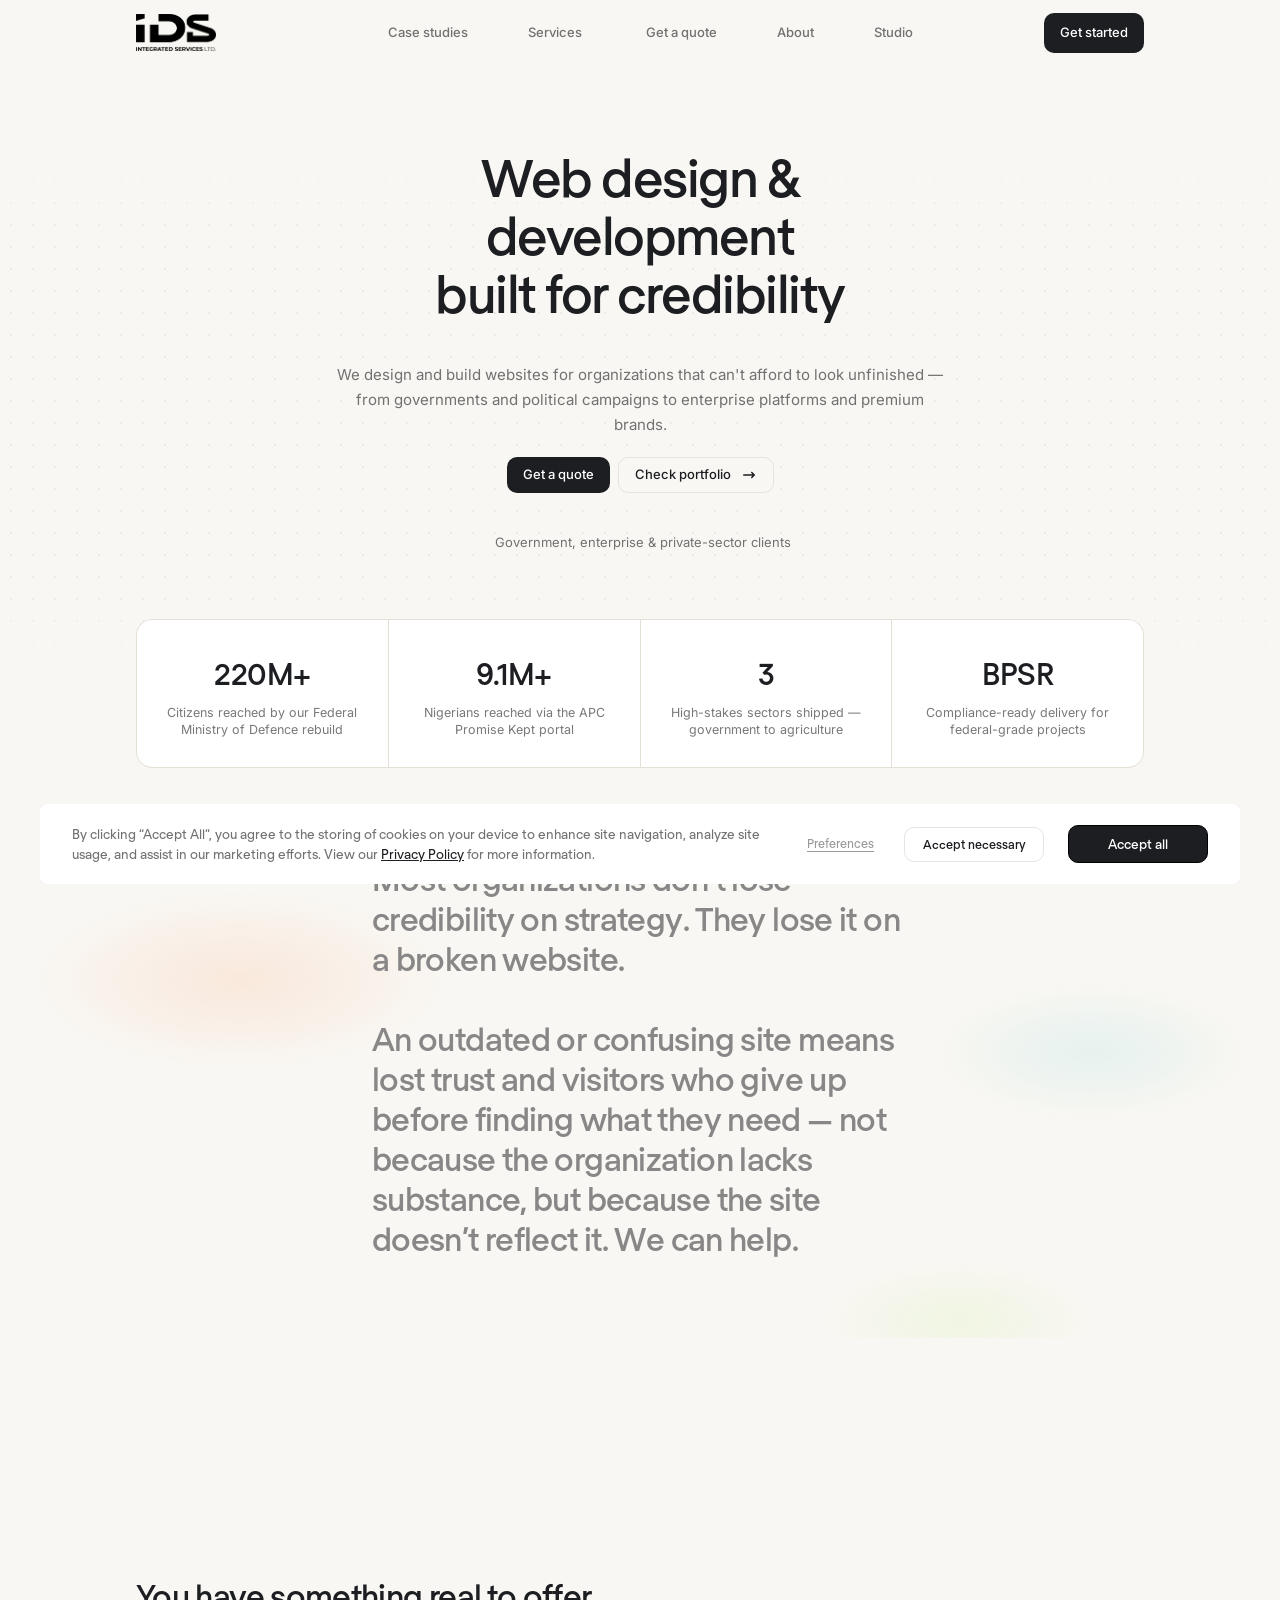
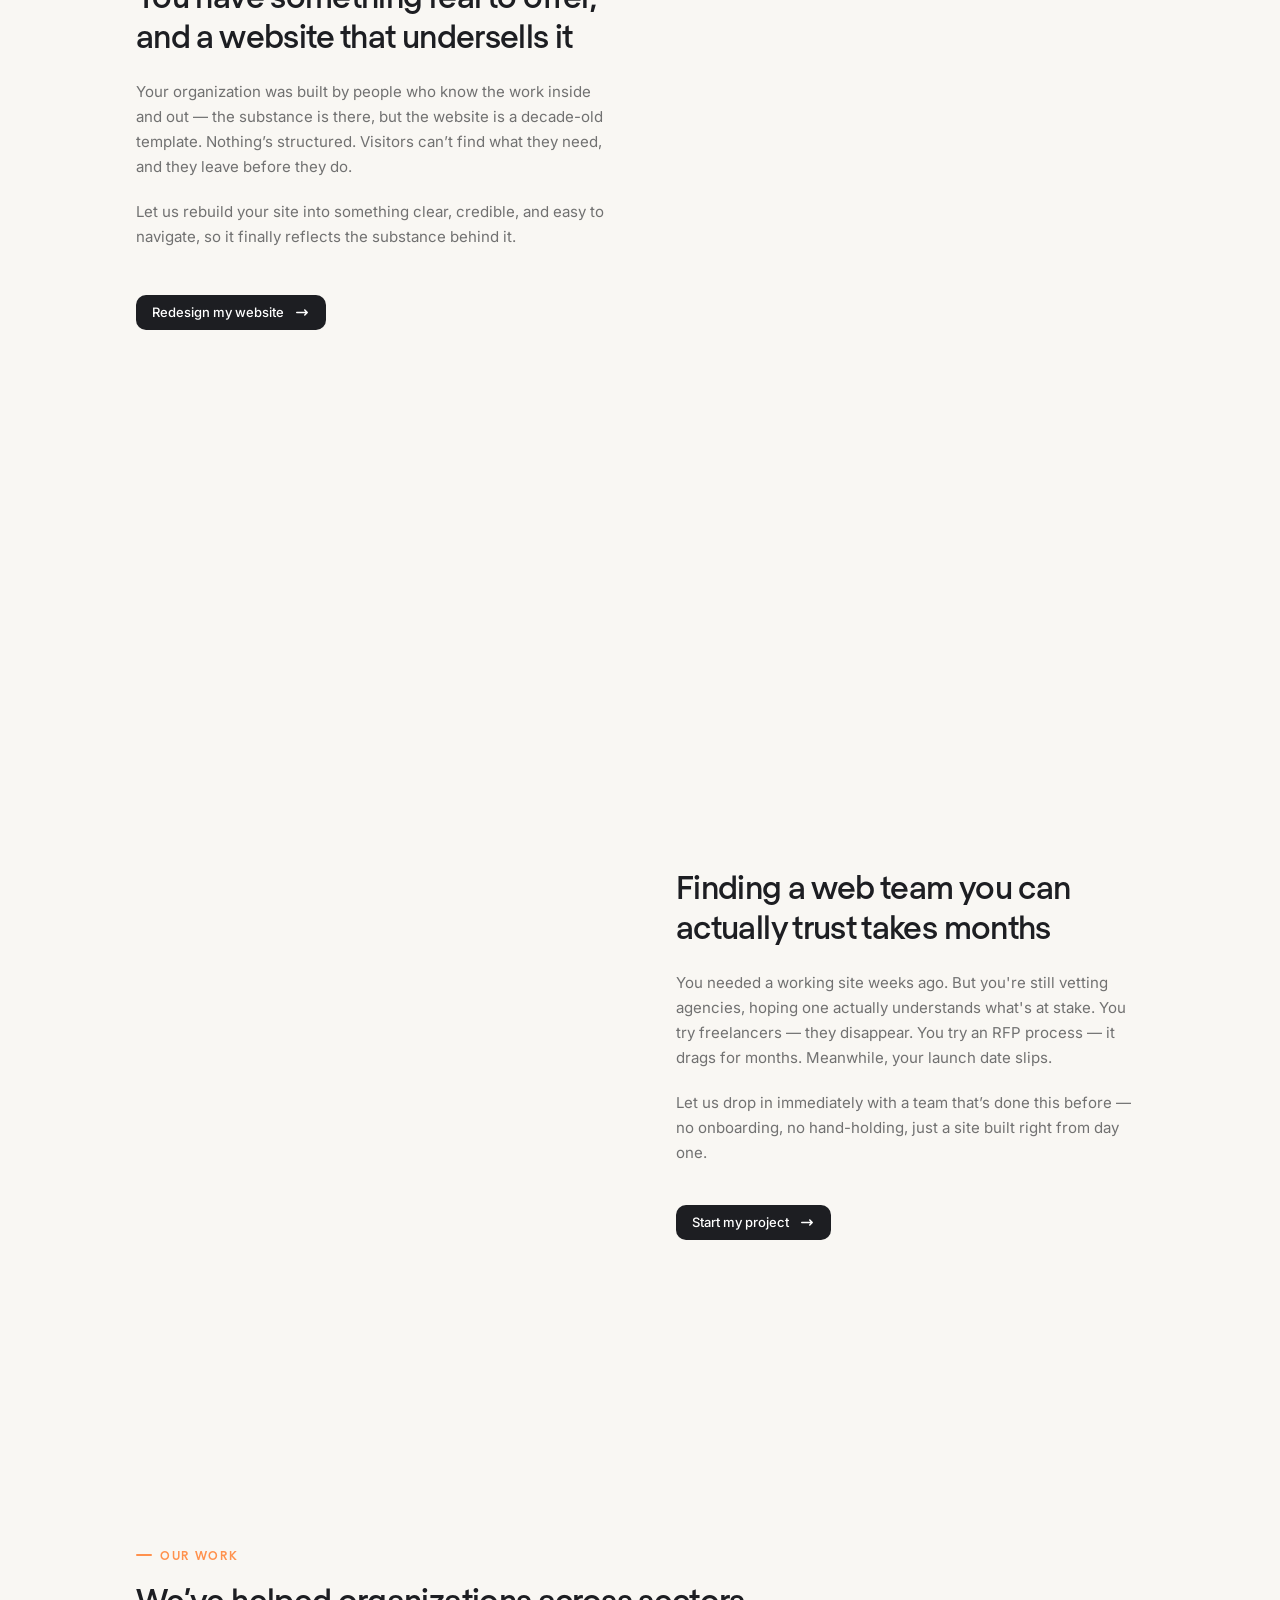
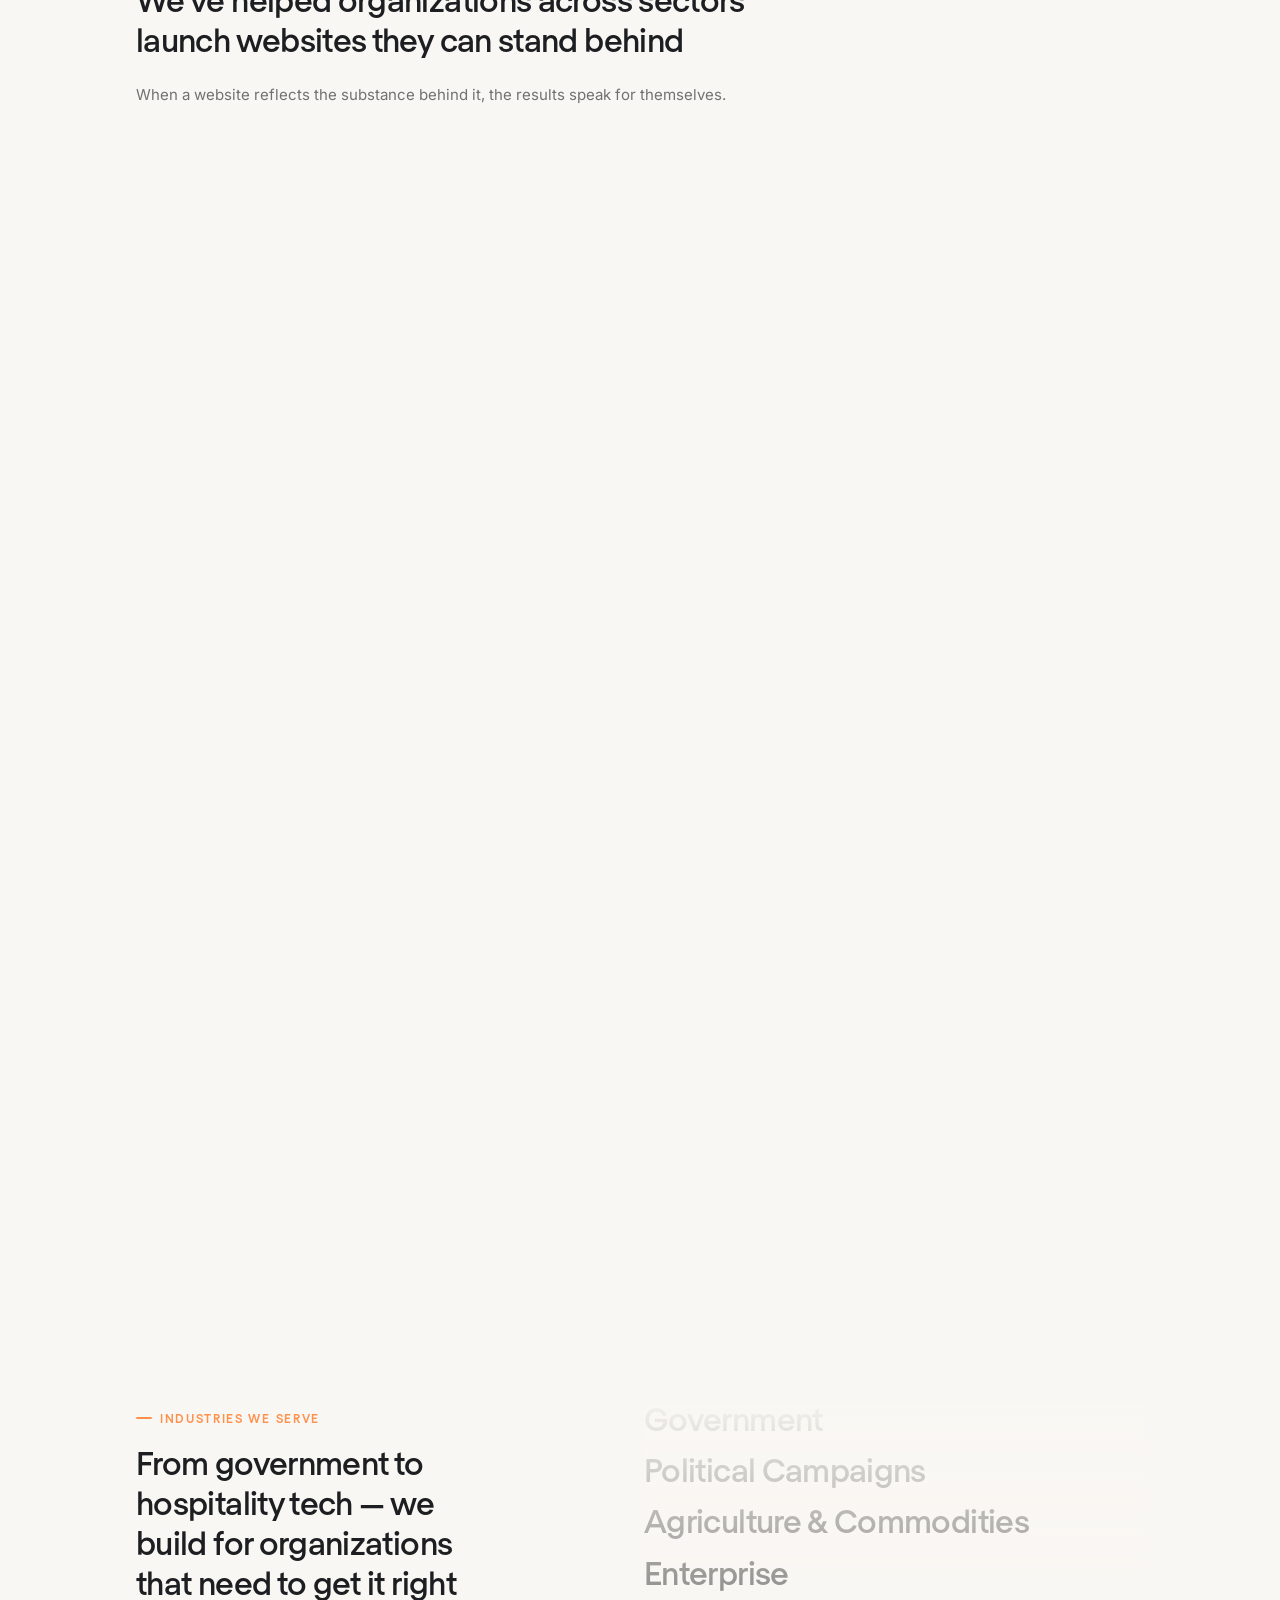
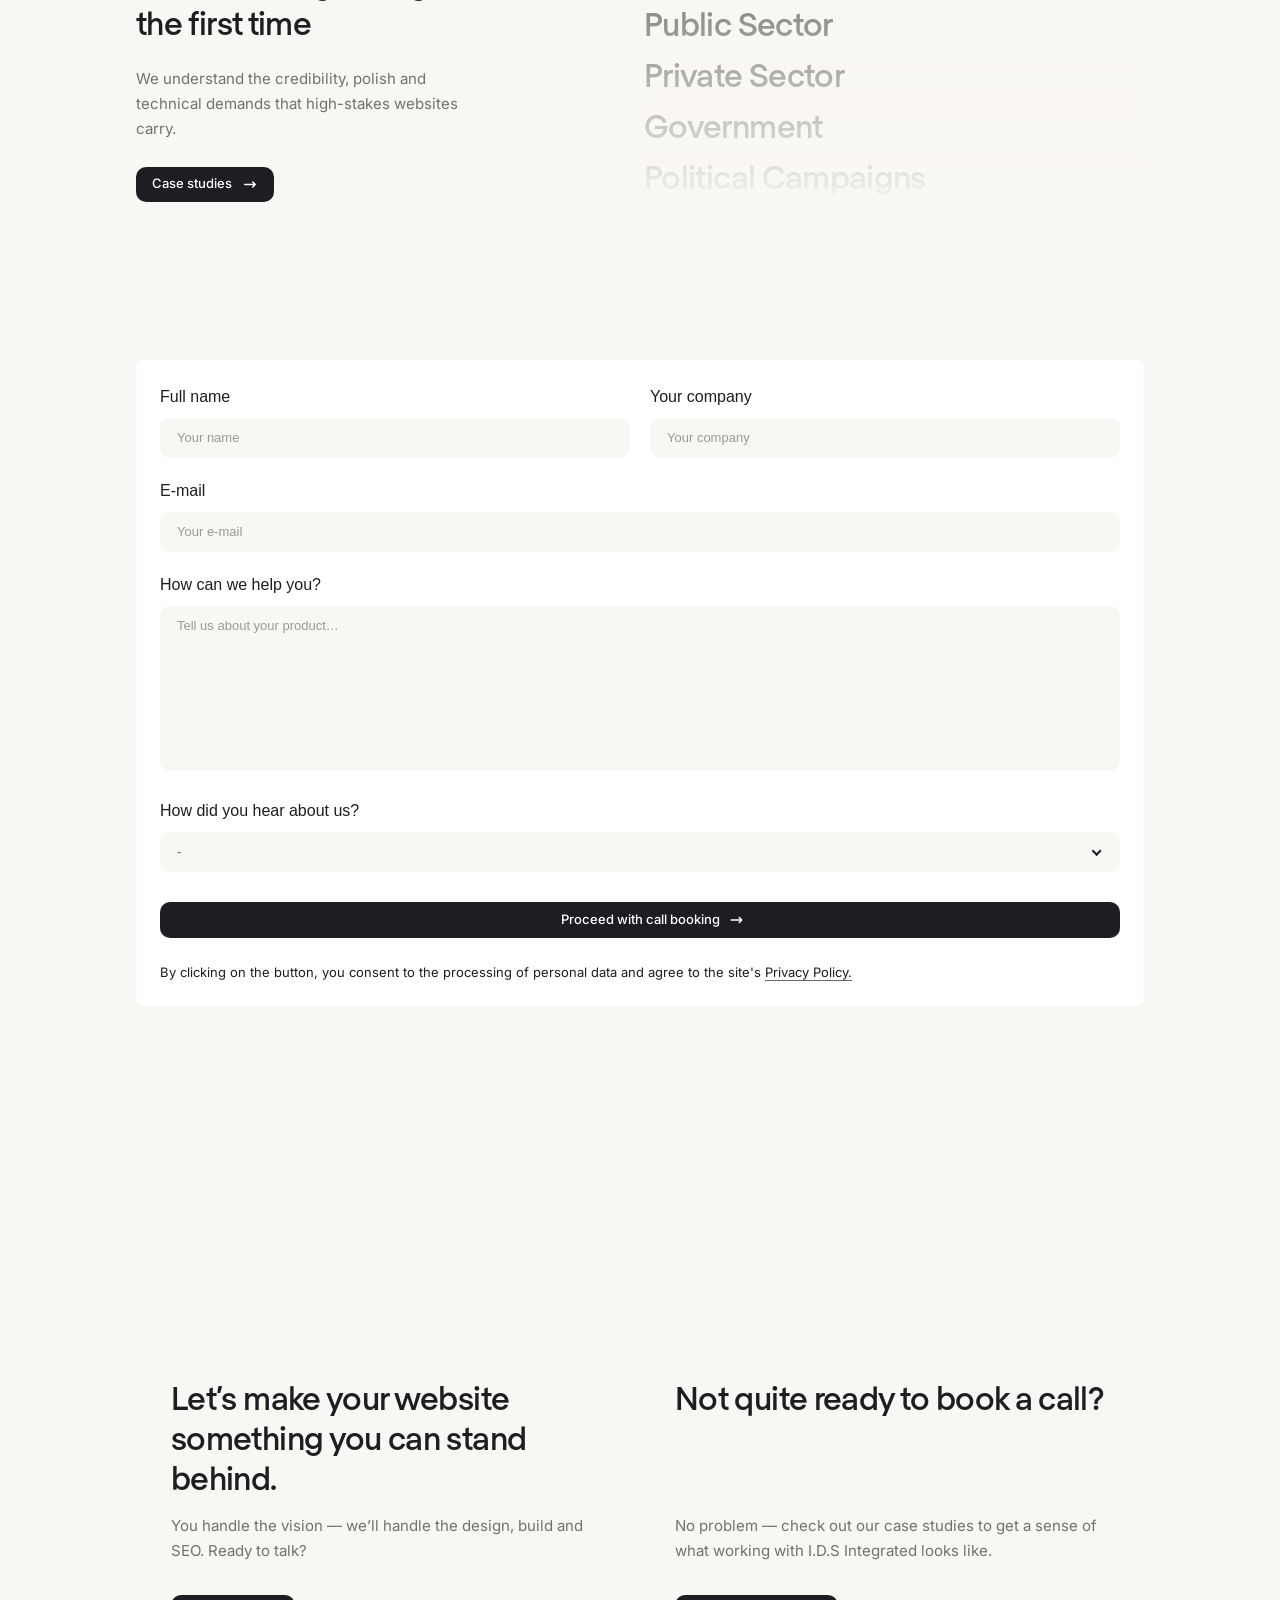
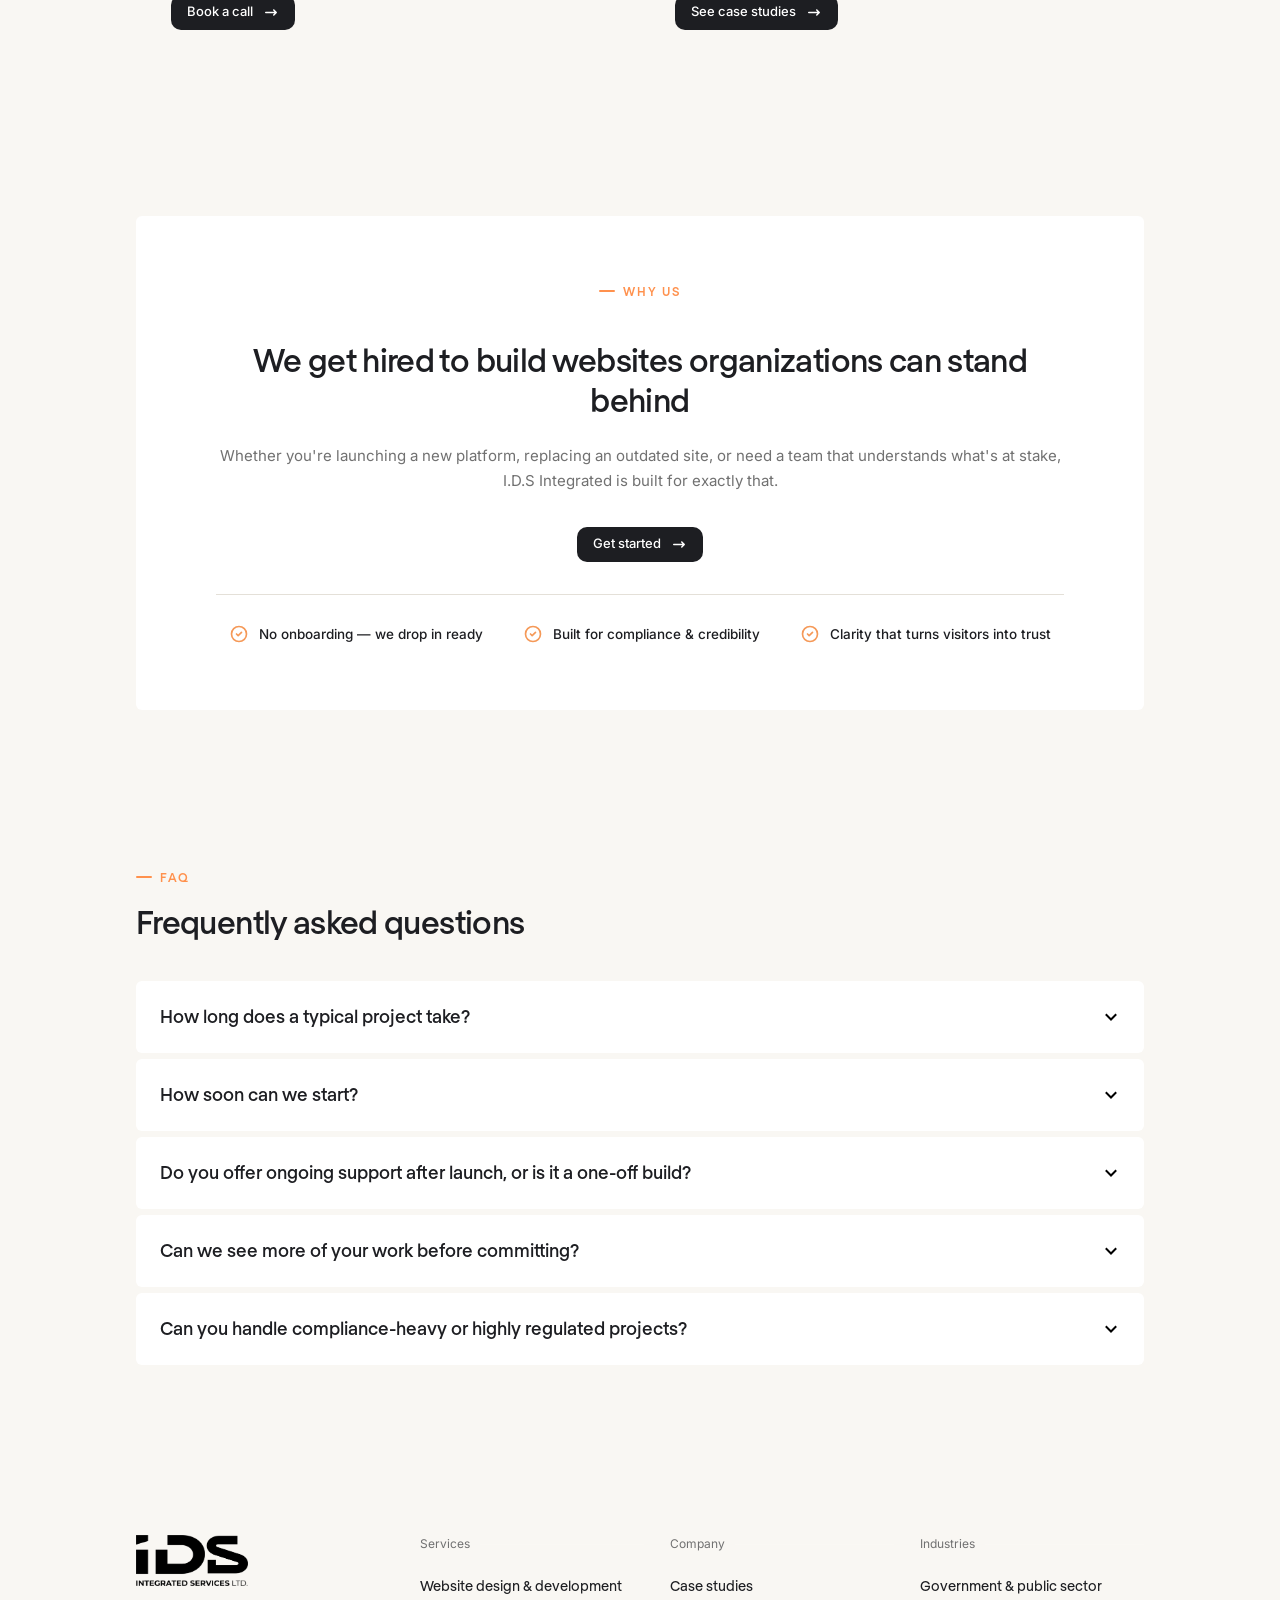
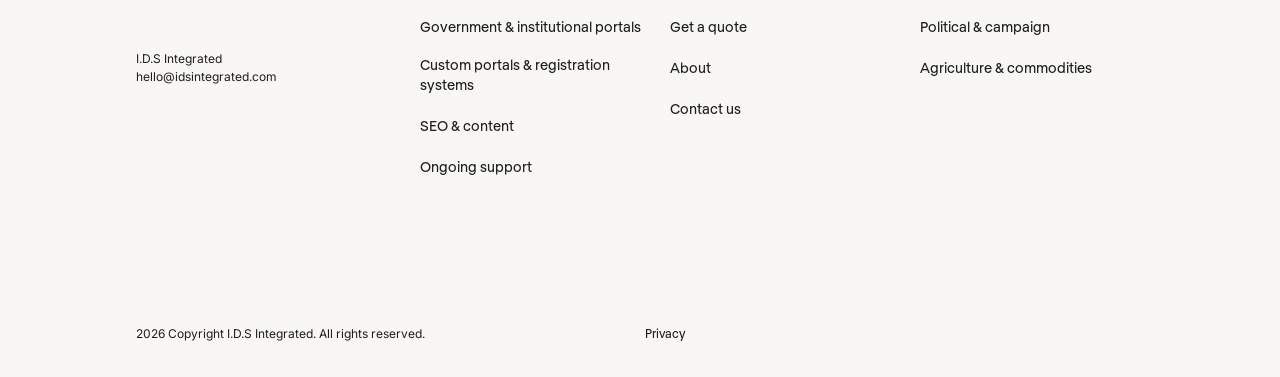
<file: index.html>
<!DOCTYPE html><html data-wf-domain="www.eleken.co" data-wf-page="641af8b49a2175511496830a" data-wf-site="5e8b3356a5a8f5321855bbe7" lang="en-US"><head><meta charset="utf-8"><link href="https://cdn.prod.website-files.com" rel="preconnect" crossorigin="anonymous"><title>Web Design &amp; Development Agency – I.D.S Integrated</title><meta content="I.D.S Integrated is a full-service web design, development &amp; SEO agency, building high-stakes websites for organizations that can't afford to look unfinished — from governments and campaigns to enterprise platforms and premium brands." name="description"><meta content="Web Design &amp; Development Agency – I.D.S Integrated" property="og:title"><meta content="I.D.S Integrated is a full-service web design, development &amp; SEO agency, building high-stakes websites for organizations that can't afford to look unfinished — from governments and campaigns to enterprise platforms and premium brands." property="og:description"><meta content="Web Design &amp; Development Agency – I.D.S Integrated" name="twitter:title"><meta content="I.D.S Integrated is a full-service web design, development &amp; SEO agency, building high-stakes websites for organizations that can't afford to look unfinished — from governments and campaigns to enterprise platforms and premium brands." name="twitter:description"><meta property="og:type" content="website"><meta content="summary_large_image" name="twitter:card"><meta content="width=device-width, initial-scale=1" name="viewport"><link href="assets/css/base.min.css" rel="stylesheet" type="text/css"><link href="assets/css/site.min.css" rel="stylesheet" type="text/css"><link href="assets/css/custom-polish.css" rel="stylesheet" type="text/css"><style>.cta{grid-template-columns:1fr!important;justify-items:center!important}.content.content-box-lg{align-items:center!important;text-align:center!important;padding-left:80px!important;padding-right:80px!important}@media screen and (max-width:767px){.content.content-box-lg{padding-left:23px!important;padding-right:23px!important}}</style><style>@media (min-width:992px) {html.w-mod-js:not(.w-mod-ix) [data-w-id="91e22e58-ddb7-a447-f767-4133813b0183"] {-webkit-transform:translate3d(0, 24px, 0) scale3d(1, 1, 1) rotateX(0) rotateY(0) rotateZ(0) skew(0, 0);-moz-transform:translate3d(0, 24px, 0) scale3d(1, 1, 1) rotateX(0) rotateY(0) rotateZ(0) skew(0, 0);-ms-transform:translate3d(0, 24px, 0) scale3d(1, 1, 1) rotateX(0) rotateY(0) rotateZ(0) skew(0, 0);transform:translate3d(0, 24px, 0) scale3d(1, 1, 1) rotateX(0) rotateY(0) rotateZ(0) skew(0, 0);opacity:0;}html.w-mod-js:not(.w-mod-ix) [data-w-id="91e22e58-ddb7-a447-f767-4133813b05b2"] {-webkit-transform:translate3d(0, 24px, 0) scale3d(1, 1, 1) rotateX(0) rotateY(0) rotateZ(0) skew(0, 0);-moz-transform:translate3d(0, 24px, 0) scale3d(1, 1, 1) rotateX(0) rotateY(0) rotateZ(0) skew(0, 0);-ms-transform:translate3d(0, 24px, 0) scale3d(1, 1, 1) rotateX(0) rotateY(0) rotateZ(0) skew(0, 0);transform:translate3d(0, 24px, 0) scale3d(1, 1, 1) rotateX(0) rotateY(0) rotateZ(0) skew(0, 0);opacity:0;}html.w-mod-js:not(.w-mod-ix) [data-w-id="91e22e58-ddb7-a447-f767-4133813b00b7"] {opacity:0;}html.w-mod-js:not(.w-mod-ix) [data-w-id="91e22e58-ddb7-a447-f767-4133813b00ba"] {opacity:0;}html.w-mod-js:not(.w-mod-ix) [data-w-id="91e22e58-ddb7-a447-f767-4133813b0144"] {-webkit-transform:translate3d(0, 24px, 0) scale3d(1, 1, 1) rotateX(0) rotateY(0) rotateZ(0) skew(0, 0);-moz-transform:translate3d(0, 24px, 0) scale3d(1, 1, 1) rotateX(0) rotateY(0) rotateZ(0) skew(0, 0);-ms-transform:translate3d(0, 24px, 0) scale3d(1, 1, 1) rotateX(0) rotateY(0) rotateZ(0) skew(0, 0);transform:translate3d(0, 24px, 0) scale3d(1, 1, 1) rotateX(0) rotateY(0) rotateZ(0) skew(0, 0);opacity:0;}html.w-mod-js:not(.w-mod-ix) [data-w-id="91e22e58-ddb7-a447-f767-4133813b0150"] {-webkit-transform:translate3d(0px, 0, 0) scale3d(1, 1, 1) rotateX(0) rotateY(0) rotateZ(0) skew(0, 0);-moz-transform:translate3d(0px, 0, 0) scale3d(1, 1, 1) rotateX(0) rotateY(0) rotateZ(0) skew(0, 0);-ms-transform:translate3d(0px, 0, 0) scale3d(1, 1, 1) rotateX(0) rotateY(0) rotateZ(0) skew(0, 0);transform:translate3d(0px, 0, 0) scale3d(1, 1, 1) rotateX(0) rotateY(0) rotateZ(0) skew(0, 0);}html.w-mod-js:not(.w-mod-ix) [data-w-id="91e22e58-ddb7-a447-f767-4133813b00bd"] {opacity:0;}html.w-mod-js:not(.w-mod-ix) [data-w-id="91e22e58-ddb7-a447-f767-4133813b00c0"] {opacity:0;}html.w-mod-js:not(.w-mod-ix) [data-w-id="91e22e58-ddb7-a447-f767-4133813b009f"] {opacity:0;}html.w-mod-js:not(.w-mod-ix) [data-w-id="91e22e58-ddb7-a447-f767-4133813b00a2"] {opacity:0;}html.w-mod-js:not(.w-mod-ix) [data-w-id="91e22e58-ddb7-a447-f767-4133813b018e"] {-webkit-transform:translate3d(0px, 0, 0) scale3d(1, 1, 1) rotateX(0) rotateY(0) rotateZ(0) skew(0, 0);-moz-transform:translate3d(0px, 0, 0) scale3d(1, 1, 1) rotateX(0) rotateY(0) rotateZ(0) skew(0, 0);-ms-transform:translate3d(0px, 0, 0) scale3d(1, 1, 1) rotateX(0) rotateY(0) rotateZ(0) skew(0, 0);transform:translate3d(0px, 0, 0) scale3d(1, 1, 1) rotateX(0) rotateY(0) rotateZ(0) skew(0, 0);}html.w-mod-js:not(.w-mod-ix) [data-w-id="91e22e58-ddb7-a447-f767-4133813b05be"] {-webkit-transform:translate3d(0px, 0, 0) scale3d(1, 1, 1) rotateX(0) rotateY(0) rotateZ(0) skew(0, 0);-moz-transform:translate3d(0px, 0, 0) scale3d(1, 1, 1) rotateX(0) rotateY(0) rotateZ(0) skew(0, 0);-ms-transform:translate3d(0px, 0, 0) scale3d(1, 1, 1) rotateX(0) rotateY(0) rotateZ(0) skew(0, 0);transform:translate3d(0px, 0, 0) scale3d(1, 1, 1) rotateX(0) rotateY(0) rotateZ(0) skew(0, 0);}html.w-mod-js:not(.w-mod-ix) [data-w-id="91e22e58-ddb7-a447-f767-4133813b00d5"] {opacity:0;}html.w-mod-js:not(.w-mod-ix) [data-w-id="91e22e58-ddb7-a447-f767-4133813b00d8"] {opacity:0;}html.w-mod-js:not(.w-mod-ix) [data-w-id="91e22e58-ddb7-a447-f767-4133813b00ab"] {opacity:0;}html.w-mod-js:not(.w-mod-ix) [data-w-id="91e22e58-ddb7-a447-f767-4133813b00ae"] {opacity:0;}html.w-mod-js:not(.w-mod-ix) [data-w-id="91e22e58-ddb7-a447-f767-4133813b00f9"] {opacity:0;}html.w-mod-js:not(.w-mod-ix) [data-w-id="91e22e58-ddb7-a447-f767-4133813b00fc"] {opacity:0;}html.w-mod-js:not(.w-mod-ix) [data-w-id="91e22e58-ddb7-a447-f767-4133813b0168"] {-webkit-transform:translate3d(0px, 0, 0) scale3d(1, 1, 1) rotateX(0) rotateY(0) rotateZ(0) skew(0, 0);-moz-transform:translate3d(0px, 0, 0) scale3d(1, 1, 1) rotateX(0) rotateY(0) rotateZ(0) skew(0, 0);-ms-transform:translate3d(0px, 0, 0) scale3d(1, 1, 1) rotateX(0) rotateY(0) rotateZ(0) skew(0, 0);transform:translate3d(0px, 0, 0) scale3d(1, 1, 1) rotateX(0) rotateY(0) rotateZ(0) skew(0, 0);}html.w-mod-js:not(.w-mod-ix) [data-w-id="91e22e58-ddb7-a447-f767-4133813b015a"] {-webkit-transform:translate3d(0, 24px, 0) scale3d(1, 1, 1) rotateX(0) rotateY(0) rotateZ(0) skew(0, 0);-moz-transform:translate3d(0, 24px, 0) scale3d(1, 1, 1) rotateX(0) rotateY(0) rotateZ(0) skew(0, 0);-ms-transform:translate3d(0, 24px, 0) scale3d(1, 1, 1) rotateX(0) rotateY(0) rotateZ(0) skew(0, 0);transform:translate3d(0, 24px, 0) scale3d(1, 1, 1) rotateX(0) rotateY(0) rotateZ(0) skew(0, 0);opacity:0;}html.w-mod-js:not(.w-mod-ix) [data-w-id="91e22e58-ddb7-a447-f767-4133813b04df"] {-webkit-transform:translate3d(0px, 0, 0) scale3d(1, 1, 1) rotateX(0) rotateY(0) rotateZ(0) skew(0, 0);-moz-transform:translate3d(0px, 0, 0) scale3d(1, 1, 1) rotateX(0) rotateY(0) rotateZ(0) skew(0, 0);-ms-transform:translate3d(0px, 0, 0) scale3d(1, 1, 1) rotateX(0) rotateY(0) rotateZ(0) skew(0, 0);transform:translate3d(0px, 0, 0) scale3d(1, 1, 1) rotateX(0) rotateY(0) rotateZ(0) skew(0, 0);}html.w-mod-js:not(.w-mod-ix) [data-w-id="91e22e58-ddb7-a447-f767-4133813b04b1"] {-webkit-transform:translate3d(0, 24px, 0) scale3d(1, 1, 1) rotateX(0) rotateY(0) rotateZ(0) skew(0, 0);-moz-transform:translate3d(0, 24px, 0) scale3d(1, 1, 1) rotateX(0) rotateY(0) rotateZ(0) skew(0, 0);-ms-transform:translate3d(0, 24px, 0) scale3d(1, 1, 1) rotateX(0) rotateY(0) rotateZ(0) skew(0, 0);transform:translate3d(0, 24px, 0) scale3d(1, 1, 1) rotateX(0) rotateY(0) rotateZ(0) skew(0, 0);opacity:0;}html.w-mod-js:not(.w-mod-ix) [data-w-id="91e22e58-ddb7-a447-f767-4133813b0087"] {opacity:0;}html.w-mod-js:not(.w-mod-ix) [data-w-id="91e22e58-ddb7-a447-f767-4133813b008a"] {opacity:0;}html.w-mod-js:not(.w-mod-ix) [data-w-id="91e22e58-ddb7-a447-f767-4133813b0178"] {-webkit-transform:translate3d(0, 24px, 0) scale3d(1, 1, 1) rotateX(0) rotateY(0) rotateZ(0) skew(0, 0);-moz-transform:translate3d(0, 24px, 0) scale3d(1, 1, 1) rotateX(0) rotateY(0) rotateZ(0) skew(0, 0);-ms-transform:translate3d(0, 24px, 0) scale3d(1, 1, 1) rotateX(0) rotateY(0) rotateZ(0) skew(0, 0);transform:translate3d(0, 24px, 0) scale3d(1, 1, 1) rotateX(0) rotateY(0) rotateZ(0) skew(0, 0);opacity:0;}html.w-mod-js:not(.w-mod-ix) [data-w-id="91e22e58-ddb7-a447-f767-4133813b00f3"] {opacity:0;}html.w-mod-js:not(.w-mod-ix) [data-w-id="91e22e58-ddb7-a447-f767-4133813b00f6"] {opacity:0;}html.w-mod-js:not(.w-mod-ix) [data-w-id="91e22e58-ddb7-a447-f767-4133813b05ca"] {-webkit-transform:translate3d(0px, 0, 0) scale3d(1, 1, 1) rotateX(0) rotateY(0) rotateZ(0) skew(0, 0);-moz-transform:translate3d(0px, 0, 0) scale3d(1, 1, 1) rotateX(0) rotateY(0) rotateZ(0) skew(0, 0);-ms-transform:translate3d(0px, 0, 0) scale3d(1, 1, 1) rotateX(0) rotateY(0) rotateZ(0) skew(0, 0);transform:translate3d(0px, 0, 0) scale3d(1, 1, 1) rotateX(0) rotateY(0) rotateZ(0) skew(0, 0);}html.w-mod-js:not(.w-mod-ix) [data-w-id="91e22e58-ddb7-a447-f767-4133813b00c9"] {opacity:0;}html.w-mod-js:not(.w-mod-ix) [data-w-id="91e22e58-ddb7-a447-f767-4133813b00cc"] {opacity:0;}html.w-mod-js:not(.w-mod-ix) [data-w-id="91e22e58-ddb7-a447-f767-4133813b0081"] {opacity:0;}html.w-mod-js:not(.w-mod-ix) [data-w-id="91e22e58-ddb7-a447-f767-4133813b0084"] {opacity:0;}html.w-mod-js:not(.w-mod-ix) [data-w-id="91e22e58-ddb7-a447-f767-4133813b008d"] {opacity:0;}html.w-mod-js:not(.w-mod-ix) [data-w-id="91e22e58-ddb7-a447-f767-4133813b0090"] {opacity:0;}html.w-mod-js:not(.w-mod-ix) [data-w-id="91e22e58-ddb7-a447-f767-4133813b00e7"] {opacity:0;}html.w-mod-js:not(.w-mod-ix) [data-w-id="91e22e58-ddb7-a447-f767-4133813b00ea"] {opacity:0;}html.w-mod-js:not(.w-mod-ix) [data-w-id="91e22e58-ddb7-a447-f767-4133813b00cf"] {opacity:0;}html.w-mod-js:not(.w-mod-ix) [data-w-id="91e22e58-ddb7-a447-f767-4133813b00d2"] {opacity:0;}html.w-mod-js:not(.w-mod-ix) [data-w-id="91e22e58-ddb7-a447-f767-4133813b0093"] {opacity:0;}html.w-mod-js:not(.w-mod-ix) [data-w-id="91e22e58-ddb7-a447-f767-4133813b0096"] {opacity:0;}html.w-mod-js:not(.w-mod-ix) [data-w-id="91e22e58-ddb7-a447-f767-4133813b00db"] {opacity:0;}html.w-mod-js:not(.w-mod-ix) [data-w-id="91e22e58-ddb7-a447-f767-4133813b00de"] {opacity:0;}html.w-mod-js:not(.w-mod-ix) [data-w-id="91e22e58-ddb7-a447-f767-4133813b0072"] {-webkit-transform:translate3d(0px, 0, 0) scale3d(1, 1, 1) rotateX(0) rotateY(0) rotateZ(0) skew(0, 0);-moz-transform:translate3d(0px, 0, 0) scale3d(1, 1, 1) rotateX(0) rotateY(0) rotateZ(0) skew(0, 0);-ms-transform:translate3d(0px, 0, 0) scale3d(1, 1, 1) rotateX(0) rotateY(0) rotateZ(0) skew(0, 0);transform:translate3d(0px, 0, 0) scale3d(1, 1, 1) rotateX(0) rotateY(0) rotateZ(0) skew(0, 0);}html.w-mod-js:not(.w-mod-ix) [data-w-id="91e22e58-ddb7-a447-f767-4133813b00c3"] {opacity:0;}html.w-mod-js:not(.w-mod-ix) [data-w-id="91e22e58-ddb7-a447-f767-4133813b00c6"] {opacity:0;}html.w-mod-js:not(.w-mod-ix) [data-w-id="91e22e58-ddb7-a447-f767-4133813b00e1"] {opacity:0;}html.w-mod-js:not(.w-mod-ix) [data-w-id="91e22e58-ddb7-a447-f767-4133813b00e4"] {opacity:0;}html.w-mod-js:not(.w-mod-ix) [data-w-id="91e22e58-ddb7-a447-f767-4133813b0177"] {-webkit-transform:translate3d(0px, 0, 0) scale3d(1, 1, 1) rotateX(0) rotateY(0) rotateZ(0) skew(0, 0);-moz-transform:translate3d(0px, 0, 0) scale3d(1, 1, 1) rotateX(0) rotateY(0) rotateZ(0) skew(0, 0);-ms-transform:translate3d(0px, 0, 0) scale3d(1, 1, 1) rotateX(0) rotateY(0) rotateZ(0) skew(0, 0);transform:translate3d(0px, 0, 0) scale3d(1, 1, 1) rotateX(0) rotateY(0) rotateZ(0) skew(0, 0);}html.w-mod-js:not(.w-mod-ix) [data-w-id="91e22e58-ddb7-a447-f767-4133813b00b1"] {opacity:0;}html.w-mod-js:not(.w-mod-ix) [data-w-id="91e22e58-ddb7-a447-f767-4133813b00b4"] {opacity:0;}html.w-mod-js:not(.w-mod-ix) [data-w-id="91e22e58-ddb7-a447-f767-4133813b0099"] {opacity:0;}html.w-mod-js:not(.w-mod-ix) [data-w-id="91e22e58-ddb7-a447-f767-4133813b009c"] {opacity:0;}html.w-mod-js:not(.w-mod-ix) [data-w-id="91e22e58-ddb7-a447-f767-4133813b00a5"] {opacity:0;}html.w-mod-js:not(.w-mod-ix) [data-w-id="91e22e58-ddb7-a447-f767-4133813b00a8"] {opacity:0;}html.w-mod-js:not(.w-mod-ix) [data-w-id="91e22e58-ddb7-a447-f767-4133813b00ed"] {opacity:0;}html.w-mod-js:not(.w-mod-ix) [data-w-id="91e22e58-ddb7-a447-f767-4133813b00f0"] {opacity:0;}html.w-mod-js:not(.w-mod-ix) [data-w-id="3f6314a8-7b16-4017-0628-8ad34868bce1"] {-webkit-transform:translate3d(0, 0, 0) scale3d(1, 1, 1) rotateX(0) rotateY(0) rotateZ(0) skew(0, 0);-moz-transform:translate3d(0, 0, 0) scale3d(1, 1, 1) rotateX(0) rotateY(0) rotateZ(0) skew(0, 0);-ms-transform:translate3d(0, 0, 0) scale3d(1, 1, 1) rotateX(0) rotateY(0) rotateZ(0) skew(0, 0);transform:translate3d(0, 0, 0) scale3d(1, 1, 1) rotateX(0) rotateY(0) rotateZ(0) skew(0, 0);}html.w-mod-js:not(.w-mod-ix) [data-w-id="5a8da006-9305-b73e-1d50-06e16fa798e4"] {-webkit-transform:translate3d(0px, 0, 0) scale3d(1, 1, 1) rotateX(0) rotateY(0) rotateZ(0) skew(0, 0);-moz-transform:translate3d(0px, 0, 0) scale3d(1, 1, 1) rotateX(0) rotateY(0) rotateZ(0) skew(0, 0);-ms-transform:translate3d(0px, 0, 0) scale3d(1, 1, 1) rotateX(0) rotateY(0) rotateZ(0) skew(0, 0);transform:translate3d(0px, 0, 0) scale3d(1, 1, 1) rotateX(0) rotateY(0) rotateZ(0) skew(0, 0);}html.w-mod-js:not(.w-mod-ix) [data-w-id="9f32489c-5159-738a-a393-21bb120b4cb5"] {-webkit-transform:translate3d(0, 24px, 0) scale3d(1, 1, 1) rotateX(0) rotateY(0) rotateZ(0) skew(0, 0);-moz-transform:translate3d(0, 24px, 0) scale3d(1, 1, 1) rotateX(0) rotateY(0) rotateZ(0) skew(0, 0);-ms-transform:translate3d(0, 24px, 0) scale3d(1, 1, 1) rotateX(0) rotateY(0) rotateZ(0) skew(0, 0);transform:translate3d(0, 24px, 0) scale3d(1, 1, 1) rotateX(0) rotateY(0) rotateZ(0) skew(0, 0);opacity:0;}html.w-mod-js:not(.w-mod-ix) [data-w-id="cfc28328-8d73-4b4b-7937-b67fb9b86fa4"] {-webkit-transform:translate3d(0px, 0, 0) scale3d(1, 1, 1) rotateX(0) rotateY(0) rotateZ(0) skew(0, 0);-moz-transform:translate3d(0px, 0, 0) scale3d(1, 1, 1) rotateX(0) rotateY(0) rotateZ(0) skew(0, 0);-ms-transform:translate3d(0px, 0, 0) scale3d(1, 1, 1) rotateX(0) rotateY(0) rotateZ(0) skew(0, 0);transform:translate3d(0px, 0, 0) scale3d(1, 1, 1) rotateX(0) rotateY(0) rotateZ(0) skew(0, 0);}html.w-mod-js:not(.w-mod-ix) [data-w-id="91e22e58-ddb7-a447-f767-4133813b0139"] {-webkit-transform:translate3d(0, 24px, 0) scale3d(1, 1, 1) rotateX(0) rotateY(0) rotateZ(0) skew(0, 0);-moz-transform:translate3d(0, 24px, 0) scale3d(1, 1, 1) rotateX(0) rotateY(0) rotateZ(0) skew(0, 0);-ms-transform:translate3d(0, 24px, 0) scale3d(1, 1, 1) rotateX(0) rotateY(0) rotateZ(0) skew(0, 0);transform:translate3d(0, 24px, 0) scale3d(1, 1, 1) rotateX(0) rotateY(0) rotateZ(0) skew(0, 0);opacity:0;}html.w-mod-js:not(.w-mod-ix) [data-w-id="1bdfef42-2666-3055-59f7-0ff482ddf922"] {-webkit-transform:translate3d(0, 24px, 0) scale3d(1, 1, 1) rotateX(0) rotateY(0) rotateZ(0) skew(0, 0);-moz-transform:translate3d(0, 24px, 0) scale3d(1, 1, 1) rotateX(0) rotateY(0) rotateZ(0) skew(0, 0);-ms-transform:translate3d(0, 24px, 0) scale3d(1, 1, 1) rotateX(0) rotateY(0) rotateZ(0) skew(0, 0);transform:translate3d(0, 24px, 0) scale3d(1, 1, 1) rotateX(0) rotateY(0) rotateZ(0) skew(0, 0);opacity:0;}}@media (max-width:767px) and (min-width:480px) {html.w-mod-js:not(.w-mod-ix) [data-w-id="91e22e58-ddb7-a447-f767-4133813b0183"] {-webkit-transform:translate3d(0, 24px, 0) scale3d(1, 1, 1) rotateX(0) rotateY(0) rotateZ(0) skew(0, 0);-moz-transform:translate3d(0, 24px, 0) scale3d(1, 1, 1) rotateX(0) rotateY(0) rotateZ(0) skew(0, 0);-ms-transform:translate3d(0, 24px, 0) scale3d(1, 1, 1) rotateX(0) rotateY(0) rotateZ(0) skew(0, 0);transform:translate3d(0, 24px, 0) scale3d(1, 1, 1) rotateX(0) rotateY(0) rotateZ(0) skew(0, 0);opacity:0;}html.w-mod-js:not(.w-mod-ix) [data-w-id="91e22e58-ddb7-a447-f767-4133813b05b2"] {-webkit-transform:translate3d(0, 24px, 0) scale3d(1, 1, 1) rotateX(0) rotateY(0) rotateZ(0) skew(0, 0);-moz-transform:translate3d(0, 24px, 0) scale3d(1, 1, 1) rotateX(0) rotateY(0) rotateZ(0) skew(0, 0);-ms-transform:translate3d(0, 24px, 0) scale3d(1, 1, 1) rotateX(0) rotateY(0) rotateZ(0) skew(0, 0);transform:translate3d(0, 24px, 0) scale3d(1, 1, 1) rotateX(0) rotateY(0) rotateZ(0) skew(0, 0);opacity:0;}}</style><script type="text/javascript">!function(o,c){var n=c.documentElement,t=" w-mod-";n.className+=t+"js",("ontouchstart"in o||o.DocumentTouch&&c instanceof DocumentTouch)&&(n.className+=t+"touch")}(window,document);</script><link href="assets/img/favicon.png" rel="shortcut icon" type="image/png"><link href="assets/img/favicon.png" rel="apple-touch-icon">






<style>  
body {
  -moz-osx-font-smoothing: antialiased;
  -webkit-font-smoothing: antialiased;
  font-optical-sizing: none;
}
  
.nav-dropdown-toggle.w--open {
  justify-content: space-between;
  align-items: center;
}


@media screen and (max-width: 767px) {
    .nav-menu.nav-mod {
        height: calc(100vh - 72px) !important;
    }
}
</style>




<link rel="stylesheet" type="text/css" href="assets/css/slick.css">

<script type="application/ld+json">
{
  "@context": "https://schema.org",
  "@graph": [
    {
      "@type": "Organization",
      "@id": "https://idsintegrated.com/#organization",
      "name": "I.D.S Integrated",
      "email": "hello@idsintegrated.com",
      "logo": {
        "@type": "ImageObject",
        "url": "assets/img/ids-logo.png"
      }
    }
  ]
}
</script>

<style>
  .slick-slide[aria-hidden="true"] { pointer-events: none; }
</style>

<style>
.tabs-menu.w-tab-menu{
  overflow-x:auto;
  -webkit-overflow-scrolling:touch;
}
.tabs-menu.w-tab-menu:focus{
  outline:2px solid currentColor;
  outline-offset:2px;
}

.w-tab-link:focus-visible{
  outline:2px solid currentColor;
  outline-offset:2px;
}

.tabs-menu.arrows[role="presentation"]{
  overflow: visible !important;
  max-height: none !important;
}
 /* =========================================================
   Case slider — dots rebuilt from scratch (stable pointer)
   ========================================================= */

    :root {
      --dot-active: #F59958;
      --dot-inactive: #E4E4E7;
      --dot-height: 3px;

      --dot-hover-inc: 2px;

      --dot-radius: 999px;
      --dot-gap: 20px;
      --li-hit: 20px;

      --dot-progress: 4000ms;

    }

    .case-section * {
      outline: none;
      -webkit-tap-highlight-color: transparent;
    }

    /* ---------------------------
   Dots container
   --------------------------- */
    .slider-case-dots-left {
      position: relative;
      z-index: 5;
    }

    .slider-case-dots-left .slick-dots {
      display: flex !important;
      flex-direction: row;
      align-items: center;
      width: 100%;
      gap: var(--dot-gap);
      list-style: none;
      padding: 0;
      margin: 40px 0 0;
      position: relative;
      z-index: 10;

      user-select: none;
      pointer-events: auto;
    }


    .slider-case-dots-left .slick-dots>li {
      display: flex;
      align-items: center;

      flex: 1 1 0%;
      min-width: 0;
      min-height: var(--li-hit);
      padding: 0;
      margin: 0;
      box-sizing: border-box;
      cursor: pointer;
      position: relative;
    }


    .slider-case-dots-left .slick-dots>li>button {
      display: none !important;
    }


    .slider-case-dots-left .slick-dots .my-dot {
      position: relative;
      width: 100%;
      height: var(--dot-height);
      background: var(--dot-inactive);
      border-radius: var(--dot-radius);
      opacity: .6;
      overflow: hidden;

      transition: height .15s ease, opacity .15s ease;
      will-change: height, opacity;
      pointer-events: auto;

      cursor: pointer !important;
    }


    .slider-case-dots-left .slick-dots .my-dot::before {
      content: "";
      position: absolute;
      left: 0;
      right: 0;
      top: 50%;
      height: var(--li-hit);
      transform: translateY(-50%);
    }


    .slider-case-dots-left .slick-dots li.slick-active .my-dot {
      opacity: 1;
    }


    .slider-case-dots-left .slick-dots .my-dot .my-fill {
      position: absolute;
      inset: 0;
      transform-origin: left center;
      transform: scaleX(0);
      background: var(--dot-active);
      border-radius: inherit;
      transition: transform var(--dot-progress) linear;
      will-change: transform;
      pointer-events: none;
    }


    .slider-case-dots-left .slick-dots li.slick-active .my-fill {
      transform: scaleX(1);
    }


    .slider-case-dots-left .slick-dots>li:hover .my-dot{
      height: calc(var(--dot-height) + var(--dot-hover-inc));
      opacity: 1;
    }


    .slider-case-dots-left .slick-dots>li *,
    .slider-case-dots-left .slick-dots>li {
      cursor: pointer !important;
    }


    .slider-case-dots-left .slick-dots>li[style] {
      cursor: pointer !important;
    }


    .slider-case-dots-left .slick-dots {
      flex-wrap: nowrap;
    }
    

.slider-case-dots-left .slick-dots > li {
  transition: width 360ms cubic-bezier(.22,.61,.36,1);
  will-change: width;
}


.slider-case-dots-left .slick-dots.no-anim > li {
  transition: none !important;
}


    @media (max-width: 480px) {
      .slider-case-dots-left .slick-dots {
        gap: 10px;
      }
    }

    /* ---------------------------
   Слайдери: дрібні хардени
   --------------------------- */


    .slider-case .slick-slide,
    .slider-case .slick-slide:focus,
    .slider-case-item,
    .slider-case-item:focus,
    .slider-case-images .slick-slide,
    .slider-case-images .slick-slide:focus,
    .slider-case-item a:focus,
    .slider-case-images a:focus {
      outline: none !important;
      box-shadow: none !important;
    }


    .slider-case-images .slick-slide {
      transition: opacity .7s linear;
    }

    .slider-case-images .slick-slide[aria-hidden="true"] {
      pointer-events: none !important;
    }


    .slider-case-images .slick-list::after,
    .slider-case-images .slick-track::after {
      pointer-events: none !important;
    }
/*SLick end*/


[data-hover-area]  {
  cursor: none;
}

[data-mouse-point] {
  opacity: 0;
  transform: translate(-50%, -50%) scale(0);
  transition: opacity 0.2s ease, transform 0.2s ease;
  pointer-events: none;
}
[data-mouse-point].visible {
  opacity: 1;
  transform: translate(-50%, -50%) scale(1);
}

.slick-list, .slick-track {
	height: 100%;
}


.animated-text-item { display: block; }
.word { display:inline-block; white-space:nowrap; }
.space { white-space:pre; }
.letter { display:inline-block; color: #888686; transition:color .3s cubic-bezier(.4,0,.2,1); }
.letter.active { color: #000; }


.w-slider-dot {
	background-color: #eae8e4;
  width: 9px;
  height: 9px;
  margin: 0;
}
.w-slider-dot.w-active {
	background-color: #b5b1a9;
}


.form-input::placeholder { color: #ADAAA4; font-size: 13px; line-height: 18px; }
.form-input::-webkit-input-placeholder { color: #ADAAA4; font-size: 13px; line-height: 18px; }
.form-input::-moz-placeholder { color: #ADAAA4; font-size: 13px; line-height: 18px; }
.form-input:-ms-input-placeholder { color: #ADAAA4; font-size: 13px; line-height: 18px; }
.form-input::-ms-input-placeholder { color: #ADAAA4; font-size: 13px; line-height: 18px; }
</style>

<style>
:root {
	--list-bg-color: #f9f7f3;
  --list-text-color: #615d55;
  --select-field-arrow-color: #1D1E22;
  --border-color-active: #f9f7f3;
  --border-color-hover: #6A6868;
  --list-item-bg-color: #e6e4e0;
  
  --select-field-padding-left: 12px;
  --select-field-padding-right: 12px;
  --list-padding-top-bottom: 15;
  --list-max-height: auto;
  --list-min-width: 100%;
  --list-item-padding-left: 16px; 
  --list-item-padding-right: 16px;
  --list-item-min-height: 28px;
  --list-item-line-height: 28px;
}




.nice-select {
  -webkit-tap-highlight-color: transparent;
  box-sizing: border-box;
  clear: both;
  padding-left: var(--select-field-padding-left);
  padding-right: var(--select-field-padding-right);
  position: relative;
  text-align: left !important;
  -webkit-transition: all 0.2s ease-in-out;
  transition: all 0.2s ease-in-out;
  -webkit-user-select: none;
     -moz-user-select: none;
      -ms-user-select: none;
          user-select: none;
  white-space: nowrap; 
}


.nice-select:hover {
  border-color: var(--border-color-hover); 
}


.nice-select:active, .nice-select.open, .nice-select:focus {
  border-color: var(--border-color-active);
}


.nice-select:after {
  border-bottom: 2px solid var(--select-field-arrow-color);
  border-right: 2px solid var(--select-field-arrow-color);
  content: '';
  display: block;
  height: 5px;
  margin-top: -4px;
  pointer-events: none;
  position: absolute;
  right: 20px;
  top: 50%;
  -webkit-transform-origin: 66% 66%;
  -ms-transform-origin: 66% 66%;
  transform-origin: 66% 66%;
  -webkit-transform: rotate(45deg);
  -ms-transform: rotate(45deg);
  transform: rotate(45deg);
  -webkit-transition: all 0.15s ease-in-out;
  transition: all 0.15s ease-in-out;
  width: 5px; 
}


.nice-select.open:after {
    -webkit-transform: rotate(-135eg);
  -ms-transform: rotate(-135deg);
  transform: rotate(-135deg);
}


.nice-select.open .list {
  opacity: 1;
  pointer-events: auto;
  -webkit-transform: scale(1) translateY(0);
  -ms-transform: scale(1) translateY(0);
  transform: scale(1) translateY(0); 
  border-radius: 10px;
}
.nice-select.wide .list {
	border-radius: 10px;
}

.nice-select.disabled {
  border-color: #ededed;
  color: #999;
  pointer-events: none; 
}


.nice-select.disabled:after {
  border-color: #cccccc; 
}


.nice-select.wide {
  width: 100%;
  display: flex;
  align-items: center;
}


.nice-select.wide .list {
  left: 0 !important;
  right: 0 !important; 
}


.nice-select.right {
  float: right; 
}


.nice-select.right .list {
  left: auto;
  right: 0; 
}


.nice-select.small {
  font-size: 12px;
  height: 36px;
  line-height: 34px; 
}


.nice-select.small:after {
  height: 4px;
  width: 4px; 
}


.nice-select.small .option {
  line-height: 34px;
  min-height: 34px; 
}


.nice-select .list {
  background-color: var(--list-bg-color);
  color: var(--list-text-color);
  border-radius: 0px;
  box-shadow: 0 7px 20px 0px rgba(68, 68, 68, 0.11);
  border-color: 3px solid #ededed;
  box-sizing: border-box;
  margin-top: 4px;
  opacity: 0;
  overflow: hidden;
  padding: var(--list-padding-top-bottom) 0px;
  pointer-events: none;
  position: absolute;
  top: 100%;
  left: 0;
  overflow-y: auto;
  overflow-x: hidden;
  max-height: var(--list-max-height);
  -webkit-transform-origin: 50% 0;
  -ms-transform-origin: 50% 0;
  transform-origin: 50% 0;
  -webkit-transform: scale(0.75) translateY(-21px);
  -ms-transform: scale(0.75) translateY(-21px);
  transform: scale(0.75) translateY(-21px);
  -webkit-transition: all 0.2s cubic-bezier(0.5, 0, 0, 1.25), opacity 0.15s ease-out;
  transition: all 0.2s cubic-bezier(0.5, 0, 0, 1.25), opacity 0.15s ease-out;
  z-index: 9; 
}


.nice-select .list:hover .option:not(:hover) {
  background-color: transparent !important; 
}


.nice-select .option {
  cursor: pointer;
  font-weight: 400;
  line-height: var(--list-item-line-height);
  list-style: none;
  min-height: var(--list-item-min-height);
  outline: none;
  padding-left: var(--list-item-padding-left);
  padding-right: var(--list-item-padding-right);
  text-align: left;
  -webkit-transition: all 0.2s;
  transition: all 0.2s;
}

.nice-select .option:first-child {
	display: none;
}

span.current {
	color: var(--list-text-color);
}

.nice-select .option:hover, .nice-select .option.focus, .nice-select .option.selected.focus {
  background-color: var(--list-item-bg-color);
}

.nice-select .option.selected {
  font-weight: bold; 
}

.nice-select .option.disabled {
  background-color: transparent;
  color: #999;
  cursor: default; 
}

.no-csspointerevents .nice-select .list {
display: none; 
}

.no-csspointerevents .nice-select.open .list {
display: block; 
}
</style>

<style>
:root{
  --dot-active: #F59958;
  --dot-inactive: #E4E4E7;
  --dot-height: 3px; 
  --dot-hover-inc: 2px;
  --dot-radius: 999px;
  --dot-gap: 20px;
  --li-hit: 20px;
}

.slider-testimonail-wrap *{
  outline: none;
  -webkit-tap-highlight-color: transparent;
}


.slider-testimonail-nav{
  position: relative;
  z-index: 5;
  margin-top: 24px;
}


.slider-testimonail-nav .slick-dots{
  display: flex !important;
  flex-direction: row;
  align-items: center;
  width: 100%;
  gap: var(--dot-gap);
  list-style: none;
  padding: 0;
  margin: 0;
  user-select: none;
  pointer-events: auto;
  flex-wrap: nowrap;
}


.slider-testimonail-nav .slick-dots > li{
  display: flex;
  align-items: center;
  min-width: 0;
  min-height: var(--li-hit);
  padding: 0;
  margin: 0;
  box-sizing: border-box;
  position: relative;
  cursor: pointer;
  transition: width 360ms cubic-bezier(.22,.61,.36,1);
  will-change: width;
}


.slider-testimonail-nav .slick-dots.no-anim > li{
  transition: none !important;
}


.slider-testimonail-nav .slick-dots > li > button{
  display: none !important;
}


.slider-testimonail-nav .slick-dots .my-dot{
  position: relative;
  width: 100%;
  height: var(--dot-height);
  background: var(--dot-inactive);
  border-radius: var(--dot-radius);
  opacity: .6;
  overflow: hidden;
  transition: height .15s ease, opacity .15s ease;
  will-change: height, opacity;
  pointer-events: auto;
  cursor: pointer !important;
}

.slider-testimonail-nav .slick-dots .my-dot::before{
  content:"";
  position:absolute; left:0; right:0; top:50%;
  height: var(--li-hit);
  transform: translateY(-50%);
}


.slider-testimonail-nav .slick-dots li.slick-active .my-dot{ opacity:1; }

.slider-testimonail-nav .slick-dots .my-dot .my-fill{
  position:absolute; inset:0;
  transform-origin:left center;
  transform: scaleX(0);
  background: var(--dot-active);
  border-radius: inherit;
  transition: transform 4000ms linear;
  pointer-events:none;
}

.slider-testimonail-nav .slick-dots li.slick-active .my-fill{ transform: scaleX(1); }


.slider-testimonail-nav .slick-dots > li:hover .my-dot{
  height: calc(var(--dot-height) + var(--dot-hover-inc));
  opacity: 1;
}

.slider-testimonail-nav .slick-dots > li,
.slider-testimonail-nav .slick-dots > li *{
  cursor: pointer !important;
}


@media (max-width:480px){
  .slider-testimonail-nav .slick-dots{ gap: 10px; }
}

</style>

<style>
  .w-tab-link:focus,
  .w-tab-link:focus-visible {
    outline: none !important;
    box-shadow: none !important;
  }
</style><style>@media screen and (max-width:479px){.hero-buttons{flex-wrap:wrap}.hero-buttons>.btn{width:100%;justify-content:center}}</style></head><body><div data-animation="over-left" data-collapse="medium" data-duration="400" data-easing="ease" data-easing2="ease" role="banner" class="navbar-2 no-border w-nav"><nav aria-label="Primary navigation"><div class="navbar-wrap no-border-2"><div class="navbar-bg no-border-3"></div><div class="container position-relative"><div class="nav-row no-border-5"><a href="/" id="w-node-cded3afe-f52a-fa48-bb59-d95d7f62d894-7f62d88f" aria-current="page" class="nav-logo no-border-6 w-inline-block w--current"><img alt="I.D.S Integrated logo" src="assets/img/ids-logo.png" class="nav-logo-image no-border-7"></a><div class="nav-menu-wrapper no-border-8"><div role="group" aria-label="Primary links" class="nav-menu nav-mod w-nav-menu"><div class="nav-links"><a href="#case-studies" class="navbar-link">Case studies</a><div data-delay="0" data-hover="false" data-w-id="cded3afe-f52a-fa48-bb59-d95d7f62d89b" class="accordion-wrap accordion--nav w-dropdown"><div class="accordion-toggle accordion-toggle--nav w-dropdown-toggle"><div class="accordion-toggle-row accordion-toggle-row-naw"><div class="accordion-title-wrap"><div>Services</div></div><div class="accordion-icon-wap-2 ml-0"><img loading="lazy" src="assets/icons/icon-chevron.svg" alt="" class="accordion-icon minus-1 pos-relative"></div></div></div><div class="dropdown-list dropdown-list-nav d-none w-dropdown-list"><div class="dropdown-wide-wrapper no-border-71"><div class="dropdown-body"><div class="dropdown-wide no-border-73"><div class="dropdown-link-menu no-border-34 services no-border-74"><div class="dropdown-menu-title no-border-46">Services</div><a href="#contact" class="dropdown-lg-link no-border-87 w-inline-block"><div class="dropdown-lg no-border-88"><div class="dropdown-lg-title no-border-89">Website redesign</div><div class="body-text no-border-90">Modernize an outdated site <br>with a faster, cleaner build.</div></div></a><a href="#contact" class="dropdown-lg-link no-border-87 w-inline-block"><div class="dropdown-lg no-border-88"><div class="dropdown-lg-title no-border-89">New website build</div><div class="body-text no-border-90">Launch a new institutional or corporate site from scratch.</div></div></a><a href="#contact" class="dropdown-lg-link no-border-87 w-inline-block"><div class="dropdown-lg no-border-88"><div class="dropdown-lg-title no-border-89">Government &amp; institutional portals</div><div class="body-text no-border-90">BPSR-compliant builds with <br>FOI and procurement sections.</div></div></a><a href="#contact" class="dropdown-lg-link no-border-87 w-inline-block"><div class="dropdown-lg no-border-88"><div class="dropdown-lg-title no-border-89">Custom portals &amp; registration systems</div><div class="body-text no-border-90">Farmer, investor and export portals with live data.</div></div></a><a href="#contact" class="dropdown-lg-link no-border-87 w-inline-block"><div class="dropdown-lg no-border-88"><div class="dropdown-lg-title no-border-89">SEO &amp; technical optimization</div><div class="body-text no-border-90">On-page SEO, Open Graph and social meta tags for every page.</div></div></a><a href="#contact" class="dropdown-lg-link no-border-87 w-inline-block"><div class="dropdown-lg no-border-88"><div class="dropdown-lg-title no-border-89">Ongoing support &amp; maintenance</div><div class="body-text no-border-90">Content updates and technical support after launch.</div></div></a></div><div class="dropdown-link-menu no-border-34"><div class="dropdown-menu-title no-border-46">Capabilities</div><a href="#contact" class="dropdown-link no-border-60 w-inline-block"><div>Government websites</div></a><a href="#contact" class="dropdown-link no-border-60 w-inline-block"><div class="dropdown-link-text no-border-61">Corporate websites</div></a><a href="#contact" class="dropdown-link no-border-60 w-inline-block"><div class="dropdown-link-text no-border-61">Political campaign sites</div></a><a href="#contact" class="dropdown-link no-border-60 w-inline-block"><div class="dropdown-link-text no-border-61">SEO &amp; content</div></a><a href="#contact" class="dropdown-link no-border-60 w-inline-block"><div class="dropdown-link-text no-border-61">Custom portals</div></a><a href="#contact" class="dropdown-link no-border-60 w-inline-block"><div class="dropdown-link-text no-border-61">Ongoing support</div></a></div><div class="dropdown-link-menu no-border-34 industries no-border-45"><div class="dropdown-menu-title no-border-46">Industries</div><a href="#case-studies" class="dropdown-link no-border-60 w-inline-block"><div>Government &amp; public sector</div></a><a href="#case-studies" class="dropdown-link no-border-60 w-inline-block"><div class="dropdown-link-text no-border-61">Political &amp; campaign</div></a><a href="#case-studies" class="dropdown-link no-border-60 w-inline-block"><div class="dropdown-link-text no-border-61">Agriculture &amp; commodities</div></a></div></div><div class="dropdown-bg no-border-91"></div></div></div></div></div><a href="#contact" class="navbar-link">Get a quote</a><a href="#contact" class="navbar-link">About</a><a href="admin/" class="navbar-link" target="_blank" rel="noopener">Studio</a><div class="nav-links-buttom no-border-92"><a data-w-id="cded3afe-f52a-fa48-bb59-d95d7f62d8f5" href="mailto:info@idsintegrated.com" class="btn text-center w-inline-block"><div>Get started</div></a></div></div></div></div><div id="w-node-cded3afe-f52a-fa48-bb59-d95d7f62d8f8-7f62d88f" class="nav-buttons no-border-94"><div class="nav-button-1 d-none"><a href="#" class="navbar-link no-border-96">Log in</a></div><div class="nav-button-1 no-border-97"><a href="mailto:info@idsintegrated.com" data-w-id="cded3afe-f52a-fa48-bb59-d95d7f62d8fd" class="btn menu w-inline-block"><div>Get started</div></a></div><div class="menu-button no-border-99 w-nav-button"><div class="menu-button-icons no-border-100"><img alt="" src="assets/icons/burger.svg" class="menu-button-icon no-border-102"><img alt="Cross icon" src="assets/icons/interface-icon-cross.svg" class="menu-button-icon no-border-102"></div></div></div></div></div></div></nav></div><div class="wrapper"><main><section class="hero polish-dots"><div class="container"><div class="vertical-section"><div class="content-hero"><div class="vertical-content align-center gap-lg"><h1 class="h1">Web design &amp; development <span class="text-d-md-block">built for credibility</span></h1><p class="mb-0">We design and build websites for organizations that can't afford to look unfinished — from governments and political campaigns to enterprise platforms and premium brands.</p><div class="hero-buttons"><a data-w-id="91e22e58-ddb7-a447-f767-4133813b006c" href="#contact" class="btn w-inline-block"><div>Get a quote</div></a><a data-w-id="91e22e58-ddb7-a447-f767-4133813b006f" href="#case-studies" class="btn light-arrow w-inline-block"><div>Check portfolio</div><img data-w-id="91e22e58-ddb7-a447-f767-4133813b0072" loading="lazy" alt="" src="assets/icons/arrow-right-hero.svg" class="button-icon"></a></div><div class="review-summary-wrap"><div class="review-summary align-left-2"><div class="small-text align-left-10">Government, enterprise &amp; private-sector clients</div></div></div></div></div></div></div></section><div class="stats-strip-wrap"><div class="container"><div class="stats-strip reveal-up" role="group" aria-label="Track record"><div class="stat-item"><div class="stat-num">220M+</div><div class="stat-label">Citizens reached by our Federal Ministry of Defence rebuild</div></div><div class="stat-item"><div class="stat-num">9.1M+</div><div class="stat-label">Nigerians reached via the APC Promise Kept portal</div></div><div class="stat-item"><div class="stat-num">3</div><div class="stat-label">High-stakes sectors shipped — government to agriculture</div></div><div class="stat-item"><div class="stat-num">BPSR</div><div class="stat-label">Compliance-ready delivery for federal-grade projects</div></div></div></div></div><section data-w-id="91e22e58-ddb7-a447-f767-4133813b0139" class="section pb-lg polish-field"><div class="w-layout-blockcontainer container w-container"><div class="anumated-content-wrap"><div class="animated-text"><div class="animated-text-item">Most organizations don’t lose credibility on strategy. They lose it on a broken website.</div><div class="animated-text-item">An outdated or confusing site means lost trust and visitors who give up before finding what they need — not because the organization lacks substance, but because the site doesn’t reflect it. We can help.</div></div></div></div></section><section class="section section--lottie"><div class="container"><div class="grid grid-md flex-sm"><div id="w-node-_91e22e58-ddb7-a447-f767-4133813b0144-1496830a" data-w-id="91e22e58-ddb7-a447-f767-4133813b0144" class="col"><h2 class="h2">You have something real to offer, and a website that undersells it</h2><div class="vertical-content"><p class="mb-2">Your organization was built by people who know the work inside and out — the substance is there, but the website is a decade-old template. Nothing’s structured. Visitors can’t find what they need, and they leave before they do.</p><p>Let us rebuild your site into something clear, credible, and easy to navigate, so it finally reflects the substance behind it.</p></div><div class="btn-wrap pt-md"><a data-w-id="91e22e58-ddb7-a447-f767-4133813b014d" href="#contact" class="btn w-inline-block"><div class="button-text small-9">Redesign my website</div><img data-w-id="91e22e58-ddb7-a447-f767-4133813b0150" loading="lazy" alt="" src="assets/icons/arrow-right.svg" class="button-icon"></a></div></div><div class="col h-100"><div class="animation-item"><div data-w-id="91e22e58-ddb7-a447-f767-4133813b0153" data-is-ix2-target="1" class="lottie-animation-4" data-animation-type="lottie" data-src="https://cdn.prod.website-files.com/5e8b3356a5a8f5321855bbe7/68de8ace5e8b98d7a3e4c1b8_Maze_new.json" data-loop="0" data-direction="1" data-autoplay="0" data-renderer="svg" data-default-duration="0" data-duration="4.020687190254744" data-loading="eager"></div></div></div></div></div></section><section class="section section--lottie"><div class="container"><div class="grid grid-md flex-sm"><div class="col last"><div class="animation-item"><div data-w-id="91e22e58-ddb7-a447-f767-4133813b0159" data-is-ix2-target="1" class="lottie-animation-3" data-animation-type="lottie" data-src="https://cdn.prod.website-files.com/67ef9a9823a725f6c8c9a1ba/68b849c12aa929867c888ce8_magnify.json" data-loop="0" data-direction="1" data-autoplay="0" data-renderer="svg" data-default-duration="0" data-duration="4.8" data-loading="eager"></div></div></div><div id="w-node-_91e22e58-ddb7-a447-f767-4133813b015a-1496830a" data-w-id="91e22e58-ddb7-a447-f767-4133813b015a" class="col"><h2 class="h2">Finding a web team you can actually trust takes months</h2><div class="grid-contents _w-md-100"><div><div class="vertical-content gap-sm-0"><p class="mb-2">You needed a working site weeks ago. But you're still vetting agencies, hoping one actually understands what's at stake. You try freelancers — they disappear. You try an RFP process — it drags for months. Meanwhile, your launch date slips.</p><p>Let us drop in immediately with a team that’s done this before — no onboarding, no hand-holding, just a site built right from day one.</p></div></div><div class="align-left"><a data-w-id="91e22e58-ddb7-a447-f767-4133813b0165" href="#contact" class="btn w-inline-block"><div class="button-text small-9">Start my project</div><img data-w-id="91e22e58-ddb7-a447-f767-4133813b0168" loading="lazy" alt="" src="assets/icons/arrow-right.svg" class="button-icon"></a></div></div></div></div></div></section><section id="case-studies" class="section case-section"><div class="container"><div class="case-intro"><div class="eyebrow">Our work</div><div class="h2">We’ve helped organizations across sectors launch websites they can stand behind</div><div class="case-intro-desc">When a website reflects the substance behind it, the results speak for themselves.</div></div><div class="case-grid">

<a aria-label="Federal Ministry of Defence case study – view case study" href="case-federal-ministry-of-defence.html" class="case-feature reveal-up w-inline-block">
<div class="case-feature-media"><img loading="lazy" alt="Federal Ministry of Defence headquarters with the Nigerian coat of arms." src="assets/img/case-studies/federal-ministry-of-defence.jpg"></div>
<div class="case-feature-body"><div class="case-grid-tag case-feature-tag">Government &amp; public sector · Flagship build</div><div class="case-feature-title">Federal Ministry of Defence — BPSR compliant</div><div class="case-feature-desc">A full rebuild of Nigeria’s apex defence policy site, serving 220 million citizens — delivered to meet Bureau of Public Service Reforms compliance criteria.</div><div class="case-grid-cta">View case study <img loading="lazy" alt="" src="assets/icons/icon-chevron.svg" style="width:9px;height:9px;transform:rotate(-90deg)"></div></div>
</a>

<div class="case-grid-sub reveal-up">

<a aria-label="APC Promise Kept case study – view case study" href="case-apc-promise-kept.html" class="case-grid-card w-inline-block">
<div class="case-grid-media"><div class="case-grid-tag">Political &amp; campaign</div><div class="case-grid-num">02</div><img loading="lazy" alt="APC and Renewed Hope Agenda logos." src="assets/img/case-studies/apc-promise-kept.jpg"></div>
<div class="case-grid-body"><div class="case-grid-title">APC Promise Kept — 9.1M+ Nigerians reached</div><div class="case-grid-desc">A public accountability portal documenting the Renewed Hope Agenda with live impact counters and news.</div><div class="case-grid-cta">View case study <img loading="lazy" alt="" src="assets/icons/icon-chevron.svg" style="width:9px;height:9px;transform:rotate(-90deg)"></div></div>
</a>

<a aria-label="PLACOM Commodity Markets case study – view case study" href="case-placom.html" class="case-grid-card w-inline-block">
<div class="case-grid-media"><div class="case-grid-tag">Agriculture &amp; commodities</div><div class="case-grid-num">03</div><img loading="lazy" alt="Homepage of the PLACOM Commodity Markets institutional website." src="assets/img/case-studies/placom.jpg"></div>
<div class="case-grid-body"><div class="case-grid-title">PLACOM Commodity Markets — 4 audiences, 1 platform</div><div class="case-grid-desc">An institutional site serving farmers, investors, export traders and government stakeholders.</div><div class="case-grid-cta">View case study <img loading="lazy" alt="" src="assets/icons/icon-chevron.svg" style="width:9px;height:9px;transform:rotate(-90deg)"></div></div>
</a>

</div>
</div></div></section><section class="section"><div class="container"><div id="w-node-e2b9aa75-25f2-4ee0-cd22-9fc5c3f7508c-c3f7508a" class="list-industries"><div id="w-node-e2b9aa75-25f2-4ee0-cd22-9fc5c3f7508d-c3f7508a" data-w-id="e2b9aa75-25f2-4ee0-cd22-9fc5c3f7508d" class="list-industries-text"><div class="eyebrow">Industries we serve</div><h2 class="h2">From government to hospitality tech — we build for organizations that need to get it right the first time</h2><p>We understand the credibility, polish and technical demands that high-stakes websites carry.</p><div class="button-wrap"><a data-w-id="e2b9aa75-25f2-4ee0-cd22-9fc5c3f75093" href="#case-studies" class="btn w-inline-block"><div class="button-text small-9">Case studies</div><img loading="lazy" src="assets/icons/arrow-right.svg" alt="" class="button-icon"></a></div></div><div class="list-industries-slide"><div class="carousel-names-wrapper"><div class="carousel-custom-css w-embed"><style>
  @-webkit-keyframes carouselVertical {
    from {
      -webkit-transform: translateY(0);
      transform: translateY(0);
    }
    to {
      -webkit-transform: translateY(-100%);
      transform: translateY(-100%);
    }
  }
  @keyframes carouselVertical {
    from {
      transform: translateY(0);
    }
    to {
      transform: translateY(-100%);
    }
  }
  [data-carousel="vertical"] {
    -webkit-animation: carouselVertical 30s linear infinite;
    animation: carouselVertical 30s linear infinite;
    will-change: transform;
  }
  
  [data-carousel-vertical="reverse"] {
    -webkit-animation-direction: reverse;
    animation-direction: reverse;
  }
</style></div><div data-carousel="vertical" class="carousel-words-component text-dark"><div class="carousel-names-name">Government<br>Political Campaigns<br>Agriculture &amp; Commodities<br>Enterprise<br>Public Sector<br>Private Sector</div></div><div data-carousel="vertical" class="carousel-words-component text-dark"><div class="carousel-names-name">Government<br>Political Campaigns<br>Agriculture &amp; Commodities<br>Enterprise<br>Public Sector<br>Private Sector</div></div><div class="list-of-industries-bg"></div></div></div></div></div></section><section class="section pb-0"><div class="container"></div><div id="contact" data-wf--subscribe-box-section--variant="base" class="section subscribe-box-section"><div class="container"><div class="subscribe-row"><div class="subscribe-box"><div class="wrap-bg"><div class="contact-form-wrap bg-none p-0 w-form"><form id="wf-form-New-Project-2" name="wf-form-New-Project-2" data-name="New Project" method="post" class="contact-us" data-wf-page-id="641af8b49a2175511496830a" data-wf-element-id="3d580f65-527e-ffd1-000c-8c07ce3e8394" data-turnstile-sitekey="0x4AAAAAAAQTptj2So4dx43e"><div class="contact-us-main w-embed"><style>
.form-input-hnptcorrect {
  position: absolute;
  left: -5000px;
  top: auto;
  width: 1px;
  height: 1px;
  overflow: hidden;
}

    input,
    textarea,
    select {
      background: none !important;
      background-color: transparent !important;
      -webkit-appearance: none;
      appearance: none;
    }

    input:-webkit-autofill,
    textarea:-webkit-autofill,
    select:-webkit-autofill {
      -webkit-box-shadow: 0 0 0 1000px #f9f7f3 inset !important;
      -webkit-text-fill-color: #615d55 !important;
      transition: background-color 9999s ease-out 0s !important;
    }


    @supports selector(input:autofill) {

      input:autofill,
      textarea:autofill,
      select:autofill {
        box-shadow: 0 0 0 1000px #f9f7f3 inset !important;
        -webkit-text-fill-color: #615d55 !important;
      }
    }

    input[type="number"] {
      -moz-appearance: textfield;
    }

    input[type="number"]::-webkit-outer-spin-button,
    input[type="number"]::-webkit-inner-spin-button {
      -webkit-appearance: none;
      margin: 0;
    }

    input[type="search"]::-webkit-search-decoration,
    input[type="search"]::-webkit-search-cancel-button {
      -webkit-appearance: none;
    }

    .contact-us-input:focus,
    .contact-us-textarea:focus,
    .contact-us-select:focus {
      outline: none;
    }


    .contact-us-input:focus,
    .contact-us-textarea:focus,
    .contact-us-select:focus {
      outline: 1px solid #f0cdb4;
      outline-offset: 1px;
      box-shadow: 2px 0 8px 0 rgba(245, 153, 88, 0.50);
    }

    .form-group-row {
      display: flex;
      flex-wrap: wrap;
      gap: 20px;
    }

    .form-group-input {
      flex: 1 1 calc(50% - 10px);
    }

    .form-group-input.full {
      flex: 1 1 100%;
    }

    .contact-us-label {
      display: block;
      margin-bottom: 8px;
      font: 500 16px/26px 'Inter', sans-serif;
      color: #1D1E22;
    }

    .contact-us-input,
    .contact-us-select,
    .contact-us-textarea {
      width: 100%;
      padding: 10px 16px;
      border: 1px solid #F9F7F3;
      border-radius: 10px;
      font: 400 13px/18px 'Inter', sans-serif;
      box-sizing: border-box;
      background: #f9f7f3 !important;
    }

    .contact-us-textarea {
      height: 165px;
      resize: none;
    }

    .contact-us-select {
      background: transparent;
      height: 40px;
      cursor: pointer;
    }

    .contact-us-input::placeholder,
    .contact-us-textarea::placeholder {
      color: #999999;
    }

    @media screen and (max-width: 600px) {
      .form-group-input {
        flex: 1 1 100%;
      }

      .form-group-row {
        flex-direction: column;
      }
    }
</style>

<div class="form-group-row">
    <div class="form-group-input">
      <label for="FullName" class="contact-us-label">Full name</label>
      <input id="FullName" name="FullName" placeholder="Your name" class="contact-us-input" required="">
    </div>
    <div class="form-group-input">
      <label for="Company" class="contact-us-label">Your company</label>
      <input id="Company" name="Company" placeholder="Your company" class="contact-us-input" required="">
    </div>
    <div class="form-group-input full">
      <label for="E-mail" class="contact-us-label">E-mail</label>
      <input id="E-mail" type="email" name="E-mail" placeholder="Your e-mail" class="contact-us-input" required="">
    </div>
    <div class="form-group-input full">
      <label for="Description" class="contact-us-label">How can we help you?</label>
      <textarea id="Description" name="Description" placeholder="Tell us about your product…" class="contact-us-textarea" required=""></textarea>
    </div>
    <div class="form-group-input full">
     <label for="Came-from" class="contact-us-label">How did you hear about us?</label>
    <select id="Came-from" name="Came-from" data-name="Came from" required="" class="contact-us-select long wide w-select" style="display: none;">
      <option value="Not Set">-</option>
      <option value="Clutch.co">Clutch.co</option>
      <option value="Perplexity">Perplexity</option>
      <option value="Referral">Gemini</option>
      <option value="Referral">ChatGPT</option>
      <option value="DesignRush">DesignRush</option>
      <option value="Blog">Blog</option>
      <option value="LinkedIn">LinkedIn</option>
      <option value="Youtube">YouTube</option>
      <option value="Referral">Referral</option>
      <option value="Google or Other Search Engine">Other search engine</option>
    </select>
    </div>
  </div></div><div class="contact-us_add-info w-embed"><input type="hidden" name="came-from-hidden" id="came-from-hidden">
<input type="hidden" name="Customerid" id="Customerid">

<input type="hidden" name="gclid" id="gclid" value="">
<input type="hidden" name="visitor_ip" id="visitor_ip" value="">
<input type="hidden" name="session_id" id="session_id" value="">
<input type="hidden" name="gbraid" id="gbraid" value="">
<input type="hidden" name="wbraid" id="wbraid" value="">

<input type="hidden" name="utm_source" id="utm_source" value="">
<input type="hidden" name="utm_medium" id="utm_medium" value="">
<input type="hidden" name="utm_campaign" id="utm_campaign" value="">
<input type="hidden" name="referrer" id="referrer" value="">

<input type="hidden" name="spam_score" id="spam_score">
<input type="hidden" name="spam_flags" id="spam_flags">
<input type="hidden" name="timeCheck" id="timeCheck" value="1">
<input type="hidden" name="js_ran" id="js_ran" value="">

<input type="text" class="form-input-hnptcorrect" autocomplete="off" id="form-input-hnptcorrect" name="honeypot" placeholder="" data-gaconnector-tracked="true"></div><div data-w-id="506339c5-5c2f-e8c3-d220-b2139e8830b4" class="subscribe-form-btn-wrap"><input type="submit" data-wait="Please wait..." class="btn btn-input w-button" value="Proceed with call booking"><div class="btn-bg-wrap"><div class="btn-bg-row"><div class="btn-bg-text">Proceed with call booking</div><div class="btn-arow-from w-embed"><svg xmlns="http://www.w3.org/2000/svg" width="17" height="16" viewBox="0 0 17 16" fill="none">
  <path fill-rule="evenodd" clip-rule="evenodd" d="M2.5 8C2.5 8.41421 2.83579 8.75 3.25 8.75L11.9393 8.75L10.7197 9.96967C10.4268 10.2626 10.4268 10.7374 10.7197 11.0303C11.0126 11.3232 11.4874 11.3232 11.7803 11.0303L14.2803 8.53033C14.5732 8.23744 14.5732 7.76256 14.2803 7.46967L11.7803 4.96967C11.4874 4.67678 11.0126 4.67678 10.7197 4.96967C10.4268 5.26256 10.4268 5.73744 10.7197 6.03033L11.9393 7.25L3.25 7.25C2.83579 7.25 2.5 7.58579 2.5 8Z" fill="white"></path>
</svg></div></div></div></div><p class="p-contact-form">By clicking on the button, you consent to the processing of personal data and agree to the site's <a href="/privacy-policy" class="p-contact-form-link">Privacy Policy.</a></p></form><div class="success-message-3 w-form-done"><div>Thank you! Your submission has been received!</div></div><div class="error-message-3 w-form-fail"><div class="text-block-40">Oops! Something went wrong while submitting the form.</div></div></div></div></div></div></div></div></section><section class="section"><div class="container"><div data-w-id="91e22e58-ddb7-a447-f767-4133813b05b2" class="grid grid-card-case"><a id="w-node-_91e22e58-ddb7-a447-f767-4133813b05b3-1496830a" data-w-id="91e22e58-ddb7-a447-f767-4133813b05b3" href="#contact" class="card-lg box-hover w-inline-block"><div data-w-id="ef98fb59-0546-00dd-51b6-5915dd23f30e" data-is-ix2-target="1" class="card-lg-img" data-animation-type="lottie" data-src="https://cdn.prod.website-files.com/5e8b3356a5a8f5321855bbe7/6996362977fdf6adb393d0ed_Frame_v1.json" data-loop="0" data-direction="1" data-autoplay="0" data-renderer="svg" data-default-duration="0" data-duration="1.5015014403440954" data-loading="eager" data-ix2-initial-state="0"></div><div class="card-lg-row"><div class="card-content-text"><div class="h2 mb-0">Let’s make your website something you can stand behind.</div></div><div><div>You handle the vision — we’ll handle the design, build and SEO. Ready to talk?</div><div class="card-lg-btn-wrap"><div data-w-id="91e22e58-ddb7-a447-f767-4133813b05bb" class="btn"><div class="button-text small-9">Book a call</div><img data-w-id="91e22e58-ddb7-a447-f767-4133813b05be" loading="lazy" alt="" src="assets/icons/arrow-right.svg" class="button-icon"></div></div></div></div></a><a id="w-node-_91e22e58-ddb7-a447-f767-4133813b05bf-1496830a" data-w-id="91e22e58-ddb7-a447-f767-4133813b05bf" href="#case-studies" class="card-lg box-hover w-inline-block"><div data-w-id="895076a5-ae94-3447-d9d4-eff4502824a8" data-is-ix2-target="1" class="card-lg-img" data-animation-type="lottie" data-src="https://cdn.prod.website-files.com/5e8b3356a5a8f5321855bbe7/699713557ee93a7d8cac37bc_Circle_Cub_v37.json" data-loop="0" data-direction="1" data-autoplay="0" data-renderer="svg" data-default-duration="0" data-duration="2.5358690992478055" data-loading="eager" data-ix2-initial-state="0"></div><div class="card-lg-row"><div class="card-content-text"><div class="h2 mb-0">Not quite ready to book a call?</div></div><div><div>No problem — check out our case studies to get a sense of what working with I.D.S Integrated looks like.</div><div class="card-lg-btn-wrap"><div data-w-id="91e22e58-ddb7-a447-f767-4133813b05c7" class="btn"><div class="button-text small-9">See case studies</div><img data-w-id="91e22e58-ddb7-a447-f767-4133813b05ca" loading="lazy" alt="" src="assets/icons/arrow-right.svg" class="button-icon"></div></div></div></div></a></div></div></section><section class="section"><div class="container"><div id="w-node-_8389c741-b937-22e9-7577-4db8e6740c4a-e6740c4a" data-wf--cta--variant="vertical-center" class="cta w-variant-f9dfaf35-e05a-0405-ed59-3f85c5889d78"><div id="w-node-_8389c741-b937-22e9-7577-4db8e6740c4d-e6740c4a" class="content content-box-lg w-variant-f9dfaf35-e05a-0405-ed59-3f85c5889d78"><div class="eyebrow">Why us</div><h2 class="h2 mb-0">We get hired to build websites organizations can stand behind</h2><p>Whether you're launching a new platform, replacing an outdated site, or need a team that understands what's at stake, I.D.S Integrated is built for exactly that.</p><a data-w-id="8389c741-b937-22e9-7577-4db8e6740c52" href="#contact" class="btn w-inline-block"><div class="button-text small-9">Get started</div><img loading="lazy" src="assets/icons/arrow-right.svg" alt="" class="button-icon"></a><div class="value-row"><div class="value-item"><img src="assets/icons/icon-circle-check.svg" alt="">No onboarding — we drop in ready</div><div class="value-item"><img src="assets/icons/icon-circle-check.svg" alt="">Built for compliance &amp; credibility</div><div class="value-item"><img src="assets/icons/icon-circle-check.svg" alt="">Clarity that turns visitors into trust</div></div></div></div></div></section><section class="section pb-xl"><div class="container"><div class="eyebrow">FAQ</div><div class="h2 mb-lg">Frequently asked questions</div><div data-w-id="91e22e58-ddb7-a447-f767-4133813b0611" style="-webkit-transform:translate3d(0, 24px, 0) scale3d(1, 1, 1) rotateX(0) rotateY(0) rotateZ(0) skew(0, 0);-moz-transform:translate3d(0, 24px, 0) scale3d(1, 1, 1) rotateX(0) rotateY(0) rotateZ(0) skew(0, 0);-ms-transform:translate3d(0, 24px, 0) scale3d(1, 1, 1) rotateX(0) rotateY(0) rotateZ(0) skew(0, 0);transform:translate3d(0, 24px, 0) scale3d(1, 1, 1) rotateX(0) rotateY(0) rotateZ(0) skew(0, 0);opacity:0" class="accordion bento"><div class="accordion-item-3 padded"><div class="accordion-title"><div class="accordion-title-text-2">How long does a typical project take?</div><img alt="chevron down icon" src="assets/icons/interface-icon-chevron-down.svg" class="accordion-icon-2"></div><div class="accordion-content-wrapper"><div class="accordion-content"><div class="content---m"><div class="body-text">It depends on scope — a straightforward corporate site can launch in a few weeks, while a multi-section platform with registration systems or live data takes longer. We give you a firm timeline as part of the proposal.</div></div></div></div></div><div class="accordion-item-3 padded"><div class="accordion-title"><div class="accordion-title-text-2">How soon can we start?</div><img alt="chevron down icon" src="assets/icons/interface-icon-chevron-down.svg" class="accordion-icon-2"></div><div class="accordion-content-wrapper"><div class="accordion-content"><div class="content---m"><div class="body-text">Once scope and budget are agreed, we can typically begin within a couple of weeks, depending on our current project load.</div></div></div></div></div><div class="accordion-item-3 padded"><div class="accordion-title"><div class="accordion-title-text-2">Do you offer ongoing support after launch, or is it a one-off build?</div><img alt="chevron down icon" src="assets/icons/interface-icon-chevron-down.svg" class="accordion-icon-2"></div><div class="accordion-content-wrapper"><div class="accordion-content"><div class="content---m"><div class="body-text">Both — every project ships with a defined post-launch support window, and we also work on a retainer basis for clients who need continuous updates.</div></div></div></div></div><div class="accordion-item-3 padded"><div class="accordion-title"><div class="accordion-title-text-2">Can we see more of your work before committing?</div><img alt="chevron down icon" src="assets/icons/interface-icon-chevron-down.svg" class="accordion-icon-2"></div><div class="accordion-content-wrapper"><div class="accordion-content"><div class="content---m"><div class="body-text">Yes — the case studies on this page link through to live sites we've built, including a federal ministry, a political accountability portal, and a state-government commodity platform.</div></div></div></div></div><div class="accordion-item-3 padded"><div class="accordion-title"><div class="accordion-title-text-2">Can you handle compliance-heavy or highly regulated projects?</div><img alt="chevron down icon" src="assets/icons/interface-icon-chevron-down.svg" class="accordion-icon-2"></div><div class="accordion-content-wrapper"><div class="accordion-content"><div class="content---m"><div class="body-text">Yes — that's a lot of our recent work. Our Federal Ministry of Defence rebuild, for example, was delivered to meet Bureau of Public Service Reforms (BPSR) compliance criteria for federal government websites.</div></div></div></div></div></div></div></section></main><footer class="main-footer"><div class="container"><div class="main-footer__wrapper"><div class="main-footer__left"><div class="main-footer__left-wrap"><a href="/" aria-label="main page" aria-current="page" class="main-footer__logo w-inline-block w--current"><img loading="lazy" src="assets/img/ids-logo.png" alt="I.D.S Integrated logo" class="main-footer__logo-img"></a><address class="main-footer__address"><p class="main-footer__address-text">I.D.S Integrated<br></p><p class="main-footer__address-text">hello@idsintegrated.com<br></p></address></div></div><div class="main-footer__right"><div class="main-footer__row"><div class="main-footer__col"><div class="main-footer__wrap-list-title"><div class="main-footer__list-title">Services</div><div class="main-footer__list-title-decor"></div></div><ul role="list" class="main-footer__list w-list-unstyled"><li class="main-footer__list-item"><a href="#contact" class="main-footer__list-link">Website design &amp; development</a></li><li class="main-footer__list-item"><a href="#contact" class="main-footer__list-link">Government &amp; institutional portals</a></li><li class="main-footer__list-item"><a href="#contact" class="main-footer__list-link">Custom portals &amp; registration systems</a></li><li class="main-footer__list-item"><a href="#contact" class="main-footer__list-link">SEO &amp; content</a></li><li class="main-footer__list-item mb-0"><a href="#contact" class="main-footer__list-link">Ongoing support</a></li></ul></div><div class="main-footer__col"><div class="main-footer__wrap-list-title"><div class="main-footer__list-title">Company</div><div class="main-footer__list-title-decor"></div></div><ul role="list" class="main-footer__list w-list-unstyled"><li class="main-footer__list-item"><a href="#case-studies" class="main-footer__list-link">Case studies</a></li><li class="main-footer__list-item"><a href="#contact" class="main-footer__list-link">Get a quote</a></li><li class="main-footer__list-item"><a href="#contact" class="main-footer__list-link">About</a></li><li class="main-footer__list-item mb-0"><a href="#contact" class="main-footer__list-link">Contact us</a></li></ul></div><div class="main-footer__col"><div class="main-footer__wrap-list-title"><div class="main-footer__list-title">Industries</div><div class="main-footer__list-title-decor"></div></div><ul role="list" class="main-footer__list w-list-unstyled"><li class="main-footer__list-item"><a href="#case-studies" class="main-footer__list-link">Government &amp; public sector</a></li><li class="main-footer__list-item"><a href="#case-studies" class="main-footer__list-link">Political &amp; campaign</a></li><li class="main-footer__list-item mb-0"><a href="#case-studies" class="main-footer__list-link">Agriculture &amp; commodities</a></li></ul></div></div></div></div><div class="main-footer__bottom"><div class="main-footer__bottom-wrap"><p class="main-footer__copy">2026 Copyright I.D.S Integrated. All rights reserved.</p><ul role="list" class="main-footer__user-llist w-list-unstyled"><li class="main-footer__user-item"><a href="/privacy-policy" class="main-footer__user-link">Privacy</a></li></ul></div></div></div></footer></div><div class="cookies-component"><div class="w-embed"><style>
  .fc-cc-components {
    --cc-main: var(--colors--main, #4353ff);
    --cc-white: var(--colors--white, #fff);
    --cc-text: #1d1e22;
    --cc-muted: #717171;
    --cc-border: #e4e4e4;

    font-family: Regolapro, sans-serif;
  }

  .fc-cc-components,
  .fc-cc-components * {
    box-sizing: border-box;
  }

  /* TEMP: Webflow Designer */
  .fc-cc-components.cc-preview .fs-cc-banner_component {
    display: block !important;
  }

  .fc-cc-components.cc-preview .fs-cc-prefs_component {
    display: flex !important;
  }

  .fs-cc-banner_component {
    z-index: 1000;
    background-color: #fff;
    border: 0 #000;
    border-radius: 8px;
    width: calc(100% - 32px);
    max-width: 1200px;
    margin-left: auto;
    margin-right: auto;
    padding: 20px 32px;
    font-family: Regolapro, sans-serif;
    display: none;
    position: fixed;
    inset: auto 16px 16px;
  }

  .fs-cc-banner_container {
    justify-content: space-between;
    align-items: center;
    width: 100%;
    max-width: 1200px;
    margin-left: auto;
    margin-right: auto;
    display: flex;
  }

  .fs-cc-banner_text {
    color: var(--cc-muted);
    margin-right: 26px;
    font-size: 13px;
    line-height: 20px;
  }

  .fs-cc-banner_text-link {
    color: var(--cc-main);
    font-weight: 400;
  }

  .fc-cc-components .fs-cc-banner_text-link.fs-cc-banner_text-link-pref {
    color: #999 !important;
    text-transform: none;
    border-bottom: 1px solid #999;
    font-size: 12px;
    line-height: 15px;
    text-decoration: none !important;
  }

  .fc-cc-components .fs-cc-banner_text-link.fs-cc-banner_text-link-pref:hover,
  .fc-cc-components .fs-cc-banner_text-link.fs-cc-banner_text-link-pref:focus-visible {
    color: #717171 !important;
    text-decoration: none !important;
    border-bottom: none !important;
  }

  .fs-cc-banner_buttons-wrapper {
    text-transform: uppercase;
    flex-direction: row;
    flex: none;
    justify-content: flex-start;
    align-items: center;
    font-size: 12px;
    line-height: 15px;
    display: flex;
  }

  .fs-cc-banner_button {
    background-color: var(--cc-main);
    min-width: 8.75rem;
    color: var(--cc-white);
    text-align: center;
    letter-spacing: 0;
    text-transform: none;
    border: 1px solid #000;
    border-radius: 10px;
    margin-left: 24px;
    padding: 9px 16px;
    font-size: 13px;
    font-weight: 500;
    line-height: 18px;
    text-decoration: none;
  }

  .fs-cc-banner_button.fs-cc-button-alt {
    color: var(--cc-text);
    background-color: #fff;
    border: 1px solid var(--cc-border);
    border-radius: 10px;
    margin-left: 30px;
    padding: 9px 16px;
    font-size: 12px;
    font-weight: 500;
    line-height: 15px;
  }

  .fs-cc-prefs_component {
    z-index: 1001;
    color: var(--cc-text);
    flex-direction: column;
    justify-content: center;
    align-items: center;
    width: 100%;
    height: 100%;
    margin-bottom: 0;
    padding: 2rem;
    font-family: Regolapro, sans-serif;
    display: none;
    position: fixed;
    inset: 0%;
  }

  .fs-cc-prefs_form {
    z-index: 1;
    background-color: #fff;
    border-radius: 6px;
    width: 100%;
    max-width: 800px;
    height: 100%;
    max-height: 70vh;
    margin-bottom: 0;
    position: relative;
  }

  .fs-cc-prefs_close {
    z-index: 2;
    color: #333;
    cursor: pointer;
    background-color: transparent;
    border: 1px #000;
    border-radius: 100%;
    padding: 0;
    font-size: 1.25rem;
    text-decoration: none;
    position: absolute;
    inset: 32px 32px auto auto;
  }

  .fs-cc-prefs_close-icon {
    color: #021a7c;
    justify-content: center;
    align-items: center;
    width: 19px;
    height: 19px;
    display: flex;
  }

  .fs-cc-prefs_content {
    height: 100%;
    padding: 48px 72px;
    overflow: scroll;
    -webkit-overflow-scrolling: touch;
  }

  .fs-cc-prefs_space-small {
    margin-bottom: 24px;
  }

  .fs-cc-prefs_space-medium {
    margin-bottom: 48px;
  }

  .fs-cc-prefs_title {
    color: var(--cc-text);
    letter-spacing: -0.44px;
    margin-bottom: 24px;
    font-size: 22px;
    font-weight: 500;
    line-height: 30px;
  }

  .fs-cc-prefs_text {
    color: var(--cc-muted);
    margin-bottom: 16px;
    font-family: Inter, sans-serif;
    font-size: 15px;
    line-height: 25px;
  }

  .fs-cc-prefs_option {
    border-bottom: 1px solid #33333326;
    margin-bottom: 12px;
    padding-top: 0;
    padding-bottom: 0;
  }

  .fs-cc-prefs_toggle-wrapper {
    flex-direction: row;
    justify-content: space-between;
    align-items: center;
    margin-bottom: 8px;
    display: flex;
  }

  .fs-cc-prefs_label {
    color: var(--cc-main);
    margin-top: 0;
    margin-bottom: 0;
    margin-right: 2rem;
    font-size: 18px;
    font-weight: 500;
    line-height: 24px;
  }

  .fs-cc-prefs_checkbox-field {
    background-color: #ccc;
    border-radius: 999rem;
    flex-direction: row;
    justify-content: flex-start;
    align-items: stretch;
    width: 2.75rem;
    height: 1.5rem;
    margin-bottom: 0;
    padding: 0.125rem;
    display: flex;
    position: relative;
    transition: background-color 160ms ease;
  }

  .fs-cc-prefs_checkbox-field:has(.fs-cc-prefs_checkbox:checked) {
    background-color: var(--cc-main);
  }

  .fs-cc-prefs_checkbox {
    z-index: 1;
    opacity: 0;
    white-space: normal;
    cursor: pointer;
    width: 100%;
    height: 100%;
    margin-top: 0;
    margin-left: 0;
    position: absolute;
    inset: 0%;
  }

  .fs-cc-prefs_checkbox-label {
    display: none;
  }

  .fs-cc-prefs_toggle {
    background-color: #fff;
    border-radius: 999px;
    width: 1.25rem;
    height: 1.25rem;
    transition: transform 160ms ease;
  }

  .fs-cc-prefs_checkbox:checked ~ .fs-cc-prefs_toggle {
    transform: translate3d(20px, 0, 0);
  }

  .fs-cc-prefs_buttons-wrapper {
    justify-content: flex-end;
    margin-top: 2rem;
    margin-right: -0.5rem;
    display: flex;
  }

  .fs-cc-prefs_button {
    border: 1px solid var(--cc-main);
    background-color: var(--cc-main);
    color: var(--cc-white);
    letter-spacing: 0;
    text-transform: none;
    border-radius: 8px;
    margin-right: 0.5rem;
    padding: 0.625rem 1.5rem;
    font-size: 12px;
    font-weight: 500;
    line-height: 15px;
    text-decoration: none;
  }

  .fs-cc-prefs_button.fs-cc-button-alt {
    color: var(--cc-text);
    background-color: #fff;
    border-width: 1px;
    border-color: var(--cc-border);
    border-radius: 10px;
    margin-bottom: 10px;
    margin-right: 20px;
    font-size: 12px;
    font-weight: 500;
    line-height: 15px;
  }

  .fs-cc-prefs_submit-hide {
    display: none;
  }

  .fs-cc-prefs_overlay {
    z-index: 0;
    background-color: #03052499;
    width: 100%;
    height: 100%;
    position: absolute;
    inset: 0%;
  }

  @media screen and (max-width: 991px) {
    .fs-cc-banner_buttons-wrapper {
      margin-top: 1rem;
    }

    .fs-cc-banner_container {
      flex-direction: column;
      align-items: flex-start;
    }

    .fs-cc-banner_text {
      margin-right: 0;
    }

    .fs-cc-banner_component {
      padding-left: 16px;
      padding-right: 16px;
    }

    .fs-cc-prefs_option,
    .fs-cc-prefs_title {
      margin-bottom: 15px;
    }

    .fs-cc-prefs_text {
      font-size: 16px;
      line-height: 24px;
    }

    .fs-cc-prefs_label {
      font-size: 20px;
      line-height: 30px;
    }
  }

  @media screen and (max-width: 767px) {
    .fc-cc-components {
      display: block;
    }

    .fs-cc-banner_container {
      flex-direction: column;
      align-items: flex-start;
    }

    .fs-cc-prefs_title {
      font-size: 1.25rem;
    }
  }

  @media screen and (max-width: 479px) {
    .fc-cc-components {
      display: block;
    }

    .fs-cc-banner_buttons-wrapper {
      text-align: center;
      flex-direction: column-reverse;
      align-items: center;
      width: 100%;
    }

    .fs-cc-banner_button {
      width: 100%;
      margin-bottom: 0.5rem;
      margin-left: 0;
    }

    .fs-cc-banner_button.fs-cc-button-alt {
      margin-bottom: 20px;
      margin-left: 0;
    }

    .fs-cc-prefs_close {
      top: 15px;
      right: 15px;
    }

    .fs-cc-prefs_content {
      padding: 1.5rem;
    }

    .fs-cc-prefs_component {
      padding: 1.5rem;
    }

    .fs-cc-prefs_button {
      border-radius: 8px;
      margin-bottom: 0;
      margin-right: 0;
      padding-left: 10px;
      padding-right: 10px;
    }

    .fs-cc-prefs_button.fs-cc-button-alt {
      margin-right: 10px;
    }
  }
</style>

<div class="fc-cc-components">
  <div fs-cc="banner" fs-cc-display="block" class="fs-cc-banner_component">
    <div class="fs-cc-banner_container">
      <div class="fs-cc-banner_text">
        By clicking “Accept All”, you agree to the storing of cookies on your device to enhance site navigation, analyze site usage, and assist in our marketing efforts. View our
        <a href="/privacy-policy" target="_blank" class="fs-cc-banner_text-link">Privacy Policy</a>
        for more information.
      </div>

      <div class="fs-cc-banner_buttons-wrapper">
        <a fs-cc="open-preferences" href="#" class="fs-cc-banner_text-link fs-cc-banner_text-link-pref" role="button" tabindex="0"> Preferences </a>

        <a fs-cc="deny" href="#" class="fs-cc-banner_button fs-cc-button-alt w-button" role="button" tabindex="0"> Accept necessary </a>

        <a fs-cc="allow" href="#" class="fs-cc-banner_button w-button" role="button" tabindex="0"> Accept all </a>
      </div>
    </div>
  </div>

  <div fs-cc="preferences" fs-cc-display="flex" fs-cc-scroll="disable" class="fs-cc-prefs_component w-form">
    <form id="cookie-preferences" name="wf-form-Cookie-Preferences" data-name="Cookie Preferences" method="get" class="fs-cc-prefs_form" aria-label="Cookie Preferences" novalidate="">
      <div fs-cc="close" class="fs-cc-prefs_close" role="button" tabindex="0" aria-label="Close cookie preferences">
        <div class="fs-cc-prefs_close-icon w-embed">
          <svg fill="currentColor" aria-hidden="true" focusable="false" viewBox="0 0 16 24">
            <path d="M9.414 8l4.293-4.293-1.414-1.414L8 6.586 3.707 2.293 2.293 3.707 6.586 8l-4.293 4.293 1.414 1.414L8 9.414l4.293 4.293 1.414-1.414L9.414 8z"></path>
          </svg>
        </div>
      </div>

      <div class="fs-cc-prefs_content">
        <div class="fs-cc-prefs_space-small">
          <div class="fs-cc-prefs_title">Privacy Preference Center</div>
        </div>

        <div class="fs-cc-prefs_space-small">
          <div class="fs-cc-prefs_text">When you visit websites, they may store or retrieve data in your browser. This storage is often necessary for the basic functionality of the website. The storage may be used for marketing, analytics, and personalization of the site, such as storing your preferences.</div>

          <div class="fs-cc-prefs_text">Privacy is important to us, so you have the option of disabling certain types of storage that may not be necessary for the basic functioning of the website. Blocking categories may impact your experience on the website.</div>
        </div>

        <div class="fs-cc-prefs_space-medium">
          <a fs-cc="deny" href="#" class="fs-cc-prefs_button fs-cc-button-alt w-button" role="button" tabindex="0"> Deny all </a>

          <a fs-cc="allow" href="#" class="fs-cc-prefs_button w-button" role="button" tabindex="0"> Accept all cookies </a>
        </div>

        <div class="fs-cc-prefs_space-small">
          <div class="fs-cc-prefs_title">Manage Consent Preferences by Category</div>
        </div>

        <div class="fs-cc-prefs_option">
          <div class="fs-cc-prefs_toggle-wrapper">
            <div class="fs-cc-prefs_label">Essential</div>

            <div class="fs-cc-prefs_text">
              <strong>Always Active</strong>
            </div>
          </div>

          <div class="fs-cc-prefs_text">These items are required to enable basic website functionality.</div>
        </div>

        <div class="fs-cc-prefs_option">
          <div class="fs-cc-prefs_toggle-wrapper">
            <div class="fs-cc-prefs_label">Marketing</div>

            <label class="w-checkbox fs-cc-prefs_checkbox-field">
              <input type="checkbox" id="marketing-2" name="marketing-2" data-name="Marketing 2" fs-cc-checkbox="marketing" class="w-checkbox-input fs-cc-prefs_checkbox" aria-label="Marketing cookies">

              <span for="marketing-2" class="fs-cc-prefs_checkbox-label w-form-label"> Marketing </span>

              <div class="fs-cc-prefs_toggle"></div>
            </label>
          </div>

          <div class="fs-cc-prefs_text">These items are used to deliver advertising that is more relevant to you and your interests. They may also be used to limit the number of times you see an advertisement and measure the effectiveness of advertising campaigns. Advertising networks usually place them with the website operator’s permission.</div>
        </div>

        <div class="fs-cc-prefs_option">
          <div class="fs-cc-prefs_toggle-wrapper">
            <div class="fs-cc-prefs_label">Personalization</div>

            <label class="w-checkbox fs-cc-prefs_checkbox-field">
              <input type="checkbox" id="personalization-2" name="personalization-2" data-name="Personalization 2" fs-cc-checkbox="personalization" class="w-checkbox-input fs-cc-prefs_checkbox" aria-label="Personalization cookies">

              <span for="personalization-2" class="fs-cc-prefs_checkbox-label w-form-label"> Personalization </span>

              <div class="fs-cc-prefs_toggle"></div>
            </label>
          </div>

          <div class="fs-cc-prefs_text">These items allow the website to remember choices you make, such as your user name, language, or the region you are in, and provide enhanced, more personal features.</div>
        </div>

        <div class="fs-cc-prefs_option">
          <div class="fs-cc-prefs_toggle-wrapper">
            <div class="fs-cc-prefs_label">Analytics</div>

            <label class="w-checkbox fs-cc-prefs_checkbox-field">
              <input type="checkbox" id="analytics-2" name="analytics-2" data-name="Analytics 2" fs-cc-checkbox="analytics" class="w-checkbox-input fs-cc-prefs_checkbox" aria-label="Analytics cookies">

              <span for="analytics-2" class="fs-cc-prefs_checkbox-label w-form-label"> Analytics </span>

              <div class="fs-cc-prefs_toggle"></div>
            </label>
          </div>

          <div class="fs-cc-prefs_text">These items help the website operator understand how its website performs, how visitors interact with the site, and whether there may be technical issues. This storage type usually doesn’t collect information that identifies a visitor.</div>
        </div>

        <div class="fs-cc-prefs_buttons-wrapper">
          <a fs-cc="submit" href="#" class="fs-cc-prefs_button w-button" role="button" tabindex="0"> Confirm my preferences and close </a>
        </div>

        <input type="submit" data-wait="Please wait..." class="fs-cc-prefs_submit-hide w-button" value="Submit">
      </div>
    </form>

    <div class="w-form-done" tabindex="-1" role="region" aria-label="Cookie Preferences success"></div>
    <div class="w-form-fail" tabindex="-1" role="region" aria-label="Cookie Preferences failure"></div>

    <div fs-cc="close" class="fs-cc-prefs_overlay"></div>
  </div>
</div></div></div><script src="assets/js/jquery.min.js" type="text/javascript"></script><script src="assets/js/chunk-1.js" type="text/javascript"></script><script src="assets/js/chunk-2.js" type="text/javascript"></script><script src="assets/js/chunk-3.js" type="text/javascript"></script><script src="assets/js/chunk-4.js" type="text/javascript"></script><script src="assets/js/app.js" type="text/javascript"></script><script src="assets/js/polish-reveal.js" type="text/javascript"></script><!-- Finsweet Cookie Consent -->
<script async="" src="assets/js/fs-cc.js" fs-cc-mode="opt-in"></script>



<script>
  const headers = document.querySelectorAll('.navbar-2');
  let lastScrollPosition = 0;

  function handleScroll(elements) {
    const currentScrollPosition = window.pageYOffset;
    const scrollDifference = currentScrollPosition - lastScrollPosition;

    for (let i = 0; i < elements.length; i++) {
      const el = elements[i];

      if (currentScrollPosition > 50) {
        if (scrollDifference > 0) {
          el.style.opacity = '0';
          el.style.top = '-15%';
        } else {
          el.style.opacity = '1';
          el.style.top = '0';
        }
      } else {
        el.style.opacity = '1';
        el.style.top = '0';
      }
    }

    lastScrollPosition = currentScrollPosition;
  }

  window.addEventListener('scroll', function () {
    handleScroll(headers);
  });
</script>

<!-- BEGIN reb2b -->

<!-- END reb2b -->

<script defer="" type="text/javascript">
  function addCheckboxListener() {
    const checkboxFS = document.querySelectorAll('.w-checkbox-input');
    checkboxFS.forEach((el) => {
      const label = el.parentNode;
      el.addEventListener('change', function () {
        if (el.checked) {
          label.classList.add('fs-cc-active-checkbox');
        } else {
          label.classList.remove('fs-cc-active-checkbox');
        }
      });
    });
  }

  addCheckboxListener();
</script>

<script>
  $(document).ready(() => {
    'use strict';

    const setCookie = (name, value, days) => {
      const expires = new Date(Date.now() + days * 864e5).toUTCString();
      document.cookie = `${name}=${encodeURIComponent(value)}; expires=${expires}; path=/; SameSite=Lax`;
    };

    const getCookie = (name) => {
      const escaped = name.replace(/[.*+?^${}()|[\]\\]/g, '\\$&');
      const m = document.cookie.match(new RegExp('(?:^|; )' + escaped + '=([^;]*)'));
      return m ? decodeURIComponent(m[1]) : null;
    };

    const randomId = () => {
      if (window.crypto && typeof window.crypto.randomUUID === 'function') {
        return window.crypto.randomUUID().replace(/-/g, '_');
      }
      return `sess_${Date.now()}_${Math.random().toString(36).slice(2, 14)}`;
    };

    const getOrCreateSessionId = () => {
      const cookieName = 'ids_session_id';
      let sessionId = getCookie(cookieName);

      if (!sessionId) {
        sessionId = randomId();
        setCookie(cookieName, sessionId, 90);
      }

      const field = document.getElementById('session_id');
      if (field && !field.value) {
        field.value = sessionId;
      }

      return sessionId;
    };

    const captureTracking = () => {
      const params = new URLSearchParams(window.location.search);
      const sessionId = getOrCreateSessionId();

      const captureParam = (paramName, fieldId, cookieDays = 90) => {
        const fromUrl = params.get(paramName);

        if (fromUrl) {
          setCookie(paramName, fromUrl, cookieDays);
        }

        const stored = getCookie(paramName) || fromUrl || '';
        const field = document.getElementById(fieldId);

        if (field && stored && !field.value) {
          field.value = stored;
        }

        return stored;
      };

      const tracking = {
        session_id: sessionId,
        gclid: captureParam('gclid', 'gclid'),
        gbraid: captureParam('gbraid', 'gbraid'),
        wbraid: captureParam('wbraid', 'wbraid'),
        utm_source: captureParam('utm_source', 'utm_source'),
        utm_medium: captureParam('utm_medium', 'utm_medium'),
        utm_campaign: captureParam('utm_campaign', 'utm_campaign'),
        referrer: document.referrer || getCookie('referrer') || '',
        landing_url: window.location.href,
        page_url: window.location.href,
      };

      if (document.referrer) {
        setCookie('referrer', document.referrer, 90);
      }

      const referrerField = document.getElementById('referrer');
      if (referrerField && tracking.referrer && !referrerField.value) {
        referrerField.value = tracking.referrer;
      }

      return tracking;
    };

    captureTracking();

    try {
      const gaMatch = document.cookie.match('(?:^|;)\\s*_ga=([^;]*)');
      const gaRaw = gaMatch ? decodeURIComponent(gaMatch[1]) : null;
      const customerInput = document.getElementById('Customerid');

      if (customerInput && gaRaw) {
        const gacidMatch = gaRaw.match(/(\d+\.\d+)$/);
        const gacid = gacidMatch ? gacidMatch[1] : null;

        if (gacid) {
          customerInput.value = gacid;
          customerInput.setAttribute('value', gacid);
          customerInput.setAttribute('readonly', '');
        }
      }
    } catch (e) {
      console.warn('GA parsing error:', e);
    }

    const jsRanField = document.getElementById('js_ran');
    if (jsRanField) {
      jsRanField.value = '1';
    }

    const initializeFormValidation = () => {
      if (typeof $.validator === 'undefined' || !$.validator.addMethod) {
        return;
      }

      const $form = $('#wf-form-New-Project-2');
      if (!$form.length) {
        return;
      }

      $.validator.addMethod(
        'noHTML',
        (value) => {
          const htmlTagRegex = /<[a-z][\s\S]*>/i;
          const aTagRegex = /<a[\s\S]*>|\ba href\b/i;
          return !htmlTagRegex.test(value) && !aTagRegex.test(value);
        },
        'code is not allowed',
      );

      $.validator.addMethod(
        'notDefault',
        () => {
          const selectedText = $('.nice-select .current').text();
          if (!selectedText) return true;
          return selectedText !== '-';
        },
        'Please select how you heard about us',
      );

      $form.validate({
        rules: {
          FullName: { required: true, maxlength: 256 },
          Company: { required: true, maxlength: 256 },
          'E-mail': { required: true, email: true, maxlength: 256 },
          Description: { required: true, maxlength: 1000, noHTML: true },
          'Came-from': { required: true, notDefault: true },
        },
        messages: {
          FullName: {
            required: 'Please enter your full name',
            maxlength: 'Your name must be no longer than 256 characters',
          },
          Company: {
            required: 'Please enter your company name',
            maxlength: 'Your company name must be no longer than 256 characters',
          },
          'E-mail': {
            required: 'Please enter your email',
            email: 'Please enter a valid email address',
            maxlength: 'Your email must be no longer than 256 characters',
          },
          Description: {
            required: 'Please describe how we can help you',
            maxlength: 'Your description must be no longer than 1000 characters',
            noHTML: 'HTML tags are not allowed',
          },
          'Came-from': {
            required: 'Please select how you heard about us',
            notDefault: 'Please select how you heard about us',
          },
        },
        errorPlacement: (error, element) => {
          if (element.attr('name') === 'Came-from') {
            const container = $('.howdid-2 .nice-select');

            if (container.length) {
              error.insertAfter(container);
            } else {
              error.insertAfter(element);
            }
          } else {
            error.insertAfter(element);
          }
        },
      });

      const $description = $('#Description');
      if ($description.length) {
        $description.on('input', function () {
          const currentLength = $(this).val().length;
          const $errorLabel = $('#Description-error');

          if (!$errorLabel.length) return;

          if (currentLength >= 1000) {
            $errorLabel.text('You have reached 1000 characters in your description.');
            $errorLabel.show();
          } else {
            $errorLabel.hide();
          }
        });
      }
    };

    const setupNiceSelect = () => {
      if (!($.fn && typeof $.fn.niceSelect === 'function')) {
        return;
      }

      $('select').niceSelect();

      $('.nice-select').on('click', '.option', function () {
        const value = $(this).data('value');
        const $cameFrom = $('#Came-from');
        const $cameFromHidden = $('#came-from-hidden');

        if ($cameFrom.length) {
          $cameFrom.val(value).trigger('change');
        }

        if ($cameFromHidden.length) {
          $cameFromHidden.val(value);
        }
      });
    };

    const setupSpamScoring = () => {
      const form = document.getElementById('wf-form-New-Project-2');
      if (!form) return;

      const MIN_SECONDS = 30;
      let startedAt = null;

      const startTimer = () => {
        if (!startedAt) startedAt = Date.now();
      };

      form.addEventListener('focusin', startTimer, { once: true });
      form.addEventListener('input', startTimer, { once: true });

      form.addEventListener(
        'submit',
        (e) => {
          let score = 0;
          const flags = [];

          const honeypot = document.getElementById('form-input-hnptcorrect');
          if (honeypot && honeypot.value && honeypot.value.trim() !== '') {
            score += 5;
            flags.push('honeypot');
          }

          const timeCheckField = document.getElementById('timeCheck');

          if (startedAt) {
            const seconds = (Date.now() - startedAt) / 1000;

            if (seconds < MIN_SECONDS) {
              score += 2;
              flags.push(`too_fast:${seconds.toFixed(1)}s`);
            }

            if (timeCheckField) {
              timeCheckField.value = Math.round(seconds);
            }
          } else if (timeCheckField) {
            timeCheckField.value = 0;
          }

          const messageField = document.getElementById('Description');
          const text = messageField && messageField.value ? messageField.value.toLowerCase() : '';

          if (text) {
            if (text.length < 25 && /https?:\/\//.test(text)) {
              score += 2;
              flags.push('short_with_link');
            }

            if (text.includes('whatsapp') && /\d{6,}/.test(text)) {
              score += 3;
              flags.push('whatsapp_phone');
            }

            const httpCount = (text.match(/http/g) || []).length;
            if (httpCount >= 2) {
              score += 2;
              flags.push('multi_links');
            }
          }

          const spamScoreField = document.getElementById('spam_score');
          const spamFlagsField = document.getElementById('spam_flags');

          if (spamScoreField) {
            spamScoreField.value = String(score);
          }

          if (spamFlagsField) {
            spamFlagsField.value = flags.join(',');
          }

          if (score >= 5) {
            e.preventDefault();

            const wrapper = form.closest('.w-form');
            if (wrapper) {
              const done = wrapper.querySelector('.w-form-done');
              const fail = wrapper.querySelector('.w-form-fail');

              if (done) {
                done.style.display = 'block';
                done.setAttribute('aria-hidden', 'false');
              }

              if (fail) {
                fail.style.display = 'none';
                fail.setAttribute('aria-hidden', 'true');
              }

              form.style.display = 'none';
            }
          }
        },
        true,
      );
    };

    const setupSubmitButtonText = () => {
      const form = document.getElementById('wf-form-New-Project-2');
      if (!form) return;

      const $form = $(form);
      const btnTextEl = $form.find('.btn-bg-text').get(0);
      if (!btnTextEl) return;

      form.addEventListener('submit', (e) => {
        if (e.defaultPrevented) return;
        btnTextEl.textContent = 'Please wait...';
      });
    };

    initializeFormValidation();
    setupNiceSelect();
    setupSpamScoring();
    setupSubmitButtonText();
  });
</script>

<script>
  document.addEventListener('click', function (e) {
    const a = e.target.closest('.w-tab-link[href^="#w-tabs-"]');
    if (!a) return;
    e.preventDefault();
  });
</script>

<script>
  (function () {
    const PREV_TABINDEX = 'data-a11y-prev-tabindex';
    const STYLE_ID = 'a11y-patch-extra';

    const focusableSelector = ['a[href]', 'area[href]', 'button:not([disabled])', 'input:not([disabled]):not([type="hidden"])', 'select:not([disabled])', 'textarea:not([disabled])', 'iframe', 'object', 'embed', '[contenteditable="true"]', '[tabindex]'].join(',');

    const q = (selector, root = document) => Array.from(root.querySelectorAll(selector));

    const cleanText = (value) =>
      String(value || '')
        .replace(/\s+/g, ' ')
        .trim();

    const hasAttr = (el, attr) => el && el.hasAttribute(attr);

    const getLabelledByText = (el) => {
      const ids = cleanText(el.getAttribute('aria-labelledby'));
      if (!ids) return '';

      return cleanText(
        ids
          .split(/\s+/)
          .map((id) => document.getElementById(id))
          .filter(Boolean)
          .map((node) => node.textContent)
          .join(' '),
      );
    };

    const hasAriaName = (el) => {
      return !!cleanText(el.getAttribute('aria-label')) || !!getLabelledByText(el);
    };

    const titleCase = (value) => {
      const text = cleanText(value);
      if (!text) return '';
      if (text !== text.toUpperCase()) return text;

      return text.toLowerCase().replace(/\b\w/g, (char) => char.toUpperCase());
    };

    const safeCssId = (id) => {
      if (window.CSS && typeof window.CSS.escape === 'function') return window.CSS.escape(id);
      return String(id).replace(/["\\#.;:[\](){}+>~*^$|=!,]/g, '\\$&');
    };

    function getControlName(control) {
      if (hasAriaName(control)) return 'ok';

      if (control.labels && control.labels.length) {
        const labelText = cleanText(control.labels[0].textContent);
        if (labelText) return labelText;
      }

      if (control.id) {
        const label = document.querySelector('label[for="' + safeCssId(control.id) + '"]');
        const labelText = cleanText(label && label.textContent);
        if (labelText) return labelText;
      }

      return cleanText(control.getAttribute('placeholder')) || cleanText(control.getAttribute('data-name')) || cleanText(control.getAttribute('name')).replace(/[-_]+/g, ' ') || cleanText(control.id).replace(/[-_]+/g, ' ');
    }

    function patchForms() {
      const calculatorLabels = new Map([
        ['cost-marketing', 'Cost of marketing (USD)'],
        ['cost-sales', 'Cost of sales (USD)'],
        ['new-customers', 'Number of new customers'],
        ['arpu', 'Average revenue per user (ARPU)'],
        ['churn', 'Churn (%)'],
        ['gross-margin', 'Gross margin (%)'],
        ['starting-customers', 'Starting customers'],
        ['lost-customers', 'Lost customers'],
      ]);

      q('input, textarea, select').forEach((control) => {
        const type = String(control.type || '').toLowerCase();
        if (['hidden', 'submit', 'button', 'reset'].includes(type)) return;

        const name = getControlName(control);
        if (name && name !== 'ok' && !hasAriaName(control)) {
          control.setAttribute('aria-label', name);
        }
      });

      q('input[name="honeypot"], input.form-input-hnptcorrect').forEach((input) => {
        input.setAttribute('tabindex', '-1');
        input.setAttribute('autocomplete', 'off');
        if (!hasAriaName(input)) input.setAttribute('aria-label', 'Leave this field empty');
      });

      calculatorLabels.forEach((label, id) => {
        const el = document.getElementById(id);
        if (el && !hasAriaName(el)) el.setAttribute('aria-label', label);
      });
    }

    function patchBlogCardLists() {
      q('.blog-card-list').forEach((list) => {
        const tag = list.tagName.toLowerCase();

        if (tag !== 'ul' && tag !== 'ol') {
          list.setAttribute('role', 'group');
        }

        if (!hasAriaName(list)) {
          list.setAttribute('aria-label', 'Related blog posts carousel');
        }
      });

      q('.blog-card').forEach((card) => {
        if (!card.matches('a, button, li') && !hasAttr(card, 'role')) {
          card.setAttribute('role', 'group');
        }
      });
    }

    function patchOrphanListItems() {
      const parents = new Set();

      q('li').forEach((li) => {
        const parent = li.parentElement;
        if (!parent) return;
        if (/^(UL|OL|MENU)$/i.test(parent.tagName)) return;
        parents.add(parent);
      });

      parents.forEach((parent) => {
        let wrapper = null;

        Array.from(parent.childNodes).forEach((node) => {
          const isOrphanLi = node.nodeType === 1 && node.tagName === 'LI';

          if (isOrphanLi) {
            if (!wrapper) {
              wrapper = document.createElement('ul');
              wrapper.setAttribute('data-a11y-generated-list', 'true');
              parent.insertBefore(wrapper, node);
            }

            wrapper.appendChild(node);
            return;
          }

          if (node.nodeType === 3 && !cleanText(node.textContent)) return;

          wrapper = null;
        });
      });
    }

    function getLinkName(link) {
      if (hasAriaName(link)) return 'ok';

      const visibleText = cleanText(link.textContent);
      if (visibleText) return visibleText;

      const title = cleanText(link.getAttribute('title'));
      if (title) return title;

      const imageText = cleanText(
        q('img', link)
          .map((img) => img.getAttribute('alt') || img.getAttribute('title') || img.getAttribute('aria-label'))
          .join(' '),
      );
      if (imageText) return imageText;

      const href = cleanText(link.getAttribute('href'));
      if (!href || href === '#') return '';

      if (href.startsWith('mailto:')) return 'Email ' + href.replace(/^mailto:/, '');
      if (href.startsWith('tel:')) return 'Call ' + href.replace(/^tel:/, '');

      try {
        const url = new URL(href, window.location.href);
        return 'Link to ' + cleanText(url.hostname + url.pathname).replace(/\/$/, '');
      } catch (_error) {
        return 'Link to ' + href;
      }
    }

    function patchBannerBlocks() {
      const genericAlts = new Set(['', 'image', 'img', 'banner', 'book', 'ebook', 'cover', 'photo', 'picture']);

      q('.banner-wrap').forEach((banner) => {
        const heading = titleCase(banner.querySelector('h3') && banner.querySelector('h3').textContent);

        q('a.bann-btn', banner).forEach((link) => {
          if (hasAriaName(link)) return;

          const text = cleanText((link.querySelector('span') || link).textContent) || 'Open banner link';
          link.setAttribute('aria-label', heading ? `${text} - ${heading} (opens in new tab)` : `${text} (opens in new tab)`);
        });

        q('.bann-img-hold img', banner).forEach((img) => {
          const alt = cleanText(img.getAttribute('alt')).toLowerCase();
          if (!genericAlts.has(alt)) return;

          img.setAttribute('alt', heading || 'Ebook cover image');
        });
      });
    }

    function patchLinks() {
      q('a').forEach((link) => {
        if (hasAriaName(link)) return;

        const name = getLinkName(link);
        if (name && name !== 'ok') link.setAttribute('aria-label', name);
      });
    }

    function patchImages() {
      q('img').forEach((img) => {
        const altRaw = img.getAttribute('alt');
        const alt = cleanText(altRaw).toLowerCase();
        const className = String(img.className || '');
        const inNamedLink = !!img.closest('a[aria-label], a[title]');
        const isGenericAlt = altRaw === null || alt === '' || alt === 'image' || alt === 'img';
        const decorative = /(icon|logo|soc|avatar|quote|chevron|arrow)/i.test(className);

        if (!isGenericAlt) return;

        if (decorative || inNamedLink) {
          img.setAttribute('alt', '');
          return;
        }

        if (/blog-header-img/i.test(className)) {
          const h1 = document.querySelector('h1');
          img.setAttribute('alt', cleanText(h1 && h1.textContent) || 'Article image');
          return;
        }

        if (/(blog-author-img|author-card-img)/i.test(className)) {
          img.setAttribute('alt', 'Author portrait');
          return;
        }

        if (/blog-card-img/i.test(className)) {
          img.setAttribute('alt', 'Blog post cover image');
          return;
        }

        img.setAttribute('alt', 'Image');
      });
    }

    function patchIframes() {
      q('iframe').forEach((iframe, index) => {
        if (!cleanText(iframe.getAttribute('title'))) {
          iframe.setAttribute('title', `Embedded content ${index + 1}`);
        }
      });
    }

    function saveAndSetTabindex(el, value) {
      if (!el || el.nodeType !== 1) return;

      if (!el.hasAttribute(PREV_TABINDEX)) {
        const prev = el.getAttribute('tabindex');
        el.setAttribute(PREV_TABINDEX, prev === null ? '__none__' : prev);
      }

      if (el.getAttribute('tabindex') !== value) {
        el.setAttribute('tabindex', value);
      }
    }

    function restoreTabindex(el) {
      if (!el || el.nodeType !== 1) return;
      if (!el.hasAttribute(PREV_TABINDEX)) return;

      const prev = el.getAttribute(PREV_TABINDEX);

      if (prev === '__none__') {
        el.removeAttribute('tabindex');
      } else {
        el.setAttribute('tabindex', prev);
      }

      el.removeAttribute(PREV_TABINDEX);
    }

    function patchAriaHiddenFocus() {
      q('[aria-hidden="true"]').forEach((hiddenRoot) => {
        if (hiddenRoot.matches(focusableSelector)) {
          saveAndSetTabindex(hiddenRoot, '-1');
        }

        q(focusableSelector, hiddenRoot).forEach((focusableEl) => {
          saveAndSetTabindex(focusableEl, '-1');
        });
      });

      q('[' + PREV_TABINDEX + ']').forEach((el) => {
        if (!el.closest('[aria-hidden="true"]')) {
          restoreTabindex(el);
        }
      });
    }

    function patchAccordions() {
      q('.Accordion.Title, .accordion-title, .accordion__title').forEach((el) => {
        if (el.matches('button, a, input, select, textarea')) return;

        if (!hasAttr(el, 'role')) el.setAttribute('role', 'button');
        if (!hasAttr(el, 'tabindex')) el.setAttribute('tabindex', '0');
        if (!hasAttr(el, 'aria-expanded')) el.setAttribute('aria-expanded', 'false');
        if (el.dataset.a11yKeyBound === '1') return;

        el.addEventListener('keydown', (event) => {
          if (event.key === 'Enter' || event.key === ' ') {
            event.preventDefault();
            el.click();
          }
        });

        el.dataset.a11yKeyBound = '1';
      });
    }

    function isScrollable(el) {
      const styles = getComputedStyle(el);
      const overflowY = styles.overflowY;
      const overflowX = styles.overflowX;

      const scrollY = (overflowY === 'auto' || overflowY === 'scroll') && el.scrollHeight > el.clientHeight + 1;
      const scrollX = (overflowX === 'auto' || overflowX === 'scroll') && el.scrollWidth > el.clientWidth + 1;

      return scrollY || scrollX;
    }

    function patchScrollables() {
      q('div, section, article, aside, main, nav').forEach((el) => {
        if (!isScrollable(el)) return;
        if (el.matches(focusableSelector)) return;
        if (el.querySelector(focusableSelector)) return;

        el.setAttribute('tabindex', '0');

        if (!hasAriaName(el)) {
          el.setAttribute('aria-label', 'Scrollable content');
        }
      });
    }

    function patchTables() {
      q('table').forEach((table, index) => {
        if (!hasAttr(table, 'tabindex')) table.setAttribute('tabindex', '0');

        if (!hasAriaName(table)) {
          table.setAttribute('aria-label', `Data table ${index + 1}`);
        }
      });
    }

    function patchTitle() {
      if (cleanText(document.title)) return;

      const h1 = document.querySelector('h1');
      const h1Text = cleanText(h1 && h1.textContent);

      if (h1Text) document.title = h1Text;
    }

    function injectStyles() {
      if (document.getElementById(STYLE_ID)) return;

      const style = document.createElement('style');
      style.id = STYLE_ID;
      style.textContent = `
        .w-richtext table td,
        .w-richtext table th {
          color: #1f2937 !important;
        }
    
        .fs-cc-banner_text-link-pref {
          color: #0b5bd3 !important;
          text-decoration: underline !important;
          text-underline-offset: 0.08em;
        }
 	 `;

      document.head.appendChild(style);
    }

    function runA11yPatch() {
      patchForms();
      patchBannerBlocks();
      patchBlogCardLists();
      patchOrphanListItems();
      patchLinks();
      patchImages();
      patchIframes();
      patchAriaHiddenFocus();
      patchAccordions();
      patchScrollables();
      patchTables();
      patchTitle();
      injectStyles();
    }

    let runQueued = false;

    function queueRun() {
      if (runQueued) return;
      runQueued = true;

      requestAnimationFrame(() => {
        runQueued = false;
        runA11yPatch();

        setTimeout(runA11yPatch, 0);
        setTimeout(runA11yPatch, 50);
        setTimeout(runA11yPatch, 250);
      });
    }

    function bindSlickEvents() {
      if (!window.jQuery) return;

      window.jQuery(document).on('init reInit setPosition beforeChange afterChange breakpoint swipe edge lazyLoaded destroy', '.slick-slider', queueRun);
    }

    function startObserver() {
      if (!document.body || !window.MutationObserver) return;

      const observer = new MutationObserver((mutations) => {
        const shouldRun = mutations.some((mutation) => {
          const target = mutation.target;

          if (!target || target.nodeType !== 1) return false;

          if (mutation.type === 'childList') return mutation.addedNodes.length > 0;

          return target.matches('[aria-hidden], [tabindex], .slick-slider, .slick-slide, .slider-md, .slider-md-slide, .slider-case-images, .slider-case-images-item') || !!target.closest('.slick-slider, .slider-md, .slider-case-images, .slider-case');
        });

        if (shouldRun) queueRun();
      });

      observer.observe(document.body, {
        subtree: true,
        childList: true,
        attributes: true,
        attributeFilter: ['aria-hidden', 'tabindex', 'class'],
      });
    }

    function init() {
      bindSlickEvents();
      startObserver();
      runA11yPatch();

      setTimeout(queueRun, 300);
      setTimeout(queueRun, 1000);
      setTimeout(queueRun, 2000);
      setTimeout(queueRun, 4000);
      setTimeout(queueRun, 9000);
    }

    if (document.readyState === 'loading') {
      document.addEventListener('DOMContentLoaded', init, { once: true });
    } else {
      init();
    }

    window.addEventListener('load', queueRun);
    window.addEventListener('resize', queueRun);
  })();
</script><script src="assets/js/jquery.nice-select.min.js"></script>
<script src="assets/js/jquery.validate.min.js"></script>
<script src="assets/js/lottie.min.js"></script>
<script src="assets/js/gsap.min.js"></script>
<script src="assets/js/ScrollTrigger.min.js"></script><script src="assets/js/polish-lottie-replay.js"></script>
<script type="text/javascript" src="assets/js/slick.min.js"></script>

<script>
(function ($) {
  $('.case-section-legacy-slick-disabled').each(function (i) {
    const $sec   = $(this);
    const $text  = $sec.find('.slider-case');
    const $imgs  = $sec.find('.slider-case-images');
    const $dotsC = $sec.find('.slider-case-dots-left');
    const ns     = '.caseNs' + i;

    if ($imgs.length) {
      $imgs.not('.slick-initialized').slick({
        slidesToShow: 1,
        slidesToScroll: 1,
        arrows: false,
        fade: true,
        cssEase: 'linear',
        speed: 700,
        draggable: false,
        swipe: false,
        infinite: true,
        waitForAnimate: false,
        asNavFor: $text,
        accessibility: false
      });
    }


    $text
      .on('init reInit', function (_e, slick) {
        ensureDotMarkup(slick);
        forceDotsFlex(slick);
        stripFocusable(slick);
        forceActiveDot(slick);
        startProgress(slick);
        applyDotProportionsForIndex(slick, getDotIndex(slick), false);
        slick.slickPlay && slick.slickPlay();
      })
      .on('beforeChange', function (_e, slick, _cur, next) {

        applyDotProportionsForIndex(slick, normIdx(next, slick), true);
        resetAllFills(slick);
      })
      .on('afterChange', function (_e, slick) {
        forceActiveDot(slick);
        startProgress(slick);
        stripFocusable(slick);
        applyDotProportionsForIndex(slick, getDotIndex(slick), false);
      })
      .not('.slick-initialized')
      .slick({
        slidesToShow: 1,
        slidesToScroll: 1,
        dots: true,
        arrows: false,
        adaptiveHeight: false,
        infinite: true,
        waitForAnimate: false,
        asNavFor: $imgs.length ? $imgs : null,
        appendDots: $dotsC.length ? $dotsC : undefined,
        autoplay: true,
        autoplaySpeed: 4000,
        speed: 700,
        pauseOnHover: false,
        pauseOnDotsHover: false,
        focusOnChange: false,
        accessibility: false,
        customPaging: function () {
          return '<div class="my-dot" role="presentation" tabindex="-1" aria-hidden="true"><span class="my-fill"></span></div>';
        }
      });

    $sec.on('mousedown'+ns+' touchstart'+ns, '.slider-case .slick-dots li, .slider-case .slick-dots li *', function (e) {
      e.preventDefault();
    });

    $sec.on('click'+ns+' keydown'+ns, '.slider-case .slick-dots li', function (e) {
      const isAction = e.type === 'click' || e.key === 'Enter' || e.key === ' ';
      if (!isAction) return;
      e.preventDefault();

      const slick = $text.slick('getSlick');
      const idx   = $(this).index();

      if (slick) applyDotProportionsForIndex(slick, idx, true);
      $text.slick('goTo', idx);
      blurIfInsideDots(slick);
    });


    $sec.on('focusin'+ns, '.slider-case .slick-dots, .slider-case .slick-dots *', function () {
      const slick = $text.slick('getSlick');
      blurIfInsideDots(slick);
    });


    let rto = 0;
    $(window).on('resize'+ns, function(){
      clearTimeout(rto);
      rto = setTimeout(function(){
        const slick = $text.slick('getSlick');
        if (slick) applyDotProportionsForIndex(slick, getDotIndex(slick), false);
      }, 100);
    });


    function ensureDotMarkup(slick) {
      if (!slick || !slick.$dots) return;
      $(slick.$dots).find('.my-dot').each(function () {
        if (!this.querySelector('.my-fill')) {
          this.insertAdjacentHTML('beforeend', '<span class="my-fill"></span>');
        }
      });
    }

    function forceDotsFlex(slick) {
      if (!slick || !slick.$dots) return;
      const $ul = $(slick.$dots);
      $ul.css({
        display: 'flex',
        flexWrap: 'nowrap',
        flexDirection: 'row',
        alignItems: 'center',
        width: '100%',
        gap: getComputedStyle($ul[0]).gap || '20px',
        listStyle: 'none',
        padding: 0,
        margin: getComputedStyle($ul[0]).margin || '40px 0 0'
      });
      $ul.find('li, .my-dot').each(function () {
        this.style.setProperty('cursor', 'pointer', 'important');
      });
    }

    function stripFocusable(slick) {
      if (!slick || !slick.$dots) return;
      const ul = slick.$dots[0];
      $(ul).find('li, .my-dot, .my-dot *')
        .attr('tabindex', '-1')
        .attr('aria-hidden', 'false');

      const ae = document.activeElement;
      if (ae && ul.contains(ae) && typeof ae.blur === 'function') {
        ae.blur();
      }
    }

    function blurIfInsideDots(slick){
      if (!slick || !slick.$dots) return;
      const ul = slick.$dots[0];
      const ae = document.activeElement;
      if (ae && ul.contains(ae) && typeof ae.blur === 'function') {
        setTimeout(() => ae.blur(), 0);
      }
    }

    function resetAllFills(slick) {
      if (!slick || !slick.$dots) return;
      $(slick.$dots).find('.my-fill').each(function () {
        this.style.transition = 'none';
        this.style.transform = 'scaleX(0)';
        this.offsetHeight; // reflow
        this.style.removeProperty('transition');
      });
    }

    function getDotIndex(slick) {
      if (!slick) return 0;
      let idx = slick.currentSlide % slick.slideCount;
      if (idx < 0) idx += slick.slideCount;
      return idx;
    }

    function normIdx(idx, slick) {
      let i = idx % slick.slideCount;
      if (i < 0) i += slick.slideCount;
      return i;
    }

    function forceActiveDot(slick) {
      if (!slick || !slick.$dots) return;
      const $dots = $(slick.$dots);
      const idx   = getDotIndex(slick);
      $dots.find('li').removeClass('slick-active').attr('aria-hidden', 'true');
      $dots.find('li').eq(idx).addClass('slick-active').attr('aria-hidden', 'false');
    }

    function startProgress(slick) {
      if (!slick || !slick.$dots) return;
      const $dots       = $(slick.$dots);
      const idx         = getDotIndex(slick);
      const $activeFill = $dots.find('li').eq(idx).find('.my-fill');

      resetAllFills(slick);

      if ($activeFill.length) {
        const autoplay = Number(slick.options.autoplaySpeed || 0);
        const dur = Math.max(50, autoplay - 50);
        const el  = $activeFill[0];
        el.style.transition = 'transform ' + dur + 'ms linear';
        el.offsetHeight; // reflow
        el.style.transform = 'scaleX(1)';
      }
    }


    function applyDotProportionsForIndex(slick, targetIdx, animate) {
      if (!slick || !slick.$dots) return;
      const ul = slick.$dots[0];
      if (!ul) return;

      const lis = Array.from(ul.children).filter(el => el.tagName === 'LI');
      const n   = lis.length;
      if (!n) return;

      if (!animate) ul.classList.add('no-anim'); else ul.classList.remove('no-anim');

      const W   = ul.clientWidth;
      const cs  = getComputedStyle(ul);
      const gap = parseFloat(cs.gap) || 0;
      const totalGaps = gap * Math.max(0, n - 1);
      const S   = Math.max(0, W - totalGaps);

      const activeIdx = normIdx(targetIdx, slick);

      let activeWidth, otherWidth;
      if (n === 1) {
        activeWidth = W;
        otherWidth  = 0;
      } else {
        activeWidth = 0.4 * W;
        otherWidth  = (S - activeWidth) / (n - 1);
        if (otherWidth < 0) otherWidth = 0;
      }

      lis.forEach((li, i) => {
        const w = (i === activeIdx) ? activeWidth : otherWidth;
        li.style.flex = '0 0 auto';
        li.style.minWidth = '0';
        li.style.width = w + 'px';
      });


      if (n > 1) {
        const sumW = activeWidth + otherWidth * (n - 1);
        const diff = S - sumW; // ≈ ±1px
        if (Math.abs(diff) >= 0.5) {
          const lastIdx = (activeIdx === n - 1) ? n - 2 : n - 1;
          const last = lis[lastIdx];
          if (last) {
            const cur = parseFloat(last.style.width) || 0;
            last.style.width = (cur + diff) + 'px';
          }
        }
      }

      if (!animate) {
        requestAnimationFrame(() => ul.classList.remove('no-anim'));
      }
    }
  });
})(jQuery);
</script>


<script>
$('.slider-blog').slick({
  infinite: true,
  slidesToShow: 3,
  slidesToScroll: 1,
  accessibility: false,
  prevArrow: $('.slider-blog-prev'),
  nextArrow: $('.slider-blog-next'),
  responsive: [
    {
      breakpoint: 768,
      settings: {
        slidesToShow: 2.1,
        slidesToScroll: 1
      }
    },
    {
      breakpoint: 479,
      settings: {
        slidesToShow: 1,
        slidesToScroll: 1
      }
    }
  ]
});
</script>


<script>
document.addEventListener('DOMContentLoaded', () => {

  const items = document.querySelectorAll('.animated-text-item');

  items.forEach(item => {
    const words = item.textContent.trim().split(/\s+/);
    item.innerHTML = '';

    const head = document.createElement('span');
    head.className  = 'space';
    head.textContent = ' ';
    item.appendChild(head);

    words.forEach((word, wi) => {
      const wSpan = document.createElement('span');
      wSpan.className = 'word';

      [...word].forEach(char => {
        const l = document.createElement('span');
        l.className   = 'letter';
        l.textContent = char;
        wSpan.appendChild(l);
      });

      item.appendChild(wSpan);

      if (wi < words.length - 1) {
        const s = document.createElement('span');
        s.className  = 'space';
        s.textContent = ' ';
        item.appendChild(s);
      }
    });
  });

  initScrollAnimation();
});
</script>

<script>
function initScrollAnimation() {
  gsap.registerPlugin(ScrollTrigger);

  const letters = gsap.utils.toArray('.animated-text .letter');
  const total   = letters.length;

  ScrollTrigger.create({
    trigger: '.animated-text',
    start: 'top 40%',
    end:   'bottom 40%',
    scrub: true,
   //markers: true,
    onUpdate: self => {
      const count = Math.floor(self.progress * total);
      letters.forEach((l, i) => l.classList.toggle('active', i < count));
    }
  });
}

initScrollAnimation();
</script>

<script>
document.querySelectorAll('[data-hover-area]').forEach(hoverArea => {
  const mousePoint = hoverArea.querySelector('[data-mouse-point]');
  if (!mousePoint) return;

  let lastClientX = -1;
  let lastClientY = -1;

  const updatePosition = (e) => {
    const rect = hoverArea.getBoundingClientRect();
    const x = (e ? e.clientX : lastClientX) - rect.left;
    const y = (e ? e.clientY : lastClientY) - rect.top;
    mousePoint.style.left = `${x}px`;
    mousePoint.style.top  = `${y}px`;
  };

  hoverArea.addEventListener('pointerenter', (e) => {
    lastClientX = e.clientX;
    lastClientY = e.clientY;
    updatePosition(e);
    mousePoint.classList.add('visible');
  });

  hoverArea.addEventListener('pointermove', (e) => {
    lastClientX = e.clientX;
    lastClientY = e.clientY;
    updatePosition(e);
  });

  hoverArea.addEventListener('pointerleave', () => {
    lastClientX = lastClientY = -1;
    mousePoint.classList.remove('visible');
  });

  const syncVisibility = () => {
    if (lastClientX === -1 || lastClientY === -1) return;

    const elUnderPointer = document.elementFromPoint(lastClientX, lastClientY);
    const isOverCurrent  = elUnderPointer && elUnderPointer.closest('[data-hover-area]') === hoverArea;

    if (isOverCurrent) {
      updatePosition();
      mousePoint.classList.add('visible');
    } else {
      lastClientX = lastClientY = -1;
      mousePoint.classList.remove('visible');
    }
  };

  window.addEventListener('scroll',  syncVisibility, { passive: true });
  window.addEventListener('resize',  syncVisibility);
});
</script>
 

<script>
(() => {
  const STEPS = [
    { num: '01', text: 'Share your project brief and goals.' },
    { num: '02', text: 'We scope timeline, budget and deliverables together.' },
    { num: '03', text: 'You get a clear, written proposal before any commitment.' },
		{ num: '04', text: 'Decide if we’re the right fit to build it.' }
  ];
  const DEFAULT_ROTATE_MS = 2000;
  const DEFAULT_SPEED     = 0.5;


  const ready = (fn) => {
    if (document.readyState === 'loading') {
      document.addEventListener('DOMContentLoaded', fn, { once: true });
    } else {
      fn();
    }
  };

  ready(() => {

    document.querySelectorAll('.timeline-block').forEach((block) => {
      const container = block.querySelector('#lottieArc.lottie-arc');
      const target    = container?.querySelector('.lottie-target');
      const stepEl    = block.querySelector('.arc-step');
      const descEl    = block.querySelector('.arc-label .bold-text.number-col-text');

      if (!container || !target || !stepEl || !descEl) return;

      if (target.dataset.lottieBound === '1') return;
      target.dataset.lottieBound = '1';


      const path       = target.dataset.src || container.dataset.src || '';
      const rotateMs   = parseInt(target.dataset.rotateMs || container.dataset.rotateMs || DEFAULT_ROTATE_MS, 10) || DEFAULT_ROTATE_MS;
      const lottieSpd  = parseFloat(target.dataset.speed || container.dataset.speed || DEFAULT_SPEED) || DEFAULT_SPEED;

      let idx = 0;
      updateUI(0);


      if (!window.lottie || !path) {
        startIntervalRotation();
        return;
      }


      let anim;
      let looped = false;
      let fallbackTimer;

      try {
        anim = lottie.loadAnimation({
          container: target,
          renderer: 'svg',
          loop: true,
          autoplay: true,
          path
        });
        anim.setSpeed(lottieSpd);


        anim.addEventListener('DOMLoaded', () => {

          fallbackTimer = setTimeout(() => {
            if (!looped) startIntervalRotation();
          }, 3000);

          anim.addEventListener('loopComplete', () => {
            looped = true;
            idx = (idx + 1) % STEPS.length;
            updateUI(idx);
          });
        });


        anim.addEventListener('data_failed', () => {
          clearTimeout(fallbackTimer);
          startIntervalRotation();
        });
      } catch (e) {
        startIntervalRotation();
      }


      function startIntervalRotation() {
        clearTimeout(fallbackTimer);
        updateUI(0);
        setInterval(() => {
          idx = (idx + 1) % STEPS.length;
          updateUI(idx);
        }, rotateMs);
      }

      function updateUI(i) {
        stepEl.textContent = STEPS[i].num;
        descEl.textContent = STEPS[i].text;
      }
    });
  });
})();
</script>

<script>
(function($){
  $('.slider-testimonail-wrap').each(function(i){
    const $wrap   = $(this);
    const $slider = $wrap.find('.slider-testimonail');
    const $nav    = $wrap.find('.slider-testimonail-nav');
    const ns      = '.stNav' + i;


    $slider
      .on('init reInit', function(_, slick){
        ensureDotMarkup(slick);
        forceDotsFlex(slick);
        stripFocusable(slick);
        forceActiveDot(slick);
        startProgress(slick);
        applyDotProportionsForIndex(slick, getDotIndex(slick), /*animate*/ false);
        slick.slickPlay && slick.slickPlay();
      })
      .on('beforeChange', function(_, slick, current, next){
        applyDotProportionsForIndex(slick, normIdx(next, slick), /*animate*/ true);
        resetAllFills(slick);
      })
      .on('afterChange', function(_, slick){
        forceActiveDot(slick);
        startProgress(slick);
        stripFocusable(slick);
        applyDotProportionsForIndex(slick, getDotIndex(slick), /*animate*/ false);
      })
      .not('.slick-initialized')
      .slick({
        slidesToShow: 1,
        slidesToScroll: 1,
        dots: true,
        arrows: false,
        adaptiveHeight: false,
        infinite: true,
        waitForAnimate: false,
        appendDots: $nav.length ? $nav : undefined,
        autoplay: true,
        autoplaySpeed: 4000,
        speed: 700,
        pauseOnHover: false,
        pauseOnDotsHover: false,
        focusOnChange: false,
        accessibility: false,
        customPaging: function(){
          return '<div class="my-dot" role="presentation" tabindex="-1" aria-hidden="true"><span class="my-fill"></span></div>';
        }
      });


    $wrap.on('mousedown'+ns+' touchstart'+ns, '.slider-testimonail-nav .slick-dots li, .slider-testimonail-nav .slick-dots li *', function(e){
      e.preventDefault();
    });


    $wrap.on('click'+ns+' keydown'+ns, '.slider-testimonail-nav .slick-dots li', function(e){
      const isAction = e.type === 'click' || e.key === 'Enter' || e.key === ' ';
      if(!isAction) return;
      e.preventDefault();

      const slick = $slider.slick('getSlick');
      const idx   = $(this).index();

      if(slick) applyDotProportionsForIndex(slick, idx, /*animate*/ true);
      $slider.slick('goTo', idx);

      blurNowIfInsideDots(slick);
    });


    $wrap.on('focusin'+ns, '.slider-testimonail-nav .slick-dots, .slider-testimonail-nav .slick-dots *', function(){
      const slick = $slider.slick('getSlick');
      blurNowIfInsideDots(slick);
    });


    $(window).on('resize'+ns, function(){
      const slick = $slider.slick('getSlick');
      if(slick) applyDotProportionsForIndex(slick, getDotIndex(slick), /*animate*/ false);
    });

    function ensureDotMarkup(slick){
      if(!slick || !slick.$dots) return;
      $(slick.$dots).find('.my-dot').each(function(){
        if(!this.querySelector('.my-fill')){
          this.insertAdjacentHTML('beforeend', '<span class="my-fill"></span>');
        }
      });
    }

    function forceDotsFlex(slick){
      if(!slick || !slick.$dots) return;
      const $ul = $(slick.$dots);
      $ul.css({
        display: 'flex',
        flexWrap: 'nowrap',
        flexDirection: 'row',
        alignItems: 'center',
        width: '100%',
        gap: getComputedStyle($ul[0]).gap || '20px',
        listStyle: 'none',
        padding: 0,
        margin: 0
      });
      $ul.find('li, .my-dot').each(function(){
        this.style.setProperty('cursor', 'pointer', 'important');
      });
    }

    function stripFocusable(slick){
      if(!slick || !slick.$dots) return;
      const ul = slick.$dots[0];
      $(ul).find('li, .my-dot, .my-dot *')
        .attr('tabindex','-1')
        .attr('aria-hidden','false');

      const ae = document.activeElement;
      if (ae && ul.contains(ae) && typeof ae.blur === 'function') {
        ae.blur();
      }
    }

    function blurNowIfInsideDots(slick){
      if(!slick || !slick.$dots) return;
      const ul = slick.$dots[0];
      const ae = document.activeElement;
      if (ae && ul.contains(ae) && typeof ae.blur === 'function') {
        setTimeout(() => ae.blur(), 0);
      }
    }

    function resetAllFills(slick){
      if(!slick || !slick.$dots) return;
      $(slick.$dots).find('.my-fill').each(function(){
        this.style.transition = 'none';
        this.style.transform  = 'scaleX(0)';
        this.offsetHeight; // reflow
        this.style.removeProperty('transition');
      });
    }

    function getDotIndex(slick){
      if(!slick) return 0;
      let idx = slick.currentSlide % slick.slideCount;
      if(idx < 0) idx += slick.slideCount;
      return idx;
    }

    function normIdx(idx, slick){
      let i = idx % slick.slideCount;
      if(i < 0) i += slick.slideCount;
      return i;
    }

    function forceActiveDot(slick){
      if(!slick || !slick.$dots) return;
      const $dots = $(slick.$dots);
      const idx   = getDotIndex(slick);
      $dots.find('li').removeClass('slick-active').attr('aria-hidden','true');
      $dots.find('li').eq(idx).addClass('slick-active').attr('aria-hidden','false');
    }

    function startProgress(slick){
      if(!slick || !slick.$dots) return;
      const $dots = $(slick.$dots);
      const idx   = getDotIndex(slick);
      const $fill = $dots.find('li').eq(idx).find('.my-fill');

      resetAllFills(slick);

      if($fill.length){
        const autoplay = Number(slick.options.autoplaySpeed || 0);
        const dur = Math.max(50, autoplay - 50);
        const el  = $fill[0];
        el.style.transition = 'transform ' + dur + 'ms linear';
        el.offsetHeight; // reflow
        el.style.transform = 'scaleX(1)';
      }
    }

    
    function applyDotProportionsForIndex(slick, targetIdx, animate){
      if(!slick || !slick.$dots) return;
      const ul = slick.$dots[0];
      if(!ul) return;

      const lis = Array.from(ul.children).filter(el => el.tagName === 'LI');
      const n   = lis.length;
      if(!n) return;

      if(!animate) ul.classList.add('no-anim'); else ul.classList.remove('no-anim');

      const W   = ul.clientWidth;
      const cs  = getComputedStyle(ul);
      const gap = parseFloat(cs.gap) || 0;
      const totalGaps = gap * Math.max(0, n - 1);
      const S   = Math.max(0, W - totalGaps);

      const activeIdx = normIdx(targetIdx, slick);

      let activeWidth, otherWidth;
      if(n === 1){
        activeWidth = W;
        otherWidth  = 0;
      }else{
        activeWidth = 0.4 * W;
        otherWidth  = (S - activeWidth) / (n - 1);
        if(otherWidth < 0) otherWidth = 0;
      }

      lis.forEach(function(li, i){
        const w = (i === activeIdx) ? activeWidth : otherWidth;
        li.style.flex = '0 0 auto';
        li.style.minWidth = '0';
        li.style.width = w + 'px';
      });

  
      if(n > 1){
        const sumW = activeWidth + otherWidth * (n - 1);
        const diff = S - sumW; // ~±1px
        if(Math.abs(diff) >= 0.5){
          const lastIdx = (activeIdx === n - 1) ? n - 2 : n - 1;
          const last = lis[lastIdx];
          if(last){
            const cur = parseFloat(last.style.width) || 0;
            last.style.width = (cur + diff) + 'px';
          }
        }
      }

      if(!animate){
        requestAnimationFrame(function(){ ul.classList.remove('no-anim'); });
      }
    }
  });
})(jQuery);
</script>


<script>
(function () {
  'use strict';

  const PREV_TABINDEX = 'data-a11y-prev-tabindex';
  const PREV_DISABLED = 'data-slider-prev-disabled';
  const PREV_POINTER_EVENTS = 'data-slider-prev-pointer-events';

  const MANAGED_INERT = 'data-slider-managed-inert';
  const MANAGED_ROOT = 'data-slider-a11y-root';

  const LEGACY_HREF = 'data-_href-saved';
  const LEGACY_DISABLED = 'data-_was-disabled';

  const INTERACTIVE_SELECTOR = [
    'a[href]',
    'area[href]',
    'button',
    'input',
    'select',
    'textarea',
    'iframe',
    'object',
    'embed',
    'audio[controls]',
    'video[controls]',
    'summary',
    '[contenteditable="true"]',
    '[role="tab"]',
    '[tabindex]'
  ].join(',');

  const MANAGED_ELEMENT_SELECTOR = [
    INTERACTIVE_SELECTOR,
    '[' + PREV_TABINDEX + ']',
    '[' + PREV_DISABLED + ']'
  ].join(',');

  function isElement(node) {
    return node && node.nodeType === 1;
  }

  function restoreLegacyState(root) {
    const elements = [];

    if (isElement(root)) {
      if (
        root.hasAttribute(LEGACY_HREF) ||
        root.hasAttribute(LEGACY_DISABLED)
      ) {
        elements.push(root);
      }
    }

    if (root && typeof root.querySelectorAll === 'function') {
      root
        .querySelectorAll(
          'a[' + LEGACY_HREF + '], [' + LEGACY_DISABLED + ']'
        )
        .forEach(function (element) {
          elements.push(element);
        });
    }

    elements.forEach(function (element) {
   
      if (
        element.tagName === 'A' &&
        element.hasAttribute(LEGACY_HREF)
      ) {
        const savedHref = element.getAttribute(LEGACY_HREF);

        if (!element.hasAttribute('href') && savedHref) {
          element.setAttribute('href', savedHref);
        }

        element.removeAttribute(LEGACY_HREF);
      }

      if (element.hasAttribute(LEGACY_DISABLED)) {
        if (!element.hasAttribute(PREV_DISABLED)) {
          const previousDisabled =
            element.getAttribute(LEGACY_DISABLED) === '1'
              ? '1'
              : '0';

          element.setAttribute(
            PREV_DISABLED,
            previousDisabled
          );
        }

        element.removeAttribute(LEGACY_DISABLED);
      }
    });
  }

  function saveAndSetTabindex(element) {
    if (!element || element.nodeType !== 1) return;

    if (!element.hasAttribute(PREV_TABINDEX)) {
      const previousTabindex = element.getAttribute('tabindex');

      element.setAttribute(
        PREV_TABINDEX,
        previousTabindex === null
          ? '__none__'
          : previousTabindex
      );
    }

    element.setAttribute('tabindex', '-1');
  }

  function restoreTabindex(element) {
    if (!element || element.nodeType !== 1) return;
    if (!element.hasAttribute(PREV_TABINDEX)) return;

    const previousTabindex =
      element.getAttribute(PREV_TABINDEX);

    if (previousTabindex === '__none__') {
      element.removeAttribute('tabindex');
    } else {
      element.setAttribute(
        'tabindex',
        previousTabindex
      );
    }

    element.removeAttribute(PREV_TABINDEX);
  }

  function saveAndDisable(element) {
    if (!element || !('disabled' in element)) return;

    if (!element.hasAttribute(PREV_DISABLED)) {
      element.setAttribute(
        PREV_DISABLED,
        element.disabled ? '1' : '0'
      );
    }

    element.disabled = true;
  }

  function restoreDisabled(element) {
    if (!element || !('disabled' in element)) return;
    if (!element.hasAttribute(PREV_DISABLED)) return;

    element.disabled =
      element.getAttribute(PREV_DISABLED) === '1';

    element.removeAttribute(PREV_DISABLED);
  }

  function setPointerEvents(element, hidden) {
    if (hidden) {
      if (!element.hasAttribute(PREV_POINTER_EVENTS)) {
        const previousValue =
          element.style.pointerEvents || '__empty__';

        element.setAttribute(
          PREV_POINTER_EVENTS,
          previousValue
        );
      }

      element.style.pointerEvents = 'none';
      return;
    }

    if (!element.hasAttribute(PREV_POINTER_EVENTS)) {
      return;
    }

    const previousValue =
      element.getAttribute(PREV_POINTER_EVENTS);

    if (previousValue === '__empty__') {
      element.style.removeProperty('pointer-events');
    } else {
      element.style.pointerEvents = previousValue;
    }

    element.removeAttribute(PREV_POINTER_EVENTS);
  }

  function setInert(element, hidden) {
    if (hidden) {
      if (!element.hasAttribute('inert')) {
        element.setAttribute('inert', '');
        element.setAttribute(MANAGED_INERT, 'true');
      }

      return;
    }

    if (element.hasAttribute(MANAGED_INERT)) {
      element.removeAttribute('inert');
      element.removeAttribute(MANAGED_INERT);
    }
  }

  function getManagedElements(root) {
    const elements = [];

    if (root.matches(MANAGED_ELEMENT_SELECTOR)) {
      elements.push(root);
    }

    root
      .querySelectorAll(MANAGED_ELEMENT_SELECTOR)
      .forEach(function (element) {
        elements.push(element);
      });

    return Array.from(new Set(elements));
  }

  function setHiddenState(root, hidden) {
    if (!root || root.nodeType !== 1) return;

    root.setAttribute(MANAGED_ROOT, 'true');

    restoreLegacyState(root);

    setPointerEvents(root, hidden);
    setInert(root, hidden);

    const interactiveElements =
      getManagedElements(root);

    interactiveElements.forEach(function (element) {
      if (hidden) {
        saveAndSetTabindex(element);
        saveAndDisable(element);
      } else {
        restoreTabindex(element);
        restoreDisabled(element);
      }
    });
  }

  function isEffectivelyHidden(element) {
    if (
      element.getAttribute('aria-hidden') === 'true'
    ) {
      return true;
    }

    const parent = element.parentElement;

    if (!parent) return false;

    return Boolean(
      parent.closest('[aria-hidden="true"]')
    );
  }

  function fixLandmarks() {
    const sliders = document.querySelectorAll(
      '.w-slider[role="region"]'
    );

    const usedLabels = new Map();

    sliders.forEach(function (slider, index) {
      const currentLabel = (
        slider.getAttribute('aria-label') || ''
      ).trim();

      if (
        !currentLabel ||
        currentLabel.toLowerCase() === 'carousel'
      ) {
        slider.setAttribute(
          'aria-label',
          'Carousel ' + (index + 1)
        );
      }

      const finalLabel =
        slider.getAttribute('aria-label') || '';

      const labelCount =
        (usedLabels.get(finalLabel) || 0) + 1;

      usedLabels.set(finalLabel, labelCount);

      if (labelCount > 1) {
        slider.setAttribute(
          'aria-label',
          finalLabel + ' (' + labelCount + ')'
        );
      }
    });
  }

  function syncAll() {

    restoreLegacyState(document);

    const roots = document.querySelectorAll(
      [
        '[role="tablist"]',
        '.slick-slide',
        '[' + MANAGED_ROOT + ']'
      ].join(',')
    );

    roots.forEach(function (root) {
      const isCurrentSliderElement = root.matches(
        '[role="tablist"], .slick-slide'
      );


      if (!isCurrentSliderElement) {
        setHiddenState(root, false);
        root.removeAttribute(MANAGED_ROOT);
        return;
      }

      setHiddenState(
        root,
        isEffectivelyHidden(root)
      );
    });

    fixLandmarks();
  }

  let syncQueued = false;

  function queueSync() {
    if (syncQueued) return;

    syncQueued = true;

    requestAnimationFrame(function () {
      syncQueued = false;
      syncAll();
    });
  }

  function hookSlickEvents() {
    if (!window.jQuery) return;

    const $document = window.jQuery(document);

    $document.off('.sliderA11yPatch');

    $document.on(
      [
        'init.sliderA11yPatch',
        'reInit.sliderA11yPatch',
        'setPosition.sliderA11yPatch',
        'beforeChange.sliderA11yPatch',
        'afterChange.sliderA11yPatch',
        'breakpoint.sliderA11yPatch',
        'swipe.sliderA11yPatch',
        'destroy.sliderA11yPatch'
      ].join(' '),
      '.slick-slider',
      queueSync
    );
  }

  function startObserver() {
    if (!window.MutationObserver) return;

    const observer = new MutationObserver(
      function (mutations) {
        const shouldSync = mutations.some(
          function (mutation) {
            if (mutation.type === 'childList') {
              return mutation.addedNodes.length > 0;
            }

            if (mutation.type === 'attributes') {
              return [
                'aria-hidden',
                'class',
                'role'
              ].includes(mutation.attributeName);
            }

            return false;
          }
        );

        if (shouldSync) {
          queueSync();
        }
      }
    );

    observer.observe(document.documentElement, {
      subtree: true,
      childList: true,
      attributes: true,
      attributeFilter: [
        'aria-hidden',
        'class',
        'role'
      ]
    });
  }

  function init() {
    hookSlickEvents();
    startObserver();
    syncAll();
    setTimeout(queueSync, 0);
    setTimeout(queueSync, 300);
    setTimeout(queueSync, 1000);
    setTimeout(queueSync, 2000);
  }

  if (document.readyState === 'loading') {
    document.addEventListener(
      'DOMContentLoaded',
      init,
      { once: true }
    );
  } else {
    init();
  }

  window.addEventListener('load', queueSync);
  window.addEventListener('resize', queueSync);
})();
</script>


<script>
  var Webflow = Webflow || [];
  Webflow.push(function () {
    const lottieModule = Webflow.require('lottie');
    const lottieApi = lottieModule && lottieModule.lottie;
    if (!lottieApi || !lottieApi.getRegisteredAnimations) return;

    const esc = (window.CSS && CSS.escape)
      ? CSS.escape
      : (s) => String(s).replace(/["\\]/g, "\\$&");

    const LOTTIE_SELECTOR = '[data-animation-type="lottie"], .w-lottie, .lottie-animation';

    function getInstances() {
      const reg = lottieApi.getRegisteredAnimations();
      if (Array.isArray(reg)) return reg;
      if (reg && Array.isArray(reg.lottie)) return reg.lottie;
      return [];
    }

    function findAnimByWrapper(wrapper) {
      const instances = getInstances();
      return instances.find(a => a && a.wrapper === wrapper);
    }

    function rewind(anim) {
      try {
        if (typeof anim.goToAndStop === 'function') anim.goToAndStop(0, true);
        if (typeof anim.stop === 'function') anim.stop();
      } catch (_) {}
    }

    function playFromStart(anim) {
      try {
        if (typeof anim.goToAndStop === 'function') anim.goToAndStop(0, true);
        anim.play();
      } catch (_) {}
    }

    function restartLottiesInPane(paneEl) {
      paneEl.querySelectorAll(LOTTIE_SELECTOR).forEach((wrapper) => {
        const anim = findAnimByWrapper(wrapper);
        if (!anim) return;
        playFromStart(anim);
      });
    }

    function rewindAllLottiesInTabs(tabsRoot) {
      tabsRoot.querySelectorAll(LOTTIE_SELECTOR).forEach((wrapper) => {
        const anim = findAnimByWrapper(wrapper);
        if (!anim) return;
        rewind(anim);
      });
    }

    function handleTabClick(tabLinkEl) {
      const tabsRoot = tabLinkEl.closest('.w-tabs');
      if (!tabsRoot) return;

      const tabName = tabLinkEl.getAttribute('data-w-tab');
      let pane = null;
      if (tabName) {
        pane = tabsRoot.querySelector('.w-tab-pane[data-w-tab="' + esc(tabName) + '"]');
      }
      if (!pane) {
        pane = tabsRoot.querySelector('.w-tab-pane.w--tab-active');
      }
      if (!pane) return;

      rewindAllLottiesInTabs(tabsRoot);

      restartLottiesInPane(pane);
    }

    document.addEventListener('click', (e) => {
      const link = e.target.closest('.w-tab-link');
      if (!link) return;

      requestAnimationFrame(() => handleTabClick(link));
    });

    document.querySelectorAll('.w-tabs').forEach((tabsRoot) => {
      const current = tabsRoot.querySelector('.w-tab-link.w--current');
      if (current) handleTabClick(current);
    });
  });
</script>


<script>
  var Webflow = Webflow || [];
  Webflow.push(function () {
    const REMOVE_HASH_FROM_URL = true;

    document.querySelectorAll('.w-tabs .w-tab-link[href^="#"]').forEach((link) => {
      const href = link.getAttribute('href') || '';
      link.dataset.originalHref = href;

      const id = href.length > 1 ? href.slice(1) : '';
      if (id) {
        const target = document.getElementById(id);
        if (target) {
          target.dataset.disabledTabAnchor = id;
          target.removeAttribute('id');
        }
      }

      link.setAttribute('href', 'javascript:void(0)');
    });

    let lockY = 0;
    let lockUntil = 0;
    let rafId = null;

    function clearHashIfNeeded() {
      if (!REMOVE_HASH_FROM_URL) return;
      if (!window.location.hash) return;
      history.replaceState(null, document.title, window.location.pathname + window.location.search);
    }

    function startScrollLock(y, ms) {
      lockY = y;
      lockUntil = performance.now() + ms;

      if (rafId) cancelAnimationFrame(rafId);

      const tick = () => {
        if (performance.now() > lockUntil) {
          rafId = null;
          return;
        }
        if (Math.abs(window.scrollY - lockY) > 1) {
          window.scrollTo(0, lockY);
        }
        rafId = requestAnimationFrame(tick);
      };

      rafId = requestAnimationFrame(tick);
    }

    document.addEventListener('pointerdown', (e) => {
      const link = e.target.closest('.w-tabs .w-tab-link');
      if (!link) return;

      lockY = window.scrollY;

      if (typeof link.focus === 'function') {
        try { link.focus({ preventScroll: true }); }
        catch (_) {}
      }
    }, true);

    document.addEventListener('click', (e) => {
      const link = e.target.closest('.w-tabs .w-tab-link');
      if (!link) return;

      const y = lockY || window.scrollY;

      startScrollLock(y, 400);

      requestAnimationFrame(() => {
        window.scrollTo(0, y);
        clearHashIfNeeded();
      });

      setTimeout(() => {
        window.scrollTo(0, y);
        clearHashIfNeeded();
      }, 120);
    }, true);

    window.addEventListener('hashchange', () => {
      if (performance.now() < lockUntil) {
        window.scrollTo(0, lockY);
      }
      clearHashIfNeeded();
    });
  });
</script>
<script>
(function () {
  var AUTOPLAY_MS = 4000;

  document.querySelectorAll('.case-section').forEach(function (sec) {
    var textItems = sec.querySelectorAll('.slider-case-item');
    var imgItems = sec.querySelectorAll('.slider-case-images-item');
    var dotsUl = sec.querySelector('.slider-case-dots-left .slick-dots');
    if (!textItems.length || !dotsUl) return;

    var dots = Array.prototype.slice.call(dotsUl.querySelectorAll('li'));
    var n = textItems.length;
    var idx = 0;
    var timer = null;

    function show(i) {
      idx = ((i % n) + n) % n;
      textItems.forEach(function (el, j) { el.style.display = (j === idx) ? 'block' : 'none'; });
      imgItems.forEach(function (el, j) { el.style.display = (j === idx) ? 'block' : 'none'; });
      dots.forEach(function (li, j) { li.classList.toggle('slick-active', j === idx); });
      restartFill();
    }

    function restartFill() {
      dots.forEach(function (li) {
        var fill = li.querySelector('.my-fill');
        if (!fill) return;
        fill.style.transition = 'none';
        fill.style.transform = 'scaleX(0)';
      });
      var activeFill = dots[idx] && dots[idx].querySelector('.my-fill');
      if (activeFill) {
        void activeFill.offsetHeight;
        activeFill.style.transition = 'transform ' + (AUTOPLAY_MS - 50) + 'ms linear';
        activeFill.style.transform = 'scaleX(1)';
      }
    }

    function startAutoplay() {
      stopAutoplay();
      timer = setInterval(function () { show(idx + 1); }, AUTOPLAY_MS);
    }

    function stopAutoplay() {
      if (timer) clearInterval(timer);
      timer = null;
    }

    dots.forEach(function (li, i) {
      li.style.cursor = 'pointer';
      li.addEventListener('click', function () {
        show(i);
        startAutoplay();
      });
    });

    show(0);
    startAutoplay();
  });
})();
</script>
</body></html>
</file>
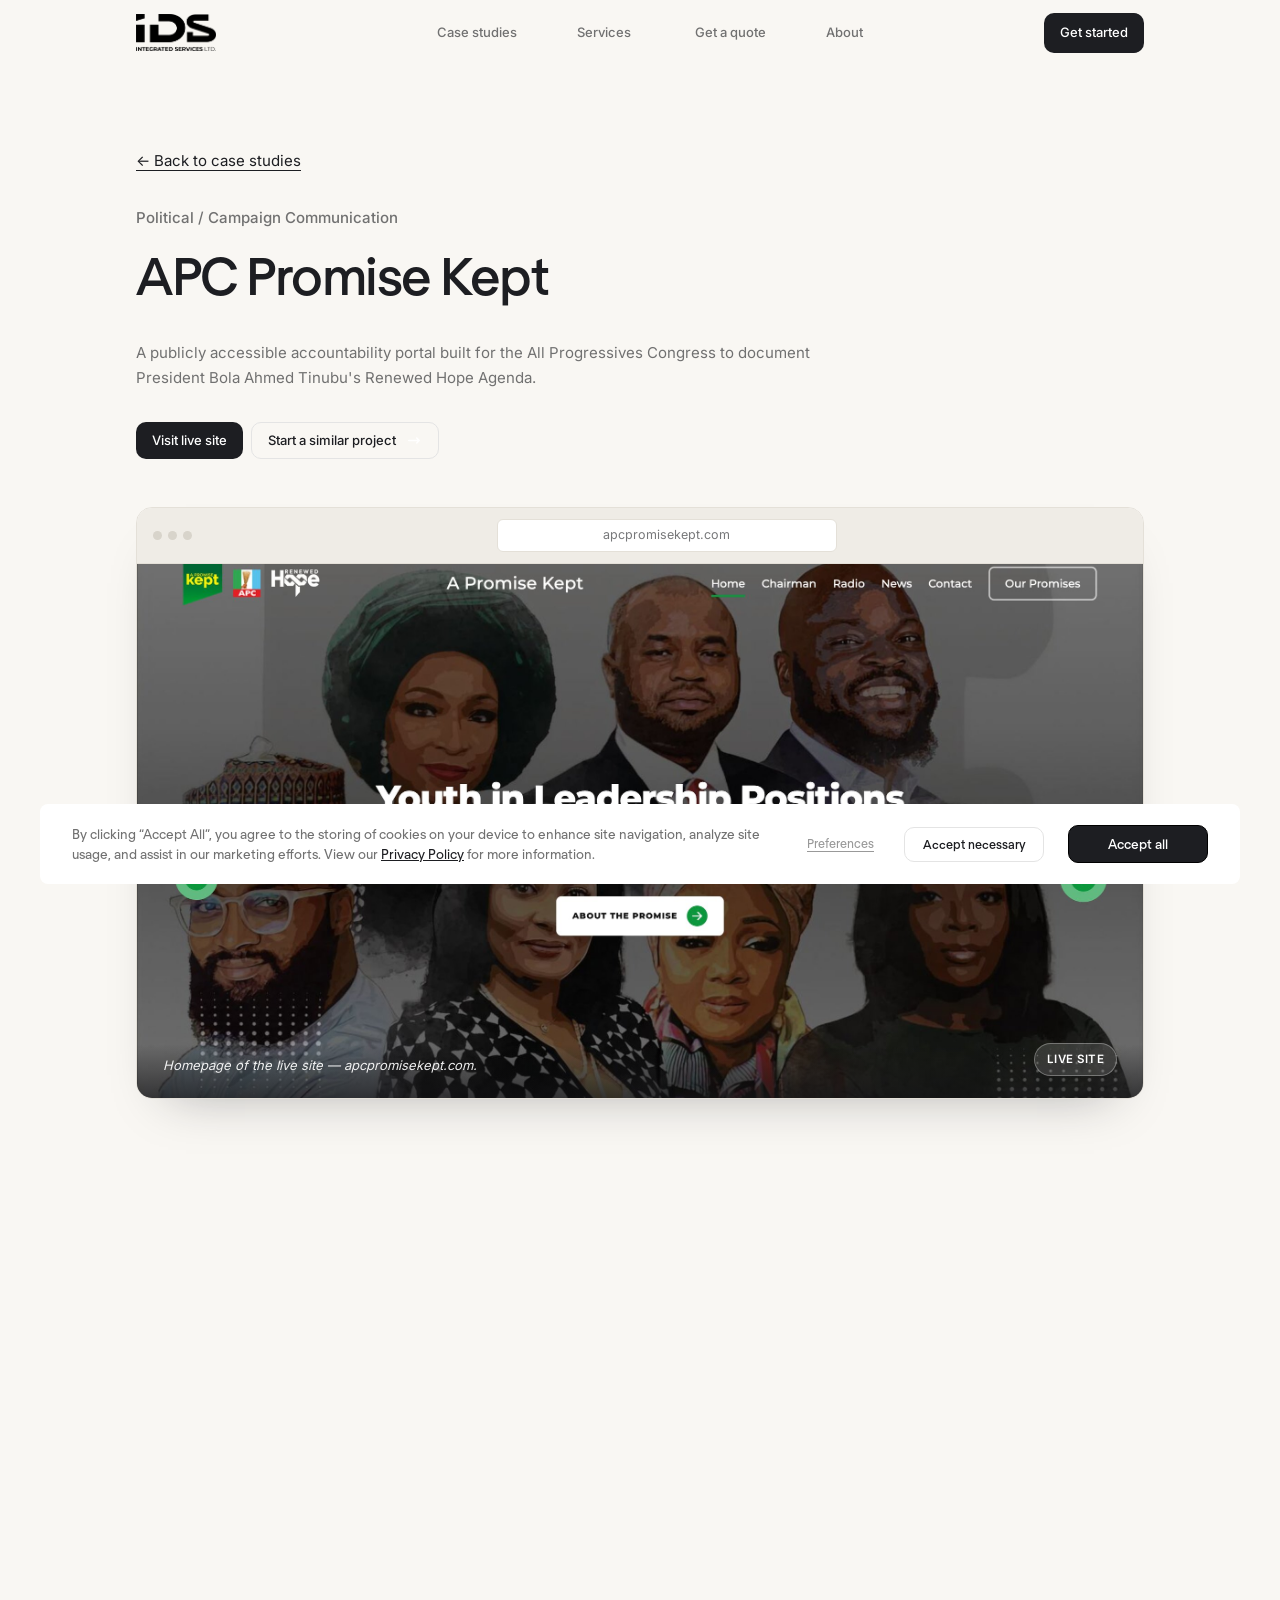
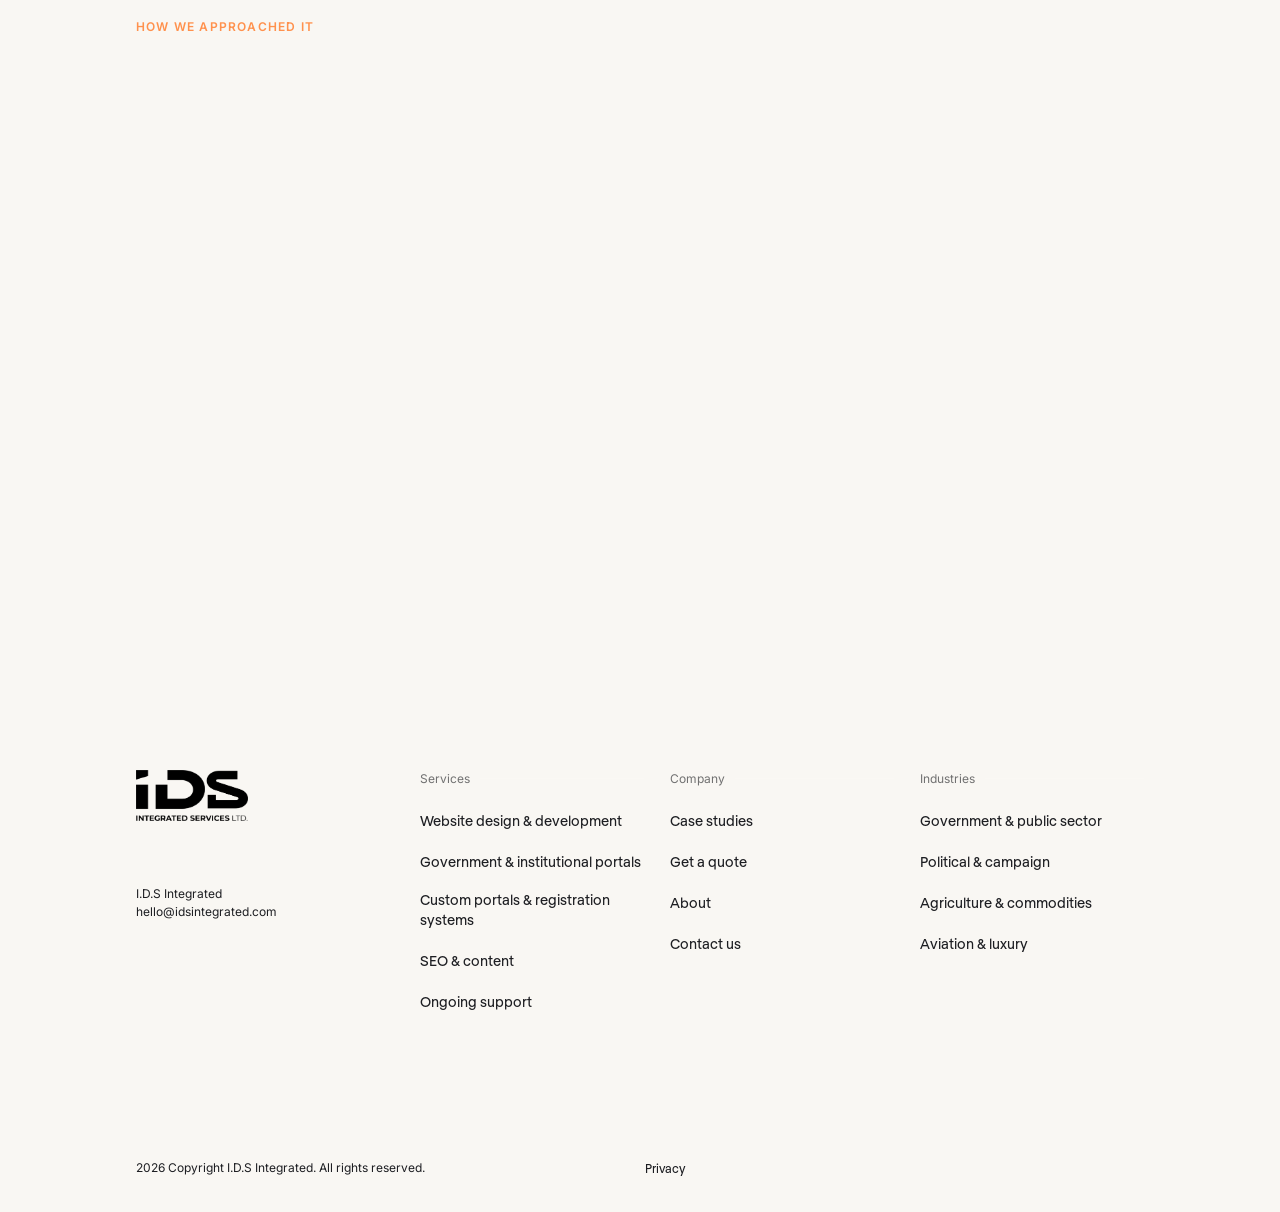
<file: case-apc-promise-kept.html>
<!DOCTYPE html><html data-wf-domain="www.eleken.co" data-wf-page="641af8b49a2175511496830a" data-wf-site="5e8b3356a5a8f5321855bbe7" lang="en-US"><head><meta charset="utf-8"><link href="https://cdn.prod.website-files.com" rel="preconnect" crossorigin="anonymous"><title>APC Promise Kept — Case Study | I.D.S Integrated</title><meta content="A public accountability portal for the All Progressives Congress documenting Nigeria's Renewed Hope Agenda." name="description"><meta content="APC Promise Kept — Case Study | I.D.S Integrated" property="og:title"><meta content="A public accountability portal for the All Progressives Congress documenting Nigeria's Renewed Hope Agenda." property="og:description"><meta content="APC Promise Kept — Case Study | I.D.S Integrated" name="twitter:title"><meta content="A public accountability portal for the All Progressives Congress documenting Nigeria's Renewed Hope Agenda." name="twitter:description"><meta property="og:type" content="website"><meta content="summary_large_image" name="twitter:card"><meta content="width=device-width, initial-scale=1" name="viewport"><link href="assets/css/base.min.css" rel="stylesheet" type="text/css"><link href="assets/css/site.min.css" rel="stylesheet" type="text/css"><link href="assets/css/custom-polish.css" rel="stylesheet" type="text/css"><style>.case-slider-row{display:flex!important;flex-flow:row!important;align-items:stretch!important}.case-slider-col{width:50%!important;flex:0 0 50%!important}.slider-case-item:not(:first-child){display:none}.slider-case-images-item:not(:first-child){display:none}@media screen and (max-width:767px){.case-slider-row{flex-flow:column!important}.case-slider-col{width:100%!important;flex:0 0 100%!important}}.cta{grid-template-columns:1fr!important;justify-items:center!important}.content.content-box-lg{align-items:center!important;text-align:center!important;padding-left:80px!important;padding-right:80px!important}@media screen and (max-width:767px){.content.content-box-lg{padding-left:23px!important;padding-right:23px!important}}</style><style>@media (min-width:992px) {html.w-mod-js:not(.w-mod-ix) [data-w-id="91e22e58-ddb7-a447-f767-4133813b0183"] {-webkit-transform:translate3d(0, 24px, 0) scale3d(1, 1, 1) rotateX(0) rotateY(0) rotateZ(0) skew(0, 0);-moz-transform:translate3d(0, 24px, 0) scale3d(1, 1, 1) rotateX(0) rotateY(0) rotateZ(0) skew(0, 0);-ms-transform:translate3d(0, 24px, 0) scale3d(1, 1, 1) rotateX(0) rotateY(0) rotateZ(0) skew(0, 0);transform:translate3d(0, 24px, 0) scale3d(1, 1, 1) rotateX(0) rotateY(0) rotateZ(0) skew(0, 0);opacity:0;}html.w-mod-js:not(.w-mod-ix) [data-w-id="91e22e58-ddb7-a447-f767-4133813b05b2"] {-webkit-transform:translate3d(0, 24px, 0) scale3d(1, 1, 1) rotateX(0) rotateY(0) rotateZ(0) skew(0, 0);-moz-transform:translate3d(0, 24px, 0) scale3d(1, 1, 1) rotateX(0) rotateY(0) rotateZ(0) skew(0, 0);-ms-transform:translate3d(0, 24px, 0) scale3d(1, 1, 1) rotateX(0) rotateY(0) rotateZ(0) skew(0, 0);transform:translate3d(0, 24px, 0) scale3d(1, 1, 1) rotateX(0) rotateY(0) rotateZ(0) skew(0, 0);opacity:0;}html.w-mod-js:not(.w-mod-ix) [data-w-id="91e22e58-ddb7-a447-f767-4133813b00b7"] {opacity:0;}html.w-mod-js:not(.w-mod-ix) [data-w-id="91e22e58-ddb7-a447-f767-4133813b00ba"] {opacity:0;}html.w-mod-js:not(.w-mod-ix) [data-w-id="91e22e58-ddb7-a447-f767-4133813b0144"] {-webkit-transform:translate3d(0, 24px, 0) scale3d(1, 1, 1) rotateX(0) rotateY(0) rotateZ(0) skew(0, 0);-moz-transform:translate3d(0, 24px, 0) scale3d(1, 1, 1) rotateX(0) rotateY(0) rotateZ(0) skew(0, 0);-ms-transform:translate3d(0, 24px, 0) scale3d(1, 1, 1) rotateX(0) rotateY(0) rotateZ(0) skew(0, 0);transform:translate3d(0, 24px, 0) scale3d(1, 1, 1) rotateX(0) rotateY(0) rotateZ(0) skew(0, 0);opacity:0;}html.w-mod-js:not(.w-mod-ix) [data-w-id="91e22e58-ddb7-a447-f767-4133813b0150"] {-webkit-transform:translate3d(0px, 0, 0) scale3d(1, 1, 1) rotateX(0) rotateY(0) rotateZ(0) skew(0, 0);-moz-transform:translate3d(0px, 0, 0) scale3d(1, 1, 1) rotateX(0) rotateY(0) rotateZ(0) skew(0, 0);-ms-transform:translate3d(0px, 0, 0) scale3d(1, 1, 1) rotateX(0) rotateY(0) rotateZ(0) skew(0, 0);transform:translate3d(0px, 0, 0) scale3d(1, 1, 1) rotateX(0) rotateY(0) rotateZ(0) skew(0, 0);}html.w-mod-js:not(.w-mod-ix) [data-w-id="91e22e58-ddb7-a447-f767-4133813b00bd"] {opacity:0;}html.w-mod-js:not(.w-mod-ix) [data-w-id="91e22e58-ddb7-a447-f767-4133813b00c0"] {opacity:0;}html.w-mod-js:not(.w-mod-ix) [data-w-id="91e22e58-ddb7-a447-f767-4133813b009f"] {opacity:0;}html.w-mod-js:not(.w-mod-ix) [data-w-id="91e22e58-ddb7-a447-f767-4133813b00a2"] {opacity:0;}html.w-mod-js:not(.w-mod-ix) [data-w-id="91e22e58-ddb7-a447-f767-4133813b018e"] {-webkit-transform:translate3d(0px, 0, 0) scale3d(1, 1, 1) rotateX(0) rotateY(0) rotateZ(0) skew(0, 0);-moz-transform:translate3d(0px, 0, 0) scale3d(1, 1, 1) rotateX(0) rotateY(0) rotateZ(0) skew(0, 0);-ms-transform:translate3d(0px, 0, 0) scale3d(1, 1, 1) rotateX(0) rotateY(0) rotateZ(0) skew(0, 0);transform:translate3d(0px, 0, 0) scale3d(1, 1, 1) rotateX(0) rotateY(0) rotateZ(0) skew(0, 0);}html.w-mod-js:not(.w-mod-ix) [data-w-id="91e22e58-ddb7-a447-f767-4133813b05be"] {-webkit-transform:translate3d(0px, 0, 0) scale3d(1, 1, 1) rotateX(0) rotateY(0) rotateZ(0) skew(0, 0);-moz-transform:translate3d(0px, 0, 0) scale3d(1, 1, 1) rotateX(0) rotateY(0) rotateZ(0) skew(0, 0);-ms-transform:translate3d(0px, 0, 0) scale3d(1, 1, 1) rotateX(0) rotateY(0) rotateZ(0) skew(0, 0);transform:translate3d(0px, 0, 0) scale3d(1, 1, 1) rotateX(0) rotateY(0) rotateZ(0) skew(0, 0);}html.w-mod-js:not(.w-mod-ix) [data-w-id="91e22e58-ddb7-a447-f767-4133813b00d5"] {opacity:0;}html.w-mod-js:not(.w-mod-ix) [data-w-id="91e22e58-ddb7-a447-f767-4133813b00d8"] {opacity:0;}html.w-mod-js:not(.w-mod-ix) [data-w-id="91e22e58-ddb7-a447-f767-4133813b00ab"] {opacity:0;}html.w-mod-js:not(.w-mod-ix) [data-w-id="91e22e58-ddb7-a447-f767-4133813b00ae"] {opacity:0;}html.w-mod-js:not(.w-mod-ix) [data-w-id="91e22e58-ddb7-a447-f767-4133813b00f9"] {opacity:0;}html.w-mod-js:not(.w-mod-ix) [data-w-id="91e22e58-ddb7-a447-f767-4133813b00fc"] {opacity:0;}html.w-mod-js:not(.w-mod-ix) [data-w-id="91e22e58-ddb7-a447-f767-4133813b0168"] {-webkit-transform:translate3d(0px, 0, 0) scale3d(1, 1, 1) rotateX(0) rotateY(0) rotateZ(0) skew(0, 0);-moz-transform:translate3d(0px, 0, 0) scale3d(1, 1, 1) rotateX(0) rotateY(0) rotateZ(0) skew(0, 0);-ms-transform:translate3d(0px, 0, 0) scale3d(1, 1, 1) rotateX(0) rotateY(0) rotateZ(0) skew(0, 0);transform:translate3d(0px, 0, 0) scale3d(1, 1, 1) rotateX(0) rotateY(0) rotateZ(0) skew(0, 0);}html.w-mod-js:not(.w-mod-ix) [data-w-id="91e22e58-ddb7-a447-f767-4133813b015a"] {-webkit-transform:translate3d(0, 24px, 0) scale3d(1, 1, 1) rotateX(0) rotateY(0) rotateZ(0) skew(0, 0);-moz-transform:translate3d(0, 24px, 0) scale3d(1, 1, 1) rotateX(0) rotateY(0) rotateZ(0) skew(0, 0);-ms-transform:translate3d(0, 24px, 0) scale3d(1, 1, 1) rotateX(0) rotateY(0) rotateZ(0) skew(0, 0);transform:translate3d(0, 24px, 0) scale3d(1, 1, 1) rotateX(0) rotateY(0) rotateZ(0) skew(0, 0);opacity:0;}html.w-mod-js:not(.w-mod-ix) [data-w-id="91e22e58-ddb7-a447-f767-4133813b04df"] {-webkit-transform:translate3d(0px, 0, 0) scale3d(1, 1, 1) rotateX(0) rotateY(0) rotateZ(0) skew(0, 0);-moz-transform:translate3d(0px, 0, 0) scale3d(1, 1, 1) rotateX(0) rotateY(0) rotateZ(0) skew(0, 0);-ms-transform:translate3d(0px, 0, 0) scale3d(1, 1, 1) rotateX(0) rotateY(0) rotateZ(0) skew(0, 0);transform:translate3d(0px, 0, 0) scale3d(1, 1, 1) rotateX(0) rotateY(0) rotateZ(0) skew(0, 0);}html.w-mod-js:not(.w-mod-ix) [data-w-id="91e22e58-ddb7-a447-f767-4133813b04b1"] {-webkit-transform:translate3d(0, 24px, 0) scale3d(1, 1, 1) rotateX(0) rotateY(0) rotateZ(0) skew(0, 0);-moz-transform:translate3d(0, 24px, 0) scale3d(1, 1, 1) rotateX(0) rotateY(0) rotateZ(0) skew(0, 0);-ms-transform:translate3d(0, 24px, 0) scale3d(1, 1, 1) rotateX(0) rotateY(0) rotateZ(0) skew(0, 0);transform:translate3d(0, 24px, 0) scale3d(1, 1, 1) rotateX(0) rotateY(0) rotateZ(0) skew(0, 0);opacity:0;}html.w-mod-js:not(.w-mod-ix) [data-w-id="91e22e58-ddb7-a447-f767-4133813b0087"] {opacity:0;}html.w-mod-js:not(.w-mod-ix) [data-w-id="91e22e58-ddb7-a447-f767-4133813b008a"] {opacity:0;}html.w-mod-js:not(.w-mod-ix) [data-w-id="91e22e58-ddb7-a447-f767-4133813b0178"] {-webkit-transform:translate3d(0, 24px, 0) scale3d(1, 1, 1) rotateX(0) rotateY(0) rotateZ(0) skew(0, 0);-moz-transform:translate3d(0, 24px, 0) scale3d(1, 1, 1) rotateX(0) rotateY(0) rotateZ(0) skew(0, 0);-ms-transform:translate3d(0, 24px, 0) scale3d(1, 1, 1) rotateX(0) rotateY(0) rotateZ(0) skew(0, 0);transform:translate3d(0, 24px, 0) scale3d(1, 1, 1) rotateX(0) rotateY(0) rotateZ(0) skew(0, 0);opacity:0;}html.w-mod-js:not(.w-mod-ix) [data-w-id="91e22e58-ddb7-a447-f767-4133813b00f3"] {opacity:0;}html.w-mod-js:not(.w-mod-ix) [data-w-id="91e22e58-ddb7-a447-f767-4133813b00f6"] {opacity:0;}html.w-mod-js:not(.w-mod-ix) [data-w-id="91e22e58-ddb7-a447-f767-4133813b05ca"] {-webkit-transform:translate3d(0px, 0, 0) scale3d(1, 1, 1) rotateX(0) rotateY(0) rotateZ(0) skew(0, 0);-moz-transform:translate3d(0px, 0, 0) scale3d(1, 1, 1) rotateX(0) rotateY(0) rotateZ(0) skew(0, 0);-ms-transform:translate3d(0px, 0, 0) scale3d(1, 1, 1) rotateX(0) rotateY(0) rotateZ(0) skew(0, 0);transform:translate3d(0px, 0, 0) scale3d(1, 1, 1) rotateX(0) rotateY(0) rotateZ(0) skew(0, 0);}html.w-mod-js:not(.w-mod-ix) [data-w-id="91e22e58-ddb7-a447-f767-4133813b00c9"] {opacity:0;}html.w-mod-js:not(.w-mod-ix) [data-w-id="91e22e58-ddb7-a447-f767-4133813b00cc"] {opacity:0;}html.w-mod-js:not(.w-mod-ix) [data-w-id="91e22e58-ddb7-a447-f767-4133813b0081"] {opacity:0;}html.w-mod-js:not(.w-mod-ix) [data-w-id="91e22e58-ddb7-a447-f767-4133813b0084"] {opacity:0;}html.w-mod-js:not(.w-mod-ix) [data-w-id="91e22e58-ddb7-a447-f767-4133813b008d"] {opacity:0;}html.w-mod-js:not(.w-mod-ix) [data-w-id="91e22e58-ddb7-a447-f767-4133813b0090"] {opacity:0;}html.w-mod-js:not(.w-mod-ix) [data-w-id="91e22e58-ddb7-a447-f767-4133813b00e7"] {opacity:0;}html.w-mod-js:not(.w-mod-ix) [data-w-id="91e22e58-ddb7-a447-f767-4133813b00ea"] {opacity:0;}html.w-mod-js:not(.w-mod-ix) [data-w-id="91e22e58-ddb7-a447-f767-4133813b00cf"] {opacity:0;}html.w-mod-js:not(.w-mod-ix) [data-w-id="91e22e58-ddb7-a447-f767-4133813b00d2"] {opacity:0;}html.w-mod-js:not(.w-mod-ix) [data-w-id="91e22e58-ddb7-a447-f767-4133813b0093"] {opacity:0;}html.w-mod-js:not(.w-mod-ix) [data-w-id="91e22e58-ddb7-a447-f767-4133813b0096"] {opacity:0;}html.w-mod-js:not(.w-mod-ix) [data-w-id="91e22e58-ddb7-a447-f767-4133813b00db"] {opacity:0;}html.w-mod-js:not(.w-mod-ix) [data-w-id="91e22e58-ddb7-a447-f767-4133813b00de"] {opacity:0;}html.w-mod-js:not(.w-mod-ix) [data-w-id="91e22e58-ddb7-a447-f767-4133813b0072"] {-webkit-transform:translate3d(0px, 0, 0) scale3d(1, 1, 1) rotateX(0) rotateY(0) rotateZ(0) skew(0, 0);-moz-transform:translate3d(0px, 0, 0) scale3d(1, 1, 1) rotateX(0) rotateY(0) rotateZ(0) skew(0, 0);-ms-transform:translate3d(0px, 0, 0) scale3d(1, 1, 1) rotateX(0) rotateY(0) rotateZ(0) skew(0, 0);transform:translate3d(0px, 0, 0) scale3d(1, 1, 1) rotateX(0) rotateY(0) rotateZ(0) skew(0, 0);}html.w-mod-js:not(.w-mod-ix) [data-w-id="91e22e58-ddb7-a447-f767-4133813b00c3"] {opacity:0;}html.w-mod-js:not(.w-mod-ix) [data-w-id="91e22e58-ddb7-a447-f767-4133813b00c6"] {opacity:0;}html.w-mod-js:not(.w-mod-ix) [data-w-id="91e22e58-ddb7-a447-f767-4133813b00e1"] {opacity:0;}html.w-mod-js:not(.w-mod-ix) [data-w-id="91e22e58-ddb7-a447-f767-4133813b00e4"] {opacity:0;}html.w-mod-js:not(.w-mod-ix) [data-w-id="91e22e58-ddb7-a447-f767-4133813b0177"] {-webkit-transform:translate3d(0px, 0, 0) scale3d(1, 1, 1) rotateX(0) rotateY(0) rotateZ(0) skew(0, 0);-moz-transform:translate3d(0px, 0, 0) scale3d(1, 1, 1) rotateX(0) rotateY(0) rotateZ(0) skew(0, 0);-ms-transform:translate3d(0px, 0, 0) scale3d(1, 1, 1) rotateX(0) rotateY(0) rotateZ(0) skew(0, 0);transform:translate3d(0px, 0, 0) scale3d(1, 1, 1) rotateX(0) rotateY(0) rotateZ(0) skew(0, 0);}html.w-mod-js:not(.w-mod-ix) [data-w-id="91e22e58-ddb7-a447-f767-4133813b00b1"] {opacity:0;}html.w-mod-js:not(.w-mod-ix) [data-w-id="91e22e58-ddb7-a447-f767-4133813b00b4"] {opacity:0;}html.w-mod-js:not(.w-mod-ix) [data-w-id="91e22e58-ddb7-a447-f767-4133813b0099"] {opacity:0;}html.w-mod-js:not(.w-mod-ix) [data-w-id="91e22e58-ddb7-a447-f767-4133813b009c"] {opacity:0;}html.w-mod-js:not(.w-mod-ix) [data-w-id="91e22e58-ddb7-a447-f767-4133813b00a5"] {opacity:0;}html.w-mod-js:not(.w-mod-ix) [data-w-id="91e22e58-ddb7-a447-f767-4133813b00a8"] {opacity:0;}html.w-mod-js:not(.w-mod-ix) [data-w-id="91e22e58-ddb7-a447-f767-4133813b00ed"] {opacity:0;}html.w-mod-js:not(.w-mod-ix) [data-w-id="91e22e58-ddb7-a447-f767-4133813b00f0"] {opacity:0;}html.w-mod-js:not(.w-mod-ix) [data-w-id="3f6314a8-7b16-4017-0628-8ad34868bce1"] {-webkit-transform:translate3d(0, 0, 0) scale3d(1, 1, 1) rotateX(0) rotateY(0) rotateZ(0) skew(0, 0);-moz-transform:translate3d(0, 0, 0) scale3d(1, 1, 1) rotateX(0) rotateY(0) rotateZ(0) skew(0, 0);-ms-transform:translate3d(0, 0, 0) scale3d(1, 1, 1) rotateX(0) rotateY(0) rotateZ(0) skew(0, 0);transform:translate3d(0, 0, 0) scale3d(1, 1, 1) rotateX(0) rotateY(0) rotateZ(0) skew(0, 0);}html.w-mod-js:not(.w-mod-ix) [data-w-id="5a8da006-9305-b73e-1d50-06e16fa798e4"] {-webkit-transform:translate3d(0px, 0, 0) scale3d(1, 1, 1) rotateX(0) rotateY(0) rotateZ(0) skew(0, 0);-moz-transform:translate3d(0px, 0, 0) scale3d(1, 1, 1) rotateX(0) rotateY(0) rotateZ(0) skew(0, 0);-ms-transform:translate3d(0px, 0, 0) scale3d(1, 1, 1) rotateX(0) rotateY(0) rotateZ(0) skew(0, 0);transform:translate3d(0px, 0, 0) scale3d(1, 1, 1) rotateX(0) rotateY(0) rotateZ(0) skew(0, 0);}html.w-mod-js:not(.w-mod-ix) [data-w-id="9f32489c-5159-738a-a393-21bb120b4cb5"] {-webkit-transform:translate3d(0, 24px, 0) scale3d(1, 1, 1) rotateX(0) rotateY(0) rotateZ(0) skew(0, 0);-moz-transform:translate3d(0, 24px, 0) scale3d(1, 1, 1) rotateX(0) rotateY(0) rotateZ(0) skew(0, 0);-ms-transform:translate3d(0, 24px, 0) scale3d(1, 1, 1) rotateX(0) rotateY(0) rotateZ(0) skew(0, 0);transform:translate3d(0, 24px, 0) scale3d(1, 1, 1) rotateX(0) rotateY(0) rotateZ(0) skew(0, 0);opacity:0;}html.w-mod-js:not(.w-mod-ix) [data-w-id="cfc28328-8d73-4b4b-7937-b67fb9b86fa4"] {-webkit-transform:translate3d(0px, 0, 0) scale3d(1, 1, 1) rotateX(0) rotateY(0) rotateZ(0) skew(0, 0);-moz-transform:translate3d(0px, 0, 0) scale3d(1, 1, 1) rotateX(0) rotateY(0) rotateZ(0) skew(0, 0);-ms-transform:translate3d(0px, 0, 0) scale3d(1, 1, 1) rotateX(0) rotateY(0) rotateZ(0) skew(0, 0);transform:translate3d(0px, 0, 0) scale3d(1, 1, 1) rotateX(0) rotateY(0) rotateZ(0) skew(0, 0);}html.w-mod-js:not(.w-mod-ix) [data-w-id="91e22e58-ddb7-a447-f767-4133813b0139"] {-webkit-transform:translate3d(0, 24px, 0) scale3d(1, 1, 1) rotateX(0) rotateY(0) rotateZ(0) skew(0, 0);-moz-transform:translate3d(0, 24px, 0) scale3d(1, 1, 1) rotateX(0) rotateY(0) rotateZ(0) skew(0, 0);-ms-transform:translate3d(0, 24px, 0) scale3d(1, 1, 1) rotateX(0) rotateY(0) rotateZ(0) skew(0, 0);transform:translate3d(0, 24px, 0) scale3d(1, 1, 1) rotateX(0) rotateY(0) rotateZ(0) skew(0, 0);opacity:0;}html.w-mod-js:not(.w-mod-ix) [data-w-id="1bdfef42-2666-3055-59f7-0ff482ddf922"] {-webkit-transform:translate3d(0, 24px, 0) scale3d(1, 1, 1) rotateX(0) rotateY(0) rotateZ(0) skew(0, 0);-moz-transform:translate3d(0, 24px, 0) scale3d(1, 1, 1) rotateX(0) rotateY(0) rotateZ(0) skew(0, 0);-ms-transform:translate3d(0, 24px, 0) scale3d(1, 1, 1) rotateX(0) rotateY(0) rotateZ(0) skew(0, 0);transform:translate3d(0, 24px, 0) scale3d(1, 1, 1) rotateX(0) rotateY(0) rotateZ(0) skew(0, 0);opacity:0;}}@media (max-width:767px) and (min-width:480px) {html.w-mod-js:not(.w-mod-ix) [data-w-id="91e22e58-ddb7-a447-f767-4133813b0183"] {-webkit-transform:translate3d(0, 24px, 0) scale3d(1, 1, 1) rotateX(0) rotateY(0) rotateZ(0) skew(0, 0);-moz-transform:translate3d(0, 24px, 0) scale3d(1, 1, 1) rotateX(0) rotateY(0) rotateZ(0) skew(0, 0);-ms-transform:translate3d(0, 24px, 0) scale3d(1, 1, 1) rotateX(0) rotateY(0) rotateZ(0) skew(0, 0);transform:translate3d(0, 24px, 0) scale3d(1, 1, 1) rotateX(0) rotateY(0) rotateZ(0) skew(0, 0);opacity:0;}html.w-mod-js:not(.w-mod-ix) [data-w-id="91e22e58-ddb7-a447-f767-4133813b05b2"] {-webkit-transform:translate3d(0, 24px, 0) scale3d(1, 1, 1) rotateX(0) rotateY(0) rotateZ(0) skew(0, 0);-moz-transform:translate3d(0, 24px, 0) scale3d(1, 1, 1) rotateX(0) rotateY(0) rotateZ(0) skew(0, 0);-ms-transform:translate3d(0, 24px, 0) scale3d(1, 1, 1) rotateX(0) rotateY(0) rotateZ(0) skew(0, 0);transform:translate3d(0, 24px, 0) scale3d(1, 1, 1) rotateX(0) rotateY(0) rotateZ(0) skew(0, 0);opacity:0;}}</style><script type="text/javascript">!function(o,c){var n=c.documentElement,t=" w-mod-";n.className+=t+"js",("ontouchstart"in o||o.DocumentTouch&&c instanceof DocumentTouch)&&(n.className+=t+"touch")}(window,document);</script><link href="assets/img/favicon.png" rel="shortcut icon" type="image/png"><link href="assets/img/favicon.png" rel="apple-touch-icon">






<style>  
body {
  -moz-osx-font-smoothing: antialiased;
  -webkit-font-smoothing: antialiased;
  font-optical-sizing: none;
}
  
.nav-dropdown-toggle.w--open {
  justify-content: space-between;
  align-items: center;
}


@media screen and (max-width: 767px) {
    .nav-menu.nav-mod {
        height: calc(100vh - 72px) !important;
    }
}
</style>




<link rel="stylesheet" type="text/css" href="assets/css/slick.css">

<script type="application/ld+json">
{
  "@context": "https://schema.org",
  "@graph": [
    {
      "@type": "Organization",
      "@id": "https://idsintegrated.com/#organization",
      "name": "I.D.S Integrated",
      "email": "hello@idsintegrated.com",
      "logo": {
        "@type": "ImageObject",
        "url": "assets/img/ids-logo.png"
      }
    }
  ]
}
</script>

<style>
  .slick-slide[aria-hidden="true"] { pointer-events: none; }
</style>

<style>
.tabs-menu.w-tab-menu{
  overflow-x:auto;
  -webkit-overflow-scrolling:touch;
}
.tabs-menu.w-tab-menu:focus{
  outline:2px solid currentColor;
  outline-offset:2px;
}

.w-tab-link:focus-visible{
  outline:2px solid currentColor;
  outline-offset:2px;
}

.tabs-menu.arrows[role="presentation"]{
  overflow: visible !important;
  max-height: none !important;
}
 /* =========================================================
   Case slider — dots rebuilt from scratch (stable pointer)
   ========================================================= */

    :root {
      --dot-active: #F59958;
      --dot-inactive: #E4E4E7;
      --dot-height: 3px;

      --dot-hover-inc: 2px;

      --dot-radius: 999px;
      --dot-gap: 20px;
      --li-hit: 20px;

      --dot-progress: 4000ms;

    }

    .case-section * {
      outline: none;
      -webkit-tap-highlight-color: transparent;
    }

    /* ---------------------------
   Dots container
   --------------------------- */
    .slider-case-dots-left {
      position: relative;
      z-index: 5;
    }

    .slider-case-dots-left .slick-dots {
      display: flex !important;
      flex-direction: row;
      align-items: center;
      width: 100%;
      gap: var(--dot-gap);
      list-style: none;
      padding: 0;
      margin: 40px 0 0;
      position: relative;
      z-index: 10;

      user-select: none;
      pointer-events: auto;
    }


    .slider-case-dots-left .slick-dots>li {
      display: flex;
      align-items: center;

      flex: 1 1 0%;
      min-width: 0;
      min-height: var(--li-hit);
      padding: 0;
      margin: 0;
      box-sizing: border-box;
      cursor: pointer;
      position: relative;
    }


    .slider-case-dots-left .slick-dots>li>button {
      display: none !important;
    }


    .slider-case-dots-left .slick-dots .my-dot {
      position: relative;
      width: 100%;
      height: var(--dot-height);
      background: var(--dot-inactive);
      border-radius: var(--dot-radius);
      opacity: .6;
      overflow: hidden;

      transition: height .15s ease, opacity .15s ease;
      will-change: height, opacity;
      pointer-events: auto;

      cursor: pointer !important;
    }


    .slider-case-dots-left .slick-dots .my-dot::before {
      content: "";
      position: absolute;
      left: 0;
      right: 0;
      top: 50%;
      height: var(--li-hit);
      transform: translateY(-50%);
    }


    .slider-case-dots-left .slick-dots li.slick-active .my-dot {
      opacity: 1;
    }


    .slider-case-dots-left .slick-dots .my-dot .my-fill {
      position: absolute;
      inset: 0;
      transform-origin: left center;
      transform: scaleX(0);
      background: var(--dot-active);
      border-radius: inherit;
      transition: transform var(--dot-progress) linear;
      will-change: transform;
      pointer-events: none;
    }


    .slider-case-dots-left .slick-dots li.slick-active .my-fill {
      transform: scaleX(1);
    }


    .slider-case-dots-left .slick-dots>li:hover .my-dot{
      height: calc(var(--dot-height) + var(--dot-hover-inc));
      opacity: 1;
    }


    .slider-case-dots-left .slick-dots>li *,
    .slider-case-dots-left .slick-dots>li {
      cursor: pointer !important;
    }


    .slider-case-dots-left .slick-dots>li[style] {
      cursor: pointer !important;
    }


    .slider-case-dots-left .slick-dots {
      flex-wrap: nowrap;
    }
    

.slider-case-dots-left .slick-dots > li {
  transition: width 360ms cubic-bezier(.22,.61,.36,1);
  will-change: width;
}


.slider-case-dots-left .slick-dots.no-anim > li {
  transition: none !important;
}


    @media (max-width: 480px) {
      .slider-case-dots-left .slick-dots {
        gap: 10px;
      }
    }

    /* ---------------------------
   Слайдери: дрібні хардени
   --------------------------- */


    .slider-case .slick-slide,
    .slider-case .slick-slide:focus,
    .slider-case-item,
    .slider-case-item:focus,
    .slider-case-images .slick-slide,
    .slider-case-images .slick-slide:focus,
    .slider-case-item a:focus,
    .slider-case-images a:focus {
      outline: none !important;
      box-shadow: none !important;
    }


    .slider-case-images .slick-slide {
      transition: opacity .7s linear;
    }

    .slider-case-images .slick-slide[aria-hidden="true"] {
      pointer-events: none !important;
    }


    .slider-case-images .slick-list::after,
    .slider-case-images .slick-track::after {
      pointer-events: none !important;
    }
/*SLick end*/


[data-hover-area]  {
  cursor: none;
}

[data-mouse-point] {
  opacity: 0;
  transform: translate(-50%, -50%) scale(0);
  transition: opacity 0.2s ease, transform 0.2s ease;
  pointer-events: none;
}
[data-mouse-point].visible {
  opacity: 1;
  transform: translate(-50%, -50%) scale(1);
}

.slick-list, .slick-track {
	height: 100%;
}


.animated-text-item { display: block; }
.word { display:inline-block; white-space:nowrap; }
.space { white-space:pre; }
.letter { display:inline-block; color: #888686; transition:color .3s cubic-bezier(.4,0,.2,1); }
.letter.active { color: #000; }


.w-slider-dot {
	background-color: #eae8e4;
  width: 9px;
  height: 9px;
  margin: 0;
}
.w-slider-dot.w-active {
	background-color: #b5b1a9;
}


.form-input::placeholder { color: #ADAAA4; font-size: 13px; line-height: 18px; }
.form-input::-webkit-input-placeholder { color: #ADAAA4; font-size: 13px; line-height: 18px; }
.form-input::-moz-placeholder { color: #ADAAA4; font-size: 13px; line-height: 18px; }
.form-input:-ms-input-placeholder { color: #ADAAA4; font-size: 13px; line-height: 18px; }
.form-input::-ms-input-placeholder { color: #ADAAA4; font-size: 13px; line-height: 18px; }
</style>

<style>
:root {
	--list-bg-color: #f9f7f3;
  --list-text-color: #615d55;
  --select-field-arrow-color: #1D1E22;
  --border-color-active: #f9f7f3;
  --border-color-hover: #6A6868;
  --list-item-bg-color: #e6e4e0;
  
  --select-field-padding-left: 12px;
  --select-field-padding-right: 12px;
  --list-padding-top-bottom: 15;
  --list-max-height: auto;
  --list-min-width: 100%;
  --list-item-padding-left: 16px; 
  --list-item-padding-right: 16px;
  --list-item-min-height: 28px;
  --list-item-line-height: 28px;
}




.nice-select {
  -webkit-tap-highlight-color: transparent;
  box-sizing: border-box;
  clear: both;
  padding-left: var(--select-field-padding-left);
  padding-right: var(--select-field-padding-right);
  position: relative;
  text-align: left !important;
  -webkit-transition: all 0.2s ease-in-out;
  transition: all 0.2s ease-in-out;
  -webkit-user-select: none;
     -moz-user-select: none;
      -ms-user-select: none;
          user-select: none;
  white-space: nowrap; 
}


.nice-select:hover {
  border-color: var(--border-color-hover); 
}


.nice-select:active, .nice-select.open, .nice-select:focus {
  border-color: var(--border-color-active);
}


.nice-select:after {
  border-bottom: 2px solid var(--select-field-arrow-color);
  border-right: 2px solid var(--select-field-arrow-color);
  content: '';
  display: block;
  height: 5px;
  margin-top: -4px;
  pointer-events: none;
  position: absolute;
  right: 20px;
  top: 50%;
  -webkit-transform-origin: 66% 66%;
  -ms-transform-origin: 66% 66%;
  transform-origin: 66% 66%;
  -webkit-transform: rotate(45deg);
  -ms-transform: rotate(45deg);
  transform: rotate(45deg);
  -webkit-transition: all 0.15s ease-in-out;
  transition: all 0.15s ease-in-out;
  width: 5px; 
}


.nice-select.open:after {
    -webkit-transform: rotate(-135eg);
  -ms-transform: rotate(-135deg);
  transform: rotate(-135deg);
}


.nice-select.open .list {
  opacity: 1;
  pointer-events: auto;
  -webkit-transform: scale(1) translateY(0);
  -ms-transform: scale(1) translateY(0);
  transform: scale(1) translateY(0); 
  border-radius: 10px;
}
.nice-select.wide .list {
	border-radius: 10px;
}

.nice-select.disabled {
  border-color: #ededed;
  color: #999;
  pointer-events: none; 
}


.nice-select.disabled:after {
  border-color: #cccccc; 
}


.nice-select.wide {
  width: 100%;
  display: flex;
  align-items: center;
}


.nice-select.wide .list {
  left: 0 !important;
  right: 0 !important; 
}


.nice-select.right {
  float: right; 
}


.nice-select.right .list {
  left: auto;
  right: 0; 
}


.nice-select.small {
  font-size: 12px;
  height: 36px;
  line-height: 34px; 
}


.nice-select.small:after {
  height: 4px;
  width: 4px; 
}


.nice-select.small .option {
  line-height: 34px;
  min-height: 34px; 
}


.nice-select .list {
  background-color: var(--list-bg-color);
  color: var(--list-text-color);
  border-radius: 0px;
  box-shadow: 0 7px 20px 0px rgba(68, 68, 68, 0.11);
  border-color: 3px solid #ededed;
  box-sizing: border-box;
  margin-top: 4px;
  opacity: 0;
  overflow: hidden;
  padding: var(--list-padding-top-bottom) 0px;
  pointer-events: none;
  position: absolute;
  top: 100%;
  left: 0;
  overflow-y: auto;
  overflow-x: hidden;
  max-height: var(--list-max-height);
  -webkit-transform-origin: 50% 0;
  -ms-transform-origin: 50% 0;
  transform-origin: 50% 0;
  -webkit-transform: scale(0.75) translateY(-21px);
  -ms-transform: scale(0.75) translateY(-21px);
  transform: scale(0.75) translateY(-21px);
  -webkit-transition: all 0.2s cubic-bezier(0.5, 0, 0, 1.25), opacity 0.15s ease-out;
  transition: all 0.2s cubic-bezier(0.5, 0, 0, 1.25), opacity 0.15s ease-out;
  z-index: 9; 
}


.nice-select .list:hover .option:not(:hover) {
  background-color: transparent !important; 
}


.nice-select .option {
  cursor: pointer;
  font-weight: 400;
  line-height: var(--list-item-line-height);
  list-style: none;
  min-height: var(--list-item-min-height);
  outline: none;
  padding-left: var(--list-item-padding-left);
  padding-right: var(--list-item-padding-right);
  text-align: left;
  -webkit-transition: all 0.2s;
  transition: all 0.2s;
}

.nice-select .option:first-child {
	display: none;
}

span.current {
	color: var(--list-text-color);
}

.nice-select .option:hover, .nice-select .option.focus, .nice-select .option.selected.focus {
  background-color: var(--list-item-bg-color);
}

.nice-select .option.selected {
  font-weight: bold; 
}

.nice-select .option.disabled {
  background-color: transparent;
  color: #999;
  cursor: default; 
}

.no-csspointerevents .nice-select .list {
display: none; 
}

.no-csspointerevents .nice-select.open .list {
display: block; 
}
</style>

<style>
:root{
  --dot-active: #F59958;
  --dot-inactive: #E4E4E7;
  --dot-height: 3px; 
  --dot-hover-inc: 2px;
  --dot-radius: 999px;
  --dot-gap: 20px;
  --li-hit: 20px;
}

.slider-testimonail-wrap *{
  outline: none;
  -webkit-tap-highlight-color: transparent;
}


.slider-testimonail-nav{
  position: relative;
  z-index: 5;
  margin-top: 24px;
}


.slider-testimonail-nav .slick-dots{
  display: flex !important;
  flex-direction: row;
  align-items: center;
  width: 100%;
  gap: var(--dot-gap);
  list-style: none;
  padding: 0;
  margin: 0;
  user-select: none;
  pointer-events: auto;
  flex-wrap: nowrap;
}


.slider-testimonail-nav .slick-dots > li{
  display: flex;
  align-items: center;
  min-width: 0;
  min-height: var(--li-hit);
  padding: 0;
  margin: 0;
  box-sizing: border-box;
  position: relative;
  cursor: pointer;
  transition: width 360ms cubic-bezier(.22,.61,.36,1);
  will-change: width;
}


.slider-testimonail-nav .slick-dots.no-anim > li{
  transition: none !important;
}


.slider-testimonail-nav .slick-dots > li > button{
  display: none !important;
}


.slider-testimonail-nav .slick-dots .my-dot{
  position: relative;
  width: 100%;
  height: var(--dot-height);
  background: var(--dot-inactive);
  border-radius: var(--dot-radius);
  opacity: .6;
  overflow: hidden;
  transition: height .15s ease, opacity .15s ease;
  will-change: height, opacity;
  pointer-events: auto;
  cursor: pointer !important;
}

.slider-testimonail-nav .slick-dots .my-dot::before{
  content:"";
  position:absolute; left:0; right:0; top:50%;
  height: var(--li-hit);
  transform: translateY(-50%);
}


.slider-testimonail-nav .slick-dots li.slick-active .my-dot{ opacity:1; }

.slider-testimonail-nav .slick-dots .my-dot .my-fill{
  position:absolute; inset:0;
  transform-origin:left center;
  transform: scaleX(0);
  background: var(--dot-active);
  border-radius: inherit;
  transition: transform 4000ms linear;
  pointer-events:none;
}

.slider-testimonail-nav .slick-dots li.slick-active .my-fill{ transform: scaleX(1); }


.slider-testimonail-nav .slick-dots > li:hover .my-dot{
  height: calc(var(--dot-height) + var(--dot-hover-inc));
  opacity: 1;
}

.slider-testimonail-nav .slick-dots > li,
.slider-testimonail-nav .slick-dots > li *{
  cursor: pointer !important;
}


@media (max-width:480px){
  .slider-testimonail-nav .slick-dots{ gap: 10px; }
}

</style>

<style>
  .w-tab-link:focus,
  .w-tab-link:focus-visible {
    outline: none !important;
    box-shadow: none !important;
  }
</style><style>.case-overview-grid{display:flex;flex-wrap:wrap;gap:64px;align-items:flex-start}.case-overview-col{flex:1 1 320px;min-width:280px}@media screen and (max-width:767px){.case-overview-grid{gap:32px}}</style><style>@media screen and (max-width:479px){.hero-buttons{flex-wrap:wrap}.hero-buttons>.btn{width:100%;justify-content:center}}</style></head><body><div data-animation="over-left" data-collapse="medium" data-duration="400" data-easing="ease" data-easing2="ease" role="banner" class="navbar-2 no-border w-nav"><nav aria-label="Primary navigation"><div class="navbar-wrap no-border-2"><div class="navbar-bg no-border-3"></div><div class="container position-relative"><div class="nav-row no-border-5"><a href="index.html" id="w-node-cded3afe-f52a-fa48-bb59-d95d7f62d894-7f62d88f" aria-current="page" class="nav-logo no-border-6 w-inline-block w--current"><img alt="I.D.S Integrated logo" src="assets/img/ids-logo.png" class="nav-logo-image no-border-7"></a><div class="nav-menu-wrapper no-border-8"><div role="group" aria-label="Primary links" class="nav-menu nav-mod w-nav-menu"><div class="nav-links"><a href="index.html#case-studies" class="navbar-link">Case studies</a><div data-delay="0" data-hover="false" data-w-id="cded3afe-f52a-fa48-bb59-d95d7f62d89b" class="accordion-wrap accordion--nav w-dropdown"><div class="accordion-toggle accordion-toggle--nav w-dropdown-toggle"><div class="accordion-toggle-row accordion-toggle-row-naw"><div class="accordion-title-wrap"><div>Services</div></div><div class="accordion-icon-wap-2 ml-0"><img loading="lazy" src="assets/icons/icon-chevron.svg" alt="" class="accordion-icon minus-1 pos-relative"></div></div></div><div class="dropdown-list dropdown-list-nav d-none w-dropdown-list"><div class="dropdown-wide-wrapper no-border-71"><div class="dropdown-body"><div class="dropdown-wide no-border-73"><div class="dropdown-link-menu no-border-34 services no-border-74"><div class="dropdown-menu-title no-border-46">Services</div><a href="index.html#contact" class="dropdown-lg-link no-border-87 w-inline-block"><div class="dropdown-lg no-border-88"><div class="dropdown-lg-title no-border-89">Website redesign</div><div class="body-text no-border-90">Modernize an outdated site <br>with a faster, cleaner build.</div></div></a><a href="index.html#contact" class="dropdown-lg-link no-border-87 w-inline-block"><div class="dropdown-lg no-border-88"><div class="dropdown-lg-title no-border-89">New website build</div><div class="body-text no-border-90">Launch a new institutional or corporate site from scratch.</div></div></a><a href="index.html#contact" class="dropdown-lg-link no-border-87 w-inline-block"><div class="dropdown-lg no-border-88"><div class="dropdown-lg-title no-border-89">Government &amp; institutional portals</div><div class="body-text no-border-90">BPSR-compliant builds with <br>FOI and procurement sections.</div></div></a><a href="index.html#contact" class="dropdown-lg-link no-border-87 w-inline-block"><div class="dropdown-lg no-border-88"><div class="dropdown-lg-title no-border-89">Custom portals &amp; registration systems</div><div class="body-text no-border-90">Farmer, investor and export portals with live data.</div></div></a><a href="index.html#contact" class="dropdown-lg-link no-border-87 w-inline-block"><div class="dropdown-lg no-border-88"><div class="dropdown-lg-title no-border-89">SEO &amp; technical optimization</div><div class="body-text no-border-90">On-page SEO, Open Graph and social meta tags for every page.</div></div></a><a href="index.html#contact" class="dropdown-lg-link no-border-87 w-inline-block"><div class="dropdown-lg no-border-88"><div class="dropdown-lg-title no-border-89">Ongoing support &amp; maintenance</div><div class="body-text no-border-90">Content updates and technical support after launch.</div></div></a></div><div class="dropdown-link-menu no-border-34"><div class="dropdown-menu-title no-border-46">Capabilities</div><a href="index.html#contact" class="dropdown-link no-border-60 w-inline-block"><div>Government websites</div></a><a href="index.html#contact" class="dropdown-link no-border-60 w-inline-block"><div class="dropdown-link-text no-border-61">Corporate websites</div></a><a href="index.html#contact" class="dropdown-link no-border-60 w-inline-block"><div class="dropdown-link-text no-border-61">Political campaign sites</div></a><a href="index.html#contact" class="dropdown-link no-border-60 w-inline-block"><div class="dropdown-link-text no-border-61">Aviation &amp; luxury sites</div></a><a href="index.html#contact" class="dropdown-link no-border-60 w-inline-block"><div class="dropdown-link-text no-border-61">SEO &amp; content</div></a><a href="index.html#contact" class="dropdown-link no-border-60 w-inline-block"><div class="dropdown-link-text no-border-61">Custom portals</div></a><a href="index.html#contact" class="dropdown-link no-border-60 w-inline-block"><div class="dropdown-link-text no-border-61">Ongoing support</div></a></div><div class="dropdown-link-menu no-border-34 industries no-border-45"><div class="dropdown-menu-title no-border-46">Industries</div><a href="index.html#case-studies" class="dropdown-link no-border-60 w-inline-block"><div>Government &amp; public sector</div></a><a href="index.html#case-studies" class="dropdown-link no-border-60 w-inline-block"><div class="dropdown-link-text no-border-61">Political &amp; campaign</div></a><a href="index.html#case-studies" class="dropdown-link no-border-60 w-inline-block"><div class="dropdown-link-text no-border-61">Agriculture &amp; commodities</div></a><a href="index.html#case-studies" class="dropdown-link no-border-60 w-inline-block"><div class="dropdown-link-text no-border-61">Aviation &amp; luxury</div></a></div></div><div class="dropdown-bg no-border-91"></div></div></div></div></div><a href="index.html#contact" class="navbar-link">Get a quote</a><a href="index.html#contact" class="navbar-link">About</a><div class="nav-links-buttom no-border-92"><a data-w-id="cded3afe-f52a-fa48-bb59-d95d7f62d8f5" href="mailto:info@idsintegrated.com" class="btn text-center w-inline-block"><div>Get started</div></a></div></div></div></div><div id="w-node-cded3afe-f52a-fa48-bb59-d95d7f62d8f8-7f62d88f" class="nav-buttons no-border-94"><div class="nav-button-1 d-none"><a href="#" class="navbar-link no-border-96">Log in</a></div><div class="nav-button-1 no-border-97"><a href="mailto:info@idsintegrated.com" data-w-id="cded3afe-f52a-fa48-bb59-d95d7f62d8fd" class="btn menu w-inline-block"><div>Get started</div></a></div><div class="menu-button no-border-99 w-nav-button"><div class="menu-button-icons no-border-100"><img alt="" src="assets/icons/burger.svg" class="menu-button-icon no-border-102"><img alt="Cross icon" src="assets/icons/interface-icon-cross.svg" class="menu-button-icon no-border-102"></div></div></div></div></div></div></nav></div><div class="wrapper"><main><section class="section pb-lg">
<div class="container">
<div style="margin-bottom:32px">
<a href="index.html#case-studies" class="text-link">&larr; Back to case studies</a>
</div>
<div style="display:flex;flex-direction:column;gap:16px;max-width:720px">
<div style="display:flex;flex-direction:column;gap:4px">
<div class="small-text bold-text" style="margin-left:0">Political / Campaign Communication</div>
</div>
<h1 class="h1">APC Promise Kept</h1>
<p class="mb-0">A publicly accessible accountability portal built for the All Progressives Congress to document President Bola Ahmed Tinubu's Renewed Hope Agenda.</p>
<div class="hero-buttons" style="margin-top:16px">
<a href="https://apcpromisekept.com" target="_blank" rel="noopener" class="btn w-inline-block">
<div>Visit live site</div>
</a>
<a href="index.html#contact" class="btn light-arrow w-inline-block">
<div>Start a similar project</div>
<img loading="lazy" alt="" src="assets/icons/arrow-right.svg" class="button-icon">
</a>
</div>
</div>
</div>
</section>
<section class="section pb-lg">
<div class="container">
<div class="case-hero-visual reveal-up"><div class="case-hero-bar"><div class="case-hero-dots"><span></span><span></span><span></span></div><div class="case-hero-url">apcpromisekept.com</div></div><div class="case-hero-media"><img loading="lazy" alt="APC Promise Kept homepage on the live site, featuring a Youth in Leadership Positions promise." src="assets/img/case-studies/apc-promise-kept-live-site.jpg"><div class="case-hero-caption"><div class="case-hero-caption-label">Homepage of the live site — apcpromisekept.com.</div><div class="case-hero-caption-tag">Live site</div></div></div></div>
</div>
</section>

<section class="section pb-lg">
<div class="container">
<div class="case-overview-grid reveal-up">
<div class="case-overview-col">
<div class="case-overview-kicker">The brief</div><h2 class="h2">Overview</h2>
<div class="vertical-content">
<p class="mb-2">The site serves as a structured record of fulfilled campaign promises &mdash; with individual pages per commitment, live news updates, APC Chairman profile, and impact milestone counters showing 9.1M+ Nigerians reached, &#8358;200B in MSME support, and 17,600 healthcare centres activated.</p>
<p>The design prioritises credibility over promotion &mdash; clean, institutional, and mobile-optimised for Nigeria's smartphone-heavy audience. Full SEO and social meta tags (Open Graph, Twitter Card) were implemented so every share generates a rich preview across WhatsApp, Facebook, and Instagram.</p>
</div>
</div>
<div class="case-overview-col">
<div class="case-overview-kicker">The proof</div><h2 class="h2">Key deliverables</h2>
<ul role="list" class="design-procces-list case-deliverables">
<li class="design-procces-list-item"><img loading="lazy" src="assets/icons/icon-circle-check.svg" alt="" class="design-procces-list-icon"><div class="design-procces-list-text">Commitments database with individual detail pages per promise</div></li><li class="design-procces-list-item"><img loading="lazy" src="assets/icons/icon-circle-check.svg" alt="" class="design-procces-list-icon"><div class="design-procces-list-text">Homepage impact counters and milestone display</div></li><li class="design-procces-list-item"><img loading="lazy" src="assets/icons/icon-circle-check.svg" alt="" class="design-procces-list-icon"><div class="design-procces-list-text">APC Chairman profile and photo gallery</div></li><li class="design-procces-list-item"><img loading="lazy" src="assets/icons/icon-circle-check.svg" alt="" class="design-procces-list-icon"><div class="design-procces-list-text">News feed and APC Radio section</div></li><li class="design-procces-list-item"><img loading="lazy" src="assets/icons/icon-circle-check.svg" alt="" class="design-procces-list-icon"><div class="design-procces-list-text">Full SEO, social meta tags, and mobile-first responsive design</div></li>
</ul>
</div>
</div>
</div>
</section>
<section class="section pb-lg">
<div class="container">
<div class="case-overview-kicker">How we approached it</div>
<div class="case-process reveal-up"><div class="case-process-step"><div class="case-process-num">01</div><div class="case-process-label">Brief</div></div><div class="case-process-step"><div class="case-process-num">02</div><div class="case-process-label">Structure</div></div><div class="case-process-step"><div class="case-process-num">03</div><div class="case-process-label">Design</div></div><div class="case-process-step"><div class="case-process-num">04</div><div class="case-process-label">Development</div></div><div class="case-process-step"><div class="case-process-num">05</div><div class="case-process-label">Launch</div></div></div>
</div>
</section>
<section class="section pb-xl">
<div class="container">
<div id="w-node-_8389c741-b937-22e9-7577-4db8e6740c4a-e6740c4a" data-wf--cta--variant="vertical-center" class="cta reveal-up w-variant-f9dfaf35-e05a-0405-ed59-3f85c5889d78">
<div id="w-node-_8389c741-b937-22e9-7577-4db8e6740c4d-e6740c4a" class="content content-box-lg w-variant-f9dfaf35-e05a-0405-ed59-3f85c5889d78">
<h2 class="h2 mb-0">Want a website like this one?</h2>
<p>Tell us about your project and we&rsquo;ll get back to you with a scoped proposal.</p>
<a href="index.html#contact" class="btn w-inline-block">
<div class="button-text small-9">Get started</div>
<img loading="lazy" src="assets/icons/arrow-right.svg" alt="" class="button-icon">
</a>
</div>
</div>
</div>
</section></main><footer class="main-footer"><div class="container"><div class="main-footer__wrapper"><div class="main-footer__left"><div class="main-footer__left-wrap"><a href="index.html" aria-label="main page" aria-current="page" class="main-footer__logo w-inline-block w--current"><img loading="lazy" src="assets/img/ids-logo.png" alt="I.D.S Integrated logo" class="main-footer__logo-img"></a><address class="main-footer__address"><p class="main-footer__address-text">I.D.S Integrated<br></p><p class="main-footer__address-text">hello@idsintegrated.com<br></p></address></div></div><div class="main-footer__right"><div class="main-footer__row"><div class="main-footer__col"><div class="main-footer__wrap-list-title"><div class="main-footer__list-title">Services</div><div class="main-footer__list-title-decor"></div></div><ul role="list" class="main-footer__list w-list-unstyled"><li class="main-footer__list-item"><a href="index.html#contact" class="main-footer__list-link">Website design &amp; development</a></li><li class="main-footer__list-item"><a href="index.html#contact" class="main-footer__list-link">Government &amp; institutional portals</a></li><li class="main-footer__list-item"><a href="index.html#contact" class="main-footer__list-link">Custom portals &amp; registration systems</a></li><li class="main-footer__list-item"><a href="index.html#contact" class="main-footer__list-link">SEO &amp; content</a></li><li class="main-footer__list-item mb-0"><a href="index.html#contact" class="main-footer__list-link">Ongoing support</a></li></ul></div><div class="main-footer__col"><div class="main-footer__wrap-list-title"><div class="main-footer__list-title">Company</div><div class="main-footer__list-title-decor"></div></div><ul role="list" class="main-footer__list w-list-unstyled"><li class="main-footer__list-item"><a href="index.html#case-studies" class="main-footer__list-link">Case studies</a></li><li class="main-footer__list-item"><a href="index.html#contact" class="main-footer__list-link">Get a quote</a></li><li class="main-footer__list-item"><a href="index.html#contact" class="main-footer__list-link">About</a></li><li class="main-footer__list-item mb-0"><a href="index.html#contact" class="main-footer__list-link">Contact us</a></li></ul></div><div class="main-footer__col"><div class="main-footer__wrap-list-title"><div class="main-footer__list-title">Industries</div><div class="main-footer__list-title-decor"></div></div><ul role="list" class="main-footer__list w-list-unstyled"><li class="main-footer__list-item"><a href="index.html#case-studies" class="main-footer__list-link">Government &amp; public sector</a></li><li class="main-footer__list-item"><a href="index.html#case-studies" class="main-footer__list-link">Political &amp; campaign</a></li><li class="main-footer__list-item"><a href="index.html#case-studies" class="main-footer__list-link">Agriculture &amp; commodities</a></li><li class="main-footer__list-item mb-0"><a href="index.html#case-studies" class="main-footer__list-link">Aviation &amp; luxury</a></li></ul></div></div></div></div><div class="main-footer__bottom"><div class="main-footer__bottom-wrap"><p class="main-footer__copy">2026 Copyright I.D.S Integrated. All rights reserved.</p><ul role="list" class="main-footer__user-llist w-list-unstyled"><li class="main-footer__user-item"><a href="/privacy-policy" class="main-footer__user-link">Privacy</a></li></ul></div></div></div></footer></div><div class="cookies-component"><div class="w-embed"><style>
  .fc-cc-components {
    --cc-main: var(--colors--main, #4353ff);
    --cc-white: var(--colors--white, #fff);
    --cc-text: #1d1e22;
    --cc-muted: #717171;
    --cc-border: #e4e4e4;

    font-family: Regolapro, sans-serif;
  }

  .fc-cc-components,
  .fc-cc-components * {
    box-sizing: border-box;
  }

  /* TEMP: Webflow Designer */
  .fc-cc-components.cc-preview .fs-cc-banner_component {
    display: block !important;
  }

  .fc-cc-components.cc-preview .fs-cc-prefs_component {
    display: flex !important;
  }

  .fs-cc-banner_component {
    z-index: 1000;
    background-color: #fff;
    border: 0 #000;
    border-radius: 8px;
    width: calc(100% - 32px);
    max-width: 1200px;
    margin-left: auto;
    margin-right: auto;
    padding: 20px 32px;
    font-family: Regolapro, sans-serif;
    display: none;
    position: fixed;
    inset: auto 16px 16px;
  }

  .fs-cc-banner_container {
    justify-content: space-between;
    align-items: center;
    width: 100%;
    max-width: 1200px;
    margin-left: auto;
    margin-right: auto;
    display: flex;
  }

  .fs-cc-banner_text {
    color: var(--cc-muted);
    margin-right: 26px;
    font-size: 13px;
    line-height: 20px;
  }

  .fs-cc-banner_text-link {
    color: var(--cc-main);
    font-weight: 400;
  }

  .fc-cc-components .fs-cc-banner_text-link.fs-cc-banner_text-link-pref {
    color: #999 !important;
    text-transform: none;
    border-bottom: 1px solid #999;
    font-size: 12px;
    line-height: 15px;
    text-decoration: none !important;
  }

  .fc-cc-components .fs-cc-banner_text-link.fs-cc-banner_text-link-pref:hover,
  .fc-cc-components .fs-cc-banner_text-link.fs-cc-banner_text-link-pref:focus-visible {
    color: #717171 !important;
    text-decoration: none !important;
    border-bottom: none !important;
  }

  .fs-cc-banner_buttons-wrapper {
    text-transform: uppercase;
    flex-direction: row;
    flex: none;
    justify-content: flex-start;
    align-items: center;
    font-size: 12px;
    line-height: 15px;
    display: flex;
  }

  .fs-cc-banner_button {
    background-color: var(--cc-main);
    min-width: 8.75rem;
    color: var(--cc-white);
    text-align: center;
    letter-spacing: 0;
    text-transform: none;
    border: 1px solid #000;
    border-radius: 10px;
    margin-left: 24px;
    padding: 9px 16px;
    font-size: 13px;
    font-weight: 500;
    line-height: 18px;
    text-decoration: none;
  }

  .fs-cc-banner_button.fs-cc-button-alt {
    color: var(--cc-text);
    background-color: #fff;
    border: 1px solid var(--cc-border);
    border-radius: 10px;
    margin-left: 30px;
    padding: 9px 16px;
    font-size: 12px;
    font-weight: 500;
    line-height: 15px;
  }

  .fs-cc-prefs_component {
    z-index: 1001;
    color: var(--cc-text);
    flex-direction: column;
    justify-content: center;
    align-items: center;
    width: 100%;
    height: 100%;
    margin-bottom: 0;
    padding: 2rem;
    font-family: Regolapro, sans-serif;
    display: none;
    position: fixed;
    inset: 0%;
  }

  .fs-cc-prefs_form {
    z-index: 1;
    background-color: #fff;
    border-radius: 6px;
    width: 100%;
    max-width: 800px;
    height: 100%;
    max-height: 70vh;
    margin-bottom: 0;
    position: relative;
  }

  .fs-cc-prefs_close {
    z-index: 2;
    color: #333;
    cursor: pointer;
    background-color: transparent;
    border: 1px #000;
    border-radius: 100%;
    padding: 0;
    font-size: 1.25rem;
    text-decoration: none;
    position: absolute;
    inset: 32px 32px auto auto;
  }

  .fs-cc-prefs_close-icon {
    color: #021a7c;
    justify-content: center;
    align-items: center;
    width: 19px;
    height: 19px;
    display: flex;
  }

  .fs-cc-prefs_content {
    height: 100%;
    padding: 48px 72px;
    overflow: scroll;
    -webkit-overflow-scrolling: touch;
  }

  .fs-cc-prefs_space-small {
    margin-bottom: 24px;
  }

  .fs-cc-prefs_space-medium {
    margin-bottom: 48px;
  }

  .fs-cc-prefs_title {
    color: var(--cc-text);
    letter-spacing: -0.44px;
    margin-bottom: 24px;
    font-size: 22px;
    font-weight: 500;
    line-height: 30px;
  }

  .fs-cc-prefs_text {
    color: var(--cc-muted);
    margin-bottom: 16px;
    font-family: Inter, sans-serif;
    font-size: 15px;
    line-height: 25px;
  }

  .fs-cc-prefs_option {
    border-bottom: 1px solid #33333326;
    margin-bottom: 12px;
    padding-top: 0;
    padding-bottom: 0;
  }

  .fs-cc-prefs_toggle-wrapper {
    flex-direction: row;
    justify-content: space-between;
    align-items: center;
    margin-bottom: 8px;
    display: flex;
  }

  .fs-cc-prefs_label {
    color: var(--cc-main);
    margin-top: 0;
    margin-bottom: 0;
    margin-right: 2rem;
    font-size: 18px;
    font-weight: 500;
    line-height: 24px;
  }

  .fs-cc-prefs_checkbox-field {
    background-color: #ccc;
    border-radius: 999rem;
    flex-direction: row;
    justify-content: flex-start;
    align-items: stretch;
    width: 2.75rem;
    height: 1.5rem;
    margin-bottom: 0;
    padding: 0.125rem;
    display: flex;
    position: relative;
    transition: background-color 160ms ease;
  }

  .fs-cc-prefs_checkbox-field:has(.fs-cc-prefs_checkbox:checked) {
    background-color: var(--cc-main);
  }

  .fs-cc-prefs_checkbox {
    z-index: 1;
    opacity: 0;
    white-space: normal;
    cursor: pointer;
    width: 100%;
    height: 100%;
    margin-top: 0;
    margin-left: 0;
    position: absolute;
    inset: 0%;
  }

  .fs-cc-prefs_checkbox-label {
    display: none;
  }

  .fs-cc-prefs_toggle {
    background-color: #fff;
    border-radius: 999px;
    width: 1.25rem;
    height: 1.25rem;
    transition: transform 160ms ease;
  }

  .fs-cc-prefs_checkbox:checked ~ .fs-cc-prefs_toggle {
    transform: translate3d(20px, 0, 0);
  }

  .fs-cc-prefs_buttons-wrapper {
    justify-content: flex-end;
    margin-top: 2rem;
    margin-right: -0.5rem;
    display: flex;
  }

  .fs-cc-prefs_button {
    border: 1px solid var(--cc-main);
    background-color: var(--cc-main);
    color: var(--cc-white);
    letter-spacing: 0;
    text-transform: none;
    border-radius: 8px;
    margin-right: 0.5rem;
    padding: 0.625rem 1.5rem;
    font-size: 12px;
    font-weight: 500;
    line-height: 15px;
    text-decoration: none;
  }

  .fs-cc-prefs_button.fs-cc-button-alt {
    color: var(--cc-text);
    background-color: #fff;
    border-width: 1px;
    border-color: var(--cc-border);
    border-radius: 10px;
    margin-bottom: 10px;
    margin-right: 20px;
    font-size: 12px;
    font-weight: 500;
    line-height: 15px;
  }

  .fs-cc-prefs_submit-hide {
    display: none;
  }

  .fs-cc-prefs_overlay {
    z-index: 0;
    background-color: #03052499;
    width: 100%;
    height: 100%;
    position: absolute;
    inset: 0%;
  }

  @media screen and (max-width: 991px) {
    .fs-cc-banner_buttons-wrapper {
      margin-top: 1rem;
    }

    .fs-cc-banner_container {
      flex-direction: column;
      align-items: flex-start;
    }

    .fs-cc-banner_text {
      margin-right: 0;
    }

    .fs-cc-banner_component {
      padding-left: 16px;
      padding-right: 16px;
    }

    .fs-cc-prefs_option,
    .fs-cc-prefs_title {
      margin-bottom: 15px;
    }

    .fs-cc-prefs_text {
      font-size: 16px;
      line-height: 24px;
    }

    .fs-cc-prefs_label {
      font-size: 20px;
      line-height: 30px;
    }
  }

  @media screen and (max-width: 767px) {
    .fc-cc-components {
      display: block;
    }

    .fs-cc-banner_container {
      flex-direction: column;
      align-items: flex-start;
    }

    .fs-cc-prefs_title {
      font-size: 1.25rem;
    }
  }

  @media screen and (max-width: 479px) {
    .fc-cc-components {
      display: block;
    }

    .fs-cc-banner_buttons-wrapper {
      text-align: center;
      flex-direction: column-reverse;
      align-items: center;
      width: 100%;
    }

    .fs-cc-banner_button {
      width: 100%;
      margin-bottom: 0.5rem;
      margin-left: 0;
    }

    .fs-cc-banner_button.fs-cc-button-alt {
      margin-bottom: 20px;
      margin-left: 0;
    }

    .fs-cc-prefs_close {
      top: 15px;
      right: 15px;
    }

    .fs-cc-prefs_content {
      padding: 1.5rem;
    }

    .fs-cc-prefs_component {
      padding: 1.5rem;
    }

    .fs-cc-prefs_button {
      border-radius: 8px;
      margin-bottom: 0;
      margin-right: 0;
      padding-left: 10px;
      padding-right: 10px;
    }

    .fs-cc-prefs_button.fs-cc-button-alt {
      margin-right: 10px;
    }
  }
</style>

<div class="fc-cc-components">
  <div fs-cc="banner" fs-cc-display="block" class="fs-cc-banner_component">
    <div class="fs-cc-banner_container">
      <div class="fs-cc-banner_text">
        By clicking “Accept All”, you agree to the storing of cookies on your device to enhance site navigation, analyze site usage, and assist in our marketing efforts. View our
        <a href="/privacy-policy" target="_blank" class="fs-cc-banner_text-link">Privacy Policy</a>
        for more information.
      </div>

      <div class="fs-cc-banner_buttons-wrapper">
        <a fs-cc="open-preferences" href="#" class="fs-cc-banner_text-link fs-cc-banner_text-link-pref" role="button" tabindex="0"> Preferences </a>

        <a fs-cc="deny" href="#" class="fs-cc-banner_button fs-cc-button-alt w-button" role="button" tabindex="0"> Accept necessary </a>

        <a fs-cc="allow" href="#" class="fs-cc-banner_button w-button" role="button" tabindex="0"> Accept all </a>
      </div>
    </div>
  </div>

  <div fs-cc="preferences" fs-cc-display="flex" fs-cc-scroll="disable" class="fs-cc-prefs_component w-form">
    <form id="cookie-preferences" name="wf-form-Cookie-Preferences" data-name="Cookie Preferences" method="get" class="fs-cc-prefs_form" aria-label="Cookie Preferences" novalidate="">
      <div fs-cc="close" class="fs-cc-prefs_close" role="button" tabindex="0" aria-label="Close cookie preferences">
        <div class="fs-cc-prefs_close-icon w-embed">
          <svg fill="currentColor" aria-hidden="true" focusable="false" viewBox="0 0 16 24">
            <path d="M9.414 8l4.293-4.293-1.414-1.414L8 6.586 3.707 2.293 2.293 3.707 6.586 8l-4.293 4.293 1.414 1.414L8 9.414l4.293 4.293 1.414-1.414L9.414 8z"></path>
          </svg>
        </div>
      </div>

      <div class="fs-cc-prefs_content">
        <div class="fs-cc-prefs_space-small">
          <div class="fs-cc-prefs_title">Privacy Preference Center</div>
        </div>

        <div class="fs-cc-prefs_space-small">
          <div class="fs-cc-prefs_text">When you visit websites, they may store or retrieve data in your browser. This storage is often necessary for the basic functionality of the website. The storage may be used for marketing, analytics, and personalization of the site, such as storing your preferences.</div>

          <div class="fs-cc-prefs_text">Privacy is important to us, so you have the option of disabling certain types of storage that may not be necessary for the basic functioning of the website. Blocking categories may impact your experience on the website.</div>
        </div>

        <div class="fs-cc-prefs_space-medium">
          <a fs-cc="deny" href="#" class="fs-cc-prefs_button fs-cc-button-alt w-button" role="button" tabindex="0"> Deny all </a>

          <a fs-cc="allow" href="#" class="fs-cc-prefs_button w-button" role="button" tabindex="0"> Accept all cookies </a>
        </div>

        <div class="fs-cc-prefs_space-small">
          <div class="fs-cc-prefs_title">Manage Consent Preferences by Category</div>
        </div>

        <div class="fs-cc-prefs_option">
          <div class="fs-cc-prefs_toggle-wrapper">
            <div class="fs-cc-prefs_label">Essential</div>

            <div class="fs-cc-prefs_text">
              <strong>Always Active</strong>
            </div>
          </div>

          <div class="fs-cc-prefs_text">These items are required to enable basic website functionality.</div>
        </div>

        <div class="fs-cc-prefs_option">
          <div class="fs-cc-prefs_toggle-wrapper">
            <div class="fs-cc-prefs_label">Marketing</div>

            <label class="w-checkbox fs-cc-prefs_checkbox-field">
              <input type="checkbox" id="marketing-2" name="marketing-2" data-name="Marketing 2" fs-cc-checkbox="marketing" class="w-checkbox-input fs-cc-prefs_checkbox" aria-label="Marketing cookies">

              <span for="marketing-2" class="fs-cc-prefs_checkbox-label w-form-label"> Marketing </span>

              <div class="fs-cc-prefs_toggle"></div>
            </label>
          </div>

          <div class="fs-cc-prefs_text">These items are used to deliver advertising that is more relevant to you and your interests. They may also be used to limit the number of times you see an advertisement and measure the effectiveness of advertising campaigns. Advertising networks usually place them with the website operator’s permission.</div>
        </div>

        <div class="fs-cc-prefs_option">
          <div class="fs-cc-prefs_toggle-wrapper">
            <div class="fs-cc-prefs_label">Personalization</div>

            <label class="w-checkbox fs-cc-prefs_checkbox-field">
              <input type="checkbox" id="personalization-2" name="personalization-2" data-name="Personalization 2" fs-cc-checkbox="personalization" class="w-checkbox-input fs-cc-prefs_checkbox" aria-label="Personalization cookies">

              <span for="personalization-2" class="fs-cc-prefs_checkbox-label w-form-label"> Personalization </span>

              <div class="fs-cc-prefs_toggle"></div>
            </label>
          </div>

          <div class="fs-cc-prefs_text">These items allow the website to remember choices you make, such as your user name, language, or the region you are in, and provide enhanced, more personal features.</div>
        </div>

        <div class="fs-cc-prefs_option">
          <div class="fs-cc-prefs_toggle-wrapper">
            <div class="fs-cc-prefs_label">Analytics</div>

            <label class="w-checkbox fs-cc-prefs_checkbox-field">
              <input type="checkbox" id="analytics-2" name="analytics-2" data-name="Analytics 2" fs-cc-checkbox="analytics" class="w-checkbox-input fs-cc-prefs_checkbox" aria-label="Analytics cookies">

              <span for="analytics-2" class="fs-cc-prefs_checkbox-label w-form-label"> Analytics </span>

              <div class="fs-cc-prefs_toggle"></div>
            </label>
          </div>

          <div class="fs-cc-prefs_text">These items help the website operator understand how its website performs, how visitors interact with the site, and whether there may be technical issues. This storage type usually doesn’t collect information that identifies a visitor.</div>
        </div>

        <div class="fs-cc-prefs_buttons-wrapper">
          <a fs-cc="submit" href="#" class="fs-cc-prefs_button w-button" role="button" tabindex="0"> Confirm my preferences and close </a>
        </div>

        <input type="submit" data-wait="Please wait..." class="fs-cc-prefs_submit-hide w-button" value="Submit">
      </div>
    </form>

    <div class="w-form-done" tabindex="-1" role="region" aria-label="Cookie Preferences success"></div>
    <div class="w-form-fail" tabindex="-1" role="region" aria-label="Cookie Preferences failure"></div>

    <div fs-cc="close" class="fs-cc-prefs_overlay"></div>
  </div>
</div></div></div><script src="assets/js/jquery.min.js" type="text/javascript"></script><script src="assets/js/chunk-1.js" type="text/javascript"></script><script src="assets/js/chunk-2.js" type="text/javascript"></script><script src="assets/js/chunk-3.js" type="text/javascript"></script><script src="assets/js/chunk-4.js" type="text/javascript"></script><script src="assets/js/app.js" type="text/javascript"></script><script src="assets/js/polish-reveal.js" type="text/javascript"></script><!-- Finsweet Cookie Consent -->
<script async="" src="assets/js/fs-cc.js" fs-cc-mode="opt-in"></script>



<script>
  const headers = document.querySelectorAll('.navbar-2');
  let lastScrollPosition = 0;

  function handleScroll(elements) {
    const currentScrollPosition = window.pageYOffset;
    const scrollDifference = currentScrollPosition - lastScrollPosition;

    for (let i = 0; i < elements.length; i++) {
      const el = elements[i];

      if (currentScrollPosition > 50) {
        if (scrollDifference > 0) {
          el.style.opacity = '0';
          el.style.top = '-15%';
        } else {
          el.style.opacity = '1';
          el.style.top = '0';
        }
      } else {
        el.style.opacity = '1';
        el.style.top = '0';
      }
    }

    lastScrollPosition = currentScrollPosition;
  }

  window.addEventListener('scroll', function () {
    handleScroll(headers);
  });
</script>

<!-- BEGIN reb2b -->

<!-- END reb2b -->

<script defer="" type="text/javascript">
  function addCheckboxListener() {
    const checkboxFS = document.querySelectorAll('.w-checkbox-input');
    checkboxFS.forEach((el) => {
      const label = el.parentNode;
      el.addEventListener('change', function () {
        if (el.checked) {
          label.classList.add('fs-cc-active-checkbox');
        } else {
          label.classList.remove('fs-cc-active-checkbox');
        }
      });
    });
  }

  addCheckboxListener();
</script>

<script>
  $(document).ready(() => {
    'use strict';

    const setCookie = (name, value, days) => {
      const expires = new Date(Date.now() + days * 864e5).toUTCString();
      document.cookie = `${name}=${encodeURIComponent(value)}; expires=${expires}; path=/; SameSite=Lax`;
    };

    const getCookie = (name) => {
      const escaped = name.replace(/[.*+?^${}()|[\]\\]/g, '\\$&');
      const m = document.cookie.match(new RegExp('(?:^|; )' + escaped + '=([^;]*)'));
      return m ? decodeURIComponent(m[1]) : null;
    };

    const randomId = () => {
      if (window.crypto && typeof window.crypto.randomUUID === 'function') {
        return window.crypto.randomUUID().replace(/-/g, '_');
      }
      return `sess_${Date.now()}_${Math.random().toString(36).slice(2, 14)}`;
    };

    const getOrCreateSessionId = () => {
      const cookieName = 'ids_session_id';
      let sessionId = getCookie(cookieName);

      if (!sessionId) {
        sessionId = randomId();
        setCookie(cookieName, sessionId, 90);
      }

      const field = document.getElementById('session_id');
      if (field && !field.value) {
        field.value = sessionId;
      }

      return sessionId;
    };

    const captureTracking = () => {
      const params = new URLSearchParams(window.location.search);
      const sessionId = getOrCreateSessionId();

      const captureParam = (paramName, fieldId, cookieDays = 90) => {
        const fromUrl = params.get(paramName);

        if (fromUrl) {
          setCookie(paramName, fromUrl, cookieDays);
        }

        const stored = getCookie(paramName) || fromUrl || '';
        const field = document.getElementById(fieldId);

        if (field && stored && !field.value) {
          field.value = stored;
        }

        return stored;
      };

      const tracking = {
        session_id: sessionId,
        gclid: captureParam('gclid', 'gclid'),
        gbraid: captureParam('gbraid', 'gbraid'),
        wbraid: captureParam('wbraid', 'wbraid'),
        utm_source: captureParam('utm_source', 'utm_source'),
        utm_medium: captureParam('utm_medium', 'utm_medium'),
        utm_campaign: captureParam('utm_campaign', 'utm_campaign'),
        referrer: document.referrer || getCookie('referrer') || '',
        landing_url: window.location.href,
        page_url: window.location.href,
      };

      if (document.referrer) {
        setCookie('referrer', document.referrer, 90);
      }

      const referrerField = document.getElementById('referrer');
      if (referrerField && tracking.referrer && !referrerField.value) {
        referrerField.value = tracking.referrer;
      }

      return tracking;
    };

    captureTracking();

    try {
      const gaMatch = document.cookie.match('(?:^|;)\\s*_ga=([^;]*)');
      const gaRaw = gaMatch ? decodeURIComponent(gaMatch[1]) : null;
      const customerInput = document.getElementById('Customerid');

      if (customerInput && gaRaw) {
        const gacidMatch = gaRaw.match(/(\d+\.\d+)$/);
        const gacid = gacidMatch ? gacidMatch[1] : null;

        if (gacid) {
          customerInput.value = gacid;
          customerInput.setAttribute('value', gacid);
          customerInput.setAttribute('readonly', '');
        }
      }
    } catch (e) {
      console.warn('GA parsing error:', e);
    }

    const jsRanField = document.getElementById('js_ran');
    if (jsRanField) {
      jsRanField.value = '1';
    }

    const initializeFormValidation = () => {
      if (typeof $.validator === 'undefined' || !$.validator.addMethod) {
        return;
      }

      const $form = $('#wf-form-New-Project-2');
      if (!$form.length) {
        return;
      }

      $.validator.addMethod(
        'noHTML',
        (value) => {
          const htmlTagRegex = /<[a-z][\s\S]*>/i;
          const aTagRegex = /<a[\s\S]*>|\ba href\b/i;
          return !htmlTagRegex.test(value) && !aTagRegex.test(value);
        },
        'code is not allowed',
      );

      $.validator.addMethod(
        'notDefault',
        () => {
          const selectedText = $('.nice-select .current').text();
          if (!selectedText) return true;
          return selectedText !== '-';
        },
        'Please select how you heard about us',
      );

      $form.validate({
        rules: {
          FullName: { required: true, maxlength: 256 },
          Company: { required: true, maxlength: 256 },
          'E-mail': { required: true, email: true, maxlength: 256 },
          Description: { required: true, maxlength: 1000, noHTML: true },
          'Came-from': { required: true, notDefault: true },
        },
        messages: {
          FullName: {
            required: 'Please enter your full name',
            maxlength: 'Your name must be no longer than 256 characters',
          },
          Company: {
            required: 'Please enter your company name',
            maxlength: 'Your company name must be no longer than 256 characters',
          },
          'E-mail': {
            required: 'Please enter your email',
            email: 'Please enter a valid email address',
            maxlength: 'Your email must be no longer than 256 characters',
          },
          Description: {
            required: 'Please describe how we can help you',
            maxlength: 'Your description must be no longer than 1000 characters',
            noHTML: 'HTML tags are not allowed',
          },
          'Came-from': {
            required: 'Please select how you heard about us',
            notDefault: 'Please select how you heard about us',
          },
        },
        errorPlacement: (error, element) => {
          if (element.attr('name') === 'Came-from') {
            const container = $('.howdid-2 .nice-select');

            if (container.length) {
              error.insertAfter(container);
            } else {
              error.insertAfter(element);
            }
          } else {
            error.insertAfter(element);
          }
        },
      });

      const $description = $('#Description');
      if ($description.length) {
        $description.on('input', function () {
          const currentLength = $(this).val().length;
          const $errorLabel = $('#Description-error');

          if (!$errorLabel.length) return;

          if (currentLength >= 1000) {
            $errorLabel.text('You have reached 1000 characters in your description.');
            $errorLabel.show();
          } else {
            $errorLabel.hide();
          }
        });
      }
    };

    const setupNiceSelect = () => {
      if (!($.fn && typeof $.fn.niceSelect === 'function')) {
        return;
      }

      $('select').niceSelect();

      $('.nice-select').on('click', '.option', function () {
        const value = $(this).data('value');
        const $cameFrom = $('#Came-from');
        const $cameFromHidden = $('#came-from-hidden');

        if ($cameFrom.length) {
          $cameFrom.val(value).trigger('change');
        }

        if ($cameFromHidden.length) {
          $cameFromHidden.val(value);
        }
      });
    };

    const setupSpamScoring = () => {
      const form = document.getElementById('wf-form-New-Project-2');
      if (!form) return;

      const MIN_SECONDS = 30;
      let startedAt = null;

      const startTimer = () => {
        if (!startedAt) startedAt = Date.now();
      };

      form.addEventListener('focusin', startTimer, { once: true });
      form.addEventListener('input', startTimer, { once: true });

      form.addEventListener(
        'submit',
        (e) => {
          let score = 0;
          const flags = [];

          const honeypot = document.getElementById('form-input-hnptcorrect');
          if (honeypot && honeypot.value && honeypot.value.trim() !== '') {
            score += 5;
            flags.push('honeypot');
          }

          const timeCheckField = document.getElementById('timeCheck');

          if (startedAt) {
            const seconds = (Date.now() - startedAt) / 1000;

            if (seconds < MIN_SECONDS) {
              score += 2;
              flags.push(`too_fast:${seconds.toFixed(1)}s`);
            }

            if (timeCheckField) {
              timeCheckField.value = Math.round(seconds);
            }
          } else if (timeCheckField) {
            timeCheckField.value = 0;
          }

          const messageField = document.getElementById('Description');
          const text = messageField && messageField.value ? messageField.value.toLowerCase() : '';

          if (text) {
            if (text.length < 25 && /https?:\/\//.test(text)) {
              score += 2;
              flags.push('short_with_link');
            }

            if (text.includes('whatsapp') && /\d{6,}/.test(text)) {
              score += 3;
              flags.push('whatsapp_phone');
            }

            const httpCount = (text.match(/http/g) || []).length;
            if (httpCount >= 2) {
              score += 2;
              flags.push('multi_links');
            }
          }

          const spamScoreField = document.getElementById('spam_score');
          const spamFlagsField = document.getElementById('spam_flags');

          if (spamScoreField) {
            spamScoreField.value = String(score);
          }

          if (spamFlagsField) {
            spamFlagsField.value = flags.join(',');
          }

          if (score >= 5) {
            e.preventDefault();

            const wrapper = form.closest('.w-form');
            if (wrapper) {
              const done = wrapper.querySelector('.w-form-done');
              const fail = wrapper.querySelector('.w-form-fail');

              if (done) {
                done.style.display = 'block';
                done.setAttribute('aria-hidden', 'false');
              }

              if (fail) {
                fail.style.display = 'none';
                fail.setAttribute('aria-hidden', 'true');
              }

              form.style.display = 'none';
            }
          }
        },
        true,
      );
    };

    const setupSubmitButtonText = () => {
      const form = document.getElementById('wf-form-New-Project-2');
      if (!form) return;

      const $form = $(form);
      const btnTextEl = $form.find('.btn-bg-text').get(0);
      if (!btnTextEl) return;

      form.addEventListener('submit', (e) => {
        if (e.defaultPrevented) return;
        btnTextEl.textContent = 'Please wait...';
      });
    };

    initializeFormValidation();
    setupNiceSelect();
    setupSpamScoring();
    setupSubmitButtonText();
  });
</script>

<script>
  document.addEventListener('click', function (e) {
    const a = e.target.closest('.w-tab-link[href^="#w-tabs-"]');
    if (!a) return;
    e.preventDefault();
  });
</script>

<script>
  (function () {
    const PREV_TABINDEX = 'data-a11y-prev-tabindex';
    const STYLE_ID = 'a11y-patch-extra';

    const focusableSelector = ['a[href]', 'area[href]', 'button:not([disabled])', 'input:not([disabled]):not([type="hidden"])', 'select:not([disabled])', 'textarea:not([disabled])', 'iframe', 'object', 'embed', '[contenteditable="true"]', '[tabindex]'].join(',');

    const q = (selector, root = document) => Array.from(root.querySelectorAll(selector));

    const cleanText = (value) =>
      String(value || '')
        .replace(/\s+/g, ' ')
        .trim();

    const hasAttr = (el, attr) => el && el.hasAttribute(attr);

    const getLabelledByText = (el) => {
      const ids = cleanText(el.getAttribute('aria-labelledby'));
      if (!ids) return '';

      return cleanText(
        ids
          .split(/\s+/)
          .map((id) => document.getElementById(id))
          .filter(Boolean)
          .map((node) => node.textContent)
          .join(' '),
      );
    };

    const hasAriaName = (el) => {
      return !!cleanText(el.getAttribute('aria-label')) || !!getLabelledByText(el);
    };

    const titleCase = (value) => {
      const text = cleanText(value);
      if (!text) return '';
      if (text !== text.toUpperCase()) return text;

      return text.toLowerCase().replace(/\b\w/g, (char) => char.toUpperCase());
    };

    const safeCssId = (id) => {
      if (window.CSS && typeof window.CSS.escape === 'function') return window.CSS.escape(id);
      return String(id).replace(/["\\#.;:[\](){}+>~*^$|=!,]/g, '\\$&');
    };

    function getControlName(control) {
      if (hasAriaName(control)) return 'ok';

      if (control.labels && control.labels.length) {
        const labelText = cleanText(control.labels[0].textContent);
        if (labelText) return labelText;
      }

      if (control.id) {
        const label = document.querySelector('label[for="' + safeCssId(control.id) + '"]');
        const labelText = cleanText(label && label.textContent);
        if (labelText) return labelText;
      }

      return cleanText(control.getAttribute('placeholder')) || cleanText(control.getAttribute('data-name')) || cleanText(control.getAttribute('name')).replace(/[-_]+/g, ' ') || cleanText(control.id).replace(/[-_]+/g, ' ');
    }

    function patchForms() {
      const calculatorLabels = new Map([
        ['cost-marketing', 'Cost of marketing (USD)'],
        ['cost-sales', 'Cost of sales (USD)'],
        ['new-customers', 'Number of new customers'],
        ['arpu', 'Average revenue per user (ARPU)'],
        ['churn', 'Churn (%)'],
        ['gross-margin', 'Gross margin (%)'],
        ['starting-customers', 'Starting customers'],
        ['lost-customers', 'Lost customers'],
      ]);

      q('input, textarea, select').forEach((control) => {
        const type = String(control.type || '').toLowerCase();
        if (['hidden', 'submit', 'button', 'reset'].includes(type)) return;

        const name = getControlName(control);
        if (name && name !== 'ok' && !hasAriaName(control)) {
          control.setAttribute('aria-label', name);
        }
      });

      q('input[name="honeypot"], input.form-input-hnptcorrect').forEach((input) => {
        input.setAttribute('tabindex', '-1');
        input.setAttribute('autocomplete', 'off');
        if (!hasAriaName(input)) input.setAttribute('aria-label', 'Leave this field empty');
      });

      calculatorLabels.forEach((label, id) => {
        const el = document.getElementById(id);
        if (el && !hasAriaName(el)) el.setAttribute('aria-label', label);
      });
    }

    function patchBlogCardLists() {
      q('.blog-card-list').forEach((list) => {
        const tag = list.tagName.toLowerCase();

        if (tag !== 'ul' && tag !== 'ol') {
          list.setAttribute('role', 'group');
        }

        if (!hasAriaName(list)) {
          list.setAttribute('aria-label', 'Related blog posts carousel');
        }
      });

      q('.blog-card').forEach((card) => {
        if (!card.matches('a, button, li') && !hasAttr(card, 'role')) {
          card.setAttribute('role', 'group');
        }
      });
    }

    function patchOrphanListItems() {
      const parents = new Set();

      q('li').forEach((li) => {
        const parent = li.parentElement;
        if (!parent) return;
        if (/^(UL|OL|MENU)$/i.test(parent.tagName)) return;
        parents.add(parent);
      });

      parents.forEach((parent) => {
        let wrapper = null;

        Array.from(parent.childNodes).forEach((node) => {
          const isOrphanLi = node.nodeType === 1 && node.tagName === 'LI';

          if (isOrphanLi) {
            if (!wrapper) {
              wrapper = document.createElement('ul');
              wrapper.setAttribute('data-a11y-generated-list', 'true');
              parent.insertBefore(wrapper, node);
            }

            wrapper.appendChild(node);
            return;
          }

          if (node.nodeType === 3 && !cleanText(node.textContent)) return;

          wrapper = null;
        });
      });
    }

    function getLinkName(link) {
      if (hasAriaName(link)) return 'ok';

      const visibleText = cleanText(link.textContent);
      if (visibleText) return visibleText;

      const title = cleanText(link.getAttribute('title'));
      if (title) return title;

      const imageText = cleanText(
        q('img', link)
          .map((img) => img.getAttribute('alt') || img.getAttribute('title') || img.getAttribute('aria-label'))
          .join(' '),
      );
      if (imageText) return imageText;

      const href = cleanText(link.getAttribute('href'));
      if (!href || href === '#') return '';

      if (href.startsWith('mailto:')) return 'Email ' + href.replace(/^mailto:/, '');
      if (href.startsWith('tel:')) return 'Call ' + href.replace(/^tel:/, '');

      try {
        const url = new URL(href, window.location.href);
        return 'Link to ' + cleanText(url.hostname + url.pathname).replace(/\/$/, '');
      } catch (_error) {
        return 'Link to ' + href;
      }
    }

    function patchBannerBlocks() {
      const genericAlts = new Set(['', 'image', 'img', 'banner', 'book', 'ebook', 'cover', 'photo', 'picture']);

      q('.banner-wrap').forEach((banner) => {
        const heading = titleCase(banner.querySelector('h3') && banner.querySelector('h3').textContent);

        q('a.bann-btn', banner).forEach((link) => {
          if (hasAriaName(link)) return;

          const text = cleanText((link.querySelector('span') || link).textContent) || 'Open banner link';
          link.setAttribute('aria-label', heading ? `${text} - ${heading} (opens in new tab)` : `${text} (opens in new tab)`);
        });

        q('.bann-img-hold img', banner).forEach((img) => {
          const alt = cleanText(img.getAttribute('alt')).toLowerCase();
          if (!genericAlts.has(alt)) return;

          img.setAttribute('alt', heading || 'Ebook cover image');
        });
      });
    }

    function patchLinks() {
      q('a').forEach((link) => {
        if (hasAriaName(link)) return;

        const name = getLinkName(link);
        if (name && name !== 'ok') link.setAttribute('aria-label', name);
      });
    }

    function patchImages() {
      q('img').forEach((img) => {
        const altRaw = img.getAttribute('alt');
        const alt = cleanText(altRaw).toLowerCase();
        const className = String(img.className || '');
        const inNamedLink = !!img.closest('a[aria-label], a[title]');
        const isGenericAlt = altRaw === null || alt === '' || alt === 'image' || alt === 'img';
        const decorative = /(icon|logo|soc|avatar|quote|chevron|arrow)/i.test(className);

        if (!isGenericAlt) return;

        if (decorative || inNamedLink) {
          img.setAttribute('alt', '');
          return;
        }

        if (/blog-header-img/i.test(className)) {
          const h1 = document.querySelector('h1');
          img.setAttribute('alt', cleanText(h1 && h1.textContent) || 'Article image');
          return;
        }

        if (/(blog-author-img|author-card-img)/i.test(className)) {
          img.setAttribute('alt', 'Author portrait');
          return;
        }

        if (/blog-card-img/i.test(className)) {
          img.setAttribute('alt', 'Blog post cover image');
          return;
        }

        img.setAttribute('alt', 'Image');
      });
    }

    function patchIframes() {
      q('iframe').forEach((iframe, index) => {
        if (!cleanText(iframe.getAttribute('title'))) {
          iframe.setAttribute('title', `Embedded content ${index + 1}`);
        }
      });
    }

    function saveAndSetTabindex(el, value) {
      if (!el || el.nodeType !== 1) return;

      if (!el.hasAttribute(PREV_TABINDEX)) {
        const prev = el.getAttribute('tabindex');
        el.setAttribute(PREV_TABINDEX, prev === null ? '__none__' : prev);
      }

      if (el.getAttribute('tabindex') !== value) {
        el.setAttribute('tabindex', value);
      }
    }

    function restoreTabindex(el) {
      if (!el || el.nodeType !== 1) return;
      if (!el.hasAttribute(PREV_TABINDEX)) return;

      const prev = el.getAttribute(PREV_TABINDEX);

      if (prev === '__none__') {
        el.removeAttribute('tabindex');
      } else {
        el.setAttribute('tabindex', prev);
      }

      el.removeAttribute(PREV_TABINDEX);
    }

    function patchAriaHiddenFocus() {
      q('[aria-hidden="true"]').forEach((hiddenRoot) => {
        if (hiddenRoot.matches(focusableSelector)) {
          saveAndSetTabindex(hiddenRoot, '-1');
        }

        q(focusableSelector, hiddenRoot).forEach((focusableEl) => {
          saveAndSetTabindex(focusableEl, '-1');
        });
      });

      q('[' + PREV_TABINDEX + ']').forEach((el) => {
        if (!el.closest('[aria-hidden="true"]')) {
          restoreTabindex(el);
        }
      });
    }

    function patchAccordions() {
      q('.Accordion.Title, .accordion-title, .accordion__title').forEach((el) => {
        if (el.matches('button, a, input, select, textarea')) return;

        if (!hasAttr(el, 'role')) el.setAttribute('role', 'button');
        if (!hasAttr(el, 'tabindex')) el.setAttribute('tabindex', '0');
        if (!hasAttr(el, 'aria-expanded')) el.setAttribute('aria-expanded', 'false');
        if (el.dataset.a11yKeyBound === '1') return;

        el.addEventListener('keydown', (event) => {
          if (event.key === 'Enter' || event.key === ' ') {
            event.preventDefault();
            el.click();
          }
        });

        el.dataset.a11yKeyBound = '1';
      });
    }

    function isScrollable(el) {
      const styles = getComputedStyle(el);
      const overflowY = styles.overflowY;
      const overflowX = styles.overflowX;

      const scrollY = (overflowY === 'auto' || overflowY === 'scroll') && el.scrollHeight > el.clientHeight + 1;
      const scrollX = (overflowX === 'auto' || overflowX === 'scroll') && el.scrollWidth > el.clientWidth + 1;

      return scrollY || scrollX;
    }

    function patchScrollables() {
      q('div, section, article, aside, main, nav').forEach((el) => {
        if (!isScrollable(el)) return;
        if (el.matches(focusableSelector)) return;
        if (el.querySelector(focusableSelector)) return;

        el.setAttribute('tabindex', '0');

        if (!hasAriaName(el)) {
          el.setAttribute('aria-label', 'Scrollable content');
        }
      });
    }

    function patchTables() {
      q('table').forEach((table, index) => {
        if (!hasAttr(table, 'tabindex')) table.setAttribute('tabindex', '0');

        if (!hasAriaName(table)) {
          table.setAttribute('aria-label', `Data table ${index + 1}`);
        }
      });
    }

    function patchTitle() {
      if (cleanText(document.title)) return;

      const h1 = document.querySelector('h1');
      const h1Text = cleanText(h1 && h1.textContent);

      if (h1Text) document.title = h1Text;
    }

    function injectStyles() {
      if (document.getElementById(STYLE_ID)) return;

      const style = document.createElement('style');
      style.id = STYLE_ID;
      style.textContent = `
        .w-richtext table td,
        .w-richtext table th {
          color: #1f2937 !important;
        }
    
        .fs-cc-banner_text-link-pref {
          color: #0b5bd3 !important;
          text-decoration: underline !important;
          text-underline-offset: 0.08em;
        }
 	 `;

      document.head.appendChild(style);
    }

    function runA11yPatch() {
      patchForms();
      patchBannerBlocks();
      patchBlogCardLists();
      patchOrphanListItems();
      patchLinks();
      patchImages();
      patchIframes();
      patchAriaHiddenFocus();
      patchAccordions();
      patchScrollables();
      patchTables();
      patchTitle();
      injectStyles();
    }

    let runQueued = false;

    function queueRun() {
      if (runQueued) return;
      runQueued = true;

      requestAnimationFrame(() => {
        runQueued = false;
        runA11yPatch();

        setTimeout(runA11yPatch, 0);
        setTimeout(runA11yPatch, 50);
        setTimeout(runA11yPatch, 250);
      });
    }

    function bindSlickEvents() {
      if (!window.jQuery) return;

      window.jQuery(document).on('init reInit setPosition beforeChange afterChange breakpoint swipe edge lazyLoaded destroy', '.slick-slider', queueRun);
    }

    function startObserver() {
      if (!document.body || !window.MutationObserver) return;

      const observer = new MutationObserver((mutations) => {
        const shouldRun = mutations.some((mutation) => {
          const target = mutation.target;

          if (!target || target.nodeType !== 1) return false;

          if (mutation.type === 'childList') return mutation.addedNodes.length > 0;

          return target.matches('[aria-hidden], [tabindex], .slick-slider, .slick-slide, .slider-md, .slider-md-slide, .slider-case-images, .slider-case-images-item') || !!target.closest('.slick-slider, .slider-md, .slider-case-images, .slider-case');
        });

        if (shouldRun) queueRun();
      });

      observer.observe(document.body, {
        subtree: true,
        childList: true,
        attributes: true,
        attributeFilter: ['aria-hidden', 'tabindex', 'class'],
      });
    }

    function init() {
      bindSlickEvents();
      startObserver();
      runA11yPatch();

      setTimeout(queueRun, 300);
      setTimeout(queueRun, 1000);
      setTimeout(queueRun, 2000);
      setTimeout(queueRun, 4000);
      setTimeout(queueRun, 9000);
    }

    if (document.readyState === 'loading') {
      document.addEventListener('DOMContentLoaded', init, { once: true });
    } else {
      init();
    }

    window.addEventListener('load', queueRun);
    window.addEventListener('resize', queueRun);
  })();
</script><script src="assets/js/jquery.nice-select.min.js"></script>
<script src="assets/js/jquery.validate.min.js"></script>
<script src="assets/js/lottie.min.js"></script>
<script src="assets/js/gsap.min.js"></script>
<script src="assets/js/ScrollTrigger.min.js"></script><script src="assets/js/polish-lottie-replay.js"></script>
<script type="text/javascript" src="assets/js/slick.min.js"></script>

<script>
(function ($) {
  $('.case-section-legacy-slick-disabled').each(function (i) {
    const $sec   = $(this);
    const $text  = $sec.find('.slider-case');
    const $imgs  = $sec.find('.slider-case-images');
    const $dotsC = $sec.find('.slider-case-dots-left');
    const ns     = '.caseNs' + i;

    if ($imgs.length) {
      $imgs.not('.slick-initialized').slick({
        slidesToShow: 1,
        slidesToScroll: 1,
        arrows: false,
        fade: true,
        cssEase: 'linear',
        speed: 700,
        draggable: false,
        swipe: false,
        infinite: true,
        waitForAnimate: false,
        asNavFor: $text,
        accessibility: false
      });
    }


    $text
      .on('init reInit', function (_e, slick) {
        ensureDotMarkup(slick);
        forceDotsFlex(slick);
        stripFocusable(slick);
        forceActiveDot(slick);
        startProgress(slick);
        applyDotProportionsForIndex(slick, getDotIndex(slick), false);
        slick.slickPlay && slick.slickPlay();
      })
      .on('beforeChange', function (_e, slick, _cur, next) {

        applyDotProportionsForIndex(slick, normIdx(next, slick), true);
        resetAllFills(slick);
      })
      .on('afterChange', function (_e, slick) {
        forceActiveDot(slick);
        startProgress(slick);
        stripFocusable(slick);
        applyDotProportionsForIndex(slick, getDotIndex(slick), false);
      })
      .not('.slick-initialized')
      .slick({
        slidesToShow: 1,
        slidesToScroll: 1,
        dots: true,
        arrows: false,
        adaptiveHeight: false,
        infinite: true,
        waitForAnimate: false,
        asNavFor: $imgs.length ? $imgs : null,
        appendDots: $dotsC.length ? $dotsC : undefined,
        autoplay: true,
        autoplaySpeed: 4000,
        speed: 700,
        pauseOnHover: false,
        pauseOnDotsHover: false,
        focusOnChange: false,
        accessibility: false,
        customPaging: function () {
          return '<div class="my-dot" role="presentation" tabindex="-1" aria-hidden="true"><span class="my-fill"></span></div>';
        }
      });

    $sec.on('mousedown'+ns+' touchstart'+ns, '.slider-case .slick-dots li, .slider-case .slick-dots li *', function (e) {
      e.preventDefault();
    });

    $sec.on('click'+ns+' keydown'+ns, '.slider-case .slick-dots li', function (e) {
      const isAction = e.type === 'click' || e.key === 'Enter' || e.key === ' ';
      if (!isAction) return;
      e.preventDefault();

      const slick = $text.slick('getSlick');
      const idx   = $(this).index();

      if (slick) applyDotProportionsForIndex(slick, idx, true);
      $text.slick('goTo', idx);
      blurIfInsideDots(slick);
    });


    $sec.on('focusin'+ns, '.slider-case .slick-dots, .slider-case .slick-dots *', function () {
      const slick = $text.slick('getSlick');
      blurIfInsideDots(slick);
    });


    let rto = 0;
    $(window).on('resize'+ns, function(){
      clearTimeout(rto);
      rto = setTimeout(function(){
        const slick = $text.slick('getSlick');
        if (slick) applyDotProportionsForIndex(slick, getDotIndex(slick), false);
      }, 100);
    });


    function ensureDotMarkup(slick) {
      if (!slick || !slick.$dots) return;
      $(slick.$dots).find('.my-dot').each(function () {
        if (!this.querySelector('.my-fill')) {
          this.insertAdjacentHTML('beforeend', '<span class="my-fill"></span>');
        }
      });
    }

    function forceDotsFlex(slick) {
      if (!slick || !slick.$dots) return;
      const $ul = $(slick.$dots);
      $ul.css({
        display: 'flex',
        flexWrap: 'nowrap',
        flexDirection: 'row',
        alignItems: 'center',
        width: '100%',
        gap: getComputedStyle($ul[0]).gap || '20px',
        listStyle: 'none',
        padding: 0,
        margin: getComputedStyle($ul[0]).margin || '40px 0 0'
      });
      $ul.find('li, .my-dot').each(function () {
        this.style.setProperty('cursor', 'pointer', 'important');
      });
    }

    function stripFocusable(slick) {
      if (!slick || !slick.$dots) return;
      const ul = slick.$dots[0];
      $(ul).find('li, .my-dot, .my-dot *')
        .attr('tabindex', '-1')
        .attr('aria-hidden', 'false');

      const ae = document.activeElement;
      if (ae && ul.contains(ae) && typeof ae.blur === 'function') {
        ae.blur();
      }
    }

    function blurIfInsideDots(slick){
      if (!slick || !slick.$dots) return;
      const ul = slick.$dots[0];
      const ae = document.activeElement;
      if (ae && ul.contains(ae) && typeof ae.blur === 'function') {
        setTimeout(() => ae.blur(), 0);
      }
    }

    function resetAllFills(slick) {
      if (!slick || !slick.$dots) return;
      $(slick.$dots).find('.my-fill').each(function () {
        this.style.transition = 'none';
        this.style.transform = 'scaleX(0)';
        this.offsetHeight; // reflow
        this.style.removeProperty('transition');
      });
    }

    function getDotIndex(slick) {
      if (!slick) return 0;
      let idx = slick.currentSlide % slick.slideCount;
      if (idx < 0) idx += slick.slideCount;
      return idx;
    }

    function normIdx(idx, slick) {
      let i = idx % slick.slideCount;
      if (i < 0) i += slick.slideCount;
      return i;
    }

    function forceActiveDot(slick) {
      if (!slick || !slick.$dots) return;
      const $dots = $(slick.$dots);
      const idx   = getDotIndex(slick);
      $dots.find('li').removeClass('slick-active').attr('aria-hidden', 'true');
      $dots.find('li').eq(idx).addClass('slick-active').attr('aria-hidden', 'false');
    }

    function startProgress(slick) {
      if (!slick || !slick.$dots) return;
      const $dots       = $(slick.$dots);
      const idx         = getDotIndex(slick);
      const $activeFill = $dots.find('li').eq(idx).find('.my-fill');

      resetAllFills(slick);

      if ($activeFill.length) {
        const autoplay = Number(slick.options.autoplaySpeed || 0);
        const dur = Math.max(50, autoplay - 50);
        const el  = $activeFill[0];
        el.style.transition = 'transform ' + dur + 'ms linear';
        el.offsetHeight; // reflow
        el.style.transform = 'scaleX(1)';
      }
    }


    function applyDotProportionsForIndex(slick, targetIdx, animate) {
      if (!slick || !slick.$dots) return;
      const ul = slick.$dots[0];
      if (!ul) return;

      const lis = Array.from(ul.children).filter(el => el.tagName === 'LI');
      const n   = lis.length;
      if (!n) return;

      if (!animate) ul.classList.add('no-anim'); else ul.classList.remove('no-anim');

      const W   = ul.clientWidth;
      const cs  = getComputedStyle(ul);
      const gap = parseFloat(cs.gap) || 0;
      const totalGaps = gap * Math.max(0, n - 1);
      const S   = Math.max(0, W - totalGaps);

      const activeIdx = normIdx(targetIdx, slick);

      let activeWidth, otherWidth;
      if (n === 1) {
        activeWidth = W;
        otherWidth  = 0;
      } else {
        activeWidth = 0.4 * W;
        otherWidth  = (S - activeWidth) / (n - 1);
        if (otherWidth < 0) otherWidth = 0;
      }

      lis.forEach((li, i) => {
        const w = (i === activeIdx) ? activeWidth : otherWidth;
        li.style.flex = '0 0 auto';
        li.style.minWidth = '0';
        li.style.width = w + 'px';
      });


      if (n > 1) {
        const sumW = activeWidth + otherWidth * (n - 1);
        const diff = S - sumW; // ≈ ±1px
        if (Math.abs(diff) >= 0.5) {
          const lastIdx = (activeIdx === n - 1) ? n - 2 : n - 1;
          const last = lis[lastIdx];
          if (last) {
            const cur = parseFloat(last.style.width) || 0;
            last.style.width = (cur + diff) + 'px';
          }
        }
      }

      if (!animate) {
        requestAnimationFrame(() => ul.classList.remove('no-anim'));
      }
    }
  });
})(jQuery);
</script>


<script>
$('.slider-blog').slick({
  infinite: true,
  slidesToShow: 3,
  slidesToScroll: 1,
  accessibility: false,
  prevArrow: $('.slider-blog-prev'),
  nextArrow: $('.slider-blog-next'),
  responsive: [
    {
      breakpoint: 768,
      settings: {
        slidesToShow: 2.1,
        slidesToScroll: 1
      }
    },
    {
      breakpoint: 479,
      settings: {
        slidesToShow: 1,
        slidesToScroll: 1
      }
    }
  ]
});
</script>


<script>
document.addEventListener('DOMContentLoaded', () => {

  const items = document.querySelectorAll('.animated-text-item');

  items.forEach(item => {
    const words = item.textContent.trim().split(/\s+/);
    item.innerHTML = '';

    const head = document.createElement('span');
    head.className  = 'space';
    head.textContent = ' ';
    item.appendChild(head);

    words.forEach((word, wi) => {
      const wSpan = document.createElement('span');
      wSpan.className = 'word';

      [...word].forEach(char => {
        const l = document.createElement('span');
        l.className   = 'letter';
        l.textContent = char;
        wSpan.appendChild(l);
      });

      item.appendChild(wSpan);

      if (wi < words.length - 1) {
        const s = document.createElement('span');
        s.className  = 'space';
        s.textContent = ' ';
        item.appendChild(s);
      }
    });
  });

  initScrollAnimation();
});
</script>

<script>
function initScrollAnimation() {
  gsap.registerPlugin(ScrollTrigger);

  const letters = gsap.utils.toArray('.animated-text .letter');
  const total   = letters.length;

  ScrollTrigger.create({
    trigger: '.animated-text',
    start: 'top 40%',
    end:   'bottom 40%',
    scrub: true,
   //markers: true,
    onUpdate: self => {
      const count = Math.floor(self.progress * total);
      letters.forEach((l, i) => l.classList.toggle('active', i < count));
    }
  });
}

initScrollAnimation();
</script>

<script>
document.querySelectorAll('[data-hover-area]').forEach(hoverArea => {
  const mousePoint = hoverArea.querySelector('[data-mouse-point]');
  if (!mousePoint) return;

  let lastClientX = -1;
  let lastClientY = -1;

  const updatePosition = (e) => {
    const rect = hoverArea.getBoundingClientRect();
    const x = (e ? e.clientX : lastClientX) - rect.left;
    const y = (e ? e.clientY : lastClientY) - rect.top;
    mousePoint.style.left = `${x}px`;
    mousePoint.style.top  = `${y}px`;
  };

  hoverArea.addEventListener('pointerenter', (e) => {
    lastClientX = e.clientX;
    lastClientY = e.clientY;
    updatePosition(e);
    mousePoint.classList.add('visible');
  });

  hoverArea.addEventListener('pointermove', (e) => {
    lastClientX = e.clientX;
    lastClientY = e.clientY;
    updatePosition(e);
  });

  hoverArea.addEventListener('pointerleave', () => {
    lastClientX = lastClientY = -1;
    mousePoint.classList.remove('visible');
  });

  const syncVisibility = () => {
    if (lastClientX === -1 || lastClientY === -1) return;

    const elUnderPointer = document.elementFromPoint(lastClientX, lastClientY);
    const isOverCurrent  = elUnderPointer && elUnderPointer.closest('[data-hover-area]') === hoverArea;

    if (isOverCurrent) {
      updatePosition();
      mousePoint.classList.add('visible');
    } else {
      lastClientX = lastClientY = -1;
      mousePoint.classList.remove('visible');
    }
  };

  window.addEventListener('scroll',  syncVisibility, { passive: true });
  window.addEventListener('resize',  syncVisibility);
});
</script>
 

<script>
(() => {
  const STEPS = [
    { num: '01', text: 'Share your project brief and goals.' },
    { num: '02', text: 'We scope timeline, budget and deliverables together.' },
    { num: '03', text: 'You get a clear, written proposal before any commitment.' },
		{ num: '04', text: 'Decide if we’re the right fit to build it.' }
  ];
  const DEFAULT_ROTATE_MS = 2000;
  const DEFAULT_SPEED     = 0.5;


  const ready = (fn) => {
    if (document.readyState === 'loading') {
      document.addEventListener('DOMContentLoaded', fn, { once: true });
    } else {
      fn();
    }
  };

  ready(() => {

    document.querySelectorAll('.timeline-block').forEach((block) => {
      const container = block.querySelector('#lottieArc.lottie-arc');
      const target    = container?.querySelector('.lottie-target');
      const stepEl    = block.querySelector('.arc-step');
      const descEl    = block.querySelector('.arc-label .bold-text.number-col-text');

      if (!container || !target || !stepEl || !descEl) return;

      if (target.dataset.lottieBound === '1') return;
      target.dataset.lottieBound = '1';


      const path       = target.dataset.src || container.dataset.src || '';
      const rotateMs   = parseInt(target.dataset.rotateMs || container.dataset.rotateMs || DEFAULT_ROTATE_MS, 10) || DEFAULT_ROTATE_MS;
      const lottieSpd  = parseFloat(target.dataset.speed || container.dataset.speed || DEFAULT_SPEED) || DEFAULT_SPEED;

      let idx = 0;
      updateUI(0);


      if (!window.lottie || !path) {
        startIntervalRotation();
        return;
      }


      let anim;
      let looped = false;
      let fallbackTimer;

      try {
        anim = lottie.loadAnimation({
          container: target,
          renderer: 'svg',
          loop: true,
          autoplay: true,
          path
        });
        anim.setSpeed(lottieSpd);


        anim.addEventListener('DOMLoaded', () => {

          fallbackTimer = setTimeout(() => {
            if (!looped) startIntervalRotation();
          }, 3000);

          anim.addEventListener('loopComplete', () => {
            looped = true;
            idx = (idx + 1) % STEPS.length;
            updateUI(idx);
          });
        });


        anim.addEventListener('data_failed', () => {
          clearTimeout(fallbackTimer);
          startIntervalRotation();
        });
      } catch (e) {
        startIntervalRotation();
      }


      function startIntervalRotation() {
        clearTimeout(fallbackTimer);
        updateUI(0);
        setInterval(() => {
          idx = (idx + 1) % STEPS.length;
          updateUI(idx);
        }, rotateMs);
      }

      function updateUI(i) {
        stepEl.textContent = STEPS[i].num;
        descEl.textContent = STEPS[i].text;
      }
    });
  });
})();
</script>

<script>
(function($){
  $('.slider-testimonail-wrap').each(function(i){
    const $wrap   = $(this);
    const $slider = $wrap.find('.slider-testimonail');
    const $nav    = $wrap.find('.slider-testimonail-nav');
    const ns      = '.stNav' + i;


    $slider
      .on('init reInit', function(_, slick){
        ensureDotMarkup(slick);
        forceDotsFlex(slick);
        stripFocusable(slick);
        forceActiveDot(slick);
        startProgress(slick);
        applyDotProportionsForIndex(slick, getDotIndex(slick), /*animate*/ false);
        slick.slickPlay && slick.slickPlay();
      })
      .on('beforeChange', function(_, slick, current, next){
        applyDotProportionsForIndex(slick, normIdx(next, slick), /*animate*/ true);
        resetAllFills(slick);
      })
      .on('afterChange', function(_, slick){
        forceActiveDot(slick);
        startProgress(slick);
        stripFocusable(slick);
        applyDotProportionsForIndex(slick, getDotIndex(slick), /*animate*/ false);
      })
      .not('.slick-initialized')
      .slick({
        slidesToShow: 1,
        slidesToScroll: 1,
        dots: true,
        arrows: false,
        adaptiveHeight: false,
        infinite: true,
        waitForAnimate: false,
        appendDots: $nav.length ? $nav : undefined,
        autoplay: true,
        autoplaySpeed: 4000,
        speed: 700,
        pauseOnHover: false,
        pauseOnDotsHover: false,
        focusOnChange: false,
        accessibility: false,
        customPaging: function(){
          return '<div class="my-dot" role="presentation" tabindex="-1" aria-hidden="true"><span class="my-fill"></span></div>';
        }
      });


    $wrap.on('mousedown'+ns+' touchstart'+ns, '.slider-testimonail-nav .slick-dots li, .slider-testimonail-nav .slick-dots li *', function(e){
      e.preventDefault();
    });


    $wrap.on('click'+ns+' keydown'+ns, '.slider-testimonail-nav .slick-dots li', function(e){
      const isAction = e.type === 'click' || e.key === 'Enter' || e.key === ' ';
      if(!isAction) return;
      e.preventDefault();

      const slick = $slider.slick('getSlick');
      const idx   = $(this).index();

      if(slick) applyDotProportionsForIndex(slick, idx, /*animate*/ true);
      $slider.slick('goTo', idx);

      blurNowIfInsideDots(slick);
    });


    $wrap.on('focusin'+ns, '.slider-testimonail-nav .slick-dots, .slider-testimonail-nav .slick-dots *', function(){
      const slick = $slider.slick('getSlick');
      blurNowIfInsideDots(slick);
    });


    $(window).on('resize'+ns, function(){
      const slick = $slider.slick('getSlick');
      if(slick) applyDotProportionsForIndex(slick, getDotIndex(slick), /*animate*/ false);
    });

    function ensureDotMarkup(slick){
      if(!slick || !slick.$dots) return;
      $(slick.$dots).find('.my-dot').each(function(){
        if(!this.querySelector('.my-fill')){
          this.insertAdjacentHTML('beforeend', '<span class="my-fill"></span>');
        }
      });
    }

    function forceDotsFlex(slick){
      if(!slick || !slick.$dots) return;
      const $ul = $(slick.$dots);
      $ul.css({
        display: 'flex',
        flexWrap: 'nowrap',
        flexDirection: 'row',
        alignItems: 'center',
        width: '100%',
        gap: getComputedStyle($ul[0]).gap || '20px',
        listStyle: 'none',
        padding: 0,
        margin: 0
      });
      $ul.find('li, .my-dot').each(function(){
        this.style.setProperty('cursor', 'pointer', 'important');
      });
    }

    function stripFocusable(slick){
      if(!slick || !slick.$dots) return;
      const ul = slick.$dots[0];
      $(ul).find('li, .my-dot, .my-dot *')
        .attr('tabindex','-1')
        .attr('aria-hidden','false');

      const ae = document.activeElement;
      if (ae && ul.contains(ae) && typeof ae.blur === 'function') {
        ae.blur();
      }
    }

    function blurNowIfInsideDots(slick){
      if(!slick || !slick.$dots) return;
      const ul = slick.$dots[0];
      const ae = document.activeElement;
      if (ae && ul.contains(ae) && typeof ae.blur === 'function') {
        setTimeout(() => ae.blur(), 0);
      }
    }

    function resetAllFills(slick){
      if(!slick || !slick.$dots) return;
      $(slick.$dots).find('.my-fill').each(function(){
        this.style.transition = 'none';
        this.style.transform  = 'scaleX(0)';
        this.offsetHeight; // reflow
        this.style.removeProperty('transition');
      });
    }

    function getDotIndex(slick){
      if(!slick) return 0;
      let idx = slick.currentSlide % slick.slideCount;
      if(idx < 0) idx += slick.slideCount;
      return idx;
    }

    function normIdx(idx, slick){
      let i = idx % slick.slideCount;
      if(i < 0) i += slick.slideCount;
      return i;
    }

    function forceActiveDot(slick){
      if(!slick || !slick.$dots) return;
      const $dots = $(slick.$dots);
      const idx   = getDotIndex(slick);
      $dots.find('li').removeClass('slick-active').attr('aria-hidden','true');
      $dots.find('li').eq(idx).addClass('slick-active').attr('aria-hidden','false');
    }

    function startProgress(slick){
      if(!slick || !slick.$dots) return;
      const $dots = $(slick.$dots);
      const idx   = getDotIndex(slick);
      const $fill = $dots.find('li').eq(idx).find('.my-fill');

      resetAllFills(slick);

      if($fill.length){
        const autoplay = Number(slick.options.autoplaySpeed || 0);
        const dur = Math.max(50, autoplay - 50);
        const el  = $fill[0];
        el.style.transition = 'transform ' + dur + 'ms linear';
        el.offsetHeight; // reflow
        el.style.transform = 'scaleX(1)';
      }
    }

    
    function applyDotProportionsForIndex(slick, targetIdx, animate){
      if(!slick || !slick.$dots) return;
      const ul = slick.$dots[0];
      if(!ul) return;

      const lis = Array.from(ul.children).filter(el => el.tagName === 'LI');
      const n   = lis.length;
      if(!n) return;

      if(!animate) ul.classList.add('no-anim'); else ul.classList.remove('no-anim');

      const W   = ul.clientWidth;
      const cs  = getComputedStyle(ul);
      const gap = parseFloat(cs.gap) || 0;
      const totalGaps = gap * Math.max(0, n - 1);
      const S   = Math.max(0, W - totalGaps);

      const activeIdx = normIdx(targetIdx, slick);

      let activeWidth, otherWidth;
      if(n === 1){
        activeWidth = W;
        otherWidth  = 0;
      }else{
        activeWidth = 0.4 * W;
        otherWidth  = (S - activeWidth) / (n - 1);
        if(otherWidth < 0) otherWidth = 0;
      }

      lis.forEach(function(li, i){
        const w = (i === activeIdx) ? activeWidth : otherWidth;
        li.style.flex = '0 0 auto';
        li.style.minWidth = '0';
        li.style.width = w + 'px';
      });

  
      if(n > 1){
        const sumW = activeWidth + otherWidth * (n - 1);
        const diff = S - sumW; // ~±1px
        if(Math.abs(diff) >= 0.5){
          const lastIdx = (activeIdx === n - 1) ? n - 2 : n - 1;
          const last = lis[lastIdx];
          if(last){
            const cur = parseFloat(last.style.width) || 0;
            last.style.width = (cur + diff) + 'px';
          }
        }
      }

      if(!animate){
        requestAnimationFrame(function(){ ul.classList.remove('no-anim'); });
      }
    }
  });
})(jQuery);
</script>


<script>
(function () {
  'use strict';

  const PREV_TABINDEX = 'data-a11y-prev-tabindex';
  const PREV_DISABLED = 'data-slider-prev-disabled';
  const PREV_POINTER_EVENTS = 'data-slider-prev-pointer-events';

  const MANAGED_INERT = 'data-slider-managed-inert';
  const MANAGED_ROOT = 'data-slider-a11y-root';

  const LEGACY_HREF = 'data-_href-saved';
  const LEGACY_DISABLED = 'data-_was-disabled';

  const INTERACTIVE_SELECTOR = [
    'a[href]',
    'area[href]',
    'button',
    'input',
    'select',
    'textarea',
    'iframe',
    'object',
    'embed',
    'audio[controls]',
    'video[controls]',
    'summary',
    '[contenteditable="true"]',
    '[role="tab"]',
    '[tabindex]'
  ].join(',');

  const MANAGED_ELEMENT_SELECTOR = [
    INTERACTIVE_SELECTOR,
    '[' + PREV_TABINDEX + ']',
    '[' + PREV_DISABLED + ']'
  ].join(',');

  function isElement(node) {
    return node && node.nodeType === 1;
  }

  function restoreLegacyState(root) {
    const elements = [];

    if (isElement(root)) {
      if (
        root.hasAttribute(LEGACY_HREF) ||
        root.hasAttribute(LEGACY_DISABLED)
      ) {
        elements.push(root);
      }
    }

    if (root && typeof root.querySelectorAll === 'function') {
      root
        .querySelectorAll(
          'a[' + LEGACY_HREF + '], [' + LEGACY_DISABLED + ']'
        )
        .forEach(function (element) {
          elements.push(element);
        });
    }

    elements.forEach(function (element) {
   
      if (
        element.tagName === 'A' &&
        element.hasAttribute(LEGACY_HREF)
      ) {
        const savedHref = element.getAttribute(LEGACY_HREF);

        if (!element.hasAttribute('href') && savedHref) {
          element.setAttribute('href', savedHref);
        }

        element.removeAttribute(LEGACY_HREF);
      }

      if (element.hasAttribute(LEGACY_DISABLED)) {
        if (!element.hasAttribute(PREV_DISABLED)) {
          const previousDisabled =
            element.getAttribute(LEGACY_DISABLED) === '1'
              ? '1'
              : '0';

          element.setAttribute(
            PREV_DISABLED,
            previousDisabled
          );
        }

        element.removeAttribute(LEGACY_DISABLED);
      }
    });
  }

  function saveAndSetTabindex(element) {
    if (!element || element.nodeType !== 1) return;

    if (!element.hasAttribute(PREV_TABINDEX)) {
      const previousTabindex = element.getAttribute('tabindex');

      element.setAttribute(
        PREV_TABINDEX,
        previousTabindex === null
          ? '__none__'
          : previousTabindex
      );
    }

    element.setAttribute('tabindex', '-1');
  }

  function restoreTabindex(element) {
    if (!element || element.nodeType !== 1) return;
    if (!element.hasAttribute(PREV_TABINDEX)) return;

    const previousTabindex =
      element.getAttribute(PREV_TABINDEX);

    if (previousTabindex === '__none__') {
      element.removeAttribute('tabindex');
    } else {
      element.setAttribute(
        'tabindex',
        previousTabindex
      );
    }

    element.removeAttribute(PREV_TABINDEX);
  }

  function saveAndDisable(element) {
    if (!element || !('disabled' in element)) return;

    if (!element.hasAttribute(PREV_DISABLED)) {
      element.setAttribute(
        PREV_DISABLED,
        element.disabled ? '1' : '0'
      );
    }

    element.disabled = true;
  }

  function restoreDisabled(element) {
    if (!element || !('disabled' in element)) return;
    if (!element.hasAttribute(PREV_DISABLED)) return;

    element.disabled =
      element.getAttribute(PREV_DISABLED) === '1';

    element.removeAttribute(PREV_DISABLED);
  }

  function setPointerEvents(element, hidden) {
    if (hidden) {
      if (!element.hasAttribute(PREV_POINTER_EVENTS)) {
        const previousValue =
          element.style.pointerEvents || '__empty__';

        element.setAttribute(
          PREV_POINTER_EVENTS,
          previousValue
        );
      }

      element.style.pointerEvents = 'none';
      return;
    }

    if (!element.hasAttribute(PREV_POINTER_EVENTS)) {
      return;
    }

    const previousValue =
      element.getAttribute(PREV_POINTER_EVENTS);

    if (previousValue === '__empty__') {
      element.style.removeProperty('pointer-events');
    } else {
      element.style.pointerEvents = previousValue;
    }

    element.removeAttribute(PREV_POINTER_EVENTS);
  }

  function setInert(element, hidden) {
    if (hidden) {
      if (!element.hasAttribute('inert')) {
        element.setAttribute('inert', '');
        element.setAttribute(MANAGED_INERT, 'true');
      }

      return;
    }

    if (element.hasAttribute(MANAGED_INERT)) {
      element.removeAttribute('inert');
      element.removeAttribute(MANAGED_INERT);
    }
  }

  function getManagedElements(root) {
    const elements = [];

    if (root.matches(MANAGED_ELEMENT_SELECTOR)) {
      elements.push(root);
    }

    root
      .querySelectorAll(MANAGED_ELEMENT_SELECTOR)
      .forEach(function (element) {
        elements.push(element);
      });

    return Array.from(new Set(elements));
  }

  function setHiddenState(root, hidden) {
    if (!root || root.nodeType !== 1) return;

    root.setAttribute(MANAGED_ROOT, 'true');

    restoreLegacyState(root);

    setPointerEvents(root, hidden);
    setInert(root, hidden);

    const interactiveElements =
      getManagedElements(root);

    interactiveElements.forEach(function (element) {
      if (hidden) {
        saveAndSetTabindex(element);
        saveAndDisable(element);
      } else {
        restoreTabindex(element);
        restoreDisabled(element);
      }
    });
  }

  function isEffectivelyHidden(element) {
    if (
      element.getAttribute('aria-hidden') === 'true'
    ) {
      return true;
    }

    const parent = element.parentElement;

    if (!parent) return false;

    return Boolean(
      parent.closest('[aria-hidden="true"]')
    );
  }

  function fixLandmarks() {
    const sliders = document.querySelectorAll(
      '.w-slider[role="region"]'
    );

    const usedLabels = new Map();

    sliders.forEach(function (slider, index) {
      const currentLabel = (
        slider.getAttribute('aria-label') || ''
      ).trim();

      if (
        !currentLabel ||
        currentLabel.toLowerCase() === 'carousel'
      ) {
        slider.setAttribute(
          'aria-label',
          'Carousel ' + (index + 1)
        );
      }

      const finalLabel =
        slider.getAttribute('aria-label') || '';

      const labelCount =
        (usedLabels.get(finalLabel) || 0) + 1;

      usedLabels.set(finalLabel, labelCount);

      if (labelCount > 1) {
        slider.setAttribute(
          'aria-label',
          finalLabel + ' (' + labelCount + ')'
        );
      }
    });
  }

  function syncAll() {

    restoreLegacyState(document);

    const roots = document.querySelectorAll(
      [
        '[role="tablist"]',
        '.slick-slide',
        '[' + MANAGED_ROOT + ']'
      ].join(',')
    );

    roots.forEach(function (root) {
      const isCurrentSliderElement = root.matches(
        '[role="tablist"], .slick-slide'
      );


      if (!isCurrentSliderElement) {
        setHiddenState(root, false);
        root.removeAttribute(MANAGED_ROOT);
        return;
      }

      setHiddenState(
        root,
        isEffectivelyHidden(root)
      );
    });

    fixLandmarks();
  }

  let syncQueued = false;

  function queueSync() {
    if (syncQueued) return;

    syncQueued = true;

    requestAnimationFrame(function () {
      syncQueued = false;
      syncAll();
    });
  }

  function hookSlickEvents() {
    if (!window.jQuery) return;

    const $document = window.jQuery(document);

    $document.off('.sliderA11yPatch');

    $document.on(
      [
        'init.sliderA11yPatch',
        'reInit.sliderA11yPatch',
        'setPosition.sliderA11yPatch',
        'beforeChange.sliderA11yPatch',
        'afterChange.sliderA11yPatch',
        'breakpoint.sliderA11yPatch',
        'swipe.sliderA11yPatch',
        'destroy.sliderA11yPatch'
      ].join(' '),
      '.slick-slider',
      queueSync
    );
  }

  function startObserver() {
    if (!window.MutationObserver) return;

    const observer = new MutationObserver(
      function (mutations) {
        const shouldSync = mutations.some(
          function (mutation) {
            if (mutation.type === 'childList') {
              return mutation.addedNodes.length > 0;
            }

            if (mutation.type === 'attributes') {
              return [
                'aria-hidden',
                'class',
                'role'
              ].includes(mutation.attributeName);
            }

            return false;
          }
        );

        if (shouldSync) {
          queueSync();
        }
      }
    );

    observer.observe(document.documentElement, {
      subtree: true,
      childList: true,
      attributes: true,
      attributeFilter: [
        'aria-hidden',
        'class',
        'role'
      ]
    });
  }

  function init() {
    hookSlickEvents();
    startObserver();
    syncAll();
    setTimeout(queueSync, 0);
    setTimeout(queueSync, 300);
    setTimeout(queueSync, 1000);
    setTimeout(queueSync, 2000);
  }

  if (document.readyState === 'loading') {
    document.addEventListener(
      'DOMContentLoaded',
      init,
      { once: true }
    );
  } else {
    init();
  }

  window.addEventListener('load', queueSync);
  window.addEventListener('resize', queueSync);
})();
</script>


<script>
  var Webflow = Webflow || [];
  Webflow.push(function () {
    const lottieModule = Webflow.require('lottie');
    const lottieApi = lottieModule && lottieModule.lottie;
    if (!lottieApi || !lottieApi.getRegisteredAnimations) return;

    const esc = (window.CSS && CSS.escape)
      ? CSS.escape
      : (s) => String(s).replace(/["\\]/g, "\\$&");

    const LOTTIE_SELECTOR = '[data-animation-type="lottie"], .w-lottie, .lottie-animation';

    function getInstances() {
      const reg = lottieApi.getRegisteredAnimations();
      if (Array.isArray(reg)) return reg;
      if (reg && Array.isArray(reg.lottie)) return reg.lottie;
      return [];
    }

    function findAnimByWrapper(wrapper) {
      const instances = getInstances();
      return instances.find(a => a && a.wrapper === wrapper);
    }

    function rewind(anim) {
      try {
        if (typeof anim.goToAndStop === 'function') anim.goToAndStop(0, true);
        if (typeof anim.stop === 'function') anim.stop();
      } catch (_) {}
    }

    function playFromStart(anim) {
      try {
        if (typeof anim.goToAndStop === 'function') anim.goToAndStop(0, true);
        anim.play();
      } catch (_) {}
    }

    function restartLottiesInPane(paneEl) {
      paneEl.querySelectorAll(LOTTIE_SELECTOR).forEach((wrapper) => {
        const anim = findAnimByWrapper(wrapper);
        if (!anim) return;
        playFromStart(anim);
      });
    }

    function rewindAllLottiesInTabs(tabsRoot) {
      tabsRoot.querySelectorAll(LOTTIE_SELECTOR).forEach((wrapper) => {
        const anim = findAnimByWrapper(wrapper);
        if (!anim) return;
        rewind(anim);
      });
    }

    function handleTabClick(tabLinkEl) {
      const tabsRoot = tabLinkEl.closest('.w-tabs');
      if (!tabsRoot) return;

      const tabName = tabLinkEl.getAttribute('data-w-tab');
      let pane = null;
      if (tabName) {
        pane = tabsRoot.querySelector('.w-tab-pane[data-w-tab="' + esc(tabName) + '"]');
      }
      if (!pane) {
        pane = tabsRoot.querySelector('.w-tab-pane.w--tab-active');
      }
      if (!pane) return;

      rewindAllLottiesInTabs(tabsRoot);

      restartLottiesInPane(pane);
    }

    document.addEventListener('click', (e) => {
      const link = e.target.closest('.w-tab-link');
      if (!link) return;

      requestAnimationFrame(() => handleTabClick(link));
    });

    document.querySelectorAll('.w-tabs').forEach((tabsRoot) => {
      const current = tabsRoot.querySelector('.w-tab-link.w--current');
      if (current) handleTabClick(current);
    });
  });
</script>


<script>
  var Webflow = Webflow || [];
  Webflow.push(function () {
    const REMOVE_HASH_FROM_URL = true;

    document.querySelectorAll('.w-tabs .w-tab-link[href^="#"]').forEach((link) => {
      const href = link.getAttribute('href') || '';
      link.dataset.originalHref = href;

      const id = href.length > 1 ? href.slice(1) : '';
      if (id) {
        const target = document.getElementById(id);
        if (target) {
          target.dataset.disabledTabAnchor = id;
          target.removeAttribute('id');
        }
      }

      link.setAttribute('href', 'javascript:void(0)');
    });

    let lockY = 0;
    let lockUntil = 0;
    let rafId = null;

    function clearHashIfNeeded() {
      if (!REMOVE_HASH_FROM_URL) return;
      if (!window.location.hash) return;
      history.replaceState(null, document.title, window.location.pathname + window.location.search);
    }

    function startScrollLock(y, ms) {
      lockY = y;
      lockUntil = performance.now() + ms;

      if (rafId) cancelAnimationFrame(rafId);

      const tick = () => {
        if (performance.now() > lockUntil) {
          rafId = null;
          return;
        }
        if (Math.abs(window.scrollY - lockY) > 1) {
          window.scrollTo(0, lockY);
        }
        rafId = requestAnimationFrame(tick);
      };

      rafId = requestAnimationFrame(tick);
    }

    document.addEventListener('pointerdown', (e) => {
      const link = e.target.closest('.w-tabs .w-tab-link');
      if (!link) return;

      lockY = window.scrollY;

      if (typeof link.focus === 'function') {
        try { link.focus({ preventScroll: true }); }
        catch (_) {}
      }
    }, true);

    document.addEventListener('click', (e) => {
      const link = e.target.closest('.w-tabs .w-tab-link');
      if (!link) return;

      const y = lockY || window.scrollY;

      startScrollLock(y, 400);

      requestAnimationFrame(() => {
        window.scrollTo(0, y);
        clearHashIfNeeded();
      });

      setTimeout(() => {
        window.scrollTo(0, y);
        clearHashIfNeeded();
      }, 120);
    }, true);

    window.addEventListener('hashchange', () => {
      if (performance.now() < lockUntil) {
        window.scrollTo(0, lockY);
      }
      clearHashIfNeeded();
    });
  });
</script>
<script>
(function () {
  var AUTOPLAY_MS = 4000;

  document.querySelectorAll('.case-section').forEach(function (sec) {
    var textItems = sec.querySelectorAll('.slider-case-item');
    var imgItems = sec.querySelectorAll('.slider-case-images-item');
    var dotsUl = sec.querySelector('.slider-case-dots-left .slick-dots');
    if (!textItems.length || !dotsUl) return;

    var dots = Array.prototype.slice.call(dotsUl.querySelectorAll('li'));
    var n = textItems.length;
    var idx = 0;
    var timer = null;

    function show(i) {
      idx = ((i % n) + n) % n;
      textItems.forEach(function (el, j) { el.style.display = (j === idx) ? 'block' : 'none'; });
      imgItems.forEach(function (el, j) { el.style.display = (j === idx) ? 'block' : 'none'; });
      dots.forEach(function (li, j) { li.classList.toggle('slick-active', j === idx); });
      restartFill();
    }

    function restartFill() {
      dots.forEach(function (li) {
        var fill = li.querySelector('.my-fill');
        if (!fill) return;
        fill.style.transition = 'none';
        fill.style.transform = 'scaleX(0)';
      });
      var activeFill = dots[idx] && dots[idx].querySelector('.my-fill');
      if (activeFill) {
        void activeFill.offsetHeight;
        activeFill.style.transition = 'transform ' + (AUTOPLAY_MS - 50) + 'ms linear';
        activeFill.style.transform = 'scaleX(1)';
      }
    }

    function startAutoplay() {
      stopAutoplay();
      timer = setInterval(function () { show(idx + 1); }, AUTOPLAY_MS);
    }

    function stopAutoplay() {
      if (timer) clearInterval(timer);
      timer = null;
    }

    dots.forEach(function (li, i) {
      li.style.cursor = 'pointer';
      li.addEventListener('click', function () {
        show(i);
        startAutoplay();
      });
    });

    show(0);
    startAutoplay();
  });
})();
</script>
</body></html>
</file>
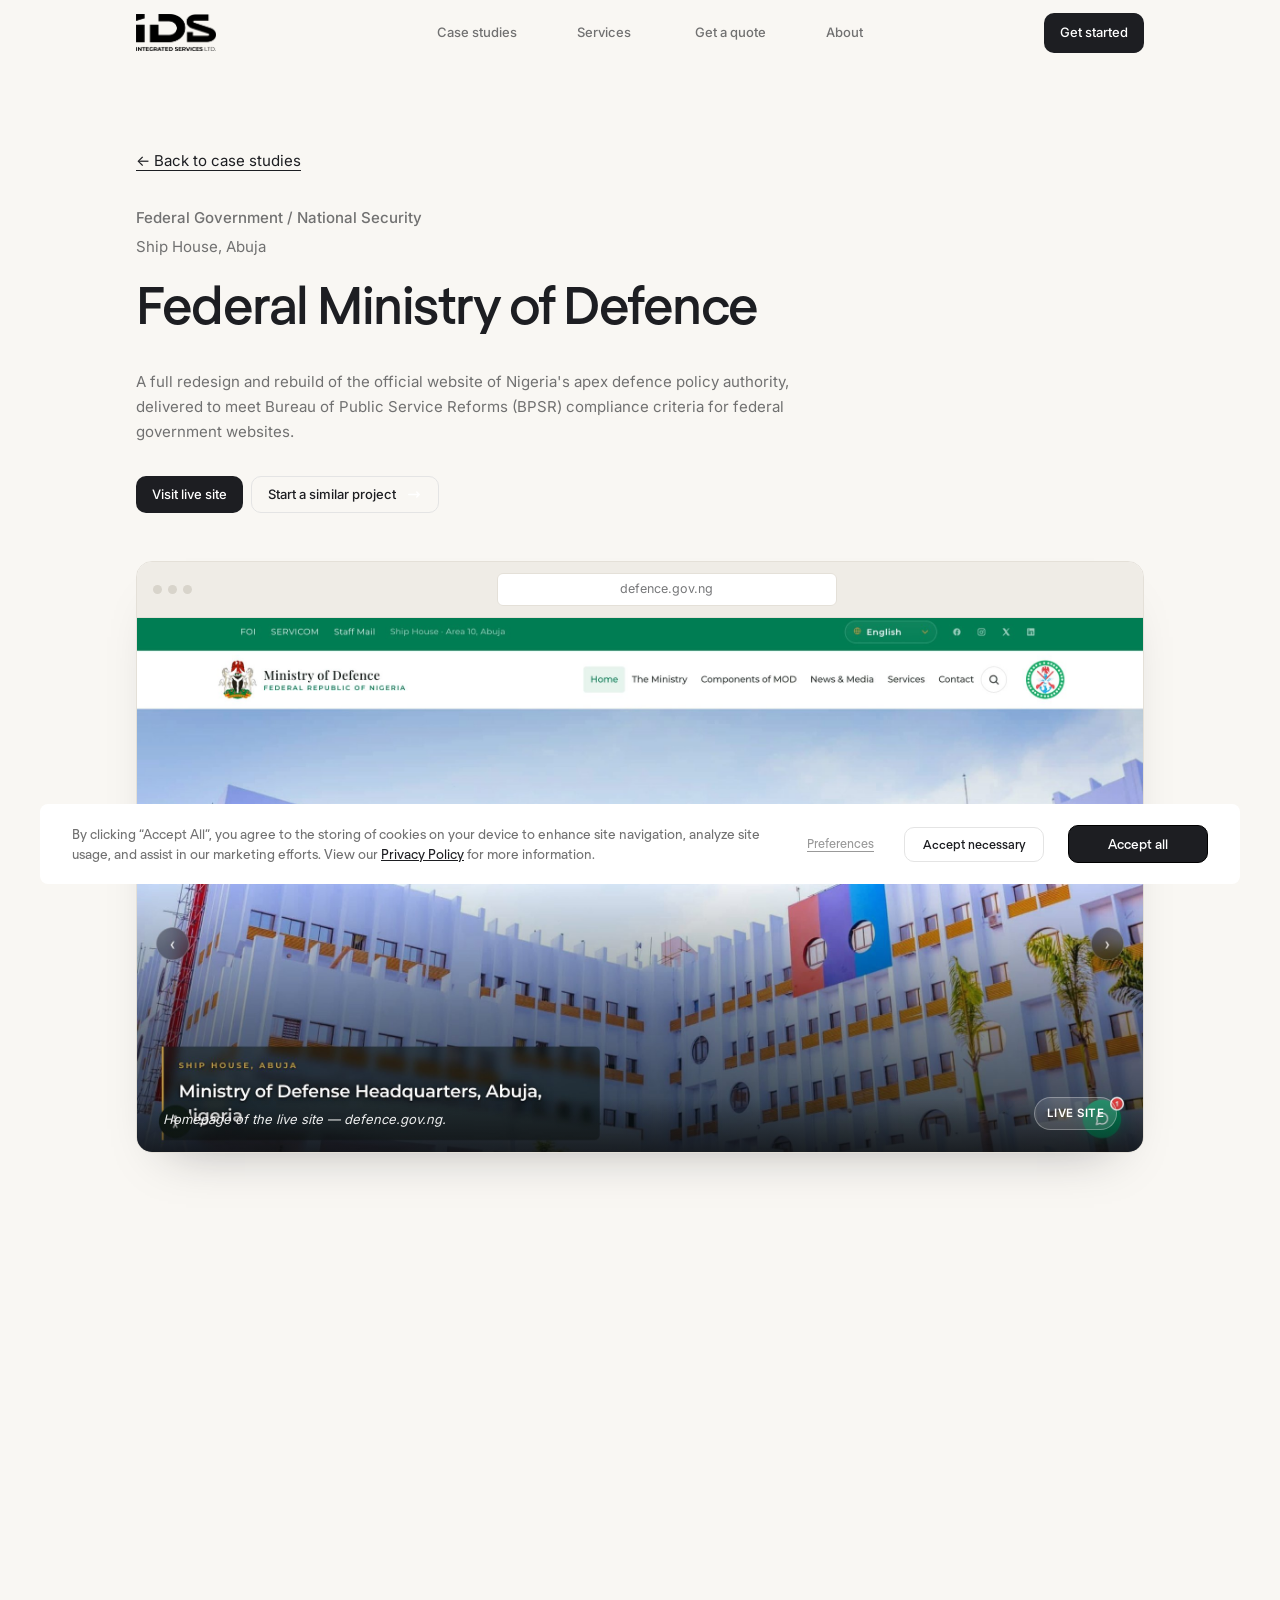
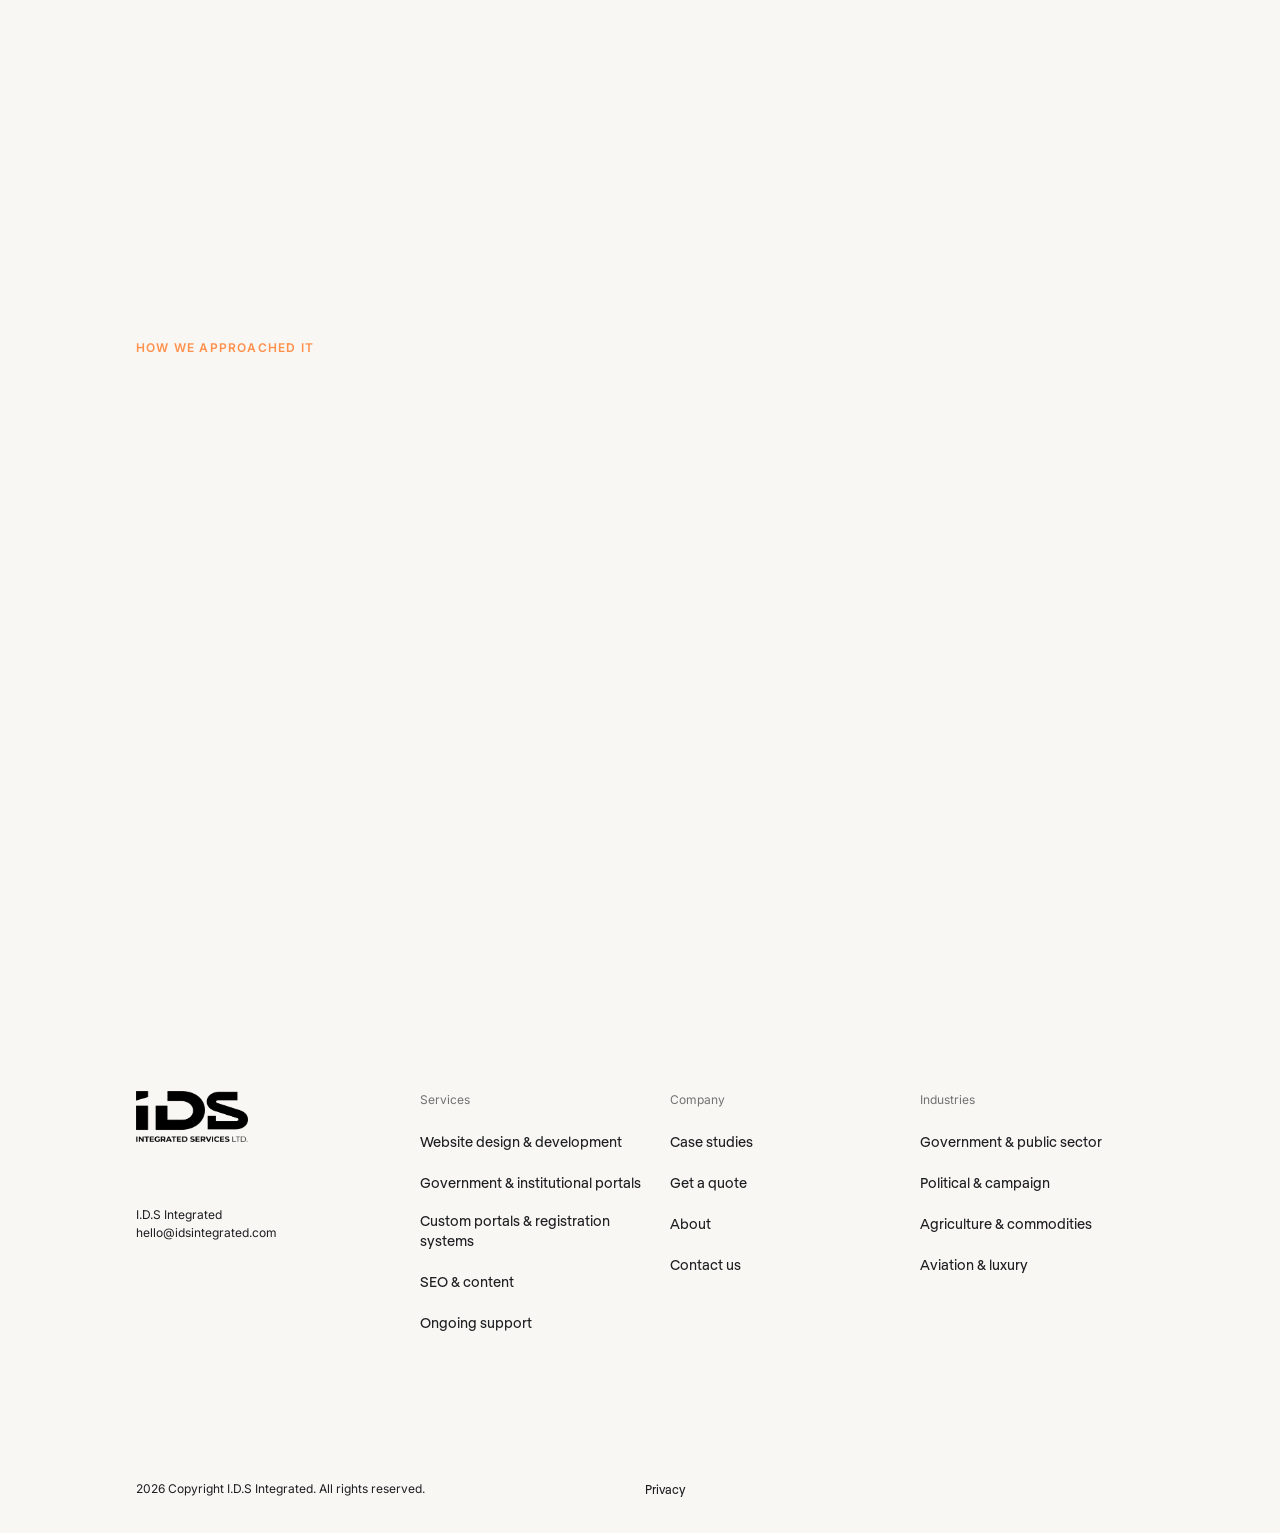
<file: case-federal-ministry-of-defence.html>
<!DOCTYPE html><html data-wf-domain="www.eleken.co" data-wf-page="641af8b49a2175511496830a" data-wf-site="5e8b3356a5a8f5321855bbe7" lang="en-US"><head><meta charset="utf-8"><link href="https://cdn.prod.website-files.com" rel="preconnect" crossorigin="anonymous"><title>Federal Ministry of Defence — Case Study | I.D.S Integrated</title><meta content="A full BPSR-compliant redesign and rebuild of Nigeria's federal defence ministry website, serving 220 million citizens." name="description"><meta content="Federal Ministry of Defence — Case Study | I.D.S Integrated" property="og:title"><meta content="A full BPSR-compliant redesign and rebuild of Nigeria's federal defence ministry website, serving 220 million citizens." property="og:description"><meta content="Federal Ministry of Defence — Case Study | I.D.S Integrated" name="twitter:title"><meta content="A full BPSR-compliant redesign and rebuild of Nigeria's federal defence ministry website, serving 220 million citizens." name="twitter:description"><meta property="og:type" content="website"><meta content="summary_large_image" name="twitter:card"><meta content="width=device-width, initial-scale=1" name="viewport"><link href="assets/css/base.min.css" rel="stylesheet" type="text/css"><link href="assets/css/site.min.css" rel="stylesheet" type="text/css"><link href="assets/css/custom-polish.css" rel="stylesheet" type="text/css"><style>.case-slider-row{display:flex!important;flex-flow:row!important;align-items:stretch!important}.case-slider-col{width:50%!important;flex:0 0 50%!important}.slider-case-item:not(:first-child){display:none}.slider-case-images-item:not(:first-child){display:none}@media screen and (max-width:767px){.case-slider-row{flex-flow:column!important}.case-slider-col{width:100%!important;flex:0 0 100%!important}}.cta{grid-template-columns:1fr!important;justify-items:center!important}.content.content-box-lg{align-items:center!important;text-align:center!important;padding-left:80px!important;padding-right:80px!important}@media screen and (max-width:767px){.content.content-box-lg{padding-left:23px!important;padding-right:23px!important}}</style><style>@media (min-width:992px) {html.w-mod-js:not(.w-mod-ix) [data-w-id="91e22e58-ddb7-a447-f767-4133813b0183"] {-webkit-transform:translate3d(0, 24px, 0) scale3d(1, 1, 1) rotateX(0) rotateY(0) rotateZ(0) skew(0, 0);-moz-transform:translate3d(0, 24px, 0) scale3d(1, 1, 1) rotateX(0) rotateY(0) rotateZ(0) skew(0, 0);-ms-transform:translate3d(0, 24px, 0) scale3d(1, 1, 1) rotateX(0) rotateY(0) rotateZ(0) skew(0, 0);transform:translate3d(0, 24px, 0) scale3d(1, 1, 1) rotateX(0) rotateY(0) rotateZ(0) skew(0, 0);opacity:0;}html.w-mod-js:not(.w-mod-ix) [data-w-id="91e22e58-ddb7-a447-f767-4133813b05b2"] {-webkit-transform:translate3d(0, 24px, 0) scale3d(1, 1, 1) rotateX(0) rotateY(0) rotateZ(0) skew(0, 0);-moz-transform:translate3d(0, 24px, 0) scale3d(1, 1, 1) rotateX(0) rotateY(0) rotateZ(0) skew(0, 0);-ms-transform:translate3d(0, 24px, 0) scale3d(1, 1, 1) rotateX(0) rotateY(0) rotateZ(0) skew(0, 0);transform:translate3d(0, 24px, 0) scale3d(1, 1, 1) rotateX(0) rotateY(0) rotateZ(0) skew(0, 0);opacity:0;}html.w-mod-js:not(.w-mod-ix) [data-w-id="91e22e58-ddb7-a447-f767-4133813b00b7"] {opacity:0;}html.w-mod-js:not(.w-mod-ix) [data-w-id="91e22e58-ddb7-a447-f767-4133813b00ba"] {opacity:0;}html.w-mod-js:not(.w-mod-ix) [data-w-id="91e22e58-ddb7-a447-f767-4133813b0144"] {-webkit-transform:translate3d(0, 24px, 0) scale3d(1, 1, 1) rotateX(0) rotateY(0) rotateZ(0) skew(0, 0);-moz-transform:translate3d(0, 24px, 0) scale3d(1, 1, 1) rotateX(0) rotateY(0) rotateZ(0) skew(0, 0);-ms-transform:translate3d(0, 24px, 0) scale3d(1, 1, 1) rotateX(0) rotateY(0) rotateZ(0) skew(0, 0);transform:translate3d(0, 24px, 0) scale3d(1, 1, 1) rotateX(0) rotateY(0) rotateZ(0) skew(0, 0);opacity:0;}html.w-mod-js:not(.w-mod-ix) [data-w-id="91e22e58-ddb7-a447-f767-4133813b0150"] {-webkit-transform:translate3d(0px, 0, 0) scale3d(1, 1, 1) rotateX(0) rotateY(0) rotateZ(0) skew(0, 0);-moz-transform:translate3d(0px, 0, 0) scale3d(1, 1, 1) rotateX(0) rotateY(0) rotateZ(0) skew(0, 0);-ms-transform:translate3d(0px, 0, 0) scale3d(1, 1, 1) rotateX(0) rotateY(0) rotateZ(0) skew(0, 0);transform:translate3d(0px, 0, 0) scale3d(1, 1, 1) rotateX(0) rotateY(0) rotateZ(0) skew(0, 0);}html.w-mod-js:not(.w-mod-ix) [data-w-id="91e22e58-ddb7-a447-f767-4133813b00bd"] {opacity:0;}html.w-mod-js:not(.w-mod-ix) [data-w-id="91e22e58-ddb7-a447-f767-4133813b00c0"] {opacity:0;}html.w-mod-js:not(.w-mod-ix) [data-w-id="91e22e58-ddb7-a447-f767-4133813b009f"] {opacity:0;}html.w-mod-js:not(.w-mod-ix) [data-w-id="91e22e58-ddb7-a447-f767-4133813b00a2"] {opacity:0;}html.w-mod-js:not(.w-mod-ix) [data-w-id="91e22e58-ddb7-a447-f767-4133813b018e"] {-webkit-transform:translate3d(0px, 0, 0) scale3d(1, 1, 1) rotateX(0) rotateY(0) rotateZ(0) skew(0, 0);-moz-transform:translate3d(0px, 0, 0) scale3d(1, 1, 1) rotateX(0) rotateY(0) rotateZ(0) skew(0, 0);-ms-transform:translate3d(0px, 0, 0) scale3d(1, 1, 1) rotateX(0) rotateY(0) rotateZ(0) skew(0, 0);transform:translate3d(0px, 0, 0) scale3d(1, 1, 1) rotateX(0) rotateY(0) rotateZ(0) skew(0, 0);}html.w-mod-js:not(.w-mod-ix) [data-w-id="91e22e58-ddb7-a447-f767-4133813b05be"] {-webkit-transform:translate3d(0px, 0, 0) scale3d(1, 1, 1) rotateX(0) rotateY(0) rotateZ(0) skew(0, 0);-moz-transform:translate3d(0px, 0, 0) scale3d(1, 1, 1) rotateX(0) rotateY(0) rotateZ(0) skew(0, 0);-ms-transform:translate3d(0px, 0, 0) scale3d(1, 1, 1) rotateX(0) rotateY(0) rotateZ(0) skew(0, 0);transform:translate3d(0px, 0, 0) scale3d(1, 1, 1) rotateX(0) rotateY(0) rotateZ(0) skew(0, 0);}html.w-mod-js:not(.w-mod-ix) [data-w-id="91e22e58-ddb7-a447-f767-4133813b00d5"] {opacity:0;}html.w-mod-js:not(.w-mod-ix) [data-w-id="91e22e58-ddb7-a447-f767-4133813b00d8"] {opacity:0;}html.w-mod-js:not(.w-mod-ix) [data-w-id="91e22e58-ddb7-a447-f767-4133813b00ab"] {opacity:0;}html.w-mod-js:not(.w-mod-ix) [data-w-id="91e22e58-ddb7-a447-f767-4133813b00ae"] {opacity:0;}html.w-mod-js:not(.w-mod-ix) [data-w-id="91e22e58-ddb7-a447-f767-4133813b00f9"] {opacity:0;}html.w-mod-js:not(.w-mod-ix) [data-w-id="91e22e58-ddb7-a447-f767-4133813b00fc"] {opacity:0;}html.w-mod-js:not(.w-mod-ix) [data-w-id="91e22e58-ddb7-a447-f767-4133813b0168"] {-webkit-transform:translate3d(0px, 0, 0) scale3d(1, 1, 1) rotateX(0) rotateY(0) rotateZ(0) skew(0, 0);-moz-transform:translate3d(0px, 0, 0) scale3d(1, 1, 1) rotateX(0) rotateY(0) rotateZ(0) skew(0, 0);-ms-transform:translate3d(0px, 0, 0) scale3d(1, 1, 1) rotateX(0) rotateY(0) rotateZ(0) skew(0, 0);transform:translate3d(0px, 0, 0) scale3d(1, 1, 1) rotateX(0) rotateY(0) rotateZ(0) skew(0, 0);}html.w-mod-js:not(.w-mod-ix) [data-w-id="91e22e58-ddb7-a447-f767-4133813b015a"] {-webkit-transform:translate3d(0, 24px, 0) scale3d(1, 1, 1) rotateX(0) rotateY(0) rotateZ(0) skew(0, 0);-moz-transform:translate3d(0, 24px, 0) scale3d(1, 1, 1) rotateX(0) rotateY(0) rotateZ(0) skew(0, 0);-ms-transform:translate3d(0, 24px, 0) scale3d(1, 1, 1) rotateX(0) rotateY(0) rotateZ(0) skew(0, 0);transform:translate3d(0, 24px, 0) scale3d(1, 1, 1) rotateX(0) rotateY(0) rotateZ(0) skew(0, 0);opacity:0;}html.w-mod-js:not(.w-mod-ix) [data-w-id="91e22e58-ddb7-a447-f767-4133813b04df"] {-webkit-transform:translate3d(0px, 0, 0) scale3d(1, 1, 1) rotateX(0) rotateY(0) rotateZ(0) skew(0, 0);-moz-transform:translate3d(0px, 0, 0) scale3d(1, 1, 1) rotateX(0) rotateY(0) rotateZ(0) skew(0, 0);-ms-transform:translate3d(0px, 0, 0) scale3d(1, 1, 1) rotateX(0) rotateY(0) rotateZ(0) skew(0, 0);transform:translate3d(0px, 0, 0) scale3d(1, 1, 1) rotateX(0) rotateY(0) rotateZ(0) skew(0, 0);}html.w-mod-js:not(.w-mod-ix) [data-w-id="91e22e58-ddb7-a447-f767-4133813b04b1"] {-webkit-transform:translate3d(0, 24px, 0) scale3d(1, 1, 1) rotateX(0) rotateY(0) rotateZ(0) skew(0, 0);-moz-transform:translate3d(0, 24px, 0) scale3d(1, 1, 1) rotateX(0) rotateY(0) rotateZ(0) skew(0, 0);-ms-transform:translate3d(0, 24px, 0) scale3d(1, 1, 1) rotateX(0) rotateY(0) rotateZ(0) skew(0, 0);transform:translate3d(0, 24px, 0) scale3d(1, 1, 1) rotateX(0) rotateY(0) rotateZ(0) skew(0, 0);opacity:0;}html.w-mod-js:not(.w-mod-ix) [data-w-id="91e22e58-ddb7-a447-f767-4133813b0087"] {opacity:0;}html.w-mod-js:not(.w-mod-ix) [data-w-id="91e22e58-ddb7-a447-f767-4133813b008a"] {opacity:0;}html.w-mod-js:not(.w-mod-ix) [data-w-id="91e22e58-ddb7-a447-f767-4133813b0178"] {-webkit-transform:translate3d(0, 24px, 0) scale3d(1, 1, 1) rotateX(0) rotateY(0) rotateZ(0) skew(0, 0);-moz-transform:translate3d(0, 24px, 0) scale3d(1, 1, 1) rotateX(0) rotateY(0) rotateZ(0) skew(0, 0);-ms-transform:translate3d(0, 24px, 0) scale3d(1, 1, 1) rotateX(0) rotateY(0) rotateZ(0) skew(0, 0);transform:translate3d(0, 24px, 0) scale3d(1, 1, 1) rotateX(0) rotateY(0) rotateZ(0) skew(0, 0);opacity:0;}html.w-mod-js:not(.w-mod-ix) [data-w-id="91e22e58-ddb7-a447-f767-4133813b00f3"] {opacity:0;}html.w-mod-js:not(.w-mod-ix) [data-w-id="91e22e58-ddb7-a447-f767-4133813b00f6"] {opacity:0;}html.w-mod-js:not(.w-mod-ix) [data-w-id="91e22e58-ddb7-a447-f767-4133813b05ca"] {-webkit-transform:translate3d(0px, 0, 0) scale3d(1, 1, 1) rotateX(0) rotateY(0) rotateZ(0) skew(0, 0);-moz-transform:translate3d(0px, 0, 0) scale3d(1, 1, 1) rotateX(0) rotateY(0) rotateZ(0) skew(0, 0);-ms-transform:translate3d(0px, 0, 0) scale3d(1, 1, 1) rotateX(0) rotateY(0) rotateZ(0) skew(0, 0);transform:translate3d(0px, 0, 0) scale3d(1, 1, 1) rotateX(0) rotateY(0) rotateZ(0) skew(0, 0);}html.w-mod-js:not(.w-mod-ix) [data-w-id="91e22e58-ddb7-a447-f767-4133813b00c9"] {opacity:0;}html.w-mod-js:not(.w-mod-ix) [data-w-id="91e22e58-ddb7-a447-f767-4133813b00cc"] {opacity:0;}html.w-mod-js:not(.w-mod-ix) [data-w-id="91e22e58-ddb7-a447-f767-4133813b0081"] {opacity:0;}html.w-mod-js:not(.w-mod-ix) [data-w-id="91e22e58-ddb7-a447-f767-4133813b0084"] {opacity:0;}html.w-mod-js:not(.w-mod-ix) [data-w-id="91e22e58-ddb7-a447-f767-4133813b008d"] {opacity:0;}html.w-mod-js:not(.w-mod-ix) [data-w-id="91e22e58-ddb7-a447-f767-4133813b0090"] {opacity:0;}html.w-mod-js:not(.w-mod-ix) [data-w-id="91e22e58-ddb7-a447-f767-4133813b00e7"] {opacity:0;}html.w-mod-js:not(.w-mod-ix) [data-w-id="91e22e58-ddb7-a447-f767-4133813b00ea"] {opacity:0;}html.w-mod-js:not(.w-mod-ix) [data-w-id="91e22e58-ddb7-a447-f767-4133813b00cf"] {opacity:0;}html.w-mod-js:not(.w-mod-ix) [data-w-id="91e22e58-ddb7-a447-f767-4133813b00d2"] {opacity:0;}html.w-mod-js:not(.w-mod-ix) [data-w-id="91e22e58-ddb7-a447-f767-4133813b0093"] {opacity:0;}html.w-mod-js:not(.w-mod-ix) [data-w-id="91e22e58-ddb7-a447-f767-4133813b0096"] {opacity:0;}html.w-mod-js:not(.w-mod-ix) [data-w-id="91e22e58-ddb7-a447-f767-4133813b00db"] {opacity:0;}html.w-mod-js:not(.w-mod-ix) [data-w-id="91e22e58-ddb7-a447-f767-4133813b00de"] {opacity:0;}html.w-mod-js:not(.w-mod-ix) [data-w-id="91e22e58-ddb7-a447-f767-4133813b0072"] {-webkit-transform:translate3d(0px, 0, 0) scale3d(1, 1, 1) rotateX(0) rotateY(0) rotateZ(0) skew(0, 0);-moz-transform:translate3d(0px, 0, 0) scale3d(1, 1, 1) rotateX(0) rotateY(0) rotateZ(0) skew(0, 0);-ms-transform:translate3d(0px, 0, 0) scale3d(1, 1, 1) rotateX(0) rotateY(0) rotateZ(0) skew(0, 0);transform:translate3d(0px, 0, 0) scale3d(1, 1, 1) rotateX(0) rotateY(0) rotateZ(0) skew(0, 0);}html.w-mod-js:not(.w-mod-ix) [data-w-id="91e22e58-ddb7-a447-f767-4133813b00c3"] {opacity:0;}html.w-mod-js:not(.w-mod-ix) [data-w-id="91e22e58-ddb7-a447-f767-4133813b00c6"] {opacity:0;}html.w-mod-js:not(.w-mod-ix) [data-w-id="91e22e58-ddb7-a447-f767-4133813b00e1"] {opacity:0;}html.w-mod-js:not(.w-mod-ix) [data-w-id="91e22e58-ddb7-a447-f767-4133813b00e4"] {opacity:0;}html.w-mod-js:not(.w-mod-ix) [data-w-id="91e22e58-ddb7-a447-f767-4133813b0177"] {-webkit-transform:translate3d(0px, 0, 0) scale3d(1, 1, 1) rotateX(0) rotateY(0) rotateZ(0) skew(0, 0);-moz-transform:translate3d(0px, 0, 0) scale3d(1, 1, 1) rotateX(0) rotateY(0) rotateZ(0) skew(0, 0);-ms-transform:translate3d(0px, 0, 0) scale3d(1, 1, 1) rotateX(0) rotateY(0) rotateZ(0) skew(0, 0);transform:translate3d(0px, 0, 0) scale3d(1, 1, 1) rotateX(0) rotateY(0) rotateZ(0) skew(0, 0);}html.w-mod-js:not(.w-mod-ix) [data-w-id="91e22e58-ddb7-a447-f767-4133813b00b1"] {opacity:0;}html.w-mod-js:not(.w-mod-ix) [data-w-id="91e22e58-ddb7-a447-f767-4133813b00b4"] {opacity:0;}html.w-mod-js:not(.w-mod-ix) [data-w-id="91e22e58-ddb7-a447-f767-4133813b0099"] {opacity:0;}html.w-mod-js:not(.w-mod-ix) [data-w-id="91e22e58-ddb7-a447-f767-4133813b009c"] {opacity:0;}html.w-mod-js:not(.w-mod-ix) [data-w-id="91e22e58-ddb7-a447-f767-4133813b00a5"] {opacity:0;}html.w-mod-js:not(.w-mod-ix) [data-w-id="91e22e58-ddb7-a447-f767-4133813b00a8"] {opacity:0;}html.w-mod-js:not(.w-mod-ix) [data-w-id="91e22e58-ddb7-a447-f767-4133813b00ed"] {opacity:0;}html.w-mod-js:not(.w-mod-ix) [data-w-id="91e22e58-ddb7-a447-f767-4133813b00f0"] {opacity:0;}html.w-mod-js:not(.w-mod-ix) [data-w-id="3f6314a8-7b16-4017-0628-8ad34868bce1"] {-webkit-transform:translate3d(0, 0, 0) scale3d(1, 1, 1) rotateX(0) rotateY(0) rotateZ(0) skew(0, 0);-moz-transform:translate3d(0, 0, 0) scale3d(1, 1, 1) rotateX(0) rotateY(0) rotateZ(0) skew(0, 0);-ms-transform:translate3d(0, 0, 0) scale3d(1, 1, 1) rotateX(0) rotateY(0) rotateZ(0) skew(0, 0);transform:translate3d(0, 0, 0) scale3d(1, 1, 1) rotateX(0) rotateY(0) rotateZ(0) skew(0, 0);}html.w-mod-js:not(.w-mod-ix) [data-w-id="5a8da006-9305-b73e-1d50-06e16fa798e4"] {-webkit-transform:translate3d(0px, 0, 0) scale3d(1, 1, 1) rotateX(0) rotateY(0) rotateZ(0) skew(0, 0);-moz-transform:translate3d(0px, 0, 0) scale3d(1, 1, 1) rotateX(0) rotateY(0) rotateZ(0) skew(0, 0);-ms-transform:translate3d(0px, 0, 0) scale3d(1, 1, 1) rotateX(0) rotateY(0) rotateZ(0) skew(0, 0);transform:translate3d(0px, 0, 0) scale3d(1, 1, 1) rotateX(0) rotateY(0) rotateZ(0) skew(0, 0);}html.w-mod-js:not(.w-mod-ix) [data-w-id="9f32489c-5159-738a-a393-21bb120b4cb5"] {-webkit-transform:translate3d(0, 24px, 0) scale3d(1, 1, 1) rotateX(0) rotateY(0) rotateZ(0) skew(0, 0);-moz-transform:translate3d(0, 24px, 0) scale3d(1, 1, 1) rotateX(0) rotateY(0) rotateZ(0) skew(0, 0);-ms-transform:translate3d(0, 24px, 0) scale3d(1, 1, 1) rotateX(0) rotateY(0) rotateZ(0) skew(0, 0);transform:translate3d(0, 24px, 0) scale3d(1, 1, 1) rotateX(0) rotateY(0) rotateZ(0) skew(0, 0);opacity:0;}html.w-mod-js:not(.w-mod-ix) [data-w-id="cfc28328-8d73-4b4b-7937-b67fb9b86fa4"] {-webkit-transform:translate3d(0px, 0, 0) scale3d(1, 1, 1) rotateX(0) rotateY(0) rotateZ(0) skew(0, 0);-moz-transform:translate3d(0px, 0, 0) scale3d(1, 1, 1) rotateX(0) rotateY(0) rotateZ(0) skew(0, 0);-ms-transform:translate3d(0px, 0, 0) scale3d(1, 1, 1) rotateX(0) rotateY(0) rotateZ(0) skew(0, 0);transform:translate3d(0px, 0, 0) scale3d(1, 1, 1) rotateX(0) rotateY(0) rotateZ(0) skew(0, 0);}html.w-mod-js:not(.w-mod-ix) [data-w-id="91e22e58-ddb7-a447-f767-4133813b0139"] {-webkit-transform:translate3d(0, 24px, 0) scale3d(1, 1, 1) rotateX(0) rotateY(0) rotateZ(0) skew(0, 0);-moz-transform:translate3d(0, 24px, 0) scale3d(1, 1, 1) rotateX(0) rotateY(0) rotateZ(0) skew(0, 0);-ms-transform:translate3d(0, 24px, 0) scale3d(1, 1, 1) rotateX(0) rotateY(0) rotateZ(0) skew(0, 0);transform:translate3d(0, 24px, 0) scale3d(1, 1, 1) rotateX(0) rotateY(0) rotateZ(0) skew(0, 0);opacity:0;}html.w-mod-js:not(.w-mod-ix) [data-w-id="1bdfef42-2666-3055-59f7-0ff482ddf922"] {-webkit-transform:translate3d(0, 24px, 0) scale3d(1, 1, 1) rotateX(0) rotateY(0) rotateZ(0) skew(0, 0);-moz-transform:translate3d(0, 24px, 0) scale3d(1, 1, 1) rotateX(0) rotateY(0) rotateZ(0) skew(0, 0);-ms-transform:translate3d(0, 24px, 0) scale3d(1, 1, 1) rotateX(0) rotateY(0) rotateZ(0) skew(0, 0);transform:translate3d(0, 24px, 0) scale3d(1, 1, 1) rotateX(0) rotateY(0) rotateZ(0) skew(0, 0);opacity:0;}}@media (max-width:767px) and (min-width:480px) {html.w-mod-js:not(.w-mod-ix) [data-w-id="91e22e58-ddb7-a447-f767-4133813b0183"] {-webkit-transform:translate3d(0, 24px, 0) scale3d(1, 1, 1) rotateX(0) rotateY(0) rotateZ(0) skew(0, 0);-moz-transform:translate3d(0, 24px, 0) scale3d(1, 1, 1) rotateX(0) rotateY(0) rotateZ(0) skew(0, 0);-ms-transform:translate3d(0, 24px, 0) scale3d(1, 1, 1) rotateX(0) rotateY(0) rotateZ(0) skew(0, 0);transform:translate3d(0, 24px, 0) scale3d(1, 1, 1) rotateX(0) rotateY(0) rotateZ(0) skew(0, 0);opacity:0;}html.w-mod-js:not(.w-mod-ix) [data-w-id="91e22e58-ddb7-a447-f767-4133813b05b2"] {-webkit-transform:translate3d(0, 24px, 0) scale3d(1, 1, 1) rotateX(0) rotateY(0) rotateZ(0) skew(0, 0);-moz-transform:translate3d(0, 24px, 0) scale3d(1, 1, 1) rotateX(0) rotateY(0) rotateZ(0) skew(0, 0);-ms-transform:translate3d(0, 24px, 0) scale3d(1, 1, 1) rotateX(0) rotateY(0) rotateZ(0) skew(0, 0);transform:translate3d(0, 24px, 0) scale3d(1, 1, 1) rotateX(0) rotateY(0) rotateZ(0) skew(0, 0);opacity:0;}}</style><script type="text/javascript">!function(o,c){var n=c.documentElement,t=" w-mod-";n.className+=t+"js",("ontouchstart"in o||o.DocumentTouch&&c instanceof DocumentTouch)&&(n.className+=t+"touch")}(window,document);</script><link href="assets/img/favicon.png" rel="shortcut icon" type="image/png"><link href="assets/img/favicon.png" rel="apple-touch-icon">






<style>  
body {
  -moz-osx-font-smoothing: antialiased;
  -webkit-font-smoothing: antialiased;
  font-optical-sizing: none;
}
  
.nav-dropdown-toggle.w--open {
  justify-content: space-between;
  align-items: center;
}


@media screen and (max-width: 767px) {
    .nav-menu.nav-mod {
        height: calc(100vh - 72px) !important;
    }
}
</style>




<link rel="stylesheet" type="text/css" href="assets/css/slick.css">

<script type="application/ld+json">
{
  "@context": "https://schema.org",
  "@graph": [
    {
      "@type": "Organization",
      "@id": "https://idsintegrated.com/#organization",
      "name": "I.D.S Integrated",
      "email": "hello@idsintegrated.com",
      "logo": {
        "@type": "ImageObject",
        "url": "assets/img/ids-logo.png"
      }
    }
  ]
}
</script>

<style>
  .slick-slide[aria-hidden="true"] { pointer-events: none; }
</style>

<style>
.tabs-menu.w-tab-menu{
  overflow-x:auto;
  -webkit-overflow-scrolling:touch;
}
.tabs-menu.w-tab-menu:focus{
  outline:2px solid currentColor;
  outline-offset:2px;
}

.w-tab-link:focus-visible{
  outline:2px solid currentColor;
  outline-offset:2px;
}

.tabs-menu.arrows[role="presentation"]{
  overflow: visible !important;
  max-height: none !important;
}
 /* =========================================================
   Case slider — dots rebuilt from scratch (stable pointer)
   ========================================================= */

    :root {
      --dot-active: #F59958;
      --dot-inactive: #E4E4E7;
      --dot-height: 3px;

      --dot-hover-inc: 2px;

      --dot-radius: 999px;
      --dot-gap: 20px;
      --li-hit: 20px;

      --dot-progress: 4000ms;

    }

    .case-section * {
      outline: none;
      -webkit-tap-highlight-color: transparent;
    }

    /* ---------------------------
   Dots container
   --------------------------- */
    .slider-case-dots-left {
      position: relative;
      z-index: 5;
    }

    .slider-case-dots-left .slick-dots {
      display: flex !important;
      flex-direction: row;
      align-items: center;
      width: 100%;
      gap: var(--dot-gap);
      list-style: none;
      padding: 0;
      margin: 40px 0 0;
      position: relative;
      z-index: 10;

      user-select: none;
      pointer-events: auto;
    }


    .slider-case-dots-left .slick-dots>li {
      display: flex;
      align-items: center;

      flex: 1 1 0%;
      min-width: 0;
      min-height: var(--li-hit);
      padding: 0;
      margin: 0;
      box-sizing: border-box;
      cursor: pointer;
      position: relative;
    }


    .slider-case-dots-left .slick-dots>li>button {
      display: none !important;
    }


    .slider-case-dots-left .slick-dots .my-dot {
      position: relative;
      width: 100%;
      height: var(--dot-height);
      background: var(--dot-inactive);
      border-radius: var(--dot-radius);
      opacity: .6;
      overflow: hidden;

      transition: height .15s ease, opacity .15s ease;
      will-change: height, opacity;
      pointer-events: auto;

      cursor: pointer !important;
    }


    .slider-case-dots-left .slick-dots .my-dot::before {
      content: "";
      position: absolute;
      left: 0;
      right: 0;
      top: 50%;
      height: var(--li-hit);
      transform: translateY(-50%);
    }


    .slider-case-dots-left .slick-dots li.slick-active .my-dot {
      opacity: 1;
    }


    .slider-case-dots-left .slick-dots .my-dot .my-fill {
      position: absolute;
      inset: 0;
      transform-origin: left center;
      transform: scaleX(0);
      background: var(--dot-active);
      border-radius: inherit;
      transition: transform var(--dot-progress) linear;
      will-change: transform;
      pointer-events: none;
    }


    .slider-case-dots-left .slick-dots li.slick-active .my-fill {
      transform: scaleX(1);
    }


    .slider-case-dots-left .slick-dots>li:hover .my-dot{
      height: calc(var(--dot-height) + var(--dot-hover-inc));
      opacity: 1;
    }


    .slider-case-dots-left .slick-dots>li *,
    .slider-case-dots-left .slick-dots>li {
      cursor: pointer !important;
    }


    .slider-case-dots-left .slick-dots>li[style] {
      cursor: pointer !important;
    }


    .slider-case-dots-left .slick-dots {
      flex-wrap: nowrap;
    }
    

.slider-case-dots-left .slick-dots > li {
  transition: width 360ms cubic-bezier(.22,.61,.36,1);
  will-change: width;
}


.slider-case-dots-left .slick-dots.no-anim > li {
  transition: none !important;
}


    @media (max-width: 480px) {
      .slider-case-dots-left .slick-dots {
        gap: 10px;
      }
    }

    /* ---------------------------
   Слайдери: дрібні хардени
   --------------------------- */


    .slider-case .slick-slide,
    .slider-case .slick-slide:focus,
    .slider-case-item,
    .slider-case-item:focus,
    .slider-case-images .slick-slide,
    .slider-case-images .slick-slide:focus,
    .slider-case-item a:focus,
    .slider-case-images a:focus {
      outline: none !important;
      box-shadow: none !important;
    }


    .slider-case-images .slick-slide {
      transition: opacity .7s linear;
    }

    .slider-case-images .slick-slide[aria-hidden="true"] {
      pointer-events: none !important;
    }


    .slider-case-images .slick-list::after,
    .slider-case-images .slick-track::after {
      pointer-events: none !important;
    }
/*SLick end*/


[data-hover-area]  {
  cursor: none;
}

[data-mouse-point] {
  opacity: 0;
  transform: translate(-50%, -50%) scale(0);
  transition: opacity 0.2s ease, transform 0.2s ease;
  pointer-events: none;
}
[data-mouse-point].visible {
  opacity: 1;
  transform: translate(-50%, -50%) scale(1);
}

.slick-list, .slick-track {
	height: 100%;
}


.animated-text-item { display: block; }
.word { display:inline-block; white-space:nowrap; }
.space { white-space:pre; }
.letter { display:inline-block; color: #888686; transition:color .3s cubic-bezier(.4,0,.2,1); }
.letter.active { color: #000; }


.w-slider-dot {
	background-color: #eae8e4;
  width: 9px;
  height: 9px;
  margin: 0;
}
.w-slider-dot.w-active {
	background-color: #b5b1a9;
}


.form-input::placeholder { color: #ADAAA4; font-size: 13px; line-height: 18px; }
.form-input::-webkit-input-placeholder { color: #ADAAA4; font-size: 13px; line-height: 18px; }
.form-input::-moz-placeholder { color: #ADAAA4; font-size: 13px; line-height: 18px; }
.form-input:-ms-input-placeholder { color: #ADAAA4; font-size: 13px; line-height: 18px; }
.form-input::-ms-input-placeholder { color: #ADAAA4; font-size: 13px; line-height: 18px; }
</style>

<style>
:root {
	--list-bg-color: #f9f7f3;
  --list-text-color: #615d55;
  --select-field-arrow-color: #1D1E22;
  --border-color-active: #f9f7f3;
  --border-color-hover: #6A6868;
  --list-item-bg-color: #e6e4e0;
  
  --select-field-padding-left: 12px;
  --select-field-padding-right: 12px;
  --list-padding-top-bottom: 15;
  --list-max-height: auto;
  --list-min-width: 100%;
  --list-item-padding-left: 16px; 
  --list-item-padding-right: 16px;
  --list-item-min-height: 28px;
  --list-item-line-height: 28px;
}




.nice-select {
  -webkit-tap-highlight-color: transparent;
  box-sizing: border-box;
  clear: both;
  padding-left: var(--select-field-padding-left);
  padding-right: var(--select-field-padding-right);
  position: relative;
  text-align: left !important;
  -webkit-transition: all 0.2s ease-in-out;
  transition: all 0.2s ease-in-out;
  -webkit-user-select: none;
     -moz-user-select: none;
      -ms-user-select: none;
          user-select: none;
  white-space: nowrap; 
}


.nice-select:hover {
  border-color: var(--border-color-hover); 
}


.nice-select:active, .nice-select.open, .nice-select:focus {
  border-color: var(--border-color-active);
}


.nice-select:after {
  border-bottom: 2px solid var(--select-field-arrow-color);
  border-right: 2px solid var(--select-field-arrow-color);
  content: '';
  display: block;
  height: 5px;
  margin-top: -4px;
  pointer-events: none;
  position: absolute;
  right: 20px;
  top: 50%;
  -webkit-transform-origin: 66% 66%;
  -ms-transform-origin: 66% 66%;
  transform-origin: 66% 66%;
  -webkit-transform: rotate(45deg);
  -ms-transform: rotate(45deg);
  transform: rotate(45deg);
  -webkit-transition: all 0.15s ease-in-out;
  transition: all 0.15s ease-in-out;
  width: 5px; 
}


.nice-select.open:after {
    -webkit-transform: rotate(-135eg);
  -ms-transform: rotate(-135deg);
  transform: rotate(-135deg);
}


.nice-select.open .list {
  opacity: 1;
  pointer-events: auto;
  -webkit-transform: scale(1) translateY(0);
  -ms-transform: scale(1) translateY(0);
  transform: scale(1) translateY(0); 
  border-radius: 10px;
}
.nice-select.wide .list {
	border-radius: 10px;
}

.nice-select.disabled {
  border-color: #ededed;
  color: #999;
  pointer-events: none; 
}


.nice-select.disabled:after {
  border-color: #cccccc; 
}


.nice-select.wide {
  width: 100%;
  display: flex;
  align-items: center;
}


.nice-select.wide .list {
  left: 0 !important;
  right: 0 !important; 
}


.nice-select.right {
  float: right; 
}


.nice-select.right .list {
  left: auto;
  right: 0; 
}


.nice-select.small {
  font-size: 12px;
  height: 36px;
  line-height: 34px; 
}


.nice-select.small:after {
  height: 4px;
  width: 4px; 
}


.nice-select.small .option {
  line-height: 34px;
  min-height: 34px; 
}


.nice-select .list {
  background-color: var(--list-bg-color);
  color: var(--list-text-color);
  border-radius: 0px;
  box-shadow: 0 7px 20px 0px rgba(68, 68, 68, 0.11);
  border-color: 3px solid #ededed;
  box-sizing: border-box;
  margin-top: 4px;
  opacity: 0;
  overflow: hidden;
  padding: var(--list-padding-top-bottom) 0px;
  pointer-events: none;
  position: absolute;
  top: 100%;
  left: 0;
  overflow-y: auto;
  overflow-x: hidden;
  max-height: var(--list-max-height);
  -webkit-transform-origin: 50% 0;
  -ms-transform-origin: 50% 0;
  transform-origin: 50% 0;
  -webkit-transform: scale(0.75) translateY(-21px);
  -ms-transform: scale(0.75) translateY(-21px);
  transform: scale(0.75) translateY(-21px);
  -webkit-transition: all 0.2s cubic-bezier(0.5, 0, 0, 1.25), opacity 0.15s ease-out;
  transition: all 0.2s cubic-bezier(0.5, 0, 0, 1.25), opacity 0.15s ease-out;
  z-index: 9; 
}


.nice-select .list:hover .option:not(:hover) {
  background-color: transparent !important; 
}


.nice-select .option {
  cursor: pointer;
  font-weight: 400;
  line-height: var(--list-item-line-height);
  list-style: none;
  min-height: var(--list-item-min-height);
  outline: none;
  padding-left: var(--list-item-padding-left);
  padding-right: var(--list-item-padding-right);
  text-align: left;
  -webkit-transition: all 0.2s;
  transition: all 0.2s;
}

.nice-select .option:first-child {
	display: none;
}

span.current {
	color: var(--list-text-color);
}

.nice-select .option:hover, .nice-select .option.focus, .nice-select .option.selected.focus {
  background-color: var(--list-item-bg-color);
}

.nice-select .option.selected {
  font-weight: bold; 
}

.nice-select .option.disabled {
  background-color: transparent;
  color: #999;
  cursor: default; 
}

.no-csspointerevents .nice-select .list {
display: none; 
}

.no-csspointerevents .nice-select.open .list {
display: block; 
}
</style>

<style>
:root{
  --dot-active: #F59958;
  --dot-inactive: #E4E4E7;
  --dot-height: 3px; 
  --dot-hover-inc: 2px;
  --dot-radius: 999px;
  --dot-gap: 20px;
  --li-hit: 20px;
}

.slider-testimonail-wrap *{
  outline: none;
  -webkit-tap-highlight-color: transparent;
}


.slider-testimonail-nav{
  position: relative;
  z-index: 5;
  margin-top: 24px;
}


.slider-testimonail-nav .slick-dots{
  display: flex !important;
  flex-direction: row;
  align-items: center;
  width: 100%;
  gap: var(--dot-gap);
  list-style: none;
  padding: 0;
  margin: 0;
  user-select: none;
  pointer-events: auto;
  flex-wrap: nowrap;
}


.slider-testimonail-nav .slick-dots > li{
  display: flex;
  align-items: center;
  min-width: 0;
  min-height: var(--li-hit);
  padding: 0;
  margin: 0;
  box-sizing: border-box;
  position: relative;
  cursor: pointer;
  transition: width 360ms cubic-bezier(.22,.61,.36,1);
  will-change: width;
}


.slider-testimonail-nav .slick-dots.no-anim > li{
  transition: none !important;
}


.slider-testimonail-nav .slick-dots > li > button{
  display: none !important;
}


.slider-testimonail-nav .slick-dots .my-dot{
  position: relative;
  width: 100%;
  height: var(--dot-height);
  background: var(--dot-inactive);
  border-radius: var(--dot-radius);
  opacity: .6;
  overflow: hidden;
  transition: height .15s ease, opacity .15s ease;
  will-change: height, opacity;
  pointer-events: auto;
  cursor: pointer !important;
}

.slider-testimonail-nav .slick-dots .my-dot::before{
  content:"";
  position:absolute; left:0; right:0; top:50%;
  height: var(--li-hit);
  transform: translateY(-50%);
}


.slider-testimonail-nav .slick-dots li.slick-active .my-dot{ opacity:1; }

.slider-testimonail-nav .slick-dots .my-dot .my-fill{
  position:absolute; inset:0;
  transform-origin:left center;
  transform: scaleX(0);
  background: var(--dot-active);
  border-radius: inherit;
  transition: transform 4000ms linear;
  pointer-events:none;
}

.slider-testimonail-nav .slick-dots li.slick-active .my-fill{ transform: scaleX(1); }


.slider-testimonail-nav .slick-dots > li:hover .my-dot{
  height: calc(var(--dot-height) + var(--dot-hover-inc));
  opacity: 1;
}

.slider-testimonail-nav .slick-dots > li,
.slider-testimonail-nav .slick-dots > li *{
  cursor: pointer !important;
}


@media (max-width:480px){
  .slider-testimonail-nav .slick-dots{ gap: 10px; }
}

</style>

<style>
  .w-tab-link:focus,
  .w-tab-link:focus-visible {
    outline: none !important;
    box-shadow: none !important;
  }
</style><style>.case-overview-grid{display:flex;flex-wrap:wrap;gap:64px;align-items:flex-start}.case-overview-col{flex:1 1 320px;min-width:280px}@media screen and (max-width:767px){.case-overview-grid{gap:32px}}</style><style>@media screen and (max-width:479px){.hero-buttons{flex-wrap:wrap}.hero-buttons>.btn{width:100%;justify-content:center}}</style></head><body><div data-animation="over-left" data-collapse="medium" data-duration="400" data-easing="ease" data-easing2="ease" role="banner" class="navbar-2 no-border w-nav"><nav aria-label="Primary navigation"><div class="navbar-wrap no-border-2"><div class="navbar-bg no-border-3"></div><div class="container position-relative"><div class="nav-row no-border-5"><a href="index.html" id="w-node-cded3afe-f52a-fa48-bb59-d95d7f62d894-7f62d88f" aria-current="page" class="nav-logo no-border-6 w-inline-block w--current"><img alt="I.D.S Integrated logo" src="assets/img/ids-logo.png" class="nav-logo-image no-border-7"></a><div class="nav-menu-wrapper no-border-8"><div role="group" aria-label="Primary links" class="nav-menu nav-mod w-nav-menu"><div class="nav-links"><a href="index.html#case-studies" class="navbar-link">Case studies</a><div data-delay="0" data-hover="false" data-w-id="cded3afe-f52a-fa48-bb59-d95d7f62d89b" class="accordion-wrap accordion--nav w-dropdown"><div class="accordion-toggle accordion-toggle--nav w-dropdown-toggle"><div class="accordion-toggle-row accordion-toggle-row-naw"><div class="accordion-title-wrap"><div>Services</div></div><div class="accordion-icon-wap-2 ml-0"><img loading="lazy" src="assets/icons/icon-chevron.svg" alt="" class="accordion-icon minus-1 pos-relative"></div></div></div><div class="dropdown-list dropdown-list-nav d-none w-dropdown-list"><div class="dropdown-wide-wrapper no-border-71"><div class="dropdown-body"><div class="dropdown-wide no-border-73"><div class="dropdown-link-menu no-border-34 services no-border-74"><div class="dropdown-menu-title no-border-46">Services</div><a href="index.html#contact" class="dropdown-lg-link no-border-87 w-inline-block"><div class="dropdown-lg no-border-88"><div class="dropdown-lg-title no-border-89">Website redesign</div><div class="body-text no-border-90">Modernize an outdated site <br>with a faster, cleaner build.</div></div></a><a href="index.html#contact" class="dropdown-lg-link no-border-87 w-inline-block"><div class="dropdown-lg no-border-88"><div class="dropdown-lg-title no-border-89">New website build</div><div class="body-text no-border-90">Launch a new institutional or corporate site from scratch.</div></div></a><a href="index.html#contact" class="dropdown-lg-link no-border-87 w-inline-block"><div class="dropdown-lg no-border-88"><div class="dropdown-lg-title no-border-89">Government &amp; institutional portals</div><div class="body-text no-border-90">BPSR-compliant builds with <br>FOI and procurement sections.</div></div></a><a href="index.html#contact" class="dropdown-lg-link no-border-87 w-inline-block"><div class="dropdown-lg no-border-88"><div class="dropdown-lg-title no-border-89">Custom portals &amp; registration systems</div><div class="body-text no-border-90">Farmer, investor and export portals with live data.</div></div></a><a href="index.html#contact" class="dropdown-lg-link no-border-87 w-inline-block"><div class="dropdown-lg no-border-88"><div class="dropdown-lg-title no-border-89">SEO &amp; technical optimization</div><div class="body-text no-border-90">On-page SEO, Open Graph and social meta tags for every page.</div></div></a><a href="index.html#contact" class="dropdown-lg-link no-border-87 w-inline-block"><div class="dropdown-lg no-border-88"><div class="dropdown-lg-title no-border-89">Ongoing support &amp; maintenance</div><div class="body-text no-border-90">Content updates and technical support after launch.</div></div></a></div><div class="dropdown-link-menu no-border-34"><div class="dropdown-menu-title no-border-46">Capabilities</div><a href="index.html#contact" class="dropdown-link no-border-60 w-inline-block"><div>Government websites</div></a><a href="index.html#contact" class="dropdown-link no-border-60 w-inline-block"><div class="dropdown-link-text no-border-61">Corporate websites</div></a><a href="index.html#contact" class="dropdown-link no-border-60 w-inline-block"><div class="dropdown-link-text no-border-61">Political campaign sites</div></a><a href="index.html#contact" class="dropdown-link no-border-60 w-inline-block"><div class="dropdown-link-text no-border-61">Aviation &amp; luxury sites</div></a><a href="index.html#contact" class="dropdown-link no-border-60 w-inline-block"><div class="dropdown-link-text no-border-61">SEO &amp; content</div></a><a href="index.html#contact" class="dropdown-link no-border-60 w-inline-block"><div class="dropdown-link-text no-border-61">Custom portals</div></a><a href="index.html#contact" class="dropdown-link no-border-60 w-inline-block"><div class="dropdown-link-text no-border-61">Ongoing support</div></a></div><div class="dropdown-link-menu no-border-34 industries no-border-45"><div class="dropdown-menu-title no-border-46">Industries</div><a href="index.html#case-studies" class="dropdown-link no-border-60 w-inline-block"><div>Government &amp; public sector</div></a><a href="index.html#case-studies" class="dropdown-link no-border-60 w-inline-block"><div class="dropdown-link-text no-border-61">Political &amp; campaign</div></a><a href="index.html#case-studies" class="dropdown-link no-border-60 w-inline-block"><div class="dropdown-link-text no-border-61">Agriculture &amp; commodities</div></a><a href="index.html#case-studies" class="dropdown-link no-border-60 w-inline-block"><div class="dropdown-link-text no-border-61">Aviation &amp; luxury</div></a></div></div><div class="dropdown-bg no-border-91"></div></div></div></div></div><a href="index.html#contact" class="navbar-link">Get a quote</a><a href="index.html#contact" class="navbar-link">About</a><div class="nav-links-buttom no-border-92"><a data-w-id="cded3afe-f52a-fa48-bb59-d95d7f62d8f5" href="mailto:info@idsintegrated.com" class="btn text-center w-inline-block"><div>Get started</div></a></div></div></div></div><div id="w-node-cded3afe-f52a-fa48-bb59-d95d7f62d8f8-7f62d88f" class="nav-buttons no-border-94"><div class="nav-button-1 d-none"><a href="#" class="navbar-link no-border-96">Log in</a></div><div class="nav-button-1 no-border-97"><a href="mailto:info@idsintegrated.com" data-w-id="cded3afe-f52a-fa48-bb59-d95d7f62d8fd" class="btn menu w-inline-block"><div>Get started</div></a></div><div class="menu-button no-border-99 w-nav-button"><div class="menu-button-icons no-border-100"><img alt="" src="assets/icons/burger.svg" class="menu-button-icon no-border-102"><img alt="Cross icon" src="assets/icons/interface-icon-cross.svg" class="menu-button-icon no-border-102"></div></div></div></div></div></div></nav></div><div class="wrapper"><main><section class="section pb-lg">
<div class="container">
<div style="margin-bottom:32px">
<a href="index.html#case-studies" class="text-link">&larr; Back to case studies</a>
</div>
<div style="display:flex;flex-direction:column;gap:16px;max-width:720px">
<div style="display:flex;flex-direction:column;gap:4px">
<div class="small-text bold-text" style="margin-left:0">Federal Government / National Security</div><div class="small-text" style="margin-left:0">Ship House, Abuja</div>
</div>
<h1 class="h1">Federal Ministry of Defence</h1>
<p class="mb-0">A full redesign and rebuild of the official website of Nigeria's apex defence policy authority, delivered to meet Bureau of Public Service Reforms (BPSR) compliance criteria for federal government websites.</p>
<div class="hero-buttons" style="margin-top:16px">
<a href="https://defence.gov.ng" target="_blank" rel="noopener" class="btn w-inline-block">
<div>Visit live site</div>
</a>
<a href="index.html#contact" class="btn light-arrow w-inline-block">
<div>Start a similar project</div>
<img loading="lazy" alt="" src="assets/icons/arrow-right.svg" class="button-icon">
</a>
</div>
</div>
</div>
</section>
<section class="section pb-lg">
<div class="container">
<div class="case-hero-visual reveal-up"><div class="case-hero-bar"><div class="case-hero-dots"><span></span><span></span><span></span></div><div class="case-hero-url">defence.gov.ng</div></div><div class="case-hero-media"><img loading="lazy" alt="Federal Ministry of Defence homepage on the live site, showing the ministry headquarters building." src="assets/img/case-studies/federal-ministry-of-defence-live-site.jpg"><div class="case-hero-caption"><div class="case-hero-caption-label">Homepage of the live site — defence.gov.ng.</div><div class="case-hero-caption-tag">Live site</div></div></div></div>
</div>
</section>

<section class="section pb-lg">
<div class="container">
<div class="case-overview-grid reveal-up">
<div class="case-overview-col">
<div class="case-overview-kicker">The brief</div><h2 class="h2">Overview</h2>
<div class="vertical-content">
<p class="mb-2">The site serves 220 million Nigerians and oversees the Nigerian Army, Navy, Air Force, and Defence Headquarters.</p>
<p>The design balances institutional authority with citizen accessibility &mdash; a full-bleed military photography hero, structured leadership profiles for the Minister, Minister of State, and Permanent Secretary, and a Quick Access section that surfaces Recruitment, FOI, Procurement, and Veterans information directly from the homepage. Six strategic priority pillars are documented, and the press office section carries timestamped releases across security, humanitarian, reform, and veterans categories.</p>
</div>
</div>
<div class="case-overview-col">
<div class="case-overview-kicker">The proof</div><h2 class="h2">Key deliverables</h2>
<ul role="list" class="design-procces-list case-deliverables">
<li class="design-procces-list-item"><img loading="lazy" src="assets/icons/icon-circle-check.svg" alt="" class="design-procces-list-icon"><div class="design-procces-list-text">Freedom of Information portal with 7-working-day response commitment</div></li><li class="design-procces-list-item"><img loading="lazy" src="assets/icons/icon-circle-check.svg" alt="" class="design-procces-list-icon"><div class="design-procces-list-text">Open procurement &mdash; tenders, EOIs, and contract awards published</div></li><li class="design-procces-list-item"><img loading="lazy" src="assets/icons/icon-circle-check.svg" alt="" class="design-procces-list-icon"><div class="design-procces-list-text">Leadership transparency &mdash; minister and management profiles with photos</div></li><li class="design-procces-list-item"><img loading="lazy" src="assets/icons/icon-circle-check.svg" alt="" class="design-procces-list-icon"><div class="design-procces-list-text">Press office with categorised, timestamped releases</div></li><li class="design-procces-list-item"><img loading="lazy" src="assets/icons/icon-circle-check.svg" alt="" class="design-procces-list-icon"><div class="design-procces-list-text">Recruitment pathways for Army, Navy, Air Force, NDA, AFCSC</div></li><li class="design-procces-list-item"><img loading="lazy" src="assets/icons/icon-circle-check.svg" alt="" class="design-procces-list-icon"><div class="design-procces-list-text">Veterans, pensions, and NAFRC resettlement information</div></li><li class="design-procces-list-item"><img loading="lazy" src="assets/icons/icon-circle-check.svg" alt="" class="design-procces-list-icon"><div class="design-procces-list-text">Tri-service agencies directory &mdash; NDA, NDC, DICON, DIA, NAFRC</div></li><li class="design-procces-list-item"><img loading="lazy" src="assets/icons/icon-circle-check.svg" alt="" class="design-procces-list-icon"><div class="design-procces-list-text">Full SEO, Open Graph, Twitter Card, and canonical URL implementation</div></li>
</ul>
</div>
</div>
</div>
</section>
<section class="section pb-lg">
<div class="container">
<div class="case-overview-kicker">How we approached it</div>
<div class="case-process reveal-up"><div class="case-process-step"><div class="case-process-num">01</div><div class="case-process-label">Brief</div></div><div class="case-process-step"><div class="case-process-num">02</div><div class="case-process-label">Structure</div></div><div class="case-process-step"><div class="case-process-num">03</div><div class="case-process-label">Design</div></div><div class="case-process-step"><div class="case-process-num">04</div><div class="case-process-label">Development</div></div><div class="case-process-step"><div class="case-process-num">05</div><div class="case-process-label">Launch</div></div></div>
</div>
</section>
<section class="section pb-xl">
<div class="container">
<div id="w-node-_8389c741-b937-22e9-7577-4db8e6740c4a-e6740c4a" data-wf--cta--variant="vertical-center" class="cta reveal-up w-variant-f9dfaf35-e05a-0405-ed59-3f85c5889d78">
<div id="w-node-_8389c741-b937-22e9-7577-4db8e6740c4d-e6740c4a" class="content content-box-lg w-variant-f9dfaf35-e05a-0405-ed59-3f85c5889d78">
<h2 class="h2 mb-0">Want a website like this one?</h2>
<p>Tell us about your project and we&rsquo;ll get back to you with a scoped proposal.</p>
<a href="index.html#contact" class="btn w-inline-block">
<div class="button-text small-9">Get started</div>
<img loading="lazy" src="assets/icons/arrow-right.svg" alt="" class="button-icon">
</a>
</div>
</div>
</div>
</section></main><footer class="main-footer"><div class="container"><div class="main-footer__wrapper"><div class="main-footer__left"><div class="main-footer__left-wrap"><a href="index.html" aria-label="main page" aria-current="page" class="main-footer__logo w-inline-block w--current"><img loading="lazy" src="assets/img/ids-logo.png" alt="I.D.S Integrated logo" class="main-footer__logo-img"></a><address class="main-footer__address"><p class="main-footer__address-text">I.D.S Integrated<br></p><p class="main-footer__address-text">hello@idsintegrated.com<br></p></address></div></div><div class="main-footer__right"><div class="main-footer__row"><div class="main-footer__col"><div class="main-footer__wrap-list-title"><div class="main-footer__list-title">Services</div><div class="main-footer__list-title-decor"></div></div><ul role="list" class="main-footer__list w-list-unstyled"><li class="main-footer__list-item"><a href="index.html#contact" class="main-footer__list-link">Website design &amp; development</a></li><li class="main-footer__list-item"><a href="index.html#contact" class="main-footer__list-link">Government &amp; institutional portals</a></li><li class="main-footer__list-item"><a href="index.html#contact" class="main-footer__list-link">Custom portals &amp; registration systems</a></li><li class="main-footer__list-item"><a href="index.html#contact" class="main-footer__list-link">SEO &amp; content</a></li><li class="main-footer__list-item mb-0"><a href="index.html#contact" class="main-footer__list-link">Ongoing support</a></li></ul></div><div class="main-footer__col"><div class="main-footer__wrap-list-title"><div class="main-footer__list-title">Company</div><div class="main-footer__list-title-decor"></div></div><ul role="list" class="main-footer__list w-list-unstyled"><li class="main-footer__list-item"><a href="index.html#case-studies" class="main-footer__list-link">Case studies</a></li><li class="main-footer__list-item"><a href="index.html#contact" class="main-footer__list-link">Get a quote</a></li><li class="main-footer__list-item"><a href="index.html#contact" class="main-footer__list-link">About</a></li><li class="main-footer__list-item mb-0"><a href="index.html#contact" class="main-footer__list-link">Contact us</a></li></ul></div><div class="main-footer__col"><div class="main-footer__wrap-list-title"><div class="main-footer__list-title">Industries</div><div class="main-footer__list-title-decor"></div></div><ul role="list" class="main-footer__list w-list-unstyled"><li class="main-footer__list-item"><a href="index.html#case-studies" class="main-footer__list-link">Government &amp; public sector</a></li><li class="main-footer__list-item"><a href="index.html#case-studies" class="main-footer__list-link">Political &amp; campaign</a></li><li class="main-footer__list-item"><a href="index.html#case-studies" class="main-footer__list-link">Agriculture &amp; commodities</a></li><li class="main-footer__list-item mb-0"><a href="index.html#case-studies" class="main-footer__list-link">Aviation &amp; luxury</a></li></ul></div></div></div></div><div class="main-footer__bottom"><div class="main-footer__bottom-wrap"><p class="main-footer__copy">2026 Copyright I.D.S Integrated. All rights reserved.</p><ul role="list" class="main-footer__user-llist w-list-unstyled"><li class="main-footer__user-item"><a href="/privacy-policy" class="main-footer__user-link">Privacy</a></li></ul></div></div></div></footer></div><div class="cookies-component"><div class="w-embed"><style>
  .fc-cc-components {
    --cc-main: var(--colors--main, #4353ff);
    --cc-white: var(--colors--white, #fff);
    --cc-text: #1d1e22;
    --cc-muted: #717171;
    --cc-border: #e4e4e4;

    font-family: Regolapro, sans-serif;
  }

  .fc-cc-components,
  .fc-cc-components * {
    box-sizing: border-box;
  }

  /* TEMP: Webflow Designer */
  .fc-cc-components.cc-preview .fs-cc-banner_component {
    display: block !important;
  }

  .fc-cc-components.cc-preview .fs-cc-prefs_component {
    display: flex !important;
  }

  .fs-cc-banner_component {
    z-index: 1000;
    background-color: #fff;
    border: 0 #000;
    border-radius: 8px;
    width: calc(100% - 32px);
    max-width: 1200px;
    margin-left: auto;
    margin-right: auto;
    padding: 20px 32px;
    font-family: Regolapro, sans-serif;
    display: none;
    position: fixed;
    inset: auto 16px 16px;
  }

  .fs-cc-banner_container {
    justify-content: space-between;
    align-items: center;
    width: 100%;
    max-width: 1200px;
    margin-left: auto;
    margin-right: auto;
    display: flex;
  }

  .fs-cc-banner_text {
    color: var(--cc-muted);
    margin-right: 26px;
    font-size: 13px;
    line-height: 20px;
  }

  .fs-cc-banner_text-link {
    color: var(--cc-main);
    font-weight: 400;
  }

  .fc-cc-components .fs-cc-banner_text-link.fs-cc-banner_text-link-pref {
    color: #999 !important;
    text-transform: none;
    border-bottom: 1px solid #999;
    font-size: 12px;
    line-height: 15px;
    text-decoration: none !important;
  }

  .fc-cc-components .fs-cc-banner_text-link.fs-cc-banner_text-link-pref:hover,
  .fc-cc-components .fs-cc-banner_text-link.fs-cc-banner_text-link-pref:focus-visible {
    color: #717171 !important;
    text-decoration: none !important;
    border-bottom: none !important;
  }

  .fs-cc-banner_buttons-wrapper {
    text-transform: uppercase;
    flex-direction: row;
    flex: none;
    justify-content: flex-start;
    align-items: center;
    font-size: 12px;
    line-height: 15px;
    display: flex;
  }

  .fs-cc-banner_button {
    background-color: var(--cc-main);
    min-width: 8.75rem;
    color: var(--cc-white);
    text-align: center;
    letter-spacing: 0;
    text-transform: none;
    border: 1px solid #000;
    border-radius: 10px;
    margin-left: 24px;
    padding: 9px 16px;
    font-size: 13px;
    font-weight: 500;
    line-height: 18px;
    text-decoration: none;
  }

  .fs-cc-banner_button.fs-cc-button-alt {
    color: var(--cc-text);
    background-color: #fff;
    border: 1px solid var(--cc-border);
    border-radius: 10px;
    margin-left: 30px;
    padding: 9px 16px;
    font-size: 12px;
    font-weight: 500;
    line-height: 15px;
  }

  .fs-cc-prefs_component {
    z-index: 1001;
    color: var(--cc-text);
    flex-direction: column;
    justify-content: center;
    align-items: center;
    width: 100%;
    height: 100%;
    margin-bottom: 0;
    padding: 2rem;
    font-family: Regolapro, sans-serif;
    display: none;
    position: fixed;
    inset: 0%;
  }

  .fs-cc-prefs_form {
    z-index: 1;
    background-color: #fff;
    border-radius: 6px;
    width: 100%;
    max-width: 800px;
    height: 100%;
    max-height: 70vh;
    margin-bottom: 0;
    position: relative;
  }

  .fs-cc-prefs_close {
    z-index: 2;
    color: #333;
    cursor: pointer;
    background-color: transparent;
    border: 1px #000;
    border-radius: 100%;
    padding: 0;
    font-size: 1.25rem;
    text-decoration: none;
    position: absolute;
    inset: 32px 32px auto auto;
  }

  .fs-cc-prefs_close-icon {
    color: #021a7c;
    justify-content: center;
    align-items: center;
    width: 19px;
    height: 19px;
    display: flex;
  }

  .fs-cc-prefs_content {
    height: 100%;
    padding: 48px 72px;
    overflow: scroll;
    -webkit-overflow-scrolling: touch;
  }

  .fs-cc-prefs_space-small {
    margin-bottom: 24px;
  }

  .fs-cc-prefs_space-medium {
    margin-bottom: 48px;
  }

  .fs-cc-prefs_title {
    color: var(--cc-text);
    letter-spacing: -0.44px;
    margin-bottom: 24px;
    font-size: 22px;
    font-weight: 500;
    line-height: 30px;
  }

  .fs-cc-prefs_text {
    color: var(--cc-muted);
    margin-bottom: 16px;
    font-family: Inter, sans-serif;
    font-size: 15px;
    line-height: 25px;
  }

  .fs-cc-prefs_option {
    border-bottom: 1px solid #33333326;
    margin-bottom: 12px;
    padding-top: 0;
    padding-bottom: 0;
  }

  .fs-cc-prefs_toggle-wrapper {
    flex-direction: row;
    justify-content: space-between;
    align-items: center;
    margin-bottom: 8px;
    display: flex;
  }

  .fs-cc-prefs_label {
    color: var(--cc-main);
    margin-top: 0;
    margin-bottom: 0;
    margin-right: 2rem;
    font-size: 18px;
    font-weight: 500;
    line-height: 24px;
  }

  .fs-cc-prefs_checkbox-field {
    background-color: #ccc;
    border-radius: 999rem;
    flex-direction: row;
    justify-content: flex-start;
    align-items: stretch;
    width: 2.75rem;
    height: 1.5rem;
    margin-bottom: 0;
    padding: 0.125rem;
    display: flex;
    position: relative;
    transition: background-color 160ms ease;
  }

  .fs-cc-prefs_checkbox-field:has(.fs-cc-prefs_checkbox:checked) {
    background-color: var(--cc-main);
  }

  .fs-cc-prefs_checkbox {
    z-index: 1;
    opacity: 0;
    white-space: normal;
    cursor: pointer;
    width: 100%;
    height: 100%;
    margin-top: 0;
    margin-left: 0;
    position: absolute;
    inset: 0%;
  }

  .fs-cc-prefs_checkbox-label {
    display: none;
  }

  .fs-cc-prefs_toggle {
    background-color: #fff;
    border-radius: 999px;
    width: 1.25rem;
    height: 1.25rem;
    transition: transform 160ms ease;
  }

  .fs-cc-prefs_checkbox:checked ~ .fs-cc-prefs_toggle {
    transform: translate3d(20px, 0, 0);
  }

  .fs-cc-prefs_buttons-wrapper {
    justify-content: flex-end;
    margin-top: 2rem;
    margin-right: -0.5rem;
    display: flex;
  }

  .fs-cc-prefs_button {
    border: 1px solid var(--cc-main);
    background-color: var(--cc-main);
    color: var(--cc-white);
    letter-spacing: 0;
    text-transform: none;
    border-radius: 8px;
    margin-right: 0.5rem;
    padding: 0.625rem 1.5rem;
    font-size: 12px;
    font-weight: 500;
    line-height: 15px;
    text-decoration: none;
  }

  .fs-cc-prefs_button.fs-cc-button-alt {
    color: var(--cc-text);
    background-color: #fff;
    border-width: 1px;
    border-color: var(--cc-border);
    border-radius: 10px;
    margin-bottom: 10px;
    margin-right: 20px;
    font-size: 12px;
    font-weight: 500;
    line-height: 15px;
  }

  .fs-cc-prefs_submit-hide {
    display: none;
  }

  .fs-cc-prefs_overlay {
    z-index: 0;
    background-color: #03052499;
    width: 100%;
    height: 100%;
    position: absolute;
    inset: 0%;
  }

  @media screen and (max-width: 991px) {
    .fs-cc-banner_buttons-wrapper {
      margin-top: 1rem;
    }

    .fs-cc-banner_container {
      flex-direction: column;
      align-items: flex-start;
    }

    .fs-cc-banner_text {
      margin-right: 0;
    }

    .fs-cc-banner_component {
      padding-left: 16px;
      padding-right: 16px;
    }

    .fs-cc-prefs_option,
    .fs-cc-prefs_title {
      margin-bottom: 15px;
    }

    .fs-cc-prefs_text {
      font-size: 16px;
      line-height: 24px;
    }

    .fs-cc-prefs_label {
      font-size: 20px;
      line-height: 30px;
    }
  }

  @media screen and (max-width: 767px) {
    .fc-cc-components {
      display: block;
    }

    .fs-cc-banner_container {
      flex-direction: column;
      align-items: flex-start;
    }

    .fs-cc-prefs_title {
      font-size: 1.25rem;
    }
  }

  @media screen and (max-width: 479px) {
    .fc-cc-components {
      display: block;
    }

    .fs-cc-banner_buttons-wrapper {
      text-align: center;
      flex-direction: column-reverse;
      align-items: center;
      width: 100%;
    }

    .fs-cc-banner_button {
      width: 100%;
      margin-bottom: 0.5rem;
      margin-left: 0;
    }

    .fs-cc-banner_button.fs-cc-button-alt {
      margin-bottom: 20px;
      margin-left: 0;
    }

    .fs-cc-prefs_close {
      top: 15px;
      right: 15px;
    }

    .fs-cc-prefs_content {
      padding: 1.5rem;
    }

    .fs-cc-prefs_component {
      padding: 1.5rem;
    }

    .fs-cc-prefs_button {
      border-radius: 8px;
      margin-bottom: 0;
      margin-right: 0;
      padding-left: 10px;
      padding-right: 10px;
    }

    .fs-cc-prefs_button.fs-cc-button-alt {
      margin-right: 10px;
    }
  }
</style>

<div class="fc-cc-components">
  <div fs-cc="banner" fs-cc-display="block" class="fs-cc-banner_component">
    <div class="fs-cc-banner_container">
      <div class="fs-cc-banner_text">
        By clicking “Accept All”, you agree to the storing of cookies on your device to enhance site navigation, analyze site usage, and assist in our marketing efforts. View our
        <a href="/privacy-policy" target="_blank" class="fs-cc-banner_text-link">Privacy Policy</a>
        for more information.
      </div>

      <div class="fs-cc-banner_buttons-wrapper">
        <a fs-cc="open-preferences" href="#" class="fs-cc-banner_text-link fs-cc-banner_text-link-pref" role="button" tabindex="0"> Preferences </a>

        <a fs-cc="deny" href="#" class="fs-cc-banner_button fs-cc-button-alt w-button" role="button" tabindex="0"> Accept necessary </a>

        <a fs-cc="allow" href="#" class="fs-cc-banner_button w-button" role="button" tabindex="0"> Accept all </a>
      </div>
    </div>
  </div>

  <div fs-cc="preferences" fs-cc-display="flex" fs-cc-scroll="disable" class="fs-cc-prefs_component w-form">
    <form id="cookie-preferences" name="wf-form-Cookie-Preferences" data-name="Cookie Preferences" method="get" class="fs-cc-prefs_form" aria-label="Cookie Preferences" novalidate="">
      <div fs-cc="close" class="fs-cc-prefs_close" role="button" tabindex="0" aria-label="Close cookie preferences">
        <div class="fs-cc-prefs_close-icon w-embed">
          <svg fill="currentColor" aria-hidden="true" focusable="false" viewBox="0 0 16 24">
            <path d="M9.414 8l4.293-4.293-1.414-1.414L8 6.586 3.707 2.293 2.293 3.707 6.586 8l-4.293 4.293 1.414 1.414L8 9.414l4.293 4.293 1.414-1.414L9.414 8z"></path>
          </svg>
        </div>
      </div>

      <div class="fs-cc-prefs_content">
        <div class="fs-cc-prefs_space-small">
          <div class="fs-cc-prefs_title">Privacy Preference Center</div>
        </div>

        <div class="fs-cc-prefs_space-small">
          <div class="fs-cc-prefs_text">When you visit websites, they may store or retrieve data in your browser. This storage is often necessary for the basic functionality of the website. The storage may be used for marketing, analytics, and personalization of the site, such as storing your preferences.</div>

          <div class="fs-cc-prefs_text">Privacy is important to us, so you have the option of disabling certain types of storage that may not be necessary for the basic functioning of the website. Blocking categories may impact your experience on the website.</div>
        </div>

        <div class="fs-cc-prefs_space-medium">
          <a fs-cc="deny" href="#" class="fs-cc-prefs_button fs-cc-button-alt w-button" role="button" tabindex="0"> Deny all </a>

          <a fs-cc="allow" href="#" class="fs-cc-prefs_button w-button" role="button" tabindex="0"> Accept all cookies </a>
        </div>

        <div class="fs-cc-prefs_space-small">
          <div class="fs-cc-prefs_title">Manage Consent Preferences by Category</div>
        </div>

        <div class="fs-cc-prefs_option">
          <div class="fs-cc-prefs_toggle-wrapper">
            <div class="fs-cc-prefs_label">Essential</div>

            <div class="fs-cc-prefs_text">
              <strong>Always Active</strong>
            </div>
          </div>

          <div class="fs-cc-prefs_text">These items are required to enable basic website functionality.</div>
        </div>

        <div class="fs-cc-prefs_option">
          <div class="fs-cc-prefs_toggle-wrapper">
            <div class="fs-cc-prefs_label">Marketing</div>

            <label class="w-checkbox fs-cc-prefs_checkbox-field">
              <input type="checkbox" id="marketing-2" name="marketing-2" data-name="Marketing 2" fs-cc-checkbox="marketing" class="w-checkbox-input fs-cc-prefs_checkbox" aria-label="Marketing cookies">

              <span for="marketing-2" class="fs-cc-prefs_checkbox-label w-form-label"> Marketing </span>

              <div class="fs-cc-prefs_toggle"></div>
            </label>
          </div>

          <div class="fs-cc-prefs_text">These items are used to deliver advertising that is more relevant to you and your interests. They may also be used to limit the number of times you see an advertisement and measure the effectiveness of advertising campaigns. Advertising networks usually place them with the website operator’s permission.</div>
        </div>

        <div class="fs-cc-prefs_option">
          <div class="fs-cc-prefs_toggle-wrapper">
            <div class="fs-cc-prefs_label">Personalization</div>

            <label class="w-checkbox fs-cc-prefs_checkbox-field">
              <input type="checkbox" id="personalization-2" name="personalization-2" data-name="Personalization 2" fs-cc-checkbox="personalization" class="w-checkbox-input fs-cc-prefs_checkbox" aria-label="Personalization cookies">

              <span for="personalization-2" class="fs-cc-prefs_checkbox-label w-form-label"> Personalization </span>

              <div class="fs-cc-prefs_toggle"></div>
            </label>
          </div>

          <div class="fs-cc-prefs_text">These items allow the website to remember choices you make, such as your user name, language, or the region you are in, and provide enhanced, more personal features.</div>
        </div>

        <div class="fs-cc-prefs_option">
          <div class="fs-cc-prefs_toggle-wrapper">
            <div class="fs-cc-prefs_label">Analytics</div>

            <label class="w-checkbox fs-cc-prefs_checkbox-field">
              <input type="checkbox" id="analytics-2" name="analytics-2" data-name="Analytics 2" fs-cc-checkbox="analytics" class="w-checkbox-input fs-cc-prefs_checkbox" aria-label="Analytics cookies">

              <span for="analytics-2" class="fs-cc-prefs_checkbox-label w-form-label"> Analytics </span>

              <div class="fs-cc-prefs_toggle"></div>
            </label>
          </div>

          <div class="fs-cc-prefs_text">These items help the website operator understand how its website performs, how visitors interact with the site, and whether there may be technical issues. This storage type usually doesn’t collect information that identifies a visitor.</div>
        </div>

        <div class="fs-cc-prefs_buttons-wrapper">
          <a fs-cc="submit" href="#" class="fs-cc-prefs_button w-button" role="button" tabindex="0"> Confirm my preferences and close </a>
        </div>

        <input type="submit" data-wait="Please wait..." class="fs-cc-prefs_submit-hide w-button" value="Submit">
      </div>
    </form>

    <div class="w-form-done" tabindex="-1" role="region" aria-label="Cookie Preferences success"></div>
    <div class="w-form-fail" tabindex="-1" role="region" aria-label="Cookie Preferences failure"></div>

    <div fs-cc="close" class="fs-cc-prefs_overlay"></div>
  </div>
</div></div></div><script src="assets/js/jquery.min.js" type="text/javascript"></script><script src="assets/js/chunk-1.js" type="text/javascript"></script><script src="assets/js/chunk-2.js" type="text/javascript"></script><script src="assets/js/chunk-3.js" type="text/javascript"></script><script src="assets/js/chunk-4.js" type="text/javascript"></script><script src="assets/js/app.js" type="text/javascript"></script><script src="assets/js/polish-reveal.js" type="text/javascript"></script><!-- Finsweet Cookie Consent -->
<script async="" src="assets/js/fs-cc.js" fs-cc-mode="opt-in"></script>



<script>
  const headers = document.querySelectorAll('.navbar-2');
  let lastScrollPosition = 0;

  function handleScroll(elements) {
    const currentScrollPosition = window.pageYOffset;
    const scrollDifference = currentScrollPosition - lastScrollPosition;

    for (let i = 0; i < elements.length; i++) {
      const el = elements[i];

      if (currentScrollPosition > 50) {
        if (scrollDifference > 0) {
          el.style.opacity = '0';
          el.style.top = '-15%';
        } else {
          el.style.opacity = '1';
          el.style.top = '0';
        }
      } else {
        el.style.opacity = '1';
        el.style.top = '0';
      }
    }

    lastScrollPosition = currentScrollPosition;
  }

  window.addEventListener('scroll', function () {
    handleScroll(headers);
  });
</script>

<!-- BEGIN reb2b -->

<!-- END reb2b -->

<script defer="" type="text/javascript">
  function addCheckboxListener() {
    const checkboxFS = document.querySelectorAll('.w-checkbox-input');
    checkboxFS.forEach((el) => {
      const label = el.parentNode;
      el.addEventListener('change', function () {
        if (el.checked) {
          label.classList.add('fs-cc-active-checkbox');
        } else {
          label.classList.remove('fs-cc-active-checkbox');
        }
      });
    });
  }

  addCheckboxListener();
</script>

<script>
  $(document).ready(() => {
    'use strict';

    const setCookie = (name, value, days) => {
      const expires = new Date(Date.now() + days * 864e5).toUTCString();
      document.cookie = `${name}=${encodeURIComponent(value)}; expires=${expires}; path=/; SameSite=Lax`;
    };

    const getCookie = (name) => {
      const escaped = name.replace(/[.*+?^${}()|[\]\\]/g, '\\$&');
      const m = document.cookie.match(new RegExp('(?:^|; )' + escaped + '=([^;]*)'));
      return m ? decodeURIComponent(m[1]) : null;
    };

    const randomId = () => {
      if (window.crypto && typeof window.crypto.randomUUID === 'function') {
        return window.crypto.randomUUID().replace(/-/g, '_');
      }
      return `sess_${Date.now()}_${Math.random().toString(36).slice(2, 14)}`;
    };

    const getOrCreateSessionId = () => {
      const cookieName = 'ids_session_id';
      let sessionId = getCookie(cookieName);

      if (!sessionId) {
        sessionId = randomId();
        setCookie(cookieName, sessionId, 90);
      }

      const field = document.getElementById('session_id');
      if (field && !field.value) {
        field.value = sessionId;
      }

      return sessionId;
    };

    const captureTracking = () => {
      const params = new URLSearchParams(window.location.search);
      const sessionId = getOrCreateSessionId();

      const captureParam = (paramName, fieldId, cookieDays = 90) => {
        const fromUrl = params.get(paramName);

        if (fromUrl) {
          setCookie(paramName, fromUrl, cookieDays);
        }

        const stored = getCookie(paramName) || fromUrl || '';
        const field = document.getElementById(fieldId);

        if (field && stored && !field.value) {
          field.value = stored;
        }

        return stored;
      };

      const tracking = {
        session_id: sessionId,
        gclid: captureParam('gclid', 'gclid'),
        gbraid: captureParam('gbraid', 'gbraid'),
        wbraid: captureParam('wbraid', 'wbraid'),
        utm_source: captureParam('utm_source', 'utm_source'),
        utm_medium: captureParam('utm_medium', 'utm_medium'),
        utm_campaign: captureParam('utm_campaign', 'utm_campaign'),
        referrer: document.referrer || getCookie('referrer') || '',
        landing_url: window.location.href,
        page_url: window.location.href,
      };

      if (document.referrer) {
        setCookie('referrer', document.referrer, 90);
      }

      const referrerField = document.getElementById('referrer');
      if (referrerField && tracking.referrer && !referrerField.value) {
        referrerField.value = tracking.referrer;
      }

      return tracking;
    };

    captureTracking();

    try {
      const gaMatch = document.cookie.match('(?:^|;)\\s*_ga=([^;]*)');
      const gaRaw = gaMatch ? decodeURIComponent(gaMatch[1]) : null;
      const customerInput = document.getElementById('Customerid');

      if (customerInput && gaRaw) {
        const gacidMatch = gaRaw.match(/(\d+\.\d+)$/);
        const gacid = gacidMatch ? gacidMatch[1] : null;

        if (gacid) {
          customerInput.value = gacid;
          customerInput.setAttribute('value', gacid);
          customerInput.setAttribute('readonly', '');
        }
      }
    } catch (e) {
      console.warn('GA parsing error:', e);
    }

    const jsRanField = document.getElementById('js_ran');
    if (jsRanField) {
      jsRanField.value = '1';
    }

    const initializeFormValidation = () => {
      if (typeof $.validator === 'undefined' || !$.validator.addMethod) {
        return;
      }

      const $form = $('#wf-form-New-Project-2');
      if (!$form.length) {
        return;
      }

      $.validator.addMethod(
        'noHTML',
        (value) => {
          const htmlTagRegex = /<[a-z][\s\S]*>/i;
          const aTagRegex = /<a[\s\S]*>|\ba href\b/i;
          return !htmlTagRegex.test(value) && !aTagRegex.test(value);
        },
        'code is not allowed',
      );

      $.validator.addMethod(
        'notDefault',
        () => {
          const selectedText = $('.nice-select .current').text();
          if (!selectedText) return true;
          return selectedText !== '-';
        },
        'Please select how you heard about us',
      );

      $form.validate({
        rules: {
          FullName: { required: true, maxlength: 256 },
          Company: { required: true, maxlength: 256 },
          'E-mail': { required: true, email: true, maxlength: 256 },
          Description: { required: true, maxlength: 1000, noHTML: true },
          'Came-from': { required: true, notDefault: true },
        },
        messages: {
          FullName: {
            required: 'Please enter your full name',
            maxlength: 'Your name must be no longer than 256 characters',
          },
          Company: {
            required: 'Please enter your company name',
            maxlength: 'Your company name must be no longer than 256 characters',
          },
          'E-mail': {
            required: 'Please enter your email',
            email: 'Please enter a valid email address',
            maxlength: 'Your email must be no longer than 256 characters',
          },
          Description: {
            required: 'Please describe how we can help you',
            maxlength: 'Your description must be no longer than 1000 characters',
            noHTML: 'HTML tags are not allowed',
          },
          'Came-from': {
            required: 'Please select how you heard about us',
            notDefault: 'Please select how you heard about us',
          },
        },
        errorPlacement: (error, element) => {
          if (element.attr('name') === 'Came-from') {
            const container = $('.howdid-2 .nice-select');

            if (container.length) {
              error.insertAfter(container);
            } else {
              error.insertAfter(element);
            }
          } else {
            error.insertAfter(element);
          }
        },
      });

      const $description = $('#Description');
      if ($description.length) {
        $description.on('input', function () {
          const currentLength = $(this).val().length;
          const $errorLabel = $('#Description-error');

          if (!$errorLabel.length) return;

          if (currentLength >= 1000) {
            $errorLabel.text('You have reached 1000 characters in your description.');
            $errorLabel.show();
          } else {
            $errorLabel.hide();
          }
        });
      }
    };

    const setupNiceSelect = () => {
      if (!($.fn && typeof $.fn.niceSelect === 'function')) {
        return;
      }

      $('select').niceSelect();

      $('.nice-select').on('click', '.option', function () {
        const value = $(this).data('value');
        const $cameFrom = $('#Came-from');
        const $cameFromHidden = $('#came-from-hidden');

        if ($cameFrom.length) {
          $cameFrom.val(value).trigger('change');
        }

        if ($cameFromHidden.length) {
          $cameFromHidden.val(value);
        }
      });
    };

    const setupSpamScoring = () => {
      const form = document.getElementById('wf-form-New-Project-2');
      if (!form) return;

      const MIN_SECONDS = 30;
      let startedAt = null;

      const startTimer = () => {
        if (!startedAt) startedAt = Date.now();
      };

      form.addEventListener('focusin', startTimer, { once: true });
      form.addEventListener('input', startTimer, { once: true });

      form.addEventListener(
        'submit',
        (e) => {
          let score = 0;
          const flags = [];

          const honeypot = document.getElementById('form-input-hnptcorrect');
          if (honeypot && honeypot.value && honeypot.value.trim() !== '') {
            score += 5;
            flags.push('honeypot');
          }

          const timeCheckField = document.getElementById('timeCheck');

          if (startedAt) {
            const seconds = (Date.now() - startedAt) / 1000;

            if (seconds < MIN_SECONDS) {
              score += 2;
              flags.push(`too_fast:${seconds.toFixed(1)}s`);
            }

            if (timeCheckField) {
              timeCheckField.value = Math.round(seconds);
            }
          } else if (timeCheckField) {
            timeCheckField.value = 0;
          }

          const messageField = document.getElementById('Description');
          const text = messageField && messageField.value ? messageField.value.toLowerCase() : '';

          if (text) {
            if (text.length < 25 && /https?:\/\//.test(text)) {
              score += 2;
              flags.push('short_with_link');
            }

            if (text.includes('whatsapp') && /\d{6,}/.test(text)) {
              score += 3;
              flags.push('whatsapp_phone');
            }

            const httpCount = (text.match(/http/g) || []).length;
            if (httpCount >= 2) {
              score += 2;
              flags.push('multi_links');
            }
          }

          const spamScoreField = document.getElementById('spam_score');
          const spamFlagsField = document.getElementById('spam_flags');

          if (spamScoreField) {
            spamScoreField.value = String(score);
          }

          if (spamFlagsField) {
            spamFlagsField.value = flags.join(',');
          }

          if (score >= 5) {
            e.preventDefault();

            const wrapper = form.closest('.w-form');
            if (wrapper) {
              const done = wrapper.querySelector('.w-form-done');
              const fail = wrapper.querySelector('.w-form-fail');

              if (done) {
                done.style.display = 'block';
                done.setAttribute('aria-hidden', 'false');
              }

              if (fail) {
                fail.style.display = 'none';
                fail.setAttribute('aria-hidden', 'true');
              }

              form.style.display = 'none';
            }
          }
        },
        true,
      );
    };

    const setupSubmitButtonText = () => {
      const form = document.getElementById('wf-form-New-Project-2');
      if (!form) return;

      const $form = $(form);
      const btnTextEl = $form.find('.btn-bg-text').get(0);
      if (!btnTextEl) return;

      form.addEventListener('submit', (e) => {
        if (e.defaultPrevented) return;
        btnTextEl.textContent = 'Please wait...';
      });
    };

    initializeFormValidation();
    setupNiceSelect();
    setupSpamScoring();
    setupSubmitButtonText();
  });
</script>

<script>
  document.addEventListener('click', function (e) {
    const a = e.target.closest('.w-tab-link[href^="#w-tabs-"]');
    if (!a) return;
    e.preventDefault();
  });
</script>

<script>
  (function () {
    const PREV_TABINDEX = 'data-a11y-prev-tabindex';
    const STYLE_ID = 'a11y-patch-extra';

    const focusableSelector = ['a[href]', 'area[href]', 'button:not([disabled])', 'input:not([disabled]):not([type="hidden"])', 'select:not([disabled])', 'textarea:not([disabled])', 'iframe', 'object', 'embed', '[contenteditable="true"]', '[tabindex]'].join(',');

    const q = (selector, root = document) => Array.from(root.querySelectorAll(selector));

    const cleanText = (value) =>
      String(value || '')
        .replace(/\s+/g, ' ')
        .trim();

    const hasAttr = (el, attr) => el && el.hasAttribute(attr);

    const getLabelledByText = (el) => {
      const ids = cleanText(el.getAttribute('aria-labelledby'));
      if (!ids) return '';

      return cleanText(
        ids
          .split(/\s+/)
          .map((id) => document.getElementById(id))
          .filter(Boolean)
          .map((node) => node.textContent)
          .join(' '),
      );
    };

    const hasAriaName = (el) => {
      return !!cleanText(el.getAttribute('aria-label')) || !!getLabelledByText(el);
    };

    const titleCase = (value) => {
      const text = cleanText(value);
      if (!text) return '';
      if (text !== text.toUpperCase()) return text;

      return text.toLowerCase().replace(/\b\w/g, (char) => char.toUpperCase());
    };

    const safeCssId = (id) => {
      if (window.CSS && typeof window.CSS.escape === 'function') return window.CSS.escape(id);
      return String(id).replace(/["\\#.;:[\](){}+>~*^$|=!,]/g, '\\$&');
    };

    function getControlName(control) {
      if (hasAriaName(control)) return 'ok';

      if (control.labels && control.labels.length) {
        const labelText = cleanText(control.labels[0].textContent);
        if (labelText) return labelText;
      }

      if (control.id) {
        const label = document.querySelector('label[for="' + safeCssId(control.id) + '"]');
        const labelText = cleanText(label && label.textContent);
        if (labelText) return labelText;
      }

      return cleanText(control.getAttribute('placeholder')) || cleanText(control.getAttribute('data-name')) || cleanText(control.getAttribute('name')).replace(/[-_]+/g, ' ') || cleanText(control.id).replace(/[-_]+/g, ' ');
    }

    function patchForms() {
      const calculatorLabels = new Map([
        ['cost-marketing', 'Cost of marketing (USD)'],
        ['cost-sales', 'Cost of sales (USD)'],
        ['new-customers', 'Number of new customers'],
        ['arpu', 'Average revenue per user (ARPU)'],
        ['churn', 'Churn (%)'],
        ['gross-margin', 'Gross margin (%)'],
        ['starting-customers', 'Starting customers'],
        ['lost-customers', 'Lost customers'],
      ]);

      q('input, textarea, select').forEach((control) => {
        const type = String(control.type || '').toLowerCase();
        if (['hidden', 'submit', 'button', 'reset'].includes(type)) return;

        const name = getControlName(control);
        if (name && name !== 'ok' && !hasAriaName(control)) {
          control.setAttribute('aria-label', name);
        }
      });

      q('input[name="honeypot"], input.form-input-hnptcorrect').forEach((input) => {
        input.setAttribute('tabindex', '-1');
        input.setAttribute('autocomplete', 'off');
        if (!hasAriaName(input)) input.setAttribute('aria-label', 'Leave this field empty');
      });

      calculatorLabels.forEach((label, id) => {
        const el = document.getElementById(id);
        if (el && !hasAriaName(el)) el.setAttribute('aria-label', label);
      });
    }

    function patchBlogCardLists() {
      q('.blog-card-list').forEach((list) => {
        const tag = list.tagName.toLowerCase();

        if (tag !== 'ul' && tag !== 'ol') {
          list.setAttribute('role', 'group');
        }

        if (!hasAriaName(list)) {
          list.setAttribute('aria-label', 'Related blog posts carousel');
        }
      });

      q('.blog-card').forEach((card) => {
        if (!card.matches('a, button, li') && !hasAttr(card, 'role')) {
          card.setAttribute('role', 'group');
        }
      });
    }

    function patchOrphanListItems() {
      const parents = new Set();

      q('li').forEach((li) => {
        const parent = li.parentElement;
        if (!parent) return;
        if (/^(UL|OL|MENU)$/i.test(parent.tagName)) return;
        parents.add(parent);
      });

      parents.forEach((parent) => {
        let wrapper = null;

        Array.from(parent.childNodes).forEach((node) => {
          const isOrphanLi = node.nodeType === 1 && node.tagName === 'LI';

          if (isOrphanLi) {
            if (!wrapper) {
              wrapper = document.createElement('ul');
              wrapper.setAttribute('data-a11y-generated-list', 'true');
              parent.insertBefore(wrapper, node);
            }

            wrapper.appendChild(node);
            return;
          }

          if (node.nodeType === 3 && !cleanText(node.textContent)) return;

          wrapper = null;
        });
      });
    }

    function getLinkName(link) {
      if (hasAriaName(link)) return 'ok';

      const visibleText = cleanText(link.textContent);
      if (visibleText) return visibleText;

      const title = cleanText(link.getAttribute('title'));
      if (title) return title;

      const imageText = cleanText(
        q('img', link)
          .map((img) => img.getAttribute('alt') || img.getAttribute('title') || img.getAttribute('aria-label'))
          .join(' '),
      );
      if (imageText) return imageText;

      const href = cleanText(link.getAttribute('href'));
      if (!href || href === '#') return '';

      if (href.startsWith('mailto:')) return 'Email ' + href.replace(/^mailto:/, '');
      if (href.startsWith('tel:')) return 'Call ' + href.replace(/^tel:/, '');

      try {
        const url = new URL(href, window.location.href);
        return 'Link to ' + cleanText(url.hostname + url.pathname).replace(/\/$/, '');
      } catch (_error) {
        return 'Link to ' + href;
      }
    }

    function patchBannerBlocks() {
      const genericAlts = new Set(['', 'image', 'img', 'banner', 'book', 'ebook', 'cover', 'photo', 'picture']);

      q('.banner-wrap').forEach((banner) => {
        const heading = titleCase(banner.querySelector('h3') && banner.querySelector('h3').textContent);

        q('a.bann-btn', banner).forEach((link) => {
          if (hasAriaName(link)) return;

          const text = cleanText((link.querySelector('span') || link).textContent) || 'Open banner link';
          link.setAttribute('aria-label', heading ? `${text} - ${heading} (opens in new tab)` : `${text} (opens in new tab)`);
        });

        q('.bann-img-hold img', banner).forEach((img) => {
          const alt = cleanText(img.getAttribute('alt')).toLowerCase();
          if (!genericAlts.has(alt)) return;

          img.setAttribute('alt', heading || 'Ebook cover image');
        });
      });
    }

    function patchLinks() {
      q('a').forEach((link) => {
        if (hasAriaName(link)) return;

        const name = getLinkName(link);
        if (name && name !== 'ok') link.setAttribute('aria-label', name);
      });
    }

    function patchImages() {
      q('img').forEach((img) => {
        const altRaw = img.getAttribute('alt');
        const alt = cleanText(altRaw).toLowerCase();
        const className = String(img.className || '');
        const inNamedLink = !!img.closest('a[aria-label], a[title]');
        const isGenericAlt = altRaw === null || alt === '' || alt === 'image' || alt === 'img';
        const decorative = /(icon|logo|soc|avatar|quote|chevron|arrow)/i.test(className);

        if (!isGenericAlt) return;

        if (decorative || inNamedLink) {
          img.setAttribute('alt', '');
          return;
        }

        if (/blog-header-img/i.test(className)) {
          const h1 = document.querySelector('h1');
          img.setAttribute('alt', cleanText(h1 && h1.textContent) || 'Article image');
          return;
        }

        if (/(blog-author-img|author-card-img)/i.test(className)) {
          img.setAttribute('alt', 'Author portrait');
          return;
        }

        if (/blog-card-img/i.test(className)) {
          img.setAttribute('alt', 'Blog post cover image');
          return;
        }

        img.setAttribute('alt', 'Image');
      });
    }

    function patchIframes() {
      q('iframe').forEach((iframe, index) => {
        if (!cleanText(iframe.getAttribute('title'))) {
          iframe.setAttribute('title', `Embedded content ${index + 1}`);
        }
      });
    }

    function saveAndSetTabindex(el, value) {
      if (!el || el.nodeType !== 1) return;

      if (!el.hasAttribute(PREV_TABINDEX)) {
        const prev = el.getAttribute('tabindex');
        el.setAttribute(PREV_TABINDEX, prev === null ? '__none__' : prev);
      }

      if (el.getAttribute('tabindex') !== value) {
        el.setAttribute('tabindex', value);
      }
    }

    function restoreTabindex(el) {
      if (!el || el.nodeType !== 1) return;
      if (!el.hasAttribute(PREV_TABINDEX)) return;

      const prev = el.getAttribute(PREV_TABINDEX);

      if (prev === '__none__') {
        el.removeAttribute('tabindex');
      } else {
        el.setAttribute('tabindex', prev);
      }

      el.removeAttribute(PREV_TABINDEX);
    }

    function patchAriaHiddenFocus() {
      q('[aria-hidden="true"]').forEach((hiddenRoot) => {
        if (hiddenRoot.matches(focusableSelector)) {
          saveAndSetTabindex(hiddenRoot, '-1');
        }

        q(focusableSelector, hiddenRoot).forEach((focusableEl) => {
          saveAndSetTabindex(focusableEl, '-1');
        });
      });

      q('[' + PREV_TABINDEX + ']').forEach((el) => {
        if (!el.closest('[aria-hidden="true"]')) {
          restoreTabindex(el);
        }
      });
    }

    function patchAccordions() {
      q('.Accordion.Title, .accordion-title, .accordion__title').forEach((el) => {
        if (el.matches('button, a, input, select, textarea')) return;

        if (!hasAttr(el, 'role')) el.setAttribute('role', 'button');
        if (!hasAttr(el, 'tabindex')) el.setAttribute('tabindex', '0');
        if (!hasAttr(el, 'aria-expanded')) el.setAttribute('aria-expanded', 'false');
        if (el.dataset.a11yKeyBound === '1') return;

        el.addEventListener('keydown', (event) => {
          if (event.key === 'Enter' || event.key === ' ') {
            event.preventDefault();
            el.click();
          }
        });

        el.dataset.a11yKeyBound = '1';
      });
    }

    function isScrollable(el) {
      const styles = getComputedStyle(el);
      const overflowY = styles.overflowY;
      const overflowX = styles.overflowX;

      const scrollY = (overflowY === 'auto' || overflowY === 'scroll') && el.scrollHeight > el.clientHeight + 1;
      const scrollX = (overflowX === 'auto' || overflowX === 'scroll') && el.scrollWidth > el.clientWidth + 1;

      return scrollY || scrollX;
    }

    function patchScrollables() {
      q('div, section, article, aside, main, nav').forEach((el) => {
        if (!isScrollable(el)) return;
        if (el.matches(focusableSelector)) return;
        if (el.querySelector(focusableSelector)) return;

        el.setAttribute('tabindex', '0');

        if (!hasAriaName(el)) {
          el.setAttribute('aria-label', 'Scrollable content');
        }
      });
    }

    function patchTables() {
      q('table').forEach((table, index) => {
        if (!hasAttr(table, 'tabindex')) table.setAttribute('tabindex', '0');

        if (!hasAriaName(table)) {
          table.setAttribute('aria-label', `Data table ${index + 1}`);
        }
      });
    }

    function patchTitle() {
      if (cleanText(document.title)) return;

      const h1 = document.querySelector('h1');
      const h1Text = cleanText(h1 && h1.textContent);

      if (h1Text) document.title = h1Text;
    }

    function injectStyles() {
      if (document.getElementById(STYLE_ID)) return;

      const style = document.createElement('style');
      style.id = STYLE_ID;
      style.textContent = `
        .w-richtext table td,
        .w-richtext table th {
          color: #1f2937 !important;
        }
    
        .fs-cc-banner_text-link-pref {
          color: #0b5bd3 !important;
          text-decoration: underline !important;
          text-underline-offset: 0.08em;
        }
 	 `;

      document.head.appendChild(style);
    }

    function runA11yPatch() {
      patchForms();
      patchBannerBlocks();
      patchBlogCardLists();
      patchOrphanListItems();
      patchLinks();
      patchImages();
      patchIframes();
      patchAriaHiddenFocus();
      patchAccordions();
      patchScrollables();
      patchTables();
      patchTitle();
      injectStyles();
    }

    let runQueued = false;

    function queueRun() {
      if (runQueued) return;
      runQueued = true;

      requestAnimationFrame(() => {
        runQueued = false;
        runA11yPatch();

        setTimeout(runA11yPatch, 0);
        setTimeout(runA11yPatch, 50);
        setTimeout(runA11yPatch, 250);
      });
    }

    function bindSlickEvents() {
      if (!window.jQuery) return;

      window.jQuery(document).on('init reInit setPosition beforeChange afterChange breakpoint swipe edge lazyLoaded destroy', '.slick-slider', queueRun);
    }

    function startObserver() {
      if (!document.body || !window.MutationObserver) return;

      const observer = new MutationObserver((mutations) => {
        const shouldRun = mutations.some((mutation) => {
          const target = mutation.target;

          if (!target || target.nodeType !== 1) return false;

          if (mutation.type === 'childList') return mutation.addedNodes.length > 0;

          return target.matches('[aria-hidden], [tabindex], .slick-slider, .slick-slide, .slider-md, .slider-md-slide, .slider-case-images, .slider-case-images-item') || !!target.closest('.slick-slider, .slider-md, .slider-case-images, .slider-case');
        });

        if (shouldRun) queueRun();
      });

      observer.observe(document.body, {
        subtree: true,
        childList: true,
        attributes: true,
        attributeFilter: ['aria-hidden', 'tabindex', 'class'],
      });
    }

    function init() {
      bindSlickEvents();
      startObserver();
      runA11yPatch();

      setTimeout(queueRun, 300);
      setTimeout(queueRun, 1000);
      setTimeout(queueRun, 2000);
      setTimeout(queueRun, 4000);
      setTimeout(queueRun, 9000);
    }

    if (document.readyState === 'loading') {
      document.addEventListener('DOMContentLoaded', init, { once: true });
    } else {
      init();
    }

    window.addEventListener('load', queueRun);
    window.addEventListener('resize', queueRun);
  })();
</script><script src="assets/js/jquery.nice-select.min.js"></script>
<script src="assets/js/jquery.validate.min.js"></script>
<script src="assets/js/lottie.min.js"></script>
<script src="assets/js/gsap.min.js"></script>
<script src="assets/js/ScrollTrigger.min.js"></script><script src="assets/js/polish-lottie-replay.js"></script>
<script type="text/javascript" src="assets/js/slick.min.js"></script>

<script>
(function ($) {
  $('.case-section-legacy-slick-disabled').each(function (i) {
    const $sec   = $(this);
    const $text  = $sec.find('.slider-case');
    const $imgs  = $sec.find('.slider-case-images');
    const $dotsC = $sec.find('.slider-case-dots-left');
    const ns     = '.caseNs' + i;

    if ($imgs.length) {
      $imgs.not('.slick-initialized').slick({
        slidesToShow: 1,
        slidesToScroll: 1,
        arrows: false,
        fade: true,
        cssEase: 'linear',
        speed: 700,
        draggable: false,
        swipe: false,
        infinite: true,
        waitForAnimate: false,
        asNavFor: $text,
        accessibility: false
      });
    }


    $text
      .on('init reInit', function (_e, slick) {
        ensureDotMarkup(slick);
        forceDotsFlex(slick);
        stripFocusable(slick);
        forceActiveDot(slick);
        startProgress(slick);
        applyDotProportionsForIndex(slick, getDotIndex(slick), false);
        slick.slickPlay && slick.slickPlay();
      })
      .on('beforeChange', function (_e, slick, _cur, next) {

        applyDotProportionsForIndex(slick, normIdx(next, slick), true);
        resetAllFills(slick);
      })
      .on('afterChange', function (_e, slick) {
        forceActiveDot(slick);
        startProgress(slick);
        stripFocusable(slick);
        applyDotProportionsForIndex(slick, getDotIndex(slick), false);
      })
      .not('.slick-initialized')
      .slick({
        slidesToShow: 1,
        slidesToScroll: 1,
        dots: true,
        arrows: false,
        adaptiveHeight: false,
        infinite: true,
        waitForAnimate: false,
        asNavFor: $imgs.length ? $imgs : null,
        appendDots: $dotsC.length ? $dotsC : undefined,
        autoplay: true,
        autoplaySpeed: 4000,
        speed: 700,
        pauseOnHover: false,
        pauseOnDotsHover: false,
        focusOnChange: false,
        accessibility: false,
        customPaging: function () {
          return '<div class="my-dot" role="presentation" tabindex="-1" aria-hidden="true"><span class="my-fill"></span></div>';
        }
      });

    $sec.on('mousedown'+ns+' touchstart'+ns, '.slider-case .slick-dots li, .slider-case .slick-dots li *', function (e) {
      e.preventDefault();
    });

    $sec.on('click'+ns+' keydown'+ns, '.slider-case .slick-dots li', function (e) {
      const isAction = e.type === 'click' || e.key === 'Enter' || e.key === ' ';
      if (!isAction) return;
      e.preventDefault();

      const slick = $text.slick('getSlick');
      const idx   = $(this).index();

      if (slick) applyDotProportionsForIndex(slick, idx, true);
      $text.slick('goTo', idx);
      blurIfInsideDots(slick);
    });


    $sec.on('focusin'+ns, '.slider-case .slick-dots, .slider-case .slick-dots *', function () {
      const slick = $text.slick('getSlick');
      blurIfInsideDots(slick);
    });


    let rto = 0;
    $(window).on('resize'+ns, function(){
      clearTimeout(rto);
      rto = setTimeout(function(){
        const slick = $text.slick('getSlick');
        if (slick) applyDotProportionsForIndex(slick, getDotIndex(slick), false);
      }, 100);
    });


    function ensureDotMarkup(slick) {
      if (!slick || !slick.$dots) return;
      $(slick.$dots).find('.my-dot').each(function () {
        if (!this.querySelector('.my-fill')) {
          this.insertAdjacentHTML('beforeend', '<span class="my-fill"></span>');
        }
      });
    }

    function forceDotsFlex(slick) {
      if (!slick || !slick.$dots) return;
      const $ul = $(slick.$dots);
      $ul.css({
        display: 'flex',
        flexWrap: 'nowrap',
        flexDirection: 'row',
        alignItems: 'center',
        width: '100%',
        gap: getComputedStyle($ul[0]).gap || '20px',
        listStyle: 'none',
        padding: 0,
        margin: getComputedStyle($ul[0]).margin || '40px 0 0'
      });
      $ul.find('li, .my-dot').each(function () {
        this.style.setProperty('cursor', 'pointer', 'important');
      });
    }

    function stripFocusable(slick) {
      if (!slick || !slick.$dots) return;
      const ul = slick.$dots[0];
      $(ul).find('li, .my-dot, .my-dot *')
        .attr('tabindex', '-1')
        .attr('aria-hidden', 'false');

      const ae = document.activeElement;
      if (ae && ul.contains(ae) && typeof ae.blur === 'function') {
        ae.blur();
      }
    }

    function blurIfInsideDots(slick){
      if (!slick || !slick.$dots) return;
      const ul = slick.$dots[0];
      const ae = document.activeElement;
      if (ae && ul.contains(ae) && typeof ae.blur === 'function') {
        setTimeout(() => ae.blur(), 0);
      }
    }

    function resetAllFills(slick) {
      if (!slick || !slick.$dots) return;
      $(slick.$dots).find('.my-fill').each(function () {
        this.style.transition = 'none';
        this.style.transform = 'scaleX(0)';
        this.offsetHeight; // reflow
        this.style.removeProperty('transition');
      });
    }

    function getDotIndex(slick) {
      if (!slick) return 0;
      let idx = slick.currentSlide % slick.slideCount;
      if (idx < 0) idx += slick.slideCount;
      return idx;
    }

    function normIdx(idx, slick) {
      let i = idx % slick.slideCount;
      if (i < 0) i += slick.slideCount;
      return i;
    }

    function forceActiveDot(slick) {
      if (!slick || !slick.$dots) return;
      const $dots = $(slick.$dots);
      const idx   = getDotIndex(slick);
      $dots.find('li').removeClass('slick-active').attr('aria-hidden', 'true');
      $dots.find('li').eq(idx).addClass('slick-active').attr('aria-hidden', 'false');
    }

    function startProgress(slick) {
      if (!slick || !slick.$dots) return;
      const $dots       = $(slick.$dots);
      const idx         = getDotIndex(slick);
      const $activeFill = $dots.find('li').eq(idx).find('.my-fill');

      resetAllFills(slick);

      if ($activeFill.length) {
        const autoplay = Number(slick.options.autoplaySpeed || 0);
        const dur = Math.max(50, autoplay - 50);
        const el  = $activeFill[0];
        el.style.transition = 'transform ' + dur + 'ms linear';
        el.offsetHeight; // reflow
        el.style.transform = 'scaleX(1)';
      }
    }


    function applyDotProportionsForIndex(slick, targetIdx, animate) {
      if (!slick || !slick.$dots) return;
      const ul = slick.$dots[0];
      if (!ul) return;

      const lis = Array.from(ul.children).filter(el => el.tagName === 'LI');
      const n   = lis.length;
      if (!n) return;

      if (!animate) ul.classList.add('no-anim'); else ul.classList.remove('no-anim');

      const W   = ul.clientWidth;
      const cs  = getComputedStyle(ul);
      const gap = parseFloat(cs.gap) || 0;
      const totalGaps = gap * Math.max(0, n - 1);
      const S   = Math.max(0, W - totalGaps);

      const activeIdx = normIdx(targetIdx, slick);

      let activeWidth, otherWidth;
      if (n === 1) {
        activeWidth = W;
        otherWidth  = 0;
      } else {
        activeWidth = 0.4 * W;
        otherWidth  = (S - activeWidth) / (n - 1);
        if (otherWidth < 0) otherWidth = 0;
      }

      lis.forEach((li, i) => {
        const w = (i === activeIdx) ? activeWidth : otherWidth;
        li.style.flex = '0 0 auto';
        li.style.minWidth = '0';
        li.style.width = w + 'px';
      });


      if (n > 1) {
        const sumW = activeWidth + otherWidth * (n - 1);
        const diff = S - sumW; // ≈ ±1px
        if (Math.abs(diff) >= 0.5) {
          const lastIdx = (activeIdx === n - 1) ? n - 2 : n - 1;
          const last = lis[lastIdx];
          if (last) {
            const cur = parseFloat(last.style.width) || 0;
            last.style.width = (cur + diff) + 'px';
          }
        }
      }

      if (!animate) {
        requestAnimationFrame(() => ul.classList.remove('no-anim'));
      }
    }
  });
})(jQuery);
</script>


<script>
$('.slider-blog').slick({
  infinite: true,
  slidesToShow: 3,
  slidesToScroll: 1,
  accessibility: false,
  prevArrow: $('.slider-blog-prev'),
  nextArrow: $('.slider-blog-next'),
  responsive: [
    {
      breakpoint: 768,
      settings: {
        slidesToShow: 2.1,
        slidesToScroll: 1
      }
    },
    {
      breakpoint: 479,
      settings: {
        slidesToShow: 1,
        slidesToScroll: 1
      }
    }
  ]
});
</script>


<script>
document.addEventListener('DOMContentLoaded', () => {

  const items = document.querySelectorAll('.animated-text-item');

  items.forEach(item => {
    const words = item.textContent.trim().split(/\s+/);
    item.innerHTML = '';

    const head = document.createElement('span');
    head.className  = 'space';
    head.textContent = ' ';
    item.appendChild(head);

    words.forEach((word, wi) => {
      const wSpan = document.createElement('span');
      wSpan.className = 'word';

      [...word].forEach(char => {
        const l = document.createElement('span');
        l.className   = 'letter';
        l.textContent = char;
        wSpan.appendChild(l);
      });

      item.appendChild(wSpan);

      if (wi < words.length - 1) {
        const s = document.createElement('span');
        s.className  = 'space';
        s.textContent = ' ';
        item.appendChild(s);
      }
    });
  });

  initScrollAnimation();
});
</script>

<script>
function initScrollAnimation() {
  gsap.registerPlugin(ScrollTrigger);

  const letters = gsap.utils.toArray('.animated-text .letter');
  const total   = letters.length;

  ScrollTrigger.create({
    trigger: '.animated-text',
    start: 'top 40%',
    end:   'bottom 40%',
    scrub: true,
   //markers: true,
    onUpdate: self => {
      const count = Math.floor(self.progress * total);
      letters.forEach((l, i) => l.classList.toggle('active', i < count));
    }
  });
}

initScrollAnimation();
</script>

<script>
document.querySelectorAll('[data-hover-area]').forEach(hoverArea => {
  const mousePoint = hoverArea.querySelector('[data-mouse-point]');
  if (!mousePoint) return;

  let lastClientX = -1;
  let lastClientY = -1;

  const updatePosition = (e) => {
    const rect = hoverArea.getBoundingClientRect();
    const x = (e ? e.clientX : lastClientX) - rect.left;
    const y = (e ? e.clientY : lastClientY) - rect.top;
    mousePoint.style.left = `${x}px`;
    mousePoint.style.top  = `${y}px`;
  };

  hoverArea.addEventListener('pointerenter', (e) => {
    lastClientX = e.clientX;
    lastClientY = e.clientY;
    updatePosition(e);
    mousePoint.classList.add('visible');
  });

  hoverArea.addEventListener('pointermove', (e) => {
    lastClientX = e.clientX;
    lastClientY = e.clientY;
    updatePosition(e);
  });

  hoverArea.addEventListener('pointerleave', () => {
    lastClientX = lastClientY = -1;
    mousePoint.classList.remove('visible');
  });

  const syncVisibility = () => {
    if (lastClientX === -1 || lastClientY === -1) return;

    const elUnderPointer = document.elementFromPoint(lastClientX, lastClientY);
    const isOverCurrent  = elUnderPointer && elUnderPointer.closest('[data-hover-area]') === hoverArea;

    if (isOverCurrent) {
      updatePosition();
      mousePoint.classList.add('visible');
    } else {
      lastClientX = lastClientY = -1;
      mousePoint.classList.remove('visible');
    }
  };

  window.addEventListener('scroll',  syncVisibility, { passive: true });
  window.addEventListener('resize',  syncVisibility);
});
</script>
 

<script>
(() => {
  const STEPS = [
    { num: '01', text: 'Share your project brief and goals.' },
    { num: '02', text: 'We scope timeline, budget and deliverables together.' },
    { num: '03', text: 'You get a clear, written proposal before any commitment.' },
		{ num: '04', text: 'Decide if we’re the right fit to build it.' }
  ];
  const DEFAULT_ROTATE_MS = 2000;
  const DEFAULT_SPEED     = 0.5;


  const ready = (fn) => {
    if (document.readyState === 'loading') {
      document.addEventListener('DOMContentLoaded', fn, { once: true });
    } else {
      fn();
    }
  };

  ready(() => {

    document.querySelectorAll('.timeline-block').forEach((block) => {
      const container = block.querySelector('#lottieArc.lottie-arc');
      const target    = container?.querySelector('.lottie-target');
      const stepEl    = block.querySelector('.arc-step');
      const descEl    = block.querySelector('.arc-label .bold-text.number-col-text');

      if (!container || !target || !stepEl || !descEl) return;

      if (target.dataset.lottieBound === '1') return;
      target.dataset.lottieBound = '1';


      const path       = target.dataset.src || container.dataset.src || '';
      const rotateMs   = parseInt(target.dataset.rotateMs || container.dataset.rotateMs || DEFAULT_ROTATE_MS, 10) || DEFAULT_ROTATE_MS;
      const lottieSpd  = parseFloat(target.dataset.speed || container.dataset.speed || DEFAULT_SPEED) || DEFAULT_SPEED;

      let idx = 0;
      updateUI(0);


      if (!window.lottie || !path) {
        startIntervalRotation();
        return;
      }


      let anim;
      let looped = false;
      let fallbackTimer;

      try {
        anim = lottie.loadAnimation({
          container: target,
          renderer: 'svg',
          loop: true,
          autoplay: true,
          path
        });
        anim.setSpeed(lottieSpd);


        anim.addEventListener('DOMLoaded', () => {

          fallbackTimer = setTimeout(() => {
            if (!looped) startIntervalRotation();
          }, 3000);

          anim.addEventListener('loopComplete', () => {
            looped = true;
            idx = (idx + 1) % STEPS.length;
            updateUI(idx);
          });
        });


        anim.addEventListener('data_failed', () => {
          clearTimeout(fallbackTimer);
          startIntervalRotation();
        });
      } catch (e) {
        startIntervalRotation();
      }


      function startIntervalRotation() {
        clearTimeout(fallbackTimer);
        updateUI(0);
        setInterval(() => {
          idx = (idx + 1) % STEPS.length;
          updateUI(idx);
        }, rotateMs);
      }

      function updateUI(i) {
        stepEl.textContent = STEPS[i].num;
        descEl.textContent = STEPS[i].text;
      }
    });
  });
})();
</script>

<script>
(function($){
  $('.slider-testimonail-wrap').each(function(i){
    const $wrap   = $(this);
    const $slider = $wrap.find('.slider-testimonail');
    const $nav    = $wrap.find('.slider-testimonail-nav');
    const ns      = '.stNav' + i;


    $slider
      .on('init reInit', function(_, slick){
        ensureDotMarkup(slick);
        forceDotsFlex(slick);
        stripFocusable(slick);
        forceActiveDot(slick);
        startProgress(slick);
        applyDotProportionsForIndex(slick, getDotIndex(slick), /*animate*/ false);
        slick.slickPlay && slick.slickPlay();
      })
      .on('beforeChange', function(_, slick, current, next){
        applyDotProportionsForIndex(slick, normIdx(next, slick), /*animate*/ true);
        resetAllFills(slick);
      })
      .on('afterChange', function(_, slick){
        forceActiveDot(slick);
        startProgress(slick);
        stripFocusable(slick);
        applyDotProportionsForIndex(slick, getDotIndex(slick), /*animate*/ false);
      })
      .not('.slick-initialized')
      .slick({
        slidesToShow: 1,
        slidesToScroll: 1,
        dots: true,
        arrows: false,
        adaptiveHeight: false,
        infinite: true,
        waitForAnimate: false,
        appendDots: $nav.length ? $nav : undefined,
        autoplay: true,
        autoplaySpeed: 4000,
        speed: 700,
        pauseOnHover: false,
        pauseOnDotsHover: false,
        focusOnChange: false,
        accessibility: false,
        customPaging: function(){
          return '<div class="my-dot" role="presentation" tabindex="-1" aria-hidden="true"><span class="my-fill"></span></div>';
        }
      });


    $wrap.on('mousedown'+ns+' touchstart'+ns, '.slider-testimonail-nav .slick-dots li, .slider-testimonail-nav .slick-dots li *', function(e){
      e.preventDefault();
    });


    $wrap.on('click'+ns+' keydown'+ns, '.slider-testimonail-nav .slick-dots li', function(e){
      const isAction = e.type === 'click' || e.key === 'Enter' || e.key === ' ';
      if(!isAction) return;
      e.preventDefault();

      const slick = $slider.slick('getSlick');
      const idx   = $(this).index();

      if(slick) applyDotProportionsForIndex(slick, idx, /*animate*/ true);
      $slider.slick('goTo', idx);

      blurNowIfInsideDots(slick);
    });


    $wrap.on('focusin'+ns, '.slider-testimonail-nav .slick-dots, .slider-testimonail-nav .slick-dots *', function(){
      const slick = $slider.slick('getSlick');
      blurNowIfInsideDots(slick);
    });


    $(window).on('resize'+ns, function(){
      const slick = $slider.slick('getSlick');
      if(slick) applyDotProportionsForIndex(slick, getDotIndex(slick), /*animate*/ false);
    });

    function ensureDotMarkup(slick){
      if(!slick || !slick.$dots) return;
      $(slick.$dots).find('.my-dot').each(function(){
        if(!this.querySelector('.my-fill')){
          this.insertAdjacentHTML('beforeend', '<span class="my-fill"></span>');
        }
      });
    }

    function forceDotsFlex(slick){
      if(!slick || !slick.$dots) return;
      const $ul = $(slick.$dots);
      $ul.css({
        display: 'flex',
        flexWrap: 'nowrap',
        flexDirection: 'row',
        alignItems: 'center',
        width: '100%',
        gap: getComputedStyle($ul[0]).gap || '20px',
        listStyle: 'none',
        padding: 0,
        margin: 0
      });
      $ul.find('li, .my-dot').each(function(){
        this.style.setProperty('cursor', 'pointer', 'important');
      });
    }

    function stripFocusable(slick){
      if(!slick || !slick.$dots) return;
      const ul = slick.$dots[0];
      $(ul).find('li, .my-dot, .my-dot *')
        .attr('tabindex','-1')
        .attr('aria-hidden','false');

      const ae = document.activeElement;
      if (ae && ul.contains(ae) && typeof ae.blur === 'function') {
        ae.blur();
      }
    }

    function blurNowIfInsideDots(slick){
      if(!slick || !slick.$dots) return;
      const ul = slick.$dots[0];
      const ae = document.activeElement;
      if (ae && ul.contains(ae) && typeof ae.blur === 'function') {
        setTimeout(() => ae.blur(), 0);
      }
    }

    function resetAllFills(slick){
      if(!slick || !slick.$dots) return;
      $(slick.$dots).find('.my-fill').each(function(){
        this.style.transition = 'none';
        this.style.transform  = 'scaleX(0)';
        this.offsetHeight; // reflow
        this.style.removeProperty('transition');
      });
    }

    function getDotIndex(slick){
      if(!slick) return 0;
      let idx = slick.currentSlide % slick.slideCount;
      if(idx < 0) idx += slick.slideCount;
      return idx;
    }

    function normIdx(idx, slick){
      let i = idx % slick.slideCount;
      if(i < 0) i += slick.slideCount;
      return i;
    }

    function forceActiveDot(slick){
      if(!slick || !slick.$dots) return;
      const $dots = $(slick.$dots);
      const idx   = getDotIndex(slick);
      $dots.find('li').removeClass('slick-active').attr('aria-hidden','true');
      $dots.find('li').eq(idx).addClass('slick-active').attr('aria-hidden','false');
    }

    function startProgress(slick){
      if(!slick || !slick.$dots) return;
      const $dots = $(slick.$dots);
      const idx   = getDotIndex(slick);
      const $fill = $dots.find('li').eq(idx).find('.my-fill');

      resetAllFills(slick);

      if($fill.length){
        const autoplay = Number(slick.options.autoplaySpeed || 0);
        const dur = Math.max(50, autoplay - 50);
        const el  = $fill[0];
        el.style.transition = 'transform ' + dur + 'ms linear';
        el.offsetHeight; // reflow
        el.style.transform = 'scaleX(1)';
      }
    }

    
    function applyDotProportionsForIndex(slick, targetIdx, animate){
      if(!slick || !slick.$dots) return;
      const ul = slick.$dots[0];
      if(!ul) return;

      const lis = Array.from(ul.children).filter(el => el.tagName === 'LI');
      const n   = lis.length;
      if(!n) return;

      if(!animate) ul.classList.add('no-anim'); else ul.classList.remove('no-anim');

      const W   = ul.clientWidth;
      const cs  = getComputedStyle(ul);
      const gap = parseFloat(cs.gap) || 0;
      const totalGaps = gap * Math.max(0, n - 1);
      const S   = Math.max(0, W - totalGaps);

      const activeIdx = normIdx(targetIdx, slick);

      let activeWidth, otherWidth;
      if(n === 1){
        activeWidth = W;
        otherWidth  = 0;
      }else{
        activeWidth = 0.4 * W;
        otherWidth  = (S - activeWidth) / (n - 1);
        if(otherWidth < 0) otherWidth = 0;
      }

      lis.forEach(function(li, i){
        const w = (i === activeIdx) ? activeWidth : otherWidth;
        li.style.flex = '0 0 auto';
        li.style.minWidth = '0';
        li.style.width = w + 'px';
      });

  
      if(n > 1){
        const sumW = activeWidth + otherWidth * (n - 1);
        const diff = S - sumW; // ~±1px
        if(Math.abs(diff) >= 0.5){
          const lastIdx = (activeIdx === n - 1) ? n - 2 : n - 1;
          const last = lis[lastIdx];
          if(last){
            const cur = parseFloat(last.style.width) || 0;
            last.style.width = (cur + diff) + 'px';
          }
        }
      }

      if(!animate){
        requestAnimationFrame(function(){ ul.classList.remove('no-anim'); });
      }
    }
  });
})(jQuery);
</script>


<script>
(function () {
  'use strict';

  const PREV_TABINDEX = 'data-a11y-prev-tabindex';
  const PREV_DISABLED = 'data-slider-prev-disabled';
  const PREV_POINTER_EVENTS = 'data-slider-prev-pointer-events';

  const MANAGED_INERT = 'data-slider-managed-inert';
  const MANAGED_ROOT = 'data-slider-a11y-root';

  const LEGACY_HREF = 'data-_href-saved';
  const LEGACY_DISABLED = 'data-_was-disabled';

  const INTERACTIVE_SELECTOR = [
    'a[href]',
    'area[href]',
    'button',
    'input',
    'select',
    'textarea',
    'iframe',
    'object',
    'embed',
    'audio[controls]',
    'video[controls]',
    'summary',
    '[contenteditable="true"]',
    '[role="tab"]',
    '[tabindex]'
  ].join(',');

  const MANAGED_ELEMENT_SELECTOR = [
    INTERACTIVE_SELECTOR,
    '[' + PREV_TABINDEX + ']',
    '[' + PREV_DISABLED + ']'
  ].join(',');

  function isElement(node) {
    return node && node.nodeType === 1;
  }

  function restoreLegacyState(root) {
    const elements = [];

    if (isElement(root)) {
      if (
        root.hasAttribute(LEGACY_HREF) ||
        root.hasAttribute(LEGACY_DISABLED)
      ) {
        elements.push(root);
      }
    }

    if (root && typeof root.querySelectorAll === 'function') {
      root
        .querySelectorAll(
          'a[' + LEGACY_HREF + '], [' + LEGACY_DISABLED + ']'
        )
        .forEach(function (element) {
          elements.push(element);
        });
    }

    elements.forEach(function (element) {
   
      if (
        element.tagName === 'A' &&
        element.hasAttribute(LEGACY_HREF)
      ) {
        const savedHref = element.getAttribute(LEGACY_HREF);

        if (!element.hasAttribute('href') && savedHref) {
          element.setAttribute('href', savedHref);
        }

        element.removeAttribute(LEGACY_HREF);
      }

      if (element.hasAttribute(LEGACY_DISABLED)) {
        if (!element.hasAttribute(PREV_DISABLED)) {
          const previousDisabled =
            element.getAttribute(LEGACY_DISABLED) === '1'
              ? '1'
              : '0';

          element.setAttribute(
            PREV_DISABLED,
            previousDisabled
          );
        }

        element.removeAttribute(LEGACY_DISABLED);
      }
    });
  }

  function saveAndSetTabindex(element) {
    if (!element || element.nodeType !== 1) return;

    if (!element.hasAttribute(PREV_TABINDEX)) {
      const previousTabindex = element.getAttribute('tabindex');

      element.setAttribute(
        PREV_TABINDEX,
        previousTabindex === null
          ? '__none__'
          : previousTabindex
      );
    }

    element.setAttribute('tabindex', '-1');
  }

  function restoreTabindex(element) {
    if (!element || element.nodeType !== 1) return;
    if (!element.hasAttribute(PREV_TABINDEX)) return;

    const previousTabindex =
      element.getAttribute(PREV_TABINDEX);

    if (previousTabindex === '__none__') {
      element.removeAttribute('tabindex');
    } else {
      element.setAttribute(
        'tabindex',
        previousTabindex
      );
    }

    element.removeAttribute(PREV_TABINDEX);
  }

  function saveAndDisable(element) {
    if (!element || !('disabled' in element)) return;

    if (!element.hasAttribute(PREV_DISABLED)) {
      element.setAttribute(
        PREV_DISABLED,
        element.disabled ? '1' : '0'
      );
    }

    element.disabled = true;
  }

  function restoreDisabled(element) {
    if (!element || !('disabled' in element)) return;
    if (!element.hasAttribute(PREV_DISABLED)) return;

    element.disabled =
      element.getAttribute(PREV_DISABLED) === '1';

    element.removeAttribute(PREV_DISABLED);
  }

  function setPointerEvents(element, hidden) {
    if (hidden) {
      if (!element.hasAttribute(PREV_POINTER_EVENTS)) {
        const previousValue =
          element.style.pointerEvents || '__empty__';

        element.setAttribute(
          PREV_POINTER_EVENTS,
          previousValue
        );
      }

      element.style.pointerEvents = 'none';
      return;
    }

    if (!element.hasAttribute(PREV_POINTER_EVENTS)) {
      return;
    }

    const previousValue =
      element.getAttribute(PREV_POINTER_EVENTS);

    if (previousValue === '__empty__') {
      element.style.removeProperty('pointer-events');
    } else {
      element.style.pointerEvents = previousValue;
    }

    element.removeAttribute(PREV_POINTER_EVENTS);
  }

  function setInert(element, hidden) {
    if (hidden) {
      if (!element.hasAttribute('inert')) {
        element.setAttribute('inert', '');
        element.setAttribute(MANAGED_INERT, 'true');
      }

      return;
    }

    if (element.hasAttribute(MANAGED_INERT)) {
      element.removeAttribute('inert');
      element.removeAttribute(MANAGED_INERT);
    }
  }

  function getManagedElements(root) {
    const elements = [];

    if (root.matches(MANAGED_ELEMENT_SELECTOR)) {
      elements.push(root);
    }

    root
      .querySelectorAll(MANAGED_ELEMENT_SELECTOR)
      .forEach(function (element) {
        elements.push(element);
      });

    return Array.from(new Set(elements));
  }

  function setHiddenState(root, hidden) {
    if (!root || root.nodeType !== 1) return;

    root.setAttribute(MANAGED_ROOT, 'true');

    restoreLegacyState(root);

    setPointerEvents(root, hidden);
    setInert(root, hidden);

    const interactiveElements =
      getManagedElements(root);

    interactiveElements.forEach(function (element) {
      if (hidden) {
        saveAndSetTabindex(element);
        saveAndDisable(element);
      } else {
        restoreTabindex(element);
        restoreDisabled(element);
      }
    });
  }

  function isEffectivelyHidden(element) {
    if (
      element.getAttribute('aria-hidden') === 'true'
    ) {
      return true;
    }

    const parent = element.parentElement;

    if (!parent) return false;

    return Boolean(
      parent.closest('[aria-hidden="true"]')
    );
  }

  function fixLandmarks() {
    const sliders = document.querySelectorAll(
      '.w-slider[role="region"]'
    );

    const usedLabels = new Map();

    sliders.forEach(function (slider, index) {
      const currentLabel = (
        slider.getAttribute('aria-label') || ''
      ).trim();

      if (
        !currentLabel ||
        currentLabel.toLowerCase() === 'carousel'
      ) {
        slider.setAttribute(
          'aria-label',
          'Carousel ' + (index + 1)
        );
      }

      const finalLabel =
        slider.getAttribute('aria-label') || '';

      const labelCount =
        (usedLabels.get(finalLabel) || 0) + 1;

      usedLabels.set(finalLabel, labelCount);

      if (labelCount > 1) {
        slider.setAttribute(
          'aria-label',
          finalLabel + ' (' + labelCount + ')'
        );
      }
    });
  }

  function syncAll() {

    restoreLegacyState(document);

    const roots = document.querySelectorAll(
      [
        '[role="tablist"]',
        '.slick-slide',
        '[' + MANAGED_ROOT + ']'
      ].join(',')
    );

    roots.forEach(function (root) {
      const isCurrentSliderElement = root.matches(
        '[role="tablist"], .slick-slide'
      );


      if (!isCurrentSliderElement) {
        setHiddenState(root, false);
        root.removeAttribute(MANAGED_ROOT);
        return;
      }

      setHiddenState(
        root,
        isEffectivelyHidden(root)
      );
    });

    fixLandmarks();
  }

  let syncQueued = false;

  function queueSync() {
    if (syncQueued) return;

    syncQueued = true;

    requestAnimationFrame(function () {
      syncQueued = false;
      syncAll();
    });
  }

  function hookSlickEvents() {
    if (!window.jQuery) return;

    const $document = window.jQuery(document);

    $document.off('.sliderA11yPatch');

    $document.on(
      [
        'init.sliderA11yPatch',
        'reInit.sliderA11yPatch',
        'setPosition.sliderA11yPatch',
        'beforeChange.sliderA11yPatch',
        'afterChange.sliderA11yPatch',
        'breakpoint.sliderA11yPatch',
        'swipe.sliderA11yPatch',
        'destroy.sliderA11yPatch'
      ].join(' '),
      '.slick-slider',
      queueSync
    );
  }

  function startObserver() {
    if (!window.MutationObserver) return;

    const observer = new MutationObserver(
      function (mutations) {
        const shouldSync = mutations.some(
          function (mutation) {
            if (mutation.type === 'childList') {
              return mutation.addedNodes.length > 0;
            }

            if (mutation.type === 'attributes') {
              return [
                'aria-hidden',
                'class',
                'role'
              ].includes(mutation.attributeName);
            }

            return false;
          }
        );

        if (shouldSync) {
          queueSync();
        }
      }
    );

    observer.observe(document.documentElement, {
      subtree: true,
      childList: true,
      attributes: true,
      attributeFilter: [
        'aria-hidden',
        'class',
        'role'
      ]
    });
  }

  function init() {
    hookSlickEvents();
    startObserver();
    syncAll();
    setTimeout(queueSync, 0);
    setTimeout(queueSync, 300);
    setTimeout(queueSync, 1000);
    setTimeout(queueSync, 2000);
  }

  if (document.readyState === 'loading') {
    document.addEventListener(
      'DOMContentLoaded',
      init,
      { once: true }
    );
  } else {
    init();
  }

  window.addEventListener('load', queueSync);
  window.addEventListener('resize', queueSync);
})();
</script>


<script>
  var Webflow = Webflow || [];
  Webflow.push(function () {
    const lottieModule = Webflow.require('lottie');
    const lottieApi = lottieModule && lottieModule.lottie;
    if (!lottieApi || !lottieApi.getRegisteredAnimations) return;

    const esc = (window.CSS && CSS.escape)
      ? CSS.escape
      : (s) => String(s).replace(/["\\]/g, "\\$&");

    const LOTTIE_SELECTOR = '[data-animation-type="lottie"], .w-lottie, .lottie-animation';

    function getInstances() {
      const reg = lottieApi.getRegisteredAnimations();
      if (Array.isArray(reg)) return reg;
      if (reg && Array.isArray(reg.lottie)) return reg.lottie;
      return [];
    }

    function findAnimByWrapper(wrapper) {
      const instances = getInstances();
      return instances.find(a => a && a.wrapper === wrapper);
    }

    function rewind(anim) {
      try {
        if (typeof anim.goToAndStop === 'function') anim.goToAndStop(0, true);
        if (typeof anim.stop === 'function') anim.stop();
      } catch (_) {}
    }

    function playFromStart(anim) {
      try {
        if (typeof anim.goToAndStop === 'function') anim.goToAndStop(0, true);
        anim.play();
      } catch (_) {}
    }

    function restartLottiesInPane(paneEl) {
      paneEl.querySelectorAll(LOTTIE_SELECTOR).forEach((wrapper) => {
        const anim = findAnimByWrapper(wrapper);
        if (!anim) return;
        playFromStart(anim);
      });
    }

    function rewindAllLottiesInTabs(tabsRoot) {
      tabsRoot.querySelectorAll(LOTTIE_SELECTOR).forEach((wrapper) => {
        const anim = findAnimByWrapper(wrapper);
        if (!anim) return;
        rewind(anim);
      });
    }

    function handleTabClick(tabLinkEl) {
      const tabsRoot = tabLinkEl.closest('.w-tabs');
      if (!tabsRoot) return;

      const tabName = tabLinkEl.getAttribute('data-w-tab');
      let pane = null;
      if (tabName) {
        pane = tabsRoot.querySelector('.w-tab-pane[data-w-tab="' + esc(tabName) + '"]');
      }
      if (!pane) {
        pane = tabsRoot.querySelector('.w-tab-pane.w--tab-active');
      }
      if (!pane) return;

      rewindAllLottiesInTabs(tabsRoot);

      restartLottiesInPane(pane);
    }

    document.addEventListener('click', (e) => {
      const link = e.target.closest('.w-tab-link');
      if (!link) return;

      requestAnimationFrame(() => handleTabClick(link));
    });

    document.querySelectorAll('.w-tabs').forEach((tabsRoot) => {
      const current = tabsRoot.querySelector('.w-tab-link.w--current');
      if (current) handleTabClick(current);
    });
  });
</script>


<script>
  var Webflow = Webflow || [];
  Webflow.push(function () {
    const REMOVE_HASH_FROM_URL = true;

    document.querySelectorAll('.w-tabs .w-tab-link[href^="#"]').forEach((link) => {
      const href = link.getAttribute('href') || '';
      link.dataset.originalHref = href;

      const id = href.length > 1 ? href.slice(1) : '';
      if (id) {
        const target = document.getElementById(id);
        if (target) {
          target.dataset.disabledTabAnchor = id;
          target.removeAttribute('id');
        }
      }

      link.setAttribute('href', 'javascript:void(0)');
    });

    let lockY = 0;
    let lockUntil = 0;
    let rafId = null;

    function clearHashIfNeeded() {
      if (!REMOVE_HASH_FROM_URL) return;
      if (!window.location.hash) return;
      history.replaceState(null, document.title, window.location.pathname + window.location.search);
    }

    function startScrollLock(y, ms) {
      lockY = y;
      lockUntil = performance.now() + ms;

      if (rafId) cancelAnimationFrame(rafId);

      const tick = () => {
        if (performance.now() > lockUntil) {
          rafId = null;
          return;
        }
        if (Math.abs(window.scrollY - lockY) > 1) {
          window.scrollTo(0, lockY);
        }
        rafId = requestAnimationFrame(tick);
      };

      rafId = requestAnimationFrame(tick);
    }

    document.addEventListener('pointerdown', (e) => {
      const link = e.target.closest('.w-tabs .w-tab-link');
      if (!link) return;

      lockY = window.scrollY;

      if (typeof link.focus === 'function') {
        try { link.focus({ preventScroll: true }); }
        catch (_) {}
      }
    }, true);

    document.addEventListener('click', (e) => {
      const link = e.target.closest('.w-tabs .w-tab-link');
      if (!link) return;

      const y = lockY || window.scrollY;

      startScrollLock(y, 400);

      requestAnimationFrame(() => {
        window.scrollTo(0, y);
        clearHashIfNeeded();
      });

      setTimeout(() => {
        window.scrollTo(0, y);
        clearHashIfNeeded();
      }, 120);
    }, true);

    window.addEventListener('hashchange', () => {
      if (performance.now() < lockUntil) {
        window.scrollTo(0, lockY);
      }
      clearHashIfNeeded();
    });
  });
</script>
<script>
(function () {
  var AUTOPLAY_MS = 4000;

  document.querySelectorAll('.case-section').forEach(function (sec) {
    var textItems = sec.querySelectorAll('.slider-case-item');
    var imgItems = sec.querySelectorAll('.slider-case-images-item');
    var dotsUl = sec.querySelector('.slider-case-dots-left .slick-dots');
    if (!textItems.length || !dotsUl) return;

    var dots = Array.prototype.slice.call(dotsUl.querySelectorAll('li'));
    var n = textItems.length;
    var idx = 0;
    var timer = null;

    function show(i) {
      idx = ((i % n) + n) % n;
      textItems.forEach(function (el, j) { el.style.display = (j === idx) ? 'block' : 'none'; });
      imgItems.forEach(function (el, j) { el.style.display = (j === idx) ? 'block' : 'none'; });
      dots.forEach(function (li, j) { li.classList.toggle('slick-active', j === idx); });
      restartFill();
    }

    function restartFill() {
      dots.forEach(function (li) {
        var fill = li.querySelector('.my-fill');
        if (!fill) return;
        fill.style.transition = 'none';
        fill.style.transform = 'scaleX(0)';
      });
      var activeFill = dots[idx] && dots[idx].querySelector('.my-fill');
      if (activeFill) {
        void activeFill.offsetHeight;
        activeFill.style.transition = 'transform ' + (AUTOPLAY_MS - 50) + 'ms linear';
        activeFill.style.transform = 'scaleX(1)';
      }
    }

    function startAutoplay() {
      stopAutoplay();
      timer = setInterval(function () { show(idx + 1); }, AUTOPLAY_MS);
    }

    function stopAutoplay() {
      if (timer) clearInterval(timer);
      timer = null;
    }

    dots.forEach(function (li, i) {
      li.style.cursor = 'pointer';
      li.addEventListener('click', function () {
        show(i);
        startAutoplay();
      });
    });

    show(0);
    startAutoplay();
  });
})();
</script>
</body></html>
</file>
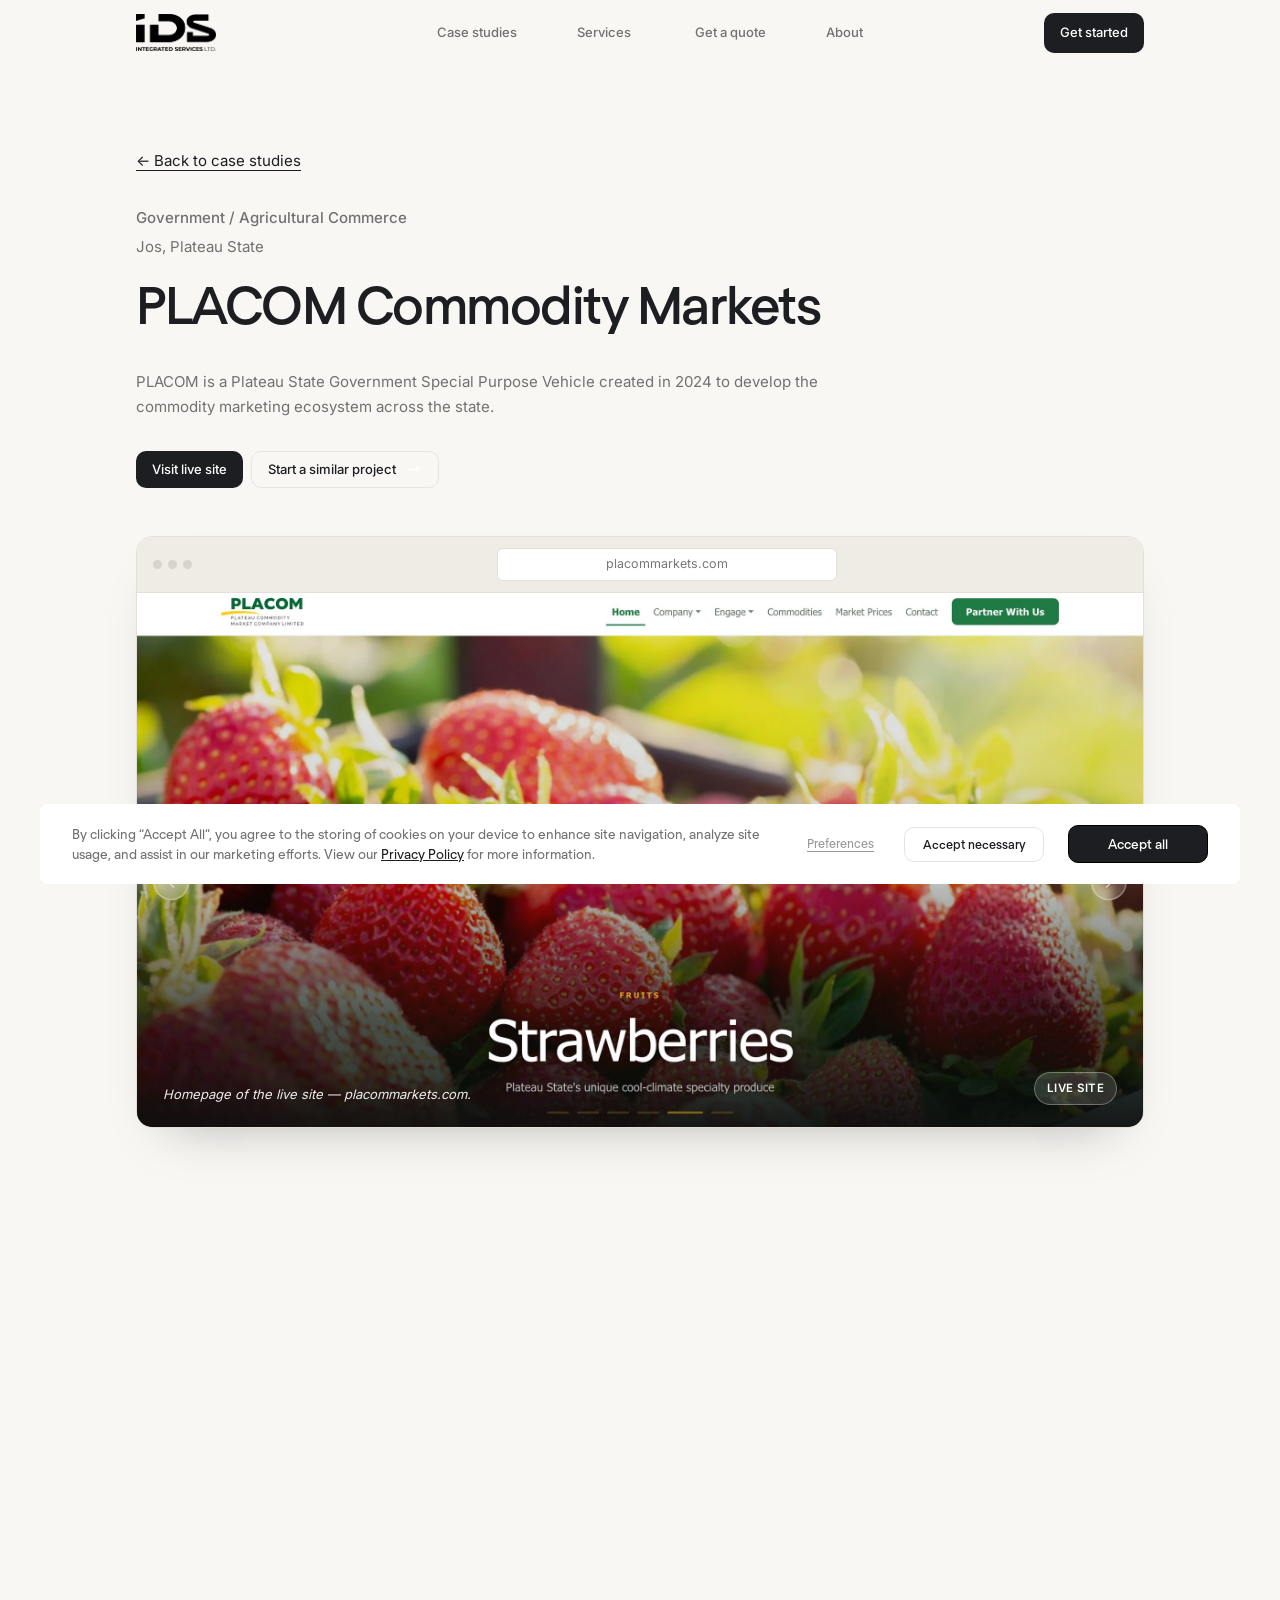
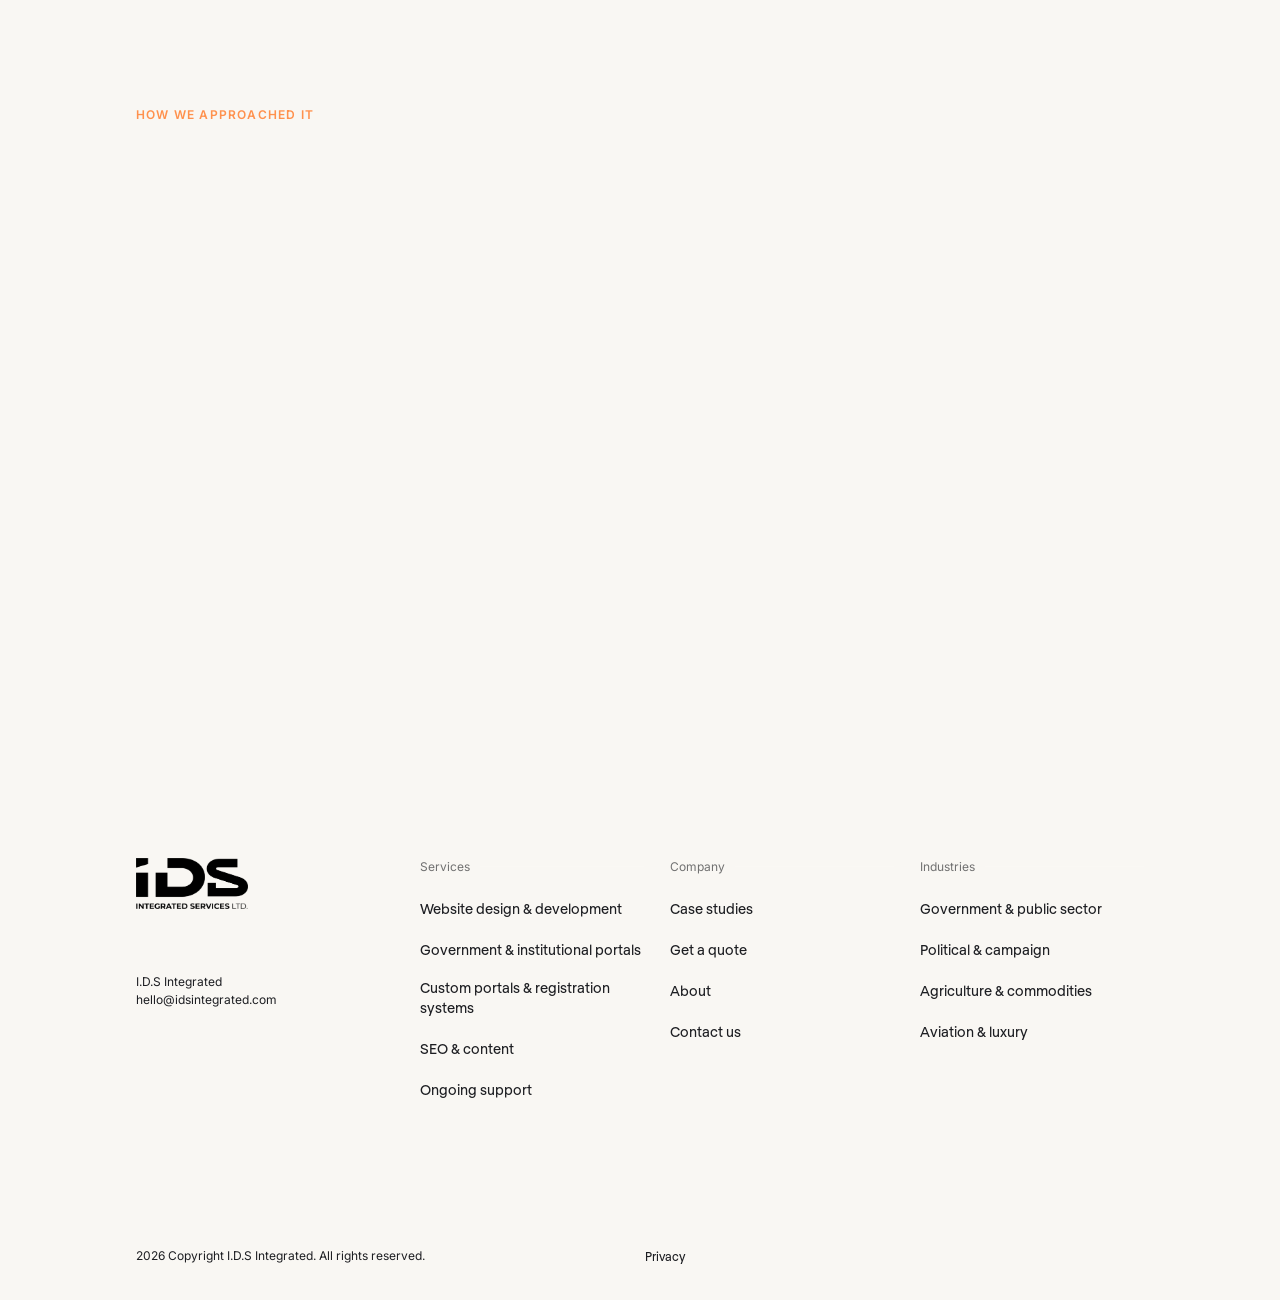
<file: case-placom.html>
<!DOCTYPE html><html data-wf-domain="www.eleken.co" data-wf-page="641af8b49a2175511496830a" data-wf-site="5e8b3356a5a8f5321855bbe7" lang="en-US"><head><meta charset="utf-8"><link href="https://cdn.prod.website-files.com" rel="preconnect" crossorigin="anonymous"><title>PLACOM Commodity Markets — Case Study | I.D.S Integrated</title><meta content="An institutional website serving farmers, investors, export traders and government stakeholders for a Plateau State commodity marketing SPV." name="description"><meta content="PLACOM Commodity Markets — Case Study | I.D.S Integrated" property="og:title"><meta content="An institutional website serving farmers, investors, export traders and government stakeholders for a Plateau State commodity marketing SPV." property="og:description"><meta content="PLACOM Commodity Markets — Case Study | I.D.S Integrated" name="twitter:title"><meta content="An institutional website serving farmers, investors, export traders and government stakeholders for a Plateau State commodity marketing SPV." name="twitter:description"><meta property="og:type" content="website"><meta content="summary_large_image" name="twitter:card"><meta content="width=device-width, initial-scale=1" name="viewport"><link href="assets/css/base.min.css" rel="stylesheet" type="text/css"><link href="assets/css/site.min.css" rel="stylesheet" type="text/css"><link href="assets/css/custom-polish.css" rel="stylesheet" type="text/css"><style>.case-slider-row{display:flex!important;flex-flow:row!important;align-items:stretch!important}.case-slider-col{width:50%!important;flex:0 0 50%!important}.slider-case-item:not(:first-child){display:none}.slider-case-images-item:not(:first-child){display:none}@media screen and (max-width:767px){.case-slider-row{flex-flow:column!important}.case-slider-col{width:100%!important;flex:0 0 100%!important}}.cta{grid-template-columns:1fr!important;justify-items:center!important}.content.content-box-lg{align-items:center!important;text-align:center!important;padding-left:80px!important;padding-right:80px!important}@media screen and (max-width:767px){.content.content-box-lg{padding-left:23px!important;padding-right:23px!important}}</style><style>@media (min-width:992px) {html.w-mod-js:not(.w-mod-ix) [data-w-id="91e22e58-ddb7-a447-f767-4133813b0183"] {-webkit-transform:translate3d(0, 24px, 0) scale3d(1, 1, 1) rotateX(0) rotateY(0) rotateZ(0) skew(0, 0);-moz-transform:translate3d(0, 24px, 0) scale3d(1, 1, 1) rotateX(0) rotateY(0) rotateZ(0) skew(0, 0);-ms-transform:translate3d(0, 24px, 0) scale3d(1, 1, 1) rotateX(0) rotateY(0) rotateZ(0) skew(0, 0);transform:translate3d(0, 24px, 0) scale3d(1, 1, 1) rotateX(0) rotateY(0) rotateZ(0) skew(0, 0);opacity:0;}html.w-mod-js:not(.w-mod-ix) [data-w-id="91e22e58-ddb7-a447-f767-4133813b05b2"] {-webkit-transform:translate3d(0, 24px, 0) scale3d(1, 1, 1) rotateX(0) rotateY(0) rotateZ(0) skew(0, 0);-moz-transform:translate3d(0, 24px, 0) scale3d(1, 1, 1) rotateX(0) rotateY(0) rotateZ(0) skew(0, 0);-ms-transform:translate3d(0, 24px, 0) scale3d(1, 1, 1) rotateX(0) rotateY(0) rotateZ(0) skew(0, 0);transform:translate3d(0, 24px, 0) scale3d(1, 1, 1) rotateX(0) rotateY(0) rotateZ(0) skew(0, 0);opacity:0;}html.w-mod-js:not(.w-mod-ix) [data-w-id="91e22e58-ddb7-a447-f767-4133813b00b7"] {opacity:0;}html.w-mod-js:not(.w-mod-ix) [data-w-id="91e22e58-ddb7-a447-f767-4133813b00ba"] {opacity:0;}html.w-mod-js:not(.w-mod-ix) [data-w-id="91e22e58-ddb7-a447-f767-4133813b0144"] {-webkit-transform:translate3d(0, 24px, 0) scale3d(1, 1, 1) rotateX(0) rotateY(0) rotateZ(0) skew(0, 0);-moz-transform:translate3d(0, 24px, 0) scale3d(1, 1, 1) rotateX(0) rotateY(0) rotateZ(0) skew(0, 0);-ms-transform:translate3d(0, 24px, 0) scale3d(1, 1, 1) rotateX(0) rotateY(0) rotateZ(0) skew(0, 0);transform:translate3d(0, 24px, 0) scale3d(1, 1, 1) rotateX(0) rotateY(0) rotateZ(0) skew(0, 0);opacity:0;}html.w-mod-js:not(.w-mod-ix) [data-w-id="91e22e58-ddb7-a447-f767-4133813b0150"] {-webkit-transform:translate3d(0px, 0, 0) scale3d(1, 1, 1) rotateX(0) rotateY(0) rotateZ(0) skew(0, 0);-moz-transform:translate3d(0px, 0, 0) scale3d(1, 1, 1) rotateX(0) rotateY(0) rotateZ(0) skew(0, 0);-ms-transform:translate3d(0px, 0, 0) scale3d(1, 1, 1) rotateX(0) rotateY(0) rotateZ(0) skew(0, 0);transform:translate3d(0px, 0, 0) scale3d(1, 1, 1) rotateX(0) rotateY(0) rotateZ(0) skew(0, 0);}html.w-mod-js:not(.w-mod-ix) [data-w-id="91e22e58-ddb7-a447-f767-4133813b00bd"] {opacity:0;}html.w-mod-js:not(.w-mod-ix) [data-w-id="91e22e58-ddb7-a447-f767-4133813b00c0"] {opacity:0;}html.w-mod-js:not(.w-mod-ix) [data-w-id="91e22e58-ddb7-a447-f767-4133813b009f"] {opacity:0;}html.w-mod-js:not(.w-mod-ix) [data-w-id="91e22e58-ddb7-a447-f767-4133813b00a2"] {opacity:0;}html.w-mod-js:not(.w-mod-ix) [data-w-id="91e22e58-ddb7-a447-f767-4133813b018e"] {-webkit-transform:translate3d(0px, 0, 0) scale3d(1, 1, 1) rotateX(0) rotateY(0) rotateZ(0) skew(0, 0);-moz-transform:translate3d(0px, 0, 0) scale3d(1, 1, 1) rotateX(0) rotateY(0) rotateZ(0) skew(0, 0);-ms-transform:translate3d(0px, 0, 0) scale3d(1, 1, 1) rotateX(0) rotateY(0) rotateZ(0) skew(0, 0);transform:translate3d(0px, 0, 0) scale3d(1, 1, 1) rotateX(0) rotateY(0) rotateZ(0) skew(0, 0);}html.w-mod-js:not(.w-mod-ix) [data-w-id="91e22e58-ddb7-a447-f767-4133813b05be"] {-webkit-transform:translate3d(0px, 0, 0) scale3d(1, 1, 1) rotateX(0) rotateY(0) rotateZ(0) skew(0, 0);-moz-transform:translate3d(0px, 0, 0) scale3d(1, 1, 1) rotateX(0) rotateY(0) rotateZ(0) skew(0, 0);-ms-transform:translate3d(0px, 0, 0) scale3d(1, 1, 1) rotateX(0) rotateY(0) rotateZ(0) skew(0, 0);transform:translate3d(0px, 0, 0) scale3d(1, 1, 1) rotateX(0) rotateY(0) rotateZ(0) skew(0, 0);}html.w-mod-js:not(.w-mod-ix) [data-w-id="91e22e58-ddb7-a447-f767-4133813b00d5"] {opacity:0;}html.w-mod-js:not(.w-mod-ix) [data-w-id="91e22e58-ddb7-a447-f767-4133813b00d8"] {opacity:0;}html.w-mod-js:not(.w-mod-ix) [data-w-id="91e22e58-ddb7-a447-f767-4133813b00ab"] {opacity:0;}html.w-mod-js:not(.w-mod-ix) [data-w-id="91e22e58-ddb7-a447-f767-4133813b00ae"] {opacity:0;}html.w-mod-js:not(.w-mod-ix) [data-w-id="91e22e58-ddb7-a447-f767-4133813b00f9"] {opacity:0;}html.w-mod-js:not(.w-mod-ix) [data-w-id="91e22e58-ddb7-a447-f767-4133813b00fc"] {opacity:0;}html.w-mod-js:not(.w-mod-ix) [data-w-id="91e22e58-ddb7-a447-f767-4133813b0168"] {-webkit-transform:translate3d(0px, 0, 0) scale3d(1, 1, 1) rotateX(0) rotateY(0) rotateZ(0) skew(0, 0);-moz-transform:translate3d(0px, 0, 0) scale3d(1, 1, 1) rotateX(0) rotateY(0) rotateZ(0) skew(0, 0);-ms-transform:translate3d(0px, 0, 0) scale3d(1, 1, 1) rotateX(0) rotateY(0) rotateZ(0) skew(0, 0);transform:translate3d(0px, 0, 0) scale3d(1, 1, 1) rotateX(0) rotateY(0) rotateZ(0) skew(0, 0);}html.w-mod-js:not(.w-mod-ix) [data-w-id="91e22e58-ddb7-a447-f767-4133813b015a"] {-webkit-transform:translate3d(0, 24px, 0) scale3d(1, 1, 1) rotateX(0) rotateY(0) rotateZ(0) skew(0, 0);-moz-transform:translate3d(0, 24px, 0) scale3d(1, 1, 1) rotateX(0) rotateY(0) rotateZ(0) skew(0, 0);-ms-transform:translate3d(0, 24px, 0) scale3d(1, 1, 1) rotateX(0) rotateY(0) rotateZ(0) skew(0, 0);transform:translate3d(0, 24px, 0) scale3d(1, 1, 1) rotateX(0) rotateY(0) rotateZ(0) skew(0, 0);opacity:0;}html.w-mod-js:not(.w-mod-ix) [data-w-id="91e22e58-ddb7-a447-f767-4133813b04df"] {-webkit-transform:translate3d(0px, 0, 0) scale3d(1, 1, 1) rotateX(0) rotateY(0) rotateZ(0) skew(0, 0);-moz-transform:translate3d(0px, 0, 0) scale3d(1, 1, 1) rotateX(0) rotateY(0) rotateZ(0) skew(0, 0);-ms-transform:translate3d(0px, 0, 0) scale3d(1, 1, 1) rotateX(0) rotateY(0) rotateZ(0) skew(0, 0);transform:translate3d(0px, 0, 0) scale3d(1, 1, 1) rotateX(0) rotateY(0) rotateZ(0) skew(0, 0);}html.w-mod-js:not(.w-mod-ix) [data-w-id="91e22e58-ddb7-a447-f767-4133813b04b1"] {-webkit-transform:translate3d(0, 24px, 0) scale3d(1, 1, 1) rotateX(0) rotateY(0) rotateZ(0) skew(0, 0);-moz-transform:translate3d(0, 24px, 0) scale3d(1, 1, 1) rotateX(0) rotateY(0) rotateZ(0) skew(0, 0);-ms-transform:translate3d(0, 24px, 0) scale3d(1, 1, 1) rotateX(0) rotateY(0) rotateZ(0) skew(0, 0);transform:translate3d(0, 24px, 0) scale3d(1, 1, 1) rotateX(0) rotateY(0) rotateZ(0) skew(0, 0);opacity:0;}html.w-mod-js:not(.w-mod-ix) [data-w-id="91e22e58-ddb7-a447-f767-4133813b0087"] {opacity:0;}html.w-mod-js:not(.w-mod-ix) [data-w-id="91e22e58-ddb7-a447-f767-4133813b008a"] {opacity:0;}html.w-mod-js:not(.w-mod-ix) [data-w-id="91e22e58-ddb7-a447-f767-4133813b0178"] {-webkit-transform:translate3d(0, 24px, 0) scale3d(1, 1, 1) rotateX(0) rotateY(0) rotateZ(0) skew(0, 0);-moz-transform:translate3d(0, 24px, 0) scale3d(1, 1, 1) rotateX(0) rotateY(0) rotateZ(0) skew(0, 0);-ms-transform:translate3d(0, 24px, 0) scale3d(1, 1, 1) rotateX(0) rotateY(0) rotateZ(0) skew(0, 0);transform:translate3d(0, 24px, 0) scale3d(1, 1, 1) rotateX(0) rotateY(0) rotateZ(0) skew(0, 0);opacity:0;}html.w-mod-js:not(.w-mod-ix) [data-w-id="91e22e58-ddb7-a447-f767-4133813b00f3"] {opacity:0;}html.w-mod-js:not(.w-mod-ix) [data-w-id="91e22e58-ddb7-a447-f767-4133813b00f6"] {opacity:0;}html.w-mod-js:not(.w-mod-ix) [data-w-id="91e22e58-ddb7-a447-f767-4133813b05ca"] {-webkit-transform:translate3d(0px, 0, 0) scale3d(1, 1, 1) rotateX(0) rotateY(0) rotateZ(0) skew(0, 0);-moz-transform:translate3d(0px, 0, 0) scale3d(1, 1, 1) rotateX(0) rotateY(0) rotateZ(0) skew(0, 0);-ms-transform:translate3d(0px, 0, 0) scale3d(1, 1, 1) rotateX(0) rotateY(0) rotateZ(0) skew(0, 0);transform:translate3d(0px, 0, 0) scale3d(1, 1, 1) rotateX(0) rotateY(0) rotateZ(0) skew(0, 0);}html.w-mod-js:not(.w-mod-ix) [data-w-id="91e22e58-ddb7-a447-f767-4133813b00c9"] {opacity:0;}html.w-mod-js:not(.w-mod-ix) [data-w-id="91e22e58-ddb7-a447-f767-4133813b00cc"] {opacity:0;}html.w-mod-js:not(.w-mod-ix) [data-w-id="91e22e58-ddb7-a447-f767-4133813b0081"] {opacity:0;}html.w-mod-js:not(.w-mod-ix) [data-w-id="91e22e58-ddb7-a447-f767-4133813b0084"] {opacity:0;}html.w-mod-js:not(.w-mod-ix) [data-w-id="91e22e58-ddb7-a447-f767-4133813b008d"] {opacity:0;}html.w-mod-js:not(.w-mod-ix) [data-w-id="91e22e58-ddb7-a447-f767-4133813b0090"] {opacity:0;}html.w-mod-js:not(.w-mod-ix) [data-w-id="91e22e58-ddb7-a447-f767-4133813b00e7"] {opacity:0;}html.w-mod-js:not(.w-mod-ix) [data-w-id="91e22e58-ddb7-a447-f767-4133813b00ea"] {opacity:0;}html.w-mod-js:not(.w-mod-ix) [data-w-id="91e22e58-ddb7-a447-f767-4133813b00cf"] {opacity:0;}html.w-mod-js:not(.w-mod-ix) [data-w-id="91e22e58-ddb7-a447-f767-4133813b00d2"] {opacity:0;}html.w-mod-js:not(.w-mod-ix) [data-w-id="91e22e58-ddb7-a447-f767-4133813b0093"] {opacity:0;}html.w-mod-js:not(.w-mod-ix) [data-w-id="91e22e58-ddb7-a447-f767-4133813b0096"] {opacity:0;}html.w-mod-js:not(.w-mod-ix) [data-w-id="91e22e58-ddb7-a447-f767-4133813b00db"] {opacity:0;}html.w-mod-js:not(.w-mod-ix) [data-w-id="91e22e58-ddb7-a447-f767-4133813b00de"] {opacity:0;}html.w-mod-js:not(.w-mod-ix) [data-w-id="91e22e58-ddb7-a447-f767-4133813b0072"] {-webkit-transform:translate3d(0px, 0, 0) scale3d(1, 1, 1) rotateX(0) rotateY(0) rotateZ(0) skew(0, 0);-moz-transform:translate3d(0px, 0, 0) scale3d(1, 1, 1) rotateX(0) rotateY(0) rotateZ(0) skew(0, 0);-ms-transform:translate3d(0px, 0, 0) scale3d(1, 1, 1) rotateX(0) rotateY(0) rotateZ(0) skew(0, 0);transform:translate3d(0px, 0, 0) scale3d(1, 1, 1) rotateX(0) rotateY(0) rotateZ(0) skew(0, 0);}html.w-mod-js:not(.w-mod-ix) [data-w-id="91e22e58-ddb7-a447-f767-4133813b00c3"] {opacity:0;}html.w-mod-js:not(.w-mod-ix) [data-w-id="91e22e58-ddb7-a447-f767-4133813b00c6"] {opacity:0;}html.w-mod-js:not(.w-mod-ix) [data-w-id="91e22e58-ddb7-a447-f767-4133813b00e1"] {opacity:0;}html.w-mod-js:not(.w-mod-ix) [data-w-id="91e22e58-ddb7-a447-f767-4133813b00e4"] {opacity:0;}html.w-mod-js:not(.w-mod-ix) [data-w-id="91e22e58-ddb7-a447-f767-4133813b0177"] {-webkit-transform:translate3d(0px, 0, 0) scale3d(1, 1, 1) rotateX(0) rotateY(0) rotateZ(0) skew(0, 0);-moz-transform:translate3d(0px, 0, 0) scale3d(1, 1, 1) rotateX(0) rotateY(0) rotateZ(0) skew(0, 0);-ms-transform:translate3d(0px, 0, 0) scale3d(1, 1, 1) rotateX(0) rotateY(0) rotateZ(0) skew(0, 0);transform:translate3d(0px, 0, 0) scale3d(1, 1, 1) rotateX(0) rotateY(0) rotateZ(0) skew(0, 0);}html.w-mod-js:not(.w-mod-ix) [data-w-id="91e22e58-ddb7-a447-f767-4133813b00b1"] {opacity:0;}html.w-mod-js:not(.w-mod-ix) [data-w-id="91e22e58-ddb7-a447-f767-4133813b00b4"] {opacity:0;}html.w-mod-js:not(.w-mod-ix) [data-w-id="91e22e58-ddb7-a447-f767-4133813b0099"] {opacity:0;}html.w-mod-js:not(.w-mod-ix) [data-w-id="91e22e58-ddb7-a447-f767-4133813b009c"] {opacity:0;}html.w-mod-js:not(.w-mod-ix) [data-w-id="91e22e58-ddb7-a447-f767-4133813b00a5"] {opacity:0;}html.w-mod-js:not(.w-mod-ix) [data-w-id="91e22e58-ddb7-a447-f767-4133813b00a8"] {opacity:0;}html.w-mod-js:not(.w-mod-ix) [data-w-id="91e22e58-ddb7-a447-f767-4133813b00ed"] {opacity:0;}html.w-mod-js:not(.w-mod-ix) [data-w-id="91e22e58-ddb7-a447-f767-4133813b00f0"] {opacity:0;}html.w-mod-js:not(.w-mod-ix) [data-w-id="3f6314a8-7b16-4017-0628-8ad34868bce1"] {-webkit-transform:translate3d(0, 0, 0) scale3d(1, 1, 1) rotateX(0) rotateY(0) rotateZ(0) skew(0, 0);-moz-transform:translate3d(0, 0, 0) scale3d(1, 1, 1) rotateX(0) rotateY(0) rotateZ(0) skew(0, 0);-ms-transform:translate3d(0, 0, 0) scale3d(1, 1, 1) rotateX(0) rotateY(0) rotateZ(0) skew(0, 0);transform:translate3d(0, 0, 0) scale3d(1, 1, 1) rotateX(0) rotateY(0) rotateZ(0) skew(0, 0);}html.w-mod-js:not(.w-mod-ix) [data-w-id="5a8da006-9305-b73e-1d50-06e16fa798e4"] {-webkit-transform:translate3d(0px, 0, 0) scale3d(1, 1, 1) rotateX(0) rotateY(0) rotateZ(0) skew(0, 0);-moz-transform:translate3d(0px, 0, 0) scale3d(1, 1, 1) rotateX(0) rotateY(0) rotateZ(0) skew(0, 0);-ms-transform:translate3d(0px, 0, 0) scale3d(1, 1, 1) rotateX(0) rotateY(0) rotateZ(0) skew(0, 0);transform:translate3d(0px, 0, 0) scale3d(1, 1, 1) rotateX(0) rotateY(0) rotateZ(0) skew(0, 0);}html.w-mod-js:not(.w-mod-ix) [data-w-id="9f32489c-5159-738a-a393-21bb120b4cb5"] {-webkit-transform:translate3d(0, 24px, 0) scale3d(1, 1, 1) rotateX(0) rotateY(0) rotateZ(0) skew(0, 0);-moz-transform:translate3d(0, 24px, 0) scale3d(1, 1, 1) rotateX(0) rotateY(0) rotateZ(0) skew(0, 0);-ms-transform:translate3d(0, 24px, 0) scale3d(1, 1, 1) rotateX(0) rotateY(0) rotateZ(0) skew(0, 0);transform:translate3d(0, 24px, 0) scale3d(1, 1, 1) rotateX(0) rotateY(0) rotateZ(0) skew(0, 0);opacity:0;}html.w-mod-js:not(.w-mod-ix) [data-w-id="cfc28328-8d73-4b4b-7937-b67fb9b86fa4"] {-webkit-transform:translate3d(0px, 0, 0) scale3d(1, 1, 1) rotateX(0) rotateY(0) rotateZ(0) skew(0, 0);-moz-transform:translate3d(0px, 0, 0) scale3d(1, 1, 1) rotateX(0) rotateY(0) rotateZ(0) skew(0, 0);-ms-transform:translate3d(0px, 0, 0) scale3d(1, 1, 1) rotateX(0) rotateY(0) rotateZ(0) skew(0, 0);transform:translate3d(0px, 0, 0) scale3d(1, 1, 1) rotateX(0) rotateY(0) rotateZ(0) skew(0, 0);}html.w-mod-js:not(.w-mod-ix) [data-w-id="91e22e58-ddb7-a447-f767-4133813b0139"] {-webkit-transform:translate3d(0, 24px, 0) scale3d(1, 1, 1) rotateX(0) rotateY(0) rotateZ(0) skew(0, 0);-moz-transform:translate3d(0, 24px, 0) scale3d(1, 1, 1) rotateX(0) rotateY(0) rotateZ(0) skew(0, 0);-ms-transform:translate3d(0, 24px, 0) scale3d(1, 1, 1) rotateX(0) rotateY(0) rotateZ(0) skew(0, 0);transform:translate3d(0, 24px, 0) scale3d(1, 1, 1) rotateX(0) rotateY(0) rotateZ(0) skew(0, 0);opacity:0;}html.w-mod-js:not(.w-mod-ix) [data-w-id="1bdfef42-2666-3055-59f7-0ff482ddf922"] {-webkit-transform:translate3d(0, 24px, 0) scale3d(1, 1, 1) rotateX(0) rotateY(0) rotateZ(0) skew(0, 0);-moz-transform:translate3d(0, 24px, 0) scale3d(1, 1, 1) rotateX(0) rotateY(0) rotateZ(0) skew(0, 0);-ms-transform:translate3d(0, 24px, 0) scale3d(1, 1, 1) rotateX(0) rotateY(0) rotateZ(0) skew(0, 0);transform:translate3d(0, 24px, 0) scale3d(1, 1, 1) rotateX(0) rotateY(0) rotateZ(0) skew(0, 0);opacity:0;}}@media (max-width:767px) and (min-width:480px) {html.w-mod-js:not(.w-mod-ix) [data-w-id="91e22e58-ddb7-a447-f767-4133813b0183"] {-webkit-transform:translate3d(0, 24px, 0) scale3d(1, 1, 1) rotateX(0) rotateY(0) rotateZ(0) skew(0, 0);-moz-transform:translate3d(0, 24px, 0) scale3d(1, 1, 1) rotateX(0) rotateY(0) rotateZ(0) skew(0, 0);-ms-transform:translate3d(0, 24px, 0) scale3d(1, 1, 1) rotateX(0) rotateY(0) rotateZ(0) skew(0, 0);transform:translate3d(0, 24px, 0) scale3d(1, 1, 1) rotateX(0) rotateY(0) rotateZ(0) skew(0, 0);opacity:0;}html.w-mod-js:not(.w-mod-ix) [data-w-id="91e22e58-ddb7-a447-f767-4133813b05b2"] {-webkit-transform:translate3d(0, 24px, 0) scale3d(1, 1, 1) rotateX(0) rotateY(0) rotateZ(0) skew(0, 0);-moz-transform:translate3d(0, 24px, 0) scale3d(1, 1, 1) rotateX(0) rotateY(0) rotateZ(0) skew(0, 0);-ms-transform:translate3d(0, 24px, 0) scale3d(1, 1, 1) rotateX(0) rotateY(0) rotateZ(0) skew(0, 0);transform:translate3d(0, 24px, 0) scale3d(1, 1, 1) rotateX(0) rotateY(0) rotateZ(0) skew(0, 0);opacity:0;}}</style><script type="text/javascript">!function(o,c){var n=c.documentElement,t=" w-mod-";n.className+=t+"js",("ontouchstart"in o||o.DocumentTouch&&c instanceof DocumentTouch)&&(n.className+=t+"touch")}(window,document);</script><link href="assets/img/favicon.png" rel="shortcut icon" type="image/png"><link href="assets/img/favicon.png" rel="apple-touch-icon">






<style>  
body {
  -moz-osx-font-smoothing: antialiased;
  -webkit-font-smoothing: antialiased;
  font-optical-sizing: none;
}
  
.nav-dropdown-toggle.w--open {
  justify-content: space-between;
  align-items: center;
}


@media screen and (max-width: 767px) {
    .nav-menu.nav-mod {
        height: calc(100vh - 72px) !important;
    }
}
</style>




<link rel="stylesheet" type="text/css" href="assets/css/slick.css">

<script type="application/ld+json">
{
  "@context": "https://schema.org",
  "@graph": [
    {
      "@type": "Organization",
      "@id": "https://idsintegrated.com/#organization",
      "name": "I.D.S Integrated",
      "email": "hello@idsintegrated.com",
      "logo": {
        "@type": "ImageObject",
        "url": "assets/img/ids-logo.png"
      }
    }
  ]
}
</script>

<style>
  .slick-slide[aria-hidden="true"] { pointer-events: none; }
</style>

<style>
.tabs-menu.w-tab-menu{
  overflow-x:auto;
  -webkit-overflow-scrolling:touch;
}
.tabs-menu.w-tab-menu:focus{
  outline:2px solid currentColor;
  outline-offset:2px;
}

.w-tab-link:focus-visible{
  outline:2px solid currentColor;
  outline-offset:2px;
}

.tabs-menu.arrows[role="presentation"]{
  overflow: visible !important;
  max-height: none !important;
}
 /* =========================================================
   Case slider — dots rebuilt from scratch (stable pointer)
   ========================================================= */

    :root {
      --dot-active: #F59958;
      --dot-inactive: #E4E4E7;
      --dot-height: 3px;

      --dot-hover-inc: 2px;

      --dot-radius: 999px;
      --dot-gap: 20px;
      --li-hit: 20px;

      --dot-progress: 4000ms;

    }

    .case-section * {
      outline: none;
      -webkit-tap-highlight-color: transparent;
    }

    /* ---------------------------
   Dots container
   --------------------------- */
    .slider-case-dots-left {
      position: relative;
      z-index: 5;
    }

    .slider-case-dots-left .slick-dots {
      display: flex !important;
      flex-direction: row;
      align-items: center;
      width: 100%;
      gap: var(--dot-gap);
      list-style: none;
      padding: 0;
      margin: 40px 0 0;
      position: relative;
      z-index: 10;

      user-select: none;
      pointer-events: auto;
    }


    .slider-case-dots-left .slick-dots>li {
      display: flex;
      align-items: center;

      flex: 1 1 0%;
      min-width: 0;
      min-height: var(--li-hit);
      padding: 0;
      margin: 0;
      box-sizing: border-box;
      cursor: pointer;
      position: relative;
    }


    .slider-case-dots-left .slick-dots>li>button {
      display: none !important;
    }


    .slider-case-dots-left .slick-dots .my-dot {
      position: relative;
      width: 100%;
      height: var(--dot-height);
      background: var(--dot-inactive);
      border-radius: var(--dot-radius);
      opacity: .6;
      overflow: hidden;

      transition: height .15s ease, opacity .15s ease;
      will-change: height, opacity;
      pointer-events: auto;

      cursor: pointer !important;
    }


    .slider-case-dots-left .slick-dots .my-dot::before {
      content: "";
      position: absolute;
      left: 0;
      right: 0;
      top: 50%;
      height: var(--li-hit);
      transform: translateY(-50%);
    }


    .slider-case-dots-left .slick-dots li.slick-active .my-dot {
      opacity: 1;
    }


    .slider-case-dots-left .slick-dots .my-dot .my-fill {
      position: absolute;
      inset: 0;
      transform-origin: left center;
      transform: scaleX(0);
      background: var(--dot-active);
      border-radius: inherit;
      transition: transform var(--dot-progress) linear;
      will-change: transform;
      pointer-events: none;
    }


    .slider-case-dots-left .slick-dots li.slick-active .my-fill {
      transform: scaleX(1);
    }


    .slider-case-dots-left .slick-dots>li:hover .my-dot{
      height: calc(var(--dot-height) + var(--dot-hover-inc));
      opacity: 1;
    }


    .slider-case-dots-left .slick-dots>li *,
    .slider-case-dots-left .slick-dots>li {
      cursor: pointer !important;
    }


    .slider-case-dots-left .slick-dots>li[style] {
      cursor: pointer !important;
    }


    .slider-case-dots-left .slick-dots {
      flex-wrap: nowrap;
    }
    

.slider-case-dots-left .slick-dots > li {
  transition: width 360ms cubic-bezier(.22,.61,.36,1);
  will-change: width;
}


.slider-case-dots-left .slick-dots.no-anim > li {
  transition: none !important;
}


    @media (max-width: 480px) {
      .slider-case-dots-left .slick-dots {
        gap: 10px;
      }
    }

    /* ---------------------------
   Слайдери: дрібні хардени
   --------------------------- */


    .slider-case .slick-slide,
    .slider-case .slick-slide:focus,
    .slider-case-item,
    .slider-case-item:focus,
    .slider-case-images .slick-slide,
    .slider-case-images .slick-slide:focus,
    .slider-case-item a:focus,
    .slider-case-images a:focus {
      outline: none !important;
      box-shadow: none !important;
    }


    .slider-case-images .slick-slide {
      transition: opacity .7s linear;
    }

    .slider-case-images .slick-slide[aria-hidden="true"] {
      pointer-events: none !important;
    }


    .slider-case-images .slick-list::after,
    .slider-case-images .slick-track::after {
      pointer-events: none !important;
    }
/*SLick end*/


[data-hover-area]  {
  cursor: none;
}

[data-mouse-point] {
  opacity: 0;
  transform: translate(-50%, -50%) scale(0);
  transition: opacity 0.2s ease, transform 0.2s ease;
  pointer-events: none;
}
[data-mouse-point].visible {
  opacity: 1;
  transform: translate(-50%, -50%) scale(1);
}

.slick-list, .slick-track {
	height: 100%;
}


.animated-text-item { display: block; }
.word { display:inline-block; white-space:nowrap; }
.space { white-space:pre; }
.letter { display:inline-block; color: #888686; transition:color .3s cubic-bezier(.4,0,.2,1); }
.letter.active { color: #000; }


.w-slider-dot {
	background-color: #eae8e4;
  width: 9px;
  height: 9px;
  margin: 0;
}
.w-slider-dot.w-active {
	background-color: #b5b1a9;
}


.form-input::placeholder { color: #ADAAA4; font-size: 13px; line-height: 18px; }
.form-input::-webkit-input-placeholder { color: #ADAAA4; font-size: 13px; line-height: 18px; }
.form-input::-moz-placeholder { color: #ADAAA4; font-size: 13px; line-height: 18px; }
.form-input:-ms-input-placeholder { color: #ADAAA4; font-size: 13px; line-height: 18px; }
.form-input::-ms-input-placeholder { color: #ADAAA4; font-size: 13px; line-height: 18px; }
</style>

<style>
:root {
	--list-bg-color: #f9f7f3;
  --list-text-color: #615d55;
  --select-field-arrow-color: #1D1E22;
  --border-color-active: #f9f7f3;
  --border-color-hover: #6A6868;
  --list-item-bg-color: #e6e4e0;
  
  --select-field-padding-left: 12px;
  --select-field-padding-right: 12px;
  --list-padding-top-bottom: 15;
  --list-max-height: auto;
  --list-min-width: 100%;
  --list-item-padding-left: 16px; 
  --list-item-padding-right: 16px;
  --list-item-min-height: 28px;
  --list-item-line-height: 28px;
}




.nice-select {
  -webkit-tap-highlight-color: transparent;
  box-sizing: border-box;
  clear: both;
  padding-left: var(--select-field-padding-left);
  padding-right: var(--select-field-padding-right);
  position: relative;
  text-align: left !important;
  -webkit-transition: all 0.2s ease-in-out;
  transition: all 0.2s ease-in-out;
  -webkit-user-select: none;
     -moz-user-select: none;
      -ms-user-select: none;
          user-select: none;
  white-space: nowrap; 
}


.nice-select:hover {
  border-color: var(--border-color-hover); 
}


.nice-select:active, .nice-select.open, .nice-select:focus {
  border-color: var(--border-color-active);
}


.nice-select:after {
  border-bottom: 2px solid var(--select-field-arrow-color);
  border-right: 2px solid var(--select-field-arrow-color);
  content: '';
  display: block;
  height: 5px;
  margin-top: -4px;
  pointer-events: none;
  position: absolute;
  right: 20px;
  top: 50%;
  -webkit-transform-origin: 66% 66%;
  -ms-transform-origin: 66% 66%;
  transform-origin: 66% 66%;
  -webkit-transform: rotate(45deg);
  -ms-transform: rotate(45deg);
  transform: rotate(45deg);
  -webkit-transition: all 0.15s ease-in-out;
  transition: all 0.15s ease-in-out;
  width: 5px; 
}


.nice-select.open:after {
    -webkit-transform: rotate(-135eg);
  -ms-transform: rotate(-135deg);
  transform: rotate(-135deg);
}


.nice-select.open .list {
  opacity: 1;
  pointer-events: auto;
  -webkit-transform: scale(1) translateY(0);
  -ms-transform: scale(1) translateY(0);
  transform: scale(1) translateY(0); 
  border-radius: 10px;
}
.nice-select.wide .list {
	border-radius: 10px;
}

.nice-select.disabled {
  border-color: #ededed;
  color: #999;
  pointer-events: none; 
}


.nice-select.disabled:after {
  border-color: #cccccc; 
}


.nice-select.wide {
  width: 100%;
  display: flex;
  align-items: center;
}


.nice-select.wide .list {
  left: 0 !important;
  right: 0 !important; 
}


.nice-select.right {
  float: right; 
}


.nice-select.right .list {
  left: auto;
  right: 0; 
}


.nice-select.small {
  font-size: 12px;
  height: 36px;
  line-height: 34px; 
}


.nice-select.small:after {
  height: 4px;
  width: 4px; 
}


.nice-select.small .option {
  line-height: 34px;
  min-height: 34px; 
}


.nice-select .list {
  background-color: var(--list-bg-color);
  color: var(--list-text-color);
  border-radius: 0px;
  box-shadow: 0 7px 20px 0px rgba(68, 68, 68, 0.11);
  border-color: 3px solid #ededed;
  box-sizing: border-box;
  margin-top: 4px;
  opacity: 0;
  overflow: hidden;
  padding: var(--list-padding-top-bottom) 0px;
  pointer-events: none;
  position: absolute;
  top: 100%;
  left: 0;
  overflow-y: auto;
  overflow-x: hidden;
  max-height: var(--list-max-height);
  -webkit-transform-origin: 50% 0;
  -ms-transform-origin: 50% 0;
  transform-origin: 50% 0;
  -webkit-transform: scale(0.75) translateY(-21px);
  -ms-transform: scale(0.75) translateY(-21px);
  transform: scale(0.75) translateY(-21px);
  -webkit-transition: all 0.2s cubic-bezier(0.5, 0, 0, 1.25), opacity 0.15s ease-out;
  transition: all 0.2s cubic-bezier(0.5, 0, 0, 1.25), opacity 0.15s ease-out;
  z-index: 9; 
}


.nice-select .list:hover .option:not(:hover) {
  background-color: transparent !important; 
}


.nice-select .option {
  cursor: pointer;
  font-weight: 400;
  line-height: var(--list-item-line-height);
  list-style: none;
  min-height: var(--list-item-min-height);
  outline: none;
  padding-left: var(--list-item-padding-left);
  padding-right: var(--list-item-padding-right);
  text-align: left;
  -webkit-transition: all 0.2s;
  transition: all 0.2s;
}

.nice-select .option:first-child {
	display: none;
}

span.current {
	color: var(--list-text-color);
}

.nice-select .option:hover, .nice-select .option.focus, .nice-select .option.selected.focus {
  background-color: var(--list-item-bg-color);
}

.nice-select .option.selected {
  font-weight: bold; 
}

.nice-select .option.disabled {
  background-color: transparent;
  color: #999;
  cursor: default; 
}

.no-csspointerevents .nice-select .list {
display: none; 
}

.no-csspointerevents .nice-select.open .list {
display: block; 
}
</style>

<style>
:root{
  --dot-active: #F59958;
  --dot-inactive: #E4E4E7;
  --dot-height: 3px; 
  --dot-hover-inc: 2px;
  --dot-radius: 999px;
  --dot-gap: 20px;
  --li-hit: 20px;
}

.slider-testimonail-wrap *{
  outline: none;
  -webkit-tap-highlight-color: transparent;
}


.slider-testimonail-nav{
  position: relative;
  z-index: 5;
  margin-top: 24px;
}


.slider-testimonail-nav .slick-dots{
  display: flex !important;
  flex-direction: row;
  align-items: center;
  width: 100%;
  gap: var(--dot-gap);
  list-style: none;
  padding: 0;
  margin: 0;
  user-select: none;
  pointer-events: auto;
  flex-wrap: nowrap;
}


.slider-testimonail-nav .slick-dots > li{
  display: flex;
  align-items: center;
  min-width: 0;
  min-height: var(--li-hit);
  padding: 0;
  margin: 0;
  box-sizing: border-box;
  position: relative;
  cursor: pointer;
  transition: width 360ms cubic-bezier(.22,.61,.36,1);
  will-change: width;
}


.slider-testimonail-nav .slick-dots.no-anim > li{
  transition: none !important;
}


.slider-testimonail-nav .slick-dots > li > button{
  display: none !important;
}


.slider-testimonail-nav .slick-dots .my-dot{
  position: relative;
  width: 100%;
  height: var(--dot-height);
  background: var(--dot-inactive);
  border-radius: var(--dot-radius);
  opacity: .6;
  overflow: hidden;
  transition: height .15s ease, opacity .15s ease;
  will-change: height, opacity;
  pointer-events: auto;
  cursor: pointer !important;
}

.slider-testimonail-nav .slick-dots .my-dot::before{
  content:"";
  position:absolute; left:0; right:0; top:50%;
  height: var(--li-hit);
  transform: translateY(-50%);
}


.slider-testimonail-nav .slick-dots li.slick-active .my-dot{ opacity:1; }

.slider-testimonail-nav .slick-dots .my-dot .my-fill{
  position:absolute; inset:0;
  transform-origin:left center;
  transform: scaleX(0);
  background: var(--dot-active);
  border-radius: inherit;
  transition: transform 4000ms linear;
  pointer-events:none;
}

.slider-testimonail-nav .slick-dots li.slick-active .my-fill{ transform: scaleX(1); }


.slider-testimonail-nav .slick-dots > li:hover .my-dot{
  height: calc(var(--dot-height) + var(--dot-hover-inc));
  opacity: 1;
}

.slider-testimonail-nav .slick-dots > li,
.slider-testimonail-nav .slick-dots > li *{
  cursor: pointer !important;
}


@media (max-width:480px){
  .slider-testimonail-nav .slick-dots{ gap: 10px; }
}

</style>

<style>
  .w-tab-link:focus,
  .w-tab-link:focus-visible {
    outline: none !important;
    box-shadow: none !important;
  }
</style><style>.case-overview-grid{display:flex;flex-wrap:wrap;gap:64px;align-items:flex-start}.case-overview-col{flex:1 1 320px;min-width:280px}@media screen and (max-width:767px){.case-overview-grid{gap:32px}}</style><style>@media screen and (max-width:479px){.hero-buttons{flex-wrap:wrap}.hero-buttons>.btn{width:100%;justify-content:center}}</style></head><body><div data-animation="over-left" data-collapse="medium" data-duration="400" data-easing="ease" data-easing2="ease" role="banner" class="navbar-2 no-border w-nav"><nav aria-label="Primary navigation"><div class="navbar-wrap no-border-2"><div class="navbar-bg no-border-3"></div><div class="container position-relative"><div class="nav-row no-border-5"><a href="index.html" id="w-node-cded3afe-f52a-fa48-bb59-d95d7f62d894-7f62d88f" aria-current="page" class="nav-logo no-border-6 w-inline-block w--current"><img alt="I.D.S Integrated logo" src="assets/img/ids-logo.png" class="nav-logo-image no-border-7"></a><div class="nav-menu-wrapper no-border-8"><div role="group" aria-label="Primary links" class="nav-menu nav-mod w-nav-menu"><div class="nav-links"><a href="index.html#case-studies" class="navbar-link">Case studies</a><div data-delay="0" data-hover="false" data-w-id="cded3afe-f52a-fa48-bb59-d95d7f62d89b" class="accordion-wrap accordion--nav w-dropdown"><div class="accordion-toggle accordion-toggle--nav w-dropdown-toggle"><div class="accordion-toggle-row accordion-toggle-row-naw"><div class="accordion-title-wrap"><div>Services</div></div><div class="accordion-icon-wap-2 ml-0"><img loading="lazy" src="assets/icons/icon-chevron.svg" alt="" class="accordion-icon minus-1 pos-relative"></div></div></div><div class="dropdown-list dropdown-list-nav d-none w-dropdown-list"><div class="dropdown-wide-wrapper no-border-71"><div class="dropdown-body"><div class="dropdown-wide no-border-73"><div class="dropdown-link-menu no-border-34 services no-border-74"><div class="dropdown-menu-title no-border-46">Services</div><a href="index.html#contact" class="dropdown-lg-link no-border-87 w-inline-block"><div class="dropdown-lg no-border-88"><div class="dropdown-lg-title no-border-89">Website redesign</div><div class="body-text no-border-90">Modernize an outdated site <br>with a faster, cleaner build.</div></div></a><a href="index.html#contact" class="dropdown-lg-link no-border-87 w-inline-block"><div class="dropdown-lg no-border-88"><div class="dropdown-lg-title no-border-89">New website build</div><div class="body-text no-border-90">Launch a new institutional or corporate site from scratch.</div></div></a><a href="index.html#contact" class="dropdown-lg-link no-border-87 w-inline-block"><div class="dropdown-lg no-border-88"><div class="dropdown-lg-title no-border-89">Government &amp; institutional portals</div><div class="body-text no-border-90">BPSR-compliant builds with <br>FOI and procurement sections.</div></div></a><a href="index.html#contact" class="dropdown-lg-link no-border-87 w-inline-block"><div class="dropdown-lg no-border-88"><div class="dropdown-lg-title no-border-89">Custom portals &amp; registration systems</div><div class="body-text no-border-90">Farmer, investor and export portals with live data.</div></div></a><a href="index.html#contact" class="dropdown-lg-link no-border-87 w-inline-block"><div class="dropdown-lg no-border-88"><div class="dropdown-lg-title no-border-89">SEO &amp; technical optimization</div><div class="body-text no-border-90">On-page SEO, Open Graph and social meta tags for every page.</div></div></a><a href="index.html#contact" class="dropdown-lg-link no-border-87 w-inline-block"><div class="dropdown-lg no-border-88"><div class="dropdown-lg-title no-border-89">Ongoing support &amp; maintenance</div><div class="body-text no-border-90">Content updates and technical support after launch.</div></div></a></div><div class="dropdown-link-menu no-border-34"><div class="dropdown-menu-title no-border-46">Capabilities</div><a href="index.html#contact" class="dropdown-link no-border-60 w-inline-block"><div>Government websites</div></a><a href="index.html#contact" class="dropdown-link no-border-60 w-inline-block"><div class="dropdown-link-text no-border-61">Corporate websites</div></a><a href="index.html#contact" class="dropdown-link no-border-60 w-inline-block"><div class="dropdown-link-text no-border-61">Political campaign sites</div></a><a href="index.html#contact" class="dropdown-link no-border-60 w-inline-block"><div class="dropdown-link-text no-border-61">Aviation &amp; luxury sites</div></a><a href="index.html#contact" class="dropdown-link no-border-60 w-inline-block"><div class="dropdown-link-text no-border-61">SEO &amp; content</div></a><a href="index.html#contact" class="dropdown-link no-border-60 w-inline-block"><div class="dropdown-link-text no-border-61">Custom portals</div></a><a href="index.html#contact" class="dropdown-link no-border-60 w-inline-block"><div class="dropdown-link-text no-border-61">Ongoing support</div></a></div><div class="dropdown-link-menu no-border-34 industries no-border-45"><div class="dropdown-menu-title no-border-46">Industries</div><a href="index.html#case-studies" class="dropdown-link no-border-60 w-inline-block"><div>Government &amp; public sector</div></a><a href="index.html#case-studies" class="dropdown-link no-border-60 w-inline-block"><div class="dropdown-link-text no-border-61">Political &amp; campaign</div></a><a href="index.html#case-studies" class="dropdown-link no-border-60 w-inline-block"><div class="dropdown-link-text no-border-61">Agriculture &amp; commodities</div></a><a href="index.html#case-studies" class="dropdown-link no-border-60 w-inline-block"><div class="dropdown-link-text no-border-61">Aviation &amp; luxury</div></a></div></div><div class="dropdown-bg no-border-91"></div></div></div></div></div><a href="index.html#contact" class="navbar-link">Get a quote</a><a href="index.html#contact" class="navbar-link">About</a><div class="nav-links-buttom no-border-92"><a data-w-id="cded3afe-f52a-fa48-bb59-d95d7f62d8f5" href="mailto:info@idsintegrated.com" class="btn text-center w-inline-block"><div>Get started</div></a></div></div></div></div><div id="w-node-cded3afe-f52a-fa48-bb59-d95d7f62d8f8-7f62d88f" class="nav-buttons no-border-94"><div class="nav-button-1 d-none"><a href="#" class="navbar-link no-border-96">Log in</a></div><div class="nav-button-1 no-border-97"><a href="mailto:info@idsintegrated.com" data-w-id="cded3afe-f52a-fa48-bb59-d95d7f62d8fd" class="btn menu w-inline-block"><div>Get started</div></a></div><div class="menu-button no-border-99 w-nav-button"><div class="menu-button-icons no-border-100"><img alt="" src="assets/icons/burger.svg" class="menu-button-icon no-border-102"><img alt="Cross icon" src="assets/icons/interface-icon-cross.svg" class="menu-button-icon no-border-102"></div></div></div></div></div></div></nav></div><div class="wrapper"><main><section class="section pb-lg">
<div class="container">
<div style="margin-bottom:32px">
<a href="index.html#case-studies" class="text-link">&larr; Back to case studies</a>
</div>
<div style="display:flex;flex-direction:column;gap:16px;max-width:720px">
<div style="display:flex;flex-direction:column;gap:4px">
<div class="small-text bold-text" style="margin-left:0">Government / Agricultural Commerce</div><div class="small-text" style="margin-left:0">Jos, Plateau State</div>
</div>
<h1 class="h1">PLACOM Commodity Markets</h1>
<p class="mb-0">PLACOM is a Plateau State Government Special Purpose Vehicle created in 2024 to develop the commodity marketing ecosystem across the state.</p>
<div class="hero-buttons" style="margin-top:16px">
<a href="https://placommarkets.com" target="_blank" rel="noopener" class="btn w-inline-block">
<div>Visit live site</div>
</a>
<a href="index.html#contact" class="btn light-arrow w-inline-block">
<div>Start a similar project</div>
<img loading="lazy" alt="" src="assets/icons/arrow-right.svg" class="button-icon">
</a>
</div>
</div>
</div>
</section>
<section class="section pb-lg">
<div class="container">
<div class="case-hero-visual reveal-up"><div class="case-hero-bar"><div class="case-hero-dots"><span></span><span></span><span></span></div><div class="case-hero-url">placommarkets.com</div></div><div class="case-hero-media"><img loading="lazy" alt="PLACOM homepage on the live site, featuring the strawberries commodity spotlight." src="assets/img/case-studies/placom-live-site.jpg"><div class="case-hero-caption"><div class="case-hero-caption-label">Homepage of the live site — placommarkets.com.</div><div class="case-hero-caption-tag">Live site</div></div></div></div>
</div>
</section>

<section class="section pb-lg">
<div class="container">
<div class="case-overview-grid reveal-up">
<div class="case-overview-col">
<div class="case-overview-kicker">The brief</div><h2 class="h2">Overview</h2>
<div class="vertical-content">
<p class="mb-2">I.D.S Integrated built their institutional website to serve four distinct audiences simultaneously &mdash; farmers, institutional investors, export traders, and government stakeholders &mdash; without losing a unified brand voice.</p>
<p>The site features a full commodities catalogue (Acha/fonio, Irish potatoes, strawberries, limestone, tin ore), live market prices, a farmer registration portal, investor and export engagement sections, tourism pages, and a strategic alliances directory listing partners including the Nigeria Commodity Exchange, AFEX, and AUDA-NEPAD.</p>
</div>
</div>
<div class="case-overview-col">
<div class="case-overview-kicker">The proof</div><h2 class="h2">Key deliverables</h2>
<ul role="list" class="design-procces-list case-deliverables">
<li class="design-procces-list-item"><img loading="lazy" src="assets/icons/icon-circle-check.svg" alt="" class="design-procces-list-icon"><div class="design-procces-list-text">Commodities catalogue with agricultural produce and solid minerals</div></li><li class="design-procces-list-item"><img loading="lazy" src="assets/icons/icon-circle-check.svg" alt="" class="design-procces-list-icon"><div class="design-procces-list-text">Live market prices page</div></li><li class="design-procces-list-item"><img loading="lazy" src="assets/icons/icon-circle-check.svg" alt="" class="design-procces-list-icon"><div class="design-procces-list-text">Farmer and cooperative registration portal</div></li><li class="design-procces-list-item"><img loading="lazy" src="assets/icons/icon-circle-check.svg" alt="" class="design-procces-list-icon"><div class="design-procces-list-text">Investor, export, and tourism engagement sections</div></li><li class="design-procces-list-item"><img loading="lazy" src="assets/icons/icon-circle-check.svg" alt="" class="design-procces-list-icon"><div class="design-procces-list-text">Strategic alliances and partnership display</div></li><li class="design-procces-list-item"><img loading="lazy" src="assets/icons/icon-circle-check.svg" alt="" class="design-procces-list-icon"><div class="design-procces-list-text">Leadership, news, resources, careers, and warehouse directory</div></li>
</ul>
</div>
</div>
</div>
</section>
<section class="section pb-lg">
<div class="container">
<div class="case-overview-kicker">How we approached it</div>
<div class="case-process reveal-up"><div class="case-process-step"><div class="case-process-num">01</div><div class="case-process-label">Brief</div></div><div class="case-process-step"><div class="case-process-num">02</div><div class="case-process-label">Structure</div></div><div class="case-process-step"><div class="case-process-num">03</div><div class="case-process-label">Design</div></div><div class="case-process-step"><div class="case-process-num">04</div><div class="case-process-label">Development</div></div><div class="case-process-step"><div class="case-process-num">05</div><div class="case-process-label">Launch</div></div></div>
</div>
</section>
<section class="section pb-xl">
<div class="container">
<div id="w-node-_8389c741-b937-22e9-7577-4db8e6740c4a-e6740c4a" data-wf--cta--variant="vertical-center" class="cta reveal-up w-variant-f9dfaf35-e05a-0405-ed59-3f85c5889d78">
<div id="w-node-_8389c741-b937-22e9-7577-4db8e6740c4d-e6740c4a" class="content content-box-lg w-variant-f9dfaf35-e05a-0405-ed59-3f85c5889d78">
<h2 class="h2 mb-0">Want a website like this one?</h2>
<p>Tell us about your project and we&rsquo;ll get back to you with a scoped proposal.</p>
<a href="index.html#contact" class="btn w-inline-block">
<div class="button-text small-9">Get started</div>
<img loading="lazy" src="assets/icons/arrow-right.svg" alt="" class="button-icon">
</a>
</div>
</div>
</div>
</section></main><footer class="main-footer"><div class="container"><div class="main-footer__wrapper"><div class="main-footer__left"><div class="main-footer__left-wrap"><a href="index.html" aria-label="main page" aria-current="page" class="main-footer__logo w-inline-block w--current"><img loading="lazy" src="assets/img/ids-logo.png" alt="I.D.S Integrated logo" class="main-footer__logo-img"></a><address class="main-footer__address"><p class="main-footer__address-text">I.D.S Integrated<br></p><p class="main-footer__address-text">hello@idsintegrated.com<br></p></address></div></div><div class="main-footer__right"><div class="main-footer__row"><div class="main-footer__col"><div class="main-footer__wrap-list-title"><div class="main-footer__list-title">Services</div><div class="main-footer__list-title-decor"></div></div><ul role="list" class="main-footer__list w-list-unstyled"><li class="main-footer__list-item"><a href="index.html#contact" class="main-footer__list-link">Website design &amp; development</a></li><li class="main-footer__list-item"><a href="index.html#contact" class="main-footer__list-link">Government &amp; institutional portals</a></li><li class="main-footer__list-item"><a href="index.html#contact" class="main-footer__list-link">Custom portals &amp; registration systems</a></li><li class="main-footer__list-item"><a href="index.html#contact" class="main-footer__list-link">SEO &amp; content</a></li><li class="main-footer__list-item mb-0"><a href="index.html#contact" class="main-footer__list-link">Ongoing support</a></li></ul></div><div class="main-footer__col"><div class="main-footer__wrap-list-title"><div class="main-footer__list-title">Company</div><div class="main-footer__list-title-decor"></div></div><ul role="list" class="main-footer__list w-list-unstyled"><li class="main-footer__list-item"><a href="index.html#case-studies" class="main-footer__list-link">Case studies</a></li><li class="main-footer__list-item"><a href="index.html#contact" class="main-footer__list-link">Get a quote</a></li><li class="main-footer__list-item"><a href="index.html#contact" class="main-footer__list-link">About</a></li><li class="main-footer__list-item mb-0"><a href="index.html#contact" class="main-footer__list-link">Contact us</a></li></ul></div><div class="main-footer__col"><div class="main-footer__wrap-list-title"><div class="main-footer__list-title">Industries</div><div class="main-footer__list-title-decor"></div></div><ul role="list" class="main-footer__list w-list-unstyled"><li class="main-footer__list-item"><a href="index.html#case-studies" class="main-footer__list-link">Government &amp; public sector</a></li><li class="main-footer__list-item"><a href="index.html#case-studies" class="main-footer__list-link">Political &amp; campaign</a></li><li class="main-footer__list-item"><a href="index.html#case-studies" class="main-footer__list-link">Agriculture &amp; commodities</a></li><li class="main-footer__list-item mb-0"><a href="index.html#case-studies" class="main-footer__list-link">Aviation &amp; luxury</a></li></ul></div></div></div></div><div class="main-footer__bottom"><div class="main-footer__bottom-wrap"><p class="main-footer__copy">2026 Copyright I.D.S Integrated. All rights reserved.</p><ul role="list" class="main-footer__user-llist w-list-unstyled"><li class="main-footer__user-item"><a href="/privacy-policy" class="main-footer__user-link">Privacy</a></li></ul></div></div></div></footer></div><div class="cookies-component"><div class="w-embed"><style>
  .fc-cc-components {
    --cc-main: var(--colors--main, #4353ff);
    --cc-white: var(--colors--white, #fff);
    --cc-text: #1d1e22;
    --cc-muted: #717171;
    --cc-border: #e4e4e4;

    font-family: Regolapro, sans-serif;
  }

  .fc-cc-components,
  .fc-cc-components * {
    box-sizing: border-box;
  }

  /* TEMP: Webflow Designer */
  .fc-cc-components.cc-preview .fs-cc-banner_component {
    display: block !important;
  }

  .fc-cc-components.cc-preview .fs-cc-prefs_component {
    display: flex !important;
  }

  .fs-cc-banner_component {
    z-index: 1000;
    background-color: #fff;
    border: 0 #000;
    border-radius: 8px;
    width: calc(100% - 32px);
    max-width: 1200px;
    margin-left: auto;
    margin-right: auto;
    padding: 20px 32px;
    font-family: Regolapro, sans-serif;
    display: none;
    position: fixed;
    inset: auto 16px 16px;
  }

  .fs-cc-banner_container {
    justify-content: space-between;
    align-items: center;
    width: 100%;
    max-width: 1200px;
    margin-left: auto;
    margin-right: auto;
    display: flex;
  }

  .fs-cc-banner_text {
    color: var(--cc-muted);
    margin-right: 26px;
    font-size: 13px;
    line-height: 20px;
  }

  .fs-cc-banner_text-link {
    color: var(--cc-main);
    font-weight: 400;
  }

  .fc-cc-components .fs-cc-banner_text-link.fs-cc-banner_text-link-pref {
    color: #999 !important;
    text-transform: none;
    border-bottom: 1px solid #999;
    font-size: 12px;
    line-height: 15px;
    text-decoration: none !important;
  }

  .fc-cc-components .fs-cc-banner_text-link.fs-cc-banner_text-link-pref:hover,
  .fc-cc-components .fs-cc-banner_text-link.fs-cc-banner_text-link-pref:focus-visible {
    color: #717171 !important;
    text-decoration: none !important;
    border-bottom: none !important;
  }

  .fs-cc-banner_buttons-wrapper {
    text-transform: uppercase;
    flex-direction: row;
    flex: none;
    justify-content: flex-start;
    align-items: center;
    font-size: 12px;
    line-height: 15px;
    display: flex;
  }

  .fs-cc-banner_button {
    background-color: var(--cc-main);
    min-width: 8.75rem;
    color: var(--cc-white);
    text-align: center;
    letter-spacing: 0;
    text-transform: none;
    border: 1px solid #000;
    border-radius: 10px;
    margin-left: 24px;
    padding: 9px 16px;
    font-size: 13px;
    font-weight: 500;
    line-height: 18px;
    text-decoration: none;
  }

  .fs-cc-banner_button.fs-cc-button-alt {
    color: var(--cc-text);
    background-color: #fff;
    border: 1px solid var(--cc-border);
    border-radius: 10px;
    margin-left: 30px;
    padding: 9px 16px;
    font-size: 12px;
    font-weight: 500;
    line-height: 15px;
  }

  .fs-cc-prefs_component {
    z-index: 1001;
    color: var(--cc-text);
    flex-direction: column;
    justify-content: center;
    align-items: center;
    width: 100%;
    height: 100%;
    margin-bottom: 0;
    padding: 2rem;
    font-family: Regolapro, sans-serif;
    display: none;
    position: fixed;
    inset: 0%;
  }

  .fs-cc-prefs_form {
    z-index: 1;
    background-color: #fff;
    border-radius: 6px;
    width: 100%;
    max-width: 800px;
    height: 100%;
    max-height: 70vh;
    margin-bottom: 0;
    position: relative;
  }

  .fs-cc-prefs_close {
    z-index: 2;
    color: #333;
    cursor: pointer;
    background-color: transparent;
    border: 1px #000;
    border-radius: 100%;
    padding: 0;
    font-size: 1.25rem;
    text-decoration: none;
    position: absolute;
    inset: 32px 32px auto auto;
  }

  .fs-cc-prefs_close-icon {
    color: #021a7c;
    justify-content: center;
    align-items: center;
    width: 19px;
    height: 19px;
    display: flex;
  }

  .fs-cc-prefs_content {
    height: 100%;
    padding: 48px 72px;
    overflow: scroll;
    -webkit-overflow-scrolling: touch;
  }

  .fs-cc-prefs_space-small {
    margin-bottom: 24px;
  }

  .fs-cc-prefs_space-medium {
    margin-bottom: 48px;
  }

  .fs-cc-prefs_title {
    color: var(--cc-text);
    letter-spacing: -0.44px;
    margin-bottom: 24px;
    font-size: 22px;
    font-weight: 500;
    line-height: 30px;
  }

  .fs-cc-prefs_text {
    color: var(--cc-muted);
    margin-bottom: 16px;
    font-family: Inter, sans-serif;
    font-size: 15px;
    line-height: 25px;
  }

  .fs-cc-prefs_option {
    border-bottom: 1px solid #33333326;
    margin-bottom: 12px;
    padding-top: 0;
    padding-bottom: 0;
  }

  .fs-cc-prefs_toggle-wrapper {
    flex-direction: row;
    justify-content: space-between;
    align-items: center;
    margin-bottom: 8px;
    display: flex;
  }

  .fs-cc-prefs_label {
    color: var(--cc-main);
    margin-top: 0;
    margin-bottom: 0;
    margin-right: 2rem;
    font-size: 18px;
    font-weight: 500;
    line-height: 24px;
  }

  .fs-cc-prefs_checkbox-field {
    background-color: #ccc;
    border-radius: 999rem;
    flex-direction: row;
    justify-content: flex-start;
    align-items: stretch;
    width: 2.75rem;
    height: 1.5rem;
    margin-bottom: 0;
    padding: 0.125rem;
    display: flex;
    position: relative;
    transition: background-color 160ms ease;
  }

  .fs-cc-prefs_checkbox-field:has(.fs-cc-prefs_checkbox:checked) {
    background-color: var(--cc-main);
  }

  .fs-cc-prefs_checkbox {
    z-index: 1;
    opacity: 0;
    white-space: normal;
    cursor: pointer;
    width: 100%;
    height: 100%;
    margin-top: 0;
    margin-left: 0;
    position: absolute;
    inset: 0%;
  }

  .fs-cc-prefs_checkbox-label {
    display: none;
  }

  .fs-cc-prefs_toggle {
    background-color: #fff;
    border-radius: 999px;
    width: 1.25rem;
    height: 1.25rem;
    transition: transform 160ms ease;
  }

  .fs-cc-prefs_checkbox:checked ~ .fs-cc-prefs_toggle {
    transform: translate3d(20px, 0, 0);
  }

  .fs-cc-prefs_buttons-wrapper {
    justify-content: flex-end;
    margin-top: 2rem;
    margin-right: -0.5rem;
    display: flex;
  }

  .fs-cc-prefs_button {
    border: 1px solid var(--cc-main);
    background-color: var(--cc-main);
    color: var(--cc-white);
    letter-spacing: 0;
    text-transform: none;
    border-radius: 8px;
    margin-right: 0.5rem;
    padding: 0.625rem 1.5rem;
    font-size: 12px;
    font-weight: 500;
    line-height: 15px;
    text-decoration: none;
  }

  .fs-cc-prefs_button.fs-cc-button-alt {
    color: var(--cc-text);
    background-color: #fff;
    border-width: 1px;
    border-color: var(--cc-border);
    border-radius: 10px;
    margin-bottom: 10px;
    margin-right: 20px;
    font-size: 12px;
    font-weight: 500;
    line-height: 15px;
  }

  .fs-cc-prefs_submit-hide {
    display: none;
  }

  .fs-cc-prefs_overlay {
    z-index: 0;
    background-color: #03052499;
    width: 100%;
    height: 100%;
    position: absolute;
    inset: 0%;
  }

  @media screen and (max-width: 991px) {
    .fs-cc-banner_buttons-wrapper {
      margin-top: 1rem;
    }

    .fs-cc-banner_container {
      flex-direction: column;
      align-items: flex-start;
    }

    .fs-cc-banner_text {
      margin-right: 0;
    }

    .fs-cc-banner_component {
      padding-left: 16px;
      padding-right: 16px;
    }

    .fs-cc-prefs_option,
    .fs-cc-prefs_title {
      margin-bottom: 15px;
    }

    .fs-cc-prefs_text {
      font-size: 16px;
      line-height: 24px;
    }

    .fs-cc-prefs_label {
      font-size: 20px;
      line-height: 30px;
    }
  }

  @media screen and (max-width: 767px) {
    .fc-cc-components {
      display: block;
    }

    .fs-cc-banner_container {
      flex-direction: column;
      align-items: flex-start;
    }

    .fs-cc-prefs_title {
      font-size: 1.25rem;
    }
  }

  @media screen and (max-width: 479px) {
    .fc-cc-components {
      display: block;
    }

    .fs-cc-banner_buttons-wrapper {
      text-align: center;
      flex-direction: column-reverse;
      align-items: center;
      width: 100%;
    }

    .fs-cc-banner_button {
      width: 100%;
      margin-bottom: 0.5rem;
      margin-left: 0;
    }

    .fs-cc-banner_button.fs-cc-button-alt {
      margin-bottom: 20px;
      margin-left: 0;
    }

    .fs-cc-prefs_close {
      top: 15px;
      right: 15px;
    }

    .fs-cc-prefs_content {
      padding: 1.5rem;
    }

    .fs-cc-prefs_component {
      padding: 1.5rem;
    }

    .fs-cc-prefs_button {
      border-radius: 8px;
      margin-bottom: 0;
      margin-right: 0;
      padding-left: 10px;
      padding-right: 10px;
    }

    .fs-cc-prefs_button.fs-cc-button-alt {
      margin-right: 10px;
    }
  }
</style>

<div class="fc-cc-components">
  <div fs-cc="banner" fs-cc-display="block" class="fs-cc-banner_component">
    <div class="fs-cc-banner_container">
      <div class="fs-cc-banner_text">
        By clicking “Accept All”, you agree to the storing of cookies on your device to enhance site navigation, analyze site usage, and assist in our marketing efforts. View our
        <a href="/privacy-policy" target="_blank" class="fs-cc-banner_text-link">Privacy Policy</a>
        for more information.
      </div>

      <div class="fs-cc-banner_buttons-wrapper">
        <a fs-cc="open-preferences" href="#" class="fs-cc-banner_text-link fs-cc-banner_text-link-pref" role="button" tabindex="0"> Preferences </a>

        <a fs-cc="deny" href="#" class="fs-cc-banner_button fs-cc-button-alt w-button" role="button" tabindex="0"> Accept necessary </a>

        <a fs-cc="allow" href="#" class="fs-cc-banner_button w-button" role="button" tabindex="0"> Accept all </a>
      </div>
    </div>
  </div>

  <div fs-cc="preferences" fs-cc-display="flex" fs-cc-scroll="disable" class="fs-cc-prefs_component w-form">
    <form id="cookie-preferences" name="wf-form-Cookie-Preferences" data-name="Cookie Preferences" method="get" class="fs-cc-prefs_form" aria-label="Cookie Preferences" novalidate="">
      <div fs-cc="close" class="fs-cc-prefs_close" role="button" tabindex="0" aria-label="Close cookie preferences">
        <div class="fs-cc-prefs_close-icon w-embed">
          <svg fill="currentColor" aria-hidden="true" focusable="false" viewBox="0 0 16 24">
            <path d="M9.414 8l4.293-4.293-1.414-1.414L8 6.586 3.707 2.293 2.293 3.707 6.586 8l-4.293 4.293 1.414 1.414L8 9.414l4.293 4.293 1.414-1.414L9.414 8z"></path>
          </svg>
        </div>
      </div>

      <div class="fs-cc-prefs_content">
        <div class="fs-cc-prefs_space-small">
          <div class="fs-cc-prefs_title">Privacy Preference Center</div>
        </div>

        <div class="fs-cc-prefs_space-small">
          <div class="fs-cc-prefs_text">When you visit websites, they may store or retrieve data in your browser. This storage is often necessary for the basic functionality of the website. The storage may be used for marketing, analytics, and personalization of the site, such as storing your preferences.</div>

          <div class="fs-cc-prefs_text">Privacy is important to us, so you have the option of disabling certain types of storage that may not be necessary for the basic functioning of the website. Blocking categories may impact your experience on the website.</div>
        </div>

        <div class="fs-cc-prefs_space-medium">
          <a fs-cc="deny" href="#" class="fs-cc-prefs_button fs-cc-button-alt w-button" role="button" tabindex="0"> Deny all </a>

          <a fs-cc="allow" href="#" class="fs-cc-prefs_button w-button" role="button" tabindex="0"> Accept all cookies </a>
        </div>

        <div class="fs-cc-prefs_space-small">
          <div class="fs-cc-prefs_title">Manage Consent Preferences by Category</div>
        </div>

        <div class="fs-cc-prefs_option">
          <div class="fs-cc-prefs_toggle-wrapper">
            <div class="fs-cc-prefs_label">Essential</div>

            <div class="fs-cc-prefs_text">
              <strong>Always Active</strong>
            </div>
          </div>

          <div class="fs-cc-prefs_text">These items are required to enable basic website functionality.</div>
        </div>

        <div class="fs-cc-prefs_option">
          <div class="fs-cc-prefs_toggle-wrapper">
            <div class="fs-cc-prefs_label">Marketing</div>

            <label class="w-checkbox fs-cc-prefs_checkbox-field">
              <input type="checkbox" id="marketing-2" name="marketing-2" data-name="Marketing 2" fs-cc-checkbox="marketing" class="w-checkbox-input fs-cc-prefs_checkbox" aria-label="Marketing cookies">

              <span for="marketing-2" class="fs-cc-prefs_checkbox-label w-form-label"> Marketing </span>

              <div class="fs-cc-prefs_toggle"></div>
            </label>
          </div>

          <div class="fs-cc-prefs_text">These items are used to deliver advertising that is more relevant to you and your interests. They may also be used to limit the number of times you see an advertisement and measure the effectiveness of advertising campaigns. Advertising networks usually place them with the website operator’s permission.</div>
        </div>

        <div class="fs-cc-prefs_option">
          <div class="fs-cc-prefs_toggle-wrapper">
            <div class="fs-cc-prefs_label">Personalization</div>

            <label class="w-checkbox fs-cc-prefs_checkbox-field">
              <input type="checkbox" id="personalization-2" name="personalization-2" data-name="Personalization 2" fs-cc-checkbox="personalization" class="w-checkbox-input fs-cc-prefs_checkbox" aria-label="Personalization cookies">

              <span for="personalization-2" class="fs-cc-prefs_checkbox-label w-form-label"> Personalization </span>

              <div class="fs-cc-prefs_toggle"></div>
            </label>
          </div>

          <div class="fs-cc-prefs_text">These items allow the website to remember choices you make, such as your user name, language, or the region you are in, and provide enhanced, more personal features.</div>
        </div>

        <div class="fs-cc-prefs_option">
          <div class="fs-cc-prefs_toggle-wrapper">
            <div class="fs-cc-prefs_label">Analytics</div>

            <label class="w-checkbox fs-cc-prefs_checkbox-field">
              <input type="checkbox" id="analytics-2" name="analytics-2" data-name="Analytics 2" fs-cc-checkbox="analytics" class="w-checkbox-input fs-cc-prefs_checkbox" aria-label="Analytics cookies">

              <span for="analytics-2" class="fs-cc-prefs_checkbox-label w-form-label"> Analytics </span>

              <div class="fs-cc-prefs_toggle"></div>
            </label>
          </div>

          <div class="fs-cc-prefs_text">These items help the website operator understand how its website performs, how visitors interact with the site, and whether there may be technical issues. This storage type usually doesn’t collect information that identifies a visitor.</div>
        </div>

        <div class="fs-cc-prefs_buttons-wrapper">
          <a fs-cc="submit" href="#" class="fs-cc-prefs_button w-button" role="button" tabindex="0"> Confirm my preferences and close </a>
        </div>

        <input type="submit" data-wait="Please wait..." class="fs-cc-prefs_submit-hide w-button" value="Submit">
      </div>
    </form>

    <div class="w-form-done" tabindex="-1" role="region" aria-label="Cookie Preferences success"></div>
    <div class="w-form-fail" tabindex="-1" role="region" aria-label="Cookie Preferences failure"></div>

    <div fs-cc="close" class="fs-cc-prefs_overlay"></div>
  </div>
</div></div></div><script src="assets/js/jquery.min.js" type="text/javascript"></script><script src="assets/js/chunk-1.js" type="text/javascript"></script><script src="assets/js/chunk-2.js" type="text/javascript"></script><script src="assets/js/chunk-3.js" type="text/javascript"></script><script src="assets/js/chunk-4.js" type="text/javascript"></script><script src="assets/js/app.js" type="text/javascript"></script><script src="assets/js/polish-reveal.js" type="text/javascript"></script><!-- Finsweet Cookie Consent -->
<script async="" src="assets/js/fs-cc.js" fs-cc-mode="opt-in"></script>



<script>
  const headers = document.querySelectorAll('.navbar-2');
  let lastScrollPosition = 0;

  function handleScroll(elements) {
    const currentScrollPosition = window.pageYOffset;
    const scrollDifference = currentScrollPosition - lastScrollPosition;

    for (let i = 0; i < elements.length; i++) {
      const el = elements[i];

      if (currentScrollPosition > 50) {
        if (scrollDifference > 0) {
          el.style.opacity = '0';
          el.style.top = '-15%';
        } else {
          el.style.opacity = '1';
          el.style.top = '0';
        }
      } else {
        el.style.opacity = '1';
        el.style.top = '0';
      }
    }

    lastScrollPosition = currentScrollPosition;
  }

  window.addEventListener('scroll', function () {
    handleScroll(headers);
  });
</script>

<!-- BEGIN reb2b -->

<!-- END reb2b -->

<script defer="" type="text/javascript">
  function addCheckboxListener() {
    const checkboxFS = document.querySelectorAll('.w-checkbox-input');
    checkboxFS.forEach((el) => {
      const label = el.parentNode;
      el.addEventListener('change', function () {
        if (el.checked) {
          label.classList.add('fs-cc-active-checkbox');
        } else {
          label.classList.remove('fs-cc-active-checkbox');
        }
      });
    });
  }

  addCheckboxListener();
</script>

<script>
  $(document).ready(() => {
    'use strict';

    const setCookie = (name, value, days) => {
      const expires = new Date(Date.now() + days * 864e5).toUTCString();
      document.cookie = `${name}=${encodeURIComponent(value)}; expires=${expires}; path=/; SameSite=Lax`;
    };

    const getCookie = (name) => {
      const escaped = name.replace(/[.*+?^${}()|[\]\\]/g, '\\$&');
      const m = document.cookie.match(new RegExp('(?:^|; )' + escaped + '=([^;]*)'));
      return m ? decodeURIComponent(m[1]) : null;
    };

    const randomId = () => {
      if (window.crypto && typeof window.crypto.randomUUID === 'function') {
        return window.crypto.randomUUID().replace(/-/g, '_');
      }
      return `sess_${Date.now()}_${Math.random().toString(36).slice(2, 14)}`;
    };

    const getOrCreateSessionId = () => {
      const cookieName = 'ids_session_id';
      let sessionId = getCookie(cookieName);

      if (!sessionId) {
        sessionId = randomId();
        setCookie(cookieName, sessionId, 90);
      }

      const field = document.getElementById('session_id');
      if (field && !field.value) {
        field.value = sessionId;
      }

      return sessionId;
    };

    const captureTracking = () => {
      const params = new URLSearchParams(window.location.search);
      const sessionId = getOrCreateSessionId();

      const captureParam = (paramName, fieldId, cookieDays = 90) => {
        const fromUrl = params.get(paramName);

        if (fromUrl) {
          setCookie(paramName, fromUrl, cookieDays);
        }

        const stored = getCookie(paramName) || fromUrl || '';
        const field = document.getElementById(fieldId);

        if (field && stored && !field.value) {
          field.value = stored;
        }

        return stored;
      };

      const tracking = {
        session_id: sessionId,
        gclid: captureParam('gclid', 'gclid'),
        gbraid: captureParam('gbraid', 'gbraid'),
        wbraid: captureParam('wbraid', 'wbraid'),
        utm_source: captureParam('utm_source', 'utm_source'),
        utm_medium: captureParam('utm_medium', 'utm_medium'),
        utm_campaign: captureParam('utm_campaign', 'utm_campaign'),
        referrer: document.referrer || getCookie('referrer') || '',
        landing_url: window.location.href,
        page_url: window.location.href,
      };

      if (document.referrer) {
        setCookie('referrer', document.referrer, 90);
      }

      const referrerField = document.getElementById('referrer');
      if (referrerField && tracking.referrer && !referrerField.value) {
        referrerField.value = tracking.referrer;
      }

      return tracking;
    };

    captureTracking();

    try {
      const gaMatch = document.cookie.match('(?:^|;)\\s*_ga=([^;]*)');
      const gaRaw = gaMatch ? decodeURIComponent(gaMatch[1]) : null;
      const customerInput = document.getElementById('Customerid');

      if (customerInput && gaRaw) {
        const gacidMatch = gaRaw.match(/(\d+\.\d+)$/);
        const gacid = gacidMatch ? gacidMatch[1] : null;

        if (gacid) {
          customerInput.value = gacid;
          customerInput.setAttribute('value', gacid);
          customerInput.setAttribute('readonly', '');
        }
      }
    } catch (e) {
      console.warn('GA parsing error:', e);
    }

    const jsRanField = document.getElementById('js_ran');
    if (jsRanField) {
      jsRanField.value = '1';
    }

    const initializeFormValidation = () => {
      if (typeof $.validator === 'undefined' || !$.validator.addMethod) {
        return;
      }

      const $form = $('#wf-form-New-Project-2');
      if (!$form.length) {
        return;
      }

      $.validator.addMethod(
        'noHTML',
        (value) => {
          const htmlTagRegex = /<[a-z][\s\S]*>/i;
          const aTagRegex = /<a[\s\S]*>|\ba href\b/i;
          return !htmlTagRegex.test(value) && !aTagRegex.test(value);
        },
        'code is not allowed',
      );

      $.validator.addMethod(
        'notDefault',
        () => {
          const selectedText = $('.nice-select .current').text();
          if (!selectedText) return true;
          return selectedText !== '-';
        },
        'Please select how you heard about us',
      );

      $form.validate({
        rules: {
          FullName: { required: true, maxlength: 256 },
          Company: { required: true, maxlength: 256 },
          'E-mail': { required: true, email: true, maxlength: 256 },
          Description: { required: true, maxlength: 1000, noHTML: true },
          'Came-from': { required: true, notDefault: true },
        },
        messages: {
          FullName: {
            required: 'Please enter your full name',
            maxlength: 'Your name must be no longer than 256 characters',
          },
          Company: {
            required: 'Please enter your company name',
            maxlength: 'Your company name must be no longer than 256 characters',
          },
          'E-mail': {
            required: 'Please enter your email',
            email: 'Please enter a valid email address',
            maxlength: 'Your email must be no longer than 256 characters',
          },
          Description: {
            required: 'Please describe how we can help you',
            maxlength: 'Your description must be no longer than 1000 characters',
            noHTML: 'HTML tags are not allowed',
          },
          'Came-from': {
            required: 'Please select how you heard about us',
            notDefault: 'Please select how you heard about us',
          },
        },
        errorPlacement: (error, element) => {
          if (element.attr('name') === 'Came-from') {
            const container = $('.howdid-2 .nice-select');

            if (container.length) {
              error.insertAfter(container);
            } else {
              error.insertAfter(element);
            }
          } else {
            error.insertAfter(element);
          }
        },
      });

      const $description = $('#Description');
      if ($description.length) {
        $description.on('input', function () {
          const currentLength = $(this).val().length;
          const $errorLabel = $('#Description-error');

          if (!$errorLabel.length) return;

          if (currentLength >= 1000) {
            $errorLabel.text('You have reached 1000 characters in your description.');
            $errorLabel.show();
          } else {
            $errorLabel.hide();
          }
        });
      }
    };

    const setupNiceSelect = () => {
      if (!($.fn && typeof $.fn.niceSelect === 'function')) {
        return;
      }

      $('select').niceSelect();

      $('.nice-select').on('click', '.option', function () {
        const value = $(this).data('value');
        const $cameFrom = $('#Came-from');
        const $cameFromHidden = $('#came-from-hidden');

        if ($cameFrom.length) {
          $cameFrom.val(value).trigger('change');
        }

        if ($cameFromHidden.length) {
          $cameFromHidden.val(value);
        }
      });
    };

    const setupSpamScoring = () => {
      const form = document.getElementById('wf-form-New-Project-2');
      if (!form) return;

      const MIN_SECONDS = 30;
      let startedAt = null;

      const startTimer = () => {
        if (!startedAt) startedAt = Date.now();
      };

      form.addEventListener('focusin', startTimer, { once: true });
      form.addEventListener('input', startTimer, { once: true });

      form.addEventListener(
        'submit',
        (e) => {
          let score = 0;
          const flags = [];

          const honeypot = document.getElementById('form-input-hnptcorrect');
          if (honeypot && honeypot.value && honeypot.value.trim() !== '') {
            score += 5;
            flags.push('honeypot');
          }

          const timeCheckField = document.getElementById('timeCheck');

          if (startedAt) {
            const seconds = (Date.now() - startedAt) / 1000;

            if (seconds < MIN_SECONDS) {
              score += 2;
              flags.push(`too_fast:${seconds.toFixed(1)}s`);
            }

            if (timeCheckField) {
              timeCheckField.value = Math.round(seconds);
            }
          } else if (timeCheckField) {
            timeCheckField.value = 0;
          }

          const messageField = document.getElementById('Description');
          const text = messageField && messageField.value ? messageField.value.toLowerCase() : '';

          if (text) {
            if (text.length < 25 && /https?:\/\//.test(text)) {
              score += 2;
              flags.push('short_with_link');
            }

            if (text.includes('whatsapp') && /\d{6,}/.test(text)) {
              score += 3;
              flags.push('whatsapp_phone');
            }

            const httpCount = (text.match(/http/g) || []).length;
            if (httpCount >= 2) {
              score += 2;
              flags.push('multi_links');
            }
          }

          const spamScoreField = document.getElementById('spam_score');
          const spamFlagsField = document.getElementById('spam_flags');

          if (spamScoreField) {
            spamScoreField.value = String(score);
          }

          if (spamFlagsField) {
            spamFlagsField.value = flags.join(',');
          }

          if (score >= 5) {
            e.preventDefault();

            const wrapper = form.closest('.w-form');
            if (wrapper) {
              const done = wrapper.querySelector('.w-form-done');
              const fail = wrapper.querySelector('.w-form-fail');

              if (done) {
                done.style.display = 'block';
                done.setAttribute('aria-hidden', 'false');
              }

              if (fail) {
                fail.style.display = 'none';
                fail.setAttribute('aria-hidden', 'true');
              }

              form.style.display = 'none';
            }
          }
        },
        true,
      );
    };

    const setupSubmitButtonText = () => {
      const form = document.getElementById('wf-form-New-Project-2');
      if (!form) return;

      const $form = $(form);
      const btnTextEl = $form.find('.btn-bg-text').get(0);
      if (!btnTextEl) return;

      form.addEventListener('submit', (e) => {
        if (e.defaultPrevented) return;
        btnTextEl.textContent = 'Please wait...';
      });
    };

    initializeFormValidation();
    setupNiceSelect();
    setupSpamScoring();
    setupSubmitButtonText();
  });
</script>

<script>
  document.addEventListener('click', function (e) {
    const a = e.target.closest('.w-tab-link[href^="#w-tabs-"]');
    if (!a) return;
    e.preventDefault();
  });
</script>

<script>
  (function () {
    const PREV_TABINDEX = 'data-a11y-prev-tabindex';
    const STYLE_ID = 'a11y-patch-extra';

    const focusableSelector = ['a[href]', 'area[href]', 'button:not([disabled])', 'input:not([disabled]):not([type="hidden"])', 'select:not([disabled])', 'textarea:not([disabled])', 'iframe', 'object', 'embed', '[contenteditable="true"]', '[tabindex]'].join(',');

    const q = (selector, root = document) => Array.from(root.querySelectorAll(selector));

    const cleanText = (value) =>
      String(value || '')
        .replace(/\s+/g, ' ')
        .trim();

    const hasAttr = (el, attr) => el && el.hasAttribute(attr);

    const getLabelledByText = (el) => {
      const ids = cleanText(el.getAttribute('aria-labelledby'));
      if (!ids) return '';

      return cleanText(
        ids
          .split(/\s+/)
          .map((id) => document.getElementById(id))
          .filter(Boolean)
          .map((node) => node.textContent)
          .join(' '),
      );
    };

    const hasAriaName = (el) => {
      return !!cleanText(el.getAttribute('aria-label')) || !!getLabelledByText(el);
    };

    const titleCase = (value) => {
      const text = cleanText(value);
      if (!text) return '';
      if (text !== text.toUpperCase()) return text;

      return text.toLowerCase().replace(/\b\w/g, (char) => char.toUpperCase());
    };

    const safeCssId = (id) => {
      if (window.CSS && typeof window.CSS.escape === 'function') return window.CSS.escape(id);
      return String(id).replace(/["\\#.;:[\](){}+>~*^$|=!,]/g, '\\$&');
    };

    function getControlName(control) {
      if (hasAriaName(control)) return 'ok';

      if (control.labels && control.labels.length) {
        const labelText = cleanText(control.labels[0].textContent);
        if (labelText) return labelText;
      }

      if (control.id) {
        const label = document.querySelector('label[for="' + safeCssId(control.id) + '"]');
        const labelText = cleanText(label && label.textContent);
        if (labelText) return labelText;
      }

      return cleanText(control.getAttribute('placeholder')) || cleanText(control.getAttribute('data-name')) || cleanText(control.getAttribute('name')).replace(/[-_]+/g, ' ') || cleanText(control.id).replace(/[-_]+/g, ' ');
    }

    function patchForms() {
      const calculatorLabels = new Map([
        ['cost-marketing', 'Cost of marketing (USD)'],
        ['cost-sales', 'Cost of sales (USD)'],
        ['new-customers', 'Number of new customers'],
        ['arpu', 'Average revenue per user (ARPU)'],
        ['churn', 'Churn (%)'],
        ['gross-margin', 'Gross margin (%)'],
        ['starting-customers', 'Starting customers'],
        ['lost-customers', 'Lost customers'],
      ]);

      q('input, textarea, select').forEach((control) => {
        const type = String(control.type || '').toLowerCase();
        if (['hidden', 'submit', 'button', 'reset'].includes(type)) return;

        const name = getControlName(control);
        if (name && name !== 'ok' && !hasAriaName(control)) {
          control.setAttribute('aria-label', name);
        }
      });

      q('input[name="honeypot"], input.form-input-hnptcorrect').forEach((input) => {
        input.setAttribute('tabindex', '-1');
        input.setAttribute('autocomplete', 'off');
        if (!hasAriaName(input)) input.setAttribute('aria-label', 'Leave this field empty');
      });

      calculatorLabels.forEach((label, id) => {
        const el = document.getElementById(id);
        if (el && !hasAriaName(el)) el.setAttribute('aria-label', label);
      });
    }

    function patchBlogCardLists() {
      q('.blog-card-list').forEach((list) => {
        const tag = list.tagName.toLowerCase();

        if (tag !== 'ul' && tag !== 'ol') {
          list.setAttribute('role', 'group');
        }

        if (!hasAriaName(list)) {
          list.setAttribute('aria-label', 'Related blog posts carousel');
        }
      });

      q('.blog-card').forEach((card) => {
        if (!card.matches('a, button, li') && !hasAttr(card, 'role')) {
          card.setAttribute('role', 'group');
        }
      });
    }

    function patchOrphanListItems() {
      const parents = new Set();

      q('li').forEach((li) => {
        const parent = li.parentElement;
        if (!parent) return;
        if (/^(UL|OL|MENU)$/i.test(parent.tagName)) return;
        parents.add(parent);
      });

      parents.forEach((parent) => {
        let wrapper = null;

        Array.from(parent.childNodes).forEach((node) => {
          const isOrphanLi = node.nodeType === 1 && node.tagName === 'LI';

          if (isOrphanLi) {
            if (!wrapper) {
              wrapper = document.createElement('ul');
              wrapper.setAttribute('data-a11y-generated-list', 'true');
              parent.insertBefore(wrapper, node);
            }

            wrapper.appendChild(node);
            return;
          }

          if (node.nodeType === 3 && !cleanText(node.textContent)) return;

          wrapper = null;
        });
      });
    }

    function getLinkName(link) {
      if (hasAriaName(link)) return 'ok';

      const visibleText = cleanText(link.textContent);
      if (visibleText) return visibleText;

      const title = cleanText(link.getAttribute('title'));
      if (title) return title;

      const imageText = cleanText(
        q('img', link)
          .map((img) => img.getAttribute('alt') || img.getAttribute('title') || img.getAttribute('aria-label'))
          .join(' '),
      );
      if (imageText) return imageText;

      const href = cleanText(link.getAttribute('href'));
      if (!href || href === '#') return '';

      if (href.startsWith('mailto:')) return 'Email ' + href.replace(/^mailto:/, '');
      if (href.startsWith('tel:')) return 'Call ' + href.replace(/^tel:/, '');

      try {
        const url = new URL(href, window.location.href);
        return 'Link to ' + cleanText(url.hostname + url.pathname).replace(/\/$/, '');
      } catch (_error) {
        return 'Link to ' + href;
      }
    }

    function patchBannerBlocks() {
      const genericAlts = new Set(['', 'image', 'img', 'banner', 'book', 'ebook', 'cover', 'photo', 'picture']);

      q('.banner-wrap').forEach((banner) => {
        const heading = titleCase(banner.querySelector('h3') && banner.querySelector('h3').textContent);

        q('a.bann-btn', banner).forEach((link) => {
          if (hasAriaName(link)) return;

          const text = cleanText((link.querySelector('span') || link).textContent) || 'Open banner link';
          link.setAttribute('aria-label', heading ? `${text} - ${heading} (opens in new tab)` : `${text} (opens in new tab)`);
        });

        q('.bann-img-hold img', banner).forEach((img) => {
          const alt = cleanText(img.getAttribute('alt')).toLowerCase();
          if (!genericAlts.has(alt)) return;

          img.setAttribute('alt', heading || 'Ebook cover image');
        });
      });
    }

    function patchLinks() {
      q('a').forEach((link) => {
        if (hasAriaName(link)) return;

        const name = getLinkName(link);
        if (name && name !== 'ok') link.setAttribute('aria-label', name);
      });
    }

    function patchImages() {
      q('img').forEach((img) => {
        const altRaw = img.getAttribute('alt');
        const alt = cleanText(altRaw).toLowerCase();
        const className = String(img.className || '');
        const inNamedLink = !!img.closest('a[aria-label], a[title]');
        const isGenericAlt = altRaw === null || alt === '' || alt === 'image' || alt === 'img';
        const decorative = /(icon|logo|soc|avatar|quote|chevron|arrow)/i.test(className);

        if (!isGenericAlt) return;

        if (decorative || inNamedLink) {
          img.setAttribute('alt', '');
          return;
        }

        if (/blog-header-img/i.test(className)) {
          const h1 = document.querySelector('h1');
          img.setAttribute('alt', cleanText(h1 && h1.textContent) || 'Article image');
          return;
        }

        if (/(blog-author-img|author-card-img)/i.test(className)) {
          img.setAttribute('alt', 'Author portrait');
          return;
        }

        if (/blog-card-img/i.test(className)) {
          img.setAttribute('alt', 'Blog post cover image');
          return;
        }

        img.setAttribute('alt', 'Image');
      });
    }

    function patchIframes() {
      q('iframe').forEach((iframe, index) => {
        if (!cleanText(iframe.getAttribute('title'))) {
          iframe.setAttribute('title', `Embedded content ${index + 1}`);
        }
      });
    }

    function saveAndSetTabindex(el, value) {
      if (!el || el.nodeType !== 1) return;

      if (!el.hasAttribute(PREV_TABINDEX)) {
        const prev = el.getAttribute('tabindex');
        el.setAttribute(PREV_TABINDEX, prev === null ? '__none__' : prev);
      }

      if (el.getAttribute('tabindex') !== value) {
        el.setAttribute('tabindex', value);
      }
    }

    function restoreTabindex(el) {
      if (!el || el.nodeType !== 1) return;
      if (!el.hasAttribute(PREV_TABINDEX)) return;

      const prev = el.getAttribute(PREV_TABINDEX);

      if (prev === '__none__') {
        el.removeAttribute('tabindex');
      } else {
        el.setAttribute('tabindex', prev);
      }

      el.removeAttribute(PREV_TABINDEX);
    }

    function patchAriaHiddenFocus() {
      q('[aria-hidden="true"]').forEach((hiddenRoot) => {
        if (hiddenRoot.matches(focusableSelector)) {
          saveAndSetTabindex(hiddenRoot, '-1');
        }

        q(focusableSelector, hiddenRoot).forEach((focusableEl) => {
          saveAndSetTabindex(focusableEl, '-1');
        });
      });

      q('[' + PREV_TABINDEX + ']').forEach((el) => {
        if (!el.closest('[aria-hidden="true"]')) {
          restoreTabindex(el);
        }
      });
    }

    function patchAccordions() {
      q('.Accordion.Title, .accordion-title, .accordion__title').forEach((el) => {
        if (el.matches('button, a, input, select, textarea')) return;

        if (!hasAttr(el, 'role')) el.setAttribute('role', 'button');
        if (!hasAttr(el, 'tabindex')) el.setAttribute('tabindex', '0');
        if (!hasAttr(el, 'aria-expanded')) el.setAttribute('aria-expanded', 'false');
        if (el.dataset.a11yKeyBound === '1') return;

        el.addEventListener('keydown', (event) => {
          if (event.key === 'Enter' || event.key === ' ') {
            event.preventDefault();
            el.click();
          }
        });

        el.dataset.a11yKeyBound = '1';
      });
    }

    function isScrollable(el) {
      const styles = getComputedStyle(el);
      const overflowY = styles.overflowY;
      const overflowX = styles.overflowX;

      const scrollY = (overflowY === 'auto' || overflowY === 'scroll') && el.scrollHeight > el.clientHeight + 1;
      const scrollX = (overflowX === 'auto' || overflowX === 'scroll') && el.scrollWidth > el.clientWidth + 1;

      return scrollY || scrollX;
    }

    function patchScrollables() {
      q('div, section, article, aside, main, nav').forEach((el) => {
        if (!isScrollable(el)) return;
        if (el.matches(focusableSelector)) return;
        if (el.querySelector(focusableSelector)) return;

        el.setAttribute('tabindex', '0');

        if (!hasAriaName(el)) {
          el.setAttribute('aria-label', 'Scrollable content');
        }
      });
    }

    function patchTables() {
      q('table').forEach((table, index) => {
        if (!hasAttr(table, 'tabindex')) table.setAttribute('tabindex', '0');

        if (!hasAriaName(table)) {
          table.setAttribute('aria-label', `Data table ${index + 1}`);
        }
      });
    }

    function patchTitle() {
      if (cleanText(document.title)) return;

      const h1 = document.querySelector('h1');
      const h1Text = cleanText(h1 && h1.textContent);

      if (h1Text) document.title = h1Text;
    }

    function injectStyles() {
      if (document.getElementById(STYLE_ID)) return;

      const style = document.createElement('style');
      style.id = STYLE_ID;
      style.textContent = `
        .w-richtext table td,
        .w-richtext table th {
          color: #1f2937 !important;
        }
    
        .fs-cc-banner_text-link-pref {
          color: #0b5bd3 !important;
          text-decoration: underline !important;
          text-underline-offset: 0.08em;
        }
 	 `;

      document.head.appendChild(style);
    }

    function runA11yPatch() {
      patchForms();
      patchBannerBlocks();
      patchBlogCardLists();
      patchOrphanListItems();
      patchLinks();
      patchImages();
      patchIframes();
      patchAriaHiddenFocus();
      patchAccordions();
      patchScrollables();
      patchTables();
      patchTitle();
      injectStyles();
    }

    let runQueued = false;

    function queueRun() {
      if (runQueued) return;
      runQueued = true;

      requestAnimationFrame(() => {
        runQueued = false;
        runA11yPatch();

        setTimeout(runA11yPatch, 0);
        setTimeout(runA11yPatch, 50);
        setTimeout(runA11yPatch, 250);
      });
    }

    function bindSlickEvents() {
      if (!window.jQuery) return;

      window.jQuery(document).on('init reInit setPosition beforeChange afterChange breakpoint swipe edge lazyLoaded destroy', '.slick-slider', queueRun);
    }

    function startObserver() {
      if (!document.body || !window.MutationObserver) return;

      const observer = new MutationObserver((mutations) => {
        const shouldRun = mutations.some((mutation) => {
          const target = mutation.target;

          if (!target || target.nodeType !== 1) return false;

          if (mutation.type === 'childList') return mutation.addedNodes.length > 0;

          return target.matches('[aria-hidden], [tabindex], .slick-slider, .slick-slide, .slider-md, .slider-md-slide, .slider-case-images, .slider-case-images-item') || !!target.closest('.slick-slider, .slider-md, .slider-case-images, .slider-case');
        });

        if (shouldRun) queueRun();
      });

      observer.observe(document.body, {
        subtree: true,
        childList: true,
        attributes: true,
        attributeFilter: ['aria-hidden', 'tabindex', 'class'],
      });
    }

    function init() {
      bindSlickEvents();
      startObserver();
      runA11yPatch();

      setTimeout(queueRun, 300);
      setTimeout(queueRun, 1000);
      setTimeout(queueRun, 2000);
      setTimeout(queueRun, 4000);
      setTimeout(queueRun, 9000);
    }

    if (document.readyState === 'loading') {
      document.addEventListener('DOMContentLoaded', init, { once: true });
    } else {
      init();
    }

    window.addEventListener('load', queueRun);
    window.addEventListener('resize', queueRun);
  })();
</script><script src="assets/js/jquery.nice-select.min.js"></script>
<script src="assets/js/jquery.validate.min.js"></script>
<script src="assets/js/lottie.min.js"></script>
<script src="assets/js/gsap.min.js"></script>
<script src="assets/js/ScrollTrigger.min.js"></script><script src="assets/js/polish-lottie-replay.js"></script>
<script type="text/javascript" src="assets/js/slick.min.js"></script>

<script>
(function ($) {
  $('.case-section-legacy-slick-disabled').each(function (i) {
    const $sec   = $(this);
    const $text  = $sec.find('.slider-case');
    const $imgs  = $sec.find('.slider-case-images');
    const $dotsC = $sec.find('.slider-case-dots-left');
    const ns     = '.caseNs' + i;

    if ($imgs.length) {
      $imgs.not('.slick-initialized').slick({
        slidesToShow: 1,
        slidesToScroll: 1,
        arrows: false,
        fade: true,
        cssEase: 'linear',
        speed: 700,
        draggable: false,
        swipe: false,
        infinite: true,
        waitForAnimate: false,
        asNavFor: $text,
        accessibility: false
      });
    }


    $text
      .on('init reInit', function (_e, slick) {
        ensureDotMarkup(slick);
        forceDotsFlex(slick);
        stripFocusable(slick);
        forceActiveDot(slick);
        startProgress(slick);
        applyDotProportionsForIndex(slick, getDotIndex(slick), false);
        slick.slickPlay && slick.slickPlay();
      })
      .on('beforeChange', function (_e, slick, _cur, next) {

        applyDotProportionsForIndex(slick, normIdx(next, slick), true);
        resetAllFills(slick);
      })
      .on('afterChange', function (_e, slick) {
        forceActiveDot(slick);
        startProgress(slick);
        stripFocusable(slick);
        applyDotProportionsForIndex(slick, getDotIndex(slick), false);
      })
      .not('.slick-initialized')
      .slick({
        slidesToShow: 1,
        slidesToScroll: 1,
        dots: true,
        arrows: false,
        adaptiveHeight: false,
        infinite: true,
        waitForAnimate: false,
        asNavFor: $imgs.length ? $imgs : null,
        appendDots: $dotsC.length ? $dotsC : undefined,
        autoplay: true,
        autoplaySpeed: 4000,
        speed: 700,
        pauseOnHover: false,
        pauseOnDotsHover: false,
        focusOnChange: false,
        accessibility: false,
        customPaging: function () {
          return '<div class="my-dot" role="presentation" tabindex="-1" aria-hidden="true"><span class="my-fill"></span></div>';
        }
      });

    $sec.on('mousedown'+ns+' touchstart'+ns, '.slider-case .slick-dots li, .slider-case .slick-dots li *', function (e) {
      e.preventDefault();
    });

    $sec.on('click'+ns+' keydown'+ns, '.slider-case .slick-dots li', function (e) {
      const isAction = e.type === 'click' || e.key === 'Enter' || e.key === ' ';
      if (!isAction) return;
      e.preventDefault();

      const slick = $text.slick('getSlick');
      const idx   = $(this).index();

      if (slick) applyDotProportionsForIndex(slick, idx, true);
      $text.slick('goTo', idx);
      blurIfInsideDots(slick);
    });


    $sec.on('focusin'+ns, '.slider-case .slick-dots, .slider-case .slick-dots *', function () {
      const slick = $text.slick('getSlick');
      blurIfInsideDots(slick);
    });


    let rto = 0;
    $(window).on('resize'+ns, function(){
      clearTimeout(rto);
      rto = setTimeout(function(){
        const slick = $text.slick('getSlick');
        if (slick) applyDotProportionsForIndex(slick, getDotIndex(slick), false);
      }, 100);
    });


    function ensureDotMarkup(slick) {
      if (!slick || !slick.$dots) return;
      $(slick.$dots).find('.my-dot').each(function () {
        if (!this.querySelector('.my-fill')) {
          this.insertAdjacentHTML('beforeend', '<span class="my-fill"></span>');
        }
      });
    }

    function forceDotsFlex(slick) {
      if (!slick || !slick.$dots) return;
      const $ul = $(slick.$dots);
      $ul.css({
        display: 'flex',
        flexWrap: 'nowrap',
        flexDirection: 'row',
        alignItems: 'center',
        width: '100%',
        gap: getComputedStyle($ul[0]).gap || '20px',
        listStyle: 'none',
        padding: 0,
        margin: getComputedStyle($ul[0]).margin || '40px 0 0'
      });
      $ul.find('li, .my-dot').each(function () {
        this.style.setProperty('cursor', 'pointer', 'important');
      });
    }

    function stripFocusable(slick) {
      if (!slick || !slick.$dots) return;
      const ul = slick.$dots[0];
      $(ul).find('li, .my-dot, .my-dot *')
        .attr('tabindex', '-1')
        .attr('aria-hidden', 'false');

      const ae = document.activeElement;
      if (ae && ul.contains(ae) && typeof ae.blur === 'function') {
        ae.blur();
      }
    }

    function blurIfInsideDots(slick){
      if (!slick || !slick.$dots) return;
      const ul = slick.$dots[0];
      const ae = document.activeElement;
      if (ae && ul.contains(ae) && typeof ae.blur === 'function') {
        setTimeout(() => ae.blur(), 0);
      }
    }

    function resetAllFills(slick) {
      if (!slick || !slick.$dots) return;
      $(slick.$dots).find('.my-fill').each(function () {
        this.style.transition = 'none';
        this.style.transform = 'scaleX(0)';
        this.offsetHeight; // reflow
        this.style.removeProperty('transition');
      });
    }

    function getDotIndex(slick) {
      if (!slick) return 0;
      let idx = slick.currentSlide % slick.slideCount;
      if (idx < 0) idx += slick.slideCount;
      return idx;
    }

    function normIdx(idx, slick) {
      let i = idx % slick.slideCount;
      if (i < 0) i += slick.slideCount;
      return i;
    }

    function forceActiveDot(slick) {
      if (!slick || !slick.$dots) return;
      const $dots = $(slick.$dots);
      const idx   = getDotIndex(slick);
      $dots.find('li').removeClass('slick-active').attr('aria-hidden', 'true');
      $dots.find('li').eq(idx).addClass('slick-active').attr('aria-hidden', 'false');
    }

    function startProgress(slick) {
      if (!slick || !slick.$dots) return;
      const $dots       = $(slick.$dots);
      const idx         = getDotIndex(slick);
      const $activeFill = $dots.find('li').eq(idx).find('.my-fill');

      resetAllFills(slick);

      if ($activeFill.length) {
        const autoplay = Number(slick.options.autoplaySpeed || 0);
        const dur = Math.max(50, autoplay - 50);
        const el  = $activeFill[0];
        el.style.transition = 'transform ' + dur + 'ms linear';
        el.offsetHeight; // reflow
        el.style.transform = 'scaleX(1)';
      }
    }


    function applyDotProportionsForIndex(slick, targetIdx, animate) {
      if (!slick || !slick.$dots) return;
      const ul = slick.$dots[0];
      if (!ul) return;

      const lis = Array.from(ul.children).filter(el => el.tagName === 'LI');
      const n   = lis.length;
      if (!n) return;

      if (!animate) ul.classList.add('no-anim'); else ul.classList.remove('no-anim');

      const W   = ul.clientWidth;
      const cs  = getComputedStyle(ul);
      const gap = parseFloat(cs.gap) || 0;
      const totalGaps = gap * Math.max(0, n - 1);
      const S   = Math.max(0, W - totalGaps);

      const activeIdx = normIdx(targetIdx, slick);

      let activeWidth, otherWidth;
      if (n === 1) {
        activeWidth = W;
        otherWidth  = 0;
      } else {
        activeWidth = 0.4 * W;
        otherWidth  = (S - activeWidth) / (n - 1);
        if (otherWidth < 0) otherWidth = 0;
      }

      lis.forEach((li, i) => {
        const w = (i === activeIdx) ? activeWidth : otherWidth;
        li.style.flex = '0 0 auto';
        li.style.minWidth = '0';
        li.style.width = w + 'px';
      });


      if (n > 1) {
        const sumW = activeWidth + otherWidth * (n - 1);
        const diff = S - sumW; // ≈ ±1px
        if (Math.abs(diff) >= 0.5) {
          const lastIdx = (activeIdx === n - 1) ? n - 2 : n - 1;
          const last = lis[lastIdx];
          if (last) {
            const cur = parseFloat(last.style.width) || 0;
            last.style.width = (cur + diff) + 'px';
          }
        }
      }

      if (!animate) {
        requestAnimationFrame(() => ul.classList.remove('no-anim'));
      }
    }
  });
})(jQuery);
</script>


<script>
$('.slider-blog').slick({
  infinite: true,
  slidesToShow: 3,
  slidesToScroll: 1,
  accessibility: false,
  prevArrow: $('.slider-blog-prev'),
  nextArrow: $('.slider-blog-next'),
  responsive: [
    {
      breakpoint: 768,
      settings: {
        slidesToShow: 2.1,
        slidesToScroll: 1
      }
    },
    {
      breakpoint: 479,
      settings: {
        slidesToShow: 1,
        slidesToScroll: 1
      }
    }
  ]
});
</script>


<script>
document.addEventListener('DOMContentLoaded', () => {

  const items = document.querySelectorAll('.animated-text-item');

  items.forEach(item => {
    const words = item.textContent.trim().split(/\s+/);
    item.innerHTML = '';

    const head = document.createElement('span');
    head.className  = 'space';
    head.textContent = ' ';
    item.appendChild(head);

    words.forEach((word, wi) => {
      const wSpan = document.createElement('span');
      wSpan.className = 'word';

      [...word].forEach(char => {
        const l = document.createElement('span');
        l.className   = 'letter';
        l.textContent = char;
        wSpan.appendChild(l);
      });

      item.appendChild(wSpan);

      if (wi < words.length - 1) {
        const s = document.createElement('span');
        s.className  = 'space';
        s.textContent = ' ';
        item.appendChild(s);
      }
    });
  });

  initScrollAnimation();
});
</script>

<script>
function initScrollAnimation() {
  gsap.registerPlugin(ScrollTrigger);

  const letters = gsap.utils.toArray('.animated-text .letter');
  const total   = letters.length;

  ScrollTrigger.create({
    trigger: '.animated-text',
    start: 'top 40%',
    end:   'bottom 40%',
    scrub: true,
   //markers: true,
    onUpdate: self => {
      const count = Math.floor(self.progress * total);
      letters.forEach((l, i) => l.classList.toggle('active', i < count));
    }
  });
}

initScrollAnimation();
</script>

<script>
document.querySelectorAll('[data-hover-area]').forEach(hoverArea => {
  const mousePoint = hoverArea.querySelector('[data-mouse-point]');
  if (!mousePoint) return;

  let lastClientX = -1;
  let lastClientY = -1;

  const updatePosition = (e) => {
    const rect = hoverArea.getBoundingClientRect();
    const x = (e ? e.clientX : lastClientX) - rect.left;
    const y = (e ? e.clientY : lastClientY) - rect.top;
    mousePoint.style.left = `${x}px`;
    mousePoint.style.top  = `${y}px`;
  };

  hoverArea.addEventListener('pointerenter', (e) => {
    lastClientX = e.clientX;
    lastClientY = e.clientY;
    updatePosition(e);
    mousePoint.classList.add('visible');
  });

  hoverArea.addEventListener('pointermove', (e) => {
    lastClientX = e.clientX;
    lastClientY = e.clientY;
    updatePosition(e);
  });

  hoverArea.addEventListener('pointerleave', () => {
    lastClientX = lastClientY = -1;
    mousePoint.classList.remove('visible');
  });

  const syncVisibility = () => {
    if (lastClientX === -1 || lastClientY === -1) return;

    const elUnderPointer = document.elementFromPoint(lastClientX, lastClientY);
    const isOverCurrent  = elUnderPointer && elUnderPointer.closest('[data-hover-area]') === hoverArea;

    if (isOverCurrent) {
      updatePosition();
      mousePoint.classList.add('visible');
    } else {
      lastClientX = lastClientY = -1;
      mousePoint.classList.remove('visible');
    }
  };

  window.addEventListener('scroll',  syncVisibility, { passive: true });
  window.addEventListener('resize',  syncVisibility);
});
</script>
 

<script>
(() => {
  const STEPS = [
    { num: '01', text: 'Share your project brief and goals.' },
    { num: '02', text: 'We scope timeline, budget and deliverables together.' },
    { num: '03', text: 'You get a clear, written proposal before any commitment.' },
		{ num: '04', text: 'Decide if we’re the right fit to build it.' }
  ];
  const DEFAULT_ROTATE_MS = 2000;
  const DEFAULT_SPEED     = 0.5;


  const ready = (fn) => {
    if (document.readyState === 'loading') {
      document.addEventListener('DOMContentLoaded', fn, { once: true });
    } else {
      fn();
    }
  };

  ready(() => {

    document.querySelectorAll('.timeline-block').forEach((block) => {
      const container = block.querySelector('#lottieArc.lottie-arc');
      const target    = container?.querySelector('.lottie-target');
      const stepEl    = block.querySelector('.arc-step');
      const descEl    = block.querySelector('.arc-label .bold-text.number-col-text');

      if (!container || !target || !stepEl || !descEl) return;

      if (target.dataset.lottieBound === '1') return;
      target.dataset.lottieBound = '1';


      const path       = target.dataset.src || container.dataset.src || '';
      const rotateMs   = parseInt(target.dataset.rotateMs || container.dataset.rotateMs || DEFAULT_ROTATE_MS, 10) || DEFAULT_ROTATE_MS;
      const lottieSpd  = parseFloat(target.dataset.speed || container.dataset.speed || DEFAULT_SPEED) || DEFAULT_SPEED;

      let idx = 0;
      updateUI(0);


      if (!window.lottie || !path) {
        startIntervalRotation();
        return;
      }


      let anim;
      let looped = false;
      let fallbackTimer;

      try {
        anim = lottie.loadAnimation({
          container: target,
          renderer: 'svg',
          loop: true,
          autoplay: true,
          path
        });
        anim.setSpeed(lottieSpd);


        anim.addEventListener('DOMLoaded', () => {

          fallbackTimer = setTimeout(() => {
            if (!looped) startIntervalRotation();
          }, 3000);

          anim.addEventListener('loopComplete', () => {
            looped = true;
            idx = (idx + 1) % STEPS.length;
            updateUI(idx);
          });
        });


        anim.addEventListener('data_failed', () => {
          clearTimeout(fallbackTimer);
          startIntervalRotation();
        });
      } catch (e) {
        startIntervalRotation();
      }


      function startIntervalRotation() {
        clearTimeout(fallbackTimer);
        updateUI(0);
        setInterval(() => {
          idx = (idx + 1) % STEPS.length;
          updateUI(idx);
        }, rotateMs);
      }

      function updateUI(i) {
        stepEl.textContent = STEPS[i].num;
        descEl.textContent = STEPS[i].text;
      }
    });
  });
})();
</script>

<script>
(function($){
  $('.slider-testimonail-wrap').each(function(i){
    const $wrap   = $(this);
    const $slider = $wrap.find('.slider-testimonail');
    const $nav    = $wrap.find('.slider-testimonail-nav');
    const ns      = '.stNav' + i;


    $slider
      .on('init reInit', function(_, slick){
        ensureDotMarkup(slick);
        forceDotsFlex(slick);
        stripFocusable(slick);
        forceActiveDot(slick);
        startProgress(slick);
        applyDotProportionsForIndex(slick, getDotIndex(slick), /*animate*/ false);
        slick.slickPlay && slick.slickPlay();
      })
      .on('beforeChange', function(_, slick, current, next){
        applyDotProportionsForIndex(slick, normIdx(next, slick), /*animate*/ true);
        resetAllFills(slick);
      })
      .on('afterChange', function(_, slick){
        forceActiveDot(slick);
        startProgress(slick);
        stripFocusable(slick);
        applyDotProportionsForIndex(slick, getDotIndex(slick), /*animate*/ false);
      })
      .not('.slick-initialized')
      .slick({
        slidesToShow: 1,
        slidesToScroll: 1,
        dots: true,
        arrows: false,
        adaptiveHeight: false,
        infinite: true,
        waitForAnimate: false,
        appendDots: $nav.length ? $nav : undefined,
        autoplay: true,
        autoplaySpeed: 4000,
        speed: 700,
        pauseOnHover: false,
        pauseOnDotsHover: false,
        focusOnChange: false,
        accessibility: false,
        customPaging: function(){
          return '<div class="my-dot" role="presentation" tabindex="-1" aria-hidden="true"><span class="my-fill"></span></div>';
        }
      });


    $wrap.on('mousedown'+ns+' touchstart'+ns, '.slider-testimonail-nav .slick-dots li, .slider-testimonail-nav .slick-dots li *', function(e){
      e.preventDefault();
    });


    $wrap.on('click'+ns+' keydown'+ns, '.slider-testimonail-nav .slick-dots li', function(e){
      const isAction = e.type === 'click' || e.key === 'Enter' || e.key === ' ';
      if(!isAction) return;
      e.preventDefault();

      const slick = $slider.slick('getSlick');
      const idx   = $(this).index();

      if(slick) applyDotProportionsForIndex(slick, idx, /*animate*/ true);
      $slider.slick('goTo', idx);

      blurNowIfInsideDots(slick);
    });


    $wrap.on('focusin'+ns, '.slider-testimonail-nav .slick-dots, .slider-testimonail-nav .slick-dots *', function(){
      const slick = $slider.slick('getSlick');
      blurNowIfInsideDots(slick);
    });


    $(window).on('resize'+ns, function(){
      const slick = $slider.slick('getSlick');
      if(slick) applyDotProportionsForIndex(slick, getDotIndex(slick), /*animate*/ false);
    });

    function ensureDotMarkup(slick){
      if(!slick || !slick.$dots) return;
      $(slick.$dots).find('.my-dot').each(function(){
        if(!this.querySelector('.my-fill')){
          this.insertAdjacentHTML('beforeend', '<span class="my-fill"></span>');
        }
      });
    }

    function forceDotsFlex(slick){
      if(!slick || !slick.$dots) return;
      const $ul = $(slick.$dots);
      $ul.css({
        display: 'flex',
        flexWrap: 'nowrap',
        flexDirection: 'row',
        alignItems: 'center',
        width: '100%',
        gap: getComputedStyle($ul[0]).gap || '20px',
        listStyle: 'none',
        padding: 0,
        margin: 0
      });
      $ul.find('li, .my-dot').each(function(){
        this.style.setProperty('cursor', 'pointer', 'important');
      });
    }

    function stripFocusable(slick){
      if(!slick || !slick.$dots) return;
      const ul = slick.$dots[0];
      $(ul).find('li, .my-dot, .my-dot *')
        .attr('tabindex','-1')
        .attr('aria-hidden','false');

      const ae = document.activeElement;
      if (ae && ul.contains(ae) && typeof ae.blur === 'function') {
        ae.blur();
      }
    }

    function blurNowIfInsideDots(slick){
      if(!slick || !slick.$dots) return;
      const ul = slick.$dots[0];
      const ae = document.activeElement;
      if (ae && ul.contains(ae) && typeof ae.blur === 'function') {
        setTimeout(() => ae.blur(), 0);
      }
    }

    function resetAllFills(slick){
      if(!slick || !slick.$dots) return;
      $(slick.$dots).find('.my-fill').each(function(){
        this.style.transition = 'none';
        this.style.transform  = 'scaleX(0)';
        this.offsetHeight; // reflow
        this.style.removeProperty('transition');
      });
    }

    function getDotIndex(slick){
      if(!slick) return 0;
      let idx = slick.currentSlide % slick.slideCount;
      if(idx < 0) idx += slick.slideCount;
      return idx;
    }

    function normIdx(idx, slick){
      let i = idx % slick.slideCount;
      if(i < 0) i += slick.slideCount;
      return i;
    }

    function forceActiveDot(slick){
      if(!slick || !slick.$dots) return;
      const $dots = $(slick.$dots);
      const idx   = getDotIndex(slick);
      $dots.find('li').removeClass('slick-active').attr('aria-hidden','true');
      $dots.find('li').eq(idx).addClass('slick-active').attr('aria-hidden','false');
    }

    function startProgress(slick){
      if(!slick || !slick.$dots) return;
      const $dots = $(slick.$dots);
      const idx   = getDotIndex(slick);
      const $fill = $dots.find('li').eq(idx).find('.my-fill');

      resetAllFills(slick);

      if($fill.length){
        const autoplay = Number(slick.options.autoplaySpeed || 0);
        const dur = Math.max(50, autoplay - 50);
        const el  = $fill[0];
        el.style.transition = 'transform ' + dur + 'ms linear';
        el.offsetHeight; // reflow
        el.style.transform = 'scaleX(1)';
      }
    }

    
    function applyDotProportionsForIndex(slick, targetIdx, animate){
      if(!slick || !slick.$dots) return;
      const ul = slick.$dots[0];
      if(!ul) return;

      const lis = Array.from(ul.children).filter(el => el.tagName === 'LI');
      const n   = lis.length;
      if(!n) return;

      if(!animate) ul.classList.add('no-anim'); else ul.classList.remove('no-anim');

      const W   = ul.clientWidth;
      const cs  = getComputedStyle(ul);
      const gap = parseFloat(cs.gap) || 0;
      const totalGaps = gap * Math.max(0, n - 1);
      const S   = Math.max(0, W - totalGaps);

      const activeIdx = normIdx(targetIdx, slick);

      let activeWidth, otherWidth;
      if(n === 1){
        activeWidth = W;
        otherWidth  = 0;
      }else{
        activeWidth = 0.4 * W;
        otherWidth  = (S - activeWidth) / (n - 1);
        if(otherWidth < 0) otherWidth = 0;
      }

      lis.forEach(function(li, i){
        const w = (i === activeIdx) ? activeWidth : otherWidth;
        li.style.flex = '0 0 auto';
        li.style.minWidth = '0';
        li.style.width = w + 'px';
      });

  
      if(n > 1){
        const sumW = activeWidth + otherWidth * (n - 1);
        const diff = S - sumW; // ~±1px
        if(Math.abs(diff) >= 0.5){
          const lastIdx = (activeIdx === n - 1) ? n - 2 : n - 1;
          const last = lis[lastIdx];
          if(last){
            const cur = parseFloat(last.style.width) || 0;
            last.style.width = (cur + diff) + 'px';
          }
        }
      }

      if(!animate){
        requestAnimationFrame(function(){ ul.classList.remove('no-anim'); });
      }
    }
  });
})(jQuery);
</script>


<script>
(function () {
  'use strict';

  const PREV_TABINDEX = 'data-a11y-prev-tabindex';
  const PREV_DISABLED = 'data-slider-prev-disabled';
  const PREV_POINTER_EVENTS = 'data-slider-prev-pointer-events';

  const MANAGED_INERT = 'data-slider-managed-inert';
  const MANAGED_ROOT = 'data-slider-a11y-root';

  const LEGACY_HREF = 'data-_href-saved';
  const LEGACY_DISABLED = 'data-_was-disabled';

  const INTERACTIVE_SELECTOR = [
    'a[href]',
    'area[href]',
    'button',
    'input',
    'select',
    'textarea',
    'iframe',
    'object',
    'embed',
    'audio[controls]',
    'video[controls]',
    'summary',
    '[contenteditable="true"]',
    '[role="tab"]',
    '[tabindex]'
  ].join(',');

  const MANAGED_ELEMENT_SELECTOR = [
    INTERACTIVE_SELECTOR,
    '[' + PREV_TABINDEX + ']',
    '[' + PREV_DISABLED + ']'
  ].join(',');

  function isElement(node) {
    return node && node.nodeType === 1;
  }

  function restoreLegacyState(root) {
    const elements = [];

    if (isElement(root)) {
      if (
        root.hasAttribute(LEGACY_HREF) ||
        root.hasAttribute(LEGACY_DISABLED)
      ) {
        elements.push(root);
      }
    }

    if (root && typeof root.querySelectorAll === 'function') {
      root
        .querySelectorAll(
          'a[' + LEGACY_HREF + '], [' + LEGACY_DISABLED + ']'
        )
        .forEach(function (element) {
          elements.push(element);
        });
    }

    elements.forEach(function (element) {
   
      if (
        element.tagName === 'A' &&
        element.hasAttribute(LEGACY_HREF)
      ) {
        const savedHref = element.getAttribute(LEGACY_HREF);

        if (!element.hasAttribute('href') && savedHref) {
          element.setAttribute('href', savedHref);
        }

        element.removeAttribute(LEGACY_HREF);
      }

      if (element.hasAttribute(LEGACY_DISABLED)) {
        if (!element.hasAttribute(PREV_DISABLED)) {
          const previousDisabled =
            element.getAttribute(LEGACY_DISABLED) === '1'
              ? '1'
              : '0';

          element.setAttribute(
            PREV_DISABLED,
            previousDisabled
          );
        }

        element.removeAttribute(LEGACY_DISABLED);
      }
    });
  }

  function saveAndSetTabindex(element) {
    if (!element || element.nodeType !== 1) return;

    if (!element.hasAttribute(PREV_TABINDEX)) {
      const previousTabindex = element.getAttribute('tabindex');

      element.setAttribute(
        PREV_TABINDEX,
        previousTabindex === null
          ? '__none__'
          : previousTabindex
      );
    }

    element.setAttribute('tabindex', '-1');
  }

  function restoreTabindex(element) {
    if (!element || element.nodeType !== 1) return;
    if (!element.hasAttribute(PREV_TABINDEX)) return;

    const previousTabindex =
      element.getAttribute(PREV_TABINDEX);

    if (previousTabindex === '__none__') {
      element.removeAttribute('tabindex');
    } else {
      element.setAttribute(
        'tabindex',
        previousTabindex
      );
    }

    element.removeAttribute(PREV_TABINDEX);
  }

  function saveAndDisable(element) {
    if (!element || !('disabled' in element)) return;

    if (!element.hasAttribute(PREV_DISABLED)) {
      element.setAttribute(
        PREV_DISABLED,
        element.disabled ? '1' : '0'
      );
    }

    element.disabled = true;
  }

  function restoreDisabled(element) {
    if (!element || !('disabled' in element)) return;
    if (!element.hasAttribute(PREV_DISABLED)) return;

    element.disabled =
      element.getAttribute(PREV_DISABLED) === '1';

    element.removeAttribute(PREV_DISABLED);
  }

  function setPointerEvents(element, hidden) {
    if (hidden) {
      if (!element.hasAttribute(PREV_POINTER_EVENTS)) {
        const previousValue =
          element.style.pointerEvents || '__empty__';

        element.setAttribute(
          PREV_POINTER_EVENTS,
          previousValue
        );
      }

      element.style.pointerEvents = 'none';
      return;
    }

    if (!element.hasAttribute(PREV_POINTER_EVENTS)) {
      return;
    }

    const previousValue =
      element.getAttribute(PREV_POINTER_EVENTS);

    if (previousValue === '__empty__') {
      element.style.removeProperty('pointer-events');
    } else {
      element.style.pointerEvents = previousValue;
    }

    element.removeAttribute(PREV_POINTER_EVENTS);
  }

  function setInert(element, hidden) {
    if (hidden) {
      if (!element.hasAttribute('inert')) {
        element.setAttribute('inert', '');
        element.setAttribute(MANAGED_INERT, 'true');
      }

      return;
    }

    if (element.hasAttribute(MANAGED_INERT)) {
      element.removeAttribute('inert');
      element.removeAttribute(MANAGED_INERT);
    }
  }

  function getManagedElements(root) {
    const elements = [];

    if (root.matches(MANAGED_ELEMENT_SELECTOR)) {
      elements.push(root);
    }

    root
      .querySelectorAll(MANAGED_ELEMENT_SELECTOR)
      .forEach(function (element) {
        elements.push(element);
      });

    return Array.from(new Set(elements));
  }

  function setHiddenState(root, hidden) {
    if (!root || root.nodeType !== 1) return;

    root.setAttribute(MANAGED_ROOT, 'true');

    restoreLegacyState(root);

    setPointerEvents(root, hidden);
    setInert(root, hidden);

    const interactiveElements =
      getManagedElements(root);

    interactiveElements.forEach(function (element) {
      if (hidden) {
        saveAndSetTabindex(element);
        saveAndDisable(element);
      } else {
        restoreTabindex(element);
        restoreDisabled(element);
      }
    });
  }

  function isEffectivelyHidden(element) {
    if (
      element.getAttribute('aria-hidden') === 'true'
    ) {
      return true;
    }

    const parent = element.parentElement;

    if (!parent) return false;

    return Boolean(
      parent.closest('[aria-hidden="true"]')
    );
  }

  function fixLandmarks() {
    const sliders = document.querySelectorAll(
      '.w-slider[role="region"]'
    );

    const usedLabels = new Map();

    sliders.forEach(function (slider, index) {
      const currentLabel = (
        slider.getAttribute('aria-label') || ''
      ).trim();

      if (
        !currentLabel ||
        currentLabel.toLowerCase() === 'carousel'
      ) {
        slider.setAttribute(
          'aria-label',
          'Carousel ' + (index + 1)
        );
      }

      const finalLabel =
        slider.getAttribute('aria-label') || '';

      const labelCount =
        (usedLabels.get(finalLabel) || 0) + 1;

      usedLabels.set(finalLabel, labelCount);

      if (labelCount > 1) {
        slider.setAttribute(
          'aria-label',
          finalLabel + ' (' + labelCount + ')'
        );
      }
    });
  }

  function syncAll() {

    restoreLegacyState(document);

    const roots = document.querySelectorAll(
      [
        '[role="tablist"]',
        '.slick-slide',
        '[' + MANAGED_ROOT + ']'
      ].join(',')
    );

    roots.forEach(function (root) {
      const isCurrentSliderElement = root.matches(
        '[role="tablist"], .slick-slide'
      );


      if (!isCurrentSliderElement) {
        setHiddenState(root, false);
        root.removeAttribute(MANAGED_ROOT);
        return;
      }

      setHiddenState(
        root,
        isEffectivelyHidden(root)
      );
    });

    fixLandmarks();
  }

  let syncQueued = false;

  function queueSync() {
    if (syncQueued) return;

    syncQueued = true;

    requestAnimationFrame(function () {
      syncQueued = false;
      syncAll();
    });
  }

  function hookSlickEvents() {
    if (!window.jQuery) return;

    const $document = window.jQuery(document);

    $document.off('.sliderA11yPatch');

    $document.on(
      [
        'init.sliderA11yPatch',
        'reInit.sliderA11yPatch',
        'setPosition.sliderA11yPatch',
        'beforeChange.sliderA11yPatch',
        'afterChange.sliderA11yPatch',
        'breakpoint.sliderA11yPatch',
        'swipe.sliderA11yPatch',
        'destroy.sliderA11yPatch'
      ].join(' '),
      '.slick-slider',
      queueSync
    );
  }

  function startObserver() {
    if (!window.MutationObserver) return;

    const observer = new MutationObserver(
      function (mutations) {
        const shouldSync = mutations.some(
          function (mutation) {
            if (mutation.type === 'childList') {
              return mutation.addedNodes.length > 0;
            }

            if (mutation.type === 'attributes') {
              return [
                'aria-hidden',
                'class',
                'role'
              ].includes(mutation.attributeName);
            }

            return false;
          }
        );

        if (shouldSync) {
          queueSync();
        }
      }
    );

    observer.observe(document.documentElement, {
      subtree: true,
      childList: true,
      attributes: true,
      attributeFilter: [
        'aria-hidden',
        'class',
        'role'
      ]
    });
  }

  function init() {
    hookSlickEvents();
    startObserver();
    syncAll();
    setTimeout(queueSync, 0);
    setTimeout(queueSync, 300);
    setTimeout(queueSync, 1000);
    setTimeout(queueSync, 2000);
  }

  if (document.readyState === 'loading') {
    document.addEventListener(
      'DOMContentLoaded',
      init,
      { once: true }
    );
  } else {
    init();
  }

  window.addEventListener('load', queueSync);
  window.addEventListener('resize', queueSync);
})();
</script>


<script>
  var Webflow = Webflow || [];
  Webflow.push(function () {
    const lottieModule = Webflow.require('lottie');
    const lottieApi = lottieModule && lottieModule.lottie;
    if (!lottieApi || !lottieApi.getRegisteredAnimations) return;

    const esc = (window.CSS && CSS.escape)
      ? CSS.escape
      : (s) => String(s).replace(/["\\]/g, "\\$&");

    const LOTTIE_SELECTOR = '[data-animation-type="lottie"], .w-lottie, .lottie-animation';

    function getInstances() {
      const reg = lottieApi.getRegisteredAnimations();
      if (Array.isArray(reg)) return reg;
      if (reg && Array.isArray(reg.lottie)) return reg.lottie;
      return [];
    }

    function findAnimByWrapper(wrapper) {
      const instances = getInstances();
      return instances.find(a => a && a.wrapper === wrapper);
    }

    function rewind(anim) {
      try {
        if (typeof anim.goToAndStop === 'function') anim.goToAndStop(0, true);
        if (typeof anim.stop === 'function') anim.stop();
      } catch (_) {}
    }

    function playFromStart(anim) {
      try {
        if (typeof anim.goToAndStop === 'function') anim.goToAndStop(0, true);
        anim.play();
      } catch (_) {}
    }

    function restartLottiesInPane(paneEl) {
      paneEl.querySelectorAll(LOTTIE_SELECTOR).forEach((wrapper) => {
        const anim = findAnimByWrapper(wrapper);
        if (!anim) return;
        playFromStart(anim);
      });
    }

    function rewindAllLottiesInTabs(tabsRoot) {
      tabsRoot.querySelectorAll(LOTTIE_SELECTOR).forEach((wrapper) => {
        const anim = findAnimByWrapper(wrapper);
        if (!anim) return;
        rewind(anim);
      });
    }

    function handleTabClick(tabLinkEl) {
      const tabsRoot = tabLinkEl.closest('.w-tabs');
      if (!tabsRoot) return;

      const tabName = tabLinkEl.getAttribute('data-w-tab');
      let pane = null;
      if (tabName) {
        pane = tabsRoot.querySelector('.w-tab-pane[data-w-tab="' + esc(tabName) + '"]');
      }
      if (!pane) {
        pane = tabsRoot.querySelector('.w-tab-pane.w--tab-active');
      }
      if (!pane) return;

      rewindAllLottiesInTabs(tabsRoot);

      restartLottiesInPane(pane);
    }

    document.addEventListener('click', (e) => {
      const link = e.target.closest('.w-tab-link');
      if (!link) return;

      requestAnimationFrame(() => handleTabClick(link));
    });

    document.querySelectorAll('.w-tabs').forEach((tabsRoot) => {
      const current = tabsRoot.querySelector('.w-tab-link.w--current');
      if (current) handleTabClick(current);
    });
  });
</script>


<script>
  var Webflow = Webflow || [];
  Webflow.push(function () {
    const REMOVE_HASH_FROM_URL = true;

    document.querySelectorAll('.w-tabs .w-tab-link[href^="#"]').forEach((link) => {
      const href = link.getAttribute('href') || '';
      link.dataset.originalHref = href;

      const id = href.length > 1 ? href.slice(1) : '';
      if (id) {
        const target = document.getElementById(id);
        if (target) {
          target.dataset.disabledTabAnchor = id;
          target.removeAttribute('id');
        }
      }

      link.setAttribute('href', 'javascript:void(0)');
    });

    let lockY = 0;
    let lockUntil = 0;
    let rafId = null;

    function clearHashIfNeeded() {
      if (!REMOVE_HASH_FROM_URL) return;
      if (!window.location.hash) return;
      history.replaceState(null, document.title, window.location.pathname + window.location.search);
    }

    function startScrollLock(y, ms) {
      lockY = y;
      lockUntil = performance.now() + ms;

      if (rafId) cancelAnimationFrame(rafId);

      const tick = () => {
        if (performance.now() > lockUntil) {
          rafId = null;
          return;
        }
        if (Math.abs(window.scrollY - lockY) > 1) {
          window.scrollTo(0, lockY);
        }
        rafId = requestAnimationFrame(tick);
      };

      rafId = requestAnimationFrame(tick);
    }

    document.addEventListener('pointerdown', (e) => {
      const link = e.target.closest('.w-tabs .w-tab-link');
      if (!link) return;

      lockY = window.scrollY;

      if (typeof link.focus === 'function') {
        try { link.focus({ preventScroll: true }); }
        catch (_) {}
      }
    }, true);

    document.addEventListener('click', (e) => {
      const link = e.target.closest('.w-tabs .w-tab-link');
      if (!link) return;

      const y = lockY || window.scrollY;

      startScrollLock(y, 400);

      requestAnimationFrame(() => {
        window.scrollTo(0, y);
        clearHashIfNeeded();
      });

      setTimeout(() => {
        window.scrollTo(0, y);
        clearHashIfNeeded();
      }, 120);
    }, true);

    window.addEventListener('hashchange', () => {
      if (performance.now() < lockUntil) {
        window.scrollTo(0, lockY);
      }
      clearHashIfNeeded();
    });
  });
</script>
<script>
(function () {
  var AUTOPLAY_MS = 4000;

  document.querySelectorAll('.case-section').forEach(function (sec) {
    var textItems = sec.querySelectorAll('.slider-case-item');
    var imgItems = sec.querySelectorAll('.slider-case-images-item');
    var dotsUl = sec.querySelector('.slider-case-dots-left .slick-dots');
    if (!textItems.length || !dotsUl) return;

    var dots = Array.prototype.slice.call(dotsUl.querySelectorAll('li'));
    var n = textItems.length;
    var idx = 0;
    var timer = null;

    function show(i) {
      idx = ((i % n) + n) % n;
      textItems.forEach(function (el, j) { el.style.display = (j === idx) ? 'block' : 'none'; });
      imgItems.forEach(function (el, j) { el.style.display = (j === idx) ? 'block' : 'none'; });
      dots.forEach(function (li, j) { li.classList.toggle('slick-active', j === idx); });
      restartFill();
    }

    function restartFill() {
      dots.forEach(function (li) {
        var fill = li.querySelector('.my-fill');
        if (!fill) return;
        fill.style.transition = 'none';
        fill.style.transform = 'scaleX(0)';
      });
      var activeFill = dots[idx] && dots[idx].querySelector('.my-fill');
      if (activeFill) {
        void activeFill.offsetHeight;
        activeFill.style.transition = 'transform ' + (AUTOPLAY_MS - 50) + 'ms linear';
        activeFill.style.transform = 'scaleX(1)';
      }
    }

    function startAutoplay() {
      stopAutoplay();
      timer = setInterval(function () { show(idx + 1); }, AUTOPLAY_MS);
    }

    function stopAutoplay() {
      if (timer) clearInterval(timer);
      timer = null;
    }

    dots.forEach(function (li, i) {
      li.style.cursor = 'pointer';
      li.addEventListener('click', function () {
        show(i);
        startAutoplay();
      });
    });

    show(0);
    startAutoplay();
  });
})();
</script>
</body></html>
</file>
<file: assets/css/custom-polish.css>
/* =========================================================
   I.D.S Integrated — Polish Layer
   Adds visual richness + tightens dead space without
   touching the base Webflow export. Loaded after
   base.min.css / site.min.css so overrides win on specificity
   (doubled classes) rather than relying on source order alone.
   ========================================================= */

:root{
  --polish-orange:#ff914d;
  --polish-orange-2:#F59958;
  --polish-ink:#1d1e22;
  --polish-paper:#f7f4ef;
  --polish-line:#e4e0d8;
  --polish-green:#ccf095;
  --polish-turq:#84d6d7;
  --polish-purple:#e4cfff;
  --polish-brown:#edcc88;
}

/* -----------------------------------------------------------
   1. TIGHTEN DEAD SPACE
   Desktop sections were using up to 300px of bottom padding.
   Pulling this in gives the page a denser, more confident
   rhythm while keeping the airy, minimal feel at each
   breakpoint (values scaled proportionally, not flattened).
----------------------------------------------------------- */
.section.section{ padding-bottom:150px; }
.hero.hero{ padding-bottom:120px; }
.case-section.case-section{ padding-bottom:130px; }
.pb-xl.pb-xl{ padding-bottom:110px; }
.pb-lg.pb-lg{ padding-bottom:40px; }

@media screen and (max-width:991px){
  .section.section{ padding-bottom:120px; }
  .hero.hero{ padding-bottom:90px; }
  .case-section.case-section{ padding-bottom:110px; }
  .pb-xl.pb-xl{ padding-bottom:90px; }
}

@media screen and (max-width:767px){
  .section.section{ padding-bottom:90px; }
  .hero.hero{ padding-bottom:60px; }
  .case-section.case-section{ padding-bottom:80px; }
  .pb-xl.pb-xl{ padding-bottom:70px; }
}

@media screen and (max-width:479px){
  .section.section{ padding-bottom:64px; }
  .hero.hero{ padding-bottom:40px; }
  .case-section.case-section{ padding-bottom:56px; }
  .pb-xl.pb-xl{ padding-bottom:56px; }
}

/* -----------------------------------------------------------
   2. SUBTLE BACKGROUND TEXTURE
   Soft, brand-colored blobs + a fine dot grid so large
   sections don't read as flat empty space. Very low opacity —
   texture, not decoration that competes with content.
----------------------------------------------------------- */
.polish-field{ position:relative; isolation:isolate; overflow:clip; }
.polish-field::before{
  content:"";
  position:absolute;
  inset:-10% -10% auto -10%;
  height:140%;
  z-index:-1;
  pointer-events:none;
  background:
    radial-gradient(closest-side, rgba(255,145,77,.14), rgba(255,145,77,0) 70%) 8% 10%/38% 38% no-repeat,
    radial-gradient(closest-side, rgba(132,214,215,.16), rgba(132,214,215,0) 70%) 92% 30%/30% 30% no-repeat,
    radial-gradient(closest-side, rgba(204,240,149,.18), rgba(204,240,149,0) 70%) 78% 85%/26% 26% no-repeat;
}
.polish-dots{ position:relative; isolation:isolate; }
.polish-dots::after{
  content:"";
  position:absolute;
  inset:0;
  z-index:-1;
  pointer-events:none;
  background-image:radial-gradient(circle, rgba(29,30,34,.12) 1px, transparent 1.4px);
  background-size:22px 22px;
  -webkit-mask-image:linear-gradient(180deg, transparent, #000 18%, #000 82%, transparent);
  mask-image:linear-gradient(180deg, transparent, #000 18%, #000 82%, transparent);
  opacity:.5;
}

/* -----------------------------------------------------------
   3. EYEBROW LABEL
   Small uppercase tag used above section headings to add
   hierarchy and a sense of structure/progress through the page.
----------------------------------------------------------- */
.eyebrow{
  display:inline-flex;
  align-items:center;
  gap:8px;
  margin-bottom:14px;
  font-family:Regolapro, sans-serif;
  font-size:12px;
  font-weight:600;
  letter-spacing:.14em;
  text-transform:uppercase;
  color:var(--polish-orange);
}
.eyebrow::before{
  content:"";
  width:16px;
  height:2px;
  border-radius:2px;
  background:var(--polish-orange);
  display:inline-block;
}

/* -----------------------------------------------------------
   4. STATS STRIP (used right after the hero)
   Pulls real numbers already stated in the page copy into a
   scannable proof band — the first thing a visitor sees after
   the headline, before they've committed to reading further.
----------------------------------------------------------- */
.stats-strip{
  display:grid;
  grid-template-columns:repeat(4, 1fr);
  gap:1px;
  background:var(--polish-line);
  border:1px solid var(--polish-line);
  border-radius:16px;
  overflow:hidden;
  margin:0 0 8px;
}
.stat-item{
  background:#fff;
  padding:28px 20px;
  text-align:center;
  display:flex;
  flex-direction:column;
  gap:6px;
}
.stat-num{
  font-family:Regolapro, sans-serif;
  font-weight:500;
  font-size:clamp(22px, 3vw, 30px);
  letter-spacing:-.5px;
  color:var(--polish-ink);
}
.stat-label{
  font-size:12.5px;
  line-height:1.4;
  color:#77787a;
}
@media screen and (max-width:767px){
  .stats-strip{ grid-template-columns:repeat(2, 1fr); border-radius:14px; }
  .stat-item{ padding:20px 14px; }
}

.stats-strip-wrap{
  margin-top:-56px;
  margin-bottom:90px;
  position:relative;
  z-index:2;
}
@media screen and (max-width:767px){
  .stats-strip-wrap{ margin-top:-30px; margin-bottom:56px; }
}

/* -----------------------------------------------------------
   5. CASE STUDIES — single, unified showcase
   A featured flagship case study up top (image + copy split),
   with the remaining work in a 3-up row underneath. Replaces
   the old one-at-a-time slider so every case study is visible
   at once, without a second/duplicate listing on the page.
----------------------------------------------------------- */
.case-intro{
  max-width:640px;
  margin-bottom:44px;
}
.case-intro-desc{
  color:#717171;
  font-size:15px;
  line-height:1.6;
  margin-top:4px;
}

.case-grid{
  display:flex;
  flex-direction:column;
  gap:24px;
}

/* Featured flagship card */
.case-feature{
  display:grid;
  grid-template-columns:1.05fr 1fr;
  align-items:stretch;
  border-radius:20px;
  overflow:hidden;
  background:#fff;
  border:1px solid var(--polish-line);
  text-decoration:none;
  transition:transform .35s ease, box-shadow .35s ease, border-color .35s ease;
}
.case-feature:hover{
  transform:translateY(-4px);
  box-shadow:0 26px 52px -22px rgba(29,30,34,.28);
  border-color:transparent;
}
.case-feature-media{
  position:relative;
  min-height:380px;
  overflow:hidden;
  background:#efece6;
}
.case-feature-media img{
  width:100%;
  height:100%;
  object-fit:cover;
  display:block;
  transition:transform .6s cubic-bezier(.2,.7,.2,1);
}
.case-feature:hover .case-feature-media img{ transform:scale(1.06); }
.case-feature-body{
  padding:48px 48px;
  display:flex;
  flex-direction:column;
  justify-content:center;
  gap:16px;
}
.case-feature-body .case-grid-tag{
  position:static;
  display:inline-flex;
  width:fit-content;
  background:var(--polish-paper);
  border:1px solid var(--polish-line);
}
.case-feature-title{
  font-family:Regolapro, sans-serif;
  font-size:clamp(22px, 2.4vw, 28px);
  font-weight:500;
  letter-spacing:-.4px;
  line-height:1.25;
  color:var(--polish-ink);
}
.case-feature-desc{
  font-size:15px;
  line-height:1.65;
  color:#717171;
  max-width:46ch;
}

/* Secondary 3-up row */
.case-grid-sub{
  display:grid;
  grid-template-columns:repeat(2, 1fr);
  gap:24px;
}

.case-grid-card{
  position:relative;
  display:block;
  border-radius:16px;
  overflow:hidden;
  background:#fff;
  border:1px solid var(--polish-line);
  text-decoration:none;
  transition:transform .35s ease, box-shadow .35s ease, border-color .35s ease;
}
.case-grid-card:hover{
  transform:translateY(-4px);
  box-shadow:0 22px 40px -18px rgba(29,30,34,.25);
  border-color:transparent;
}
.case-grid-media{
  position:relative;
  aspect-ratio:16/10;
  overflow:hidden;
  background:#efece6;
}
.case-grid-media img{
  width:100%;
  height:100%;
  object-fit:cover;
  display:block;
  transition:transform .6s cubic-bezier(.2,.7,.2,1);
}
.case-grid-card:hover .case-grid-media img{ transform:scale(1.07); }
.case-grid-tag{
  position:absolute;
  top:14px;
  left:14px;
  background:rgba(247,244,239,.94);
  color:var(--polish-ink);
  font-size:11.5px;
  font-weight:600;
  letter-spacing:.02em;
  padding:6px 12px;
  border-radius:999px;
}
.case-grid-num{
  position:absolute;
  top:14px;
  right:14px;
  width:30px;
  height:30px;
  border-radius:999px;
  background:var(--polish-ink);
  color:#fff;
  font-size:11px;
  font-weight:600;
  display:flex;
  align-items:center;
  justify-content:center;
}
.case-grid-body{
  padding:22px 22px 24px;
  display:flex;
  flex-direction:column;
  gap:8px;
}
.case-grid-title{
  font-family:Regolapro, sans-serif;
  font-size:17px;
  font-weight:500;
  color:var(--polish-ink);
  letter-spacing:-.2px;
  line-height:1.3;
}
.case-grid-desc{
  font-size:14px;
  line-height:1.55;
  color:#717171;
}
.case-grid-cta{
  margin-top:10px;
  display:inline-flex;
  align-items:center;
  gap:8px;
  font-size:13px;
  font-weight:600;
  color:var(--polish-ink);
}
.case-grid-cta img{
  width:13px;
  height:13px;
  filter:invert(0);
  transition:transform .25s ease;
}
.case-grid-card:hover .case-grid-cta img{ transform:translateX(4px); }

@media screen and (max-width:900px){
  .case-feature{ grid-template-columns:1fr; }
  .case-feature-media{ min-height:260px; }
  .case-feature-body{ padding:32px 28px; }
  .case-grid-sub{ grid-template-columns:1fr 1fr; }
}

@media screen and (max-width:767px){
  .case-grid{ gap:18px; }
  .case-grid-sub{ grid-template-columns:1fr; gap:18px; }
}

/* -----------------------------------------------------------
   6. VALUE ROW — used inside the dark "We get hired" CTA box
   to give that panel real content instead of one line of copy
   floating in a large white box.
----------------------------------------------------------- */
.value-row{
  display:flex;
  flex-wrap:wrap;
  justify-content:center;
  gap:28px 40px;
  margin-top:8px;
  padding-top:28px;
  border-top:1px solid var(--polish-line);
  width:100%;
}
.value-item{
  display:flex;
  align-items:center;
  gap:10px;
  font-size:13.5px;
  font-weight:500;
  color:var(--polish-ink);
}
.value-item img{ width:20px; height:20px; flex:none; }

/* -----------------------------------------------------------
   7. MICRO-INTERACTIONS
   Small, tasteful hover polish for buttons + case slider images
   already present in the source markup.
----------------------------------------------------------- */
.btn.w-inline-block{ transition:background-color .2s ease, transform .2s ease, box-shadow .2s ease; }
.btn.w-inline-block:hover{ transform:translateY(-2px); box-shadow:0 10px 22px -10px rgba(29,30,34,.35); }

.card-case-image-wrap.card-case-image-wrap{ overflow:hidden; }
.card-case-image.card-case-image{ transition:transform .6s cubic-bezier(.2,.7,.2,1); }
.card-case-image-wrap:hover .card-case-image{ transform:scale(1.05); }

/* Accordion polish */
.accordion-item-3.padded{ transition:background-color .25s ease; }
.accordion-item-3.padded:hover{ background-color:rgba(255,145,77,.05); }

/* -----------------------------------------------------------
   8. CASE STUDY TEMPLATE
   Large real project visual + editorial caption, a restructured
   overview, a proof-style deliverables grid, and a light
   numbered process strip. Designed to accept more screenshots
   later without changing the layout.
----------------------------------------------------------- */
.case-hero-visual{
  border-radius:16px;
  overflow:hidden;
  border:1px solid var(--polish-line);
  background:#fff;
  margin-top:8px;
  box-shadow:0 26px 50px -32px rgba(29,30,34,.35);
}
.case-hero-bar{
  display:flex;
  align-items:center;
  gap:14px;
  padding:11px 16px;
  background:#efece6;
  border-bottom:1px solid var(--polish-line);
}
.case-hero-dots{
  display:flex;
  gap:6px;
  flex:none;
}
.case-hero-dots span{
  width:9px;
  height:9px;
  border-radius:50%;
  background:#d8d4cb;
  display:block;
}
.case-hero-url{
  flex:1;
  max-width:340px;
  margin:0 auto;
  text-align:center;
  font-size:12.5px;
  color:#77787a;
  background:#fff;
  border:1px solid var(--polish-line);
  border-radius:6px;
  padding:5px 14px;
}
.case-hero-media{
  position:relative;
  aspect-ratio:16/8.5;
  background:#efece6;
}
.case-hero-media img{
  width:100%;
  height:100%;
  object-fit:cover;
  display:block;
}
.case-hero-caption{
  position:absolute;
  left:0; right:0; bottom:0;
  display:flex;
  align-items:flex-end;
  justify-content:space-between;
  gap:16px;
  padding:22px 26px;
  background:linear-gradient(0deg, rgba(15,15,17,.62), rgba(15,15,17,0) 70%);
  color:#fff;
}
.case-hero-caption-label{
  font-size:13px;
  font-style:italic;
  opacity:.92;
  max-width:56ch;
}
.case-hero-caption-tag{
  flex:none;
  font-size:11.5px;
  font-weight:600;
  letter-spacing:.04em;
  text-transform:uppercase;
  background:rgba(255,255,255,.14);
  border:1px solid rgba(255,255,255,.3);
  border-radius:999px;
  padding:6px 12px;
  white-space:nowrap;
}
@media screen and (max-width:767px){
  .case-hero-visual{ border-radius:14px; }
  .case-hero-bar{ padding:9px 12px; gap:10px; }
  .case-hero-url{ font-size:11.5px; padding:4px 10px; }
  /* Full-page screenshots are landscape; forcing a tall mobile
     crop would hide most of the interface. Let the image sit at
     its natural ratio instead so the whole screenshot is legible. */
  .case-hero-media{ aspect-ratio:auto; }
  .case-hero-media img{ height:auto; object-fit:contain; background:var(--polish-paper); }
  .case-hero-caption{ position:static; background:var(--polish-ink); flex-direction:column; align-items:flex-start; }
}

.case-overview-grid.case-overview-grid{ gap:56px; }
.case-overview-kicker{
  font-size:12px;
  font-weight:600;
  letter-spacing:.1em;
  text-transform:uppercase;
  color:var(--polish-orange);
  margin-bottom:6px;
}

.case-deliverables.design-procces-list{
  display:grid;
  grid-template-columns:1fr;
  gap:0;
  border-top:1px solid var(--polish-line);
}
.case-deliverables .design-procces-list-item{
  padding:14px 0;
  border-bottom:1px solid var(--polish-line);
  align-items:flex-start;
}
.case-deliverables .design-procces-list-icon{
  margin-top:2px;
}

.case-process{
  display:grid;
  grid-template-columns:repeat(5, 1fr);
  gap:1px;
  background:var(--polish-line);
  border:1px solid var(--polish-line);
  border-radius:14px;
  overflow:hidden;
}
.case-process-step{
  background:#fff;
  padding:22px 16px;
  display:flex;
  flex-direction:column;
  gap:6px;
}
.case-process-num{
  font-family:Regolapro, sans-serif;
  font-size:12px;
  color:var(--polish-orange);
  font-weight:600;
}
.case-process-label{
  font-size:13.5px;
  font-weight:500;
  color:var(--polish-ink);
}
@media screen and (max-width:767px){
  .case-process{ grid-template-columns:1fr; border-radius:12px; }
  .case-process-step{ border-bottom:1px solid var(--polish-line); }
}

/* -----------------------------------------------------------
   9. SCROLL REVEAL
   Applied via a small IntersectionObserver script. Elements
   fade/lift in once, on first view. No-op entirely when the
   visitor prefers reduced motion.
----------------------------------------------------------- */
.reveal-up{
  opacity:0;
  transform:translateY(18px);
  transition:opacity .7s cubic-bezier(.2,.7,.2,1), transform .7s cubic-bezier(.2,.7,.2,1);
}
.reveal-up.is-visible{
  opacity:1;
  transform:translateY(0);
}
@media (prefers-reduced-motion: reduce){
  .reveal-up{ opacity:1; transform:none; transition:none; }
}

@media screen and (max-width: 991px){
  .menu-button.w-nav-button{
    box-sizing:border-box;
    width:44px;
    height:44px;
    padding:0;
    display:grid!important;
    place-items:center;
  }
  .menu-button.w-nav-button:focus-visible{
    outline:2px solid var(--polish-orange);
    outline-offset:2px;
  }
}

.navbar-2{
  top:0!important;
  opacity:1!important;
  visibility:visible!important;
}
</file>
<file: assets/css/base.min.css>
html{-webkit-text-size-adjust:100%;-ms-text-size-adjust:100%;font-family:sans-serif}body{margin:0}article,aside,details,figcaption,figure,footer,header,hgroup,main,menu,nav,section,summary{display:block}audio,canvas,progress,video{vertical-align:baseline;display:inline-block}audio:not([controls]){height:0;display:none}[hidden],template{display:none}a{background-color:#0000}a:active,a:hover{outline:0}abbr[title]{border-bottom:1px dotted}b,strong{font-weight:700}dfn{font-style:italic}h1{margin:.67em 0;font-size:2em}mark{color:#000;background:#ff0}small{font-size:80%}sub,sup{vertical-align:baseline;font-size:75%;line-height:0;position:relative}sup{top:-.5em}sub{bottom:-.25em}img{border:0}svg:not(:root){overflow:hidden}hr{box-sizing:content-box;height:0}pre{overflow:auto}code,kbd,pre,samp{font-family:monospace;font-size:1em}button,input,optgroup,select,textarea{color:inherit;font:inherit;margin:0}button{overflow:visible}button,select{text-transform:none}button,html input[type=button],input[type=reset]{-webkit-appearance:button;cursor:pointer}button[disabled],html input[disabled]{cursor:default}button::-moz-focus-inner,input::-moz-focus-inner{border:0;padding:0}input{line-height:normal}input[type=checkbox],input[type=radio]{box-sizing:border-box;padding:0}input[type=number]::-webkit-inner-spin-button,input[type=number]::-webkit-outer-spin-button{height:auto}input[type=search]{-webkit-appearance:none}input[type=search]::-webkit-search-cancel-button,input[type=search]::-webkit-search-decoration{-webkit-appearance:none}legend{border:0;padding:0}textarea{overflow:auto}optgroup{font-weight:700}table{border-collapse:collapse;border-spacing:0}td,th{padding:0}@font-face{font-family:webflow-icons;src:url([data-uri])format("truetype");font-weight:400;font-style:normal}[class^=w-icon-],[class*=\ w-icon-]{speak:none;font-variant:normal;text-transform:none;-webkit-font-smoothing:antialiased;-moz-osx-font-smoothing:grayscale;font-style:normal;font-weight:400;line-height:1;font-family:webflow-icons!important}.w-icon-slider-right:before{content:""}.w-icon-slider-left:before{content:""}.w-icon-nav-menu:before{content:""}.w-icon-arrow-down:before,.w-icon-dropdown-toggle:before{content:""}.w-icon-file-upload-remove:before{content:""}.w-icon-file-upload-icon:before{content:""}*{box-sizing:border-box}html{height:100%}body{color:#333;background-color:#fff;min-height:100%;margin:0;font-family:Arial,sans-serif;font-size:14px;line-height:20px}img{vertical-align:middle;max-width:100%;display:inline-block}html.w-mod-touch *{background-attachment:scroll!important}.w-block{display:block}.w-inline-block{max-width:100%;display:inline-block}.w-clearfix:before,.w-clearfix:after{content:" ";grid-area:1/1/2/2;display:table}.w-clearfix:after{clear:both}.w-hidden{display:none}.w-button{color:#fff;line-height:inherit;cursor:pointer;background-color:#3898ec;border:0;border-radius:0;padding:9px 15px;text-decoration:none;display:inline-block}input.w-button{-webkit-appearance:button}:where(button.w-popover-trigger){color:inherit;cursor:pointer;font:inherit;line-height:inherit;text-align:inherit;-webkit-text-decoration:inherit;text-decoration:inherit;background-color:#0000;border:0;margin:0;padding:0}.w-popover{color:inherit;position-anchor:auto;position-area:top center;background-color:#0000;border:0;margin:8px;padding:0;position:fixed;inset:auto;overflow:visible}.w-popover[popover]:not(:popover-open){display:none}html[data-w-dynpage] [data-w-cloak]{color:#0000!important}.w-code-block{margin:unset}pre.w-code-block code{all:inherit}pre.w-code-block code>span{display:block!important}.w-optimization{display:contents}.w-webflow-badge,.w-webflow-badge>img{box-sizing:unset;width:unset;height:unset;max-height:unset;max-width:unset;min-height:unset;min-width:unset;margin:unset;padding:unset;float:unset;clear:unset;border:unset;border-radius:unset;background:unset;background-image:unset;background-position:unset;background-size:unset;background-repeat:unset;background-origin:unset;background-clip:unset;background-attachment:unset;background-color:unset;box-shadow:unset;transform:unset;direction:unset;font-family:unset;font-weight:unset;color:unset;font-size:unset;line-height:unset;font-style:unset;font-variant:unset;text-align:unset;letter-spacing:unset;-webkit-text-decoration:unset;text-decoration:unset;text-indent:unset;text-transform:unset;list-style-type:unset;text-shadow:unset;vertical-align:unset;cursor:unset;white-space:unset;word-break:unset;word-spacing:unset;word-wrap:unset;transition:unset}.w-webflow-badge{white-space:nowrap;cursor:pointer;box-shadow:0 0 0 1px #0000001a,0 1px 3px #0000001a;visibility:visible!important;opacity:1!important;z-index:2147483647!important;color:#aaadb0!important;width:auto!important;height:auto!important;overflow:unset!important;background-color:#fff!important;border-radius:3px!important;margin:0!important;padding:6px!important;font-size:12px!important;line-height:14px!important;text-decoration:none!important;display:inline-block!important;position:fixed!important;inset:auto 12px 12px auto!important;transform:none!important}.w-webflow-badge>img{position:unset;visibility:unset!important;opacity:1!important;vertical-align:middle!important;display:inline-block!important}h1,h2,h3,h4,h5,h6{margin-bottom:10px;font-weight:700}h1{margin-top:20px;font-size:38px;line-height:44px}h2{margin-top:20px;font-size:32px;line-height:36px}h3{margin-top:20px;font-size:24px;line-height:30px}h4{margin-top:10px;font-size:18px;line-height:24px}h5{margin-top:10px;font-size:14px;line-height:20px}h6{margin-top:10px;font-size:12px;line-height:18px}p{margin-top:0;margin-bottom:10px}blockquote{border-left:5px solid #e2e2e2;margin:0 0 10px;padding:10px 20px;font-size:18px;line-height:22px}figure{margin:0 0 10px}figcaption{text-align:center;margin-top:5px}ul,ol{margin-top:0;margin-bottom:10px;padding-left:40px}.w-list-unstyled{padding-left:0;list-style:none}.w-embed:before,.w-embed:after{content:" ";grid-area:1/1/2/2;display:table}.w-embed:after{clear:both}.w-video{width:100%;padding:0;position:relative}.w-video iframe,.w-video object,.w-video embed{border:none;width:100%;height:100%;position:absolute;top:0;left:0}fieldset{border:0;margin:0;padding:0}button,[type=button],[type=reset]{cursor:pointer;-webkit-appearance:button;border:0}.w-form{margin:0 0 15px}.w-form-done{text-align:center;background-color:#ddd;padding:20px;display:none}.w-form-fail{background-color:#ffdede;margin-top:10px;padding:10px;display:none}label{margin-bottom:5px;font-weight:700;display:block}.w-input,.w-select{color:#333;vertical-align:middle;background-color:#fff;border:1px solid #ccc;width:100%;height:38px;margin-bottom:10px;padding:8px 12px;font-size:14px;line-height:1.42857;display:block}.w-input::placeholder,.w-select::placeholder{color:#999}.w-input:focus,.w-select:focus{border-color:#3898ec;outline:0}.w-input[disabled],.w-select[disabled],.w-input[readonly],.w-select[readonly],fieldset[disabled] .w-input,fieldset[disabled] .w-select{cursor:not-allowed}.w-input[disabled]:not(.w-input-disabled),.w-select[disabled]:not(.w-input-disabled),.w-input[readonly],.w-select[readonly],fieldset[disabled]:not(.w-input-disabled) .w-input,fieldset[disabled]:not(.w-input-disabled) .w-select{background-color:#eee}textarea.w-input,textarea.w-select{height:auto}.w-select{background-color:#f3f3f3}.w-select[multiple]{height:auto}.w-form-label{cursor:pointer;margin-bottom:0;font-weight:400;display:inline-block}.w-radio{margin-bottom:5px;padding-left:20px;display:block}.w-radio:before,.w-radio:after{content:" ";grid-area:1/1/2/2;display:table}.w-radio:after{clear:both}.w-radio-input{float:left;margin:3px 0 0 -20px;line-height:normal}.w-file-upload{margin-bottom:10px;display:block}.w-file-upload-input{opacity:0;z-index:-100;width:.1px;height:.1px;position:absolute;overflow:hidden}.w-file-upload-default,.w-file-upload-uploading,.w-file-upload-success{color:#333;display:inline-block}.w-file-upload-error{margin-top:10px;display:block}.w-file-upload-default.w-hidden,.w-file-upload-uploading.w-hidden,.w-file-upload-error.w-hidden,.w-file-upload-success.w-hidden{display:none}.w-file-upload-uploading-btn{cursor:pointer;background-color:#fafafa;border:1px solid #ccc;margin:0;padding:8px 12px;font-size:14px;font-weight:400;display:flex}.w-file-upload-file{background-color:#fafafa;border:1px solid #ccc;flex-grow:1;justify-content:space-between;margin:0;padding:8px 9px 8px 11px;display:flex}.w-file-upload-file-name{font-size:14px;font-weight:400;display:block}.w-file-remove-link{cursor:pointer;width:auto;height:auto;margin-top:3px;margin-left:10px;padding:3px;display:block}.w-icon-file-upload-remove{margin:auto;font-size:10px}.w-file-upload-error-msg{color:#ea384c;padding:2px 0;display:inline-block}.w-file-upload-info{padding:0 12px;line-height:38px;display:inline-block}.w-file-upload-label{cursor:pointer;background-color:#fafafa;border:1px solid #ccc;margin:0;padding:8px 12px;font-size:14px;font-weight:400;display:inline-block}.w-icon-file-upload-icon,.w-icon-file-upload-uploading{width:20px;margin-right:8px;display:inline-block}.w-icon-file-upload-uploading{height:20px}.w-container{max-width:940px;margin-left:auto;margin-right:auto}.w-container:before,.w-container:after{content:" ";grid-area:1/1/2/2;display:table}.w-container:after{clear:both}.w-container .w-row{margin-left:-10px;margin-right:-10px}.w-row:before,.w-row:after{content:" ";grid-area:1/1/2/2;display:table}.w-row:after{clear:both}.w-row .w-row{margin-left:0;margin-right:0}.w-col{float:left;width:100%;min-height:1px;padding-left:10px;padding-right:10px;position:relative}.w-col .w-col{padding-left:0;padding-right:0}.w-col-1{width:8.33333%}.w-col-2{width:16.6667%}.w-col-3{width:25%}.w-col-4{width:33.3333%}.w-col-5{width:41.6667%}.w-col-6{width:50%}.w-col-7{width:58.3333%}.w-col-8{width:66.6667%}.w-col-9{width:75%}.w-col-10{width:83.3333%}.w-col-11{width:91.6667%}.w-col-12{width:100%}.w-hidden-main{display:none!important}@media screen and (max-width:991px){.w-container{max-width:728px}.w-hidden-main{display:inherit!important}.w-hidden-medium{display:none!important}.w-col-medium-1{width:8.33333%}.w-col-medium-2{width:16.6667%}.w-col-medium-3{width:25%}.w-col-medium-4{width:33.3333%}.w-col-medium-5{width:41.6667%}.w-col-medium-6{width:50%}.w-col-medium-7{width:58.3333%}.w-col-medium-8{width:66.6667%}.w-col-medium-9{width:75%}.w-col-medium-10{width:83.3333%}.w-col-medium-11{width:91.6667%}.w-col-medium-12{width:100%}.w-col-stack{width:100%;left:auto;right:auto}}@media screen and (max-width:767px){.w-hidden-main,.w-hidden-medium{display:inherit!important}.w-hidden-small{display:none!important}.w-row,.w-container .w-row{margin-left:0;margin-right:0}.w-col{width:100%;left:auto;right:auto}.w-col-small-1{width:8.33333%}.w-col-small-2{width:16.6667%}.w-col-small-3{width:25%}.w-col-small-4{width:33.3333%}.w-col-small-5{width:41.6667%}.w-col-small-6{width:50%}.w-col-small-7{width:58.3333%}.w-col-small-8{width:66.6667%}.w-col-small-9{width:75%}.w-col-small-10{width:83.3333%}.w-col-small-11{width:91.6667%}.w-col-small-12{width:100%}}@media screen and (max-width:479px){.w-container{max-width:none}.w-hidden-main,.w-hidden-medium,.w-hidden-small{display:inherit!important}.w-hidden-tiny{display:none!important}.w-col{width:100%}.w-col-tiny-1{width:8.33333%}.w-col-tiny-2{width:16.6667%}.w-col-tiny-3{width:25%}.w-col-tiny-4{width:33.3333%}.w-col-tiny-5{width:41.6667%}.w-col-tiny-6{width:50%}.w-col-tiny-7{width:58.3333%}.w-col-tiny-8{width:66.6667%}.w-col-tiny-9{width:75%}.w-col-tiny-10{width:83.3333%}.w-col-tiny-11{width:91.6667%}.w-col-tiny-12{width:100%}}.w-widget{position:relative}.w-widget-map{width:100%;height:400px}.w-widget-map label{width:auto;display:inline}.w-widget-map img{max-width:inherit}.w-widget-map .gm-style-iw{text-align:center}.w-widget-map .gm-style-iw>button{display:none!important}.w-widget-twitter{overflow:hidden}.w-widget-twitter-count-shim{vertical-align:top;text-align:center;background:#fff;border:1px solid #758696;border-radius:3px;width:28px;height:20px;display:inline-block;position:relative}.w-widget-twitter-count-shim *{pointer-events:none;-webkit-user-select:none;user-select:none}.w-widget-twitter-count-shim .w-widget-twitter-count-inner{text-align:center;color:#999;font-family:serif;font-size:15px;line-height:12px;position:relative}.w-widget-twitter-count-shim .w-widget-twitter-count-clear{display:block;position:relative}.w-widget-twitter-count-shim.w--large{width:36px;height:28px}.w-widget-twitter-count-shim.w--large .w-widget-twitter-count-inner{font-size:18px;line-height:18px}.w-widget-twitter-count-shim:not(.w--vertical){margin-left:5px;margin-right:8px}.w-widget-twitter-count-shim:not(.w--vertical).w--large{margin-left:6px}.w-widget-twitter-count-shim:not(.w--vertical):before,.w-widget-twitter-count-shim:not(.w--vertical):after{content:" ";pointer-events:none;border:solid #0000;width:0;height:0;position:absolute;top:50%;left:0}.w-widget-twitter-count-shim:not(.w--vertical):before{border-width:4px;border-color:#75869600 #5d6c7b #75869600 #75869600;margin-top:-4px;margin-left:-9px}.w-widget-twitter-count-shim:not(.w--vertical).w--large:before{border-width:5px;margin-top:-5px;margin-left:-10px}.w-widget-twitter-count-shim:not(.w--vertical):after{border-width:4px;border-color:#fff0 #fff #fff0 #fff0;margin-top:-4px;margin-left:-8px}.w-widget-twitter-count-shim:not(.w--vertical).w--large:after{border-width:5px;margin-top:-5px;margin-left:-9px}.w-widget-twitter-count-shim.w--vertical{width:61px;height:33px;margin-bottom:8px}.w-widget-twitter-count-shim.w--vertical:before,.w-widget-twitter-count-shim.w--vertical:after{content:" ";pointer-events:none;border:solid #0000;width:0;height:0;position:absolute;top:100%;left:50%}.w-widget-twitter-count-shim.w--vertical:before{border-width:5px;border-color:#5d6c7b #75869600 #75869600;margin-left:-5px}.w-widget-twitter-count-shim.w--vertical:after{border-width:4px;border-color:#fff #fff0 #fff0;margin-left:-4px}.w-widget-twitter-count-shim.w--vertical .w-widget-twitter-count-inner{font-size:18px;line-height:22px}.w-widget-twitter-count-shim.w--vertical.w--large{width:76px}.w-background-video{color:#fff;height:500px;position:relative;overflow:hidden}.w-background-video>video{object-fit:cover;z-index:-100;background-position:50%;background-size:cover;width:100%;height:100%;margin:auto;position:absolute;inset:-100%}.w-background-video>video::-webkit-media-controls-start-playback-button{-webkit-appearance:none;display:none!important}.w-background-video--control{background-color:#0000;padding:0;position:absolute;bottom:1em;right:1em}.w-background-video--control>[hidden]{display:none!important}.w-slider{text-align:center;clear:both;-webkit-tap-highlight-color:#0000;tap-highlight-color:#0000;background:#ddd;height:300px;position:relative}.w-slider-mask{z-index:1;white-space:nowrap;height:100%;display:block;position:relative;left:0;right:0;overflow:hidden}.w-slide{vertical-align:top;white-space:normal;text-align:left;width:100%;height:100%;display:inline-block;position:relative}.w-slider-nav{z-index:2;text-align:center;-webkit-tap-highlight-color:#0000;tap-highlight-color:#0000;height:40px;margin:auto;padding-top:10px;position:absolute;inset:auto 0 0}.w-slider-nav.w-round>div{border-radius:100%}.w-slider-nav.w-num>div{width:auto;height:auto;font-size:inherit;line-height:inherit;padding:.2em .5em}.w-slider-nav.w-shadow>div{box-shadow:0 0 3px #3336}.w-slider-nav-invert{color:#fff}.w-slider-nav-invert>div{background-color:#2226}.w-slider-nav-invert>div.w-active{background-color:#222}.w-slider-dot{cursor:pointer;background-color:#fff6;width:1em;height:1em;margin:0 3px .5em;transition:background-color .1s,color .1s;display:inline-block;position:relative}.w-slider-dot.w-active{background-color:#fff}.w-slider-dot:focus{outline:none;box-shadow:0 0 0 2px #fff}.w-slider-dot:focus.w-active{box-shadow:none}.w-slider-arrow-left,.w-slider-arrow-right{cursor:pointer;color:#fff;-webkit-tap-highlight-color:#0000;tap-highlight-color:#0000;-webkit-user-select:none;user-select:none;width:80px;margin:auto;font-size:40px;position:absolute;inset:0;overflow:hidden}.w-slider-arrow-left [class^=w-icon-],.w-slider-arrow-right [class^=w-icon-],.w-slider-arrow-left [class*=\ w-icon-],.w-slider-arrow-right [class*=\ w-icon-]{position:absolute}.w-slider-arrow-left:focus,.w-slider-arrow-right:focus{outline:0}.w-slider-arrow-left{z-index:3;right:auto}.w-slider-arrow-right{z-index:4;left:auto}.w-icon-slider-left,.w-icon-slider-right{width:1em;height:1em;margin:auto;inset:0}.w-slider-aria-label{clip:rect(0 0 0 0);border:0;width:1px;height:1px;margin:-1px;padding:0;position:absolute;overflow:hidden}.w-slider-force-show{display:block!important}.w-dropdown{text-align:left;z-index:900;margin-left:auto;margin-right:auto;display:inline-block;position:relative}.w-dropdown-btn,.w-dropdown-toggle,.w-dropdown-link{vertical-align:top;color:#222;text-align:left;white-space:nowrap;margin-left:auto;margin-right:auto;padding:20px;text-decoration:none;position:relative}.w-dropdown-toggle{-webkit-user-select:none;user-select:none;cursor:pointer;padding-right:40px;display:inline-block}.w-dropdown-toggle:focus{outline:0}.w-icon-dropdown-toggle{width:1em;height:1em;margin:auto 20px auto auto;position:absolute;top:0;bottom:0;right:0}.w-dropdown-list{background:#ddd;min-width:100%;display:none;position:absolute}.w-dropdown-list.w--open{display:block}.w-dropdown-link{color:#222;padding:10px 20px;display:block}.w-dropdown-link.w--current{color:#0082f3}.w-dropdown-link:focus{outline:0}.w-lightbox-backdrop{cursor:auto;letter-spacing:normal;text-indent:0;text-shadow:none;text-transform:none;visibility:visible;white-space:normal;word-break:normal;word-spacing:normal;word-wrap:normal;color:#fff;text-align:center;z-index:2000;opacity:0;-webkit-user-select:none;-moz-user-select:none;-webkit-tap-highlight-color:transparent;background:#000000e6;outline:0;font-family:Helvetica Neue,Helvetica,Ubuntu,Segoe UI,Verdana,sans-serif;font-size:17px;font-style:normal;font-weight:300;line-height:1.2;list-style:disc;position:fixed;inset:0;-webkit-transform:translate(0)}.w-lightbox-backdrop,.w-lightbox-container{-webkit-overflow-scrolling:touch;height:100%;overflow:auto}.w-lightbox-content{height:100vh;position:relative;overflow:hidden}.w-lightbox-view{opacity:0;width:100vw;height:100vh;position:absolute}.w-lightbox-view:before{content:"";height:100vh}.w-lightbox-group,.w-lightbox-group .w-lightbox-view,.w-lightbox-group .w-lightbox-view:before{height:86vh}.w-lightbox-frame,.w-lightbox-view:before{vertical-align:middle;display:inline-block}.w-lightbox-figure{margin:0;position:relative}.w-lightbox-group .w-lightbox-figure{cursor:pointer}.w-lightbox-img{width:auto;max-width:none;height:auto}.w-lightbox-image{float:none;max-width:100vw;max-height:100vh;display:block}.w-lightbox-group .w-lightbox-image{max-height:86vh}.w-lightbox-caption{text-align:left;text-overflow:ellipsis;white-space:nowrap;background:#0006;padding:.5em 1em;position:absolute;bottom:0;left:0;right:0;overflow:hidden}.w-lightbox-embed{width:100%;height:100%;position:absolute;inset:0}.w-lightbox-control{cursor:pointer;background-position:50%;background-repeat:no-repeat;background-size:24px;width:4em;transition:all .3s;position:absolute;top:0}.w-lightbox-left{background-image:url([data-uri]);display:none;bottom:0;left:0}.w-lightbox-right{background-image:url([data-uri]);display:none;bottom:0;right:0}.w-lightbox-close{background-image:url([data-uri]);background-size:18px;height:2.6em;right:0}.w-lightbox-strip{white-space:nowrap;padding:0 1vh;line-height:0;position:absolute;bottom:0;left:0;right:0;overflow:auto hidden}.w-lightbox-item{box-sizing:content-box;cursor:pointer;width:10vh;padding:2vh 1vh;display:inline-block;-webkit-transform:translate(0,0)}.w-lightbox-active{opacity:.3}.w-lightbox-thumbnail{background:#222;height:10vh;position:relative;overflow:hidden}.w-lightbox-thumbnail-image{position:absolute;top:0;left:0}.w-lightbox-thumbnail .w-lightbox-tall{width:100%;top:50%;transform:translateY(-50%)}.w-lightbox-thumbnail .w-lightbox-wide{height:100%;left:50%;transform:translate(-50%)}.w-lightbox-spinner{box-sizing:border-box;border:5px solid #0006;border-radius:50%;width:40px;height:40px;margin-top:-20px;margin-left:-20px;animation:.8s linear infinite spin;position:absolute;top:50%;left:50%}.w-lightbox-spinner:after{content:"";border:3px solid #0000;border-bottom-color:#fff;border-radius:50%;position:absolute;inset:-4px}.w-lightbox-hide{display:none}.w-lightbox-noscroll{overflow:hidden}@media (min-width:768px){.w-lightbox-content{height:96vh;margin-top:2vh}.w-lightbox-view,.w-lightbox-view:before{height:96vh}.w-lightbox-group,.w-lightbox-group .w-lightbox-view,.w-lightbox-group .w-lightbox-view:before{height:84vh}.w-lightbox-image{max-width:96vw;max-height:96vh}.w-lightbox-group .w-lightbox-image{max-width:82.3vw;max-height:84vh}.w-lightbox-left,.w-lightbox-right{opacity:.5;display:block}.w-lightbox-close{opacity:.8}.w-lightbox-control:hover{opacity:1}}.w-lightbox-inactive,.w-lightbox-inactive:hover{opacity:0}.w-richtext:before,.w-richtext:after{content:" ";grid-area:1/1/2/2;display:table}.w-richtext:after{clear:both}.w-richtext[contenteditable=true]:before,.w-richtext[contenteditable=true]:after{white-space:initial}.w-richtext ol,.w-richtext ul{overflow:hidden}.w-richtext .w-richtext-figure-selected.w-richtext-figure-type-video div:after,.w-richtext .w-richtext-figure-selected[data-rt-type=video] div:after,.w-richtext .w-richtext-figure-selected.w-richtext-figure-type-image div,.w-richtext .w-richtext-figure-selected[data-rt-type=image] div{outline:2px solid #2895f7}.w-richtext figure.w-richtext-figure-type-video>div:after,.w-richtext figure[data-rt-type=video]>div:after{content:"";display:none;position:absolute;inset:0}.w-richtext figure{max-width:60%;position:relative}.w-richtext figure>div:before{cursor:default!important}.w-richtext figure img{width:100%}.w-richtext figure figcaption.w-richtext-figcaption-placeholder{opacity:.6}.w-richtext figure div{color:#0000;font-size:0}.w-richtext figure.w-richtext-figure-type-image,.w-richtext figure[data-rt-type=image]{display:table}.w-richtext figure.w-richtext-figure-type-image>div,.w-richtext figure[data-rt-type=image]>div{display:inline-block}.w-richtext figure.w-richtext-figure-type-image>figcaption,.w-richtext figure[data-rt-type=image]>figcaption{caption-side:bottom;display:table-caption}.w-richtext figure.w-richtext-figure-type-video,.w-richtext figure[data-rt-type=video]{width:60%;height:0}.w-richtext figure.w-richtext-figure-type-video iframe,.w-richtext figure[data-rt-type=video] iframe{width:100%;height:100%;position:absolute;top:0;left:0}.w-richtext figure.w-richtext-figure-type-video>div,.w-richtext figure[data-rt-type=video]>div{width:100%}.w-richtext figure.w-richtext-align-center{clear:both;margin-left:auto;margin-right:auto}.w-richtext figure.w-richtext-align-center.w-richtext-figure-type-image>div,.w-richtext figure.w-richtext-align-center[data-rt-type=image]>div{max-width:100%}.w-richtext figure.w-richtext-align-normal{clear:both}.w-richtext figure.w-richtext-align-fullwidth{text-align:center;clear:both;width:100%;max-width:100%;margin-left:auto;margin-right:auto;display:block}.w-richtext figure.w-richtext-align-fullwidth>div{padding-bottom:inherit;display:inline-block}.w-richtext figure.w-richtext-align-fullwidth>figcaption{display:block}.w-richtext figure.w-richtext-align-floatleft{float:left;clear:none;margin-right:15px}.w-richtext figure.w-richtext-align-floatright{float:right;clear:none;margin-left:15px}.w-nav{z-index:1000;background:#ddd;position:relative}.w-nav:before,.w-nav:after{content:" ";grid-area:1/1/2/2;display:table}.w-nav:after{clear:both}.w-nav-brand{float:left;color:#333;text-decoration:none;position:relative}.w-nav-link{vertical-align:top;color:#222;text-align:left;margin-left:auto;margin-right:auto;padding:20px;text-decoration:none;display:inline-block;position:relative}.w-nav-link.w--current{color:#0082f3}.w-nav-menu{float:right;position:relative}[data-nav-menu-open]{text-align:center;background:#c8c8c8;min-width:200px;position:absolute;top:100%;left:0;right:0;overflow:visible;display:block!important}.w--nav-link-open{display:block;position:relative}.w-nav-overlay{width:100%;display:none;position:absolute;top:100%;left:0;right:0;overflow:hidden}.w-nav-overlay [data-nav-menu-open]{top:0}.w-nav[data-animation=over-left] .w-nav-overlay{width:auto}.w-nav[data-animation=over-left] .w-nav-overlay,.w-nav[data-animation=over-left] [data-nav-menu-open]{z-index:1;top:0;right:auto}.w-nav[data-animation=over-right] .w-nav-overlay{width:auto}.w-nav[data-animation=over-right] .w-nav-overlay,.w-nav[data-animation=over-right] [data-nav-menu-open]{z-index:1;top:0;left:auto}.w-nav-button{float:right;cursor:pointer;-webkit-tap-highlight-color:#0000;tap-highlight-color:#0000;-webkit-user-select:none;user-select:none;padding:18px;font-size:24px;display:none;position:relative}.w-nav-button:focus{outline:0}.w-nav-button.w--open{color:#fff;background-color:#c8c8c8}.w-nav[data-collapse=all] .w-nav-menu{display:none}.w-nav[data-collapse=all] .w-nav-button,.w--nav-dropdown-open,.w--nav-dropdown-toggle-open{display:block}.w--nav-dropdown-list-open{position:static}@media screen and (max-width:991px){.w-nav[data-collapse=medium] .w-nav-menu{display:none}.w-nav[data-collapse=medium] .w-nav-button{display:block}}@media screen and (max-width:767px){.w-nav[data-collapse=small] .w-nav-menu{display:none}.w-nav[data-collapse=small] .w-nav-button{display:block}.w-nav-brand{padding-left:10px}}@media screen and (max-width:479px){.w-nav[data-collapse=tiny] .w-nav-menu{display:none}.w-nav[data-collapse=tiny] .w-nav-button{display:block}}.w-tabs{position:relative}.w-tabs:before,.w-tabs:after{content:" ";grid-area:1/1/2/2;display:table}.w-tabs:after{clear:both}.w-tab-menu{position:relative}.w-tab-link{vertical-align:top;text-align:left;cursor:pointer;color:#222;background-color:#ddd;padding:9px 30px;text-decoration:none;display:inline-block;position:relative}.w-tab-link.w--current{background-color:#c8c8c8}.w-tab-link:focus{outline:0}.w-tab-content{display:block;position:relative;overflow:hidden}.w-tab-pane{display:none;position:relative}.w--tab-active{display:block}@media screen and (max-width:479px){.w-tab-link{display:block}}.w-ix-emptyfix:after{content:""}@keyframes spin{0%{transform:rotate(0)}to{transform:rotate(360deg)}}.w-dyn-empty{background-color:#ddd;padding:10px}.w-dyn-hide,.w-dyn-bind-empty,.w-condition-invisible{display:none!important}.wf-layout-layout{display:grid}.w-layout-grid{grid-row-gap:16px;grid-column-gap:16px;grid-template-rows:auto auto;grid-template-columns:1fr 1fr;grid-auto-columns:1fr;display:grid}@font-face{font-family:Regolapro;src:url(../fonts/RegolaPro-Regular.woff2)format("woff2");font-weight:400;font-style:normal;font-display:swap}@font-face{font-family:Regolapro;src:url(../fonts/RegolaPro-Bold.woff2)format("woff2");font-weight:700;font-style:normal;font-display:swap}@font-face{font-family:Regolapro;src:url(../fonts/RegolaPro-Medium.woff2)format("woff2");font-weight:500;font-style:normal;font-display:swap}@font-face{font-family:Regolapro book;src:url(../fonts/RegolaPro-Book.woff2)format("woff2");font-weight:400;font-style:normal;font-display:swap}@font-face{font-family:"Merri 400 Custom";src:url(../fonts/merriweather-400.woff2)format("woff2");font-weight:400;font-style:normal;font-display:swap}@font-face{font-family:"Merri 300 Custom";src:url(../fonts/merriweather-light-300-custom.woff2)format("woff2");font-weight:300;font-style:normal;font-display:swap}@font-face{font-family:"Merri 700 Custom";src:url(../fonts/merriweather-700-custom.woff2)format("woff2");font-weight:400;font-style:normal;font-display:swap}@font-face{font-family:Inter Variable Local;src:url(../fonts/Inter-Variable-Local.woff2)format("woff2");font-weight:100 900;font-style:normal;font-display:swap}@font-face{font-family:Oswald Bold;src:url(../fonts/Oswald-Bold.ttf)format("truetype");font-weight:700;font-style:normal;font-display:swap}@font-face{font-family:Oswald Light;src:url(../fonts/Oswald-Light.ttf)format("truetype");font-weight:300;font-style:normal;font-display:swap}@font-face{font-family:Oswald Medium;src:url(../fonts/Oswald-Medium.ttf)format("truetype");font-weight:500;font-style:normal;font-display:swap}@font-face{font-family:Oswald Regular;src:url(../fonts/Oswald-Regular.ttf)format("truetype");font-weight:400;font-style:normal;font-display:swap}@font-face{font-family:Oswald;src:url(../fonts/Oswald-SemiBold.ttf)format("truetype");font-weight:600;font-style:normal;font-display:swap}@font-face{font-family:Merriweather Custom;src:url(../fonts/Merriweather-Regular.ttf)format("truetype");font-weight:400;font-style:normal;font-display:swap}@font-face{font-family:Merriweather Custom Light;src:url(../fonts/Merriweather-Light-Custom.ttf)format("truetype");font-weight:300;font-style:normal;font-display:swap}@font-face{font-family:Merriweather Bold Custom;src:url(../fonts/Merriweather-Bold-Custom.ttf)format("truetype");font-weight:700;font-style:normal;font-display:swap}
</file>
<file: assets/css/site.min.css>
:root{--colors--gray-1:#f6f4f2;--colors--main:#1d1e22;--colors--secondary:#ff8e5e;--colors--gray-5:#6a6868;--colors--gray-4:#b7b5b3;--colors--white:white;--border-radius--border-radius-xl:16px;--colors--gray-1-2:#f6f4f2;--border-radius--border-radius-lg:14px;--border-radius--border-radius-sm:8px;--colors--gray-6:#77787a;--colors--brown-4:#ebb29a;--colors--black:black;--colors--gray-3:#e4e4e4;--ink:#1d1e22;--orange:#ff914d;--body:#717171;--white:#fff;--paper:#f7f4ef;--colors--green-yellow:#ccf095;--colors--green:#ccf095;--colors--medium-turquoise:#84d6d7;--border-radius--border-radius-md:12px;--colors--purple-1:#e4cfff;--border-radius--border-radius-xs:4px;--colors--purple-2:#c8a4c2;--colors--brown-1:#bdada5;--colors--brown-2:#edcc88;--colors--brown-3:#e8dbcc;--colors--gray-2:#f3f3f3;--colors--gray-7:#e5e5e5;--colors--gray-8:#ebe8e5}body{background-color:#f9f7f3;font-family:Inter Variable Local,Arial,sans-serif;font-size:15px;font-weight:400;line-height:1.66667}h1{margin-top:0;margin-bottom:0;font-size:38px;font-weight:700;line-height:44px}h2{margin-top:0;margin-bottom:20px;font-size:30px;font-weight:700;line-height:46px}h3{margin-top:0;margin-bottom:0;font-size:24px;font-weight:700;line-height:30px}h4{margin-top:10px;margin-bottom:10px;font-size:18px;font-weight:700;line-height:24px}h5{color:var(--colors--main);margin-top:10px;margin-bottom:10px;font-family:Regolaprotrial book;font-size:18px;font-weight:400;line-height:27px}h6{margin-top:10px;margin-bottom:10px;font-size:12px;font-weight:700;line-height:18px}a{text-decoration:underline}ul{margin-top:0;margin-bottom:16px;padding-left:40px}ol{margin-top:0;margin-bottom:10px;padding-left:40px}img{max-width:100%;display:inline-block;position:relative}strong{font-weight:600}blockquote{border-left:5px #e2e2e2}figure{margin-bottom:10px}figcaption{text-align:center;margin-top:5px}.w-layout-blockcontainer{max-width:940px;margin-left:auto;margin-right:auto;display:block}@media screen and (max-width:991px){.w-layout-blockcontainer{max-width:728px}}@media screen and (max-width:767px){.w-layout-blockcontainer{max-width:none}}h5{color:var(--colors--main);margin-top:10px;margin-bottom:10px;font-size:18px;font-weight:400;line-height:27px}.form{flex-direction:column;justify-content:center;align-items:center;margin-top:0;display:flex}.align-center{text-align:center}.cookies-component{z-index:5000;position:fixed;inset:auto 0% 0%}.wrapper{color:#717171;contain:paint;background-color:#f9f7f3;flex-direction:column;padding-top:148px;display:block;overflow:visible}.wrapper:where(.w-variant-f9dfaf35-e05a-0405-ed59-3f85c5889d78),.wrapper.overflow-visible{overflow:visible}.wrapper.wrapper--case{padding-top:182px;overflow:visible}.main-footer__wrapper{grid-column-gap:32px;grid-row-gap:32px;margin-bottom:75px;display:flex}.main-footer__bottom{grid-column-gap:10px;flex-wrap:wrap;justify-content:space-between;align-items:center;display:flex}.main-footer__copy{color:var(--colors--main);-webkit-text-stroke-color:#f6f4f2;margin-bottom:0;font-size:12px;line-height:12px}.main-footer__user-llist{grid-column-gap:24px;justify-content:flex-start;align-items:stretch;margin-bottom:0;padding-left:0;display:flex}.main-footer__list-socials{grid-column-gap:30px;margin-bottom:0;padding-left:0;display:flex}.main-footer__user-item{color:#959595;font-size:12px;line-height:15px;transition:opacity .2s}.main-footer__user-item:hover{opacity:.8}.main-footer__left{width:25%}.main-footer__right{grid-column-gap:56px;grid-row-gap:56px;flex-flow:column;flex:1;display:flex}.main-footer__logo-img{width:100%;max-width:112px;margin-bottom:64px}.main-footer__address{color:var(--colors--main);margin-bottom:48px;font-size:12px;font-style:normal;line-height:18px}.main-footer__row{grid-column-gap:26px;grid-row-gap:56px;flex-flow:wrap;grid-template-rows:auto auto;grid-template-columns:1fr 1fr 1fr;grid-auto-columns:1fr;width:auto;display:grid}.main-footer__col.d-sm-none{margin-bottom:0}.main-footer__list-wrap{grid-column-gap:26px;grid-row-gap:26px;flex-wrap:wrap;grid-template-rows:auto;grid-template-columns:1fr 1fr 1fr;grid-auto-columns:1fr;display:grid}.main-footer__list-item{margin-bottom:16px}.main-footer__list.main-footer__list-col{margin-bottom:0;padding-left:0;padding-right:0}.main-footer__list-link{color:var(--colors--main);border-radius:10px;margin:-8px -10px;padding:8px 10px;font-size:14px;line-height:1.42857;text-decoration:none;transition:color .2s,background-color .2s,opacity .2s;display:inline-block}.main-footer__list-link:hover{color:var(--colors--main);background-color:#e6e4e0}.main-footer__list-title{margin-right:10px;font-size:12px;line-height:18px}.main-footer__wrap-list-title{align-items:center;margin-bottom:20px;display:flex}.main-footer__list-title-decor{opacity:.1;background-color:#fff;flex:1 1 0;height:1px}.main-footer__address-text{margin-bottom:0;margin-right:5px;display:block}.main-footer__list-socials-link{transition:opacity .2s}.main-footer__list-socials-link:hover{opacity:.8}.main-footer__user-link{color:var(--colors--main);text-decoration:none}.main-footer__bottom-wrap{grid-column-gap:10px;flex-wrap:wrap;flex:0 auto;justify-content:space-between;align-items:center;width:54.6%;display:flex}.container{max-width:1048px;margin-left:auto;margin-right:auto;padding-left:20px;padding-right:20px;display:block}.container.max-width-800px{max-width:840px}.container.max-width-800px.flex-center{flex-flow:column;align-items:flex-start;display:flex}.container.privacy,.container.container__expert{max-width:840px}.container.position-relative{position:relative}.h2{opacity:1;color:var(--colors--main);letter-spacing:-.64px;margin-bottom:24px;font-family:Regolapro,sans-serif;font-size:32px;font-weight:500;line-height:1.25}.h2.mb-sm{margin-bottom:16px}.h2.h2--blog{margin-bottom:12px;font-size:46px;line-height:60px;display:block}.h2.h2--blog.mb-0{margin-bottom:0}.h2.text-left{text-align:left}.h2.mb-xs{margin-bottom:12px}.h2.dark{color:#1d1e22}.h2.mb-lg,.h2.mb-xl{margin-bottom:40px}.h2.mb-xxl{margin-bottom:60px}.h2.mb-xxl.text-center,.h2.text-center{text-align:center}.h2.mb-0{letter-spacing:-.64px;margin-bottom:0}.h2.mb-lg{margin-bottom:40px}.h1{opacity:1;color:var(--colors--main);letter-spacing:-1.5px;margin-top:0;margin-bottom:20px;font-family:Regolapro,sans-serif;font-size:52px;font-weight:500;line-height:1.115}.h1.h1-sm{letter-spacing:-1.44px;font-size:48px;line-height:1.25}.h1.text-center{text-align:center}.h1.text-center.mb-xl{margin-bottom:45px}.case-section{grid-column-gap:0px;grid-row-gap:0px;flex-direction:column;justify-content:flex-start;align-items:center;width:100%;padding-bottom:120px;display:block}.case-section.case-brand{max-width:654px;margin-left:auto;margin-right:auto;padding-top:48px;padding-bottom:48px}.h3{color:var(--colors--main);letter-spacing:-.18px;margin-bottom:8px;font-family:Regolapro,sans-serif;font-size:18px;font-weight:500;line-height:1.33;display:block}.h3.h3--xl{margin-bottom:0;font-size:36px;line-height:48px}.h3.mb-sm{margin-bottom:16px}.h3.mt-0{margin-top:0}.h3.mb-xl{margin-bottom:48px}.h3.text-main{color:#1d1e22}.success-message-3,.error-message-3{color:#1d1e22;background-color:#ff8e5e}.text-block-40{font-weight:500}.contact-us{width:100%}.contact-form-wrap{border-radius:var(--border-radius--border-radius-xl);background-color:#fff;width:100%;padding:32px 32px 22px;display:block}.contact-form-wrap.bg-none{background-color:#0000;border-radius:0}.contact-form-wrap.bg-none.p-0{margin-bottom:0;padding:0}.text-link{border-bottom:1px solid var(--colors--main);color:var(--colors--main);cursor:pointer;text-decoration:none;transition:color .2s}.text-link:hover{color:var(--colors--gray-4)}.logo-floret{width:59px}.d-none{display:none}.pb-0{margin-bottom:0}.section{padding-bottom:300px}.section.text-center{text-align:center}.section.text-center.e-book{padding-bottom:230px}.section.bg-gray{background-color:#e6e4e0}.section.bg-gray.py-case{background-color:#e6e4e0;margin-bottom:150px;padding-top:60px;padding-bottom:60px}.section.pb-xs{padding-bottom:40px}.section.pb-0{padding-bottom:0}.section.section--lottie{flex-flow:column;justify-content:center;height:100vh;padding-top:80px;padding-bottom:80px;display:flex}.section.subscribe-box-section{z-index:100;padding-top:0;position:relative}.section.subscribe-box-section:where(.w-variant-f9d60aca-ed97-aa78-0971-d8741806be3f){padding-bottom:230px}.section.pb-lg{padding-bottom:50px}.section.pb-xl{padding-bottom:150px}.section.pb-tabs{padding-bottom:240px}.btn-wrap{flex-flow:column;justify-content:flex-start;align-items:stretch;display:flex}.btn-wrap.align-sm-center.d-lg-none{display:none}.btn-wrap.pt-md{padding-top:36px}.btn-wrap.mt-auto{margin-top:auto;margin-bottom:0}.btn-wrap.mt-lg{margin-top:32px}.btn-wrap.align-center{align-items:center}.btn-wrap.align-center.pt-lg{padding-top:40px}.btn-wrap.align-center.pt-xl{width:100%;padding-top:60px}.btn-wrap.align-center.pb-md{padding-top:24px}.btn-wrap.pt-md{align-items:flex-start;padding-top:36px}.btn-wrap.align-left{align-items:flex-start}.btn-wrap.align-left.pt-lg{padding-top:40px}.col.position-relative{position:relative}.col.position-relative.case-col{height:100%;overflow:hidden}.col.d-flex{display:flex}.col.d-flex.flex-col{flex-flow:column}.col.d-flex.flex-col.align-between{justify-content:space-between}.col.d-flex.align-center{align-items:center}.col.d-flex.align-center.d-none{display:none}.col.col-2.pl-lg{padding-left:40px}.col.align-md-cente.pos-relative{position:relative}.col.h-100{height:100%}.wrap-bg{border-radius:var(--border-radius--border-radius-lg)}.accordion-icon{width:100%}.accordion-icon.minus-1.pos-relative{opacity:.5;width:8px;height:auto;margin-left:8px;display:none}.accordion-icon.minus-1{width:22px;height:22px}.accordion-icon.minus-1.pos-relative{opacity:.5;opacity:.5;width:8px;height:auto;margin-left:8px;display:none}.accordion-title-wrap{flex-direction:column}.mb-0{margin-bottom:0}.mb-0.text-gray-dark{color:#747474}.mb-0.text-gray-dark.font-regola{font-family:Regolapro,sans-serif}.position-relative{position:relative}.p-contact-form{color:var(--colors--main);margin-top:24px;margin-bottom:0;font-size:13px;line-height:20px}.accordion-icon-wap-2{flex:none;justify-content:center;align-items:center;margin-left:16px;display:flex;position:relative}.accordion-icon-wap-2.ml-0{margin-left:0}.p-contact-form-link{border-bottom:1px solid var(--colors--gray-5);color:var(--colors--main);text-decoration:none}.contact-us-main{padding-bottom:20px}.text-d-md-block{display:block}.hero{flex-flow:column;justify-content:flex-end;align-items:flex-start;padding-bottom:200px;display:flex;position:relative}.hero.services{padding-bottom:80px}.vertical-section{grid-column-gap:60px;grid-row-gap:60px;flex-flow:column;display:flex}.vertical-section.gap-md{grid-column-gap:40px;grid-row-gap:40px}.vertical-section.pb-lg{padding-bottom:147px}.vertical-section.pb-sm{padding-bottom:40px}.content-hero{max-width:620px;margin-left:auto;margin-right:auto}.vertical-content{flex-flow:column;display:flex}.vertical-content.gap-sm{grid-column-gap:8px;grid-row-gap:8px}.vertical-content.gap-sm{transition:background-color .2s}.vertical-content.gap-sm:hover{background-color:#fff}.vertical-content.align-center{text-align:center;justify-content:flex-start;align-items:center}.vertical-content.align-center.gap-lg{grid-column-gap:20px;grid-row-gap:20px;grid-column-gap:20px;grid-row-gap:20px}.vertical-content.align-left{grid-column-gap:0px;grid-row-gap:0px;justify-content:flex-start;align-items:flex-start}.vertical-content.increased-gap{grid-column-gap:36px;grid-row-gap:36px}.vertical-content.text-center{align-items:center}.hero-buttons{grid-column-gap:8px;grid-row-gap:8px;display:flex}.btn{grid-column-gap:10px;grid-row-gap:10px;color:#fff;text-align:center;background-color:#1d1e22;border-radius:10px;align-items:center;padding:9px 16px;font-size:13px;font-weight:500;line-height:1.2;text-decoration:none;transition:background-color .2s;display:inline-flex}.btn:hover{background-color:#393a3f}.btn.grow-100{flex:1}.btn.light-arrow{box-shadow:none;color:#1d1e22;background-color:#f9f7f3;border:1px solid #e4e4e4}.btn.btn-input{z-index:1;text-align:center;background-color:#0000;height:36px;display:block;position:relative}.btn.text-center{text-align:center;justify-content:center}.btn.menu{padding-top:12px;padding-bottom:12px}.button-icon{flex:none;min-width:16px;display:block}.review-summary{grid-column-gap:6px;grid-row-gap:6px;color:#84756a;justify-content:center;align-items:center;font-size:13px;line-height:2;display:flex}.review-summary.d-flex-between{justify-content:space-between}.review-summary.grid{grid-column-gap:12px;grid-row-gap:12px;grid-template-columns:1fr 1fr;justify-items:start}.review-summary.align-left-2{color:#717171;justify-content:flex-start;padding-top:16px}.small-text{margin-left:6px}.small-text.d-none{display:none}.small-text.ml-0{margin-left:0}.small-text.bold-text{font-weight:500}.small-text.normal-text{color:#666;font-weight:400}.small-text.align-left-10{color:#717171}.small-text.align-left-10.d-none{display:none}.small-text.align-left-10.d-none.align-left-3{color:#717171}.stars{grid-column-gap:2px;grid-row-gap:2px;justify-content:center;align-items:center;display:flex}.main-hero-logos{width:100%;max-width:1920px;margin-left:auto;margin-right:auto;padding-top:80px;padding-left:6px;padding-right:6px}.logos-wrap{grid-column-gap:6px;grid-row-gap:6px;grid-template-rows:auto auto auto;grid-template-columns:1fr 1fr 1fr 1fr 1fr 1fr 1fr;grid-auto-columns:1fr;display:grid}.logos-wrap.sm{grid-template-columns:1fr 1fr 1fr 1fr 1fr}.logos-wrap-item{border-radius:6px;overflow:hidden}.logos-wrap-item.logo-in{grid-column-gap:12px;grid-row-gap:12px;color:#717171;text-align:center;background-color:#fff;flex-flow:column;justify-content:space-between;align-items:center;min-height:140px;padding:15px 20px;font-size:12px;line-height:2.33333;text-decoration:none;transition:background-color .2s;display:flex}.logos-wrap-item.logo-in:hover{background-color:#fdfdfb}.logos-wrap-item.logo-in.sm{min-height:160px}.logos-wrap-item.logo-in.d-none{display:none}.logos-wrap-item-text-up{text-transform:capitalize;font-size:11px;line-height:2.1}.logo-in-box{object-fit:cover;width:100%}.logo-in-box.hotspot{max-width:114px}.logo-in-box.gamaya{max-width:103px}.logo-in-box.ref{max-width:58px}.logo-in-box.cheerity{max-width:87px}.logo-in-box.acadeum{max-width:91px}.logo-in-box.refera{max-width:93px}.logo-in-box.peep{max-width:59px}.logo-in-box.highpoint{max-width:98px}.logo-in-box.whoosh{max-width:83px}.logo-in-box.wrapt{max-width:85px}.logo-in-box.datawisp{max-width:94px}.logo-in-box.joor{max-width:68px}.logo-in-box.healthstrem{max-width:101px}.logo-in-box.cylynx{max-width:80px}.logo-in-box.ricochet{max-width:117px}.logo-in-box.textmagic{max-width:90px}.logo-in-box.stradigiai{max-width:91px}.logo-in-box.prift{max-width:90px}.logo-in-box.abode{max-width:104px}.logo-in-box.mindticle{max-width:98px}.logo-in-box.astrea{max-width:91px}.logos-wrap-item-text-down{font-size:11px;line-height:1.5}.slider-2{display:none}.logos-wrap-img{object-fit:cover;width:100%;height:100%}.slider-team-arrow{display:none}.anumated-content-wrap{grid-column-gap:0px;grid-row-gap:0px;border-top-left-radius:6px;border-bottom-left-radius:6px;grid-template-rows:auto;grid-template-columns:1fr 1fr 1fr;grid-auto-columns:1fr;align-items:center;max-width:549px;margin-left:auto;margin-right:auto;display:flex;position:relative}.animated-text{color:#888686;letter-spacing:-.64px;font-family:Regolapro,sans-serif;font-size:32px;font-weight:500;line-height:1.25}.animated-text-item{margin-bottom:40px;font-weight:500}.grid{grid-column-gap:72px;grid-row-gap:72px;grid-template-rows:auto;grid-template-columns:1fr 1fr;grid-auto-columns:1fr;place-items:center stretch;display:grid}.grid.grid-card-case{grid-column-gap:0px;grid-row-gap:0px;grid-column-gap:0px;grid-row-gap:0px;border-radius:6px}.animation-item{height:100%;position:relative}.lottie-animation-4{position:absolute;inset:-10% -30% -30% 0%}.lottie-animation-3{max-width:455px}.grid-contents{grid-column-gap:30px;grid-row-gap:30px;flex-flow:column;display:flex}.align-left{align-self:flex-start}.content---m{width:100%;max-width:654px}.content---m.align-center{text-align:center;text-align:center;justify-content:flex-start;align-items:center;margin-left:auto;margin-right:auto}.content---m.mx-auto{margin-left:auto;margin-right:auto}.content---m.mx-auto.text-center{text-align:center}.content---m.mx-auto.text-center.pb-lg{padding-bottom:40px}.content---m.align-center{text-align:center;text-align:center;justify-content:flex-start;align-items:center;margin-left:auto;margin-right:auto}.decore-week-wrap{margin-left:-2%;margin-right:-2%;padding-top:80px;padding-bottom:0}.container-xl{max-width:1920px;margin-left:auto;margin-right:auto}.case-slider-row{justify-content:center;align-items:stretch;display:flex}.case-slider-row.mob{grid-column-gap:0px;grid-row-gap:0px;grid-template-rows:auto;grid-template-columns:1fr minmax(200px,495px);grid-auto-columns:1fr}.case-slider-col{width:50%}.case-slider-col.mob-left{width:55%}.case-slider-col.mob{width:45%}.card-lg{color:#717171;padding:36px 35px;text-decoration:none}.card-lg.flex-col-between{flex-flow:column;justify-content:space-between;align-items:stretch;display:flex}.card-lg.flex-col-between.h-100{grid-column-gap:120px;grid-row-gap:120px;background-color:var(--colors--white);color:#616264;grid-column-gap:120px;grid-row-gap:120px;background-color:var(--colors--white);border-top-left-radius:6px;border-bottom-left-radius:6px;height:100%}.card-lg.box-hover{flex-flow:column;align-items:center;transition:background-color .2s;display:flex}.card-lg.box-hover:hover{background-color:var(--colors--white)}.slider-case-left{flex-flow:column;justify-content:space-between;display:flex}.slider-case-item{cursor:grab}.slider-case-item.cursor-arrow{cursor:auto}.content-s{width:100%;max-width:412px;margin-left:auto;margin-right:auto}.content-s.mx-0,.content-s.my-0{margin-left:0;margin-right:0}.content-s.my-0.pb-xl{text-align:left;padding-bottom:48px}.num-uptitle{margin-bottom:20px;font-size:18px;line-height:1.33333}.num-uptitle.num-uptitle-md{letter-spacing:-.64px;margin-bottom:20px;font-family:Regolapro,sans-serif;font-size:32px;font-weight:500;line-height:1.25}.num-uptitle.num-uptitle-lg{margin-bottom:0;font-size:40px;font-weight:500;line-height:1.15}.slider-case-right{height:100%}.slider-case-images{width:100%;height:100%;display:flex}.slider-case-images-item{height:100%}.card-case-image-wrap{background-color:#e6e4e0;border-radius:0 6px 6px 0;justify-content:flex-end;height:100%;padding-top:46px;padding-bottom:46px;padding-left:46px;display:flex;position:relative;overflow:visible}.mouse-point{z-index:100;color:#1d1e22;text-align:center;background-color:#f59958;border-radius:50%;flex-flow:column;justify-content:center;align-items:center;width:126px;height:126px;font-family:Regolapro,sans-serif;font-size:20px;font-weight:500;line-height:1.05;display:flex;position:absolute}.mouse-point.statick{font-weight:500;inset:auto 0% -16% auto}.mouse-point.d-none{display:none}.bold-text-12{width:auto}.card-case-image{object-fit:cover;object-position:0% 50%;border-top-left-radius:6px;border-bottom-left-radius:6px;width:100%;height:100%}.card-case-image.cover{object-fit:cover}.list-industries{grid-column-gap:160px;grid-row-gap:160px;grid-template-rows:auto;grid-template-columns:1fr minmax(200px,450px);grid-auto-columns:1fr;display:grid}.button-wrap{padding-top:16px}.list-industries-slide{position:relative}.carousel-names-wrapper{z-index:1;grid-column-gap:6px;grid-row-gap:6px;flex-flow:column;justify-content:center;align-items:center;max-height:417px;position:relative;overflow:clip}.carousel-custom-css{display:none}.carousel-words-component{color:var(--colors--main);font-family:Regolapro,sans-serif;font-weight:500}.carousel-words-component.text-dark{color:#1d1d1d;font-family:Regolapro,sans-serif;font-weight:500}.carousel-names-name{text-align:left;letter-spacing:-.64px;white-space:nowrap;font-size:32px;line-height:1.6}.list-of-industries-bg{z-index:1;background-image:linear-gradient(#f9f7f3,#f9f7f380 50.96%,#f9f7f3);position:absolute;inset:0%}.list-of-industries-bg.scroll{background-image:linear-gradient(#f9f7f3,#f9f7f300 28% 69%,#f9f7f3)}.number-row{grid-column-gap:70px;grid-row-gap:70px;grid-template-rows:auto;grid-template-columns:1fr 1fr 1fr 1fr;grid-auto-columns:1fr;max-width:936px;margin-left:auto;margin-right:auto;display:grid}.number-row.row-3{grid-column-gap:20px;grid-row-gap:20px;grid-template-columns:1fr 1fr 1fr}.number-row.gap-sm{grid-column-gap:50px;grid-row-gap:50px}.number-col{text-align:center}.timeline-block{max-width:320px;margin-left:auto;margin-right:auto;display:none}.arc-label{text-align:center;height:100px}.lottie-arc{margin-left:-20px;margin-right:-20px}.subscribe-row{grid-column-gap:6px;grid-row-gap:6px;grid-template-rows:auto;grid-template-columns:1fr 1fr 1fr;grid-auto-columns:1fr;align-items:stretch;display:flex}.slider-testimonail-wrap{background-color:var(--colors--white);border-radius:6px;flex-flow:column;justify-content:space-between;width:35%;padding:24px;display:flex}.slider-testimonail-slide{cursor:grab}.card-testim-wrap{z-index:1;grid-column-gap:24px;grid-row-gap:24px;color:#1d1e22;flex-flow:column;display:flex;position:relative}.card-testim-wrap.form{grid-column-gap:40px;grid-row-gap:40px;justify-content:flex-start;align-items:flex-start;height:100%}.card-testim-wrap.text-white{color:#fff}.card-testim-wrap-text{grid-column-gap:40px;grid-row-gap:40px;flex-flow:column;display:flex}.card-quotes-icon{width:18px}.card-quotes-icon.form{width:30px}.card-quotes-icon.op-50{opacity:.5}.dropdown-lg-title{font-size:13px;font-weight:600}.dropdown-lg-title.review-card-text{font-size:15px;font-weight:500;line-height:1.46667}.dropdown-lg-title.review-card-text.form{letter-spacing:-.44px;font-family:Regolapro,sans-serif;font-size:22px;font-weight:500;line-height:1.36364}.dropdown-lg-title.review-card-text.form.mt-0{margin-top:0}.dropdown-lg-title.no-border-89{color:var(--colors--main);margin-bottom:2px;font-size:13px}.quote-author{grid-column-gap:6px;grid-row-gap:6px;justify-content:flex-start;align-items:center;display:flex}.avatar-small{border-radius:50%;flex:none;width:30px;height:30px}.avatar-small.form{width:48px;height:48px;font-size:22px}.quote-author-name{font-size:13px;line-height:1.53846}.subscribe-box{background-color:#fff;border-radius:6px;flex:1;justify-content:center;align-items:center;padding:24px;display:flex}.subscribe-form-btn-wrap{flex-flow:column;display:flex;position:relative}.btn-bg-wrap{z-index:0;text-align:center;background-color:#1d1e22;border-radius:10px;justify-content:center;align-items:center;font-size:13px;font-weight:400;line-height:1.2;display:flex;position:absolute;inset:0%}.btn-bg-row{align-items:center;height:100%;display:flex;position:relative}.btn-bg-text{color:#0000}.btn-arow-from{justify-content:center;align-items:center;display:flex;position:absolute;right:-25px}.content---l{width:100%;max-width:860px}.content---l.m-x-auto{margin-left:auto;margin-right:auto}.tabs{grid-column-gap:6px;grid-row-gap:6px;color:#747474;flex-flow:column;justify-content:flex-start;align-items:center;padding-bottom:60px;line-height:1.666}.tabs-menu{grid-column-gap:6px;grid-row-gap:6px;justify-content:center;padding-bottom:80px;display:flex}.tabs-menu.cases{grid-column-gap:32px;grid-row-gap:32px}.tabs-menu.arrows{grid-column-gap:32px;grid-row-gap:32px;min-width:100%;padding-bottom:40px}.tabs-menu.arrows._w-100{width:100%}.tabs-menu.arrows.align-left-md{justify-content:flex-start;overflow:auto}.tab-link{text-align:center;cursor:pointer;background-color:#0000;border:1px solid #0000001a;border-radius:10px;justify-content:center;align-items:center;padding:8px 16px;font-size:13px;font-weight:500;line-height:18px;transition:color .2s,border-color .2s,background-color .2s;display:flex}.tab-link:hover{background-color:#e8e6e3;border-color:#0000}.tab-link.w--current{color:#fff;background-color:#1d1e22}.tab-link.w--current:hover{background-color:#1d1e22}.tab-link.shrink-sm-0{flex:none;position:relative}.tabs-content{align-self:stretch;margin-left:auto;margin-right:auto}.tab-row{grid-column-gap:113px;grid-row-gap:113px;grid-template-rows:auto;grid-template-columns:1fr 1fr;grid-auto-columns:1fr;justify-content:center;place-items:start stretch;display:grid;position:relative}.tab-row.process-work{grid-column-gap:60px;grid-row-gap:60px;grid-template-columns:1fr minmax(200px,605px);align-items:start}.tab-row.design-procces{grid-column-gap:59px;grid-row-gap:60px;grid-template-columns:1fr minmax(200px,280px);align-items:start;max-width:782px;margin-left:auto;margin-right:auto;overflow:hidden}.tab-panel-col{flex-flow:column;justify-content:space-between;align-items:center;height:100%;display:flex}.tab-img{object-fit:contain;max-width:254px;margin-bottom:8px}.uutitle-list{grid-column-gap:8px;grid-row-gap:8px;justify-content:flex-start;align-items:center;padding-bottom:8px;font-size:14px;line-height:1.57143;display:flex}.circle-decor-sm{background-color:#c5c5c5;border-radius:50%;width:6px;height:6px}.circle-decor-sm.primary{background-color:#f59958}.horizontal-title{grid-column-gap:16px;grid-row-gap:16px;grid-template-rows:auto;grid-template-columns:1fr 1fr 1fr;grid-auto-columns:1fr;justify-content:space-between;display:flex}.content---sm{max-width:550px;margin-left:auto;margin-right:auto}.content---sm.flex{flex-flow:column;justify-content:space-between;height:100%;margin-left:0;margin-right:0;display:flex}.content---sm.mx-0{margin-left:0;margin-right:0}.clutch{margin-bottom:0}.card-grid-thirds,.card-grid-thirds.card-grid-two-md.d-md-none,.card-grid-thirds.card-grid-two-md.d-md-none,.card-grid-thirds.card-grid-two-md.d-md-none{grid-column-gap:6px;grid-row-gap:6px;grid-template-rows:auto;grid-template-columns:1fr 1fr 1fr;grid-auto-columns:1fr;display:grid}.card{border-radius:6px;padding:20px;position:relative;overflow:hidden}.card.card-xl{grid-column-gap:40px;grid-row-gap:40px;text-align:center;background-color:#fff;flex-flow:column;align-items:center;padding:40px;display:flex}.card.card-sm{text-align:center;flex-flow:column;align-items:center;height:100%;padding:0;display:flex}.card.p-0{padding:0}.card.small-review{grid-column-gap:24px;grid-row-gap:24px;text-align:left;background-color:#fff;flex-flow:column;justify-content:flex-start;align-items:flex-start;width:100%;padding:24px;font-weight:500;display:flex}.card.small-review.align-between{justify-content:space-between}.card.align-center{text-align:center}.card.card-box{grid-column-gap:20px;grid-row-gap:20px;text-align:center;background-color:#fff;flex-flow:column;justify-content:space-between;align-items:center;min-height:332px;display:flex}.card.card-box.align-top{grid-column-gap:60px;grid-row-gap:60px;justify-content:flex-start;align-items:center}.card.card-box.ghost-entered{grid-column-gap:24px;grid-row-gap:24px;background-color:#0000;justify-content:center;align-items:center}.card.align-center{text-align:center;justify-content:flex-start;align-items:center}.card.align-center.py-0{padding:0}.card.align-center.py-0.text-gray{color:#616264}.card-logo{z-index:1;width:80px;margin-bottom:33px;position:relative}.card-logo.alli-ai{width:76px}.card-logo.juristat{width:80px}.card-logo.favorably{width:100px}.card-logo.vectoro{width:88px}.card-logo.seocrawl{width:105px}.card-logo.lexo{width:96px}.card-logo.fuitful{width:94px}.card-logo.logo-cheerity{width:102px}.card-logo.logo-vectoro{width:96px}.card-logo.logo-myln{width:126px}.card-logo.tm{width:34px}.card-logo.aampe{width:95px}.card-logo.timekeeper{width:88px}.card-logo.logos-wrap-item-text-up{width:96px}.card-logo.logo-cam{width:33px}.card-logo.draying{width:96px}.card-logo.kindata{width:104px}.card-logo.habit-space{width:23px}.card-logo.data-streams{width:40px}.card-logo.logo-tendrx,.card-logo.scileard{width:96px}.card-logo.orba{width:64px}.card-logo.populate{width:129px}.card-logo.sin{width:50px}.card-logo.logo-webcam{width:33px}.card-logo.bwell{width:60px}.card-logo.logo-tm{width:50px}.card-logo.neah{width:81px}.card-logo.gamaya{width:114px}.card-logo.do{width:28px}.card-logo.fortress{width:96px}.card-logo.fovorably-lg{width:56px}.card-logo.logo-involi{width:73px}.card-logo.feightender-lg{width:114px}.card-logo.wiked-reports{width:111px}.card-logo.risale{width:56px}.card-logo.risale.lg{width:75px}.card-logo.logo-g-2{width:34px}.card-logo.bwell-w{width:71px}.card-logo.privado{width:40px}.card-logo.mindworks,.card-logo.myinterview{width:96px}.card-logo.scileads{width:95px}.card-logo.flows-design-system{width:128px}.card-logo.onesee{width:96px}.card-logo.lgog-o{width:24px}.card-logo.faithful,.card-logo.spoofed{width:96px}.card-logo.energy-manager{width:110px}.card-logo.wrappt{width:96px}.card-logo.riddersviks{width:90px}.card-logo.redowl{width:61px}.card-logo.uppwise{width:109px}.card-logo.panjaya{width:96px}.card-logo.band24{width:95px}.card-logo.newton36{width:66px}.card-logo.logo-tectrac{width:92px}.card-logo.logo-idera{width:84px}.card-logo.logo-redowl{width:90px}.card-logo.logo-point-strategy{width:118px}.card-logo.loxo{width:80px}.card-logo.logo-g{width:30px}.card-logo.webcrumps{width:106px}.card-logo.vlitech{width:112px}.card-logo.vlitech.sm{width:73px}.card-logo.logo-nworx{width:96px}.card-logo.logo-freigh{width:166px}.card-logo.logo-freigh.sm{width:114px}.card-logo.logo-spaweek{width:108px}.card-logo.gotechiez{width:112px}.card-logo.smartpin{width:102px}.card-img-bg{z-index:0;object-fit:cover;width:100%;height:100%;position:absolute;inset:0%}.logo-clutch.top-company{width:100%;max-width:134px}.logo-clutch.global{width:187px}.slider{background-color:#f9f7f3;height:auto;padding-bottom:50px}.slider.md,.slider.sm,.slider.table,.slider.md,.slider.sm{display:none}.mask{height:auto}.slide{background-color:#f9f7f3;height:auto}.slide.min-h-lg{height:500px}.slide.min-h-lg.xl{height:600px}.left-arrow,.right-arrow{display:none}.bento-thirds{grid-column-gap:40px;grid-row-gap:40px;grid-template-rows:auto;grid-template-columns:1fr 1fr 1fr;grid-auto-columns:1fr;align-self:stretch;display:grid;transform-style:flat!important}.img-abstr{margin-bottom:30px}.img-abstr.mb-sm{object-fit:cover;width:100%;height:auto;min-height:242px}.svg-img-wrap{width:100%;max-width:685px;margin-left:auto;margin-right:auto;padding-top:46px;padding-bottom:14px}.svg-img-wrap.md{max-width:628px;padding-top:40px;padding-bottom:40px;display:flex}.text-display-2{color:#1d1e22;letter-spacing:-.64px;font-family:Regolapro,sans-serif;font-size:32px;font-weight:500;line-height:1.25}.body-text{color:#717171}.image-4{object-fit:cover;border-radius:6px;width:100%;height:100%}.tab-link-icon{width:16px;position:absolute;right:-25px}.design-procces-content-item{padding-right:50px}.design-procces-content-item.h-100{height:100%;position:relative}.design-procces-content-title-2{color:#1d1e22;letter-spacing:-.18px;text-overflow:ellipsis;margin-bottom:8px;font-family:Regolapro,sans-serif;font-size:18px;font-weight:500;line-height:24px}.design-procces-list-wrap{position:relative}.design-procces-list-title{color:#a1a09f;margin-bottom:16px;font-size:13px;line-height:13px}.design-procces-list{grid-column-gap:16px;grid-row-gap:16px;color:#1d1e22;letter-spacing:-.18px;flex-flow:column;padding-left:0;font-family:Regolapro,sans-serif;font-size:18px;font-weight:500;line-height:24px;list-style-type:none;display:flex}.design-procces-list.ai{grid-column-gap:8px;grid-row-gap:8px;font-weight:500}.design-procces-list.ai.gap-lg{grid-column-gap:16px;grid-row-gap:16px}.design-procces-list-item{grid-column-gap:8px;grid-row-gap:8px;align-items:center;display:flex}.design-procces-list-item.flex-top{align-items:flex-start}.design-procces-list-icon{flex:none;width:28px}.design-procces-list-icon.sm{width:24px}.timeline-section-horizontal{grid-column-gap:72px;grid-row-gap:72px;grid-template-rows:auto;grid-template-columns:1fr 1fr;grid-auto-columns:1fr;place-items:start;display:grid;position:relative}.timeline-scroll{margin-bottom:-75px}.timeline-scroll.flex-center{justify-content:center;display:flex}.timeline-lottie{flex-flow:row;justify-content:center;align-items:stretch;width:100%;height:100%;display:flex;position:sticky;top:auto}.timeline-lottie.square{max-width:400px}.timeline-lottie.random{max-width:100%}.timeline-wrapper{grid-column-gap:216px;grid-row-gap:216px;flex-flow:column;justify-content:flex-start;display:flex;position:relative}.timeline-container{margin-left:30px;position:relative}.timeline-line{background-color:#e6e4e0;width:1px;position:absolute;top:0;bottom:0}.timeline-progress{z-index:1;background-color:#ff8308;flex:1;width:1px;height:0%;position:absolute;top:0%;left:0%;right:auto}.timeline-items-container{grid-column-gap:120px;grid-row-gap:120px;flex-flow:column;justify-content:center;display:flex}.timeline-item{grid-column-gap:30px;grid-row-gap:17px;opacity:1;flex-flow:row;padding-left:30px;transition:opacity .2s;display:flex;position:relative;transform:translate(0)}.timeline-pin{grid-column-gap:14px;grid-row-gap:14px;flex-flow:column;flex:none;justify-content:center;align-items:flex-start;height:25px;display:flex;position:absolute;left:-30px}.time-line-num{color:#717171;line-height:15px}.timeline-text{flex-flow:column;flex:1;justify-content:flex-start;align-items:flex-start;display:flex;position:relative}.title-h5-wrap{color:var(--colors--main);flex-flow:column;justify-content:center;margin-bottom:8px;font-family:Regolapro,sans-serif;font-size:18px;font-weight:500;line-height:1.33333;display:flex}.timeline-desc{overflow:hidden}.timeline-desc.h-0{height:auto}.card-lg-img{object-fit:contain;width:100%;max-width:270px;margin-bottom:35px}.card-content-text{padding-bottom:16px}.card-lg-btn-wrap{flex-flow:column;align-items:flex-start;width:100%;padding-top:32px;display:flex}.cta{grid-column-gap:16px;grid-row-gap:16px;background-color:#fff;grid-template-rows:auto;grid-template-columns:1fr 1fr;grid-auto-columns:1fr;min-height:422px;display:grid;overflow:clip}.cta:where(.w-variant-f9dfaf35-e05a-0405-ed59-3f85c5889d78){border-radius:6px}.cta-col{margin-right:60px;position:relative}.cta-lottie{z-index:0;position:absolute;inset:auto 0% 0%}.cta-lottie:where(.w-variant-f9dfaf35-e05a-0405-ed59-3f85c5889d78){bottom:-55%;left:-200px}.content.content-box-lg{grid-column-gap:24px;grid-row-gap:24px;flex-flow:column;align-items:flex-start;padding-top:65px;padding-bottom:65px;padding-right:80px;display:flex;position:relative}.content.content-box-lg:where(.w-variant-f9dfaf35-e05a-0405-ed59-3f85c5889d78){justify-content:center}.slider-header{grid-column-gap:24px;grid-row-gap:24px;justify-content:space-between;align-items:center;padding-bottom:40px;display:flex}.slider-blog-btns{grid-column-gap:16px;grid-row-gap:16px;display:flex}.slider-blog-prev{cursor:pointer}.slider-blog-icon{cursor:pointer;width:40px;transition:opacity .2s;display:flex}.slider-blog-icon:hover{opacity:.7}.slider-blog-next{cursor:pointer}.slider-blog{margin-left:-12px;margin-right:-12px;display:flex}.slider-blog-item{padding-left:12px;padding-right:12px}.slider-blog-link{color:#717171;text-decoration:none}.slider-blog-img-wrap{margin-bottom:32px;padding:52px 44px;overflow:hidden}.slider-blog-img{width:100%}.slider-blog-title{color:var(--colors--main);margin-bottom:20px;font-family:Regolapro,sans-serif;font-size:18px;font-weight:700;line-height:24px}.slider-blog-text{color:var(--colors--main);font-size:15px;line-height:1.66;text-decoration:none}.accordion{flex-flow:column;align-self:stretch;display:flex}.accordion.bento{grid-column-gap:6px;grid-row-gap:6px;grid-column-gap:6px;grid-row-gap:6px}.accordion-item-3{border-top:1px solid #0000001a}.accordion-item-3.padded.opened:hover{background-color:var(--colors--white);background-color:#fff}.accordion-item-3.padded{background-color:#fff;border-top-style:none;border-radius:6px;padding-left:24px;padding-right:24px;transition:background-color .2s}.accordion-item-3.padded:hover{background-color:#e8e6e3}.accordion-item-3.padded.opened:hover{background-color:var(--colors--white);background-color:#fff}.accordion-title{grid-column-gap:24px;grid-row-gap:24px;cursor:pointer;justify-content:space-between;align-items:center;padding-top:24px;padding-bottom:24px;font-family:Regolapro,sans-serif;font-weight:500;display:flex}.accordion-title-text-2{color:#1d1e22;font-size:18px;font-weight:500;line-height:1.333}.accordion-icon-2{flex:none}.accordion-content-wrapper{overflow:hidden}.accordion-content{grid-column-gap:24px;grid-row-gap:24px;flex-flow:column;justify-content:flex-start;align-items:flex-start;padding-bottom:24px;display:flex}.plan-list{grid-column-gap:8px;grid-row-gap:8px;color:#717171;flex-flow:column;margin-bottom:0;padding-left:1.4em;display:flex}.plan-list.mt-sm{grid-column-gap:3px;grid-row-gap:3px;margin-top:10px}.plan-list.mt-sm.mv-sm{padding-bottom:10px}.main-footer{padding-top:60px;padding-bottom:36px}.lottie-animation-182{flex-flow:column;justify-content:center;align-items:center;margin-top:-50px;display:flex}.number-col-text{color:var(--colors--main);font-family:Regolapro,sans-serif;font-weight:500}.review-summary-wrap{margin-top:auto}.mb-lg{margin-bottom:32px}.timeline-col{height:100%}.timeline-fix{position:sticky;top:150px}.decore-week-line{flex-flow:row;justify-content:center;align-items:center;width:100%;display:flex}.decor-week-nums{grid-column-gap:100px;grid-row-gap:100px;color:var(--colors--main);flex-flow:row;justify-content:space-between;margin-top:-4px;font-size:13px;font-weight:500;line-height:20px;display:flex}.decor-week-nums-item{grid-column-gap:4px;grid-row-gap:4px;flex-flow:column;flex:none;align-items:center;display:flex}.navbar-2{background-color:#0000;position:sticky;top:0}.navbar-2.no-border{color:#616264;inset:0% 0% auto;transition:all .2s;position:fixed;inset:0% 0% auto}.navbar-wrap{height:100%;padding-top:13px;padding-bottom:13px;position:relative}.navbar-bg{z-index:0;-webkit-backdrop-filter:blur(7px);backdrop-filter:blur(7px);pointer-events:none;background-color:#ffffffd6;width:100%;height:100%;position:absolute;inset:0%}.navbar-bg.no-border-3{background-color:#f9f7f3}.nav-row{grid-column-gap:24px;grid-row-gap:24px;grid-template-rows:auto;grid-template-columns:1fr 1fr 1fr;grid-auto-columns:1fr;justify-content:space-between;place-items:center;display:flex}.nav-logo{justify-content:center;align-items:center;display:flex}.nav-logo-image.no-border-7{width:80px;display:block}.nav-menu-wrapper{grid-column-gap:36px;grid-row-gap:36px;justify-content:center;align-items:center;display:flex}.nav-menu-wrapper.no-border-8{margin-left:40px}.nav-links{grid-column-gap:36px;grid-row-gap:36px;justify-content:center;align-items:center;display:flex}.navbar-link{color:#717171;border-radius:10px;padding:8px 12px;font-size:13px;font-weight:500;line-height:1.3;text-decoration:none;transition:background-color .3s}.navbar-link:hover{background-color:#e6e4e0}.navbar-link.no-border-96{color:#616264;border-radius:10px;margin-top:-12px;margin-bottom:-12px;padding:8px 9px 8px 8px;transition:background-color .2s}.navbar-link.no-border-96:hover{opacity:1;background-color:#e6e4e0}.accordion-wrap{border:1px #000;border-bottom:2px solid #0000001a;display:block;overflow:hidden}.accordion-wrap.accordion--nav{border-bottom-style:none;position:relative;overflow:visible}.accordion-toggle{grid-column-gap:15px;grid-row-gap:15px;align-items:center;padding:20px 0;display:block}.accordion-toggle.accordion-toggle--nav{color:#717171;border-radius:10px;margin-left:auto;padding:8px 12px;font-size:13px;font-weight:500;line-height:1.3;transition:background-color .2s;display:flex}.accordion-toggle-row{grid-column-gap:1.25vw;grid-row-gap:1.25vw;grid-template-rows:auto;grid-template-columns:1fr 2fr;grid-auto-columns:1fr;height:100%;display:grid}.accordion-toggle-row.accordion-toggle-row-naw{grid-column-gap:4px;grid-row-gap:4px;grid-column-gap:4px;grid-row-gap:4px;display:flex}.dropdown-list{opacity:1;background-color:#0000;margin-top:7px;display:block;position:static}.dropdown-list.w--open{background-color:#0000}.dropdown-list.dropdown-list-nav{opacity:1;width:250px;margin-left:0;margin-right:0;padding:0;position:absolute;left:0;right:0}.dropdown-list.dropdown-list-nav.d-none{width:auto;margin-top:0;font-size:13px;line-height:1.38462;display:none;left:-273px;right:auto}.dropdown-list.dropdown-list-nav.d-none.w--open{display:block}.dropdown-wide-wrapper{position:relative;top:9px;transform:translate(-25%)}.dropdown-wide-wrapper.no-border-71{border-radius:10px;top:6px;overflow:hidden;transform:none}.dropdown-wide{z-index:1;grid-column-gap:12px;grid-row-gap:12px;border-radius:6px;align-self:flex-start;padding:9px;display:flex;position:relative;box-shadow:0 2px 6px #0003}.dropdown-wide.no-border-73{grid-column-gap:44px;grid-row-gap:44px;box-shadow:none;grid-column-gap:44px;grid-row-gap:44px;box-shadow:none;border-radius:0;grid-template-rows:auto;grid-template-columns:1fr 1fr 1fr 1fr;grid-auto-columns:1fr;margin-top:7px;padding:24px 14px 14px}.dropdown-link-menu{flex-flow:column;width:140px;display:flex}.dropdown-link-menu.no-border-34.services.no-border-74{width:205px}.dropdown-link-menu.no-border-34.industries.no-border-45{width:175px}.dropdown-menu-title.no-border-46{color:#959595;margin-bottom:11px;padding-left:10px;padding-right:10px;font-size:13px;font-weight:500;display:block}.dropdown-lg-link.no-border-87{cursor:pointer;border-radius:10px;margin-bottom:0;padding:8px 10px;text-decoration:none;transition:background-color .2s}.dropdown-lg-link.no-border-87:hover{background-color:#1d1e220d}.dropdown-lg{grid-column-gap:3px;grid-row-gap:3px;flex-flow:column;display:flex}.dropdown-link{grid-column-gap:6px;grid-row-gap:6px;border-radius:6px;flex-flow:column;justify-content:flex-start;align-items:flex-start;height:32px;padding:6px;font-weight:500;transition:background-color .2s;display:flex;overflow:hidden}.dropdown-link:hover{background-color:#f6f4f1}.dropdown-link.w--current{grid-column-gap:9px;grid-row-gap:9px;flex-flow:row;justify-content:flex-start;align-items:center}.dropdown-link.no-border-60{height:auto;color:var(--colors--main);cursor:pointer;border-radius:10px;flex:none;align-self:flex-start;margin-bottom:3px;padding:8px 10px;font-size:13px;font-weight:600;text-decoration:none}.dropdown-link.no-border-60:hover{background-color:#1d1e220d}.dropdown-bg.no-border-91{-webkit-backdrop-filter:blur(50px);backdrop-filter:blur(50px);inset:0%;background-color:#e6e4e0b3;position:absolute;inset:0%}.nav-links-buttom{display:none}.nav-buttons{grid-column-gap:15px;grid-row-gap:15px;justify-content:flex-start;align-items:center;display:flex}.nav-buttons.no-border-94{flex:none}.lottie-animation-200{width:100%}.card-lg-row{flex-flow:column;flex:1;justify-content:space-between;align-items:flex-start;display:flex}.design-pattern{grid-column-gap:100px;grid-row-gap:0px;grid-template-rows:auto;grid-template-columns:1fr 1fr 1fr;grid-auto-columns:1fr;padding-bottom:40px;display:grid}.design-pattern.d-block{display:block}.list-2{grid-column-gap:16px;grid-row-gap:16px;color:var(--colors--main);flex-flow:column;padding-left:0;font-family:Regolapro,sans-serif;font-size:18px;list-style-type:none;display:flex}.list-2-item{grid-column-gap:8px;grid-row-gap:8px;align-items:flex-start;display:flex}.list-2-item-img{margin-top:6px}.card-text-d-block{display:block}.vertical-line-decor{object-fit:cover;width:1px;height:100%;position:absolute;left:50%;transform:translate(-50%)}.vertical-line-decor.vertical-line-decor-r{object-position:50% 0%;object-position:50% 0%;left:55%}.vertical-line-horizontal{width:100%;display:none;position:absolute;top:50%;transform:translateY(-50%)}.tab-decor-wrap{z-index:-1;position:absolute;inset:0%}.btn.btn--secondary{background-color:var(--colors--secondary);color:var(--colors--main)}.mb-2{margin-bottom:20px}.h2-2{opacity:1;color:#1d1e22;letter-spacing:-.64px;margin-bottom:24px;font-family:Regolapro,sans-serif;font-size:32px;font-weight:500;line-height:1.25}.h2-2.mb-xs{margin-bottom:12px}.clutch-wrap-link-2{background-color:#1d1e22;border-radius:16px;flex:none;justify-content:center;align-items:center;max-width:250px;padding:20px;display:flex}@media screen and (min-width:1280px){body{background-color:var(--colors--gray-1)}.button-old.big{z-index:100;margin-bottom:0;transition:background-color .13s ease-out,left .13s ease-out,box-shadow .13s ease-out,top .13s ease-out;position:relative;inset:0;box-shadow:0 0 #ff8e5e80}.button-old.big:hover{margin-top:0;margin-bottom:0;margin-left:0;position:relative;top:-6px;left:6px;box-shadow:-4px 4px #ff8e5e80}.button-old.big:active{background-color:#f2723c;top:-3px;left:3px;box-shadow:-2px 2px #ff8e5e80}.heading-2{width:1100px;margin-top:135px;font-size:95px;line-height:120px}.heading-2.white{max-width:1200px}.ebook-text-content-h3-28px-medium{font-size:36px;line-height:56px}.div-block-75._3{margin-top:0}.div-block-94{margin-top:135px}.div-block-95{height:510px}.image-137{margin-top:25px;margin-bottom:25px}.gridblock{text-decoration:none}.paragraph-81{width:1000px;font-size:36px;line-height:56px}.img-backgr{margin-top:150px;margin-bottom:150px;padding:112px}.case{width:588px}.blog-main-3post{margin-bottom:80px}.blog-main-2posts{margin-bottom:80px;display:none}._2posts-post{width:588px;height:400px}.blog-post{height:auto;margin-bottom:80px}.paragraph-121{color:#1d1e22;text-align:left;width:800px;margin-bottom:0;padding-top:0;font-size:96px;line-height:99px}.div-block-392{margin-bottom:0}.solutioncards{width:384px;height:680px;margin-top:0}.toc._w-100.tocnum{max-height:70vh;padding-right:20px;overflow:scroll}.button-4.big{z-index:100;width:230px;margin-bottom:0;transition:background-color .13s ease-out,left .13s ease-out,box-shadow .13s ease-out,top .13s ease-out;position:relative;inset:0;box-shadow:0 0 #ff8e5e80}.button-4.big{z-index:100;margin-bottom:0;transition:background-color .13s ease-out,left .13s ease-out,box-shadow .13s ease-out,top .13s ease-out;position:relative;inset:0;box-shadow:0 0 #ff8e5e80}.button-4.big:hover{margin-top:0;margin-bottom:0;margin-left:0;position:relative;top:-6px;left:6px;box-shadow:-4px 4px #ff8e5e80}.button-4.big:active{background-color:#f2723c;top:-3px;left:3px;box-shadow:-2px 2px #ff8e5e80}.img-backgr-2{justify-content:center;align-items:center;margin-top:150px;margin-bottom:150px;padding:112px;display:flex}.img-backgr-3{margin-top:150px;margin-bottom:150px;padding:112px}.img-backgr-4{color:#f4f6fa;background-color:#f4f6fa;margin-top:150px;margin-bottom:150px;padding:112px}.ase-preview{width:100%}.stop-war-wrap{padding-left:100px;padding-right:100px}.privacy-policy{flex:1;min-height:1000px}.box{cursor:default}.main-footer__user-item,.main-footer__list-link{font-family:Regolapro,sans-serif}.case-p-light.text-center{font-size:20px;line-height:32px}.case-h3{font-size:36px;line-height:48px}.blog-author-img{margin-right:20px}.blog-author-name{font-size:20px;line-height:26px}.blog-author{letter-spacing:-.5px}.video-background{bottom:0%;left:0%;right:0%}.art-col-list-aitem{grid-row-gap:20px;flex-direction:column;align-items:flex-start;margin-bottom:40px;display:flex}.art-img-anim-top{transform:translate(-50%,300%)}.art-img-anim-top.art-img-anim-top--1{transform:rotate(5deg)translate(-50%,50%)}.art-img-anim-top.art-img-anim-top--2{transform:translate(-54%,46%)}.art-img-anim-top.art-img-anim-top--3{transform:rotate(-5deg)translate(-57%,42%)}.art-socials-list-text-wrap{font-family:Oswald Regular,sans-serif}.art-socilas-link-img-wrap{top:40%;right:37%}.row.gap-list-lines{grid-column-gap:100px;grid-row-gap:100px;grid-column-gap:100px;grid-row-gap:100px}.title-sm{color:#616161;margin-bottom:24px}.title-sm.d-flex.position-relative._w-100{width:100%}.content-blog-row{grid-column-gap:30px;grid-row-gap:30px;grid-template-rows:auto;grid-template-columns:1fr 2fr 1fr;grid-auto-columns:1fr;display:grid}.blog-content h2{margin-top:56px;margin-bottom:20px}.blog-content h1{margin-bottom:20px}.blog-content figure{margin-bottom:56px;max-width:900px!important}.blog-content h3{margin-top:30px;margin-bottom:20px}.blog-content blockquote{max-width:900px}.wrap-socials{width:20%;margin-right:0;padding-top:0}.case-reach-text-block{margin-left:0;margin-right:0}.template.bg-gray{background-color:var(--colors--gray-5);background-color:var(--colors--gray-5)}.collection-list{grid-column-gap:20px;grid-row-gap:20px;grid-template-rows:auto auto;grid-template-columns:1fr 1fr 1fr;grid-auto-columns:1fr}.image-1130{width:100%}.templates-navigation-list{list-style-type:none}.author-card{margin-bottom:72px;display:block}.author-card-title{color:#616161}.author-card-img,.author-card-auth-name{display:block}.author-card-bio{color:#616161}.blog-author-wrap{display:none}.auth-link-page{text-decoration:none;transition:opacity .2s;display:block}.auth-link-page:hover{opacity:.7}.auth-soc{opacity:.5;margin-right:10px;transition:opacity .2s}.auth-soc:hover{opacity:1}.text-block-52{text-transform:uppercase;margin-bottom:25px;font-weight:700}.author-blog-wrap{flex:none}.toc-sticky{position:sticky;top:150px}.titile-sm-line{width:30%}.text-block-53{flex:none}.logos-wrap.sm{grid-template-columns:1fr 1fr 1fr 1fr 1fr}.logos-wrap-item.logo-in{min-height:160px;padding-left:30px;padding-right:30px}.logos-wrap-item.logo-in.d-none{display:none}.list-industries{grid-template-columns:1fr minmax(200px,500px)}.tabs-menu.arrows._w-100{width:100%}.tabs-menu.arrows.align-left-md{justify-content:center;overflow:visible}.row-team-placeholder.d-md-none{display:block}.img-timeline-wrap{justify-content:center}.design-procces-list-col{color:#717171;font-size:15px;line-height:25px}.breadcrumbs-list-wrap{padding-bottom:80px}}@media screen and (min-width:1440px){.toc._w-100.tocnum{max-height:70vh;overflow:scroll}.button-4.big{width:230px}.img-backgr-2{margin-top:150px;margin-bottom:150px}.stop-war-wrap{margin-left:auto;margin-right:auto}.ebook-collection-grid{grid-column-gap:24px}.button-primary{height:48px;padding-left:25px;padding-right:25px;font-size:12px;line-height:15px}.ebook-hero-block{width:1048px}.privacy-policy__subrow{margin-bottom:64px}.privacy-policy__list-item{line-height:42px}.privacy-policy__h3{margin-bottom:64px}.box{padding-bottom:42px;padding-left:42px;padding-right:42px}.main-footer__wrapper{margin-bottom:78px}.main-footer__user-llist{grid-column-gap:25px;margin-left:0;margin-right:0}.main-footer__list-socials{grid-column-gap:30px}.main-footer__user-item{font-family:Regolapro,sans-serif;transition:opacity .2s}.main-footer__user-item:hover{opacity:.8}.main-footer__right{grid-column-gap:26px;grid-row-gap:26px;width:76.4%}.main-footer__logo{margin-bottom:62px}.main-footer__logo-img{margin-bottom:0}.main-footer__address{font-family:Regolapro book,sans-serif}.main-footer__row{grid-row-gap:39px;margin-left:-46px;margin-right:-46px}.main-footer__col{padding-left:46px;padding-right:46px}.main-footer__col.d-sm-none{margin-bottom:0}.main-footer__list-wrap{margin-left:-46px;margin-right:-46px}.main-footer__list-item{margin-bottom:16px}.main-footer__list-item.mb-0{margin-bottom:0}.main-footer__list-link{font-size:14px;line-height:20px}.main-footer__wrap-list-title{margin-bottom:21px}.main-footer__list-socials-link{transition:opacity .2s}.container{display:block}.body{font-family:Regolapro,sans-serif}.btn-primary{align-self:auto}.p{letter-spacing:-.2px;margin-bottom:40px;font-size:26px;line-height:42px}.h2{margin-bottom:40px}.h2.h2--blog{font-size:60px;line-height:72px}.case-about{display:block}.case-about__row{padding-bottom:140px}.case-p-bold{letter-spacing:0;font-size:26px;line-height:42px}.case-p{letter-spacing:-.26px;margin-bottom:20px;font-size:26px;line-height:42px}.case-section{padding-bottom:140px;display:block;position:relative}.case-content-wrap{max-width:792px;margin-left:auto;margin-right:auto;padding-bottom:120px}.case-list{grid-column-gap:0px;max-width:none;display:flex}.case-list-item{align-items:baseline}.case-h2{letter-spacing:-1.5px;font-size:58px;line-height:76px}.case-image-wrap{max-width:none;padding-bottom:140px}.case-call-action{padding-bottom:180px}.case-call-action__title{margin-bottom:40px;font-size:58px;line-height:76px}.case-call-action__text{margin-bottom:40px;font-size:26px;line-height:42px}.case-p-light{margin-bottom:20px;font-size:26px;line-height:42px}.case-p-light.text-center{font-size:26px;line-height:42px}.h3{margin-top:0;font-family:Regolapro,sans-serif}.contact-form-wrap{padding:48px 48px 39px}.image-927{max-width:364px}.case-h3{font-size:28px;line-height:38px}.case-image-24{width:100%;max-width:none;height:auto}.case-image-25{width:100%}.case-image-26,.case-image-27,.case-image-28,.case-image-29,.case-image-30{width:100%;max-width:none;height:auto}.acadeum-title-wrap{max-width:867px}.case-image-99{width:100%;height:auto}.background-video{height:auto;inset:0}.case-video-wrap{margin-bottom:140px;padding-bottom:65%}.blog-author-md{margin-top:53px}.blog-author-name{font-size:20px}.table-content-wrap{flex:1;width:100%}.blog-list-link{justify-content:flex-start}.blog-img{max-width:none;height:201px}.blog-list-info{opacity:1}.section.case-section{padding-bottom:300px}.section.bg-gray{background-color:var(--colors--gray-1-2)}.article-wrapper.article-wrapper--ui-ux-agency{padding-top:290px}.art-section.art-section--hero{padding-bottom:220px}.art-section.art-section--call-action{padding-top:220px;padding-bottom:220px}.art-section.art-section--art-lottie-anim{padding-top:100px;padding-bottom:100px}.p-art{margin-bottom:32px;font-size:20px;line-height:40px}.h1-art{font-size:92px;line-height:100px}.h1-art.h1-art--mb-lg{margin-bottom:80px}.art-header{max-width:800px}.art-row{grid-column-gap:24px;grid-row-gap:24px}.h2-art{font-size:58px;line-height:76px}.art-list{margin-bottom:32px;font-size:20px;line-height:40px}.art-list.art-list-alerts{margin-bottom:0}.art-wrapper{max-width:745px}.art-wrapper.art-container--xs{max-width:761px}.art-list-icon{width:20px}.art-list-text{font-size:20px;line-height:40px}.case-popup-video-holder{display:block}.case-video-holder{margin-left:20px;margin-right:20px}.btn-close-popup{top:-70px;right:-50px}.video-wrapper{border-radius:16px;overflow:hidden}.video-background{z-index:1;top:50%;left:0%;transform:translateY(-50%)}.video-btn-play{z-index:2}.video-embet-datawisp{position:static}.image-1005{display:none}.art-list-alerts-wrap{align-items:center}.art-img-wrap-exp{z-index:0;width:100%;max-width:314px;height:auto;display:block;left:92px}.image-1006{width:100%;display:block}.art-folder{padding-bottom:300px}.art-folder.art-folder-2.pb-reset{padding-bottom:50px}.art-block-quote{margin-bottom:40px;padding-top:8px;font-size:34px;line-height:50px}.image-1007{max-width:425px;margin-right:75px}.art-folder-wrap.art-folder-wrap---mn-lg{margin-top:-80px}.h3-art{margin-bottom:50px;font-size:34px;line-height:50px}.text-span-282{display:block}.art-folder-track{background-color:#0000;padding-top:140px;padding-bottom:0}.art-text-wrap-track{padding-right:95px}.html-embed-5{width:100%}.art-folder-track-text{align-items:center;display:flex}.text-span-283{display:block}.art-track-frame,.art-track-item{display:flex}.art-text-holder{padding-right:0}.lottie-animation-177{max-width:455px}.art-alert-call-to-action.art-alert-call-to-action--2{padding-bottom:30px}.art-wrap-call-action{max-width:792px}.art-socials-list-item{display:flex}.art-socials-list-link{width:auto;height:auto;text-decoration:none;display:block}.art-socials-list-link.art-socials-link--copy{width:160px;height:160px;display:flex}.art-socials-list-link.d-none{display:none}.art-socials-list-text-wrap{position:static}.art-socilas-link-img-wrap{width:160px;height:160px}.art-socilas-link-img-wrap.art-socilas-link-img-wrap--out{top:37%;right:38%;overflow:hidden}.lottie-animation-179{width:100%}.art-lottie-anim-camera{top:0}.art-video-wrap{max-width:none}.art-img-horizontal-scroll{padding-top:80px}.lottie-animation-181{align-self:center;align-items:flex-start}.header-wrap{padding-bottom:80px}.header-wrap.pb-0{padding-bottom:0}.row.row-3-grid-md,.row.row-4-grid-lg{grid-column-gap:24px;grid-row-gap:24px}.row.row-3-grid-md,.row.row-4-grid-lg{grid-column-gap:24px;grid-row-gap:24px}.row.gap-list-lines{grid-column-gap:170px;grid-row-gap:170px}.accordion-icon{width:22px;height:22px}.accordion-icon.minus-1{height:22px}.p-contact-form{line-height:22px}.hero-blog{max-width:900px}.blog-heading{text-decoration:none;transition:background-color .2s;display:inline-block}.article-meta{padding-bottom:31px}.content-blog-row{grid-column-gap:50px;grid-row-gap:50px;grid-template-columns:1fr minmax(600px,2fr) 1fr}.blog-content h2{margin-top:64px;margin-bottom:24px}.blog-content h1{color:var(--colors--main);margin-bottom:24px}.blog-content figure{margin-top:40px}.blog-content h3{margin-bottom:24px;font-size:34px;line-height:44.2px}.wrap-socials{width:20%;margin-right:0}.socials-list.mt-lg{list-style-type:none}.blog-card-link{text-decoration:none}.blog-card-link.d-grid-row{grid-template-columns:1fr 1fr;grid-auto-columns:1fr;display:grid}.blog-card-img{border-radius:var(--border-radius--border-radius-sm)}.blog-card-img.mb-0{margin-bottom:0}.blog-card-img.blog-card-img--lg{max-height:100%}.blog-card-title{margin-top:0;margin-bottom:24px}.blog-card-text{margin-bottom:0}.blog-card-img-wrap.blog-card-img-wrap--sm{padding-left:10px;padding-right:10px;display:flex}.blog-card-img-wrap.blog-card-img-wrap--xl{max-width:none;min-height:257px;padding-left:40px;padding-right:40px}.blog-card-list.d-grid{grid-column-gap:24px;grid-row-gap:54px;grid-column-gap:24px;grid-row-gap:54px}.case-item{grid-column-gap:52px;grid-row-gap:52px}.case-item-img-wrap{min-width:600px}.p.p--sm{line-height:28px}.blog-title-wrap{align-items:center}.blog-main-row{grid-template-columns:minmax(544px,1fr) 1fr}.blog-navigation{z-index:100}.blog-navigation-link{display:flex}.case-reach-text-block ol{letter-spacing:-.26px;padding-left:40px}.case-reach-text-block ul{letter-spacing:-.26px}.case-reach-text-block blockquote{font-size:26px;line-height:42px}.template.bg-gray{background-color:var(--colors--gray-5);background-color:var(--colors--gray-5)}.templates-row{grid-template-columns:minmax(280px,280px) 1fr 1fr}.templates-navigation-list{grid-column-gap:20px;grid-row-gap:20px}.link-31.link-31-sm{font-size:12px}.text-block-51{text-align:center;padding-top:10px;font-size:25px;font-weight:500}.case-reach-text-block-pre p{letter-spacing:0}.case-reach-text-block-pre blockquote{font-size:26px;line-height:42px}.img-case{height:auto}.social-embet-wrap{display:inline-block}.auth-link-page{display:block}.auth-soc{margin-right:10px}.author-blog-wrap{flex:1}.category-blog-text-wrap{max-width:600px}.polici-expetrs-list{grid-column-gap:70px;grid-row-gap:70px}.polici-expetrs-list-soc{margin-top:15px;top:-22px}.blog-tldr{margin-bottom:80px;font-size:15px;line-height:24px}.logos-wrap.sm{grid-template-columns:1fr 1fr 1fr 1fr 1fr}.logos-wrap-item.logo-in{min-height:175px}.logos-wrap-item.logo-in.sm{padding-left:20px;padding-right:20px}.logos-wrap-item.logo-in.d-none{display:none}.logos-wrap-item-text-up{font-size:12px;line-height:2.3}.logos-wrap-item-text-down{font-size:12px;line-height:1.5}.mouse-point{font-weight:500}.list-industries{grid-column-gap:170px;grid-row-gap:170px;grid-template-rows:auto;grid-template-columns:1fr minmax(200px,500px);grid-auto-columns:1fr;display:grid}.card.card-box{grid-column-gap:47px;grid-row-gap:47px;grid-column-gap:47px;grid-row-gap:47px}.container-6{max-width:1240px;display:block}.container-8{display:block}.p-7{letter-spacing:-.2px;margin-bottom:40px;font-size:26px;line-height:42px}.lottie-abstr-01.mt-xs.pos-absolute{min-width:700px}.p-8{letter-spacing:-.2px;margin-bottom:40px;font-size:26px;line-height:42px}.row-book{grid-column-gap:16px;grid-row-gap:16px;grid-template-rows:auto;grid-template-columns:1fr 1fr;grid-auto-columns:1fr;grid-auto-flow:row;display:grid}.lottie-animation-54{width:100%;margin-right:0;position:relative;right:-118px}.p-32{letter-spacing:-.2px;margin-bottom:40px;font-size:26px;line-height:42px}.accordion-wrap{font-size:20px;line-height:32px}.accordion-wrap.accordion--nav{font-size:16px;position:relative}.accordion-toggle{padding-top:20px;padding-bottom:20px;display:block}.dropdown-list.dropdown-list-nav{width:240px}.blog-heading-2{text-decoration:none;transition:background-color .2s;display:inline-block}.case-nav{flex-flow:column;display:flex}.h2-2,.h2-3,.h2-4,.h2-5,.h2-6,.h2-7,.h2-8,.h2-9,.h2-10,.h2-11,.h2-12{margin-bottom:40px}}@media screen and (min-width:1920px){.ebook-hero-block{width:1048px}.ebook-p-regolagray{font-weight:400}.privacy-policy__row{padding-bottom:120px}.privacy-policy__list{display:block}.privacy-policy__list-item{margin-left:auto;margin-right:auto;font-family:Regolapro,sans-serif;list-style-type:disc;display:block}.wrapper{transition:opacity .2s;position:relative}.btn-primary{align-self:auto;display:inline-flex}.case-hero{display:block}.case-list-item{align-items:baseline}.text-link{border-bottom:2px solid var(--colors--secondary);color:var(--colors--main);text-decoration:none;transition:color .2s}.text-link:hover{color:var(--colors--secondary)}.case-image-97{width:100%;height:auto}.blog-author-md{flex:1}.d-none{display:none}.btn-close-popup{top:-70px}.art-folder{padding-bottom:400px}.html-embed-3{top:0}.art-folder-wrap{padding-top:200px}.art-folder-track{height:100%}.art-folder-track-text{align-items:center;display:flex}.art-folder-track-text.art-folder-track-text--purple{align-items:center;height:100%}.art-socilas-link-img-wrap{top:45%;right:45%}.art-socilas-link-img-wrap.art-socilas-link-img-wrap--out{top:35%;right:41%}.image-1021{width:100%}.col.position-relative{position:relative}.case-item-img-wrap{min-width:1000px}.collection-list{grid-template-columns:1fr 1fr 1fr}.templates-row{grid-column-gap:30px;grid-row-gap:30px}.templates-navigation-list{grid-column-gap:20px;grid-row-gap:20px}.link-31{letter-spacing:1.5px}.main-hero-logos{max-width:1500px}.logos-wrap-item.logo-in{min-height:190px}.logos-wrap-item.logo-in.sm{min-height:175px}.missing-pdf{color:#959595;font-size:18px}.lottie-animation-51{width:100%}.accordion-wrap{display:block}.case-img-hero-wrap{border-radius:6px}}@media screen and (max-width:991px){blockquote{font-size:32px;line-height:48px}.button-old{align-self:center;display:block}.button-old.big{text-align:center;white-space:normal;object-fit:contain;text-align:center;white-space:normal;object-fit:contain;min-width:auto;display:inline-block}.heading-2{width:720px;font-size:64px;line-height:78px}.ebook-text-content-h3-28px-medium{font-size:24px;line-height:36px}.div-block-94{margin-top:80px}.div-block-95{height:360px;margin-bottom:50px}.button-2{display:none}.paragraph-81{width:528px}.img-backgr{margin-top:100px;margin-bottom:100px;padding:66px}.case{width:344px}.blog-main-3post{margin-bottom:0;position:relative}.blog-main-2posts{display:none}._2posts-post{width:712px;height:350px}.blog-post{height:auto;margin-bottom:60px}.paragraph-121{width:480px;margin-bottom:0;padding-top:0;font-size:64px;line-height:78px}.solutioncards{width:344px;height:640px;margin-top:0}.form{margin-top:40px}.toc{align-items:flex-start}.button-4{align-self:center;display:block}.button-4.big{text-align:center;white-space:normal;object-fit:contain;text-align:center;white-space:normal;object-fit:contain;text-align:center;white-space:normal;object-fit:contain;text-align:center;white-space:normal;object-fit:contain;min-width:auto;font-size:14px;line-height:18px;display:inline-block}._1-column_body{margin-bottom:auto;padding-right:0}.img-backgr-2,.img-backgr-3,.img-backgr-4{margin-top:100px;margin-bottom:100px;padding:66px}.case-link{width:344px}.ase-preview{border-radius:8px;width:344px;height:auto;display:block}.stop-war-wrap{padding-left:24px;padding-right:24px}.blog-list-categories{grid-row-gap:16px}.blog-list-categories.d-lg-none{display:none}.ebook-collection-grid{grid-template-columns:1fr 1fr}.button-primary{padding-right:23px}.lottie-default-anim{top:47%;left:29%}.privacy-policy__row{padding-bottom:60px}.privacy-policy__subrow{margin-bottom:42px}.privacy-policy__h3{margin-bottom:42px;font-size:28px;line-height:28px}.wrapper{width:100%;padding-top:130px;position:relative}.main-footer__copy{font-size:11px}.main-footer__user-llist{margin-bottom:20px}.main-footer__logo{margin-bottom:56px}.main-footer__logo-img{max-width:60px;margin-bottom:0}.main-footer__address{margin-bottom:40px}.main-footer__list-item{margin-bottom:16px}.main-footer__address-text{margin-right:2px;display:block}.main-footer__user-link{font-size:11px}.main-footer__bottom-wrap{flex-direction:column-reverse;align-items:flex-start}.p{letter-spacing:-.2px;margin-bottom:32px;font-size:16px;line-height:26px}.h2{font-size:28px;line-height:1.2}.h2.h2--blog{margin-bottom:24px;font-size:34px;line-height:46px}.h2.mb-lg{margin-bottom:32px}.h2.mb-xl{margin-bottom:22px}.h1.h1-sm{letter-spacing:-.64px;font-size:32px}.h1.book{font-size:32px}.case-hero-wrap{display:flex}.case-h1{clear:none;max-width:none;font-size:34px;line-height:46px}.case-about{padding-bottom:100px}.case-about__row{grid-column-gap:116px;grid-row-gap:0px;grid-template-rows:auto;grid-template-columns:5fr 2fr;grid-auto-columns:1fr;padding-bottom:100px;display:block}.case-p-bold{font-size:16px;line-height:26px}.case-p{margin-bottom:16px;font-size:16px;line-height:26px}.case-section,.case-content-wrap{padding-bottom:100px}.case-list{grid-row-gap:16px;padding-top:24px;padding-bottom:24px;padding-left:20px}.case-list-item{font-size:16px;line-height:26px}.case-h2{font-size:34px;line-height:46px}.case-image-wrap{padding-bottom:100px}.case-call-action{padding-bottom:140px}.case-call-action__case-row.f2wf-columns-2{flex-direction:column;align-items:center}.case-call-action__title{margin-bottom:32px;font-size:34px;line-height:46px}.case-call-action__text{margin-bottom:32px;font-size:16px;line-height:26px}.case-p-light{margin-bottom:20px;font-size:16px;line-height:26px}.case-p-light.text-center{font-size:16px;line-height:26px}.h3{margin-bottom:16px}.h3.h3--xl{margin-bottom:42px}.h3.mb-sm{margin-bottom:8px}.h3.mb-0{margin-bottom:0}.logo-datawisp{flex:0 auto;width:67px}.contact-us{width:100%}.contact-form-wrap{padding:20px 24px 14px;display:block}.case-title-wrap{display:inline-block}.image-927{max-width:248px}.case-h3{margin-top:32px}.acadeum-title-wrap{max-width:435px}.case-list-type-wrap{flex-flow:wrap}.case-video-wrap{margin-bottom:100px;padding-bottom:65%}.blog-row{flex-direction:column}.blog-content-wrap{width:100%}.blog-author-md{margin-top:17px;margin-bottom:0}.blog-author-text{text-align:left}.table-content-wrap{max-height:none;padding-bottom:50px;overflow:visible}.blog-list.blog-list--2-lg-col{grid-column-gap:24px;grid-row-gap:24px;grid-column-gap:24px;grid-row-gap:24px;display:grid}.blog-list-link{padding:24px}.blog-img{max-width:none;height:164px;margin-bottom:16px}.blog-list-info{margin-bottom:16px;font-size:10px;line-height:12px}.pb-0{line-height:24px}.blog-content-item.offset{margin-top:-250px;padding-top:250px}.section{padding-bottom:240px}.section.text-center.e-book{padding-bottom:180px}.section.section--lottie{height:auto}.section.subscribe-box-section:where(.w-variant-f9d60aca-ed97-aa78-0971-d8741806be3f){padding-bottom:200px}.section.bg-gray.py-case{margin-bottom:120px;padding-top:52px;padding-bottom:52px}.section.pb-xl{padding-bottom:120px}.section.pb-tabs{padding-bottom:100px}.article-wrapper.article-wrapper--ui-ux-agency{padding-top:234px}.art-section.art-section--hero{padding-bottom:170px}.art-section.art-section--art-lottie-anim{padding-bottom:140px}.p-art{line-height:38px}.h1-art{margin-bottom:24px;font-size:62px;line-height:72px}.art-row.mb-0{grid-column-gap:24px;grid-row-gap:40px;grid-column-gap:24px;grid-row-gap:40px}.h2-art{letter-spacing:-.5px;margin-bottom:32px;font-size:34px;line-height:50px}.art-list{line-height:38px}.art-wrapper{max-width:560px}.video-btn-play{width:70px}.video-btn-play.video-btn-play--art{width:50px}.art-alert-item{padding:8px 12px}.art-alert-item-text{line-height:20px}.art-img-wrap-exp{left:7px}.art-text-wrap-exp{padding-right:0}.art-folder{padding-bottom:120px}.art-block-quote{font-size:30px;line-height:46px}.art-folder-wrap{padding-top:110px}.image-1009{min-width:1000px}.art-folder-track{padding-top:110px}.art-folder-track-text,.art-folder-track-text.art-folder-track-text--purple,.art-folder-track-text.art-folder-track-text--purple{margin-top:0}.image-1014,.image-1015,.image-1017,.image-1018,.image-1019{position:static}.art-hero-anim{width:81px}.art-hero-anim.art-hero-anim-1{flex:0 auto;top:-19%;left:20%}.art-hero-anim.art-hero-anim-2{top:-15%;left:50%}.art-hero-anim.art-hero-anim-3{top:20%;right:10%}.art-hero-anim.art-hero-anim-4{top:50%;right:15%}.art-hero-anim.art-hero-anim-5{top:30%;left:5%}.art-socilas-link-img-wrap{display:none}.text-span-299{display:block}.lottie-animation-179{flex:0 auto}.image-1025{max-width:none}.header-wrap{padding-bottom:48px}.btn-wrap.align-center.pt-lg{padding-top:100px}.btn-wrap.pt-md{padding-top:36px}.ebook-collection-grid-item{grid-template-columns:minmax(200px,270px) 1fr}.row.row-4-grid-md,.row.row-2-sm-grid{grid-column-gap:16px;grid-row-gap:16px}.row.row-3-grid-md{grid-column-gap:16px;grid-row-gap:16px}.row.row-3-grid-md.gap-48{grid-column-gap:24px;grid-row-gap:24px;grid-column-gap:24px;grid-row-gap:24px}.row.row-4-grid-md,.row.row-2-sm-grid{grid-column-gap:16px;grid-row-gap:16px}.row.row-4-grid-lg{grid-column-gap:24px;grid-row-gap:24px;grid-template-rows:auto auto;grid-template-columns:1fr 1fr 1fr 1fr;grid-auto-columns:1fr;display:grid}.row.gap-list-lines{grid-column-gap:40px;grid-row-gap:40px}.row.row-timeline{grid-column-gap:28px;grid-row-gap:28px;flex-flow:column;display:flex}.row.row-3-4{grid-column-gap:20px;grid-row-gap:20px;grid-template-columns:1fr 1fr}.row.gap-lg-20{grid-column-gap:4px;grid-row-gap:4px;flex-flow:column;display:flex}.row.functionality{grid-template-columns:1fr 1fr}.row.gap-xl.row-flex-md-col{flex-flow:column;display:flex}.row.row-related-services{grid-column-gap:63px;grid-row-gap:63px;grid-template-columns:minmax(150px,281px) 1fr}.accordion-icon{flex:none}.accordion-icon.minus-1.pos-relative{width:14px;margin-left:20px;display:block;position:relative}.p.p--sm,.p-contact-form{font-size:12px;line-height:22px}.hero-blog{text-align:center;padding-bottom:50px}.top-stories-wrap{padding-bottom:140px}.top-stories-wrap.pt-lg{padding-top:100px}.blog-header{padding-bottom:28px}.blog-header-title{text-align:left;letter-spacing:-1px;font-size:34px;line-height:46px}.blog-header-img-wrap{max-width:250px}.article-meta{text-align:left;padding-bottom:16px}.blog-info.justify-md-left{justify-content:flex-start}.content-blog-row{flex-flow:column;padding-top:50px;padding-bottom:50px;display:block}.blog-content{width:100%}.blog-content blockquote{background-position:0 0;background-size:17px}.wrap-socials{order:1}.blog-card-link{font-size:14px;line-height:24px}.blog-card.blog-card--vertical{padding-left:16px;padding-right:16px}.blog-card.slider-md-slide{padding-left:25px;padding-right:25px}.blog-card-title{letter-spacing:-.5px;margin-bottom:16px;font-size:18px;line-height:26px}.blog-card-title.blog-card-title--lg{letter-spacing:-.5px;letter-spacing:-.5px;margin-bottom:24px;font-size:22px;line-height:32px}.blog-card-img-wrap.blog-card-img-wrap--lg{min-height:230px}.blog-card-img-wrap.blog-card-img-wrap--xl{min-height:0}.blog-card-list.blog-card-list--all{grid-row-gap:48px;grid-template-columns:1fr 1fr}.blog-card-list.d-grid.col-md-2{grid-template-columns:1fr 1fr}.blog-card-list.slider-md{grid-column-gap:0px;grid-row-gap:0px;margin-left:-25px;margin-right:-25px;display:flex}.case-item{grid-template-columns:minmax(200px,260px) 1fr;min-height:auto;padding-bottom:0}.case-item-text{margin-bottom:30px}.case-item-img-wrap{display:block;position:relative}.case-item-info{padding-bottom:0}.blog-title-wrap{grid-column-gap:16px;grid-row-gap:16px;flex-flow:row;grid-template-rows:auto;grid-template-columns:1fr 1fr;grid-auto-columns:1fr;display:grid}.blog-main-row{grid-column-gap:16px;grid-row-gap:16px;grid-template-columns:minmax(auto,1fr) 1fr}.wrap-slider-buttons.dlg-none{display:flex}.blog-navigation{flex-flow:wrap}.blog-navigation-link{justify-content:center;padding:8px}.case-info{flex:auto;padding-bottom:0}.case-reach-text-block p{letter-spacing:-.16px;font-size:16px;line-height:26px}.case-reach-text-block ol{letter-spacing:0;padding-left:28px;font-size:16px;line-height:26px}.case-reach-text-block ul{letter-spacing:0;font-size:16px;line-height:26px}.case-reach-text-block figure{padding-top:52px;padding-bottom:52px}.case-reach-text-block figcaption{font-size:16px;line-height:26px}.case-reach-text-block blockquote{margin-top:22px;margin-bottom:44px;padding-left:20px;font-size:16px;line-height:26px}.case-reach-text-block h4{font-size:18px;line-height:32px}.template.bg-gray{background-color:var(--colors--gray-4);background-color:var(--colors--gray-4)}.templates{padding-top:0}.templates-anchors{z-index:100;border-radius:var(--border-radius--border-radius-lg);background-color:var(--colors--gray-1);padding:20px;position:sticky;top:0}.templates-row{display:flex}.templates-navigation-list{flex-flow:wrap;margin-bottom:0}.link-31{background-color:var(--colors--main);color:var(--colors--white);display:block}.template-wrap{padding-top:0}.case-reach-text-block-pre{font-size:16px;line-height:26px}.case-reach-text-block-pre p{letter-spacing:-.16px;margin-bottom:16px;font-size:16px;line-height:26px}.case-reach-text-block-pre blockquote{padding-left:20px;font-size:16px;line-height:26px}.case-main-img{margin-left:42px}.templates-section{padding-bottom:0}.blog-author-wrap{margin-top:23px;display:flex}.auth-link{margin-top:0}.auth-img{border-radius:14px}.image-1135{margin-top:64px;margin-bottom:64px}.polici-expetrs-list{grid-template-columns:1fr 1fr}.polici-expetrs-photo{object-fit:cover;max-width:100px;height:100px;display:block}.polici-expetrs-list-soc{margin-top:5px;top:-9px}.blog-tldr{font-size:14px;line-height:22.4px}.blog-tldr-titile{margin-bottom:20px}.text-d-md-block.d-md-inline{display:inline}.hero{padding-bottom:100px}.hero.services{padding-bottom:60px}.review-summary.align-left-2{padding-top:0}.review-summary.d-flex-between.flex-wrap-md{grid-column-gap:24px;grid-row-gap:0px;grid-column-gap:24px;grid-row-gap:0px;flex-flow:wrap;justify-content:flex-start}.review-summary.grid{grid-column-gap:12px;grid-row-gap:12px;grid-template-rows:auto;grid-template-columns:1fr 1fr;grid-auto-columns:1fr;display:grid}.logos-wrap,.logos-wrap.sm,.logos-wrap.sm{grid-template-columns:1fr 1fr 1fr 1fr}.logos-wrap-item.logo-in{grid-column-gap:24px;grid-row-gap:24px}.logos-wrap-item.logo-in.sm{min-height:140px}.logos-wrap-item.logo-in.d-md-none{display:none}.slider-2{background-color:#0000;height:100%;padding-bottom:50px}.mask-2,.slide-2{height:100%}.slider-row{grid-column-gap:6px;grid-row-gap:6px;grid-template-rows:auto auto;grid-template-columns:1fr 1fr 1fr 1fr;grid-auto-columns:1fr;display:grid}.grid{flex-flow:column;display:flex}.grid.grid-md{grid-column-gap:72px;grid-row-gap:72px;grid-template-rows:auto;grid-template-columns:1fr 1fr;grid-auto-columns:1fr;display:grid}.grid.grid-card-case{grid-column-gap:0px;grid-row-gap:0px;flex-flow:row;grid-template-rows:auto;grid-template-columns:1fr 1fr;grid-auto-columns:1fr;display:grid}.grid-contents{grid-column-gap:48px;grid-row-gap:48px;max-width:654px;margin-left:auto;margin-right:auto}.grid-contents._w-md-100{max-width:100%}.content---m.mx-auto.text-center.pb-lg{padding-bottom:30px}.card-lg{grid-column-gap:84px;grid-row-gap:84px;flex-flow:column;padding:42px 50px 42px 24px;display:flex}.num-uptitle.num-uptitle-lg{font-size:34px;line-height:1.14706}.card-case-image-wrap{flex-flow:column;justify-content:center;height:100%;display:flex}.mouse-point{display:none}.mouse-point.statick{display:flex;bottom:-20%;right:-5%}.bold-text-12{font-size:10px;line-height:16px}.card-case-image{object-position:0% 50%;height:100%}.list-industries{grid-column-gap:24px;grid-row-gap:24px;grid-template-columns:1fr 1fr}.carousel-names-name{font-size:28px}.number-row{grid-column-gap:10px;grid-row-gap:10px;grid-template-columns:1fr 1fr 1fr 1fr}.number-row.row-3{grid-column-gap:35px;grid-row-gap:35px;grid-column-gap:35px;grid-row-gap:35px}.card-quotes-icon.form{margin-top:0}.dropdown-lg-title.review-card-text.form{letter-spacing:-.18px;font-size:22px}.dropdown-lg-title.review-card-text.form.mt-0{margin-top:0}.avatar-small.form{width:38px;height:38px;margin-top:0;padding-left:0;font-size:18px}.subscribe-box{padding:16px}.tabs-menu{padding-bottom:87px}.tabs-menu.arrows{overflow:auto}.tabs-menu.arrows._w-100{justify-content:flex-start;width:auto;min-width:100%;max-width:none}.tabs-menu.arrows.align-left-md{overflow:auto}.tabs-menu.cases{grid-column-gap:32px;grid-row-gap:32px}.tabs-content._w-100{width:100%}.tab-row{grid-column-gap:48px;grid-row-gap:48px}.tab-row.design-procces.col-1{grid-template-columns:1fr;width:100%;max-width:100%}.tab-row.process-work{grid-column-gap:30px;grid-row-gap:30px;flex-flow:column;display:flex}.card-grid-thirds{grid-template-columns:1fr}.card-grid-thirds.card-grid-two-md{grid-template-columns:1fr 1fr}.card-grid-thirds.card-grid-two-md.d-md-none{display:none}.card{font-size:13px;line-height:1.53846}.card.small-review{min-height:328px}.card.card-box{grid-column-gap:64px;grid-row-gap:64px}.card.card-box.ghost-entered{grid-column-gap:20px;grid-row-gap:20px;grid-column-gap:20px;grid-row-gap:20px}.logo-clutch.top-company{max-width:119px}.logo-clutch.global{width:163px}.slider{height:auto}.slider.md{display:block}.slide{background-color:#f9f7f3;height:100%}.slide-nav{justify-content:center;align-items:center;height:auto;display:flex}.bento-thirds{grid-template-columns:1fr 1fr}.bento-thirds.col-on-tablet{grid-column-gap:20px;grid-row-gap:20px;grid-template-columns:1fr 1fr 1fr}.bento-thirds.col-on-tablet.row-on-mobile.mw-sm{grid-column-gap:20px;grid-row-gap:50px;grid-column-gap:20px;grid-row-gap:50px;grid-column-gap:20px;grid-row-gap:50px}.svg-img-wrap.md{max-width:378px}.text-display-2{font-size:28px;line-height:1.21429}.image-4{object-fit:cover;height:100%;max-height:332px}.image-4.d-md-none{display:none}.design-procces-content-item{letter-spacing:-.16px;padding-right:80px;font-size:16px;line-height:26px}.design-procces-content-item.h-100{padding-bottom:30px;padding-right:0}.design-procces-content-title-2{margin-bottom:16px;font-size:22px;line-height:32px}.design-procces-list-title{margin-bottom:20px}.design-procces-list{grid-column-gap:16px;grid-row-gap:16px;letter-spacing:-.16px;font-size:16px;line-height:26px}.design-procces-list-item{grid-column-gap:16px;grid-row-gap:16px}.design-procces-list-icon{width:23px}.timeline-wrapper{grid-column-gap:194px;grid-row-gap:194px}.timeline-items-container{grid-column-gap:80px;grid-row-gap:80px}.cta{min-height:300px}.cta-col{margin-right:40px}.cta-lottie:where(.w-variant-f9dfaf35-e05a-0405-ed59-3f85c5889d78){bottom:-30%}.content.content-box-lg{padding-top:40px;padding-bottom:40px;padding-right:46px}.main-footer{padding-bottom:26px}.row-price{flex-flow:column;width:100%;margin-left:auto;margin-right:auto;display:flex}.card-price{grid-column-gap:16px;grid-row-gap:16px;grid-template-rows:auto auto;grid-template-columns:1fr 1fr;grid-auto-columns:1fr;display:grid}.card-price:hover{border-color:#fff}.card-price-header{position:relative;overflow:hidden}.card-price-decor{position:absolute;left:50%;transform:rotate(90deg)}.price-list-title.mt-0{margin-top:0}.list-lg{grid-column-gap:32px;grid-row-gap:32px}.container-6{max-width:940px}.hero-about{max-width:100%;padding-top:128px}.about-deor-wrap{min-width:599px;min-height:447px}.about-deor-item.about-deor-item--1{top:47%;left:1%}.about-deor-item.about-deor-item--2{bottom:6%;left:25%}.about-deor-item.about-deor-item--3{bottom:47%;left:44%}.about-deor-item.about-deor-item--4{top:-1%;left:16%}.about-deor-item.about-deor-item--5{top:7%}.about-deor-text{font-size:15px}.decor-line-xl{display:none}.decor-line-md{object-fit:contain;display:block;position:absolute}.decor-line-md.decor-line-md--1{min-width:69px;top:-96px;left:-6px}.decor-line-md.decor-line-md--2{min-width:68px;bottom:70px;left:-32px}.decor-line-md.decor-line-md--3{min-width:72px;top:104px;left:-9px}.decor-line-md.decor-line-md--4{min-width:251px;bottom:-77px;right:-109px}.decor-line-md.decor-line-md--5{min-width:137px;display:inline-block;bottom:53px;left:70px}.image-5{margin-left:-250px}.step-wrap{margin-left:-149px}.text-holder.pb-md{padding-bottom:30px}.row-team{grid-template-columns:1fr 1fr 1fr 1fr 1fr 1fr 1fr}.slider-box{display:block}.slider-box.d-none-md{display:none}.testimonial-lg{padding:40px}.testimonial-lg-quote{margin-bottom:36px}.testimonial-lg-img{max-width:60px;margin-bottom:16px}.number-col-text{font-size:13px;line-height:1.38462}.container-8{max-width:940px}.wrap-services-hero{grid-column-gap:30px;grid-row-gap:30px}.wrap-services-hero.lg{grid-template-columns:1fr 1fr}.service-case-img-wrap{padding-left:15px;padding-right:15px}.timeline-wrap{grid-column-gap:12px;grid-row-gap:12px}.p-7{letter-spacing:-.2px;margin-bottom:32px;font-size:16px;line-height:26px}.apps-wrap{padding-top:60px;padding-left:114px;padding-right:114px}.apps-wrap.px-0{margin-left:auto;margin-right:auto;padding-top:66px;padding-left:0;padding-right:0}.apps-row{grid-column-gap:46px;grid-row-gap:104px;grid-template-columns:1fr 1fr}.apps-row.d-flex-md-center{grid-template-rows:auto;grid-template-columns:1fr 1fr;justify-items:center;max-width:550px;margin-left:auto;margin-right:auto}.apps-col.max-width-md{max-width:240px}.snake{display:none}.snake.md{display:block;left:1%;right:0%}.text-hood{border-top:1px dashed #d4cfc9;padding-top:10px;font-size:15px;line-height:1.666}.lottie-abstr-01.md{display:block;left:1%;right:0%}.p-8{letter-spacing:-.2px;margin-bottom:32px;font-size:16px;line-height:26px}.image-project-lg{display:none}.image-project-md{width:100%;height:auto;margin-bottom:45px;display:block}.product-des-wrap{grid-column-gap:40px;grid-row-gap:40px;grid-template-columns:minmax(200px,379px) 1fr}.cases-item{grid-template-columns:1fr 1fr;place-items:center stretch}.cases-item.rev-xs.gap-lg{grid-column-gap:40px;grid-row-gap:40px;grid-column-gap:40px;grid-row-gap:40px;grid-column-gap:40px;grid-row-gap:40px}.cases-item-img-wrap.d-flex.pl-lg{padding-top:20px;padding-bottom:20px;padding-left:20px}.cases-item-img{box-sizing:border-box;object-fit:cover;object-position:0% 50%;min-height:310px}.cases-item-img.two-img.lg.h-lg-auto,.cases-item-img.two-img.h-auto,.cases-item-img.two-img.lg.h-lg-auto,.cases-item-img.two-img.h-auto,.cases-item-img.two-img.lg.h-lg-auto,.cases-item-img.two-img.lg.h-lg-auto,.cases-item-img.two-img.h-auto{min-height:auto}.wrap-list-funct{padding-left:20px}.cases-item-text-wrap{padding-right:30px}.img-timeline-wrap{justify-content:flex-start;width:100%}.img-timeline{min-width:1440px}.missing-pdf{line-height:24px}.lottie-animation-54{width:100%}.row-book-list{grid-column-gap:0px;grid-row-gap:0px}.lottie-animation-51,.lottie-animation-50{width:100%}.p-32{letter-spacing:-.2px;margin-bottom:32px;font-size:16px;line-height:26px}.decor-week-nums{grid-column-gap:40px;grid-row-gap:40px;font-size:11px;line-height:16px}.navbar-wrap.no-border-2{padding-top:28px;padding-bottom:28px}.nav-row{justify-content:space-between;align-items:center;display:flex}.nav-menu-wrapper{flex:1;justify-content:flex-end;align-items:center}.nav-menu{background-color:#fff;width:100vw;height:calc(100vh - 72px);margin-top:72px;position:fixed;overflow:scroll}.nav-menu.nav-mod{background-color:#f9f7f3;height:calc(100vh - 72px);max-height:100%;padding-left:16px;padding-right:16px;overflow:auto}.nav-links{grid-column-gap:12px;grid-row-gap:12px;text-align:left;background-color:#cecdca;border-radius:6px;flex-flow:column;justify-content:center;align-items:stretch;padding:24px}.navbar-link{color:#1d1e22;border-bottom:1px solid #c5c4c2;border-radius:0;padding:0 0 10px;font-size:13px;font-weight:500;line-height:1.4rem}.navbar-link:hover{background-color:#0000}.navbar-link.no-border-96{margin-top:0;margin-bottom:0;padding:0;line-height:1.3}.navbar-link.no-border-96:hover{background-color:#0000}.accordion-wrap{font-size:16px;line-height:25.6px}.accordion-wrap.accordion--nav{letter-spacing:0;letter-spacing:0;border-bottom:1px solid #c5c4c2;border-radius:0;width:100%;margin-left:0;margin-right:0;padding-bottom:12px;padding-left:0;padding-right:0;line-height:19.2px}.accordion-toggle.accordion-toggle--nav{color:#1d1e22;margin-left:auto;margin-right:0;padding:0}.accordion-toggle-row{flex-direction:column;align-items:flex-start;display:block}.accordion-toggle-row.accordion-toggle-row-naw{flex-flow:row;flex:1;justify-content:space-between;align-items:center}.dropdown-list.dropdown-list-nav{width:auto;box-shadow:none;border-style:none;margin-top:0;margin-left:0;margin-right:0;padding-top:0;padding-bottom:0;padding-right:0;display:block;position:static}.dropdown-list.dropdown-list-nav.d-none{display:flex}.dropdown-wide-wrapper{width:100%;position:static;transform:none}.dropdown-wide-wrapper.no-border-71{position:relative;top:0}.dropdown-body{margin-left:-10px;margin-right:-10px}.dropdown-wide.no-border-73{padding-left:0;padding-right:0}.dropdown-link-menu{flex:1}.dropdown-bg.no-border-91{background-color:#cecdca}.nav-links-buttom{margin-top:12px;display:block}.nav-buttons{grid-column-gap:6px;grid-row-gap:6px}.nav-button-1{display:none}.menu-button{justify-content:center;align-self:center;align-items:center;width:48px;height:48px;padding:12px;display:block}.menu-button.w--open{background-color:#0000}.menu-button.no-border-99{width:auto;height:auto;padding:0;display:flex}.menu-button-icons{width:24px;height:24px;display:flex;overflow:hidden}.menu-button-icons.no-border-100{width:19px;height:19px}.menu-button-icon{display:block}.menu-button-icon.no-border-102{object-fit:contain;object-fit:contain;width:19px}.tab-content-card-holder{grid-column-gap:36px;grid-row-gap:36px;padding-left:24px;padding-right:24px}.tab-content-text-holder{grid-column-gap:36px;grid-row-gap:36px}.tab-content-wrap{grid-column-gap:60px;grid-row-gap:60px}.call-to-mini{padding-top:120px}.design-pattern{grid-column-gap:12px}.text-span-511{display:block}.image-1205{display:none}.image-1205.left{display:block}.case-box{padding-right:0}.case-box-text{padding-top:53px;padding-bottom:53px;padding-left:58px}.lottie-circle{padding-top:24px}.image-1208{object-fit:cover;object-position:0% 50%;width:100%;height:2px;display:block}.image-1208.d-md-none,.image-1209{display:none}.image-1209.left{display:block}.image-1210{object-fit:cover;object-position:0% 50%;width:100%;height:2px;display:block}.image-1210.d-md-none{display:none}.data-row{grid-column-gap:40px;grid-row-gap:40px;max-width:666px;margin-left:auto;margin-right:auto}.data-subtitle-wrap{max-width:600px}.blog-nav-title{margin-bottom:8px}.taxr-lg-block{display:inline}.case-img-hero-wrap{padding-top:52px;padding-bottom:52px;padding-left:42px}.contaiiner-fluid{padding-left:16px;padding-right:16px}.case-row-header{grid-column-gap:56px;grid-row-gap:56px;padding-bottom:60px}.nav-case-drop{z-index:100}.h1-2.case-h1-md{letter-spacing:-1.2px;letter-spacing:-1.2px;font-size:40px;line-height:1.3}.industry-details-item{padding-bottom:40px}.h2-2,.h2-3,.h2-4,.h2-5,.h2-6,.h2-7,.h2-8,.h2-9,.h2-10,.h2-11,.h2-12{font-size:28px;line-height:1.2}.text-center-wrap{padding-top:39px}.pr-plans-cards{grid-column-gap:6px;grid-row-gap:6px;grid-template-rows:auto;grid-template-columns:repeat(3,minmax(0,1fr));gap:6px;margin-bottom:10px}.eyebrow{margin-bottom:20px}.lottie-animation-208{display:none}.lottie-animation-209{width:100%;max-width:740px;display:block;position:absolute;top:-2%;bottom:auto;left:47%;transform:translate(-50%)}.included-row{grid-column-gap:38px;grid-row-gap:38px}.included-list{flex-flow:column;display:flex}.included-lottie-wrap{justify-content:center;align-items:center;height:100%;padding-left:54px;padding-right:54px;display:flex}.included-list-item-line{width:100%;padding-top:20px;display:block}.benefits-item{grid-column-gap:22px}}@media screen and (max-width:767px){body{font-size:13px;line-height:1.53846}blockquote{background-position:0 0;background-size:36px;font-size:30px;line-height:46px}.button-old{display:none}.button-old.big{width:100%;padding:15px 25px}.heading-2{width:400px;margin-top:60px;font-size:36px;line-height:48px}.ebook-text-content-h3-28px-medium{font-family:Regolapro,sans-serif;font-size:18px;line-height:28px}.div-block-94{width:530px;margin-top:40px;margin-left:-40px}.div-block-95{width:530px;margin-left:-40px}.paragraph-81{font-family:Regolaprotrial;font-size:18px;line-height:28px}.div-block-273{margin-top:16px}.img-backgr{margin-top:80px;margin-bottom:80px;padding:42px;display:block}.case{width:300px}.blog-post{height:auto;margin-bottom:42px}.paragraph-121{width:288px;margin-bottom:0;padding-top:0;font-size:40px;line-height:48px}.div-block-392{margin-bottom:90px}.blog-back-button{margin-left:auto;margin-right:auto}.form{margin-top:0;padding-left:24px;padding-right:24px}.button-4{display:none}.button-4.big{width:100%;margin-bottom:50px;padding:15px 25px}.img-backgr-2{margin-top:60px;margin-bottom:60px;padding:42px;display:block}.img-backgr-3,.img-backgr-4{margin-top:80px;margin-bottom:80px;padding:42px;display:block}.ase-preview{object-fit:cover;width:450px;height:auto}.blog-list-categories{display:none}.blog-list-categories.d-lg-none{grid-column-gap:24px;grid-column-gap:24px;flex-flow:row;align-items:flex-start;padding-bottom:20px;display:flex;position:relative;top:0;overflow:auto}.blog-list-categories-link,.blog-list-categories-link.w--current{flex:none}.lottie-default-anim{top:44%;left:59%}.ebook-hero-block{padding-left:11px;padding-right:11px}.cookies-component{display:block}.wrapper{padding-top:115px;display:block}.main-footer__wrapper{grid-column-gap:35px;grid-row-gap:35px;flex-direction:column;max-width:450px;margin-bottom:16px;margin-left:auto;margin-right:auto}.main-footer__bottom{flex-direction:column-reverse;max-width:450px;margin-left:auto;margin-right:auto}.main-footer__copy{margin-bottom:20px}.main-footer__user-llist{margin-bottom:0}.main-footer__list-socials{justify-content:space-between;width:100%;margin-bottom:40px}.main-footer__left{flex-wrap:wrap;width:100%;display:flex}.main-footer__right{width:auto}.main-footer__logo{margin-bottom:18px}.main-footer__logo-img{max-width:80px;display:block}.main-footer__address{margin-bottom:0;padding-left:0;padding-right:0}.main-footer__row{grid-row-gap:40px;flex-wrap:wrap;grid-template-columns:1fr 1fr}.main-footer__col{display:block}.main-footer__col.d-sm-none{display:none}.main-footer__list-wrap{grid-column-gap:0px;grid-row-gap:0px;grid-template-columns:1fr 1fr}.main-footer__wrap-list-title{margin-bottom:18px}.main-footer__address-text.d-sm-block{display:block}.main-footer__left-wrap{width:50%}.main-footer__row-vertical.d-sm-none{display:none}.main-footer__bottom-wrap{flex-direction:row-reverse;width:100%}.container{padding-left:16px;padding-right:16px}.container.max-width-800px{max-width:482px}.p{letter-spacing:.1px;margin-bottom:16px}.h2{letter-spacing:-1px;width:100%;margin-bottom:24px;font-size:22px;line-height:1.36364}.h2.mb-sm{letter-spacing:-.44px}.h2.h2--blog{letter-spacing:-.5px;font-size:34px;font-weight:700;line-height:46px}.h1{letter-spacing:-.64px;font-size:32px}.h1.h1-sm{letter-spacing:-.44px;letter-spacing:-.44px;margin-bottom:32px;font-size:22px}.case-hero{padding-bottom:88px}.case-hero-wrap{padding-bottom:64px;display:block}.case-about,.case-about__row{padding-bottom:88px;display:block}.case-p-bold{margin-bottom:16px;font-size:16px;line-height:26px}.case-p{font-size:16px}.case-section{padding-bottom:100px}.case-content-wrap,.case-image-wrap{padding-bottom:88px}.case-call-action{padding-bottom:100px}.case-call-action__case-row{display:flex}.case-call-action__text-hoder{text-align:center;align-items:center;margin-bottom:50px}.case-call-action__image-holder{justify-content:center;align-self:auto}.case-p-light{margin-bottom:16px}.h3{margin-top:0;margin-bottom:16px}.h3.h3--xl{font-size:34px;line-height:46px}.contact-form-wrap{margin-bottom:0;padding:24px 24px 13px}.image-927{max-width:287px}.case-h3{margin-top:16px}.case-video-wrap{margin-bottom:88px;padding-bottom:65%}.blog-row.blog-row--md{flex-direction:column}.blog-author-md{display:flex}.table-content-wrap{padding-bottom:50px}.blog-btn-wrap{padding-bottom:60px}.blog-list.blog-list--2-lg-col{grid-row-gap:24px;grid-row-gap:24px;flex-direction:column;display:flex}.blog-list-link{border-radius:12px}.blog-img{max-width:none;height:249px;margin-bottom:32px}.blog-list-info{opacity:.6;margin-bottom:32px;font-size:12px;line-height:15px}.section{padding-bottom:160px}.section.text-center.e-book{padding-bottom:140px}.section.pb-0.pb-sm{padding-bottom:90px}.section.subscribe-box-section:where(.w-variant-f9d60aca-ed97-aa78-0971-d8741806be3f){padding-bottom:120px}.section.bg-gray.py-case{margin-bottom:80px;padding-top:18px;padding-bottom:18px}.section.pb-xl{padding-bottom:100px}.article-wrapper.article-wrapper--ui-ux-agency{padding-top:178px}.art-section{padding-bottom:110px}.art-section.art-section--hero,.art-section.art-section--exp{padding-bottom:140px}.art-section.art-section--hero,.art-section.art-section--exp{padding-bottom:140px}.art-section.art-section--resp{padding-top:110px}.art-section.art-section--call-action{padding-top:100px;padding-bottom:100px}.art-section.art-section--track{height:auto}.p-art.mb-lg-0{margin-bottom:24px}.p-art.d-sm-none{display:none}.p-art.d-lg-none{display:block}.h1-art{font-size:50px;line-height:65px}.h1-art.mb-lg-0{margin-bottom:24px}.h1-art.h1-art--mb-lg{margin-bottom:48px;line-height:60px}.art-header.art-header--track{height:auto;display:block}.art-row{margin-bottom:56px;display:block}.art-row.art-row--gap-list-items{grid-column-gap:20px;grid-row-gap:40px;grid-template-rows:auto;grid-template-columns:1fr 1fr;grid-auto-columns:1fr;display:grid}.art-row.mb-sm-0{margin-bottom:0}.art-row.art-2-col-sm{display:flex}.art-col.art-col--flex{justify-content:center;align-items:center}.art-col.d-flex.position-sm-relative{position:relative}.h2-art{margin-bottom:24px}.art-list.art-list-alerts.art-list-alerts--flex{inset:50% auto auto 0%;inset:50% auto auto 0%;margin-bottom:0;margin-left:20%;padding-left:0;display:flex;position:static;inset:50% auto auto 0%}.text-span-269{display:inline}.video-btn-play{width:56px}.art-alert-item.rotate-15{position:static}.art-list-alerts-wrap{justify-content:center;align-items:center;position:absolute;inset:0%}.art-img-wrap-exp{position:static}.art-text-wrap-exp{margin-bottom:56px}.art-folder{z-index:10;padding-bottom:110px}.art-folder.art-folder-2.pb-reset{padding-bottom:110px}.image-1007{margin-top:56px}.art-folder-wrap{padding-top:100px}.h3-art.h3-art--lg{margin-bottom:24px}.image-1009{min-width:900px;top:14%}.art-folder-track-text,.art-folder-track-text.art-folder-track-text--purple,.art-folder-track-text.art-folder-track-text--purple{display:block}.art-track-camera{height:auto;position:static}.art-track-frame{height:auto;display:block}.art-track-item{width:auto;height:auto}.art-track-item.art-track-item--lg-absolute{margin-top:-65px;position:relative;right:0%}.art-track-item.art-track-item--lg-absolute.z-index-10{position:relative;right:0%}.art-text-holder{padding-right:0}.art-text-holder.art-text-holder--industry{padding-bottom:0}.art-img-anim-top{align-items:flex-start;max-width:100%;height:auto;padding:32px}.art-img-anim-top.art-img-anim-top--2,.art-img-anim-top.art-img-anim-top--3{position:static;transform:translate(0%)}.art-img-anim-top.art-img-anim-top--1{display:inline-block;position:static;transform:translate(0%)}.art-img-anim-top.art-img-anim-top--2,.art-img-anim-top.art-img-anim-top--3{position:static;transform:translate(0%)}.art-header-camera{grid-row-gap:24px;flex-direction:column;align-items:center;display:flex;position:static}.art-link.art-link--white{background-color:#f3f3f3}.art-link.art-link--white:hover{background-color:#fff}.lottie-animation-176,.lottie-animation-177{display:none}.art-alert-call-to-action.art-alert-call-to-action--1{padding-bottom:0;position:absolute;top:25%;right:10%;transform:rotate(-15deg)}.art-alert-call-to-action.art-alert-call-to-action--2{padding-top:0;padding-bottom:0;position:absolute;top:-16px;right:0;transform:rotate(15deg)}.art-hero-anim{width:56px}.art-socials-list{grid-column-gap:16px;grid-row-gap:16px;grid-template-rows:auto auto;grid-template-columns:1fr 1fr;grid-auto-columns:1fr;align-items:center;display:flex}.art-socials-list-item{align-items:center}.art-socials-list-link{width:100px;height:100px;display:flex}.art-socials-list-text-wrap{justify-content:center;align-items:center}.art-socilas-link-img-wrap{display:flex;position:static;transform:translate(0)}.art-socilas-link-img-wrap.art-socilas-link-img-wrap--out,.art-socilas-link-img-wrap.art-socilas-link-img-wrap--out.art-socilas-link-img-wrap--out-twitter,.art-socilas-link-img-wrap.art-socilas-link-img-wrap--out.art-socilas-link-img-wrap--out-linkedin,.art-socilas-link-img-wrap.art-socilas-link-img-wrap--out.art-socilas-link-img-wrap--out-facebook,.art-socilas-link-img-wrap.art-socilas-link-img-wrap--out,.art-socilas-link-img-wrap.art-socilas-link-img-wrap--out.art-socilas-link-img-wrap--out-twitter,.art-socilas-link-img-wrap.art-socilas-link-img-wrap--out.art-socilas-link-img-wrap--out-linkedin,.art-socilas-link-img-wrap.art-socilas-link-img-wrap--out.art-socilas-link-img-wrap--out-facebook,.art-socilas-link-img-wrap.art-socilas-link-img-wrap--out.art-socilas-link-img-wrap--out-twitter,.art-socilas-link-img-wrap.art-socilas-link-img-wrap--out.art-socilas-link-img-wrap--out-linkedin,.art-socilas-link-img-wrap.art-socilas-link-img-wrap--out.art-socilas-link-img-wrap--out-facebook{display:none}.art-socilas-link-img{cursor:default;flex:1}.art-img-anim-top-text{font-size:20px;line-height:34px}.image-1022{margin-bottom:32px}.text-span-299{display:inline}.art-lottie-anim-wrap,.lottie-animation-179{display:none}.image-1024{width:100%;display:block}.text-span-300{display:block}.lottie-animation-180{display:none}.art-img-horizontal-scroll{height:100vh;display:none}.art-img-horizontal-scroll.art-img-horizontal-scroll--sm{display:block}.image-1025{max-width:none}.lottie-animation-181{display:none}.art-img-horizontal-scroll-camera{top:200px}.image-1026{min-width:1276px}.header-wrap.text-left{padding-bottom:32px}.title-wrap.d-flex{flex-flow:row}.title-wrap.align-center.pb-xxl{padding-bottom:40px}.btn-wrap{margin-top:0}.btn-wrap.pt-md{padding-top:36px}.btn-wrap.align-sm-center{justify-content:center}.btn-wrap.align-left.pt-lg{padding-top:40px}.btn-wrap.align-left.pt-lg.align-sm-center{align-items:center}.col.d-flex.flex-col.align-between{grid-column-gap:64px;grid-row-gap:64px;grid-column-gap:64px;grid-row-gap:64px;grid-column-gap:64px;grid-row-gap:64px}.col.last{order:1}.col.col-2.pl-lg{padding-left:0}.ebook-collection-grid-item{grid-column-gap:30px;grid-row-gap:30px;flex-flow:column;display:flex}.row.row-3-grid-md{display:block}.row.row-4-grid-md{grid-template-columns:1fr 1fr}.row.row-4-grid-md.d-sm-flex{grid-column-gap:56px;grid-row-gap:56px;grid-column-gap:56px;grid-row-gap:56px;flex-flow:column;display:flex}.row.row-2-sm-grid{grid-column-gap:10px;grid-row-gap:10px}.row.row-2-sm-grid.rev{grid-column-gap:16px;grid-row-gap:16px;grid-column-gap:16px;grid-row-gap:16px;flex-flow:column-reverse wrap;display:flex}.row.row-4-grid-lg{display:block}.row.gap-list-lines{grid-column-gap:50px;grid-row-gap:50px;flex-flow:column;display:flex}.row.row-timeline.text-sm-center{text-align:center;text-align:center;align-items:center}.row.row-3-4{grid-column-gap:36px;grid-row-gap:36px}.row.row-3-4.center.row-flwx-sm-col{flex-flow:column;display:flex}.row.functionality{grid-column-gap:10px;grid-row-gap:10px}.row.functionality.flex-sm-col{flex-flow:column;display:flex}.row.row-related-services{grid-column-gap:0px;grid-row-gap:0px;flex-flow:wrap-reverse;grid-auto-flow:dense;justify-content:center;display:flex}.row.d-flex-col-sm{flex-flow:column;display:flex}.accordion-icon.minus-1.pos-relative{margin-left:20px}.p.p--sm{font-size:14px}.hero-blog{padding-bottom:50px}.blog-header{padding-bottom:44px}.blog-heading.pos-absolute{left:15px}.blog-header-title{margin-bottom:16px}.blog-header-img-wrap{padding-bottom:42px}.article-meta{grid-column-gap:10px;grid-row-gap:10px;flex-flow:wrap;padding-bottom:16px;display:flex}.content-blog-row{padding-bottom:70px}.blog-content h2,.blog-content h1{margin-top:40px}.blog-content h2,.blog-content h1{margin-top:40px}.blog-content figure{margin-top:16px;margin-bottom:32px}.blog-content blockquote{letter-spacing:0;background-position:0 0;background-size:15px;margin-top:50px;margin-bottom:50px;font-size:16px;line-height:1.375}.blog-card.blog-card--horizontal{padding-top:24px;padding-bottom:24px}.blog-card.blog-card--vertical{padding-left:24px;padding-right:24px}.blog-card-title.blog-card-title--lg{letter-spacing:-.5px;letter-spacing:-.5px;font-size:22px;line-height:32px}.blog-card-text.pr-lg{padding-right:0%}.blog-card-img-wrap.blog-card-img-wrap--sm{min-height:152px}.blog-card-img-wrap.blog-card-img-wrap--xl{min-height:220px}.blog-card-list.blog-card-list--all{grid-row-gap:64px;grid-template-columns:1fr}.blog-card-list.d-grid.col-sm-1{grid-column-gap:54px;grid-row-gap:54px;grid-column-gap:54px;grid-row-gap:54px;grid-template-columns:1fr}.blog-card-wrap.overflow-hidden.overflow-sm-visible{overflow:visible}.case-item{grid-column-gap:30px;grid-row-gap:30px;flex-flow:column;font-size:13px;line-height:20px;display:flex}.case-item-title{margin-bottom:4px;font-size:22px;line-height:30px}.case-item-img-wrap{min-width:471px}.blog-title-wrap{text-align:center;flex-flow:column;align-items:center;padding-bottom:80px;display:flex}.blog-main-row{grid-column-gap:56px;grid-row-gap:56px;flex-flow:column;display:flex}.d-sm-none{display:none}.blog-navigation{justify-content:center}.blog-navigation-item{flex:none}.blog-navigation-link{justify-content:center;max-width:170px;display:flex}.case-reach-text-block p{letter-spacing:0}.case-reach-text-block figure{padding-top:24px;padding-bottom:24px}.case-reach-text-block blockquote{margin-bottom:20px}.template{padding:20px}.collection-list{grid-template-columns:1fr}.templates-anchors{padding:0;top:0}.templates-navigation-list{grid-column-gap:10px;grid-row-gap:10px}.template-wrap{padding-top:50px}.case-reach-text-block-pre p{letter-spacing:0}.case-reach-text-block-pre blockquote{margin-top:40px;margin-bottom:40px;font-size:14px;line-height:22px}.case-main-img{margin-left:16px}.templates-section{margin-top:-150px;padding-top:200px}.blog-heading-wrap{margin-bottom:20px}.auth-link{width:26px}.auth-img{border-radius:6px;margin-bottom:24px}.image-1135{margin-top:54px;margin-bottom:54px}.polici-expetrs-list{grid-column-gap:70px;grid-row-gap:70px;flex-flow:column;display:flex}.polici-expetrs-list-itam{margin-bottom:0}.polici-expetrs-photo,.polici-expetrs-list-about{margin-bottom:20px}.blog-tldr{padding:28px 20px}.text-d-md-block{display:inline}.div-block-1015{flex-flow:column;display:flex}.image-1185{padding:20px 16px}.hero{padding-bottom:50px}.hero.services{padding-bottom:40px}.vertical-section{grid-column-gap:60px;grid-row-gap:60px}.vertical-content.gap-sm-0{grid-column-gap:0px;grid-row-gap:0px}.vertical-content.text-center-sm{text-align:center}.logos-wrap.sm{grid-template-columns:1fr 1fr 1fr}.logos-wrap-item.logo-in.d-none{display:flex}.slider-row{grid-column-gap:16px;grid-row-gap:16px;grid-template-rows:auto auto;grid-template-columns:1fr 1fr 1fr;grid-auto-columns:1fr;display:grid}.anumated-content-wrap{display:block}.animated-text{font-size:22px;line-height:1.36364}.animated-text-item{margin-bottom:20px}.grid.grid-md.flex-sm{display:flex}.grid.grid-card-case{flex-flow:column;display:flex}.lottie-animation-4{position:static}.grid-contents._w-md-100{grid-column-gap:30px;grid-row-gap:30px;grid-column-gap:30px;grid-row-gap:30px}.case-slider-row{flex-flow:column}.case-slider-col{width:100%}.card-lg.flex-col-between.h-100{border-top-left-radius:6px;border-top-right-radius:6px;border-bottom-left-radius:0}.num-uptitle.num-uptitle-lg.arc-step{font-family:Regolapro,sans-serif}.card-case-image-wrap{border-top-right-radius:0;border-bottom-left-radius:6px;padding-top:32px;padding-bottom:32px;padding-left:32px}.mouse-point.statick{width:80px;height:80px;font-size:13px;bottom:-1%;right:17%}.list-industries{grid-column-gap:30px;grid-row-gap:30px;flex-flow:column;display:flex}.carousel-names-wrapper{max-height:30em}.number-row.row-3{flex-flow:column;display:flex}.number-row.d-sm-none{display:none}.timeline-block{flex-flow:column;align-items:center;display:block}.arc-label{width:178px;margin-left:auto;margin-right:auto}.subscribe-row{flex-flow:column;display:flex}.subscribe-row:where(.w-variant-f9d60aca-ed97-aa78-0971-d8741806be3f){flex-flow:column-reverse wrap}.slider-testimonail-wrap{width:100%}.card-quotes-icon.form{padding-left:0;padding-right:0}.dropdown-lg-title.review-card-text{flex:1}.dropdown-lg-title.review-card-text.form{letter-spacing:0;letter-spacing:0;padding-left:0;padding-right:0;font-size:14px;line-height:1.35714}.avatar-small.form{flex:none;padding-right:0}.tabs-menu{padding-bottom:55px}.tabs-menu.arrows{justify-content:flex-start;overflow:auto}.tabs-menu.arrows._w-100{max-width:100%}.tabs-menu.arrows.align-left-md{overflow:auto}.tab-link.shrink-sm-0{flex:none}.tab-row{grid-column-gap:60px;grid-row-gap:60px;flex-flow:column;display:flex}.tab-row.design-procces{align-items:stretch;padding-top:0}.tab-row.design-procces.stretch-sm{align-items:stretch}.horizontal-title.vertical-sm{grid-column-gap:21px;grid-row-gap:21px;grid-column-gap:21px;grid-row-gap:21px;flex-flow:column}.card.small-review{min-height:288px;padding:20px}.card.card-box{grid-column-gap:57px;grid-row-gap:57px}.slider.table{display:block}.slide.min-h-lg{height:550px}.slide.min-h-lg.xl{height:800px}.slide-nav{height:auto}.bento-thirds{grid-template-columns:1fr}.bento-thirds.col-on-tablet.row-on-mobile{grid-column-gap:69px;grid-row-gap:69px;flex-flow:column;display:flex}.bento-thirds.col-on-tablet.row-on-mobile.mw-sm{max-width:350px;margin-left:auto;margin-right:auto}.svg-img-wrap{display:none}.image-4{max-height:100%}.design-procces-list.ai.gap-lg.grid-2-col-sm{grid-column-gap:16px;grid-row-gap:16px;grid-column-gap:16px;grid-row-gap:16px;grid-column-gap:16px;grid-row-gap:16px;grid-column-gap:16px;grid-row-gap:16px;grid-template-rows:auto auto;grid-template-columns:1fr 1fr;grid-auto-columns:1fr;display:grid}.timeline-section-horizontal{flex-flow:column;display:flex}.timeline-section-horizontal.rev,.timeline-section-horizontal.rev-sm,.timeline-section-horizontal.rev,.timeline-section-horizontal.rev-sm{flex-flow:column-reverse wrap}.timeline-scroll._w-100{width:100%;margin-bottom:0}.timeline-scroll.flex-sm-center{justify-content:center;display:flex}.timeline-scroll.flex-sm-center.mb-n-sm{margin-bottom:0}.timeline-lottie.square.d-sm-none{display:none}.timeline-lottie.max-w-sm{max-width:320px;margin-left:auto;margin-right:auto}.timeline-lottie.random{max-width:320px;margin-bottom:36px;margin-left:auto;margin-right:auto}.timeline-wrapper{grid-column-gap:80px;grid-row-gap:80px}.timeline-items-container{grid-column-gap:70px;grid-row-gap:70px}.btn-wrap-timeline{grid-template-columns:1fr;justify-items:start}.cta{grid-column-gap:21px;grid-row-gap:21px;flex-flow:column;min-height:auto;display:flex}.cta:where(.w-variant-f9dfaf35-e05a-0405-ed59-3f85c5889d78){grid-column-gap:0px;grid-row-gap:0px;grid-template-rows:auto;grid-template-columns:1fr 1fr;grid-auto-columns:1fr;display:grid}.cta-col{flex-flow:column;justify-content:center;align-items:center;margin-right:70px;display:flex}.cta-col:where(.w-variant-f9dfaf35-e05a-0405-ed59-3f85c5889d78){margin-right:0}.cta-lottie{width:100%;min-width:auto;height:auto;position:relative;top:auto;left:0%;right:auto;transform:translate(0)}.cta-lottie:where(.w-variant-f9dfaf35-e05a-0405-ed59-3f85c5889d78){min-width:400px;margin-right:-200px;bottom:-20%;left:-200px;right:0}.content.content-box-lg{padding:0 23px 23px;display:flex}.slider-blog-btns{grid-column-gap:12px;grid-row-gap:12px}.slider-blog-icon{width:32px}.slider-blog-img-wrap{margin-bottom:20px;padding:46px 39px}.slider-blog-text{font-size:13px;line-height:1.53}.accordion-item-3.padded{padding-left:18px;padding-right:18px}.main-footer{padding-top:30px}.card-price{display:flex}.card-price-header{overflow:visible}.card-price-decor{width:100%;left:0%;right:0;transform:rotate(0)}.lottie-animation-182{display:none}.list-lg-icon{width:11px;height:11px}.list-lg{letter-spacing:0;font-size:15px}.container-6{max-width:482px;padding-left:16px;padding-right:16px}.up-title{font-size:13px;line-height:1.69}.hero-about{grid-column-gap:100px;grid-row-gap:100px;flex-flow:column;justify-content:flex-start;align-items:center;padding-top:11px}.about-deor-wrap{flex-flow:column;justify-content:space-around;align-items:center;min-width:100%;min-height:567px;display:flex}.about-deor-item{justify-content:center;position:relative}.about-deor-item.about-deor-item--1{top:0%;left:-20%}.about-deor-item.about-deor-item--2{bottom:15px;left:26%}.about-deor-item.about-deor-item--3{top:-28px;bottom:0;left:-20%}.about-deor-item.about-deor-item--4{top:8px;left:1%}.about-deor-item.about-deor-item--5{top:6px;right:16%}.about-deor-text{letter-spacing:-.26px;font-size:13px;line-height:1.38462}.decor-line-md,.decor-line-md.decor-line-md--5,.decor-line-md.decor-line-md--5{display:none}.decor-line-xs{object-fit:contain;display:block;position:absolute}.decor-line-xs.decor-line-xs--1{min-width:42px;bottom:68px;right:125px}.decor-line-xs.decor-line-xs--2{min-width:37px;top:-52px;right:120px}.decor-line-xs.decor-line-xs--3{min-width:219px;top:-69px;right:-83px}.decor-line-xs.decor-line-xs--4{min-width:99px;top:5px;left:-32px}.decor-line-xs.decor-line-xs--5{min-width:72px;bottom:-25px;left:134px}.image-5{margin-left:0}.row-step{grid-column-gap:40px;grid-row-gap:40px;flex-flow:column;align-items:flex-start;display:flex}.step-wrap{grid-column-gap:16px;grid-row-gap:16px;flex-flow:column;grid-template-rows:auto auto;grid-template-columns:1fr 1fr;grid-auto-columns:1fr;width:100%;height:100%;margin-left:0;display:flex}.step-wrap-decor{display:none}.step-item{grid-column-gap:16px;grid-row-gap:16px;flex-flow:row;justify-content:flex-start;align-items:center;display:flex;position:static;left:0}.step-item.one{margin-left:0;padding-top:0}.step-item.three{margin-top:0;margin-left:0}.text-holder{padding-bottom:40px}.text-holder.pb-md.text-sm-center{text-align:center;text-align:center;text-align:center}.row-2-col{flex-flow:column;display:flex}.row-team{grid-template-columns:1fr 1fr 1fr 1fr 1fr}.img-team{object-fit:cover;width:100%;height:100px}.testimonial-lg-quote{letter-spacing:-.44px}.container-8{max-width:482px;padding-left:16px;padding-right:16px}.wrap-services-hero{grid-column-gap:0px;grid-row-gap:0px;flex-flow:column;display:flex}.wrap-services-col{padding-top:0}.service-case-img-wrap{padding-left:0;padding-right:0}.timeline-wrap{grid-column-gap:36px;grid-row-gap:36px;flex-flow:column;display:flex}.image-23{width:100%;max-width:320px;margin-top:40px;margin-left:auto;margin-right:auto;display:block}.image-24{width:100%;max-width:320px;margin-bottom:40px;margin-left:auto;margin-right:auto;display:block}.p-7{letter-spacing:.1px;margin-bottom:16px}.apps-wrap{width:100%;max-width:296px;margin-left:auto;margin-right:auto;padding-top:27px;padding-left:0;padding-right:0}.apps-row{grid-row-gap:0px;flex-flow:column;display:flex}.apps-col{flex-flow:column;justify-content:center;align-items:flex-start;max-width:211px;min-height:214px;margin-left:auto;padding-right:20px;display:flex}.snake.md{display:none}.snake.xs{display:block;top:2px;left:0%;right:-2.5%}.text-hood{font-size:13px}.lottie-abstr-01.md{display:block}.p-8{letter-spacing:.1px;margin-bottom:16px}.lottie-animation-184{display:none}.image-7{object-fit:cover}.product-des-wrap{flex-flow:column;display:flex}.wrap-list-funct{padding-top:25px;padding-left:0}.image-20{width:100%;display:block;position:absolute;inset:0% 0% auto}.image-19{display:none}.image-1191{width:100%;display:block;position:absolute;inset:0% 0% auto}.image-1192{display:none}.image-1194{width:100%;height:1px;display:block;position:absolute;inset:0% 0% auto}.image-1195{display:none}.img-timeline-wrap{max-width:928px}.img-timeline{min-width:1000px}.row-book,.row-book-list{flex-flow:column;display:flex}.lottie-animation-51{width:100%}.lottie-animation-53{float:none}.lottie-animation-50{width:100%}.lottie-animation-52{right:0}.p-32{letter-spacing:.1px;margin-bottom:16px}.timeline-col._w-100-sm{width:100%}.timeline-fix.pos-relative-sm{width:100%;position:relative;top:0}.timeline-fix.d-none-sm{display:none}.decor-week-nums{grid-column-gap:15px;grid-row-gap:15px}.nav-logo-image.no-border-7{width:73px}.nav-menu.nav-mod{height:calc(100vh - 72px)}.navbar-link.no-border-96{padding-top:8px;padding-bottom:8px}.navbar-link.no-border-96:hover{background-color:#0000}.accordion-wrap{font-size:14px;line-height:22.4px}.accordion-wrap.accordion--nav{font-size:16px}.dropdown-list.dropdown-list-nav{padding-left:0}.dropdown-wide.no-border-73{grid-column-gap:24px;grid-row-gap:24px;grid-column-gap:24px;grid-row-gap:24px;flex-flow:column;padding:16px 0}.lottie-target{width:100%;height:100%}.tab-content-card-holder{flex-flow:column-reverse wrap-reverse;display:flex}.lottie-1197{max-width:100%;margin-top:-98px;margin-bottom:-47px;margin-left:0}.call-to-mini{padding-top:80px}.design-partner-scribble{font-size:15px}.design-pattern{grid-row-gap:40px;flex-flow:column;align-items:center;display:flex}.partner-compare-table.d-sm-none{display:none}.text-span-511{display:inline}.lottie-animation-201{margin-left:auto;margin-right:auto;display:none;position:static}.lottie-animation-201._w-100.d-sm-block{max-width:300px;margin-bottom:20px;display:block}.partner-compare-table-vert.py-0{padding-top:0}.image-1204{width:100%;max-width:187px;margin:46px auto 36px;display:block}.image-1204.d-sm-none{display:none}.vertical-line-decor{display:none;left:0%;right:0%;transform:rotate(90deg)translate(0%)}.vertical-line-horizontal{display:block}.vertical-line-horizontal.decor-top{top:45%}.image-1208.d-md-none{display:block;top:-30px;bottom:auto}.lottie-animation-203{max-width:320px}.image-1210.d-md-none{display:block;top:-30px;bottom:auto}.image-1213{width:100%;max-width:200px;margin-top:40px;margin-left:auto;margin-right:auto;display:block}.list-data{grid-column-gap:8px;grid-row-gap:8px;flex-flow:wrap;justify-content:center}.text-span-513{display:block}.blog-nav-title{display:none}.case-img-hero-wrap{margin-bottom:80px;padding:24px 0 24px 16px}.case-row-header{grid-column-gap:20px;grid-row-gap:20px;flex-flow:column;display:flex}.h1-2{letter-spacing:-.64px;font-size:32px}.case-header{flex-flow:column;align-items:flex-start}.h2-2,.h2-3,.h2-4,.h2-5,.h2-6,.h2-7,.h2-8,.h2-9,.h2-10,.h2-11,.h2-12{letter-spacing:-1px;width:100%;margin-bottom:24px;font-size:22px;line-height:1.36364}.text-center-wrap{padding-top:36px}.lottie-animation-207{width:100%;max-width:320px}.image-1214{display:none}.image-1215{display:block}.pr-plans-cards{grid-column-gap:4px;grid-row-gap:4px;grid-template-rows:auto;grid-template-columns:1fr 1fr 1fr;margin-bottom:0}.pr-plans-wrap{grid-column-gap:30px;grid-row-gap:30px}.breadcrumbs-list{flex-flow:column;align-items:flex-start;width:100%;display:flex}.lottie-animation-210{width:100%;max-width:300px;margin-bottom:32px;margin-left:auto;margin-right:auto;display:block}.benefits-items{grid-column-gap:28px;grid-row-gap:28px}.benefits-item{flex-flow:column;display:flex}.benefits-item.rev{flex-flow:column-reverse wrap}.benefits-content{text-align:center}.benefits-visual{width:100%;max-width:300px;margin-left:auto;margin-right:auto}.benefits-visual.order-first{order:9999}}@media screen and (max-width:479px){.heading-2{width:288px}.heading-2.white{width:300px}.heading-2.white.other{display:none}.div-block-75{margin-top:0;margin-bottom:100px}.div-block-94{width:288px;height:586px;margin-top:0;margin-left:0}.div-block-95{flex-direction:column;width:288px;height:586px;margin-bottom:0;margin-left:0}.div-block-265{width:auto;height:136px}.img-backgr{width:480px;margin:60px auto 60px -96px;padding:22px 96px}.blog-main-3post{padding-bottom:538px}.blog-post{height:auto;margin-bottom:50px}.paragraph-121{text-align:center;width:auto}.div-block-392{flex:0 auto;margin-top:0;margin-bottom:0}.blog-back-button{width:288px;padding-left:42px}.form{flex-direction:column}.button-4.big{width:290px}.img-backgr-2{width:320px;margin:60px -22px;padding:22px}.img-backgr-3,.img-backgr-4{width:480px;margin:60px auto 60px -96px;padding:22px 96px}.ase-preview{width:288px;height:193px}.stop-war-wrap{height:auto;padding-left:16px}.stop-war-icon-wrap{padding:8px;top:21%;right:7px}.stop-wra-text-wrap{flex-flow:column}.ebook-collection-thumbnail{margin-bottom:20px}.ebook-collection-grid{grid-row-gap:50px;grid-template-columns:1fr}.button-primary{grid-column-gap:10px;grid-row-gap:10px;margin-top:10px;margin-bottom:16px;padding:15px;line-height:12px}.lottie-default-anim{top:42%;left:47%}.ebook-hero-block{object-fit:fill;width:auto;padding-left:0;padding-right:0;display:block}.privacy-policy__row{padding-bottom:40px}.privacy-policy__paragraph{margin-bottom:20px}.privacy-policy__list{padding-left:20px}.privacy-policy__h3{margin-bottom:32px;font-size:20px;line-height:24px}.cookies-component{display:block}.wrapper.wrapper--case{padding-top:100px}.main-footer__copy{font-size:12px}.main-footer__user-llist{margin-bottom:16px}.main-footer__left{flex-direction:column;margin-bottom:16px;margin-left:0;margin-right:0;display:block}.main-footer__logo{margin-bottom:24px}.main-footer__logo-img{max-width:68px}.main-footer__row{grid-row-gap:40px;flex-direction:column}.main-footer__col{order:4;width:auto}.main-footer__list-wrap{grid-column-gap:0px;grid-row-gap:0px}.main-footer__list-link{font-size:14px;line-height:20px}.main-footer__address-text.d-sm-block{display:block}.main-footer__left-wrap{width:auto;margin-bottom:24px;padding-left:0;padding-right:0}.main-footer__user-link{font-size:12px}.main-footer__bottom-wrap{flex-direction:column-reverse;align-items:center}.container{order:0;max-width:100%;padding-left:16px;padding-right:16px}.btn-primary{grid-column-gap:0px;grid-row-gap:0px;justify-content:center;align-items:center;padding:15px 12px;text-decoration:none;display:inline-flex}.btn-primary__text{text-decoration:none}.p{font-size:14px;line-height:22px}.h2{color:var(--colors--main);letter-spacing:-.5px;margin-bottom:10px;font-size:22px;line-height:30px}.h2.h2--blog{margin-bottom:16px;font-size:26px;line-height:36px}.h2.mb-lg.text-xs-center{text-align:center;text-align:center}.h1.text-center.mb-0.h1-xs{letter-spacing:-.44px;letter-spacing:-.44px;letter-spacing:-.44px;letter-spacing:-.44px;font-size:22px;line-height:30px}.case-hero{padding-bottom:64px}.case-hero-wrap{padding-bottom:56px}.case-h1{letter-spacing:-.5px;font-size:26px;line-height:36px}.case-about{padding-bottom:64px}.case-about__row{padding-bottom:64px;display:block}.case-p-bold{margin-bottom:16px;font-size:14px;line-height:22px}.case-p{letter-spacing:normal;font-size:14px;line-height:22px}.case-section{padding-bottom:60px}.case-content-wrap{padding-bottom:64px}.case-content-wrap.pb-0{padding-bottom:0}.case-list{grid-row-gap:8px;padding-top:24px;padding-bottom:24px}.case-list-item{grid-column-gap:12px;grid-row-gap:8px;align-items:flex-start}.case-h2{letter-spacing:-.5px;margin-bottom:16px;font-size:26px;line-height:36px}.case-image-wrap{padding-bottom:64px;display:flex}.case-call-action{padding-bottom:80px}.case-call-action__text-hoder{margin-bottom:79px}.case-call-action__title{margin-bottom:24px;font-size:24px;line-height:36px}.case-call-action__text{margin-bottom:24px;font-size:14px;line-height:22px}.case-p-light,.case-p-light.text-center,.case-p-light.text-center{font-size:14px;line-height:22px}.h3{font-size:18px;line-height:26px}.h3.h3--xl{font-size:28px;line-height:36px}.h3.h3--xl.mb-sm{margin-bottom:30px}.h3.mb-sm.h3-xs{letter-spacing:0;letter-spacing:0;font-size:15px;line-height:22px}.contact-form-wrap{border-radius:8px;padding:16px 16px 12px}.image-927{max-width:193px}.case-video-wrap{margin-bottom:65px;padding-bottom:65%}.blog-list.blog-list--2-lg-col{grid-row-gap:16px;grid-row-gap:16px}.blog-list-link{border-radius:8px;padding:24px}.blog-img{height:164px;margin-bottom:16px}.blog-list-info{margin-bottom:16px;font-size:10px;line-height:12px}.pb-0{font-size:14px;line-height:24px}.section{padding-bottom:100px}.section.pb-sm-0{padding-bottom:0}.article-wrapper.article-wrapper--ui-ux-agency{padding-top:146px;font-size:14px;line-height:30px}.art-section{padding-bottom:90px}.art-section.art-section--hero{padding-bottom:140px}.art-section.art-section--exp{padding-bottom:90px}.art-section.art-section--resp{padding-top:90px}.art-section.art-section--call-action{padding-top:80px;padding-bottom:80px}.art-section.art-section--track{height:auto}.art-section.art-section--art-lottie-anim{padding-bottom:90px}.p-art{margin-bottom:20px}.p-art.d-sm-none{display:none}.p-art.mb-xs-none{margin-bottom:0}.h1-art{margin-bottom:20px;font-size:44px;line-height:54px}.h1-art.h1-art--mb-lg{margin-bottom:40px}.art-row{margin-bottom:20px;display:block}.art-row.art-row--gap-list-items{margin-top:40px;display:block}.art-row.art-row--gap-list-items.mb-xs-none{margin-bottom:0}.art-row.position-relative{position:relative}.art-row.art-2-col-sm{display:block}.art-col.art-col--flex{justify-content:center}.h2-art{margin-bottom:20px;font-size:32px;line-height:48px}.h2-art.h2-art--call-cation{margin-bottom:50px}.icon-close-popup{width:20px}.btn-close-popup{width:40px;height:40px}.video-wrapper{flex-direction:column-reverse;min-height:180px;display:block}.video-background{flex-direction:column;height:100%;display:flex}.video-btn-play{width:42px}.video-btn-play.video-btn-play--art{width:30px}.art-alert-item.art-alert-item--gray.rotate-n-15{position:static;top:186px;right:0;transform:rotate(0)}.art-alert-item.rotate-15{position:static;top:-13px;right:0;transform:rotate(0)}.image-1005,.art-list-alerts-wrap{display:none}.art-img-wrap-exp{justify-content:center;max-width:100%;display:flex;position:static}.art-text-wrap-exp{margin-bottom:56px}.art-folder{z-index:10;padding-bottom:70px}.art-folder.art-folder-2.pb-reset{padding-bottom:90px}.art-block-quote{margin-bottom:20px;padding-bottom:0;font-size:24px;line-height:36px}.image-1007{max-width:203px;margin-top:40px;margin-bottom:20px}.art-folder-wrap{padding-top:50px}.art-folder-wrap.art-folder-wrap---mn-lg{margin-top:-20px;padding-top:65px}.h3-art.h3-art--sm,.h3-art.h3-art--sm.mt-lg-0{font-size:24px;line-height:36px}.h3-art.h3-art--lg{margin-top:0;margin-bottom:20px;font-size:24px;line-height:36px}.h3-art.h3-art--sm,.h3-art.h3-art--sm.mt-lg-0,.h3-art.h3-art--sm.mt-lg-0{font-size:24px;line-height:36px}.image-1009{min-width:700px;margin-top:0;top:20%}.art-folder-track{padding-top:64px}.html-embed-5{z-index:0}.art-folder-track-text{z-index:10;padding-bottom:80px;position:relative}.art-track-camera{width:auto;height:auto;position:static}.art-track-frame{flex-direction:column;padding-top:20px;display:block;position:static}.art-track-item{width:auto;height:auto;margin-top:-20px;padding-top:0}.art-track-item.art-track-item--lg-absolute{padding-top:0;position:relative}.art-col-list{display:block}.art-col-list-aitem{grid-row-gap:16px;margin-bottom:20px}.art-col-list-aitem.mb-0{grid-row-gap:20px;grid-row-gap:20px;margin-bottom:0}.art-col-text-holder,.art-col-text-holder.mb-xs-none,.art-col-text-holder.mb-xs-none,.art-text-holder.art-text-holder--industry{padding-bottom:0}.art-text-holder.art-text-holder--industry{padding-bottom:0}.art-text-holder.art-text-holder--freelance{margin-bottom:20px}.lottie-animation-176,.lottie-animation-177{display:none}.art-alert-call-to-action.art-alert-call-to-action--1{position:absolute;top:19%;right:5%}.art-alert-call-to-action.art-alert-call-to-action--2{transform:rotate(15deg)}.art-hero-anim{width:36px;position:absolute}.art-hero-anim.art-hero-anim-1{top:-9%;left:auto;right:15%}.art-hero-anim.art-hero-anim-2{top:-3%;left:21%}.art-hero-anim.art-hero-anim-3{top:24%;left:2%;right:auto}.art-hero-anim.art-hero-anim-4{top:12%;right:15%}.art-hero-anim.art-hero-anim-5{top:30%;left:auto;right:2%}.text-span-297{display:block}.art-socials-list{grid-column-gap:16px;grid-row-gap:16px;grid-template-rows:auto auto;grid-template-columns:1fr 1fr;grid-auto-columns:1fr;justify-content:space-between;justify-items:center;display:grid}.art-socials-list-item{flex:0 auto}.art-socials-list-text-wrap{display:inline}.image-1021{display:block}.art-img-anim-top-text{line-height:32px}.image-1022{margin-bottom:37px}.image-1022.image-1022--sm{width:80px;margin-bottom:20px}.lottie-animation-179{display:none}.image-1023{margin-left:auto;margin-right:auto;display:block}.image-1024{display:none}.art-img-horizontal-scroll{height:50vh}.art-img-horizontal-scroll.art-img-horizontal-scroll--sm{height:200vh}.art-img-horizontal-scroll-camera{top:200px}.header-wrap{padding-bottom:32px}.btn-wrap.align-center{display:inline-block}.btn-wrap.align-center.pt-lg{padding-top:60px}.btn-wrap.align-center.pt-xl{padding-top:40px}.btn-wrap.pt-md{padding-top:33px}.btn-wrap.align-sm-center{padding-top:50px}.ebook-collection-grid-item{margin-bottom:30px}.row.row-4-grid-md.d-sm-flex{grid-column-gap:48px;grid-row-gap:48px;grid-column-gap:48px;grid-row-gap:48px}.row.row-2-sm-grid{grid-column-gap:16px;grid-row-gap:16px;flex-flow:column;display:flex}.row.row-2-sm-grid.rev{flex-flow:column-reverse wrap}.row.gap-list-lines{grid-column-gap:40px;grid-row-gap:40px}.row.row-3-4.align-center{display:inline-block}.row.gap-xs{grid-template-columns:1fr}.accordion-icon.minus-1{width:20px;height:20px}.p.p--sm{font-size:12px;line-height:20px}.p-contact-form{line-height:20px}.hero-blog{padding-bottom:35px}.top-stories-wrap.pt-lg{padding-top:60px}.blog-header{padding-bottom:42px}.blog-header-title{letter-spacing:0;margin-bottom:20px;font-size:18px;line-height:26px}.blog-header-img-wrap{max-width:180px}.article-meta{flex-flow:column;padding-bottom:20px;display:flex}.content-blog-row{padding-top:50px;padding-bottom:50px}.blog-content h2,.blog-content h1{letter-spacing:-.5px;font-size:26px;line-height:36px}.blog-content a{display:inline}.blog-content p{margin-bottom:12px}.blog-content h2,.blog-content h1{letter-spacing:-.5px;font-size:26px;line-height:36px}.blog-content figure{margin-top:12px;margin-bottom:24px}.blog-content h3{margin-top:40px;margin-bottom:12px;font-size:20px;line-height:28px}.blog-content blockquote{background-position:0 0;background-size:15px;font-size:18px;line-height:32.4px}.wrap-socials{padding-top:50px}.blog-card-link.d-grid-row{grid-column-gap:16px;grid-row-gap:16px;grid-column-gap:16px;grid-row-gap:16px}.blog-card-img.blog-card-img--book{max-width:96px;margin-bottom:-34px}.blog-card-title.blog-card-title--lg{font-size:18px;line-height:26px}.blog-card-text{font-size:14px;line-height:24px}.blog-card-img-wrap{width:100%;margin-bottom:24px;padding-left:24px;padding-right:24px}.blog-card-img-wrap.blog-card-img-wrap--xl{min-height:200px}.blog-card-list.blog-card-list--all{grid-row-gap:56px;grid-row-gap:56px;grid-auto-flow:row}.case-item{margin-bottom:42px;padding-top:24px}.case-item-title{font-size:18px;line-height:26px}.case-item-img-wrap{min-width:395px;margin-bottom:-10px}.blog-title-wrap{padding-bottom:60px}.blog-navigation{grid-column-gap:8px;grid-row-gap:8px}.blog-navigation-link{padding-left:10px;padding-right:10px}.accordion-icon-wap-2{flex:none;margin-left:20px}.case-reach-text-block h3{margin-bottom:16px;font-size:18px;line-height:26px}.case-reach-text-block p{margin-bottom:16px;font-size:14px;line-height:22px}.case-reach-text-block ol{font-size:14px;line-height:22px}.case-reach-text-block li{margin-bottom:16px}.case-reach-text-block ul{font-size:14px;line-height:22px}.case-reach-text-block figure{margin-top:40px;margin-bottom:40px}.case-reach-text-block figcaption{font-size:14px;line-height:22px}.case-reach-text-block blockquote{margin-bottom:20px}.link-31{font-size:16px}.template-wrap{padding-top:20px}.case-reach-text-block-pre,.case-reach-text-block-pre p,.case-reach-text-block-pre p{font-size:14px;line-height:22px}.case-main-img{object-fit:cover;object-position:0% 50%;min-height:154px}.templates-section{margin-top:-250px;padding-top:300px}.blog-author-wrap{display:block}.image-1135{margin-top:50px;margin-bottom:50px}.polici-text-wrap{padding-bottom:40px}.polici-expetrs-list{grid-column-gap:50px;grid-row-gap:50px}.polici-expetrs-list-soc{margin-top:0;top:-3px}.hero{border-radius:0}.btn{padding:13px 16px;font-size:13px;line-height:1}.btn.text-center{text-align:center;text-align:center}.button-icon{min-width:11px}.review-summary.align-left-2{padding-top:5px}.review-summary.d-flex-between.flex-wrap-md{flex-flow:column;align-items:flex-start}.review-summary.grid{grid-column-gap:10px;grid-row-gap:10px;font-size:10px;font-weight:300;line-height:1.6}.small-text{flex:none;margin-left:10px}.logos-wrap{display:none}.slider-2{display:block}.slider-row{grid-column-gap:6px;grid-row-gap:6px;grid-template-rows:auto auto;grid-template-columns:1fr 1fr 1fr;grid-auto-columns:1fr;display:grid}.grid.grid-md.flex-sm{grid-column-gap:23px;grid-row-gap:23px;grid-column-gap:23px;grid-row-gap:23px;grid-column-gap:23px;grid-row-gap:23px}.case-slider-row{flex-flow:column}.card-lg{padding:30px 18px}.num-uptitle.num-uptitle-lg{font-size:28px;line-height:1.15}.num-uptitle.num-uptitle-lg.arc-step{margin-bottom:7px}.card-case-image-wrap{padding-top:24px;padding-bottom:24px;padding-left:24px}.mouse-point.statick{bottom:-17%;right:7%}.carousel-names-wrapper{max-height:30em}.number-row{grid-template-columns:1fr;max-width:176px;margin-left:auto;margin-right:auto}.arc-label{width:178px}.lottie-arc{margin-left:-85px;margin-right:-85px}.slider-testimonail-wrap{padding:16px}.card-testim-wrap.form,.card-quotes-icon.form,.card-quotes-icon.form{padding-left:0;padding-right:0}.dropdown-lg-title.review-card-text{font-size:14px;line-height:1.4em}.subscribe-box{padding-left:18px;padding-right:18px}.tabs.pb-0{padding-bottom:0}.tabs-menu{grid-column-gap:6px;grid-row-gap:6px;flex-flow:column;grid-template-rows:auto auto;grid-template-columns:1fr 1fr;grid-auto-columns:1fr;align-self:stretch;justify-items:stretch;display:grid}.tabs-menu.arrows{flex-flow:row;display:flex}.tabs-menu.col-3-xs{grid-template-rows:auto;grid-template-columns:1fr 1fr 1fr}.tabs-menu.col-3-xs.pb-xs{padding-bottom:20px}.tabs-menu.cases{flex-flow:row;grid-template-rows:auto;grid-template-columns:1fr 1fr 1fr;justify-content:flex-start;display:flex;overflow:auto}.tab-row{padding-top:60px;padding-bottom:60px}.tab-row.design-procces{align-items:stretch;padding-bottom:0}.tab-row.process-work{padding-top:0;padding-bottom:0}.card-grid-thirds.card-grid-two-md{flex-flow:column;display:flex}.card{padding:18px}.card.small-review{text-align:left;padding-left:12px;padding-right:12px}.card.card-box{padding:25px}.card.card-box.ghost-entered{min-height:278px}.card.card-box.ghost-entered.second{order:2}.card.card-xl{padding:24px 20px}.card-logo{margin-bottom:0}.logo-clutch{padding-top:50px;padding-bottom:50px}.slider.md{display:none}.slider.sm{display:block}.slide.min-h-lg.xl{height:700px}.slide-nav{height:auto}.img-abstr.mb-sm{margin-bottom:20px}.text-display-2{font-size:22px;line-height:1.60091}.body-text.mb-sm{margin-bottom:20px}.image-4.d-md-none{display:block}.image-4.last-xs{order:1}.design-procces-content-title-2{font-size:18px;line-height:26px}.design-procces-list{letter-spacing:0;font-size:14px;line-height:22px}.design-procces-list.ai.gap-lg.grid-2-col-sm{display:flex}.timeline-item{grid-column-gap:18px;grid-row-gap:18px}.btn-wrap-timeline{justify-items:center;padding-top:30px;padding-left:0}.cta:where(.w-variant-f9dfaf35-e05a-0405-ed59-3f85c5889d78){grid-column-gap:56px;grid-row-gap:56px;display:flex}.cta-col{padding-top:50px}.cta-col:where(.w-variant-f9dfaf35-e05a-0405-ed59-3f85c5889d78){max-height:260px;margin-right:0;padding-top:0;overflow:hidden}.cta-lottie:where(.w-variant-f9dfaf35-e05a-0405-ed59-3f85c5889d78){min-width:400px;margin-right:0;bottom:-50px;left:-100px}.main-footer{padding-bottom:15px}.price-list-title{margin-top:12px}.list-lg.text-sm.pb-sm,.section-in.pb-0,.section-in.pb-0{padding-bottom:0}.container-6{order:0;max-width:100%;padding-left:16px;padding-right:16px}.text-span-422{display:block}.hero-about{grid-column-gap:41px;grid-row-gap:41px}.about-deor-item.about-deor-item--4{left:8%}.step-item.three{align-items:flex-start}.box-num{font-size:72px;line-height:88px}.row-team{display:none}.slider-box{height:100%;min-height:auto;display:block}.slider-box.d-none-md{display:block}.slide-nav-2{justify-content:center;align-items:center;height:20px;padding-top:0;padding-bottom:0;display:flex;bottom:-50px}.testimonial-lg{padding-left:17px;padding-right:17px}.testimonial-lg-quote{font-size:22px;line-height:30px}.testimonial-lg-img{max-width:48px}.testimonial-lg-name{font-size:18px}.container-8{order:0;max-width:100%;padding-left:16px;padding-right:16px}.time-line-col{grid-column-gap:36px;grid-row-gap:36px}.p-7{font-size:14px;line-height:22px}.apps-row{padding-top:0;padding-right:10px}.apps-col{flex-flow:column;justify-content:flex-start;align-items:flex-start;min-height:244px;padding-top:55px;display:flex}.snake.xs{left:-24px;right:-24px}.lottie-abstr-01.mt-xs{margin-top:36px}.lottie-abstr-01.mt-xs.pos-absolute{min-width:auto;position:static}.p-8{font-size:14px;line-height:22px}.image-7{object-fit:cover;min-height:393px}.image-project-md{display:none}.image-project-sm{width:100%;height:auto;display:block}.cases-item{grid-column-gap:24px;grid-row-gap:24px;flex-flow:column-reverse wrap;align-items:flex-start;display:flex}.cases-item.rev-xs{flex-flow:column wrap}.cases-item.rev-xs.gap-lg{flex-flow:wrap-reverse}.cases-item-img-wrap{padding-top:20px;padding-left:20px}.cases-item-img-wrap.d-flex.pl-lg{align-self:stretch}.cases-item-img-wrap.d-flex.pl-lg.pl-0{padding-left:0}.cases-item-img{min-height:298px}.cases-item-text-wrap{padding-right:0}.row-book{display:block}.book-text-wrap{padding-bottom:28px}.missing-pdf{font-size:12px;line-height:22px;display:block}.lottie-animation-54{width:100%}.lottie-animation-52{z-index:0;right:0}.p-32{font-size:14px;line-height:22px}.decor-week-nums-item{text-align:center;flex:0 auto}.nav-row{grid-column-gap:12px;grid-row-gap:12px}.nav-logo-image{max-height:24px}.nav-menu{margin-top:59px}.nav-menu.nav-mod{margin-top:75px}.nav-links{padding-left:18px;padding-right:18px}.dropdown-list.dropdown-list-nav{padding-left:0}.dropdown-wide.no-border-73{grid-column-gap:26px;grid-row-gap:26px;grid-column-gap:26px;grid-row-gap:26px;flex-flow:column}.nav-links-buttom{margin-top:6px}.nav-links-buttom.no-border-92{flex-flow:column;justify-content:flex-start;display:flex}.menu-button.w--open{padding-right:0}.lottie-target{width:100%}.lottie-1197{margin-top:-62px}.tab-content-text-holder{grid-column-gap:20px;grid-row-gap:20px;flex-flow:column;display:flex}.tab-content-wrap{grid-column-gap:50px;grid-row-gap:50px}.lottie-1198{max-width:200px}.image-1201{max-width:202px}.time-line-wrap-header{padding-bottom:24px}.vertical-line-horizontal{top:48%}.vertical-line-horizontal.decor-top{top:50%}.case-box{flex-flow:column-reverse wrap;padding:30px 20px;display:flex}.case-box-text{padding-top:0;padding-bottom:0;padding-left:0}.lottie-circle{margin-bottom:0;padding-top:0}.data-row{grid-column-gap:24px;grid-row-gap:24px;flex-flow:column;display:flex}.row-blog-data{grid-column-gap:20px;grid-row-gap:20px;flex-flow:column;align-items:flex-start}.h1-2.case-h1-md{letter-spacing:-.64px;letter-spacing:-.64px;font-size:32px;line-height:1.25}.h2-2,.h2-3,.h2-4,.h2-5,.h2-6,.h2-7,.h2-8,.h2-9,.h2-10,.h2-11,.h2-12{color:#1d1e22;letter-spacing:-.5px;font-size:22px;line-height:30px}.breadcrumbs-item.d-xs-none{display:none}.pr-plans-cards{grid-column-gap:4px;grid-row-gap:4px;grid-template-columns:1fr;margin-bottom:0}.pr-plans-card{padding:24px}.breadcrumbs-divider.d-xs-none{display:none}.breadcrumbs-list{align-items:flex-start}.breadcramps-arrow{display:block}.included-row{flex-flow:column;display:flex}.included-list{grid-row-gap:20px}.included-lottie-wrap{display:none}.lottie-animation-211{width:100%;max-width:238px;margin-top:40px;margin-bottom:40px;display:block}}#w-node-_91e22e58-ddb7-a447-f767-4133813b0144-1496830a,#w-node-_91e22e58-ddb7-a447-f767-4133813b015a-1496830a,#w-node-_3ea79c42-3d1d-70ed-ff21-87189472fcd5-1496830a,#w-node-_3ea79c42-3d1d-70ed-ff21-87189472fcd7-1496830a{grid-area:span 1/span 1/span 1/span 1}#w-node-_9d1a2f1a-61af-ca4d-1231-875e331cafef-1496830a{justify-self:center}#w-node-_9d1a2f1a-61af-ca4d-1231-875e331cb005-1496830a,#w-node-_9d1a2f1a-61af-ca4d-1231-875e331cb007-1496830a,#w-node-_914217c3-f10a-b0c6-a64b-81093278317c-1496830a,#w-node-_914217c3-f10a-b0c6-a64b-81093278317e-1496830a,#w-node-_20644607-ab0a-38f9-a36a-80f2ce2a74fa-1496830a,#w-node-_20644607-ab0a-38f9-a36a-80f2ce2a74fc-1496830a{grid-area:span 1/span 1/span 1/span 1}#w-node-_1bdfef42-2666-3055-59f7-0ff482ddf91b-1496830a{grid-area:span 1/span 2/span 1/span 2}#w-node-_1bdfef42-2666-3055-59f7-0ff482ddf920-1496830a{align-self:start}#w-node-_91e22e58-ddb7-a447-f767-4133813b04bd-1496830a,#w-node-_91e22e58-ddb7-a447-f767-4133813b04bf-1496830a,#w-node-_91e22e58-ddb7-a447-f767-4133813b04c5-1496830a,#w-node-_91e22e58-ddb7-a447-f767-4133813b04c7-1496830a,#w-node-_91e22e58-ddb7-a447-f767-4133813b04cc-1496830a,#w-node-_91e22e58-ddb7-a447-f767-4133813b04ce-1496830a,#w-node-_91e22e58-ddb7-a447-f767-4133813b04d3-1496830a,#w-node-_91e22e58-ddb7-a447-f767-4133813b04d5-1496830a,#w-node-_91e22e58-ddb7-a447-f767-4133813b04d8-1496830a,#w-node-_91e22e58-ddb7-a447-f767-4133813b04da-1496830a,#w-node-_91e22e58-ddb7-a447-f767-4133813b0504-1496830a,#w-node-_6e75dc1a-72db-01ec-4056-5f7e78421d0e-1496830a,#w-node-_6e75dc1a-72db-01ec-4056-5f7e78421d10-1496830a,#w-node-_91e22e58-ddb7-a447-f767-4133813b0513-1496830a,#w-node-_0615272d-d445-445c-e863-b80722a08d9a-1496830a,#w-node-_0615272d-d445-445c-e863-b80722a08d9c-1496830a,#w-node-_91e22e58-ddb7-a447-f767-4133813b052a-1496830a,#w-node-_62b4056f-1917-ca60-6a3d-e3b3a95812ce-1496830a,#w-node-_62b4056f-1917-ca60-6a3d-e3b3a95812d0-1496830a,#w-node-_91e22e58-ddb7-a447-f767-4133813b0545-1496830a,#w-node-_374fe673-247a-0815-0fd4-65f9c62565ee-1496830a,#w-node-_374fe673-247a-0815-0fd4-65f9c62565f0-1496830a,#w-node-_91e22e58-ddb7-a447-f767-4133813b055c-1496830a,#w-node-_72eef039-3eba-1ba8-dc48-1006570053f7-1496830a,#w-node-_72eef039-3eba-1ba8-dc48-1006570053f9-1496830a,#w-node-_8bca10c7-82cb-d4b3-087d-ab6e59f5ade5-1496830a,#w-node-_0c1ec272-8c20-2c74-c802-89fc5810df6c-1496830a,#w-node-_0c1ec272-8c20-2c74-c802-89fc5810df6e-1496830a{grid-area:span 1/span 1/span 1/span 1}#w-node-_91e22e58-ddb7-a447-f767-4133813b05b3-1496830a,#w-node-_91e22e58-ddb7-a447-f767-4133813b05bf-1496830a{align-self:stretch}#w-node-_91e22e58-ddb7-a447-f767-4133813b0577-1496830a{justify-self:stretch}#w-node-_9f32489c-5159-738a-a393-21bb120b4cb6-1496830a{grid-area:span 1/span 2/span 1/span 2}#w-node-_81ef2a5c-ab3e-4933-6172-b5e5346eb225-1496830a,#w-node-_7f6aa35e-1eba-a55e-b1a9-a029b5feeec2-1496830a{grid-area:span 1/span 1/span 1/span 1}#w-node-_60b652cc-ff0e-30c7-2b8f-324d0a187515-1496830a{align-self:start}#w-node-_60b652cc-ff0e-30c7-2b8f-324d0a18752c-1496830a,#w-node-_60b652cc-ff0e-30c7-2b8f-324d0a18752e-1496830a{grid-area:span 1/span 1/span 1/span 1}#w-node-_59643ee0-61ce-8e74-db08-2b925c9cf947-1496830a{align-self:start}#w-node-_59643ee0-61ce-8e74-db08-2b925c9cf95e-1496830a,#w-node-_59643ee0-61ce-8e74-db08-2b925c9cf960-1496830a{grid-area:span 1/span 1/span 1/span 1}#w-node-_8389c741-b937-22e9-7577-4db8e6740c4a-e6740c4a{grid-area:span 1/span 2/span 1/span 2}#w-node-_8389c741-b937-22e9-7577-4db8e6740c4d-e6740c4a:where(.w-variant-01a25665-f00e-42e8-42a6-30be23c218c5){align-self:center}#w-node-_7cd56ad8-d387-c186-0b3a-345446776a34-46776a34,#w-node-aa5c4c58-b404-5bd6-08b1-c8746af9665d-6af9665d{place-self:center}#w-node-e2b9aa75-25f2-4ee0-cd22-9fc5c3f7508c-c3f7508a{grid-area:span 1/span 2/span 1/span 2}#w-node-e2b9aa75-25f2-4ee0-cd22-9fc5c3f7508d-c3f7508a{align-self:center}#w-node-cded3afe-f52a-fa48-bb59-d95d7f62d894-7f62d88f{justify-self:start}#w-node-cded3afe-f52a-fa48-bb59-d95d7f62d8a7-7f62d88f:where(.w-variant-7fcde799-93df-ce22-a895-81817df0772f){grid-area:1/3/2/5}#w-node-cded3afe-f52a-fa48-bb59-d95d7f62d8f8-7f62d88f{justify-self:end}@media screen and (max-width:991px){#w-node-_91e22e58-ddb7-a447-f767-4133813b01ad-1496830a{place-self:stretch stretch}}
</file>
